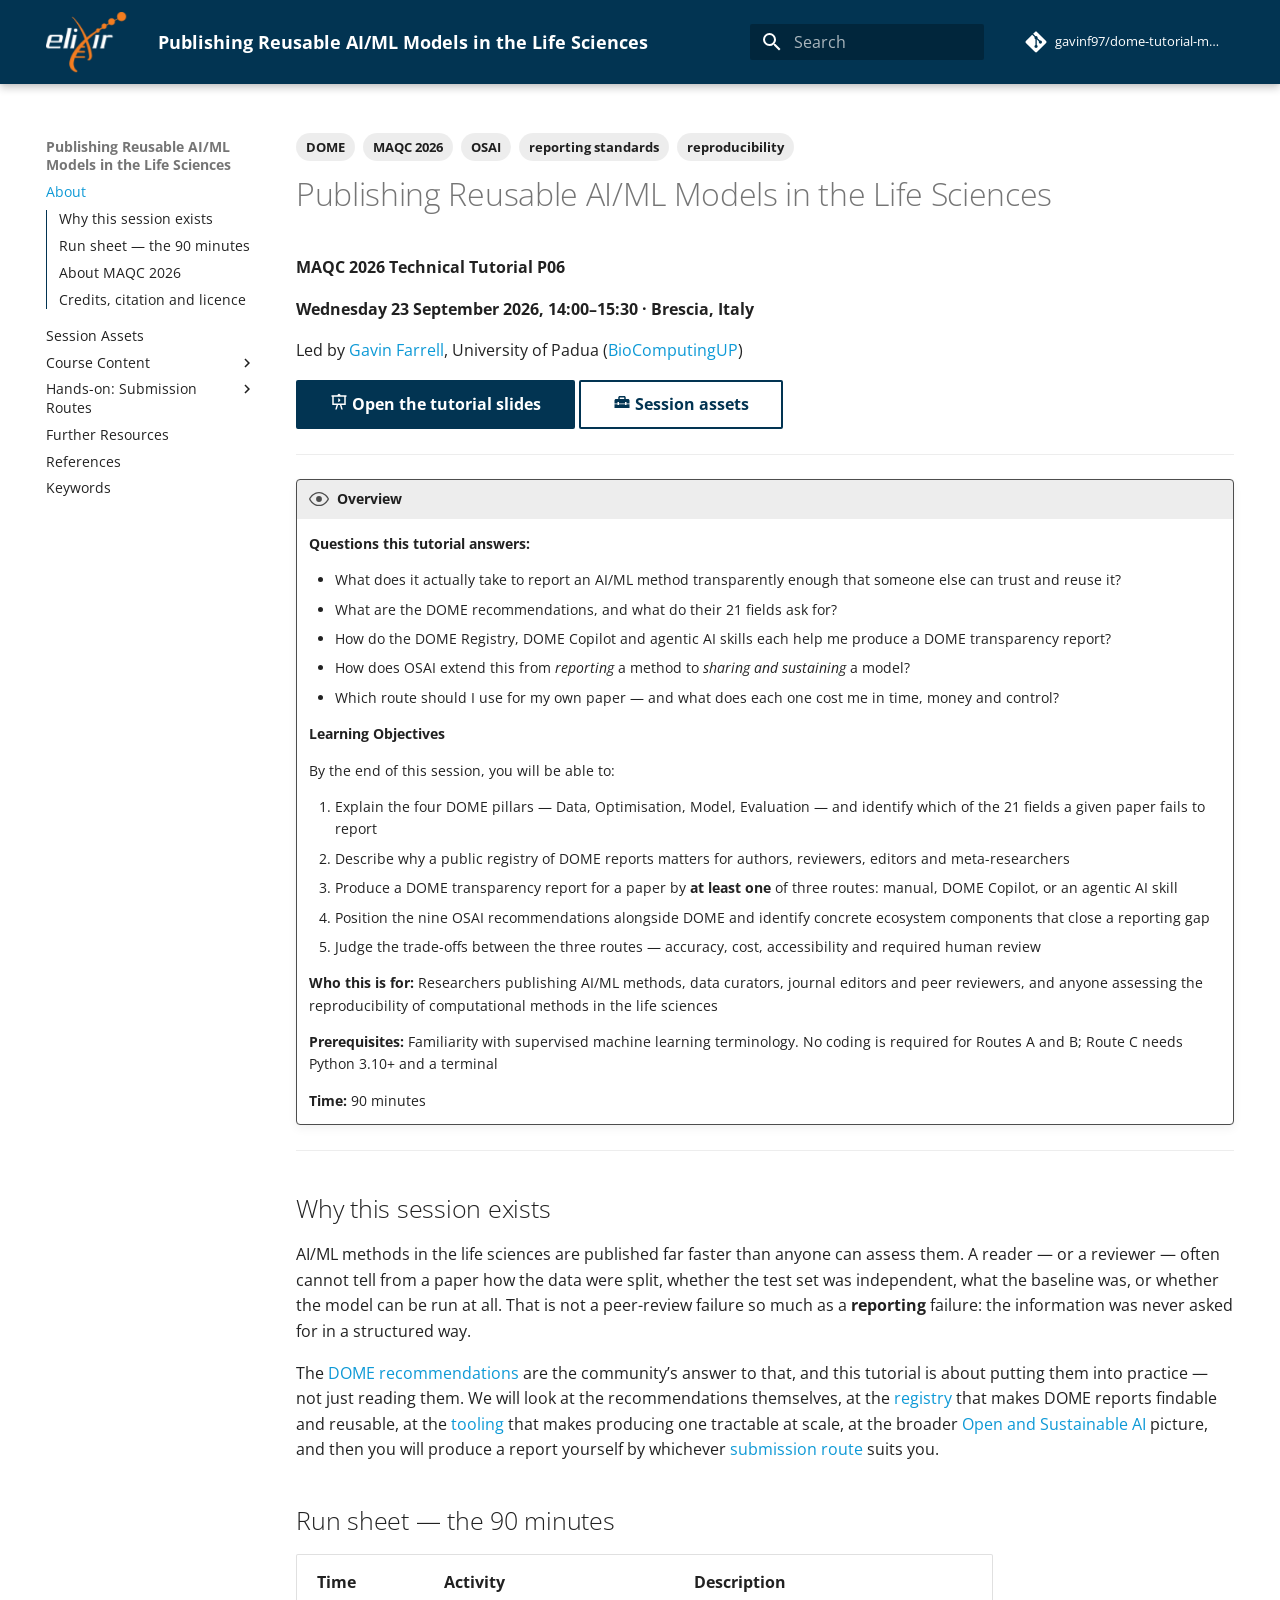
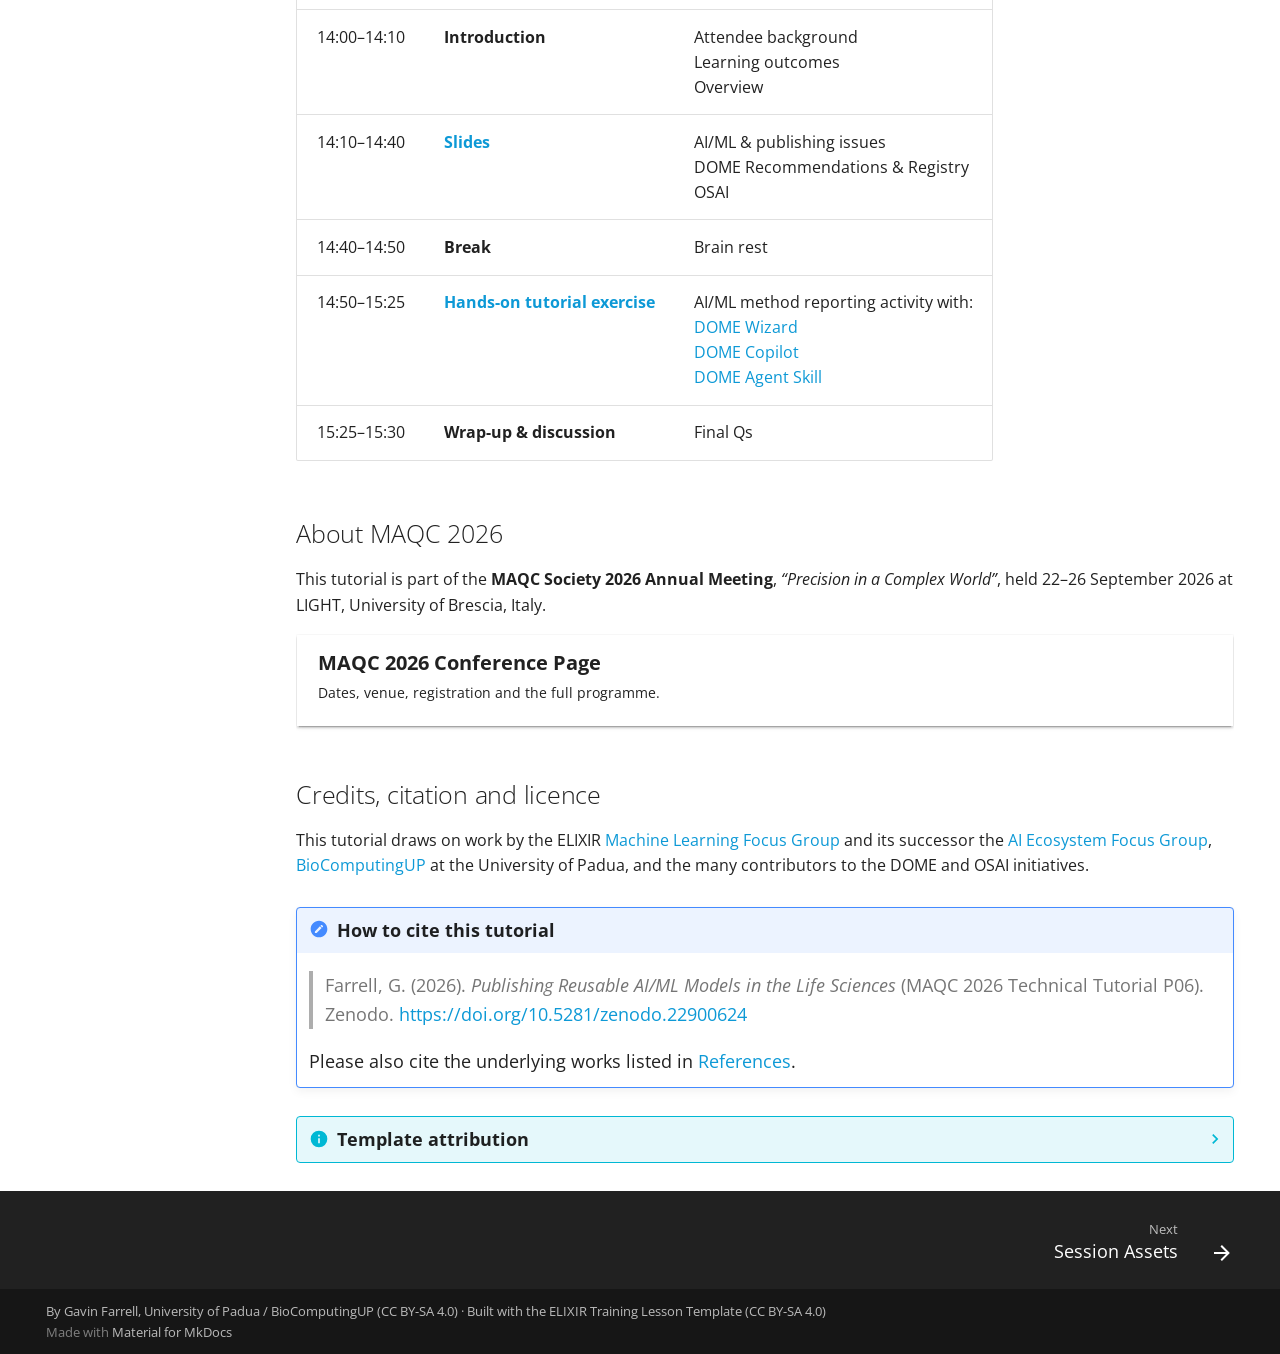
<file: index.html>
<!doctype html>
<html lang="en" class="no-js">
  <head>
    
      <meta charset="utf-8">
      <meta name="viewport" content="width=device-width,initial-scale=1">
      
        <meta name="description" content="MAQC 2026 technical tutorial P06 — using the DOME and OSAI frameworks to report, publish and reuse AI/ML methods transparently in the life sciences.
">
      
      
      
        <link rel="canonical" href="https://gavinf97.github.io/dome-tutorial-maqc-2026/">
      
      
      
        <link rel="next" href="assets/">
      
      
        
      
      
      <link rel="icon" href="assets/images/elixir_favicon.ico">
      <meta name="generator" content="mkdocs-1.6.1, mkdocs-material-9.7.7">
    
    
      
        <title>Publishing Reusable AI/ML Models in the Life Sciences</title>
      
    
    
      <link rel="stylesheet" href="assets/stylesheets/main.ec1eaa64.min.css">
      
      


    
    
      
    
    
      
        
        
        <link rel="preconnect" href="https://fonts.gstatic.com" crossorigin>
        <link rel="stylesheet" href="https://fonts.googleapis.com/css?family=Open+Sans:300,300i,400,400i,700,700i%7CRoboto+Mono:400,400i,700,700i&display=fallback">
        <style>:root{--md-text-font:"Open Sans";--md-code-font:"Roboto Mono"}</style>
      
    
    
      <link rel="stylesheet" href="stylesheets/extra.css">
    
      <link rel="stylesheet" href="stylesheets/neoteroi-mkdocs.css">
    
    <script>__md_scope=new URL(".",location),__md_hash=e=>[...e].reduce(((e,_)=>(e<<5)-e+_.charCodeAt(0)),0),__md_get=(e,_=localStorage,t=__md_scope)=>JSON.parse(_.getItem(t.pathname+"."+e)),__md_set=(e,_,t=localStorage,a=__md_scope)=>{try{t.setItem(a.pathname+"."+e,JSON.stringify(_))}catch(e){}}</script>
    
      

    
    
  </head>
  
  
    <body dir="ltr">
  
    
    <input class="md-toggle" data-md-toggle="drawer" type="checkbox" id="__drawer" autocomplete="off">
    <input class="md-toggle" data-md-toggle="search" type="checkbox" id="__search" autocomplete="off">
    <label class="md-overlay" for="__drawer"></label>
    <div data-md-component="skip">
      
        
        <a href="#publishing-reusable-aiml-models-in-the-life-sciences" class="md-skip">
          Skip to content
        </a>
      
    </div>
    <div data-md-component="announce">
      
    </div>
    
    
      

  

<header class="md-header md-header--shadow" data-md-component="header">
  <nav class="md-header__inner md-grid" aria-label="Header">
    <a href="." title="Publishing Reusable AI/ML Models in the Life Sciences" class="md-header__button md-logo" aria-label="Publishing Reusable AI/ML Models in the Life Sciences" data-md-component="logo">
      
  <img src="assets/images/white-orange-logo.png" alt="logo">

    </a>
    <label class="md-header__button md-icon" for="__drawer">
      
      <svg xmlns="http://www.w3.org/2000/svg" viewBox="0 0 24 24"><path d="M3 6h18v2H3zm0 5h18v2H3zm0 5h18v2H3z"/></svg>
    </label>
    <div class="md-header__title" data-md-component="header-title">
      <div class="md-header__ellipsis">
        <div class="md-header__topic">
          <span class="md-ellipsis">
            Publishing Reusable AI/ML Models in the Life Sciences
          </span>
        </div>
        <div class="md-header__topic" data-md-component="header-topic">
          <span class="md-ellipsis">
            
              About
            
          </span>
        </div>
      </div>
    </div>
    
    
      <script>var palette=__md_get("__palette");if(palette&&palette.color){if("(prefers-color-scheme)"===palette.color.media){var media=matchMedia("(prefers-color-scheme: light)"),input=document.querySelector(media.matches?"[data-md-color-media='(prefers-color-scheme: light)']":"[data-md-color-media='(prefers-color-scheme: dark)']");palette.color.media=input.getAttribute("data-md-color-media"),palette.color.scheme=input.getAttribute("data-md-color-scheme"),palette.color.primary=input.getAttribute("data-md-color-primary"),palette.color.accent=input.getAttribute("data-md-color-accent")}for(var[key,value]of Object.entries(palette.color))document.body.setAttribute("data-md-color-"+key,value)}</script>
    
    
    
      
      
        <label class="md-header__button md-icon" for="__search">
          
          <svg xmlns="http://www.w3.org/2000/svg" viewBox="0 0 24 24"><path d="M9.5 3A6.5 6.5 0 0 1 16 9.5c0 1.61-.59 3.09-1.56 4.23l.27.27h.79l5 5-1.5 1.5-5-5v-.79l-.27-.27A6.52 6.52 0 0 1 9.5 16 6.5 6.5 0 0 1 3 9.5 6.5 6.5 0 0 1 9.5 3m0 2C7 5 5 7 5 9.5S7 14 9.5 14 14 12 14 9.5 12 5 9.5 5"/></svg>
        </label>
        <div class="md-search" data-md-component="search" role="dialog">
  <label class="md-search__overlay" for="__search"></label>
  <div class="md-search__inner" role="search">
    <form class="md-search__form" name="search">
      <input type="text" class="md-search__input" name="query" aria-label="Search" placeholder="Search" autocapitalize="off" autocorrect="off" autocomplete="off" spellcheck="false" data-md-component="search-query" required>
      <label class="md-search__icon md-icon" for="__search">
        
        <svg xmlns="http://www.w3.org/2000/svg" viewBox="0 0 24 24"><path d="M9.5 3A6.5 6.5 0 0 1 16 9.5c0 1.61-.59 3.09-1.56 4.23l.27.27h.79l5 5-1.5 1.5-5-5v-.79l-.27-.27A6.52 6.52 0 0 1 9.5 16 6.5 6.5 0 0 1 3 9.5 6.5 6.5 0 0 1 9.5 3m0 2C7 5 5 7 5 9.5S7 14 9.5 14 14 12 14 9.5 12 5 9.5 5"/></svg>
        
        <svg xmlns="http://www.w3.org/2000/svg" viewBox="0 0 24 24"><path d="M20 11v2H8l5.5 5.5-1.42 1.42L4.16 12l7.92-7.92L13.5 5.5 8 11z"/></svg>
      </label>
      <nav class="md-search__options" aria-label="Search">
        
        <button type="reset" class="md-search__icon md-icon" title="Clear" aria-label="Clear" tabindex="-1">
          
          <svg xmlns="http://www.w3.org/2000/svg" viewBox="0 0 24 24"><path d="M19 6.41 17.59 5 12 10.59 6.41 5 5 6.41 10.59 12 5 17.59 6.41 19 12 13.41 17.59 19 19 17.59 13.41 12z"/></svg>
        </button>
      </nav>
      
    </form>
    <div class="md-search__output">
      <div class="md-search__scrollwrap" tabindex="0" data-md-scrollfix>
        <div class="md-search-result" data-md-component="search-result">
          <div class="md-search-result__meta">
            Initializing search
          </div>
          <ol class="md-search-result__list" role="presentation"></ol>
        </div>
      </div>
    </div>
  </div>
</div>
      
    
    
      <div class="md-header__source">
        <a href="https://github.com/gavinf97/dome-tutorial-maqc-2026" title="Go to repository" class="md-source" data-md-component="source">
  <div class="md-source__icon md-icon">
    
    <svg xmlns="http://www.w3.org/2000/svg" viewBox="0 0 448 512"><!--! Font Awesome Free 7.1.0 by @fontawesome - https://fontawesome.com License - https://fontawesome.com/license/free (Icons: CC BY 4.0, Fonts: SIL OFL 1.1, Code: MIT License) Copyright 2025 Fonticons, Inc.--><path d="M439.6 236.1 244 40.5c-5.4-5.5-12.8-8.5-20.4-8.5s-15 3-20.4 8.4L162.5 81l51.5 51.5c27.1-9.1 52.7 16.8 43.4 43.7l49.7 49.7c34.2-11.8 61.2 31 35.5 56.7-26.5 26.5-70.2-2.9-56-37.3L240.3 199v121.9c25.3 12.5 22.3 41.8 9.1 55-6.4 6.4-15.2 10.1-24.3 10.1s-17.8-3.6-24.3-10.1c-17.6-17.6-11.1-46.9 11.2-56v-123c-20.8-8.5-24.6-30.7-18.6-45L142.6 101 8.5 235.1C3 240.6 0 247.9 0 255.5s3 15 8.5 20.4l195.6 195.7c5.4 5.4 12.7 8.4 20.4 8.4s15-3 20.4-8.4l194.7-194.7c5.4-5.4 8.4-12.8 8.4-20.4s-3-15-8.4-20.4"/></svg>
  </div>
  <div class="md-source__repository">
    gavinf97/dome-tutorial-maqc-2026
  </div>
</a>
      </div>
    
  </nav>
  
</header>
    
    <div class="md-container" data-md-component="container">
      
      
        
          
        
      
      <main class="md-main" data-md-component="main">
        <div class="md-main__inner md-grid">
          
            
              
              <div class="md-sidebar md-sidebar--primary" data-md-component="sidebar" data-md-type="navigation" >
                <div class="md-sidebar__scrollwrap">
                  <div class="md-sidebar__inner">
                    



  

<nav class="md-nav md-nav--primary md-nav--integrated" aria-label="Navigation" data-md-level="0">
  <label class="md-nav__title" for="__drawer">
    <a href="." title="Publishing Reusable AI/ML Models in the Life Sciences" class="md-nav__button md-logo" aria-label="Publishing Reusable AI/ML Models in the Life Sciences" data-md-component="logo">
      
  <img src="assets/images/white-orange-logo.png" alt="logo">

    </a>
    Publishing Reusable AI/ML Models in the Life Sciences
  </label>
  
    <div class="md-nav__source">
      <a href="https://github.com/gavinf97/dome-tutorial-maqc-2026" title="Go to repository" class="md-source" data-md-component="source">
  <div class="md-source__icon md-icon">
    
    <svg xmlns="http://www.w3.org/2000/svg" viewBox="0 0 448 512"><!--! Font Awesome Free 7.1.0 by @fontawesome - https://fontawesome.com License - https://fontawesome.com/license/free (Icons: CC BY 4.0, Fonts: SIL OFL 1.1, Code: MIT License) Copyright 2025 Fonticons, Inc.--><path d="M439.6 236.1 244 40.5c-5.4-5.5-12.8-8.5-20.4-8.5s-15 3-20.4 8.4L162.5 81l51.5 51.5c27.1-9.1 52.7 16.8 43.4 43.7l49.7 49.7c34.2-11.8 61.2 31 35.5 56.7-26.5 26.5-70.2-2.9-56-37.3L240.3 199v121.9c25.3 12.5 22.3 41.8 9.1 55-6.4 6.4-15.2 10.1-24.3 10.1s-17.8-3.6-24.3-10.1c-17.6-17.6-11.1-46.9 11.2-56v-123c-20.8-8.5-24.6-30.7-18.6-45L142.6 101 8.5 235.1C3 240.6 0 247.9 0 255.5s3 15 8.5 20.4l195.6 195.7c5.4 5.4 12.7 8.4 20.4 8.4s15-3 20.4-8.4l194.7-194.7c5.4-5.4 8.4-12.8 8.4-20.4s-3-15-8.4-20.4"/></svg>
  </div>
  <div class="md-source__repository">
    gavinf97/dome-tutorial-maqc-2026
  </div>
</a>
    </div>
  
  <ul class="md-nav__list" data-md-scrollfix>
    
      
      
  
  
    
  
  
  
    <li class="md-nav__item md-nav__item--active">
      
      <input class="md-nav__toggle md-toggle" type="checkbox" id="__toc">
      
      
        
      
      
        <label class="md-nav__link md-nav__link--active" for="__toc">
          
  
  
  <span class="md-ellipsis">
    
  
    About
  

    
  </span>
  
  

          <span class="md-nav__icon md-icon"></span>
        </label>
      
      <a href="." class="md-nav__link md-nav__link--active">
        
  
  
  <span class="md-ellipsis">
    
  
    About
  

    
  </span>
  
  

      </a>
      
        

<nav class="md-nav md-nav--secondary" aria-label="Table of contents">
  
  
  
    
  
  
    <label class="md-nav__title" for="__toc">
      <span class="md-nav__icon md-icon"></span>
      Table of contents
    </label>
    <ul class="md-nav__list" data-md-component="toc" data-md-scrollfix>
      
        <li class="md-nav__item">
  <a href="#why-this-session-exists" class="md-nav__link">
    <span class="md-ellipsis">
      
        Why this session exists
      
    </span>
  </a>
  
</li>
      
        <li class="md-nav__item">
  <a href="#run-sheet-the-90-minutes" class="md-nav__link">
    <span class="md-ellipsis">
      
        Run sheet — the 90 minutes
      
    </span>
  </a>
  
</li>
      
        <li class="md-nav__item">
  <a href="#about-maqc-2026" class="md-nav__link">
    <span class="md-ellipsis">
      
        About MAQC 2026
      
    </span>
  </a>
  
</li>
      
        <li class="md-nav__item">
  <a href="#credits-citation-and-licence" class="md-nav__link">
    <span class="md-ellipsis">
      
        Credits, citation and licence
      
    </span>
  </a>
  
</li>
      
    </ul>
  
</nav>
      
    </li>
  

    
      
      
  
  
  
  
    <li class="md-nav__item">
      <a href="assets/" class="md-nav__link">
        
  
  
  <span class="md-ellipsis">
    
  
    Session Assets
  

    
  </span>
  
  

      </a>
    </li>
  

    
      
      
  
  
  
  
    
    
    
    
    
    <li class="md-nav__item md-nav__item--nested">
      
        
        
        <input class="md-nav__toggle md-toggle " type="checkbox" id="__nav_3" >
        
          
          <label class="md-nav__link" for="__nav_3" id="__nav_3_label" tabindex="0">
            
  
  
  <span class="md-ellipsis">
    
  
    Course Content
  

    
  </span>
  
  

            <span class="md-nav__icon md-icon"></span>
          </label>
        
        <nav class="md-nav" data-md-level="1" aria-labelledby="__nav_3_label" aria-expanded="false">
          <label class="md-nav__title" for="__nav_3">
            <span class="md-nav__icon md-icon"></span>
            
  
    Course Content
  

          </label>
          <ul class="md-nav__list" data-md-scrollfix>
            
              
                
  
  
  
  
    <li class="md-nav__item">
      <a href="chapters/chapter_01_dome/" class="md-nav__link">
        
  
  
  <span class="md-ellipsis">
    
  
    1. The DOME Recommendations
  

    
  </span>
  
  

      </a>
    </li>
  

              
            
              
                
  
  
  
  
    <li class="md-nav__item">
      <a href="chapters/chapter_02_registry/" class="md-nav__link">
        
  
  
  <span class="md-ellipsis">
    
  
    2. The DOME Registry
  

    
  </span>
  
  

      </a>
    </li>
  

              
            
              
                
  
  
  
  
    <li class="md-nav__item">
      <a href="chapters/chapter_03_copilot/" class="md-nav__link">
        
  
  
  <span class="md-ellipsis">
    
  
    3. DOME Copilot
  

    
  </span>
  
  

      </a>
    </li>
  

              
            
              
                
  
  
  
  
    <li class="md-nav__item">
      <a href="chapters/chapter_04_osai/" class="md-nav__link">
        
  
  
  <span class="md-ellipsis">
    
  
    4. Open & Sustainable AI (OSAI)
  

    
  </span>
  
  

      </a>
    </li>
  

              
            
              
                
  
  
  
  
    <li class="md-nav__item">
      <a href="chapters/chapter_05_agentic/" class="md-nav__link">
        
  
  
  <span class="md-ellipsis">
    
  
    5. Agentic AI Skills for DOME
  

    
  </span>
  
  

      </a>
    </li>
  

              
            
          </ul>
        </nav>
      
    </li>
  

    
      
      
  
  
  
  
    
    
    
    
    
    <li class="md-nav__item md-nav__item--nested">
      
        
        
        <input class="md-nav__toggle md-toggle " type="checkbox" id="__nav_4" >
        
          
          <label class="md-nav__link" for="__nav_4" id="__nav_4_label" tabindex="0">
            
  
  
  <span class="md-ellipsis">
    
  
    Hands-on: Submission Routes
  

    
  </span>
  
  

            <span class="md-nav__icon md-icon"></span>
          </label>
        
        <nav class="md-nav" data-md-level="1" aria-labelledby="__nav_4_label" aria-expanded="false">
          <label class="md-nav__title" for="__nav_4">
            <span class="md-nav__icon md-icon"></span>
            
  
    Hands-on: Submission Routes
  

          </label>
          <ul class="md-nav__list" data-md-scrollfix>
            
              
                
  
  
  
  
    <li class="md-nav__item">
      <a href="routes/" class="md-nav__link">
        
  
  
  <span class="md-ellipsis">
    
  
    Choosing a route
  

    
  </span>
  
  

      </a>
    </li>
  

              
            
              
                
  
  
  
  
    <li class="md-nav__item">
      <a href="chapters/chapter_06_route_manual/" class="md-nav__link">
        
  
  
  <span class="md-ellipsis">
    
  
    Route A — Manual via the DOME Wizard
  

    
  </span>
  
  

      </a>
    </li>
  

              
            
              
                
  
  
  
  
    <li class="md-nav__item">
      <a href="chapters/chapter_07_route_copilot/" class="md-nav__link">
        
  
  
  <span class="md-ellipsis">
    
  
    Route B — DOME Copilot
  

    
  </span>
  
  

      </a>
    </li>
  

              
            
              
                
  
  
  
  
    <li class="md-nav__item">
      <a href="chapters/chapter_08_route_agent/" class="md-nav__link">
        
  
  
  <span class="md-ellipsis">
    
  
    Route C — Agent Skills
  

    
  </span>
  
  

      </a>
    </li>
  

              
            
          </ul>
        </nav>
      
    </li>
  

    
      
      
  
  
  
  
    <li class="md-nav__item">
      <a href="follow_up_training/" class="md-nav__link">
        
  
  
  <span class="md-ellipsis">
    
  
    Further Resources
  

    
  </span>
  
  

      </a>
    </li>
  

    
      
      
  
  
  
  
    <li class="md-nav__item">
      <a href="chapters/references/" class="md-nav__link">
        
  
  
  <span class="md-ellipsis">
    
  
    References
  

    
  </span>
  
  

      </a>
    </li>
  

    
      
      
  
  
  
  
    <li class="md-nav__item">
      <a href="keywords/" class="md-nav__link">
        
  
  
  <span class="md-ellipsis">
    
  
    Keywords
  

    
  </span>
  
  

      </a>
    </li>
  

    
  </ul>
</nav>
                  </div>
                </div>
              </div>
            
            
          
          
            <div class="md-content" data-md-component="content">
              
              <article class="md-content__inner md-typeset">
                
                  

  <nav class="md-tags" >
    
      
      
      
      
        <a href="keywords/#tag:dome" class="md-tag">DOME</a>
      
    
      
      
      
      
        <a href="keywords/#tag:maqc-2026" class="md-tag">MAQC 2026</a>
      
    
      
      
      
      
        <a href="keywords/#tag:osai" class="md-tag">OSAI</a>
      
    
      
      
      
      
        <a href="keywords/#tag:reporting-standards" class="md-tag">reporting standards</a>
      
    
      
      
      
      
        <a href="keywords/#tag:reproducibility" class="md-tag">reproducibility</a>
      
    
  </nav>


  
  


<div><h1 id="publishing-reusable-aiml-models-in-the-life-sciences">Publishing Reusable AI/ML Models in the Life Sciences</h1>
<p><strong>MAQC 2026 Technical Tutorial P06</strong></p>
<p><strong>Wednesday 23 September 2026, 14:00–15:30 · Brescia, Italy</strong></p>
<p>Led by <a href="https://orcid.org/0000-0001-5166-8551">Gavin Farrell</a>, University of Padua (<a href="https://protein.bio.unipd.it/">BioComputingUP</a>)</p>
<p><a class="md-button md-button--primary" href="https://docs.google.com/presentation/d/1YyIH6UaMAw16p5z5xwGjAdpWyqXuT1-GMjMfYWFtFnU/edit?slide=id.g3fbb5ca46c4_0_934#slide=id.g3fbb5ca46c4_0_934"><span class="twemoji"><svg xmlns="http://www.w3.org/2000/svg" viewbox="0 0 24 24"><path d="M2 3h8a2 2 0 0 1 2-2 2 2 0 0 1 2 2h8v2h-1v11h-5.75L17 22h-2l-1.75-6h-2.5L9 22H7l1.75-6H3V5H2zm3 2v9h14V5zm6.85 6.85a.5.5 0 0 1-.35.15.5.5 0 0 1-.5-.5v-4a.5.5 0 0 1 .5-.5c.14 0 .26.06.35.15l1.4 1.39c.32.32.64.64.64.96s-.32.64-.64.96z"></path></svg></span> Open the tutorial slides</a>
<a class="md-button" href="assets/"><span class="twemoji"><svg xmlns="http://www.w3.org/2000/svg" viewbox="0 0 24 24"><path d="M18 16h-2v-1H8v1H6v-1H2v5h20v-5h-4zm2-8h-3V6c0-1.1-.9-2-2-2H9c-1.1 0-2 .9-2 2v2H4c-1.1 0-2 .9-2 2v4h4v-2h2v2h8v-2h2v2h4v-4c0-1.1-.9-2-2-2m-5 0H9V6h6z"></path></svg></span> Session assets</a></p>
<hr>
<div class="admonition overview">
<p class="admonition-title">Overview</p>
<p><strong>Questions this tutorial answers:</strong></p>
<ul>
<li>What does it actually take to report an AI/ML method transparently enough that someone else can trust and reuse it?</li>
<li>What are the DOME recommendations, and what do their 21 fields ask for?</li>
<li>How do the DOME Registry, DOME Copilot and agentic AI skills each help me produce a DOME transparency report?</li>
<li>How does OSAI extend this from <em>reporting</em> a method to <em>sharing and sustaining</em> a model?</li>
<li>Which route should I use for my own paper — and what does each one cost me in time, money and control?</li>
</ul>
<p><strong>Learning Objectives</strong></p>
<p>By the end of this session, you will be able to:</p>
<ol>
<li>Explain the four DOME pillars — Data, Optimisation, Model, Evaluation — and identify which of the 21 fields a given paper fails to report</li>
<li>Describe why a public registry of DOME reports matters for authors, reviewers, editors and meta-researchers</li>
<li>Produce a DOME transparency report for a paper by <strong>at least one</strong> of three routes: manual, DOME Copilot, or an agentic AI skill</li>
<li>Position the nine OSAI recommendations alongside DOME and identify concrete ecosystem components that close a reporting gap</li>
<li>Judge the trade-offs between the three routes — accuracy, cost, accessibility and required human review</li>
</ol>
<p><strong>Who this is for:</strong> Researchers publishing AI/ML methods, data curators, journal editors and peer reviewers, and anyone assessing the reproducibility of computational methods in the life sciences</p>
<p><strong>Prerequisites:</strong> Familiarity with supervised machine learning terminology. No coding is required for Routes A and B; Route C needs Python 3.10+ and a terminal</p>
<p><strong>Time:</strong> 90 minutes</p>
</div>
<hr>
<h2 id="why-this-session-exists">Why this session exists</h2>
<p>AI/ML methods in the life sciences are published far faster than anyone can
assess them. A reader — or a reviewer — often cannot tell from a paper how the
data were split, whether the test set was independent, what the baseline was,
or whether the model can be run at all. That is not a peer-review failure so
much as a <strong>reporting</strong> failure: the information was never asked for in a
structured way.</p>
<p>The <a href="chapters/chapter_01_dome/">DOME recommendations</a> are the community’s
answer to that, and this tutorial is about putting them into practice — not
just reading them. We will look at the recommendations themselves, at the
<a href="chapters/chapter_02_registry/">registry</a> that makes DOME reports findable
and reusable, at the <a href="chapters/chapter_03_copilot/">tooling</a> that makes
producing one tractable at scale, at the broader
<a href="chapters/chapter_04_osai/">Open and Sustainable AI</a> picture, and then you
will produce a report yourself by whichever
<a href="routes/">submission route</a> suits you.</p>
<h2 id="run-sheet-the-90-minutes">Run sheet — the 90 minutes</h2>
<table>
<thead>
<tr>
<th>Time</th>
<th>Activity</th>
<th>Description</th>
</tr>
</thead>
<tbody>
<tr>
<td>14:00–14:10</td>
<td><strong>Introduction</strong></td>
<td>Attendee background<br>Learning outcomes<br>Overview</td>
</tr>
<tr>
<td>14:10–14:40</td>
<td><strong><a href="https://docs.google.com/presentation/d/1YyIH6UaMAw16p5z5xwGjAdpWyqXuT1-GMjMfYWFtFnU/edit?slide=id.g3fbb5ca46c4_0_934#slide=id.g3fbb5ca46c4_0_934">Slides</a></strong></td>
<td>AI/ML &amp; publishing issues<br>DOME Recommendations &amp; Registry<br>OSAI</td>
</tr>
<tr>
<td>14:40–14:50</td>
<td><strong>Break</strong></td>
<td>Brain rest</td>
</tr>
<tr>
<td>14:50–15:25</td>
<td><strong><a href="routes/">Hands-on tutorial exercise</a></strong></td>
<td>AI/ML method reporting activity with:<br><a href="chapters/chapter_06_route_manual/">DOME Wizard</a><br><a href="chapters/chapter_07_route_copilot/">DOME Copilot</a><br><a href="chapters/chapter_08_route_agent/">DOME Agent Skill</a></td>
</tr>
<tr>
<td>15:25–15:30</td>
<td><strong>Wrap-up &amp; discussion</strong></td>
<td>Final Qs</td>
</tr>
</tbody>
</table>
<h2 id="about-maqc-2026">About MAQC 2026</h2>
<p>This tutorial is part of the <strong>MAQC Society 2026 Annual Meeting</strong>, <em>“Precision
in a Complex World”</em>, held 22–26 September 2026 at LIGHT, University of Brescia,
Italy.</p>
<div class="nt-cards nt-grid cols-1">
<div class="nt-card"><a href="https://themaqc.org/conferences/"><div><div class="nt-card-content"><p class="nt-card-title">MAQC 2026 Conference Page</p><p class="nt-card-text">Dates, venue, registration and the full programme.</p></div></div></a></div>
</div>
<h2 id="credits-citation-and-licence">Credits, citation and licence</h2>
<p>This tutorial draws on work by the ELIXIR
<a href="https://elixir-europe.org/focus-groups/machine-learning">Machine Learning Focus Group</a>
and its successor the <a href="https://elixir-europe.org/focus-groups/ai-ecosystem">AI Ecosystem Focus Group</a>,
<a href="https://protein.bio.unipd.it/">BioComputingUP</a> at the University of Padua, and
the many contributors to the DOME and OSAI initiatives.</p>
<div class="admonition note">
<p class="admonition-title">How to cite this tutorial</p>
<blockquote>
<p>Farrell, G. (2026). <em>Publishing Reusable AI/ML Models in the Life Sciences</em>
(MAQC 2026 Technical Tutorial P06). Zenodo.
<a href="https://doi.org/10.5281/zenodo.22900624">https://doi.org/10.5281/zenodo.22900624</a></p>
</blockquote>
<p>Please also cite the underlying works listed in <a href="chapters/references/">References</a>.</p>
</div>
<details class="info">
<summary>Template attribution</summary>
<p>This site is built with the <a href="https://zenodo.org/records/7913092">ELIXIR Training Lesson Template</a>
by van Geest G, Kronander E, Romero Herrera JA, Žlender N, ELIXIR Training
Coordination Team &amp; Cardona A (2023), DOI
<a href="https://doi.org/10.5281/zenodo.7913092">10.5281/zenodo.7913092</a>, CC BY-SA 4.0.
Content has been replaced with the MAQC 2026 tutorial material. Because the
template is ShareAlike, <strong>this tutorial is also licensed
<a href="https://creativecommons.org/licenses/by-sa/4.0/">CC BY-SA 4.0</a></strong>.</p>
</details>
<script type="application/ld+json">
{
    "@context": "https://schema.org/",
    "@type": "LearningResource",
    "@id": "https://gavinf97.github.io/dome-tutorial-maqc-2026/",
    "identifier": "https://doi.org/10.5281/zenodo.22900624",
    "conformsTo": "https://bioschemas.org/profiles/TrainingMaterial/1.0-RELEASE",
    "description": "Tutorial companion site for MAQC 2026 session P06, \"Publishing Reusable AI/ML Models in the Life Sciences\". Covers the DOME recommendations for reporting supervised machine learning in biology, the DOME Registry, DOME Copilot, the Open and Sustainable AI (OSAI) recommendations, and three practical routes to producing a DOME transparency report: manual annotation, LLM-assisted annotation with DOME Copilot, and agentic annotation with the DOME Agent Skill.\n",
    "keywords": "DOME, OSAI, machine learning, reporting standards, transparency, reproducibility, FAIR, ELIXIR, MAQC, AI registries",
    "name": "Publishing Reusable AI/ML Models in the Life Sciences \u2014 MAQC 2026 Tutorial",
    "license": "CC-BY-SA-4.0",
    "url": "https://gavinf97.github.io/dome-tutorial-maqc-2026/",
    "audience": "Researchers, data curators, journal editors and reviewers working with AI/ML methods in the life sciences",
    "competencyRequired": "Basic familiarity with supervised machine learning terminology",
    "timeRequired": "PT1H30M",
    "inLanguage": "en",
    "author": [
        {
            "@type": "Person",
            "name": "Gavin Farrell",
            "url": "https://orcid.org/0000-0001-5166-8551"
        }
    ]
}
</script></div>







  
  






                
              </article>
            </div>
          
          
<script>var target=document.getElementById(location.hash.slice(1));target&&target.name&&(target.checked=target.name.startsWith("__tabbed_"))</script>
        </div>
        
          <button type="button" class="md-top md-icon" data-md-component="top" hidden>
  
  <svg xmlns="http://www.w3.org/2000/svg" viewBox="0 0 24 24"><path d="M13 20h-2V8l-5.5 5.5-1.42-1.42L12 4.16l7.92 7.92-1.42 1.42L13 8z"/></svg>
  Back to top
</button>
        
      </main>
      
        <footer class="md-footer">
  
    
      
      <nav class="md-footer__inner md-grid" aria-label="Footer" >
        
        
          
          <a href="assets/" class="md-footer__link md-footer__link--next" aria-label="Next: Session Assets">
            <div class="md-footer__title">
              <span class="md-footer__direction">
                Next
              </span>
              <div class="md-ellipsis">
                Session Assets
              </div>
            </div>
            <div class="md-footer__button md-icon">
              
              <svg xmlns="http://www.w3.org/2000/svg" viewBox="0 0 24 24"><path d="M4 11v2h12l-5.5 5.5 1.42 1.42L19.84 12l-7.92-7.92L10.5 5.5 16 11z"/></svg>
            </div>
          </a>
        
      </nav>
    
  
  <div class="md-footer-meta md-typeset">
    <div class="md-footer-meta__inner md-grid">
      <div class="md-copyright">
  
    <div class="md-copyright__highlight">
      By Gavin Farrell, University of Padua / BioComputingUP (CC BY-SA 4.0) &middot; Built with the <a href="https://doi.org/10.5281/zenodo.7913092">ELIXIR Training Lesson Template</a> (CC BY-SA 4.0)

    </div>
  
  
    Made with
    <a href="https://squidfunk.github.io/mkdocs-material/" target="_blank" rel="noopener">
      Material for MkDocs
    </a>
  
</div>
      
    </div>
  </div>
</footer>
      
    </div>
    <div class="md-dialog" data-md-component="dialog">
      <div class="md-dialog__inner md-typeset"></div>
    </div>
    
    
    
      
      
      <script id="__config" type="application/json">{"annotate": null, "base": ".", "features": ["navigation.top", "navigation.footer", "toc.integrate"], "search": "assets/javascripts/workers/search.2c215733.min.js", "tags": null, "translations": {"clipboard.copied": "Copied to clipboard", "clipboard.copy": "Copy to clipboard", "search.result.more.one": "1 more on this page", "search.result.more.other": "# more on this page", "search.result.none": "No matching documents", "search.result.one": "1 matching document", "search.result.other": "# matching documents", "search.result.placeholder": "Type to start searching", "search.result.term.missing": "Missing", "select.version": "Select version"}, "version": null}</script>
    
    
      <script src="assets/javascripts/bundle.d7400e89.min.js"></script>
      
    
  </body>
</html>
</file>
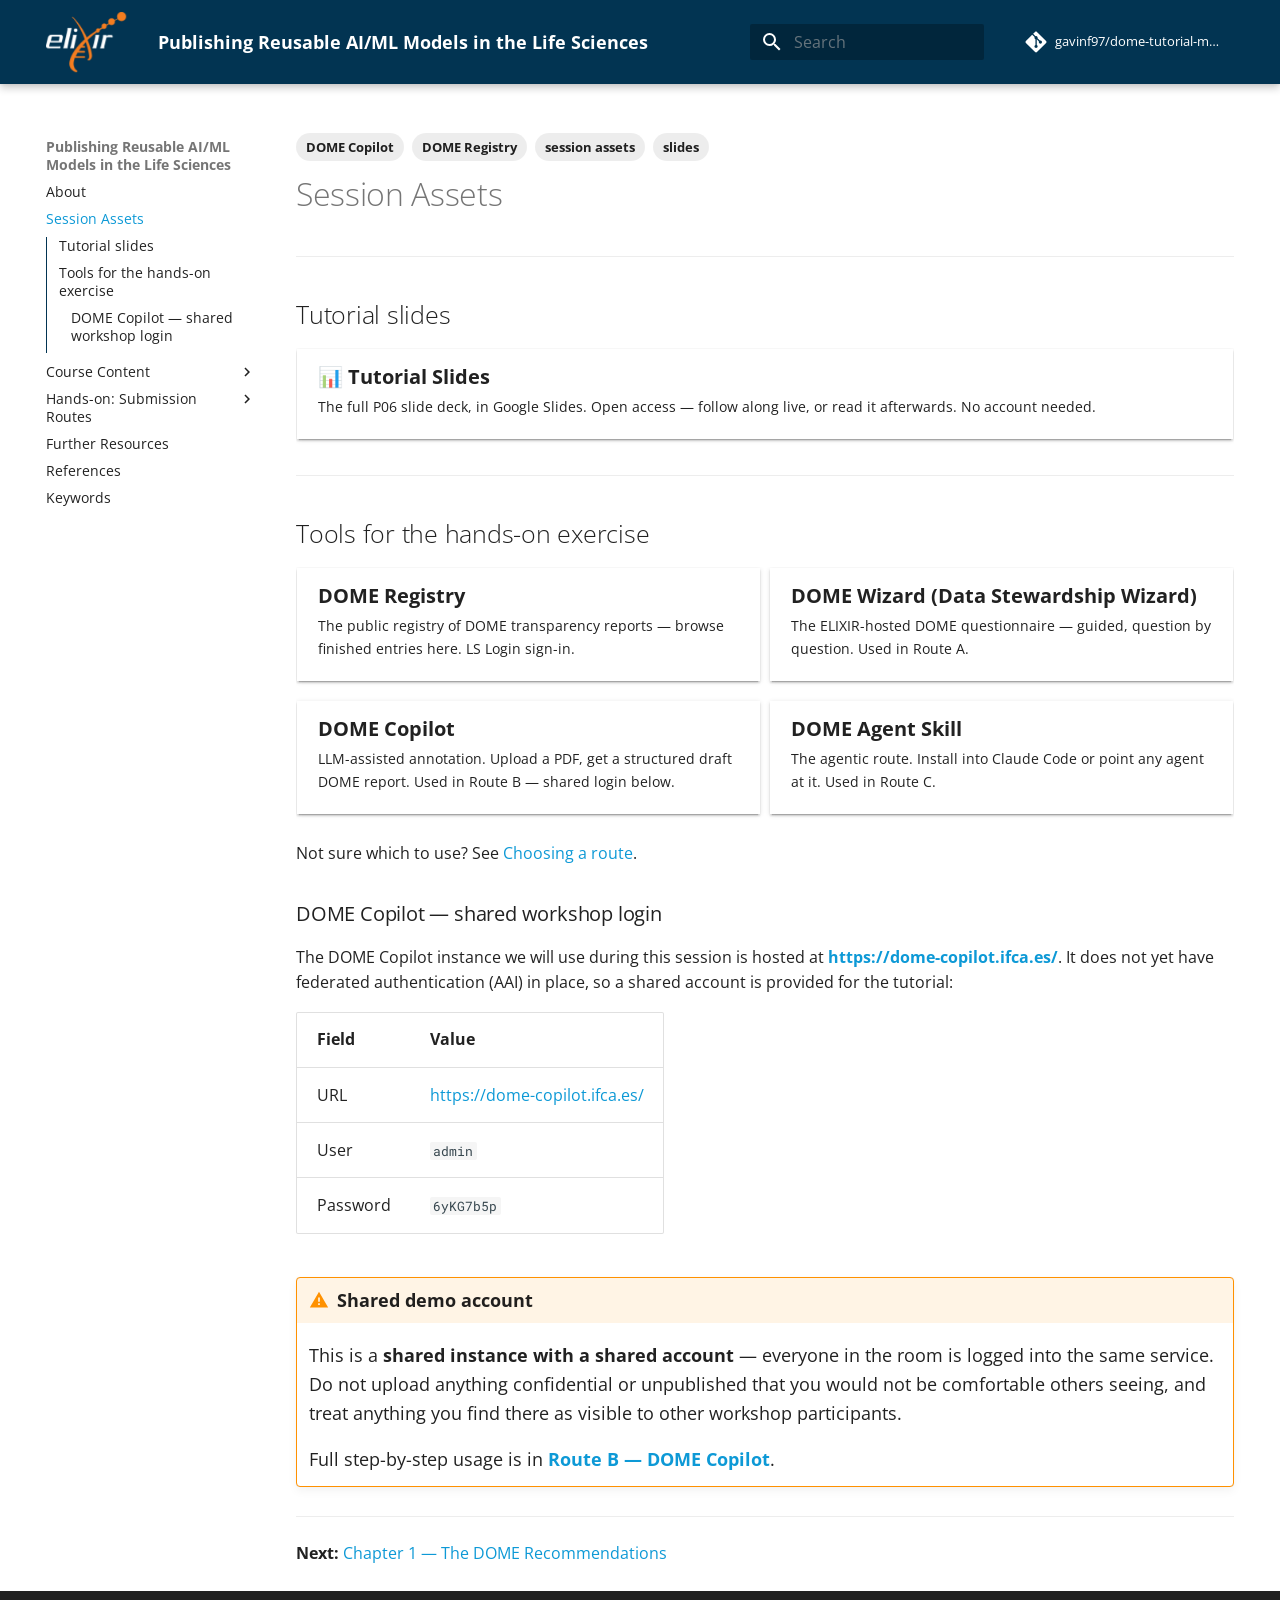
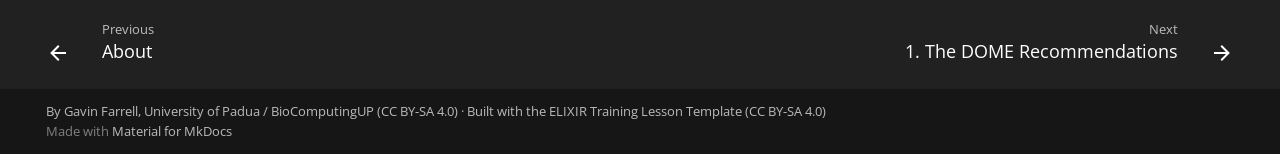
<file: assets/index.html>
<!doctype html>
<html lang="en" class="no-js">
  <head>
    
      <meta charset="utf-8">
      <meta name="viewport" content="width=device-width,initial-scale=1">
      
        <meta name="description" content="MAQC 2026 technical tutorial P06 — using the DOME and OSAI frameworks to report, publish and reuse AI/ML methods transparently in the life sciences.
">
      
      
      
        <link rel="canonical" href="https://gavinf97.github.io/dome-tutorial-maqc-2026/assets/">
      
      
        <link rel="prev" href="..">
      
      
        <link rel="next" href="../chapters/chapter_01_dome/">
      
      
        
      
      
      <link rel="icon" href="images/elixir_favicon.ico">
      <meta name="generator" content="mkdocs-1.6.1, mkdocs-material-9.7.7">
    
    
      
        <title>Session Assets - Publishing Reusable AI/ML Models in the Life Sciences</title>
      
    
    
      <link rel="stylesheet" href="stylesheets/main.ec1eaa64.min.css">
      
      


    
    
      
    
    
      
        
        
        <link rel="preconnect" href="https://fonts.gstatic.com" crossorigin>
        <link rel="stylesheet" href="https://fonts.googleapis.com/css?family=Open+Sans:300,300i,400,400i,700,700i%7CRoboto+Mono:400,400i,700,700i&display=fallback">
        <style>:root{--md-text-font:"Open Sans";--md-code-font:"Roboto Mono"}</style>
      
    
    
      <link rel="stylesheet" href="../stylesheets/extra.css">
    
      <link rel="stylesheet" href="../stylesheets/neoteroi-mkdocs.css">
    
    <script>__md_scope=new URL("..",location),__md_hash=e=>[...e].reduce(((e,_)=>(e<<5)-e+_.charCodeAt(0)),0),__md_get=(e,_=localStorage,t=__md_scope)=>JSON.parse(_.getItem(t.pathname+"."+e)),__md_set=(e,_,t=localStorage,a=__md_scope)=>{try{t.setItem(a.pathname+"."+e,JSON.stringify(_))}catch(e){}}</script>
    
      

    
    
  </head>
  
  
    <body dir="ltr">
  
    
    <input class="md-toggle" data-md-toggle="drawer" type="checkbox" id="__drawer" autocomplete="off">
    <input class="md-toggle" data-md-toggle="search" type="checkbox" id="__search" autocomplete="off">
    <label class="md-overlay" for="__drawer"></label>
    <div data-md-component="skip">
      
        
        <a href="#session-assets" class="md-skip">
          Skip to content
        </a>
      
    </div>
    <div data-md-component="announce">
      
    </div>
    
    
      

  

<header class="md-header md-header--shadow" data-md-component="header">
  <nav class="md-header__inner md-grid" aria-label="Header">
    <a href=".." title="Publishing Reusable AI/ML Models in the Life Sciences" class="md-header__button md-logo" aria-label="Publishing Reusable AI/ML Models in the Life Sciences" data-md-component="logo">
      
  <img src="images/white-orange-logo.png" alt="logo">

    </a>
    <label class="md-header__button md-icon" for="__drawer">
      
      <svg xmlns="http://www.w3.org/2000/svg" viewBox="0 0 24 24"><path d="M3 6h18v2H3zm0 5h18v2H3zm0 5h18v2H3z"/></svg>
    </label>
    <div class="md-header__title" data-md-component="header-title">
      <div class="md-header__ellipsis">
        <div class="md-header__topic">
          <span class="md-ellipsis">
            Publishing Reusable AI/ML Models in the Life Sciences
          </span>
        </div>
        <div class="md-header__topic" data-md-component="header-topic">
          <span class="md-ellipsis">
            
              Session Assets
            
          </span>
        </div>
      </div>
    </div>
    
    
      <script>var palette=__md_get("__palette");if(palette&&palette.color){if("(prefers-color-scheme)"===palette.color.media){var media=matchMedia("(prefers-color-scheme: light)"),input=document.querySelector(media.matches?"[data-md-color-media='(prefers-color-scheme: light)']":"[data-md-color-media='(prefers-color-scheme: dark)']");palette.color.media=input.getAttribute("data-md-color-media"),palette.color.scheme=input.getAttribute("data-md-color-scheme"),palette.color.primary=input.getAttribute("data-md-color-primary"),palette.color.accent=input.getAttribute("data-md-color-accent")}for(var[key,value]of Object.entries(palette.color))document.body.setAttribute("data-md-color-"+key,value)}</script>
    
    
    
      
      
        <label class="md-header__button md-icon" for="__search">
          
          <svg xmlns="http://www.w3.org/2000/svg" viewBox="0 0 24 24"><path d="M9.5 3A6.5 6.5 0 0 1 16 9.5c0 1.61-.59 3.09-1.56 4.23l.27.27h.79l5 5-1.5 1.5-5-5v-.79l-.27-.27A6.52 6.52 0 0 1 9.5 16 6.5 6.5 0 0 1 3 9.5 6.5 6.5 0 0 1 9.5 3m0 2C7 5 5 7 5 9.5S7 14 9.5 14 14 12 14 9.5 12 5 9.5 5"/></svg>
        </label>
        <div class="md-search" data-md-component="search" role="dialog">
  <label class="md-search__overlay" for="__search"></label>
  <div class="md-search__inner" role="search">
    <form class="md-search__form" name="search">
      <input type="text" class="md-search__input" name="query" aria-label="Search" placeholder="Search" autocapitalize="off" autocorrect="off" autocomplete="off" spellcheck="false" data-md-component="search-query" required>
      <label class="md-search__icon md-icon" for="__search">
        
        <svg xmlns="http://www.w3.org/2000/svg" viewBox="0 0 24 24"><path d="M9.5 3A6.5 6.5 0 0 1 16 9.5c0 1.61-.59 3.09-1.56 4.23l.27.27h.79l5 5-1.5 1.5-5-5v-.79l-.27-.27A6.52 6.52 0 0 1 9.5 16 6.5 6.5 0 0 1 3 9.5 6.5 6.5 0 0 1 9.5 3m0 2C7 5 5 7 5 9.5S7 14 9.5 14 14 12 14 9.5 12 5 9.5 5"/></svg>
        
        <svg xmlns="http://www.w3.org/2000/svg" viewBox="0 0 24 24"><path d="M20 11v2H8l5.5 5.5-1.42 1.42L4.16 12l7.92-7.92L13.5 5.5 8 11z"/></svg>
      </label>
      <nav class="md-search__options" aria-label="Search">
        
        <button type="reset" class="md-search__icon md-icon" title="Clear" aria-label="Clear" tabindex="-1">
          
          <svg xmlns="http://www.w3.org/2000/svg" viewBox="0 0 24 24"><path d="M19 6.41 17.59 5 12 10.59 6.41 5 5 6.41 10.59 12 5 17.59 6.41 19 12 13.41 17.59 19 19 17.59 13.41 12z"/></svg>
        </button>
      </nav>
      
    </form>
    <div class="md-search__output">
      <div class="md-search__scrollwrap" tabindex="0" data-md-scrollfix>
        <div class="md-search-result" data-md-component="search-result">
          <div class="md-search-result__meta">
            Initializing search
          </div>
          <ol class="md-search-result__list" role="presentation"></ol>
        </div>
      </div>
    </div>
  </div>
</div>
      
    
    
      <div class="md-header__source">
        <a href="https://github.com/gavinf97/dome-tutorial-maqc-2026" title="Go to repository" class="md-source" data-md-component="source">
  <div class="md-source__icon md-icon">
    
    <svg xmlns="http://www.w3.org/2000/svg" viewBox="0 0 448 512"><!--! Font Awesome Free 7.1.0 by @fontawesome - https://fontawesome.com License - https://fontawesome.com/license/free (Icons: CC BY 4.0, Fonts: SIL OFL 1.1, Code: MIT License) Copyright 2025 Fonticons, Inc.--><path d="M439.6 236.1 244 40.5c-5.4-5.5-12.8-8.5-20.4-8.5s-15 3-20.4 8.4L162.5 81l51.5 51.5c27.1-9.1 52.7 16.8 43.4 43.7l49.7 49.7c34.2-11.8 61.2 31 35.5 56.7-26.5 26.5-70.2-2.9-56-37.3L240.3 199v121.9c25.3 12.5 22.3 41.8 9.1 55-6.4 6.4-15.2 10.1-24.3 10.1s-17.8-3.6-24.3-10.1c-17.6-17.6-11.1-46.9 11.2-56v-123c-20.8-8.5-24.6-30.7-18.6-45L142.6 101 8.5 235.1C3 240.6 0 247.9 0 255.5s3 15 8.5 20.4l195.6 195.7c5.4 5.4 12.7 8.4 20.4 8.4s15-3 20.4-8.4l194.7-194.7c5.4-5.4 8.4-12.8 8.4-20.4s-3-15-8.4-20.4"/></svg>
  </div>
  <div class="md-source__repository">
    gavinf97/dome-tutorial-maqc-2026
  </div>
</a>
      </div>
    
  </nav>
  
</header>
    
    <div class="md-container" data-md-component="container">
      
      
        
          
        
      
      <main class="md-main" data-md-component="main">
        <div class="md-main__inner md-grid">
          
            
              
              <div class="md-sidebar md-sidebar--primary" data-md-component="sidebar" data-md-type="navigation" >
                <div class="md-sidebar__scrollwrap">
                  <div class="md-sidebar__inner">
                    



  

<nav class="md-nav md-nav--primary md-nav--integrated" aria-label="Navigation" data-md-level="0">
  <label class="md-nav__title" for="__drawer">
    <a href=".." title="Publishing Reusable AI/ML Models in the Life Sciences" class="md-nav__button md-logo" aria-label="Publishing Reusable AI/ML Models in the Life Sciences" data-md-component="logo">
      
  <img src="images/white-orange-logo.png" alt="logo">

    </a>
    Publishing Reusable AI/ML Models in the Life Sciences
  </label>
  
    <div class="md-nav__source">
      <a href="https://github.com/gavinf97/dome-tutorial-maqc-2026" title="Go to repository" class="md-source" data-md-component="source">
  <div class="md-source__icon md-icon">
    
    <svg xmlns="http://www.w3.org/2000/svg" viewBox="0 0 448 512"><!--! Font Awesome Free 7.1.0 by @fontawesome - https://fontawesome.com License - https://fontawesome.com/license/free (Icons: CC BY 4.0, Fonts: SIL OFL 1.1, Code: MIT License) Copyright 2025 Fonticons, Inc.--><path d="M439.6 236.1 244 40.5c-5.4-5.5-12.8-8.5-20.4-8.5s-15 3-20.4 8.4L162.5 81l51.5 51.5c27.1-9.1 52.7 16.8 43.4 43.7l49.7 49.7c34.2-11.8 61.2 31 35.5 56.7-26.5 26.5-70.2-2.9-56-37.3L240.3 199v121.9c25.3 12.5 22.3 41.8 9.1 55-6.4 6.4-15.2 10.1-24.3 10.1s-17.8-3.6-24.3-10.1c-17.6-17.6-11.1-46.9 11.2-56v-123c-20.8-8.5-24.6-30.7-18.6-45L142.6 101 8.5 235.1C3 240.6 0 247.9 0 255.5s3 15 8.5 20.4l195.6 195.7c5.4 5.4 12.7 8.4 20.4 8.4s15-3 20.4-8.4l194.7-194.7c5.4-5.4 8.4-12.8 8.4-20.4s-3-15-8.4-20.4"/></svg>
  </div>
  <div class="md-source__repository">
    gavinf97/dome-tutorial-maqc-2026
  </div>
</a>
    </div>
  
  <ul class="md-nav__list" data-md-scrollfix>
    
      
      
  
  
  
  
    <li class="md-nav__item">
      <a href=".." class="md-nav__link">
        
  
  
  <span class="md-ellipsis">
    
  
    About
  

    
  </span>
  
  

      </a>
    </li>
  

    
      
      
  
  
    
  
  
  
    <li class="md-nav__item md-nav__item--active">
      
      <input class="md-nav__toggle md-toggle" type="checkbox" id="__toc">
      
      
        
      
      
        <label class="md-nav__link md-nav__link--active" for="__toc">
          
  
  
  <span class="md-ellipsis">
    
  
    Session Assets
  

    
  </span>
  
  

          <span class="md-nav__icon md-icon"></span>
        </label>
      
      <a href="./" class="md-nav__link md-nav__link--active">
        
  
  
  <span class="md-ellipsis">
    
  
    Session Assets
  

    
  </span>
  
  

      </a>
      
        

<nav class="md-nav md-nav--secondary" aria-label="Table of contents">
  
  
  
    
  
  
    <label class="md-nav__title" for="__toc">
      <span class="md-nav__icon md-icon"></span>
      Table of contents
    </label>
    <ul class="md-nav__list" data-md-component="toc" data-md-scrollfix>
      
        <li class="md-nav__item">
  <a href="#tutorial-slides" class="md-nav__link">
    <span class="md-ellipsis">
      
        Tutorial slides
      
    </span>
  </a>
  
</li>
      
        <li class="md-nav__item">
  <a href="#tools-for-the-hands-on-exercise" class="md-nav__link">
    <span class="md-ellipsis">
      
        Tools for the hands-on exercise
      
    </span>
  </a>
  
    <nav class="md-nav" aria-label="Tools for the hands-on exercise">
      <ul class="md-nav__list">
        
          <li class="md-nav__item">
  <a href="#dome-copilot-shared-workshop-login" class="md-nav__link">
    <span class="md-ellipsis">
      
        DOME Copilot — shared workshop login
      
    </span>
  </a>
  
</li>
        
      </ul>
    </nav>
  
</li>
      
    </ul>
  
</nav>
      
    </li>
  

    
      
      
  
  
  
  
    
    
    
    
    
    <li class="md-nav__item md-nav__item--nested">
      
        
        
        <input class="md-nav__toggle md-toggle " type="checkbox" id="__nav_3" >
        
          
          <label class="md-nav__link" for="__nav_3" id="__nav_3_label" tabindex="0">
            
  
  
  <span class="md-ellipsis">
    
  
    Course Content
  

    
  </span>
  
  

            <span class="md-nav__icon md-icon"></span>
          </label>
        
        <nav class="md-nav" data-md-level="1" aria-labelledby="__nav_3_label" aria-expanded="false">
          <label class="md-nav__title" for="__nav_3">
            <span class="md-nav__icon md-icon"></span>
            
  
    Course Content
  

          </label>
          <ul class="md-nav__list" data-md-scrollfix>
            
              
                
  
  
  
  
    <li class="md-nav__item">
      <a href="../chapters/chapter_01_dome/" class="md-nav__link">
        
  
  
  <span class="md-ellipsis">
    
  
    1. The DOME Recommendations
  

    
  </span>
  
  

      </a>
    </li>
  

              
            
              
                
  
  
  
  
    <li class="md-nav__item">
      <a href="../chapters/chapter_02_registry/" class="md-nav__link">
        
  
  
  <span class="md-ellipsis">
    
  
    2. The DOME Registry
  

    
  </span>
  
  

      </a>
    </li>
  

              
            
              
                
  
  
  
  
    <li class="md-nav__item">
      <a href="../chapters/chapter_03_copilot/" class="md-nav__link">
        
  
  
  <span class="md-ellipsis">
    
  
    3. DOME Copilot
  

    
  </span>
  
  

      </a>
    </li>
  

              
            
              
                
  
  
  
  
    <li class="md-nav__item">
      <a href="../chapters/chapter_04_osai/" class="md-nav__link">
        
  
  
  <span class="md-ellipsis">
    
  
    4. Open & Sustainable AI (OSAI)
  

    
  </span>
  
  

      </a>
    </li>
  

              
            
              
                
  
  
  
  
    <li class="md-nav__item">
      <a href="../chapters/chapter_05_agentic/" class="md-nav__link">
        
  
  
  <span class="md-ellipsis">
    
  
    5. Agentic AI Skills for DOME
  

    
  </span>
  
  

      </a>
    </li>
  

              
            
          </ul>
        </nav>
      
    </li>
  

    
      
      
  
  
  
  
    
    
    
    
    
    <li class="md-nav__item md-nav__item--nested">
      
        
        
        <input class="md-nav__toggle md-toggle " type="checkbox" id="__nav_4" >
        
          
          <label class="md-nav__link" for="__nav_4" id="__nav_4_label" tabindex="0">
            
  
  
  <span class="md-ellipsis">
    
  
    Hands-on: Submission Routes
  

    
  </span>
  
  

            <span class="md-nav__icon md-icon"></span>
          </label>
        
        <nav class="md-nav" data-md-level="1" aria-labelledby="__nav_4_label" aria-expanded="false">
          <label class="md-nav__title" for="__nav_4">
            <span class="md-nav__icon md-icon"></span>
            
  
    Hands-on: Submission Routes
  

          </label>
          <ul class="md-nav__list" data-md-scrollfix>
            
              
                
  
  
  
  
    <li class="md-nav__item">
      <a href="../routes/" class="md-nav__link">
        
  
  
  <span class="md-ellipsis">
    
  
    Choosing a route
  

    
  </span>
  
  

      </a>
    </li>
  

              
            
              
                
  
  
  
  
    <li class="md-nav__item">
      <a href="../chapters/chapter_06_route_manual/" class="md-nav__link">
        
  
  
  <span class="md-ellipsis">
    
  
    Route A — Manual via the DOME Wizard
  

    
  </span>
  
  

      </a>
    </li>
  

              
            
              
                
  
  
  
  
    <li class="md-nav__item">
      <a href="../chapters/chapter_07_route_copilot/" class="md-nav__link">
        
  
  
  <span class="md-ellipsis">
    
  
    Route B — DOME Copilot
  

    
  </span>
  
  

      </a>
    </li>
  

              
            
              
                
  
  
  
  
    <li class="md-nav__item">
      <a href="../chapters/chapter_08_route_agent/" class="md-nav__link">
        
  
  
  <span class="md-ellipsis">
    
  
    Route C — Agent Skills
  

    
  </span>
  
  

      </a>
    </li>
  

              
            
          </ul>
        </nav>
      
    </li>
  

    
      
      
  
  
  
  
    <li class="md-nav__item">
      <a href="../follow_up_training/" class="md-nav__link">
        
  
  
  <span class="md-ellipsis">
    
  
    Further Resources
  

    
  </span>
  
  

      </a>
    </li>
  

    
      
      
  
  
  
  
    <li class="md-nav__item">
      <a href="../chapters/references/" class="md-nav__link">
        
  
  
  <span class="md-ellipsis">
    
  
    References
  

    
  </span>
  
  

      </a>
    </li>
  

    
      
      
  
  
  
  
    <li class="md-nav__item">
      <a href="../keywords/" class="md-nav__link">
        
  
  
  <span class="md-ellipsis">
    
  
    Keywords
  

    
  </span>
  
  

      </a>
    </li>
  

    
  </ul>
</nav>
                  </div>
                </div>
              </div>
            
            
          
          
            <div class="md-content" data-md-component="content">
              
              <article class="md-content__inner md-typeset">
                
                  

  <nav class="md-tags" >
    
      
      
      
      
        <a href="../keywords/#tag:dome-copilot" class="md-tag">DOME Copilot</a>
      
    
      
      
      
      
        <a href="../keywords/#tag:dome-registry" class="md-tag">DOME Registry</a>
      
    
      
      
      
      
        <a href="../keywords/#tag:session-assets" class="md-tag">session assets</a>
      
    
      
      
      
      
        <a href="../keywords/#tag:slides" class="md-tag">slides</a>
      
    
  </nav>


  
  


<div><h1 id="session-assets">Session Assets</h1>
<hr>
<h2 id="tutorial-slides">Tutorial slides</h2>
<div class="nt-cards nt-grid cols-1">
<div class="nt-card"><a href="https://docs.google.com/presentation/d/1YyIH6UaMAw16p5z5xwGjAdpWyqXuT1-GMjMfYWFtFnU/edit?slide=id.g3fbb5ca46c4_0_934#slide=id.g3fbb5ca46c4_0_934"><div><div class="nt-card-content"><p class="nt-card-title">📊 Tutorial Slides</p><p class="nt-card-text">The full P06 slide deck, in Google Slides. Open access — follow along live, or read it afterwards. No account needed.</p></div></div></a></div>
</div>
<hr>
<h2 id="tools-for-the-hands-on-exercise">Tools for the hands-on exercise</h2>
<div class="nt-cards nt-grid cols-2">
<div class="nt-card"><a href="https://registry.dome-ml.org/"><div><div class="nt-card-content"><p class="nt-card-title">DOME Registry</p><p class="nt-card-text">The public registry of DOME transparency reports — browse finished entries here. LS Login sign-in.</p></div></div></a></div>
<div class="nt-card"><a href="https://dome.dsw.elixir-europe.org/wizard/"><div><div class="nt-card-content"><p class="nt-card-title">DOME Wizard (Data Stewardship Wizard)</p><p class="nt-card-text">The ELIXIR-hosted DOME questionnaire — guided, question by question. Used in Route A.</p></div></div></a></div>
<div class="nt-card"><a href="https://dome-copilot.ifca.es/"><div><div class="nt-card-content"><p class="nt-card-title">DOME Copilot</p><p class="nt-card-text">LLM-assisted annotation. Upload a PDF, get a structured draft DOME report. Used in Route B — shared login below.</p></div></div></a></div>
<div class="nt-card"><a href="https://github.com/gavinf97/dome-agent-skill"><div><div class="nt-card-content"><p class="nt-card-title">DOME Agent Skill</p><p class="nt-card-text">The agentic route. Install into Claude Code or point any agent at it. Used in Route C.</p></div></div></a></div>
</div>
<p>Not sure which to use? See <a href="../routes/">Choosing a route</a>.</p>
<h3 id="dome-copilot-shared-workshop-login">DOME Copilot — shared workshop login</h3>
<p>The DOME Copilot instance we will use during this session is hosted at
<strong><a href="https://dome-copilot.ifca.es/">https://dome-copilot.ifca.es/</a></strong>. It does not yet have federated
authentication (AAI) in place, so a shared account is provided for the
tutorial:</p>
<table>
<thead>
<tr>
<th>Field</th>
<th>Value</th>
</tr>
</thead>
<tbody>
<tr>
<td>URL</td>
<td><a href="https://dome-copilot.ifca.es/">https://dome-copilot.ifca.es/</a></td>
</tr>
<tr>
<td>User</td>
<td><code>admin</code></td>
</tr>
<tr>
<td>Password</td>
<td><code>6yKG7b5p</code></td>
</tr>
</tbody>
</table>
<div class="admonition warning">
<p class="admonition-title">Shared demo account</p>
<p>This is a <strong>shared instance with a shared account</strong> — everyone in the room
is logged into the same service. Do not upload anything confidential or
unpublished that you would not be comfortable others seeing, and treat
anything you find there as visible to other workshop participants.</p>
<p>Full step-by-step usage is in
<strong><a href="../chapters/chapter_07_route_copilot/">Route B — DOME Copilot</a></strong>.</p>
</div>
<hr>
<p><strong>Next:</strong> <a href="../chapters/chapter_01_dome/">Chapter 1 — The DOME Recommendations</a></p></div>







  
  






                
              </article>
            </div>
          
          
<script>var target=document.getElementById(location.hash.slice(1));target&&target.name&&(target.checked=target.name.startsWith("__tabbed_"))</script>
        </div>
        
          <button type="button" class="md-top md-icon" data-md-component="top" hidden>
  
  <svg xmlns="http://www.w3.org/2000/svg" viewBox="0 0 24 24"><path d="M13 20h-2V8l-5.5 5.5-1.42-1.42L12 4.16l7.92 7.92-1.42 1.42L13 8z"/></svg>
  Back to top
</button>
        
      </main>
      
        <footer class="md-footer">
  
    
      
      <nav class="md-footer__inner md-grid" aria-label="Footer" >
        
          
          <a href=".." class="md-footer__link md-footer__link--prev" aria-label="Previous: About">
            <div class="md-footer__button md-icon">
              
              <svg xmlns="http://www.w3.org/2000/svg" viewBox="0 0 24 24"><path d="M20 11v2H8l5.5 5.5-1.42 1.42L4.16 12l7.92-7.92L13.5 5.5 8 11z"/></svg>
            </div>
            <div class="md-footer__title">
              <span class="md-footer__direction">
                Previous
              </span>
              <div class="md-ellipsis">
                About
              </div>
            </div>
          </a>
        
        
          
          <a href="../chapters/chapter_01_dome/" class="md-footer__link md-footer__link--next" aria-label="Next: 1. The DOME Recommendations">
            <div class="md-footer__title">
              <span class="md-footer__direction">
                Next
              </span>
              <div class="md-ellipsis">
                1. The DOME Recommendations
              </div>
            </div>
            <div class="md-footer__button md-icon">
              
              <svg xmlns="http://www.w3.org/2000/svg" viewBox="0 0 24 24"><path d="M4 11v2h12l-5.5 5.5 1.42 1.42L19.84 12l-7.92-7.92L10.5 5.5 16 11z"/></svg>
            </div>
          </a>
        
      </nav>
    
  
  <div class="md-footer-meta md-typeset">
    <div class="md-footer-meta__inner md-grid">
      <div class="md-copyright">
  
    <div class="md-copyright__highlight">
      By Gavin Farrell, University of Padua / BioComputingUP (CC BY-SA 4.0) &middot; Built with the <a href="https://doi.org/10.5281/zenodo.7913092">ELIXIR Training Lesson Template</a> (CC BY-SA 4.0)

    </div>
  
  
    Made with
    <a href="https://squidfunk.github.io/mkdocs-material/" target="_blank" rel="noopener">
      Material for MkDocs
    </a>
  
</div>
      
    </div>
  </div>
</footer>
      
    </div>
    <div class="md-dialog" data-md-component="dialog">
      <div class="md-dialog__inner md-typeset"></div>
    </div>
    
    
    
      
      
      <script id="__config" type="application/json">{"annotate": null, "base": "..", "features": ["navigation.top", "navigation.footer", "toc.integrate"], "search": "javascripts/workers/search.2c215733.min.js", "tags": null, "translations": {"clipboard.copied": "Copied to clipboard", "clipboard.copy": "Copy to clipboard", "search.result.more.one": "1 more on this page", "search.result.more.other": "# more on this page", "search.result.none": "No matching documents", "search.result.one": "1 matching document", "search.result.other": "# matching documents", "search.result.placeholder": "Type to start searching", "search.result.term.missing": "Missing", "select.version": "Select version"}, "version": null}</script>
    
    
      <script src="javascripts/bundle.d7400e89.min.js"></script>
      
    
  </body>
</html>
</file>
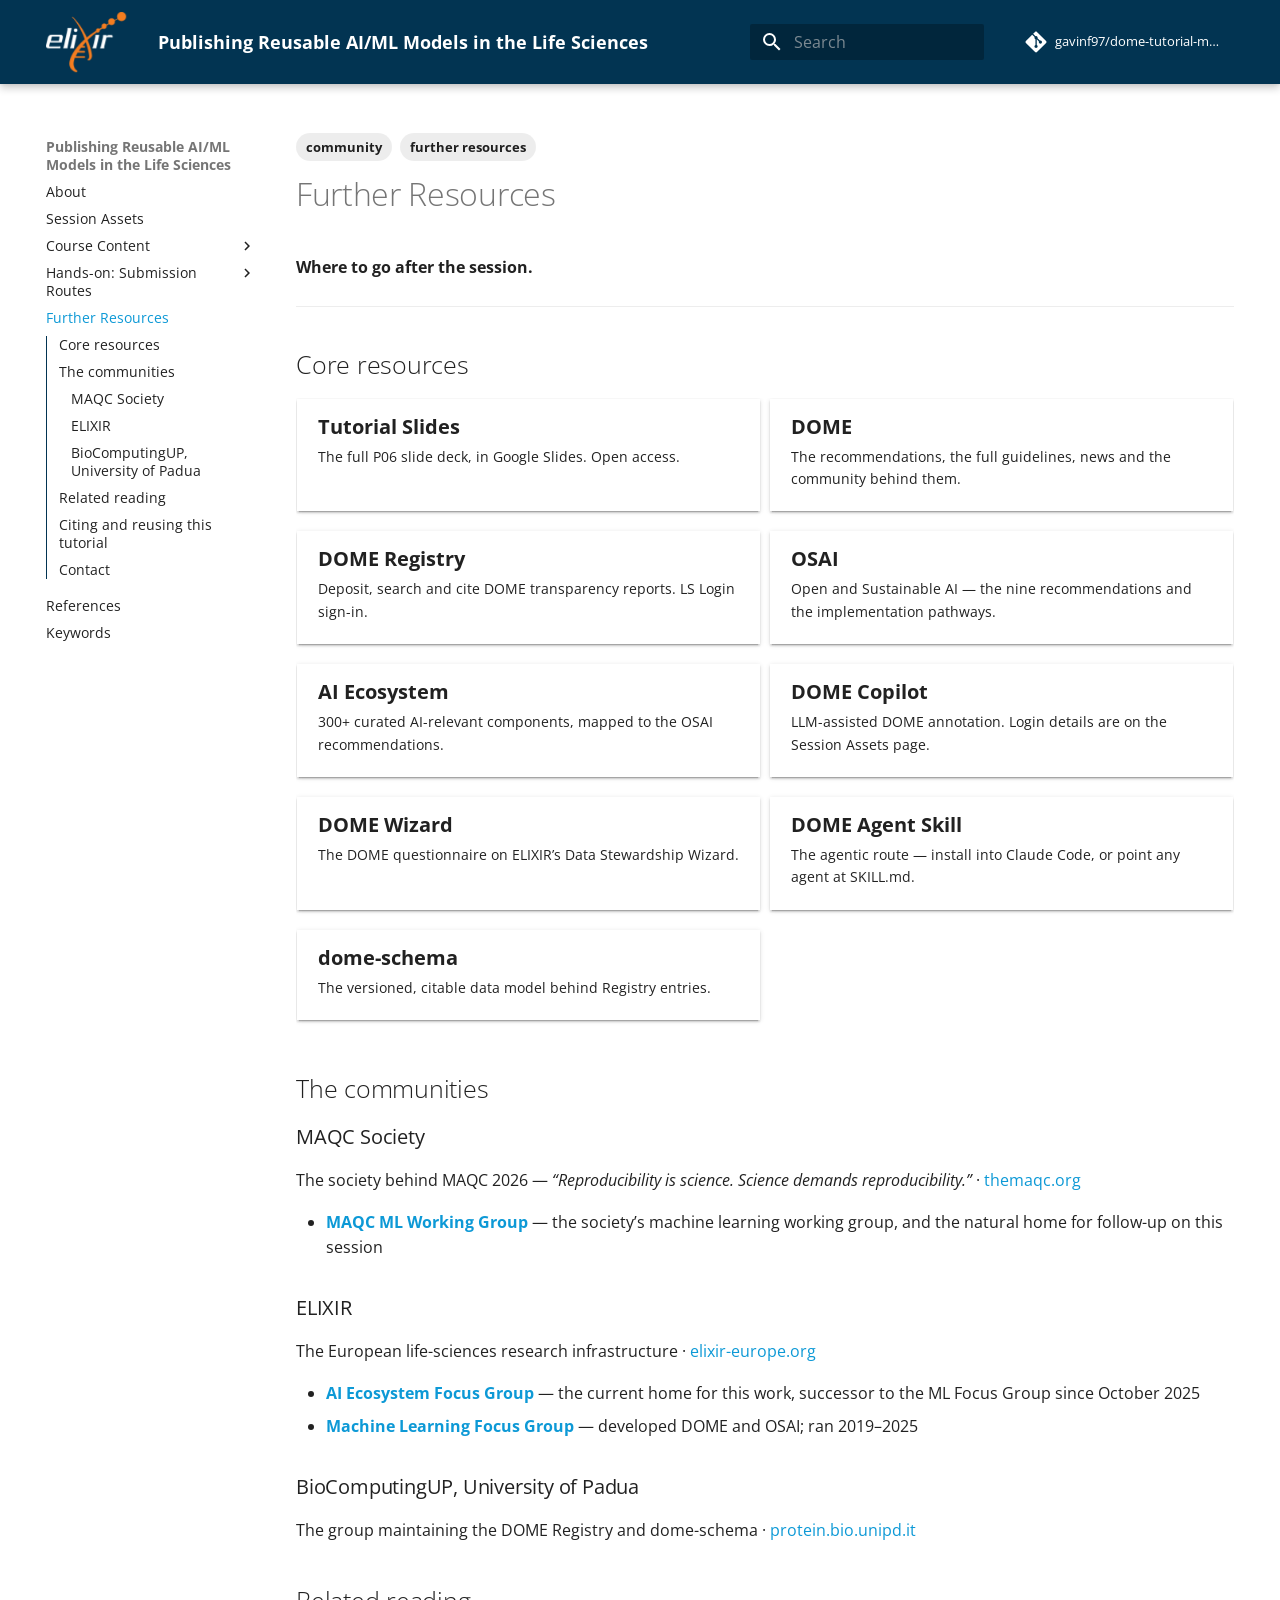
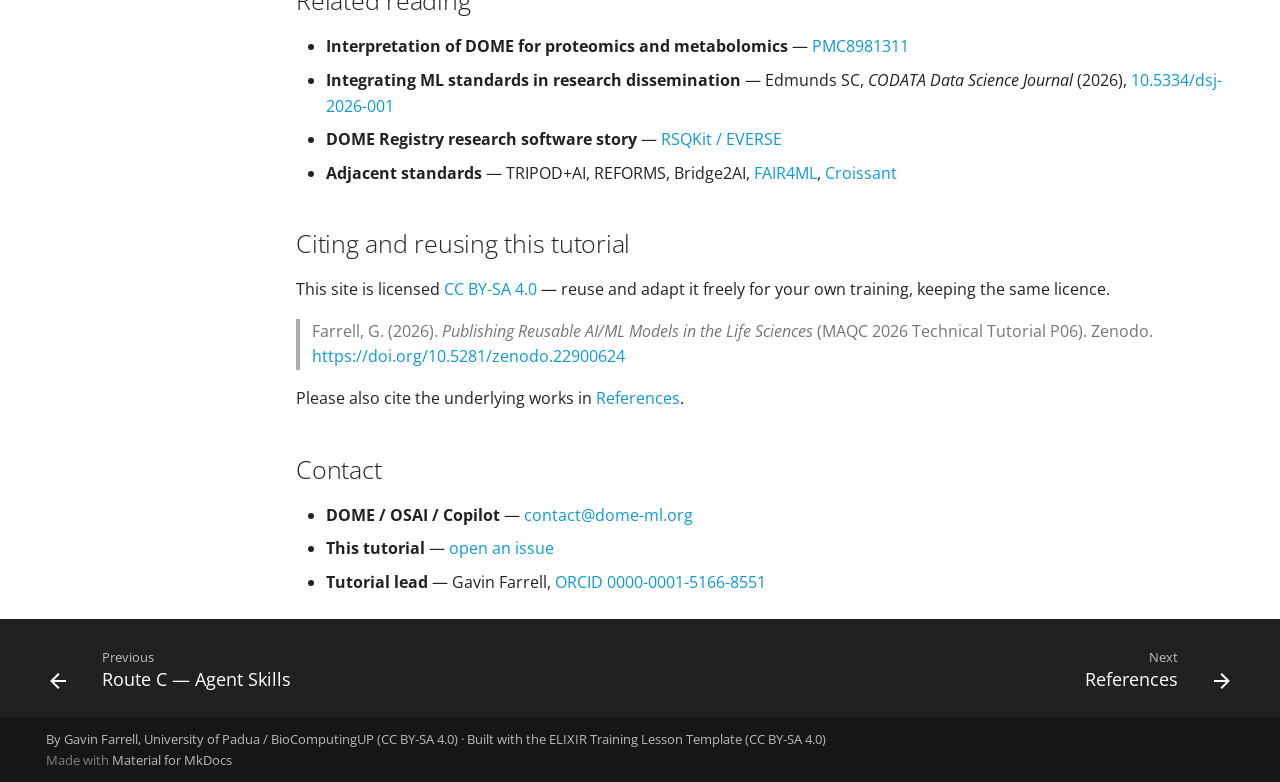
<file: follow_up_training/index.html>
<!doctype html>
<html lang="en" class="no-js">
  <head>
    
      <meta charset="utf-8">
      <meta name="viewport" content="width=device-width,initial-scale=1">
      
        <meta name="description" content="MAQC 2026 technical tutorial P06 — using the DOME and OSAI frameworks to report, publish and reuse AI/ML methods transparently in the life sciences.
">
      
      
      
        <link rel="canonical" href="https://gavinf97.github.io/dome-tutorial-maqc-2026/follow_up_training/">
      
      
        <link rel="prev" href="../chapters/chapter_08_route_agent/">
      
      
        <link rel="next" href="../chapters/references/">
      
      
        
      
      
      <link rel="icon" href="../assets/images/elixir_favicon.ico">
      <meta name="generator" content="mkdocs-1.6.1, mkdocs-material-9.7.7">
    
    
      
        <title>Further Resources - Publishing Reusable AI/ML Models in the Life Sciences</title>
      
    
    
      <link rel="stylesheet" href="../assets/stylesheets/main.ec1eaa64.min.css">
      
      


    
    
      
    
    
      
        
        
        <link rel="preconnect" href="https://fonts.gstatic.com" crossorigin>
        <link rel="stylesheet" href="https://fonts.googleapis.com/css?family=Open+Sans:300,300i,400,400i,700,700i%7CRoboto+Mono:400,400i,700,700i&display=fallback">
        <style>:root{--md-text-font:"Open Sans";--md-code-font:"Roboto Mono"}</style>
      
    
    
      <link rel="stylesheet" href="../stylesheets/extra.css">
    
      <link rel="stylesheet" href="../stylesheets/neoteroi-mkdocs.css">
    
    <script>__md_scope=new URL("..",location),__md_hash=e=>[...e].reduce(((e,_)=>(e<<5)-e+_.charCodeAt(0)),0),__md_get=(e,_=localStorage,t=__md_scope)=>JSON.parse(_.getItem(t.pathname+"."+e)),__md_set=(e,_,t=localStorage,a=__md_scope)=>{try{t.setItem(a.pathname+"."+e,JSON.stringify(_))}catch(e){}}</script>
    
      

    
    
  </head>
  
  
    <body dir="ltr">
  
    
    <input class="md-toggle" data-md-toggle="drawer" type="checkbox" id="__drawer" autocomplete="off">
    <input class="md-toggle" data-md-toggle="search" type="checkbox" id="__search" autocomplete="off">
    <label class="md-overlay" for="__drawer"></label>
    <div data-md-component="skip">
      
        
        <a href="#further-resources" class="md-skip">
          Skip to content
        </a>
      
    </div>
    <div data-md-component="announce">
      
    </div>
    
    
      

  

<header class="md-header md-header--shadow" data-md-component="header">
  <nav class="md-header__inner md-grid" aria-label="Header">
    <a href=".." title="Publishing Reusable AI/ML Models in the Life Sciences" class="md-header__button md-logo" aria-label="Publishing Reusable AI/ML Models in the Life Sciences" data-md-component="logo">
      
  <img src="../assets/images/white-orange-logo.png" alt="logo">

    </a>
    <label class="md-header__button md-icon" for="__drawer">
      
      <svg xmlns="http://www.w3.org/2000/svg" viewBox="0 0 24 24"><path d="M3 6h18v2H3zm0 5h18v2H3zm0 5h18v2H3z"/></svg>
    </label>
    <div class="md-header__title" data-md-component="header-title">
      <div class="md-header__ellipsis">
        <div class="md-header__topic">
          <span class="md-ellipsis">
            Publishing Reusable AI/ML Models in the Life Sciences
          </span>
        </div>
        <div class="md-header__topic" data-md-component="header-topic">
          <span class="md-ellipsis">
            
              Further Resources
            
          </span>
        </div>
      </div>
    </div>
    
    
      <script>var palette=__md_get("__palette");if(palette&&palette.color){if("(prefers-color-scheme)"===palette.color.media){var media=matchMedia("(prefers-color-scheme: light)"),input=document.querySelector(media.matches?"[data-md-color-media='(prefers-color-scheme: light)']":"[data-md-color-media='(prefers-color-scheme: dark)']");palette.color.media=input.getAttribute("data-md-color-media"),palette.color.scheme=input.getAttribute("data-md-color-scheme"),palette.color.primary=input.getAttribute("data-md-color-primary"),palette.color.accent=input.getAttribute("data-md-color-accent")}for(var[key,value]of Object.entries(palette.color))document.body.setAttribute("data-md-color-"+key,value)}</script>
    
    
    
      
      
        <label class="md-header__button md-icon" for="__search">
          
          <svg xmlns="http://www.w3.org/2000/svg" viewBox="0 0 24 24"><path d="M9.5 3A6.5 6.5 0 0 1 16 9.5c0 1.61-.59 3.09-1.56 4.23l.27.27h.79l5 5-1.5 1.5-5-5v-.79l-.27-.27A6.52 6.52 0 0 1 9.5 16 6.5 6.5 0 0 1 3 9.5 6.5 6.5 0 0 1 9.5 3m0 2C7 5 5 7 5 9.5S7 14 9.5 14 14 12 14 9.5 12 5 9.5 5"/></svg>
        </label>
        <div class="md-search" data-md-component="search" role="dialog">
  <label class="md-search__overlay" for="__search"></label>
  <div class="md-search__inner" role="search">
    <form class="md-search__form" name="search">
      <input type="text" class="md-search__input" name="query" aria-label="Search" placeholder="Search" autocapitalize="off" autocorrect="off" autocomplete="off" spellcheck="false" data-md-component="search-query" required>
      <label class="md-search__icon md-icon" for="__search">
        
        <svg xmlns="http://www.w3.org/2000/svg" viewBox="0 0 24 24"><path d="M9.5 3A6.5 6.5 0 0 1 16 9.5c0 1.61-.59 3.09-1.56 4.23l.27.27h.79l5 5-1.5 1.5-5-5v-.79l-.27-.27A6.52 6.52 0 0 1 9.5 16 6.5 6.5 0 0 1 3 9.5 6.5 6.5 0 0 1 9.5 3m0 2C7 5 5 7 5 9.5S7 14 9.5 14 14 12 14 9.5 12 5 9.5 5"/></svg>
        
        <svg xmlns="http://www.w3.org/2000/svg" viewBox="0 0 24 24"><path d="M20 11v2H8l5.5 5.5-1.42 1.42L4.16 12l7.92-7.92L13.5 5.5 8 11z"/></svg>
      </label>
      <nav class="md-search__options" aria-label="Search">
        
        <button type="reset" class="md-search__icon md-icon" title="Clear" aria-label="Clear" tabindex="-1">
          
          <svg xmlns="http://www.w3.org/2000/svg" viewBox="0 0 24 24"><path d="M19 6.41 17.59 5 12 10.59 6.41 5 5 6.41 10.59 12 5 17.59 6.41 19 12 13.41 17.59 19 19 17.59 13.41 12z"/></svg>
        </button>
      </nav>
      
    </form>
    <div class="md-search__output">
      <div class="md-search__scrollwrap" tabindex="0" data-md-scrollfix>
        <div class="md-search-result" data-md-component="search-result">
          <div class="md-search-result__meta">
            Initializing search
          </div>
          <ol class="md-search-result__list" role="presentation"></ol>
        </div>
      </div>
    </div>
  </div>
</div>
      
    
    
      <div class="md-header__source">
        <a href="https://github.com/gavinf97/dome-tutorial-maqc-2026" title="Go to repository" class="md-source" data-md-component="source">
  <div class="md-source__icon md-icon">
    
    <svg xmlns="http://www.w3.org/2000/svg" viewBox="0 0 448 512"><!--! Font Awesome Free 7.1.0 by @fontawesome - https://fontawesome.com License - https://fontawesome.com/license/free (Icons: CC BY 4.0, Fonts: SIL OFL 1.1, Code: MIT License) Copyright 2025 Fonticons, Inc.--><path d="M439.6 236.1 244 40.5c-5.4-5.5-12.8-8.5-20.4-8.5s-15 3-20.4 8.4L162.5 81l51.5 51.5c27.1-9.1 52.7 16.8 43.4 43.7l49.7 49.7c34.2-11.8 61.2 31 35.5 56.7-26.5 26.5-70.2-2.9-56-37.3L240.3 199v121.9c25.3 12.5 22.3 41.8 9.1 55-6.4 6.4-15.2 10.1-24.3 10.1s-17.8-3.6-24.3-10.1c-17.6-17.6-11.1-46.9 11.2-56v-123c-20.8-8.5-24.6-30.7-18.6-45L142.6 101 8.5 235.1C3 240.6 0 247.9 0 255.5s3 15 8.5 20.4l195.6 195.7c5.4 5.4 12.7 8.4 20.4 8.4s15-3 20.4-8.4l194.7-194.7c5.4-5.4 8.4-12.8 8.4-20.4s-3-15-8.4-20.4"/></svg>
  </div>
  <div class="md-source__repository">
    gavinf97/dome-tutorial-maqc-2026
  </div>
</a>
      </div>
    
  </nav>
  
</header>
    
    <div class="md-container" data-md-component="container">
      
      
        
          
        
      
      <main class="md-main" data-md-component="main">
        <div class="md-main__inner md-grid">
          
            
              
              <div class="md-sidebar md-sidebar--primary" data-md-component="sidebar" data-md-type="navigation" >
                <div class="md-sidebar__scrollwrap">
                  <div class="md-sidebar__inner">
                    



  

<nav class="md-nav md-nav--primary md-nav--integrated" aria-label="Navigation" data-md-level="0">
  <label class="md-nav__title" for="__drawer">
    <a href=".." title="Publishing Reusable AI/ML Models in the Life Sciences" class="md-nav__button md-logo" aria-label="Publishing Reusable AI/ML Models in the Life Sciences" data-md-component="logo">
      
  <img src="../assets/images/white-orange-logo.png" alt="logo">

    </a>
    Publishing Reusable AI/ML Models in the Life Sciences
  </label>
  
    <div class="md-nav__source">
      <a href="https://github.com/gavinf97/dome-tutorial-maqc-2026" title="Go to repository" class="md-source" data-md-component="source">
  <div class="md-source__icon md-icon">
    
    <svg xmlns="http://www.w3.org/2000/svg" viewBox="0 0 448 512"><!--! Font Awesome Free 7.1.0 by @fontawesome - https://fontawesome.com License - https://fontawesome.com/license/free (Icons: CC BY 4.0, Fonts: SIL OFL 1.1, Code: MIT License) Copyright 2025 Fonticons, Inc.--><path d="M439.6 236.1 244 40.5c-5.4-5.5-12.8-8.5-20.4-8.5s-15 3-20.4 8.4L162.5 81l51.5 51.5c27.1-9.1 52.7 16.8 43.4 43.7l49.7 49.7c34.2-11.8 61.2 31 35.5 56.7-26.5 26.5-70.2-2.9-56-37.3L240.3 199v121.9c25.3 12.5 22.3 41.8 9.1 55-6.4 6.4-15.2 10.1-24.3 10.1s-17.8-3.6-24.3-10.1c-17.6-17.6-11.1-46.9 11.2-56v-123c-20.8-8.5-24.6-30.7-18.6-45L142.6 101 8.5 235.1C3 240.6 0 247.9 0 255.5s3 15 8.5 20.4l195.6 195.7c5.4 5.4 12.7 8.4 20.4 8.4s15-3 20.4-8.4l194.7-194.7c5.4-5.4 8.4-12.8 8.4-20.4s-3-15-8.4-20.4"/></svg>
  </div>
  <div class="md-source__repository">
    gavinf97/dome-tutorial-maqc-2026
  </div>
</a>
    </div>
  
  <ul class="md-nav__list" data-md-scrollfix>
    
      
      
  
  
  
  
    <li class="md-nav__item">
      <a href=".." class="md-nav__link">
        
  
  
  <span class="md-ellipsis">
    
  
    About
  

    
  </span>
  
  

      </a>
    </li>
  

    
      
      
  
  
  
  
    <li class="md-nav__item">
      <a href="../assets/" class="md-nav__link">
        
  
  
  <span class="md-ellipsis">
    
  
    Session Assets
  

    
  </span>
  
  

      </a>
    </li>
  

    
      
      
  
  
  
  
    
    
    
    
    
    <li class="md-nav__item md-nav__item--nested">
      
        
        
        <input class="md-nav__toggle md-toggle " type="checkbox" id="__nav_3" >
        
          
          <label class="md-nav__link" for="__nav_3" id="__nav_3_label" tabindex="0">
            
  
  
  <span class="md-ellipsis">
    
  
    Course Content
  

    
  </span>
  
  

            <span class="md-nav__icon md-icon"></span>
          </label>
        
        <nav class="md-nav" data-md-level="1" aria-labelledby="__nav_3_label" aria-expanded="false">
          <label class="md-nav__title" for="__nav_3">
            <span class="md-nav__icon md-icon"></span>
            
  
    Course Content
  

          </label>
          <ul class="md-nav__list" data-md-scrollfix>
            
              
                
  
  
  
  
    <li class="md-nav__item">
      <a href="../chapters/chapter_01_dome/" class="md-nav__link">
        
  
  
  <span class="md-ellipsis">
    
  
    1. The DOME Recommendations
  

    
  </span>
  
  

      </a>
    </li>
  

              
            
              
                
  
  
  
  
    <li class="md-nav__item">
      <a href="../chapters/chapter_02_registry/" class="md-nav__link">
        
  
  
  <span class="md-ellipsis">
    
  
    2. The DOME Registry
  

    
  </span>
  
  

      </a>
    </li>
  

              
            
              
                
  
  
  
  
    <li class="md-nav__item">
      <a href="../chapters/chapter_03_copilot/" class="md-nav__link">
        
  
  
  <span class="md-ellipsis">
    
  
    3. DOME Copilot
  

    
  </span>
  
  

      </a>
    </li>
  

              
            
              
                
  
  
  
  
    <li class="md-nav__item">
      <a href="../chapters/chapter_04_osai/" class="md-nav__link">
        
  
  
  <span class="md-ellipsis">
    
  
    4. Open & Sustainable AI (OSAI)
  

    
  </span>
  
  

      </a>
    </li>
  

              
            
              
                
  
  
  
  
    <li class="md-nav__item">
      <a href="../chapters/chapter_05_agentic/" class="md-nav__link">
        
  
  
  <span class="md-ellipsis">
    
  
    5. Agentic AI Skills for DOME
  

    
  </span>
  
  

      </a>
    </li>
  

              
            
          </ul>
        </nav>
      
    </li>
  

    
      
      
  
  
  
  
    
    
    
    
    
    <li class="md-nav__item md-nav__item--nested">
      
        
        
        <input class="md-nav__toggle md-toggle " type="checkbox" id="__nav_4" >
        
          
          <label class="md-nav__link" for="__nav_4" id="__nav_4_label" tabindex="0">
            
  
  
  <span class="md-ellipsis">
    
  
    Hands-on: Submission Routes
  

    
  </span>
  
  

            <span class="md-nav__icon md-icon"></span>
          </label>
        
        <nav class="md-nav" data-md-level="1" aria-labelledby="__nav_4_label" aria-expanded="false">
          <label class="md-nav__title" for="__nav_4">
            <span class="md-nav__icon md-icon"></span>
            
  
    Hands-on: Submission Routes
  

          </label>
          <ul class="md-nav__list" data-md-scrollfix>
            
              
                
  
  
  
  
    <li class="md-nav__item">
      <a href="../routes/" class="md-nav__link">
        
  
  
  <span class="md-ellipsis">
    
  
    Choosing a route
  

    
  </span>
  
  

      </a>
    </li>
  

              
            
              
                
  
  
  
  
    <li class="md-nav__item">
      <a href="../chapters/chapter_06_route_manual/" class="md-nav__link">
        
  
  
  <span class="md-ellipsis">
    
  
    Route A — Manual via the DOME Wizard
  

    
  </span>
  
  

      </a>
    </li>
  

              
            
              
                
  
  
  
  
    <li class="md-nav__item">
      <a href="../chapters/chapter_07_route_copilot/" class="md-nav__link">
        
  
  
  <span class="md-ellipsis">
    
  
    Route B — DOME Copilot
  

    
  </span>
  
  

      </a>
    </li>
  

              
            
              
                
  
  
  
  
    <li class="md-nav__item">
      <a href="../chapters/chapter_08_route_agent/" class="md-nav__link">
        
  
  
  <span class="md-ellipsis">
    
  
    Route C — Agent Skills
  

    
  </span>
  
  

      </a>
    </li>
  

              
            
          </ul>
        </nav>
      
    </li>
  

    
      
      
  
  
    
  
  
  
    <li class="md-nav__item md-nav__item--active">
      
      <input class="md-nav__toggle md-toggle" type="checkbox" id="__toc">
      
      
        
      
      
        <label class="md-nav__link md-nav__link--active" for="__toc">
          
  
  
  <span class="md-ellipsis">
    
  
    Further Resources
  

    
  </span>
  
  

          <span class="md-nav__icon md-icon"></span>
        </label>
      
      <a href="./" class="md-nav__link md-nav__link--active">
        
  
  
  <span class="md-ellipsis">
    
  
    Further Resources
  

    
  </span>
  
  

      </a>
      
        

<nav class="md-nav md-nav--secondary" aria-label="Table of contents">
  
  
  
    
  
  
    <label class="md-nav__title" for="__toc">
      <span class="md-nav__icon md-icon"></span>
      Table of contents
    </label>
    <ul class="md-nav__list" data-md-component="toc" data-md-scrollfix>
      
        <li class="md-nav__item">
  <a href="#core-resources" class="md-nav__link">
    <span class="md-ellipsis">
      
        Core resources
      
    </span>
  </a>
  
</li>
      
        <li class="md-nav__item">
  <a href="#the-communities" class="md-nav__link">
    <span class="md-ellipsis">
      
        The communities
      
    </span>
  </a>
  
    <nav class="md-nav" aria-label="The communities">
      <ul class="md-nav__list">
        
          <li class="md-nav__item">
  <a href="#maqc-society" class="md-nav__link">
    <span class="md-ellipsis">
      
        MAQC Society
      
    </span>
  </a>
  
</li>
        
          <li class="md-nav__item">
  <a href="#elixir" class="md-nav__link">
    <span class="md-ellipsis">
      
        ELIXIR
      
    </span>
  </a>
  
</li>
        
          <li class="md-nav__item">
  <a href="#biocomputingup-university-of-padua" class="md-nav__link">
    <span class="md-ellipsis">
      
        BioComputingUP, University of Padua
      
    </span>
  </a>
  
</li>
        
      </ul>
    </nav>
  
</li>
      
        <li class="md-nav__item">
  <a href="#related-reading" class="md-nav__link">
    <span class="md-ellipsis">
      
        Related reading
      
    </span>
  </a>
  
</li>
      
        <li class="md-nav__item">
  <a href="#citing-and-reusing-this-tutorial" class="md-nav__link">
    <span class="md-ellipsis">
      
        Citing and reusing this tutorial
      
    </span>
  </a>
  
</li>
      
        <li class="md-nav__item">
  <a href="#contact" class="md-nav__link">
    <span class="md-ellipsis">
      
        Contact
      
    </span>
  </a>
  
</li>
      
    </ul>
  
</nav>
      
    </li>
  

    
      
      
  
  
  
  
    <li class="md-nav__item">
      <a href="../chapters/references/" class="md-nav__link">
        
  
  
  <span class="md-ellipsis">
    
  
    References
  

    
  </span>
  
  

      </a>
    </li>
  

    
      
      
  
  
  
  
    <li class="md-nav__item">
      <a href="../keywords/" class="md-nav__link">
        
  
  
  <span class="md-ellipsis">
    
  
    Keywords
  

    
  </span>
  
  

      </a>
    </li>
  

    
  </ul>
</nav>
                  </div>
                </div>
              </div>
            
            
          
          
            <div class="md-content" data-md-component="content">
              
              <article class="md-content__inner md-typeset">
                
                  

  <nav class="md-tags" >
    
      
      
      
      
        <a href="../keywords/#tag:community" class="md-tag">community</a>
      
    
      
      
      
      
        <a href="../keywords/#tag:further-resources" class="md-tag">further resources</a>
      
    
  </nav>


  
  


<div><h1 id="further-resources">Further Resources</h1>
<p><strong>Where to go after the session.</strong></p>
<hr>
<h2 id="core-resources">Core resources</h2>
<div class="nt-cards nt-grid cols-2">
<div class="nt-card"><a href="https://docs.google.com/presentation/d/1YyIH6UaMAw16p5z5xwGjAdpWyqXuT1-GMjMfYWFtFnU/edit?slide=id.g3fbb5ca46c4_0_934#slide=id.g3fbb5ca46c4_0_934"><div><div class="nt-card-content"><p class="nt-card-title">Tutorial Slides</p><p class="nt-card-text">The full P06 slide deck, in Google Slides. Open access.</p></div></div></a></div>
<div class="nt-card"><a href="https://dome-ml.org/"><div><div class="nt-card-content"><p class="nt-card-title">DOME</p><p class="nt-card-text">The recommendations, the full guidelines, news and the community behind them.</p></div></div></a></div>
<div class="nt-card"><a href="https://registry.dome-ml.org/"><div><div class="nt-card-content"><p class="nt-card-title">DOME Registry</p><p class="nt-card-text">Deposit, search and cite DOME transparency reports. LS Login sign-in.</p></div></div></a></div>
<div class="nt-card"><a href="https://osai.dome-ml.org/"><div><div class="nt-card-content"><p class="nt-card-title">OSAI</p><p class="nt-card-text">Open and Sustainable AI — the nine recommendations and the implementation pathways.</p></div></div></a></div>
<div class="nt-card"><a href="https://osai.dome-ml.org/ai-ecosystem"><div><div class="nt-card-content"><p class="nt-card-title">AI Ecosystem</p><p class="nt-card-text">300+ curated AI-relevant components, mapped to the OSAI recommendations.</p></div></div></a></div>
<div class="nt-card"><a href="https://dome-copilot.ifca.es/"><div><div class="nt-card-content"><p class="nt-card-title">DOME Copilot</p><p class="nt-card-text">LLM-assisted DOME annotation. Login details are on the Session Assets page.</p></div></div></a></div>
<div class="nt-card"><a href="https://dome.dsw.elixir-europe.org/wizard/"><div><div class="nt-card-content"><p class="nt-card-title">DOME Wizard</p><p class="nt-card-text">The DOME questionnaire on ELIXIR’s Data Stewardship Wizard.</p></div></div></a></div>
<div class="nt-card"><a href="https://github.com/gavinf97/dome-agent-skill"><div><div class="nt-card-content"><p class="nt-card-title">DOME Agent Skill</p><p class="nt-card-text">The agentic route — install into Claude Code, or point any agent at SKILL.md.</p></div></div></a></div>
<div class="nt-card"><a href="https://github.com/BioComputingUP/dome-schema"><div><div class="nt-card-content"><p class="nt-card-title">dome-schema</p><p class="nt-card-text">The versioned, citable data model behind Registry entries.</p></div></div></a></div>
</div>
<h2 id="the-communities">The communities</h2>
<h3 id="maqc-society">MAQC Society</h3>
<p>The society behind MAQC 2026 — <em>“Reproducibility is science. Science demands
reproducibility.”</em> · <a href="https://themaqc.org/">themaqc.org</a></p>
<ul>
<li><strong><a href="https://themaqc.org/ml-working-group/">MAQC ML Working Group</a></strong> — the
  society’s machine learning working group, and the natural home for follow-up
  on this session</li>
</ul>
<h3 id="elixir">ELIXIR</h3>
<p>The European life-sciences research infrastructure · <a href="https://elixir-europe.org/">elixir-europe.org</a></p>
<ul>
<li><strong><a href="https://elixir-europe.org/focus-groups/ai-ecosystem">AI Ecosystem Focus Group</a></strong>
  — the current home for this work, successor to the ML Focus Group since
  October 2025</li>
<li><strong><a href="https://elixir-europe.org/focus-groups/machine-learning">Machine Learning Focus Group</a></strong>
  — developed DOME and OSAI; ran 2019–2025</li>
</ul>
<h3 id="biocomputingup-university-of-padua">BioComputingUP, University of Padua</h3>
<p>The group maintaining the DOME Registry and dome-schema ·
<a href="https://protein.bio.unipd.it/">protein.bio.unipd.it</a></p>
<h2 id="related-reading">Related reading</h2>
<ul>
<li><strong>Interpretation of DOME for proteomics and metabolomics</strong> — <a href="https://www.ncbi.nlm.nih.gov/pmc/articles/PMC8981311/">PMC8981311</a></li>
<li><strong>Integrating ML standards in research dissemination</strong> — Edmunds SC, <em>CODATA Data Science Journal</em> (2026), <a href="https://datascience.codata.org/articles/10.5334/dsj-2026-001">10.5334/dsj-2026-001</a></li>
<li><strong>DOME Registry research software story</strong> — <a href="https://everse.software/RSQKit/dome_registry_research_software_story">RSQKit / EVERSE</a></li>
<li><strong>Adjacent standards</strong> — TRIPOD+AI, REFORMS, Bridge2AI, <a href="https://github.com/RDA-FAIR4ML/FAIR4ML-schema">FAIR4ML</a>, <a href="https://mlcommons.org/croissant/">Croissant</a></li>
</ul>
<h2 id="citing-and-reusing-this-tutorial">Citing and reusing this tutorial</h2>
<p>This site is licensed
<a href="https://creativecommons.org/licenses/by-sa/4.0/">CC BY-SA 4.0</a> — reuse and adapt
it freely for your own training, keeping the same licence.</p>
<blockquote>
<p>Farrell, G. (2026). <em>Publishing Reusable AI/ML Models in the Life Sciences</em>
(MAQC 2026 Technical Tutorial P06). Zenodo.
<a href="https://doi.org/10.5281/zenodo.22900624">https://doi.org/10.5281/zenodo.22900624</a></p>
</blockquote>
<p>Please also cite the underlying works in <a href="../chapters/references/">References</a>.</p>
<h2 id="contact">Contact</h2>
<ul>
<li><strong>DOME / OSAI / Copilot</strong> — <a href="mailto:contact@dome-ml.org">contact@dome-ml.org</a></li>
<li><strong>This tutorial</strong> — <a href="https://github.com/gavinf97/dome-tutorial-maqc-2026/issues">open an issue</a></li>
<li><strong>Tutorial lead</strong> — Gavin Farrell, <a href="https://orcid.org/0000-0001-5166-8551">ORCID 0000-0001-5166-8551</a></li>
</ul></div>







  
  






                
              </article>
            </div>
          
          
<script>var target=document.getElementById(location.hash.slice(1));target&&target.name&&(target.checked=target.name.startsWith("__tabbed_"))</script>
        </div>
        
          <button type="button" class="md-top md-icon" data-md-component="top" hidden>
  
  <svg xmlns="http://www.w3.org/2000/svg" viewBox="0 0 24 24"><path d="M13 20h-2V8l-5.5 5.5-1.42-1.42L12 4.16l7.92 7.92-1.42 1.42L13 8z"/></svg>
  Back to top
</button>
        
      </main>
      
        <footer class="md-footer">
  
    
      
      <nav class="md-footer__inner md-grid" aria-label="Footer" >
        
          
          <a href="../chapters/chapter_08_route_agent/" class="md-footer__link md-footer__link--prev" aria-label="Previous: Route C — Agent Skills">
            <div class="md-footer__button md-icon">
              
              <svg xmlns="http://www.w3.org/2000/svg" viewBox="0 0 24 24"><path d="M20 11v2H8l5.5 5.5-1.42 1.42L4.16 12l7.92-7.92L13.5 5.5 8 11z"/></svg>
            </div>
            <div class="md-footer__title">
              <span class="md-footer__direction">
                Previous
              </span>
              <div class="md-ellipsis">
                Route C — Agent Skills
              </div>
            </div>
          </a>
        
        
          
          <a href="../chapters/references/" class="md-footer__link md-footer__link--next" aria-label="Next: References">
            <div class="md-footer__title">
              <span class="md-footer__direction">
                Next
              </span>
              <div class="md-ellipsis">
                References
              </div>
            </div>
            <div class="md-footer__button md-icon">
              
              <svg xmlns="http://www.w3.org/2000/svg" viewBox="0 0 24 24"><path d="M4 11v2h12l-5.5 5.5 1.42 1.42L19.84 12l-7.92-7.92L10.5 5.5 16 11z"/></svg>
            </div>
          </a>
        
      </nav>
    
  
  <div class="md-footer-meta md-typeset">
    <div class="md-footer-meta__inner md-grid">
      <div class="md-copyright">
  
    <div class="md-copyright__highlight">
      By Gavin Farrell, University of Padua / BioComputingUP (CC BY-SA 4.0) &middot; Built with the <a href="https://doi.org/10.5281/zenodo.7913092">ELIXIR Training Lesson Template</a> (CC BY-SA 4.0)

    </div>
  
  
    Made with
    <a href="https://squidfunk.github.io/mkdocs-material/" target="_blank" rel="noopener">
      Material for MkDocs
    </a>
  
</div>
      
    </div>
  </div>
</footer>
      
    </div>
    <div class="md-dialog" data-md-component="dialog">
      <div class="md-dialog__inner md-typeset"></div>
    </div>
    
    
    
      
      
      <script id="__config" type="application/json">{"annotate": null, "base": "..", "features": ["navigation.top", "navigation.footer", "toc.integrate"], "search": "../assets/javascripts/workers/search.2c215733.min.js", "tags": null, "translations": {"clipboard.copied": "Copied to clipboard", "clipboard.copy": "Copy to clipboard", "search.result.more.one": "1 more on this page", "search.result.more.other": "# more on this page", "search.result.none": "No matching documents", "search.result.one": "1 matching document", "search.result.other": "# matching documents", "search.result.placeholder": "Type to start searching", "search.result.term.missing": "Missing", "select.version": "Select version"}, "version": null}</script>
    
    
      <script src="../assets/javascripts/bundle.d7400e89.min.js"></script>
      
    
  </body>
</html>
</file>
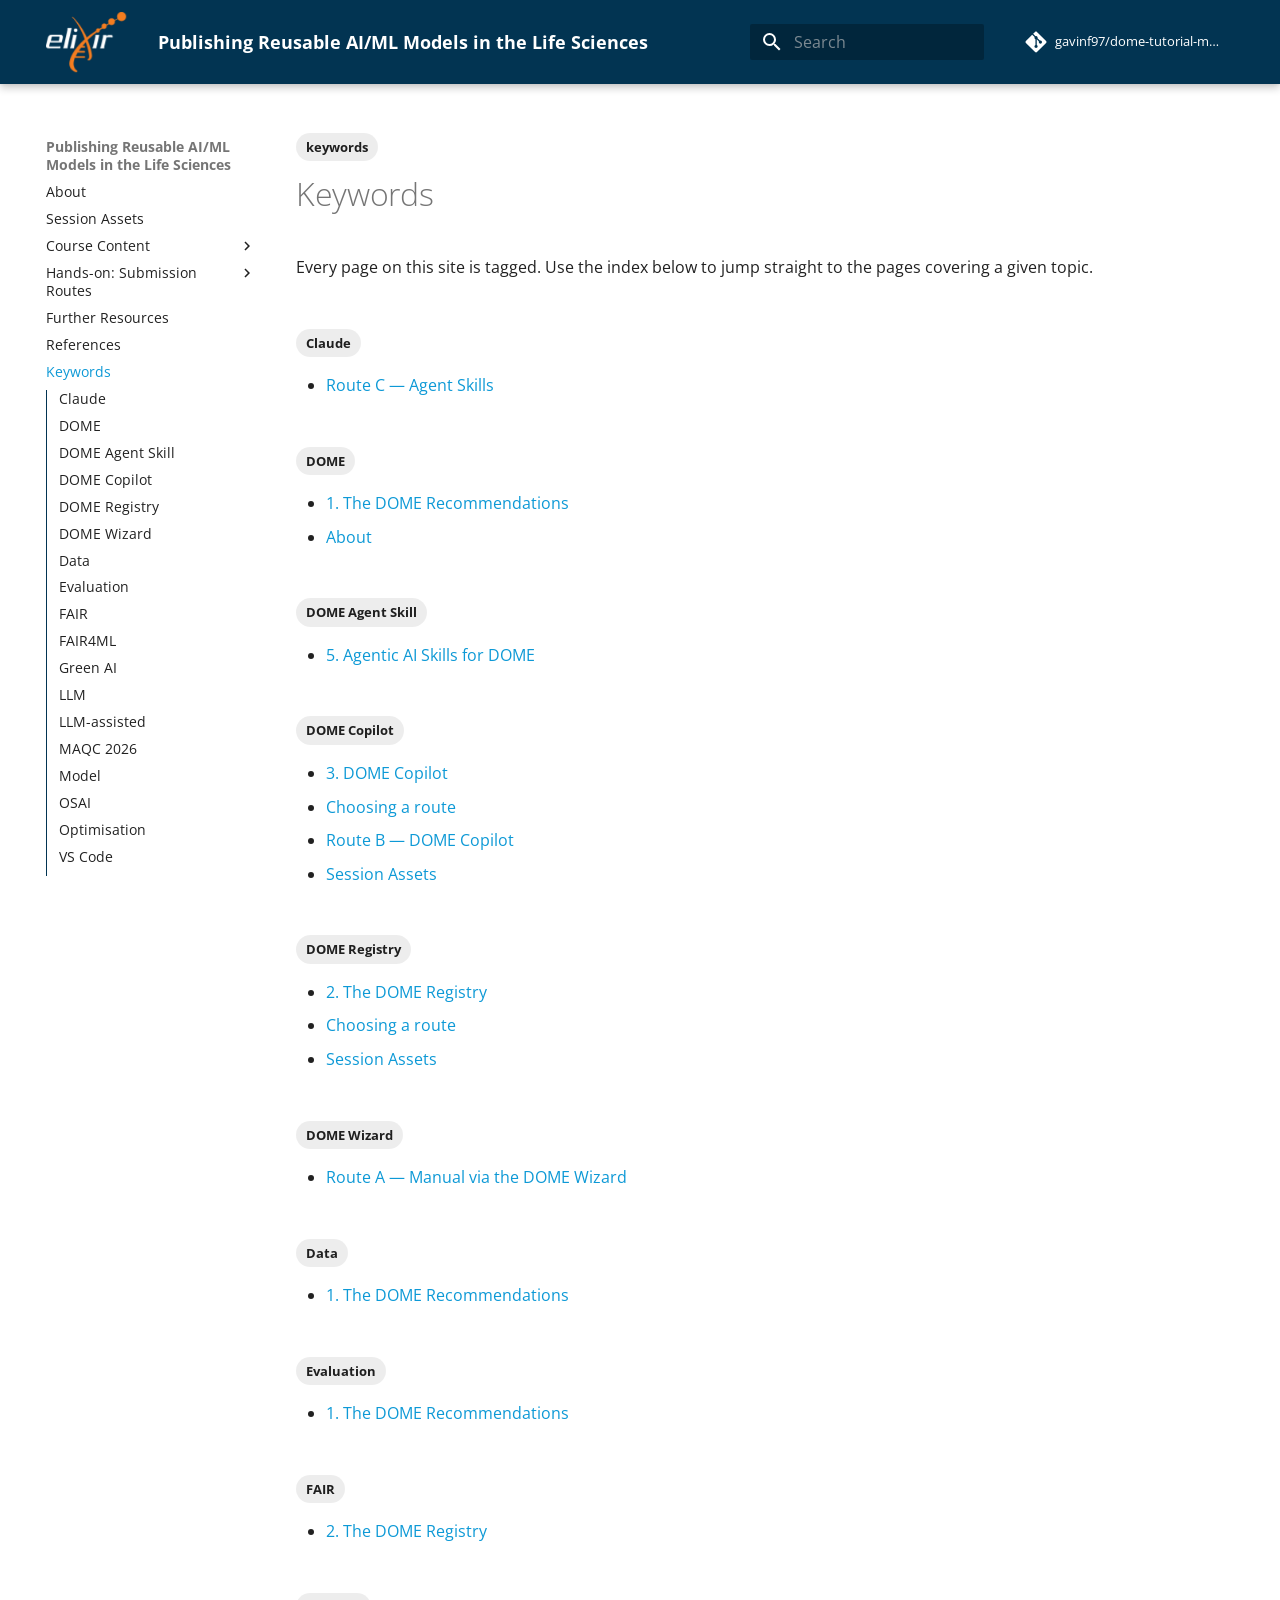
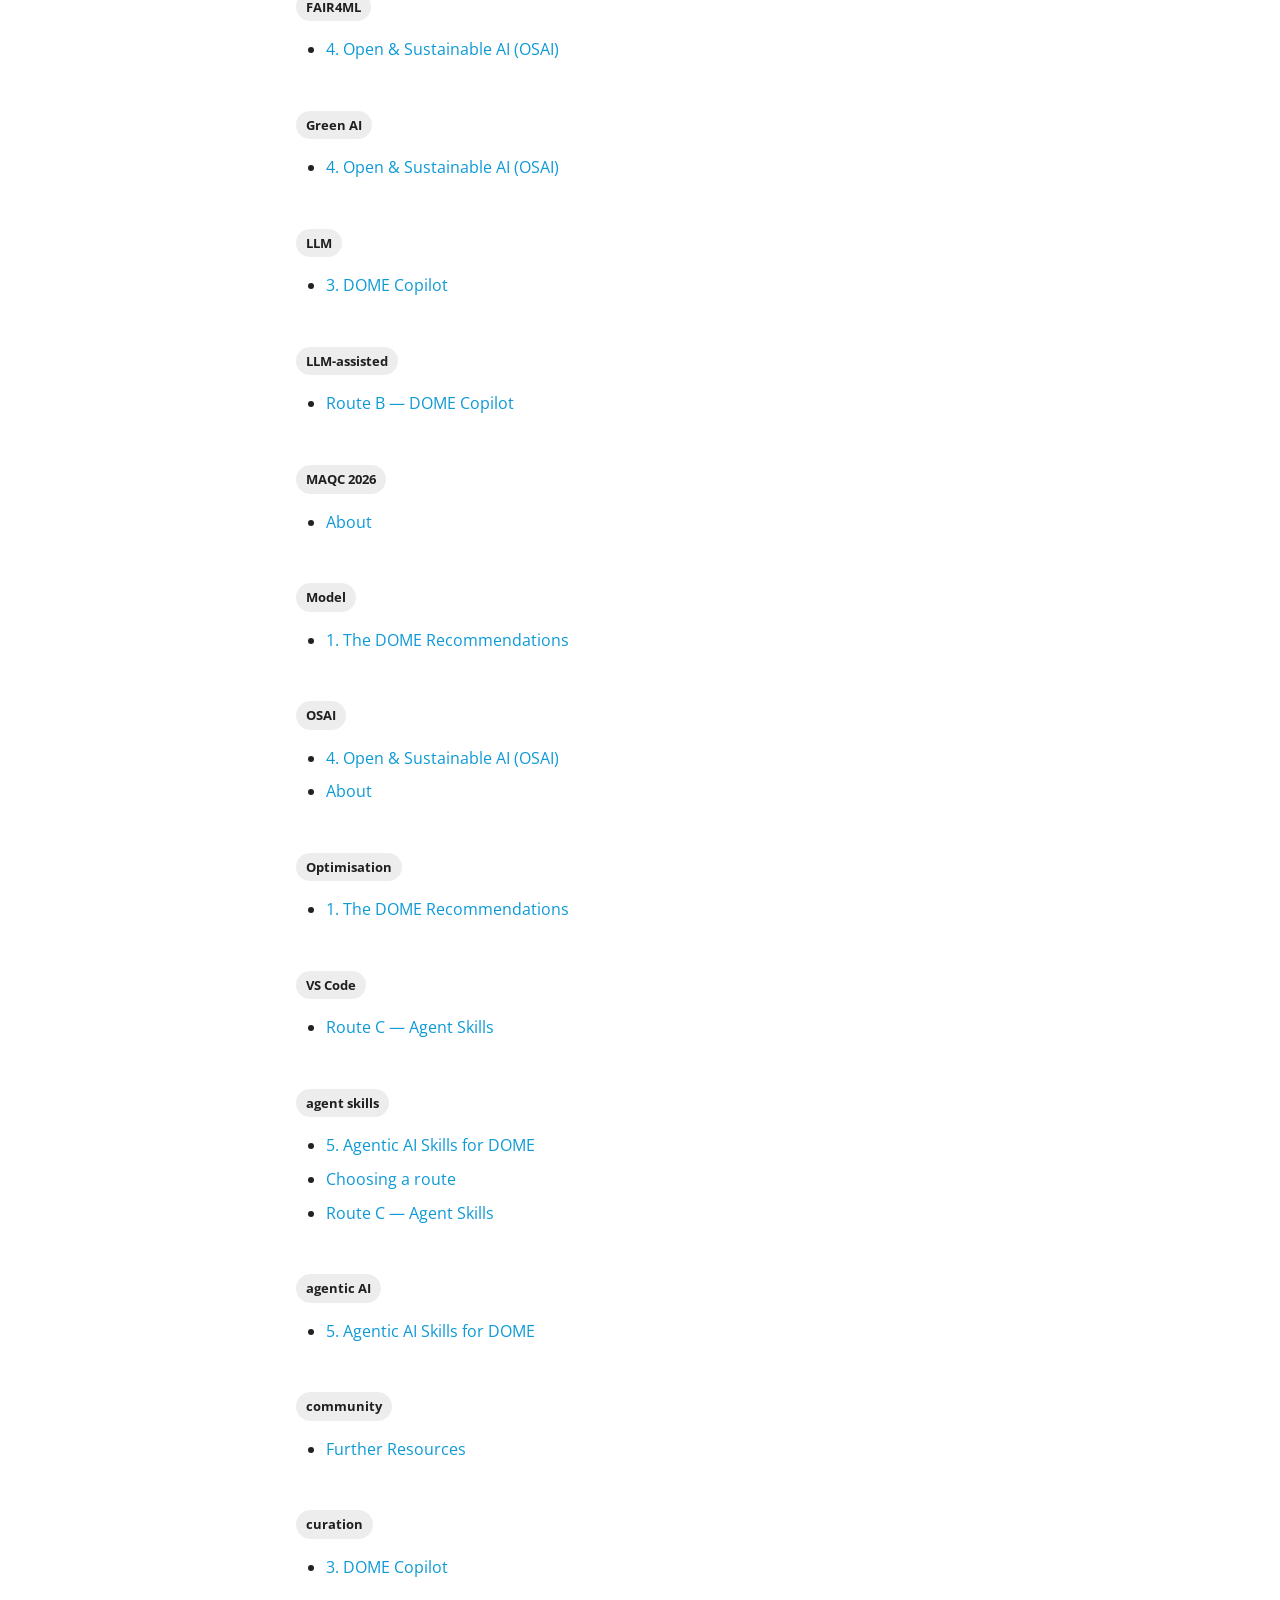
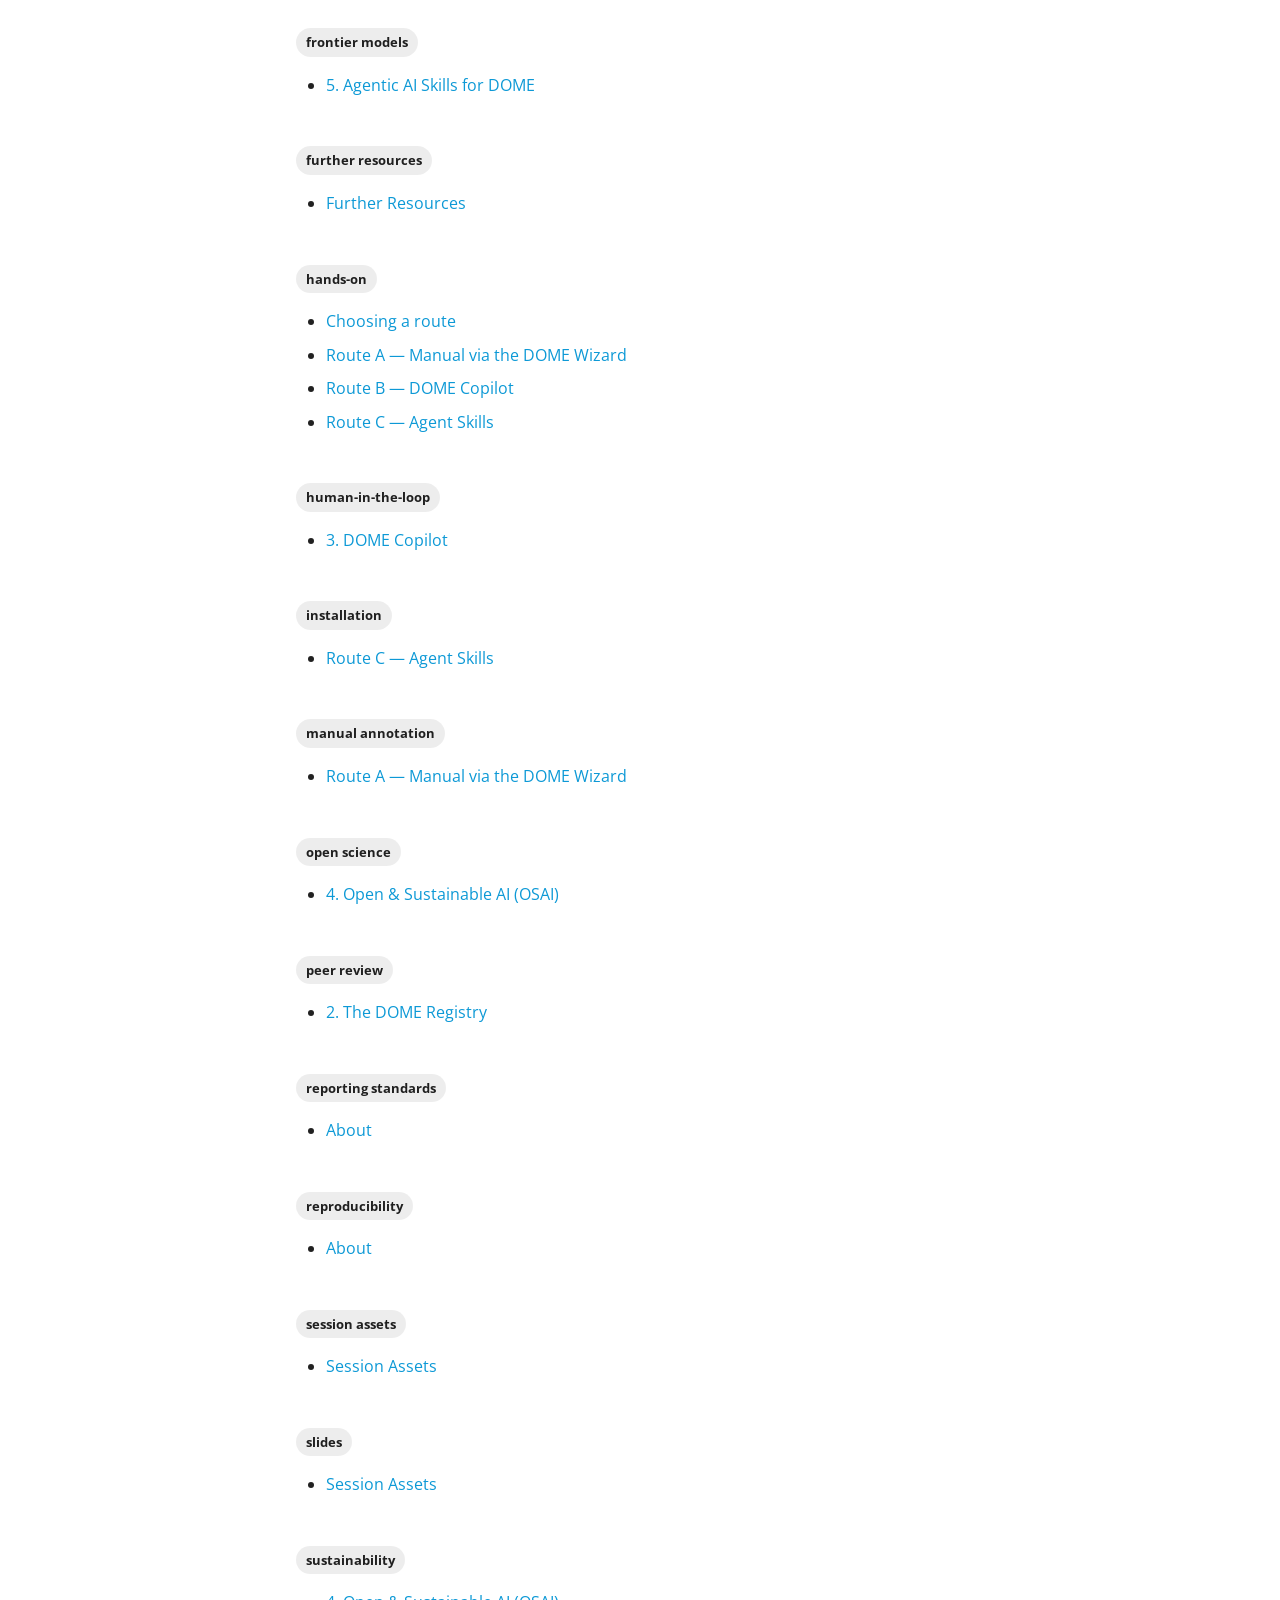
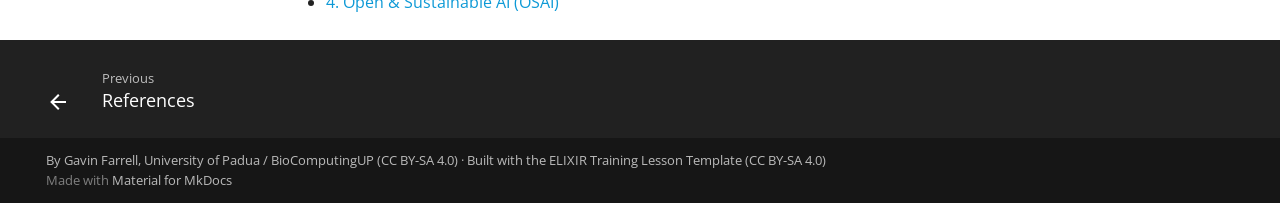
<file: keywords/index.html>
<!doctype html>
<html lang="en" class="no-js">
  <head>
    
      <meta charset="utf-8">
      <meta name="viewport" content="width=device-width,initial-scale=1">
      
        <meta name="description" content="MAQC 2026 technical tutorial P06 — using the DOME and OSAI frameworks to report, publish and reuse AI/ML methods transparently in the life sciences.
">
      
      
      
        <link rel="canonical" href="https://gavinf97.github.io/dome-tutorial-maqc-2026/keywords/">
      
      
        <link rel="prev" href="../chapters/references/">
      
      
      
        
      
      
      <link rel="icon" href="../assets/images/elixir_favicon.ico">
      <meta name="generator" content="mkdocs-1.6.1, mkdocs-material-9.7.7">
    
    
      
        <title>Keywords - Publishing Reusable AI/ML Models in the Life Sciences</title>
      
    
    
      <link rel="stylesheet" href="../assets/stylesheets/main.ec1eaa64.min.css">
      
      


    
    
      
    
    
      
        
        
        <link rel="preconnect" href="https://fonts.gstatic.com" crossorigin>
        <link rel="stylesheet" href="https://fonts.googleapis.com/css?family=Open+Sans:300,300i,400,400i,700,700i%7CRoboto+Mono:400,400i,700,700i&display=fallback">
        <style>:root{--md-text-font:"Open Sans";--md-code-font:"Roboto Mono"}</style>
      
    
    
      <link rel="stylesheet" href="../stylesheets/extra.css">
    
      <link rel="stylesheet" href="../stylesheets/neoteroi-mkdocs.css">
    
    <script>__md_scope=new URL("..",location),__md_hash=e=>[...e].reduce(((e,_)=>(e<<5)-e+_.charCodeAt(0)),0),__md_get=(e,_=localStorage,t=__md_scope)=>JSON.parse(_.getItem(t.pathname+"."+e)),__md_set=(e,_,t=localStorage,a=__md_scope)=>{try{t.setItem(a.pathname+"."+e,JSON.stringify(_))}catch(e){}}</script>
    
      

    
    
  </head>
  
  
    <body dir="ltr">
  
    
    <input class="md-toggle" data-md-toggle="drawer" type="checkbox" id="__drawer" autocomplete="off">
    <input class="md-toggle" data-md-toggle="search" type="checkbox" id="__search" autocomplete="off">
    <label class="md-overlay" for="__drawer"></label>
    <div data-md-component="skip">
      
        
        <a href="#keywords" class="md-skip">
          Skip to content
        </a>
      
    </div>
    <div data-md-component="announce">
      
    </div>
    
    
      

  

<header class="md-header md-header--shadow" data-md-component="header">
  <nav class="md-header__inner md-grid" aria-label="Header">
    <a href=".." title="Publishing Reusable AI/ML Models in the Life Sciences" class="md-header__button md-logo" aria-label="Publishing Reusable AI/ML Models in the Life Sciences" data-md-component="logo">
      
  <img src="../assets/images/white-orange-logo.png" alt="logo">

    </a>
    <label class="md-header__button md-icon" for="__drawer">
      
      <svg xmlns="http://www.w3.org/2000/svg" viewBox="0 0 24 24"><path d="M3 6h18v2H3zm0 5h18v2H3zm0 5h18v2H3z"/></svg>
    </label>
    <div class="md-header__title" data-md-component="header-title">
      <div class="md-header__ellipsis">
        <div class="md-header__topic">
          <span class="md-ellipsis">
            Publishing Reusable AI/ML Models in the Life Sciences
          </span>
        </div>
        <div class="md-header__topic" data-md-component="header-topic">
          <span class="md-ellipsis">
            
              Keywords
            
          </span>
        </div>
      </div>
    </div>
    
    
      <script>var palette=__md_get("__palette");if(palette&&palette.color){if("(prefers-color-scheme)"===palette.color.media){var media=matchMedia("(prefers-color-scheme: light)"),input=document.querySelector(media.matches?"[data-md-color-media='(prefers-color-scheme: light)']":"[data-md-color-media='(prefers-color-scheme: dark)']");palette.color.media=input.getAttribute("data-md-color-media"),palette.color.scheme=input.getAttribute("data-md-color-scheme"),palette.color.primary=input.getAttribute("data-md-color-primary"),palette.color.accent=input.getAttribute("data-md-color-accent")}for(var[key,value]of Object.entries(palette.color))document.body.setAttribute("data-md-color-"+key,value)}</script>
    
    
    
      
      
        <label class="md-header__button md-icon" for="__search">
          
          <svg xmlns="http://www.w3.org/2000/svg" viewBox="0 0 24 24"><path d="M9.5 3A6.5 6.5 0 0 1 16 9.5c0 1.61-.59 3.09-1.56 4.23l.27.27h.79l5 5-1.5 1.5-5-5v-.79l-.27-.27A6.52 6.52 0 0 1 9.5 16 6.5 6.5 0 0 1 3 9.5 6.5 6.5 0 0 1 9.5 3m0 2C7 5 5 7 5 9.5S7 14 9.5 14 14 12 14 9.5 12 5 9.5 5"/></svg>
        </label>
        <div class="md-search" data-md-component="search" role="dialog">
  <label class="md-search__overlay" for="__search"></label>
  <div class="md-search__inner" role="search">
    <form class="md-search__form" name="search">
      <input type="text" class="md-search__input" name="query" aria-label="Search" placeholder="Search" autocapitalize="off" autocorrect="off" autocomplete="off" spellcheck="false" data-md-component="search-query" required>
      <label class="md-search__icon md-icon" for="__search">
        
        <svg xmlns="http://www.w3.org/2000/svg" viewBox="0 0 24 24"><path d="M9.5 3A6.5 6.5 0 0 1 16 9.5c0 1.61-.59 3.09-1.56 4.23l.27.27h.79l5 5-1.5 1.5-5-5v-.79l-.27-.27A6.52 6.52 0 0 1 9.5 16 6.5 6.5 0 0 1 3 9.5 6.5 6.5 0 0 1 9.5 3m0 2C7 5 5 7 5 9.5S7 14 9.5 14 14 12 14 9.5 12 5 9.5 5"/></svg>
        
        <svg xmlns="http://www.w3.org/2000/svg" viewBox="0 0 24 24"><path d="M20 11v2H8l5.5 5.5-1.42 1.42L4.16 12l7.92-7.92L13.5 5.5 8 11z"/></svg>
      </label>
      <nav class="md-search__options" aria-label="Search">
        
        <button type="reset" class="md-search__icon md-icon" title="Clear" aria-label="Clear" tabindex="-1">
          
          <svg xmlns="http://www.w3.org/2000/svg" viewBox="0 0 24 24"><path d="M19 6.41 17.59 5 12 10.59 6.41 5 5 6.41 10.59 12 5 17.59 6.41 19 12 13.41 17.59 19 19 17.59 13.41 12z"/></svg>
        </button>
      </nav>
      
    </form>
    <div class="md-search__output">
      <div class="md-search__scrollwrap" tabindex="0" data-md-scrollfix>
        <div class="md-search-result" data-md-component="search-result">
          <div class="md-search-result__meta">
            Initializing search
          </div>
          <ol class="md-search-result__list" role="presentation"></ol>
        </div>
      </div>
    </div>
  </div>
</div>
      
    
    
      <div class="md-header__source">
        <a href="https://github.com/gavinf97/dome-tutorial-maqc-2026" title="Go to repository" class="md-source" data-md-component="source">
  <div class="md-source__icon md-icon">
    
    <svg xmlns="http://www.w3.org/2000/svg" viewBox="0 0 448 512"><!--! Font Awesome Free 7.1.0 by @fontawesome - https://fontawesome.com License - https://fontawesome.com/license/free (Icons: CC BY 4.0, Fonts: SIL OFL 1.1, Code: MIT License) Copyright 2025 Fonticons, Inc.--><path d="M439.6 236.1 244 40.5c-5.4-5.5-12.8-8.5-20.4-8.5s-15 3-20.4 8.4L162.5 81l51.5 51.5c27.1-9.1 52.7 16.8 43.4 43.7l49.7 49.7c34.2-11.8 61.2 31 35.5 56.7-26.5 26.5-70.2-2.9-56-37.3L240.3 199v121.9c25.3 12.5 22.3 41.8 9.1 55-6.4 6.4-15.2 10.1-24.3 10.1s-17.8-3.6-24.3-10.1c-17.6-17.6-11.1-46.9 11.2-56v-123c-20.8-8.5-24.6-30.7-18.6-45L142.6 101 8.5 235.1C3 240.6 0 247.9 0 255.5s3 15 8.5 20.4l195.6 195.7c5.4 5.4 12.7 8.4 20.4 8.4s15-3 20.4-8.4l194.7-194.7c5.4-5.4 8.4-12.8 8.4-20.4s-3-15-8.4-20.4"/></svg>
  </div>
  <div class="md-source__repository">
    gavinf97/dome-tutorial-maqc-2026
  </div>
</a>
      </div>
    
  </nav>
  
</header>
    
    <div class="md-container" data-md-component="container">
      
      
        
          
        
      
      <main class="md-main" data-md-component="main">
        <div class="md-main__inner md-grid">
          
            
              
              <div class="md-sidebar md-sidebar--primary" data-md-component="sidebar" data-md-type="navigation" >
                <div class="md-sidebar__scrollwrap">
                  <div class="md-sidebar__inner">
                    



  

<nav class="md-nav md-nav--primary md-nav--integrated" aria-label="Navigation" data-md-level="0">
  <label class="md-nav__title" for="__drawer">
    <a href=".." title="Publishing Reusable AI/ML Models in the Life Sciences" class="md-nav__button md-logo" aria-label="Publishing Reusable AI/ML Models in the Life Sciences" data-md-component="logo">
      
  <img src="../assets/images/white-orange-logo.png" alt="logo">

    </a>
    Publishing Reusable AI/ML Models in the Life Sciences
  </label>
  
    <div class="md-nav__source">
      <a href="https://github.com/gavinf97/dome-tutorial-maqc-2026" title="Go to repository" class="md-source" data-md-component="source">
  <div class="md-source__icon md-icon">
    
    <svg xmlns="http://www.w3.org/2000/svg" viewBox="0 0 448 512"><!--! Font Awesome Free 7.1.0 by @fontawesome - https://fontawesome.com License - https://fontawesome.com/license/free (Icons: CC BY 4.0, Fonts: SIL OFL 1.1, Code: MIT License) Copyright 2025 Fonticons, Inc.--><path d="M439.6 236.1 244 40.5c-5.4-5.5-12.8-8.5-20.4-8.5s-15 3-20.4 8.4L162.5 81l51.5 51.5c27.1-9.1 52.7 16.8 43.4 43.7l49.7 49.7c34.2-11.8 61.2 31 35.5 56.7-26.5 26.5-70.2-2.9-56-37.3L240.3 199v121.9c25.3 12.5 22.3 41.8 9.1 55-6.4 6.4-15.2 10.1-24.3 10.1s-17.8-3.6-24.3-10.1c-17.6-17.6-11.1-46.9 11.2-56v-123c-20.8-8.5-24.6-30.7-18.6-45L142.6 101 8.5 235.1C3 240.6 0 247.9 0 255.5s3 15 8.5 20.4l195.6 195.7c5.4 5.4 12.7 8.4 20.4 8.4s15-3 20.4-8.4l194.7-194.7c5.4-5.4 8.4-12.8 8.4-20.4s-3-15-8.4-20.4"/></svg>
  </div>
  <div class="md-source__repository">
    gavinf97/dome-tutorial-maqc-2026
  </div>
</a>
    </div>
  
  <ul class="md-nav__list" data-md-scrollfix>
    
      
      
  
  
  
  
    <li class="md-nav__item">
      <a href=".." class="md-nav__link">
        
  
  
  <span class="md-ellipsis">
    
  
    About
  

    
  </span>
  
  

      </a>
    </li>
  

    
      
      
  
  
  
  
    <li class="md-nav__item">
      <a href="../assets/" class="md-nav__link">
        
  
  
  <span class="md-ellipsis">
    
  
    Session Assets
  

    
  </span>
  
  

      </a>
    </li>
  

    
      
      
  
  
  
  
    
    
    
    
    
    <li class="md-nav__item md-nav__item--nested">
      
        
        
        <input class="md-nav__toggle md-toggle " type="checkbox" id="__nav_3" >
        
          
          <label class="md-nav__link" for="__nav_3" id="__nav_3_label" tabindex="0">
            
  
  
  <span class="md-ellipsis">
    
  
    Course Content
  

    
  </span>
  
  

            <span class="md-nav__icon md-icon"></span>
          </label>
        
        <nav class="md-nav" data-md-level="1" aria-labelledby="__nav_3_label" aria-expanded="false">
          <label class="md-nav__title" for="__nav_3">
            <span class="md-nav__icon md-icon"></span>
            
  
    Course Content
  

          </label>
          <ul class="md-nav__list" data-md-scrollfix>
            
              
                
  
  
  
  
    <li class="md-nav__item">
      <a href="../chapters/chapter_01_dome/" class="md-nav__link">
        
  
  
  <span class="md-ellipsis">
    
  
    1. The DOME Recommendations
  

    
  </span>
  
  

      </a>
    </li>
  

              
            
              
                
  
  
  
  
    <li class="md-nav__item">
      <a href="../chapters/chapter_02_registry/" class="md-nav__link">
        
  
  
  <span class="md-ellipsis">
    
  
    2. The DOME Registry
  

    
  </span>
  
  

      </a>
    </li>
  

              
            
              
                
  
  
  
  
    <li class="md-nav__item">
      <a href="../chapters/chapter_03_copilot/" class="md-nav__link">
        
  
  
  <span class="md-ellipsis">
    
  
    3. DOME Copilot
  

    
  </span>
  
  

      </a>
    </li>
  

              
            
              
                
  
  
  
  
    <li class="md-nav__item">
      <a href="../chapters/chapter_04_osai/" class="md-nav__link">
        
  
  
  <span class="md-ellipsis">
    
  
    4. Open & Sustainable AI (OSAI)
  

    
  </span>
  
  

      </a>
    </li>
  

              
            
              
                
  
  
  
  
    <li class="md-nav__item">
      <a href="../chapters/chapter_05_agentic/" class="md-nav__link">
        
  
  
  <span class="md-ellipsis">
    
  
    5. Agentic AI Skills for DOME
  

    
  </span>
  
  

      </a>
    </li>
  

              
            
          </ul>
        </nav>
      
    </li>
  

    
      
      
  
  
  
  
    
    
    
    
    
    <li class="md-nav__item md-nav__item--nested">
      
        
        
        <input class="md-nav__toggle md-toggle " type="checkbox" id="__nav_4" >
        
          
          <label class="md-nav__link" for="__nav_4" id="__nav_4_label" tabindex="0">
            
  
  
  <span class="md-ellipsis">
    
  
    Hands-on: Submission Routes
  

    
  </span>
  
  

            <span class="md-nav__icon md-icon"></span>
          </label>
        
        <nav class="md-nav" data-md-level="1" aria-labelledby="__nav_4_label" aria-expanded="false">
          <label class="md-nav__title" for="__nav_4">
            <span class="md-nav__icon md-icon"></span>
            
  
    Hands-on: Submission Routes
  

          </label>
          <ul class="md-nav__list" data-md-scrollfix>
            
              
                
  
  
  
  
    <li class="md-nav__item">
      <a href="../routes/" class="md-nav__link">
        
  
  
  <span class="md-ellipsis">
    
  
    Choosing a route
  

    
  </span>
  
  

      </a>
    </li>
  

              
            
              
                
  
  
  
  
    <li class="md-nav__item">
      <a href="../chapters/chapter_06_route_manual/" class="md-nav__link">
        
  
  
  <span class="md-ellipsis">
    
  
    Route A — Manual via the DOME Wizard
  

    
  </span>
  
  

      </a>
    </li>
  

              
            
              
                
  
  
  
  
    <li class="md-nav__item">
      <a href="../chapters/chapter_07_route_copilot/" class="md-nav__link">
        
  
  
  <span class="md-ellipsis">
    
  
    Route B — DOME Copilot
  

    
  </span>
  
  

      </a>
    </li>
  

              
            
              
                
  
  
  
  
    <li class="md-nav__item">
      <a href="../chapters/chapter_08_route_agent/" class="md-nav__link">
        
  
  
  <span class="md-ellipsis">
    
  
    Route C — Agent Skills
  

    
  </span>
  
  

      </a>
    </li>
  

              
            
          </ul>
        </nav>
      
    </li>
  

    
      
      
  
  
  
  
    <li class="md-nav__item">
      <a href="../follow_up_training/" class="md-nav__link">
        
  
  
  <span class="md-ellipsis">
    
  
    Further Resources
  

    
  </span>
  
  

      </a>
    </li>
  

    
      
      
  
  
  
  
    <li class="md-nav__item">
      <a href="../chapters/references/" class="md-nav__link">
        
  
  
  <span class="md-ellipsis">
    
  
    References
  

    
  </span>
  
  

      </a>
    </li>
  

    
      
      
  
  
    
  
  
  
    <li class="md-nav__item md-nav__item--active">
      
      <input class="md-nav__toggle md-toggle" type="checkbox" id="__toc">
      
      
        
      
      
        <label class="md-nav__link md-nav__link--active" for="__toc">
          
  
  
  <span class="md-ellipsis">
    
  
    Keywords
  

    
  </span>
  
  

          <span class="md-nav__icon md-icon"></span>
        </label>
      
      <a href="./" class="md-nav__link md-nav__link--active">
        
  
  
  <span class="md-ellipsis">
    
  
    Keywords
  

    
  </span>
  
  

      </a>
      
        

<nav class="md-nav md-nav--secondary" aria-label="Table of contents">
  
  
  
    
  
  
    <label class="md-nav__title" for="__toc">
      <span class="md-nav__icon md-icon"></span>
      Table of contents
    </label>
    <ul class="md-nav__list" data-md-component="toc" data-md-scrollfix>
      
        <li class="md-nav__item">
  <a href="#tag:claude" class="md-nav__link">
    <span class="md-ellipsis">
      
        Claude
      
    </span>
  </a>
  
</li>
      
        <li class="md-nav__item">
  <a href="#tag:dome" class="md-nav__link">
    <span class="md-ellipsis">
      
        DOME
      
    </span>
  </a>
  
</li>
      
        <li class="md-nav__item">
  <a href="#tag:dome-agent-skill" class="md-nav__link">
    <span class="md-ellipsis">
      
        DOME Agent Skill
      
    </span>
  </a>
  
</li>
      
        <li class="md-nav__item">
  <a href="#tag:dome-copilot" class="md-nav__link">
    <span class="md-ellipsis">
      
        DOME Copilot
      
    </span>
  </a>
  
</li>
      
        <li class="md-nav__item">
  <a href="#tag:dome-registry" class="md-nav__link">
    <span class="md-ellipsis">
      
        DOME Registry
      
    </span>
  </a>
  
</li>
      
        <li class="md-nav__item">
  <a href="#tag:dome-wizard" class="md-nav__link">
    <span class="md-ellipsis">
      
        DOME Wizard
      
    </span>
  </a>
  
</li>
      
        <li class="md-nav__item">
  <a href="#tag:data" class="md-nav__link">
    <span class="md-ellipsis">
      
        Data
      
    </span>
  </a>
  
</li>
      
        <li class="md-nav__item">
  <a href="#tag:evaluation" class="md-nav__link">
    <span class="md-ellipsis">
      
        Evaluation
      
    </span>
  </a>
  
</li>
      
        <li class="md-nav__item">
  <a href="#tag:fair" class="md-nav__link">
    <span class="md-ellipsis">
      
        FAIR
      
    </span>
  </a>
  
</li>
      
        <li class="md-nav__item">
  <a href="#tag:fair4ml" class="md-nav__link">
    <span class="md-ellipsis">
      
        FAIR4ML
      
    </span>
  </a>
  
</li>
      
        <li class="md-nav__item">
  <a href="#tag:green-ai" class="md-nav__link">
    <span class="md-ellipsis">
      
        Green AI
      
    </span>
  </a>
  
</li>
      
        <li class="md-nav__item">
  <a href="#tag:llm" class="md-nav__link">
    <span class="md-ellipsis">
      
        LLM
      
    </span>
  </a>
  
</li>
      
        <li class="md-nav__item">
  <a href="#tag:llm-assisted" class="md-nav__link">
    <span class="md-ellipsis">
      
        LLM-assisted
      
    </span>
  </a>
  
</li>
      
        <li class="md-nav__item">
  <a href="#tag:maqc-2026" class="md-nav__link">
    <span class="md-ellipsis">
      
        MAQC 2026
      
    </span>
  </a>
  
</li>
      
        <li class="md-nav__item">
  <a href="#tag:model" class="md-nav__link">
    <span class="md-ellipsis">
      
        Model
      
    </span>
  </a>
  
</li>
      
        <li class="md-nav__item">
  <a href="#tag:osai" class="md-nav__link">
    <span class="md-ellipsis">
      
        OSAI
      
    </span>
  </a>
  
</li>
      
        <li class="md-nav__item">
  <a href="#tag:optimisation" class="md-nav__link">
    <span class="md-ellipsis">
      
        Optimisation
      
    </span>
  </a>
  
</li>
      
        <li class="md-nav__item">
  <a href="#tag:vs-code" class="md-nav__link">
    <span class="md-ellipsis">
      
        VS Code
      
    </span>
  </a>
  
</li>
      
        <li class="md-nav__item">
  <a href="#tag:agent-skills" class="md-nav__link">
    <span class="md-ellipsis">
      
        agent skills
      
    </span>
  </a>
  
</li>
      
        <li class="md-nav__item">
  <a href="#tag:agentic-ai" class="md-nav__link">
    <span class="md-ellipsis">
      
        agentic AI
      
    </span>
  </a>
  
</li>
      
        <li class="md-nav__item">
  <a href="#tag:community" class="md-nav__link">
    <span class="md-ellipsis">
      
        community
      
    </span>
  </a>
  
</li>
      
        <li class="md-nav__item">
  <a href="#tag:curation" class="md-nav__link">
    <span class="md-ellipsis">
      
        curation
      
    </span>
  </a>
  
</li>
      
        <li class="md-nav__item">
  <a href="#tag:frontier-models" class="md-nav__link">
    <span class="md-ellipsis">
      
        frontier models
      
    </span>
  </a>
  
</li>
      
        <li class="md-nav__item">
  <a href="#tag:further-resources" class="md-nav__link">
    <span class="md-ellipsis">
      
        further resources
      
    </span>
  </a>
  
</li>
      
        <li class="md-nav__item">
  <a href="#tag:hands-on" class="md-nav__link">
    <span class="md-ellipsis">
      
        hands-on
      
    </span>
  </a>
  
</li>
      
        <li class="md-nav__item">
  <a href="#tag:human-in-the-loop" class="md-nav__link">
    <span class="md-ellipsis">
      
        human-in-the-loop
      
    </span>
  </a>
  
</li>
      
        <li class="md-nav__item">
  <a href="#tag:installation" class="md-nav__link">
    <span class="md-ellipsis">
      
        installation
      
    </span>
  </a>
  
</li>
      
        <li class="md-nav__item">
  <a href="#tag:manual-annotation" class="md-nav__link">
    <span class="md-ellipsis">
      
        manual annotation
      
    </span>
  </a>
  
</li>
      
        <li class="md-nav__item">
  <a href="#tag:open-science" class="md-nav__link">
    <span class="md-ellipsis">
      
        open science
      
    </span>
  </a>
  
</li>
      
        <li class="md-nav__item">
  <a href="#tag:peer-review" class="md-nav__link">
    <span class="md-ellipsis">
      
        peer review
      
    </span>
  </a>
  
</li>
      
        <li class="md-nav__item">
  <a href="#tag:reporting-standards" class="md-nav__link">
    <span class="md-ellipsis">
      
        reporting standards
      
    </span>
  </a>
  
</li>
      
        <li class="md-nav__item">
  <a href="#tag:reproducibility" class="md-nav__link">
    <span class="md-ellipsis">
      
        reproducibility
      
    </span>
  </a>
  
</li>
      
        <li class="md-nav__item">
  <a href="#tag:session-assets" class="md-nav__link">
    <span class="md-ellipsis">
      
        session assets
      
    </span>
  </a>
  
</li>
      
        <li class="md-nav__item">
  <a href="#tag:slides" class="md-nav__link">
    <span class="md-ellipsis">
      
        slides
      
    </span>
  </a>
  
</li>
      
        <li class="md-nav__item">
  <a href="#tag:sustainability" class="md-nav__link">
    <span class="md-ellipsis">
      
        sustainability
      
    </span>
  </a>
  
</li>
      
    </ul>
  
</nav>
      
    </li>
  

    
  </ul>
</nav>
                  </div>
                </div>
              </div>
            
            
          
          
            <div class="md-content" data-md-component="content">
              
              <article class="md-content__inner md-typeset">
                
                  

  <nav class="md-tags" >
    
      
      
      
      
        <span class="md-tag">keywords</span>
      
    
  </nav>


  
  


<div><h1 id="keywords">Keywords</h1>
<p>Every page on this site is tagged. Use the index below to jump straight to the
pages covering a given topic.</p>


  <h2 id="tag:claude">


<span class="md-tag">Claude</span></h2>
  <ul>
    
      <li>
        <a href="../chapters/chapter_08_route_agent/">
          Route C — Agent Skills
        </a>
      </li>
    
    
  </ul>



  <h2 id="tag:dome">


<span class="md-tag">DOME</span></h2>
  <ul>
    
      <li>
        <a href="../chapters/chapter_01_dome/">
          1. The DOME Recommendations
        </a>
      </li>
    
      <li>
        <a href="..">
          About
        </a>
      </li>
    
    
  </ul>



  <h2 id="tag:dome-agent-skill">


<span class="md-tag">DOME Agent Skill</span></h2>
  <ul>
    
      <li>
        <a href="../chapters/chapter_05_agentic/">
          5. Agentic AI Skills for DOME
        </a>
      </li>
    
    
  </ul>



  <h2 id="tag:dome-copilot">


<span class="md-tag">DOME Copilot</span></h2>
  <ul>
    
      <li>
        <a href="../chapters/chapter_03_copilot/">
          3. DOME Copilot
        </a>
      </li>
    
      <li>
        <a href="../routes/">
          Choosing a route
        </a>
      </li>
    
      <li>
        <a href="../chapters/chapter_07_route_copilot/">
          Route B — DOME Copilot
        </a>
      </li>
    
      <li>
        <a href="../assets/">
          Session Assets
        </a>
      </li>
    
    
  </ul>



  <h2 id="tag:dome-registry">


<span class="md-tag">DOME Registry</span></h2>
  <ul>
    
      <li>
        <a href="../chapters/chapter_02_registry/">
          2. The DOME Registry
        </a>
      </li>
    
      <li>
        <a href="../routes/">
          Choosing a route
        </a>
      </li>
    
      <li>
        <a href="../assets/">
          Session Assets
        </a>
      </li>
    
    
  </ul>



  <h2 id="tag:dome-wizard">


<span class="md-tag">DOME Wizard</span></h2>
  <ul>
    
      <li>
        <a href="../chapters/chapter_06_route_manual/">
          Route A — Manual via the DOME Wizard
        </a>
      </li>
    
    
  </ul>



  <h2 id="tag:data">


<span class="md-tag">Data</span></h2>
  <ul>
    
      <li>
        <a href="../chapters/chapter_01_dome/">
          1. The DOME Recommendations
        </a>
      </li>
    
    
  </ul>



  <h2 id="tag:evaluation">


<span class="md-tag">Evaluation</span></h2>
  <ul>
    
      <li>
        <a href="../chapters/chapter_01_dome/">
          1. The DOME Recommendations
        </a>
      </li>
    
    
  </ul>



  <h2 id="tag:fair">


<span class="md-tag">FAIR</span></h2>
  <ul>
    
      <li>
        <a href="../chapters/chapter_02_registry/">
          2. The DOME Registry
        </a>
      </li>
    
    
  </ul>



  <h2 id="tag:fair4ml">


<span class="md-tag">FAIR4ML</span></h2>
  <ul>
    
      <li>
        <a href="../chapters/chapter_04_osai/">
          4. Open & Sustainable AI (OSAI)
        </a>
      </li>
    
    
  </ul>



  <h2 id="tag:green-ai">


<span class="md-tag">Green AI</span></h2>
  <ul>
    
      <li>
        <a href="../chapters/chapter_04_osai/">
          4. Open & Sustainable AI (OSAI)
        </a>
      </li>
    
    
  </ul>



  <h2 id="tag:llm">


<span class="md-tag">LLM</span></h2>
  <ul>
    
      <li>
        <a href="../chapters/chapter_03_copilot/">
          3. DOME Copilot
        </a>
      </li>
    
    
  </ul>



  <h2 id="tag:llm-assisted">


<span class="md-tag">LLM-assisted</span></h2>
  <ul>
    
      <li>
        <a href="../chapters/chapter_07_route_copilot/">
          Route B — DOME Copilot
        </a>
      </li>
    
    
  </ul>



  <h2 id="tag:maqc-2026">


<span class="md-tag">MAQC 2026</span></h2>
  <ul>
    
      <li>
        <a href="..">
          About
        </a>
      </li>
    
    
  </ul>



  <h2 id="tag:model">


<span class="md-tag">Model</span></h2>
  <ul>
    
      <li>
        <a href="../chapters/chapter_01_dome/">
          1. The DOME Recommendations
        </a>
      </li>
    
    
  </ul>



  <h2 id="tag:osai">


<span class="md-tag">OSAI</span></h2>
  <ul>
    
      <li>
        <a href="../chapters/chapter_04_osai/">
          4. Open & Sustainable AI (OSAI)
        </a>
      </li>
    
      <li>
        <a href="..">
          About
        </a>
      </li>
    
    
  </ul>



  <h2 id="tag:optimisation">


<span class="md-tag">Optimisation</span></h2>
  <ul>
    
      <li>
        <a href="../chapters/chapter_01_dome/">
          1. The DOME Recommendations
        </a>
      </li>
    
    
  </ul>



  <h2 id="tag:vs-code">


<span class="md-tag">VS Code</span></h2>
  <ul>
    
      <li>
        <a href="../chapters/chapter_08_route_agent/">
          Route C — Agent Skills
        </a>
      </li>
    
    
  </ul>



  <h2 id="tag:agent-skills">


<span class="md-tag">agent skills</span></h2>
  <ul>
    
      <li>
        <a href="../chapters/chapter_05_agentic/">
          5. Agentic AI Skills for DOME
        </a>
      </li>
    
      <li>
        <a href="../routes/">
          Choosing a route
        </a>
      </li>
    
      <li>
        <a href="../chapters/chapter_08_route_agent/">
          Route C — Agent Skills
        </a>
      </li>
    
    
  </ul>



  <h2 id="tag:agentic-ai">


<span class="md-tag">agentic AI</span></h2>
  <ul>
    
      <li>
        <a href="../chapters/chapter_05_agentic/">
          5. Agentic AI Skills for DOME
        </a>
      </li>
    
    
  </ul>



  <h2 id="tag:community">


<span class="md-tag">community</span></h2>
  <ul>
    
      <li>
        <a href="../follow_up_training/">
          Further Resources
        </a>
      </li>
    
    
  </ul>



  <h2 id="tag:curation">


<span class="md-tag">curation</span></h2>
  <ul>
    
      <li>
        <a href="../chapters/chapter_03_copilot/">
          3. DOME Copilot
        </a>
      </li>
    
    
  </ul>



  <h2 id="tag:frontier-models">


<span class="md-tag">frontier models</span></h2>
  <ul>
    
      <li>
        <a href="../chapters/chapter_05_agentic/">
          5. Agentic AI Skills for DOME
        </a>
      </li>
    
    
  </ul>



  <h2 id="tag:further-resources">


<span class="md-tag">further resources</span></h2>
  <ul>
    
      <li>
        <a href="../follow_up_training/">
          Further Resources
        </a>
      </li>
    
    
  </ul>



  <h2 id="tag:hands-on">


<span class="md-tag">hands-on</span></h2>
  <ul>
    
      <li>
        <a href="../routes/">
          Choosing a route
        </a>
      </li>
    
      <li>
        <a href="../chapters/chapter_06_route_manual/">
          Route A — Manual via the DOME Wizard
        </a>
      </li>
    
      <li>
        <a href="../chapters/chapter_07_route_copilot/">
          Route B — DOME Copilot
        </a>
      </li>
    
      <li>
        <a href="../chapters/chapter_08_route_agent/">
          Route C — Agent Skills
        </a>
      </li>
    
    
  </ul>



  <h2 id="tag:human-in-the-loop">


<span class="md-tag">human-in-the-loop</span></h2>
  <ul>
    
      <li>
        <a href="../chapters/chapter_03_copilot/">
          3. DOME Copilot
        </a>
      </li>
    
    
  </ul>



  <h2 id="tag:installation">


<span class="md-tag">installation</span></h2>
  <ul>
    
      <li>
        <a href="../chapters/chapter_08_route_agent/">
          Route C — Agent Skills
        </a>
      </li>
    
    
  </ul>



  <h2 id="tag:manual-annotation">


<span class="md-tag">manual annotation</span></h2>
  <ul>
    
      <li>
        <a href="../chapters/chapter_06_route_manual/">
          Route A — Manual via the DOME Wizard
        </a>
      </li>
    
    
  </ul>



  <h2 id="tag:open-science">


<span class="md-tag">open science</span></h2>
  <ul>
    
      <li>
        <a href="../chapters/chapter_04_osai/">
          4. Open & Sustainable AI (OSAI)
        </a>
      </li>
    
    
  </ul>



  <h2 id="tag:peer-review">


<span class="md-tag">peer review</span></h2>
  <ul>
    
      <li>
        <a href="../chapters/chapter_02_registry/">
          2. The DOME Registry
        </a>
      </li>
    
    
  </ul>



  <h2 id="tag:reporting-standards">


<span class="md-tag">reporting standards</span></h2>
  <ul>
    
      <li>
        <a href="..">
          About
        </a>
      </li>
    
    
  </ul>



  <h2 id="tag:reproducibility">


<span class="md-tag">reproducibility</span></h2>
  <ul>
    
      <li>
        <a href="..">
          About
        </a>
      </li>
    
    
  </ul>



  <h2 id="tag:session-assets">


<span class="md-tag">session assets</span></h2>
  <ul>
    
      <li>
        <a href="../assets/">
          Session Assets
        </a>
      </li>
    
    
  </ul>



  <h2 id="tag:slides">


<span class="md-tag">slides</span></h2>
  <ul>
    
      <li>
        <a href="../assets/">
          Session Assets
        </a>
      </li>
    
    
  </ul>



  <h2 id="tag:sustainability">


<span class="md-tag">sustainability</span></h2>
  <ul>
    
      <li>
        <a href="../chapters/chapter_04_osai/">
          4. Open & Sustainable AI (OSAI)
        </a>
      </li>
    
    
  </ul>
</div>







  
  






                
              </article>
            </div>
          
          
<script>var target=document.getElementById(location.hash.slice(1));target&&target.name&&(target.checked=target.name.startsWith("__tabbed_"))</script>
        </div>
        
          <button type="button" class="md-top md-icon" data-md-component="top" hidden>
  
  <svg xmlns="http://www.w3.org/2000/svg" viewBox="0 0 24 24"><path d="M13 20h-2V8l-5.5 5.5-1.42-1.42L12 4.16l7.92 7.92-1.42 1.42L13 8z"/></svg>
  Back to top
</button>
        
      </main>
      
        <footer class="md-footer">
  
    
      
      <nav class="md-footer__inner md-grid" aria-label="Footer" >
        
          
          <a href="../chapters/references/" class="md-footer__link md-footer__link--prev" aria-label="Previous: References">
            <div class="md-footer__button md-icon">
              
              <svg xmlns="http://www.w3.org/2000/svg" viewBox="0 0 24 24"><path d="M20 11v2H8l5.5 5.5-1.42 1.42L4.16 12l7.92-7.92L13.5 5.5 8 11z"/></svg>
            </div>
            <div class="md-footer__title">
              <span class="md-footer__direction">
                Previous
              </span>
              <div class="md-ellipsis">
                References
              </div>
            </div>
          </a>
        
        
      </nav>
    
  
  <div class="md-footer-meta md-typeset">
    <div class="md-footer-meta__inner md-grid">
      <div class="md-copyright">
  
    <div class="md-copyright__highlight">
      By Gavin Farrell, University of Padua / BioComputingUP (CC BY-SA 4.0) &middot; Built with the <a href="https://doi.org/10.5281/zenodo.7913092">ELIXIR Training Lesson Template</a> (CC BY-SA 4.0)

    </div>
  
  
    Made with
    <a href="https://squidfunk.github.io/mkdocs-material/" target="_blank" rel="noopener">
      Material for MkDocs
    </a>
  
</div>
      
    </div>
  </div>
</footer>
      
    </div>
    <div class="md-dialog" data-md-component="dialog">
      <div class="md-dialog__inner md-typeset"></div>
    </div>
    
    
    
      
      
      <script id="__config" type="application/json">{"annotate": null, "base": "..", "features": ["navigation.top", "navigation.footer", "toc.integrate"], "search": "../assets/javascripts/workers/search.2c215733.min.js", "tags": null, "translations": {"clipboard.copied": "Copied to clipboard", "clipboard.copy": "Copy to clipboard", "search.result.more.one": "1 more on this page", "search.result.more.other": "# more on this page", "search.result.none": "No matching documents", "search.result.one": "1 matching document", "search.result.other": "# matching documents", "search.result.placeholder": "Type to start searching", "search.result.term.missing": "Missing", "select.version": "Select version"}, "version": null}</script>
    
    
      <script src="../assets/javascripts/bundle.d7400e89.min.js"></script>
      
    
  </body>
</html>
</file>
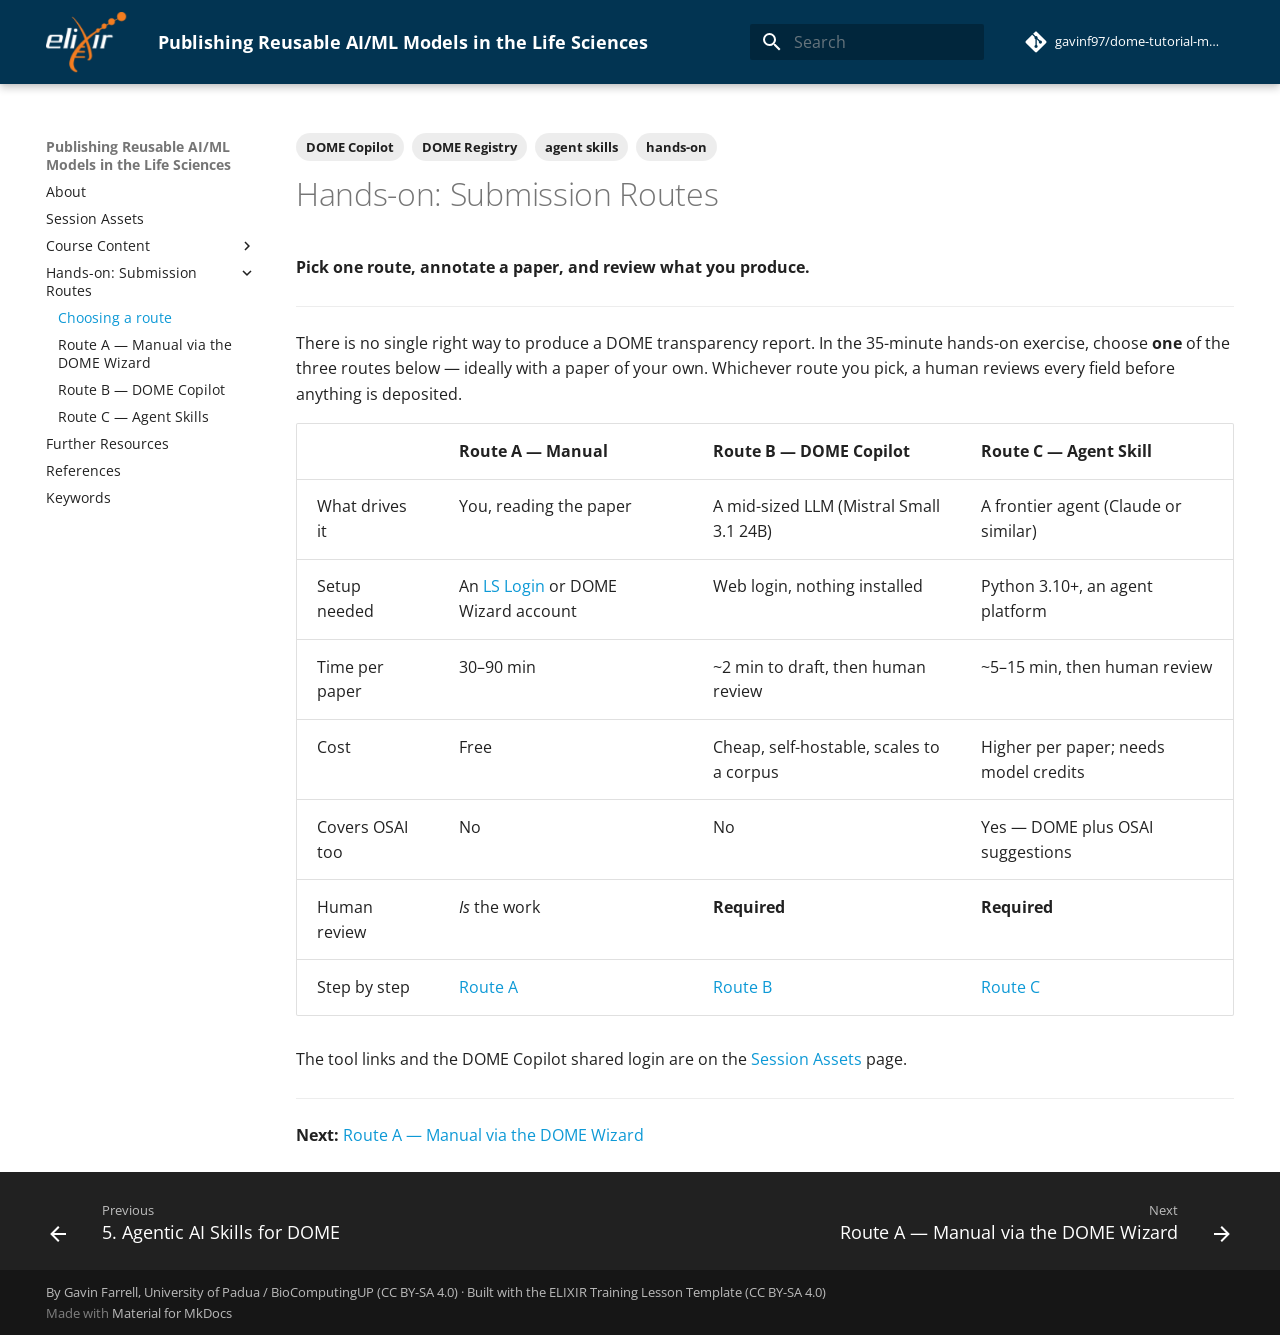
<file: routes/index.html>
<!doctype html>
<html lang="en" class="no-js">
  <head>
    
      <meta charset="utf-8">
      <meta name="viewport" content="width=device-width,initial-scale=1">
      
        <meta name="description" content="MAQC 2026 technical tutorial P06 — using the DOME and OSAI frameworks to report, publish and reuse AI/ML methods transparently in the life sciences.
">
      
      
      
        <link rel="canonical" href="https://gavinf97.github.io/dome-tutorial-maqc-2026/routes/">
      
      
        <link rel="prev" href="../chapters/chapter_05_agentic/">
      
      
        <link rel="next" href="../chapters/chapter_06_route_manual/">
      
      
        
      
      
      <link rel="icon" href="../assets/images/elixir_favicon.ico">
      <meta name="generator" content="mkdocs-1.6.1, mkdocs-material-9.7.7">
    
    
      
        <title>Choosing a route - Publishing Reusable AI/ML Models in the Life Sciences</title>
      
    
    
      <link rel="stylesheet" href="../assets/stylesheets/main.ec1eaa64.min.css">
      
      


    
    
      
    
    
      
        
        
        <link rel="preconnect" href="https://fonts.gstatic.com" crossorigin>
        <link rel="stylesheet" href="https://fonts.googleapis.com/css?family=Open+Sans:300,300i,400,400i,700,700i%7CRoboto+Mono:400,400i,700,700i&display=fallback">
        <style>:root{--md-text-font:"Open Sans";--md-code-font:"Roboto Mono"}</style>
      
    
    
      <link rel="stylesheet" href="../stylesheets/extra.css">
    
      <link rel="stylesheet" href="../stylesheets/neoteroi-mkdocs.css">
    
    <script>__md_scope=new URL("..",location),__md_hash=e=>[...e].reduce(((e,_)=>(e<<5)-e+_.charCodeAt(0)),0),__md_get=(e,_=localStorage,t=__md_scope)=>JSON.parse(_.getItem(t.pathname+"."+e)),__md_set=(e,_,t=localStorage,a=__md_scope)=>{try{t.setItem(a.pathname+"."+e,JSON.stringify(_))}catch(e){}}</script>
    
      

    
    
  </head>
  
  
    <body dir="ltr">
  
    
    <input class="md-toggle" data-md-toggle="drawer" type="checkbox" id="__drawer" autocomplete="off">
    <input class="md-toggle" data-md-toggle="search" type="checkbox" id="__search" autocomplete="off">
    <label class="md-overlay" for="__drawer"></label>
    <div data-md-component="skip">
      
        
        <a href="#hands-on-submission-routes" class="md-skip">
          Skip to content
        </a>
      
    </div>
    <div data-md-component="announce">
      
    </div>
    
    
      

  

<header class="md-header md-header--shadow" data-md-component="header">
  <nav class="md-header__inner md-grid" aria-label="Header">
    <a href=".." title="Publishing Reusable AI/ML Models in the Life Sciences" class="md-header__button md-logo" aria-label="Publishing Reusable AI/ML Models in the Life Sciences" data-md-component="logo">
      
  <img src="../assets/images/white-orange-logo.png" alt="logo">

    </a>
    <label class="md-header__button md-icon" for="__drawer">
      
      <svg xmlns="http://www.w3.org/2000/svg" viewBox="0 0 24 24"><path d="M3 6h18v2H3zm0 5h18v2H3zm0 5h18v2H3z"/></svg>
    </label>
    <div class="md-header__title" data-md-component="header-title">
      <div class="md-header__ellipsis">
        <div class="md-header__topic">
          <span class="md-ellipsis">
            Publishing Reusable AI/ML Models in the Life Sciences
          </span>
        </div>
        <div class="md-header__topic" data-md-component="header-topic">
          <span class="md-ellipsis">
            
              Choosing a route
            
          </span>
        </div>
      </div>
    </div>
    
    
      <script>var palette=__md_get("__palette");if(palette&&palette.color){if("(prefers-color-scheme)"===palette.color.media){var media=matchMedia("(prefers-color-scheme: light)"),input=document.querySelector(media.matches?"[data-md-color-media='(prefers-color-scheme: light)']":"[data-md-color-media='(prefers-color-scheme: dark)']");palette.color.media=input.getAttribute("data-md-color-media"),palette.color.scheme=input.getAttribute("data-md-color-scheme"),palette.color.primary=input.getAttribute("data-md-color-primary"),palette.color.accent=input.getAttribute("data-md-color-accent")}for(var[key,value]of Object.entries(palette.color))document.body.setAttribute("data-md-color-"+key,value)}</script>
    
    
    
      
      
        <label class="md-header__button md-icon" for="__search">
          
          <svg xmlns="http://www.w3.org/2000/svg" viewBox="0 0 24 24"><path d="M9.5 3A6.5 6.5 0 0 1 16 9.5c0 1.61-.59 3.09-1.56 4.23l.27.27h.79l5 5-1.5 1.5-5-5v-.79l-.27-.27A6.52 6.52 0 0 1 9.5 16 6.5 6.5 0 0 1 3 9.5 6.5 6.5 0 0 1 9.5 3m0 2C7 5 5 7 5 9.5S7 14 9.5 14 14 12 14 9.5 12 5 9.5 5"/></svg>
        </label>
        <div class="md-search" data-md-component="search" role="dialog">
  <label class="md-search__overlay" for="__search"></label>
  <div class="md-search__inner" role="search">
    <form class="md-search__form" name="search">
      <input type="text" class="md-search__input" name="query" aria-label="Search" placeholder="Search" autocapitalize="off" autocorrect="off" autocomplete="off" spellcheck="false" data-md-component="search-query" required>
      <label class="md-search__icon md-icon" for="__search">
        
        <svg xmlns="http://www.w3.org/2000/svg" viewBox="0 0 24 24"><path d="M9.5 3A6.5 6.5 0 0 1 16 9.5c0 1.61-.59 3.09-1.56 4.23l.27.27h.79l5 5-1.5 1.5-5-5v-.79l-.27-.27A6.52 6.52 0 0 1 9.5 16 6.5 6.5 0 0 1 3 9.5 6.5 6.5 0 0 1 9.5 3m0 2C7 5 5 7 5 9.5S7 14 9.5 14 14 12 14 9.5 12 5 9.5 5"/></svg>
        
        <svg xmlns="http://www.w3.org/2000/svg" viewBox="0 0 24 24"><path d="M20 11v2H8l5.5 5.5-1.42 1.42L4.16 12l7.92-7.92L13.5 5.5 8 11z"/></svg>
      </label>
      <nav class="md-search__options" aria-label="Search">
        
        <button type="reset" class="md-search__icon md-icon" title="Clear" aria-label="Clear" tabindex="-1">
          
          <svg xmlns="http://www.w3.org/2000/svg" viewBox="0 0 24 24"><path d="M19 6.41 17.59 5 12 10.59 6.41 5 5 6.41 10.59 12 5 17.59 6.41 19 12 13.41 17.59 19 19 17.59 13.41 12z"/></svg>
        </button>
      </nav>
      
    </form>
    <div class="md-search__output">
      <div class="md-search__scrollwrap" tabindex="0" data-md-scrollfix>
        <div class="md-search-result" data-md-component="search-result">
          <div class="md-search-result__meta">
            Initializing search
          </div>
          <ol class="md-search-result__list" role="presentation"></ol>
        </div>
      </div>
    </div>
  </div>
</div>
      
    
    
      <div class="md-header__source">
        <a href="https://github.com/gavinf97/dome-tutorial-maqc-2026" title="Go to repository" class="md-source" data-md-component="source">
  <div class="md-source__icon md-icon">
    
    <svg xmlns="http://www.w3.org/2000/svg" viewBox="0 0 448 512"><!--! Font Awesome Free 7.1.0 by @fontawesome - https://fontawesome.com License - https://fontawesome.com/license/free (Icons: CC BY 4.0, Fonts: SIL OFL 1.1, Code: MIT License) Copyright 2025 Fonticons, Inc.--><path d="M439.6 236.1 244 40.5c-5.4-5.5-12.8-8.5-20.4-8.5s-15 3-20.4 8.4L162.5 81l51.5 51.5c27.1-9.1 52.7 16.8 43.4 43.7l49.7 49.7c34.2-11.8 61.2 31 35.5 56.7-26.5 26.5-70.2-2.9-56-37.3L240.3 199v121.9c25.3 12.5 22.3 41.8 9.1 55-6.4 6.4-15.2 10.1-24.3 10.1s-17.8-3.6-24.3-10.1c-17.6-17.6-11.1-46.9 11.2-56v-123c-20.8-8.5-24.6-30.7-18.6-45L142.6 101 8.5 235.1C3 240.6 0 247.9 0 255.5s3 15 8.5 20.4l195.6 195.7c5.4 5.4 12.7 8.4 20.4 8.4s15-3 20.4-8.4l194.7-194.7c5.4-5.4 8.4-12.8 8.4-20.4s-3-15-8.4-20.4"/></svg>
  </div>
  <div class="md-source__repository">
    gavinf97/dome-tutorial-maqc-2026
  </div>
</a>
      </div>
    
  </nav>
  
</header>
    
    <div class="md-container" data-md-component="container">
      
      
        
          
        
      
      <main class="md-main" data-md-component="main">
        <div class="md-main__inner md-grid">
          
            
              
              <div class="md-sidebar md-sidebar--primary" data-md-component="sidebar" data-md-type="navigation" >
                <div class="md-sidebar__scrollwrap">
                  <div class="md-sidebar__inner">
                    



  

<nav class="md-nav md-nav--primary md-nav--integrated" aria-label="Navigation" data-md-level="0">
  <label class="md-nav__title" for="__drawer">
    <a href=".." title="Publishing Reusable AI/ML Models in the Life Sciences" class="md-nav__button md-logo" aria-label="Publishing Reusable AI/ML Models in the Life Sciences" data-md-component="logo">
      
  <img src="../assets/images/white-orange-logo.png" alt="logo">

    </a>
    Publishing Reusable AI/ML Models in the Life Sciences
  </label>
  
    <div class="md-nav__source">
      <a href="https://github.com/gavinf97/dome-tutorial-maqc-2026" title="Go to repository" class="md-source" data-md-component="source">
  <div class="md-source__icon md-icon">
    
    <svg xmlns="http://www.w3.org/2000/svg" viewBox="0 0 448 512"><!--! Font Awesome Free 7.1.0 by @fontawesome - https://fontawesome.com License - https://fontawesome.com/license/free (Icons: CC BY 4.0, Fonts: SIL OFL 1.1, Code: MIT License) Copyright 2025 Fonticons, Inc.--><path d="M439.6 236.1 244 40.5c-5.4-5.5-12.8-8.5-20.4-8.5s-15 3-20.4 8.4L162.5 81l51.5 51.5c27.1-9.1 52.7 16.8 43.4 43.7l49.7 49.7c34.2-11.8 61.2 31 35.5 56.7-26.5 26.5-70.2-2.9-56-37.3L240.3 199v121.9c25.3 12.5 22.3 41.8 9.1 55-6.4 6.4-15.2 10.1-24.3 10.1s-17.8-3.6-24.3-10.1c-17.6-17.6-11.1-46.9 11.2-56v-123c-20.8-8.5-24.6-30.7-18.6-45L142.6 101 8.5 235.1C3 240.6 0 247.9 0 255.5s3 15 8.5 20.4l195.6 195.7c5.4 5.4 12.7 8.4 20.4 8.4s15-3 20.4-8.4l194.7-194.7c5.4-5.4 8.4-12.8 8.4-20.4s-3-15-8.4-20.4"/></svg>
  </div>
  <div class="md-source__repository">
    gavinf97/dome-tutorial-maqc-2026
  </div>
</a>
    </div>
  
  <ul class="md-nav__list" data-md-scrollfix>
    
      
      
  
  
  
  
    <li class="md-nav__item">
      <a href=".." class="md-nav__link">
        
  
  
  <span class="md-ellipsis">
    
  
    About
  

    
  </span>
  
  

      </a>
    </li>
  

    
      
      
  
  
  
  
    <li class="md-nav__item">
      <a href="../assets/" class="md-nav__link">
        
  
  
  <span class="md-ellipsis">
    
  
    Session Assets
  

    
  </span>
  
  

      </a>
    </li>
  

    
      
      
  
  
  
  
    
    
    
    
    
    <li class="md-nav__item md-nav__item--nested">
      
        
        
        <input class="md-nav__toggle md-toggle " type="checkbox" id="__nav_3" >
        
          
          <label class="md-nav__link" for="__nav_3" id="__nav_3_label" tabindex="0">
            
  
  
  <span class="md-ellipsis">
    
  
    Course Content
  

    
  </span>
  
  

            <span class="md-nav__icon md-icon"></span>
          </label>
        
        <nav class="md-nav" data-md-level="1" aria-labelledby="__nav_3_label" aria-expanded="false">
          <label class="md-nav__title" for="__nav_3">
            <span class="md-nav__icon md-icon"></span>
            
  
    Course Content
  

          </label>
          <ul class="md-nav__list" data-md-scrollfix>
            
              
                
  
  
  
  
    <li class="md-nav__item">
      <a href="../chapters/chapter_01_dome/" class="md-nav__link">
        
  
  
  <span class="md-ellipsis">
    
  
    1. The DOME Recommendations
  

    
  </span>
  
  

      </a>
    </li>
  

              
            
              
                
  
  
  
  
    <li class="md-nav__item">
      <a href="../chapters/chapter_02_registry/" class="md-nav__link">
        
  
  
  <span class="md-ellipsis">
    
  
    2. The DOME Registry
  

    
  </span>
  
  

      </a>
    </li>
  

              
            
              
                
  
  
  
  
    <li class="md-nav__item">
      <a href="../chapters/chapter_03_copilot/" class="md-nav__link">
        
  
  
  <span class="md-ellipsis">
    
  
    3. DOME Copilot
  

    
  </span>
  
  

      </a>
    </li>
  

              
            
              
                
  
  
  
  
    <li class="md-nav__item">
      <a href="../chapters/chapter_04_osai/" class="md-nav__link">
        
  
  
  <span class="md-ellipsis">
    
  
    4. Open & Sustainable AI (OSAI)
  

    
  </span>
  
  

      </a>
    </li>
  

              
            
              
                
  
  
  
  
    <li class="md-nav__item">
      <a href="../chapters/chapter_05_agentic/" class="md-nav__link">
        
  
  
  <span class="md-ellipsis">
    
  
    5. Agentic AI Skills for DOME
  

    
  </span>
  
  

      </a>
    </li>
  

              
            
          </ul>
        </nav>
      
    </li>
  

    
      
      
  
  
    
  
  
  
    
    
    
    
    
    <li class="md-nav__item md-nav__item--active md-nav__item--nested">
      
        
        
        <input class="md-nav__toggle md-toggle " type="checkbox" id="__nav_4" checked>
        
          
          <label class="md-nav__link" for="__nav_4" id="__nav_4_label" tabindex="0">
            
  
  
  <span class="md-ellipsis">
    
  
    Hands-on: Submission Routes
  

    
  </span>
  
  

            <span class="md-nav__icon md-icon"></span>
          </label>
        
        <nav class="md-nav" data-md-level="1" aria-labelledby="__nav_4_label" aria-expanded="true">
          <label class="md-nav__title" for="__nav_4">
            <span class="md-nav__icon md-icon"></span>
            
  
    Hands-on: Submission Routes
  

          </label>
          <ul class="md-nav__list" data-md-scrollfix>
            
              
                
  
  
    
  
  
  
    <li class="md-nav__item md-nav__item--active">
      
      <input class="md-nav__toggle md-toggle" type="checkbox" id="__toc">
      
      
        
      
      
      <a href="./" class="md-nav__link md-nav__link--active">
        
  
  
  <span class="md-ellipsis">
    
  
    Choosing a route
  

    
  </span>
  
  

      </a>
      
    </li>
  

              
            
              
                
  
  
  
  
    <li class="md-nav__item">
      <a href="../chapters/chapter_06_route_manual/" class="md-nav__link">
        
  
  
  <span class="md-ellipsis">
    
  
    Route A — Manual via the DOME Wizard
  

    
  </span>
  
  

      </a>
    </li>
  

              
            
              
                
  
  
  
  
    <li class="md-nav__item">
      <a href="../chapters/chapter_07_route_copilot/" class="md-nav__link">
        
  
  
  <span class="md-ellipsis">
    
  
    Route B — DOME Copilot
  

    
  </span>
  
  

      </a>
    </li>
  

              
            
              
                
  
  
  
  
    <li class="md-nav__item">
      <a href="../chapters/chapter_08_route_agent/" class="md-nav__link">
        
  
  
  <span class="md-ellipsis">
    
  
    Route C — Agent Skills
  

    
  </span>
  
  

      </a>
    </li>
  

              
            
          </ul>
        </nav>
      
    </li>
  

    
      
      
  
  
  
  
    <li class="md-nav__item">
      <a href="../follow_up_training/" class="md-nav__link">
        
  
  
  <span class="md-ellipsis">
    
  
    Further Resources
  

    
  </span>
  
  

      </a>
    </li>
  

    
      
      
  
  
  
  
    <li class="md-nav__item">
      <a href="../chapters/references/" class="md-nav__link">
        
  
  
  <span class="md-ellipsis">
    
  
    References
  

    
  </span>
  
  

      </a>
    </li>
  

    
      
      
  
  
  
  
    <li class="md-nav__item">
      <a href="../keywords/" class="md-nav__link">
        
  
  
  <span class="md-ellipsis">
    
  
    Keywords
  

    
  </span>
  
  

      </a>
    </li>
  

    
  </ul>
</nav>
                  </div>
                </div>
              </div>
            
            
          
          
            <div class="md-content" data-md-component="content">
              
              <article class="md-content__inner md-typeset">
                
                  

  <nav class="md-tags" >
    
      
      
      
      
        <a href="../keywords/#tag:dome-copilot" class="md-tag">DOME Copilot</a>
      
    
      
      
      
      
        <a href="../keywords/#tag:dome-registry" class="md-tag">DOME Registry</a>
      
    
      
      
      
      
        <a href="../keywords/#tag:agent-skills" class="md-tag">agent skills</a>
      
    
      
      
      
      
        <a href="../keywords/#tag:hands-on" class="md-tag">hands-on</a>
      
    
  </nav>


  
  


<div><h1 id="hands-on-submission-routes">Hands-on: Submission Routes</h1>
<p><strong>Pick one route, annotate a paper, and review what you produce.</strong></p>
<hr>
<p>There is no single right way to produce a DOME transparency report. In the
35-minute hands-on exercise, choose <strong>one</strong> of the three routes below — ideally
with a paper of your own. Whichever route you pick, a human reviews every field
before anything is deposited.</p>
<table>
<thead>
<tr>
<th></th>
<th><strong>Route A — Manual</strong></th>
<th><strong>Route B — DOME Copilot</strong></th>
<th><strong>Route C — Agent Skill</strong></th>
</tr>
</thead>
<tbody>
<tr>
<td>What drives it</td>
<td>You, reading the paper</td>
<td>A mid-sized LLM (Mistral Small 3.1 24B)</td>
<td>A frontier agent (Claude or similar)</td>
</tr>
<tr>
<td>Setup needed</td>
<td>An <a href="https://lifescience-ri.eu/ls-login/">LS Login</a> or DOME Wizard account</td>
<td>Web login, nothing installed</td>
<td>Python 3.10+, an agent platform</td>
</tr>
<tr>
<td>Time per paper</td>
<td>30–90 min</td>
<td>~2 min to draft, then human review</td>
<td>~5–15 min, then human review</td>
</tr>
<tr>
<td>Cost</td>
<td>Free</td>
<td>Cheap, self-hostable, scales to a corpus</td>
<td>Higher per paper; needs model credits</td>
</tr>
<tr>
<td>Covers OSAI too</td>
<td>No</td>
<td>No</td>
<td>Yes — DOME plus OSAI suggestions</td>
</tr>
<tr>
<td>Human review</td>
<td><em>Is</em> the work</td>
<td><strong>Required</strong></td>
<td><strong>Required</strong></td>
</tr>
<tr>
<td>Step by step</td>
<td><a href="../chapters/chapter_06_route_manual/">Route A</a></td>
<td><a href="../chapters/chapter_07_route_copilot/">Route B</a></td>
<td><a href="../chapters/chapter_08_route_agent/">Route C</a></td>
</tr>
</tbody>
</table>
<p>The tool links and the DOME Copilot shared login are on the
<a href="../assets/">Session Assets</a> page.</p>
<hr>
<p><strong>Next:</strong> <a href="../chapters/chapter_06_route_manual/">Route A — Manual via the DOME Wizard</a></p></div>







  
  






                
              </article>
            </div>
          
          
<script>var target=document.getElementById(location.hash.slice(1));target&&target.name&&(target.checked=target.name.startsWith("__tabbed_"))</script>
        </div>
        
          <button type="button" class="md-top md-icon" data-md-component="top" hidden>
  
  <svg xmlns="http://www.w3.org/2000/svg" viewBox="0 0 24 24"><path d="M13 20h-2V8l-5.5 5.5-1.42-1.42L12 4.16l7.92 7.92-1.42 1.42L13 8z"/></svg>
  Back to top
</button>
        
      </main>
      
        <footer class="md-footer">
  
    
      
      <nav class="md-footer__inner md-grid" aria-label="Footer" >
        
          
          <a href="../chapters/chapter_05_agentic/" class="md-footer__link md-footer__link--prev" aria-label="Previous: 5. Agentic AI Skills for DOME">
            <div class="md-footer__button md-icon">
              
              <svg xmlns="http://www.w3.org/2000/svg" viewBox="0 0 24 24"><path d="M20 11v2H8l5.5 5.5-1.42 1.42L4.16 12l7.92-7.92L13.5 5.5 8 11z"/></svg>
            </div>
            <div class="md-footer__title">
              <span class="md-footer__direction">
                Previous
              </span>
              <div class="md-ellipsis">
                5. Agentic AI Skills for DOME
              </div>
            </div>
          </a>
        
        
          
          <a href="../chapters/chapter_06_route_manual/" class="md-footer__link md-footer__link--next" aria-label="Next: Route A — Manual via the DOME Wizard">
            <div class="md-footer__title">
              <span class="md-footer__direction">
                Next
              </span>
              <div class="md-ellipsis">
                Route A — Manual via the DOME Wizard
              </div>
            </div>
            <div class="md-footer__button md-icon">
              
              <svg xmlns="http://www.w3.org/2000/svg" viewBox="0 0 24 24"><path d="M4 11v2h12l-5.5 5.5 1.42 1.42L19.84 12l-7.92-7.92L10.5 5.5 16 11z"/></svg>
            </div>
          </a>
        
      </nav>
    
  
  <div class="md-footer-meta md-typeset">
    <div class="md-footer-meta__inner md-grid">
      <div class="md-copyright">
  
    <div class="md-copyright__highlight">
      By Gavin Farrell, University of Padua / BioComputingUP (CC BY-SA 4.0) &middot; Built with the <a href="https://doi.org/10.5281/zenodo.7913092">ELIXIR Training Lesson Template</a> (CC BY-SA 4.0)

    </div>
  
  
    Made with
    <a href="https://squidfunk.github.io/mkdocs-material/" target="_blank" rel="noopener">
      Material for MkDocs
    </a>
  
</div>
      
    </div>
  </div>
</footer>
      
    </div>
    <div class="md-dialog" data-md-component="dialog">
      <div class="md-dialog__inner md-typeset"></div>
    </div>
    
    
    
      
      
      <script id="__config" type="application/json">{"annotate": null, "base": "..", "features": ["navigation.top", "navigation.footer", "toc.integrate"], "search": "../assets/javascripts/workers/search.2c215733.min.js", "tags": null, "translations": {"clipboard.copied": "Copied to clipboard", "clipboard.copy": "Copy to clipboard", "search.result.more.one": "1 more on this page", "search.result.more.other": "# more on this page", "search.result.none": "No matching documents", "search.result.one": "1 matching document", "search.result.other": "# matching documents", "search.result.placeholder": "Type to start searching", "search.result.term.missing": "Missing", "select.version": "Select version"}, "version": null}</script>
    
    
      <script src="../assets/javascripts/bundle.d7400e89.min.js"></script>
      
    
  </body>
</html>
</file>
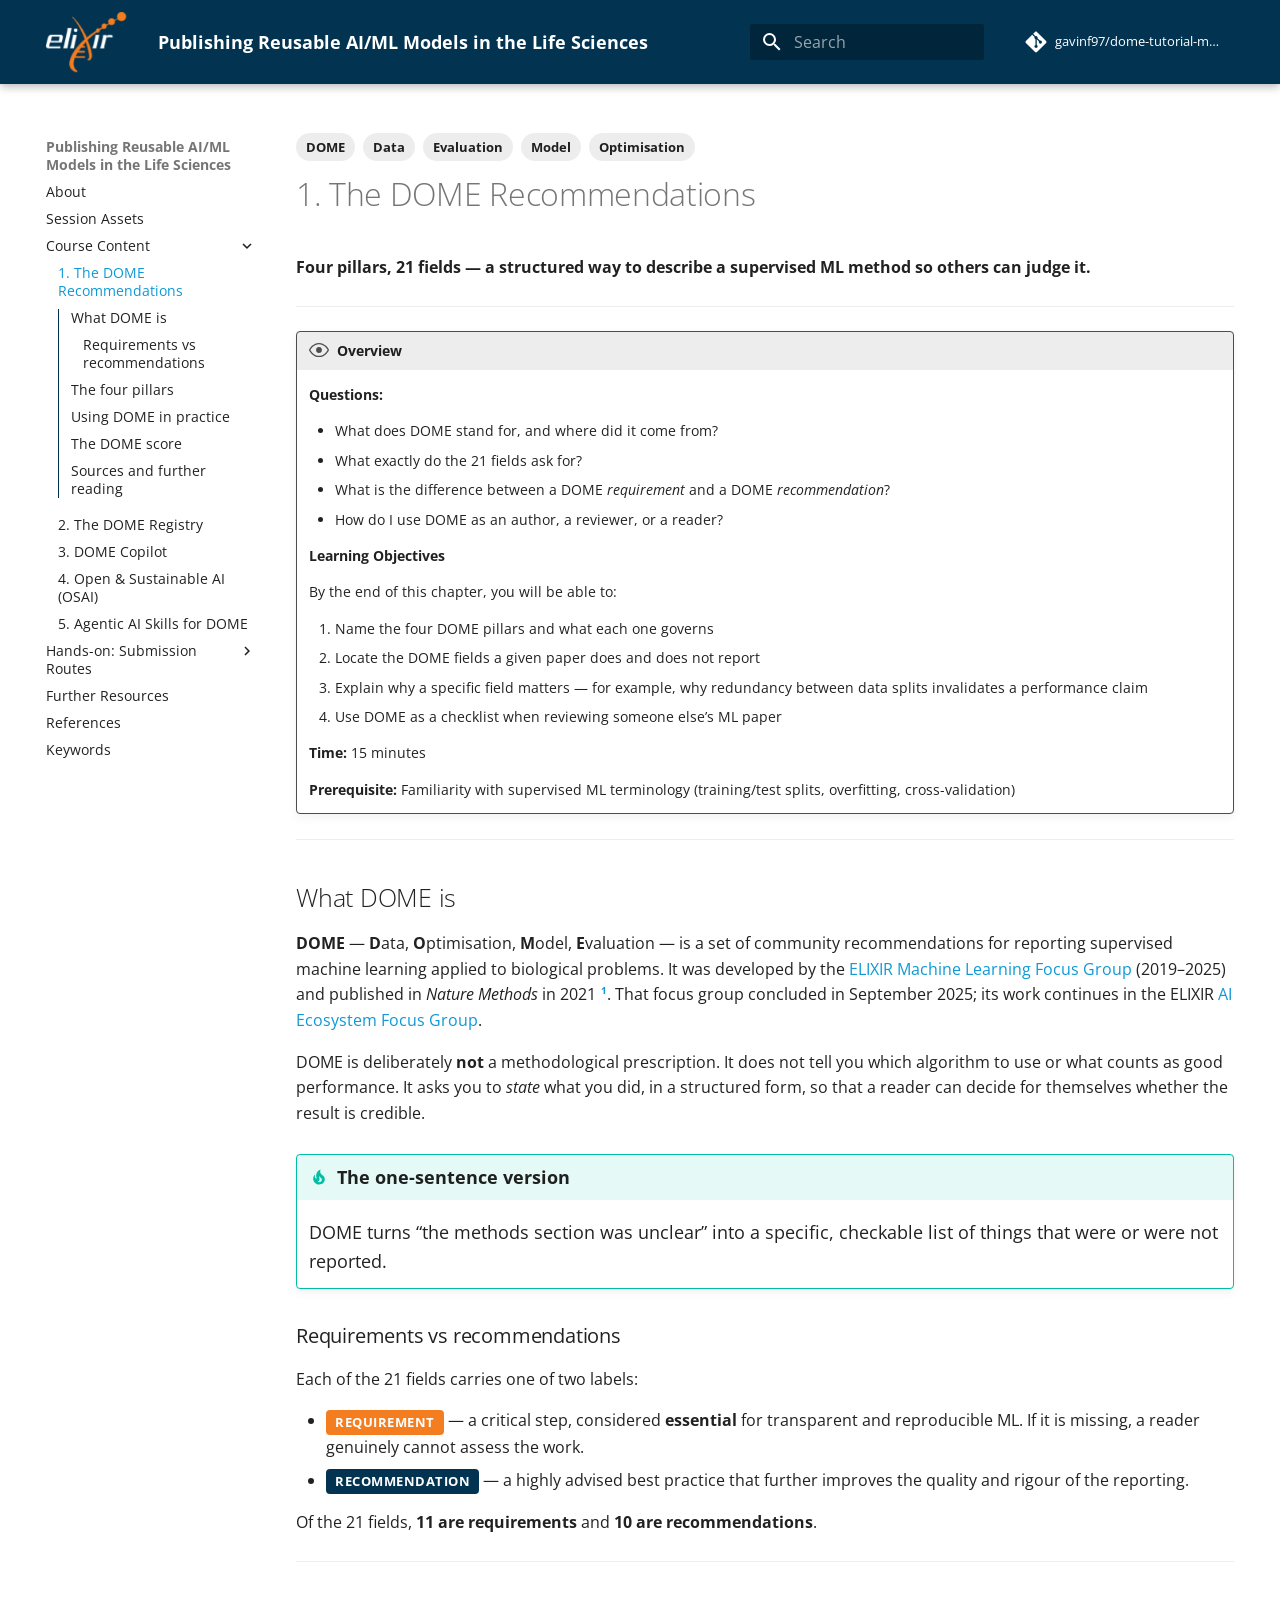
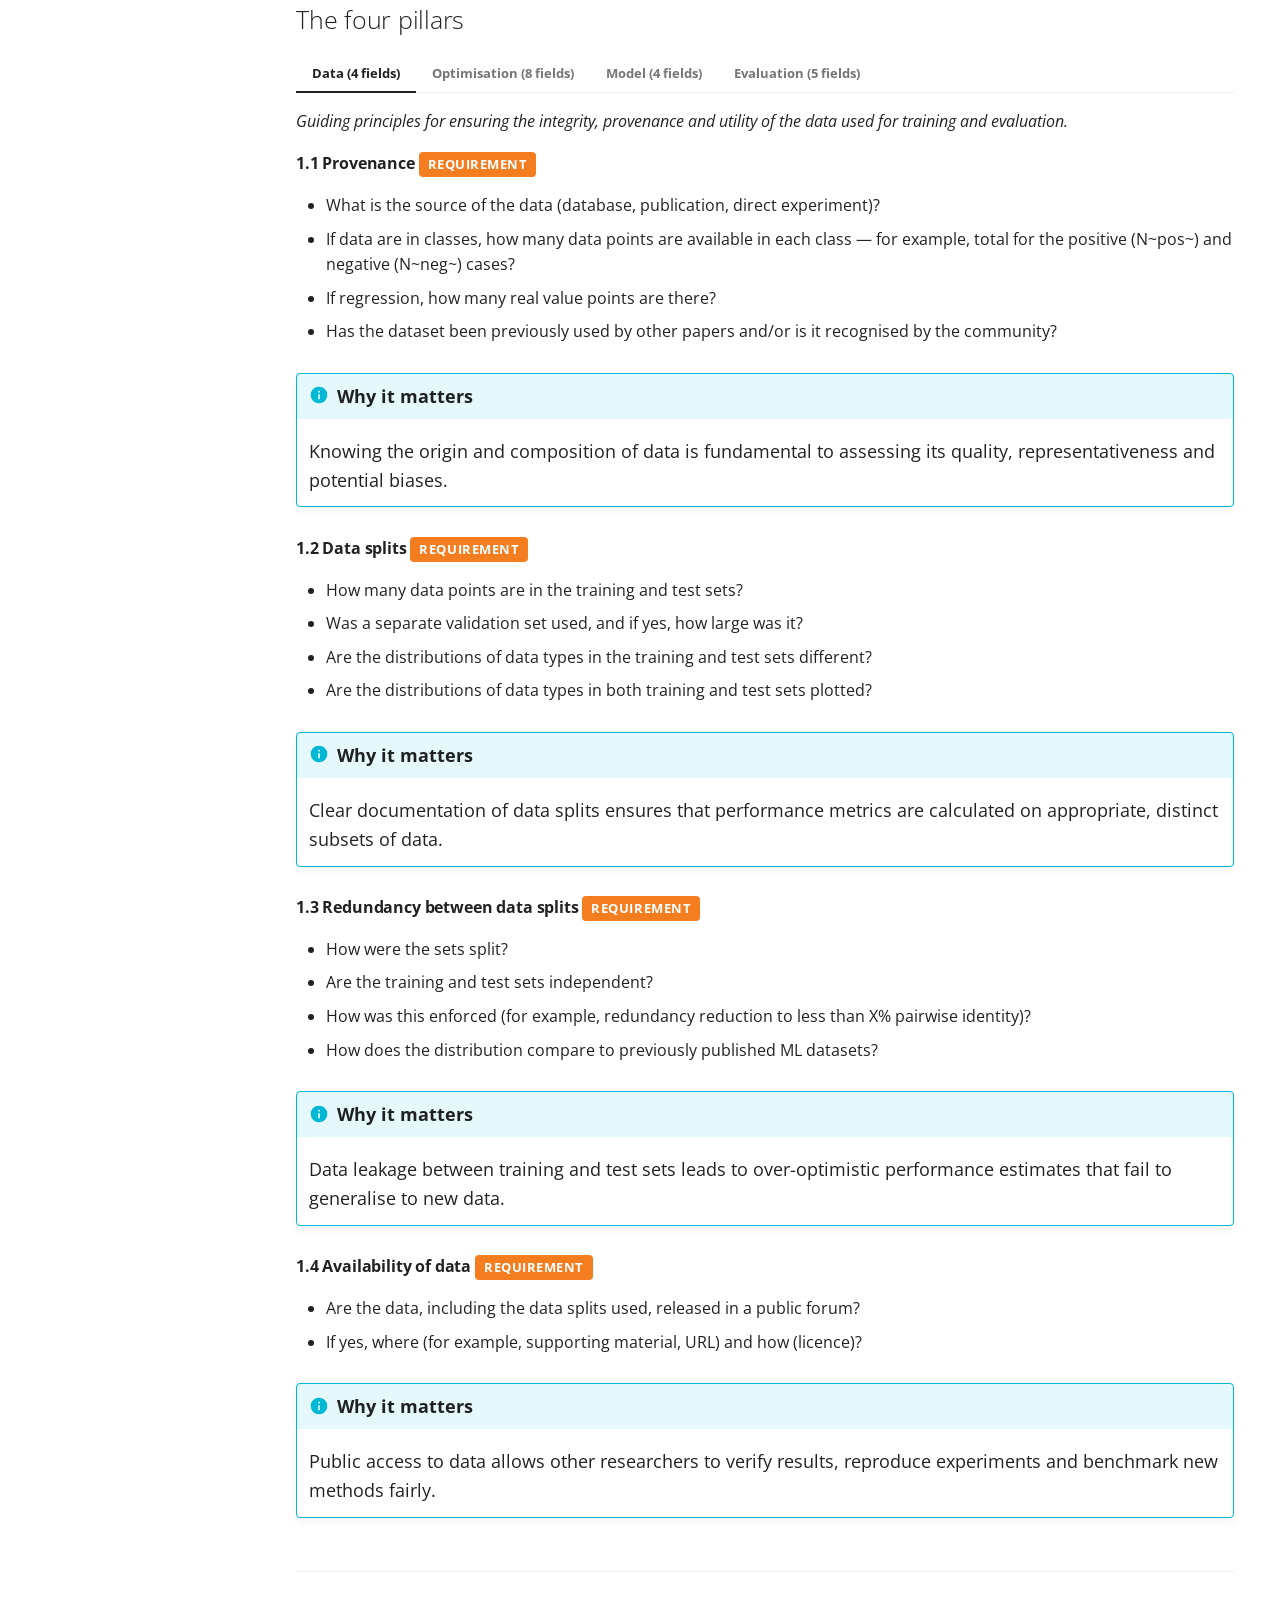
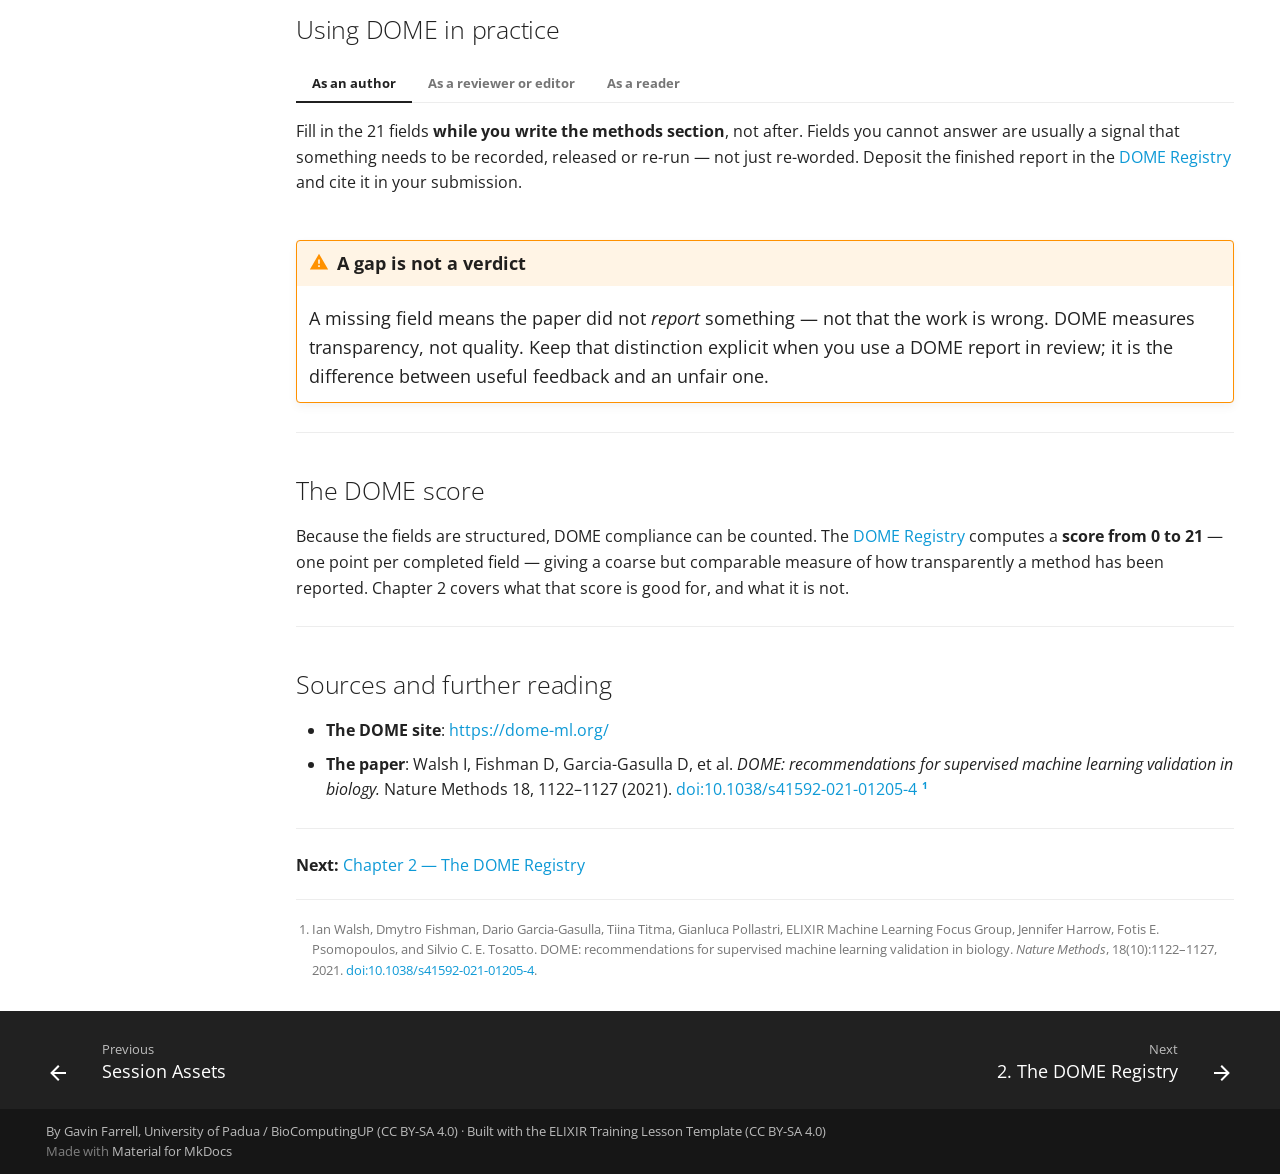
<file: chapters/chapter_01_dome/index.html>
<!doctype html>
<html lang="en" class="no-js">
  <head>
    
      <meta charset="utf-8">
      <meta name="viewport" content="width=device-width,initial-scale=1">
      
        <meta name="description" content="MAQC 2026 technical tutorial P06 — using the DOME and OSAI frameworks to report, publish and reuse AI/ML methods transparently in the life sciences.
">
      
      
      
        <link rel="canonical" href="https://gavinf97.github.io/dome-tutorial-maqc-2026/chapters/chapter_01_dome/">
      
      
        <link rel="prev" href="../../assets/">
      
      
        <link rel="next" href="../chapter_02_registry/">
      
      
        
      
      
      <link rel="icon" href="../../assets/images/elixir_favicon.ico">
      <meta name="generator" content="mkdocs-1.6.1, mkdocs-material-9.7.7">
    
    
      
        <title>1. The DOME Recommendations - Publishing Reusable AI/ML Models in the Life Sciences</title>
      
    
    
      <link rel="stylesheet" href="../../assets/stylesheets/main.ec1eaa64.min.css">
      
      


    
    
      
    
    
      
        
        
        <link rel="preconnect" href="https://fonts.gstatic.com" crossorigin>
        <link rel="stylesheet" href="https://fonts.googleapis.com/css?family=Open+Sans:300,300i,400,400i,700,700i%7CRoboto+Mono:400,400i,700,700i&display=fallback">
        <style>:root{--md-text-font:"Open Sans";--md-code-font:"Roboto Mono"}</style>
      
    
    
      <link rel="stylesheet" href="../../stylesheets/extra.css">
    
      <link rel="stylesheet" href="../../stylesheets/neoteroi-mkdocs.css">
    
    <script>__md_scope=new URL("../..",location),__md_hash=e=>[...e].reduce(((e,_)=>(e<<5)-e+_.charCodeAt(0)),0),__md_get=(e,_=localStorage,t=__md_scope)=>JSON.parse(_.getItem(t.pathname+"."+e)),__md_set=(e,_,t=localStorage,a=__md_scope)=>{try{t.setItem(a.pathname+"."+e,JSON.stringify(_))}catch(e){}}</script>
    
      

    
    
  </head>
  
  
    <body dir="ltr">
  
    
    <input class="md-toggle" data-md-toggle="drawer" type="checkbox" id="__drawer" autocomplete="off">
    <input class="md-toggle" data-md-toggle="search" type="checkbox" id="__search" autocomplete="off">
    <label class="md-overlay" for="__drawer"></label>
    <div data-md-component="skip">
      
        
        <a href="#1-the-dome-recommendations" class="md-skip">
          Skip to content
        </a>
      
    </div>
    <div data-md-component="announce">
      
    </div>
    
    
      

  

<header class="md-header md-header--shadow" data-md-component="header">
  <nav class="md-header__inner md-grid" aria-label="Header">
    <a href="../.." title="Publishing Reusable AI/ML Models in the Life Sciences" class="md-header__button md-logo" aria-label="Publishing Reusable AI/ML Models in the Life Sciences" data-md-component="logo">
      
  <img src="../../assets/images/white-orange-logo.png" alt="logo">

    </a>
    <label class="md-header__button md-icon" for="__drawer">
      
      <svg xmlns="http://www.w3.org/2000/svg" viewBox="0 0 24 24"><path d="M3 6h18v2H3zm0 5h18v2H3zm0 5h18v2H3z"/></svg>
    </label>
    <div class="md-header__title" data-md-component="header-title">
      <div class="md-header__ellipsis">
        <div class="md-header__topic">
          <span class="md-ellipsis">
            Publishing Reusable AI/ML Models in the Life Sciences
          </span>
        </div>
        <div class="md-header__topic" data-md-component="header-topic">
          <span class="md-ellipsis">
            
              1. The DOME Recommendations
            
          </span>
        </div>
      </div>
    </div>
    
    
      <script>var palette=__md_get("__palette");if(palette&&palette.color){if("(prefers-color-scheme)"===palette.color.media){var media=matchMedia("(prefers-color-scheme: light)"),input=document.querySelector(media.matches?"[data-md-color-media='(prefers-color-scheme: light)']":"[data-md-color-media='(prefers-color-scheme: dark)']");palette.color.media=input.getAttribute("data-md-color-media"),palette.color.scheme=input.getAttribute("data-md-color-scheme"),palette.color.primary=input.getAttribute("data-md-color-primary"),palette.color.accent=input.getAttribute("data-md-color-accent")}for(var[key,value]of Object.entries(palette.color))document.body.setAttribute("data-md-color-"+key,value)}</script>
    
    
    
      
      
        <label class="md-header__button md-icon" for="__search">
          
          <svg xmlns="http://www.w3.org/2000/svg" viewBox="0 0 24 24"><path d="M9.5 3A6.5 6.5 0 0 1 16 9.5c0 1.61-.59 3.09-1.56 4.23l.27.27h.79l5 5-1.5 1.5-5-5v-.79l-.27-.27A6.52 6.52 0 0 1 9.5 16 6.5 6.5 0 0 1 3 9.5 6.5 6.5 0 0 1 9.5 3m0 2C7 5 5 7 5 9.5S7 14 9.5 14 14 12 14 9.5 12 5 9.5 5"/></svg>
        </label>
        <div class="md-search" data-md-component="search" role="dialog">
  <label class="md-search__overlay" for="__search"></label>
  <div class="md-search__inner" role="search">
    <form class="md-search__form" name="search">
      <input type="text" class="md-search__input" name="query" aria-label="Search" placeholder="Search" autocapitalize="off" autocorrect="off" autocomplete="off" spellcheck="false" data-md-component="search-query" required>
      <label class="md-search__icon md-icon" for="__search">
        
        <svg xmlns="http://www.w3.org/2000/svg" viewBox="0 0 24 24"><path d="M9.5 3A6.5 6.5 0 0 1 16 9.5c0 1.61-.59 3.09-1.56 4.23l.27.27h.79l5 5-1.5 1.5-5-5v-.79l-.27-.27A6.52 6.52 0 0 1 9.5 16 6.5 6.5 0 0 1 3 9.5 6.5 6.5 0 0 1 9.5 3m0 2C7 5 5 7 5 9.5S7 14 9.5 14 14 12 14 9.5 12 5 9.5 5"/></svg>
        
        <svg xmlns="http://www.w3.org/2000/svg" viewBox="0 0 24 24"><path d="M20 11v2H8l5.5 5.5-1.42 1.42L4.16 12l7.92-7.92L13.5 5.5 8 11z"/></svg>
      </label>
      <nav class="md-search__options" aria-label="Search">
        
        <button type="reset" class="md-search__icon md-icon" title="Clear" aria-label="Clear" tabindex="-1">
          
          <svg xmlns="http://www.w3.org/2000/svg" viewBox="0 0 24 24"><path d="M19 6.41 17.59 5 12 10.59 6.41 5 5 6.41 10.59 12 5 17.59 6.41 19 12 13.41 17.59 19 19 17.59 13.41 12z"/></svg>
        </button>
      </nav>
      
    </form>
    <div class="md-search__output">
      <div class="md-search__scrollwrap" tabindex="0" data-md-scrollfix>
        <div class="md-search-result" data-md-component="search-result">
          <div class="md-search-result__meta">
            Initializing search
          </div>
          <ol class="md-search-result__list" role="presentation"></ol>
        </div>
      </div>
    </div>
  </div>
</div>
      
    
    
      <div class="md-header__source">
        <a href="https://github.com/gavinf97/dome-tutorial-maqc-2026" title="Go to repository" class="md-source" data-md-component="source">
  <div class="md-source__icon md-icon">
    
    <svg xmlns="http://www.w3.org/2000/svg" viewBox="0 0 448 512"><!--! Font Awesome Free 7.1.0 by @fontawesome - https://fontawesome.com License - https://fontawesome.com/license/free (Icons: CC BY 4.0, Fonts: SIL OFL 1.1, Code: MIT License) Copyright 2025 Fonticons, Inc.--><path d="M439.6 236.1 244 40.5c-5.4-5.5-12.8-8.5-20.4-8.5s-15 3-20.4 8.4L162.5 81l51.5 51.5c27.1-9.1 52.7 16.8 43.4 43.7l49.7 49.7c34.2-11.8 61.2 31 35.5 56.7-26.5 26.5-70.2-2.9-56-37.3L240.3 199v121.9c25.3 12.5 22.3 41.8 9.1 55-6.4 6.4-15.2 10.1-24.3 10.1s-17.8-3.6-24.3-10.1c-17.6-17.6-11.1-46.9 11.2-56v-123c-20.8-8.5-24.6-30.7-18.6-45L142.6 101 8.5 235.1C3 240.6 0 247.9 0 255.5s3 15 8.5 20.4l195.6 195.7c5.4 5.4 12.7 8.4 20.4 8.4s15-3 20.4-8.4l194.7-194.7c5.4-5.4 8.4-12.8 8.4-20.4s-3-15-8.4-20.4"/></svg>
  </div>
  <div class="md-source__repository">
    gavinf97/dome-tutorial-maqc-2026
  </div>
</a>
      </div>
    
  </nav>
  
</header>
    
    <div class="md-container" data-md-component="container">
      
      
        
          
        
      
      <main class="md-main" data-md-component="main">
        <div class="md-main__inner md-grid">
          
            
              
              <div class="md-sidebar md-sidebar--primary" data-md-component="sidebar" data-md-type="navigation" >
                <div class="md-sidebar__scrollwrap">
                  <div class="md-sidebar__inner">
                    



  

<nav class="md-nav md-nav--primary md-nav--integrated" aria-label="Navigation" data-md-level="0">
  <label class="md-nav__title" for="__drawer">
    <a href="../.." title="Publishing Reusable AI/ML Models in the Life Sciences" class="md-nav__button md-logo" aria-label="Publishing Reusable AI/ML Models in the Life Sciences" data-md-component="logo">
      
  <img src="../../assets/images/white-orange-logo.png" alt="logo">

    </a>
    Publishing Reusable AI/ML Models in the Life Sciences
  </label>
  
    <div class="md-nav__source">
      <a href="https://github.com/gavinf97/dome-tutorial-maqc-2026" title="Go to repository" class="md-source" data-md-component="source">
  <div class="md-source__icon md-icon">
    
    <svg xmlns="http://www.w3.org/2000/svg" viewBox="0 0 448 512"><!--! Font Awesome Free 7.1.0 by @fontawesome - https://fontawesome.com License - https://fontawesome.com/license/free (Icons: CC BY 4.0, Fonts: SIL OFL 1.1, Code: MIT License) Copyright 2025 Fonticons, Inc.--><path d="M439.6 236.1 244 40.5c-5.4-5.5-12.8-8.5-20.4-8.5s-15 3-20.4 8.4L162.5 81l51.5 51.5c27.1-9.1 52.7 16.8 43.4 43.7l49.7 49.7c34.2-11.8 61.2 31 35.5 56.7-26.5 26.5-70.2-2.9-56-37.3L240.3 199v121.9c25.3 12.5 22.3 41.8 9.1 55-6.4 6.4-15.2 10.1-24.3 10.1s-17.8-3.6-24.3-10.1c-17.6-17.6-11.1-46.9 11.2-56v-123c-20.8-8.5-24.6-30.7-18.6-45L142.6 101 8.5 235.1C3 240.6 0 247.9 0 255.5s3 15 8.5 20.4l195.6 195.7c5.4 5.4 12.7 8.4 20.4 8.4s15-3 20.4-8.4l194.7-194.7c5.4-5.4 8.4-12.8 8.4-20.4s-3-15-8.4-20.4"/></svg>
  </div>
  <div class="md-source__repository">
    gavinf97/dome-tutorial-maqc-2026
  </div>
</a>
    </div>
  
  <ul class="md-nav__list" data-md-scrollfix>
    
      
      
  
  
  
  
    <li class="md-nav__item">
      <a href="../.." class="md-nav__link">
        
  
  
  <span class="md-ellipsis">
    
  
    About
  

    
  </span>
  
  

      </a>
    </li>
  

    
      
      
  
  
  
  
    <li class="md-nav__item">
      <a href="../../assets/" class="md-nav__link">
        
  
  
  <span class="md-ellipsis">
    
  
    Session Assets
  

    
  </span>
  
  

      </a>
    </li>
  

    
      
      
  
  
    
  
  
  
    
    
    
    
    
    <li class="md-nav__item md-nav__item--active md-nav__item--nested">
      
        
        
        <input class="md-nav__toggle md-toggle " type="checkbox" id="__nav_3" checked>
        
          
          <label class="md-nav__link" for="__nav_3" id="__nav_3_label" tabindex="0">
            
  
  
  <span class="md-ellipsis">
    
  
    Course Content
  

    
  </span>
  
  

            <span class="md-nav__icon md-icon"></span>
          </label>
        
        <nav class="md-nav" data-md-level="1" aria-labelledby="__nav_3_label" aria-expanded="true">
          <label class="md-nav__title" for="__nav_3">
            <span class="md-nav__icon md-icon"></span>
            
  
    Course Content
  

          </label>
          <ul class="md-nav__list" data-md-scrollfix>
            
              
                
  
  
    
  
  
  
    <li class="md-nav__item md-nav__item--active">
      
      <input class="md-nav__toggle md-toggle" type="checkbox" id="__toc">
      
      
        
      
      
        <label class="md-nav__link md-nav__link--active" for="__toc">
          
  
  
  <span class="md-ellipsis">
    
  
    1. The DOME Recommendations
  

    
  </span>
  
  

          <span class="md-nav__icon md-icon"></span>
        </label>
      
      <a href="./" class="md-nav__link md-nav__link--active">
        
  
  
  <span class="md-ellipsis">
    
  
    1. The DOME Recommendations
  

    
  </span>
  
  

      </a>
      
        

<nav class="md-nav md-nav--secondary" aria-label="Table of contents">
  
  
  
    
  
  
    <label class="md-nav__title" for="__toc">
      <span class="md-nav__icon md-icon"></span>
      Table of contents
    </label>
    <ul class="md-nav__list" data-md-component="toc" data-md-scrollfix>
      
        <li class="md-nav__item">
  <a href="#what-dome-is" class="md-nav__link">
    <span class="md-ellipsis">
      
        What DOME is
      
    </span>
  </a>
  
    <nav class="md-nav" aria-label="What DOME is">
      <ul class="md-nav__list">
        
          <li class="md-nav__item">
  <a href="#requirements-vs-recommendations" class="md-nav__link">
    <span class="md-ellipsis">
      
        Requirements vs recommendations
      
    </span>
  </a>
  
</li>
        
      </ul>
    </nav>
  
</li>
      
        <li class="md-nav__item">
  <a href="#the-four-pillars" class="md-nav__link">
    <span class="md-ellipsis">
      
        The four pillars
      
    </span>
  </a>
  
</li>
      
        <li class="md-nav__item">
  <a href="#using-dome-in-practice" class="md-nav__link">
    <span class="md-ellipsis">
      
        Using DOME in practice
      
    </span>
  </a>
  
</li>
      
        <li class="md-nav__item">
  <a href="#the-dome-score" class="md-nav__link">
    <span class="md-ellipsis">
      
        The DOME score
      
    </span>
  </a>
  
</li>
      
        <li class="md-nav__item">
  <a href="#sources-and-further-reading" class="md-nav__link">
    <span class="md-ellipsis">
      
        Sources and further reading
      
    </span>
  </a>
  
</li>
      
    </ul>
  
</nav>
      
    </li>
  

              
            
              
                
  
  
  
  
    <li class="md-nav__item">
      <a href="../chapter_02_registry/" class="md-nav__link">
        
  
  
  <span class="md-ellipsis">
    
  
    2. The DOME Registry
  

    
  </span>
  
  

      </a>
    </li>
  

              
            
              
                
  
  
  
  
    <li class="md-nav__item">
      <a href="../chapter_03_copilot/" class="md-nav__link">
        
  
  
  <span class="md-ellipsis">
    
  
    3. DOME Copilot
  

    
  </span>
  
  

      </a>
    </li>
  

              
            
              
                
  
  
  
  
    <li class="md-nav__item">
      <a href="../chapter_04_osai/" class="md-nav__link">
        
  
  
  <span class="md-ellipsis">
    
  
    4. Open & Sustainable AI (OSAI)
  

    
  </span>
  
  

      </a>
    </li>
  

              
            
              
                
  
  
  
  
    <li class="md-nav__item">
      <a href="../chapter_05_agentic/" class="md-nav__link">
        
  
  
  <span class="md-ellipsis">
    
  
    5. Agentic AI Skills for DOME
  

    
  </span>
  
  

      </a>
    </li>
  

              
            
          </ul>
        </nav>
      
    </li>
  

    
      
      
  
  
  
  
    
    
    
    
    
    <li class="md-nav__item md-nav__item--nested">
      
        
        
        <input class="md-nav__toggle md-toggle " type="checkbox" id="__nav_4" >
        
          
          <label class="md-nav__link" for="__nav_4" id="__nav_4_label" tabindex="0">
            
  
  
  <span class="md-ellipsis">
    
  
    Hands-on: Submission Routes
  

    
  </span>
  
  

            <span class="md-nav__icon md-icon"></span>
          </label>
        
        <nav class="md-nav" data-md-level="1" aria-labelledby="__nav_4_label" aria-expanded="false">
          <label class="md-nav__title" for="__nav_4">
            <span class="md-nav__icon md-icon"></span>
            
  
    Hands-on: Submission Routes
  

          </label>
          <ul class="md-nav__list" data-md-scrollfix>
            
              
                
  
  
  
  
    <li class="md-nav__item">
      <a href="../../routes/" class="md-nav__link">
        
  
  
  <span class="md-ellipsis">
    
  
    Choosing a route
  

    
  </span>
  
  

      </a>
    </li>
  

              
            
              
                
  
  
  
  
    <li class="md-nav__item">
      <a href="../chapter_06_route_manual/" class="md-nav__link">
        
  
  
  <span class="md-ellipsis">
    
  
    Route A — Manual via the DOME Wizard
  

    
  </span>
  
  

      </a>
    </li>
  

              
            
              
                
  
  
  
  
    <li class="md-nav__item">
      <a href="../chapter_07_route_copilot/" class="md-nav__link">
        
  
  
  <span class="md-ellipsis">
    
  
    Route B — DOME Copilot
  

    
  </span>
  
  

      </a>
    </li>
  

              
            
              
                
  
  
  
  
    <li class="md-nav__item">
      <a href="../chapter_08_route_agent/" class="md-nav__link">
        
  
  
  <span class="md-ellipsis">
    
  
    Route C — Agent Skills
  

    
  </span>
  
  

      </a>
    </li>
  

              
            
          </ul>
        </nav>
      
    </li>
  

    
      
      
  
  
  
  
    <li class="md-nav__item">
      <a href="../../follow_up_training/" class="md-nav__link">
        
  
  
  <span class="md-ellipsis">
    
  
    Further Resources
  

    
  </span>
  
  

      </a>
    </li>
  

    
      
      
  
  
  
  
    <li class="md-nav__item">
      <a href="../references/" class="md-nav__link">
        
  
  
  <span class="md-ellipsis">
    
  
    References
  

    
  </span>
  
  

      </a>
    </li>
  

    
      
      
  
  
  
  
    <li class="md-nav__item">
      <a href="../../keywords/" class="md-nav__link">
        
  
  
  <span class="md-ellipsis">
    
  
    Keywords
  

    
  </span>
  
  

      </a>
    </li>
  

    
  </ul>
</nav>
                  </div>
                </div>
              </div>
            
            
          
          
            <div class="md-content" data-md-component="content">
              
              <article class="md-content__inner md-typeset">
                
                  

  <nav class="md-tags" >
    
      
      
      
      
        <a href="../../keywords/#tag:dome" class="md-tag">DOME</a>
      
    
      
      
      
      
        <a href="../../keywords/#tag:data" class="md-tag">Data</a>
      
    
      
      
      
      
        <a href="../../keywords/#tag:evaluation" class="md-tag">Evaluation</a>
      
    
      
      
      
      
        <a href="../../keywords/#tag:model" class="md-tag">Model</a>
      
    
      
      
      
      
        <a href="../../keywords/#tag:optimisation" class="md-tag">Optimisation</a>
      
    
  </nav>


  
  


<div><h1 id="1-the-dome-recommendations">1. The DOME Recommendations</h1>
<p><strong>Four pillars, 21 fields — a structured way to describe a supervised ML method so others can judge it.</strong></p>
<hr>
<div class="admonition overview">
<p class="admonition-title">Overview</p>
<p><strong>Questions:</strong></p>
<ul>
<li>What does DOME stand for, and where did it come from?</li>
<li>What exactly do the 21 fields ask for?</li>
<li>What is the difference between a DOME <em>requirement</em> and a DOME <em>recommendation</em>?</li>
<li>How do I use DOME as an author, a reviewer, or a reader?</li>
</ul>
<p><strong>Learning Objectives</strong></p>
<p>By the end of this chapter, you will be able to:</p>
<ol>
<li>Name the four DOME pillars and what each one governs</li>
<li>Locate the DOME fields a given paper does and does not report</li>
<li>Explain why a specific field matters — for example, why redundancy between data splits invalidates a performance claim</li>
<li>Use DOME as a checklist when reviewing someone else’s ML paper</li>
</ol>
<p><strong>Time:</strong> 15 minutes</p>
<p><strong>Prerequisite:</strong> Familiarity with supervised ML terminology (training/test splits, overfitting, cross-validation)</p>
</div>
<hr>
<h2 id="what-dome-is">What DOME is</h2>
<p><strong>DOME</strong> — <strong>D</strong>ata, <strong>O</strong>ptimisation, <strong>M</strong>odel, <strong>E</strong>valuation — is a set of
community recommendations for reporting supervised machine learning applied to
biological problems. It was developed by the
<a href="https://elixir-europe.org/focus-groups/machine-learning">ELIXIR Machine Learning Focus Group</a>
(2019–2025) and published in <em>Nature Methods</em> in 2021 <sup id="fnref:walsh2021dome"><a class="footnote-ref" href="#fn:walsh2021dome">1</a></sup>. That
focus group concluded in September 2025; its work continues in the ELIXIR
<a href="https://elixir-europe.org/focus-groups/ai-ecosystem">AI Ecosystem Focus Group</a>.</p>
<p>DOME is deliberately <strong>not</strong> a methodological prescription. It does not tell you
which algorithm to use or what counts as good performance. It asks you to
<em>state</em> what you did, in a structured form, so that a reader can decide for
themselves whether the result is credible.</p>
<div class="admonition tip">
<p class="admonition-title">The one-sentence version</p>
<p>DOME turns “the methods section was unclear” into a specific, checkable list
of things that were or were not reported.</p>
</div>
<h3 id="requirements-vs-recommendations">Requirements vs recommendations</h3>
<p>Each of the 21 fields carries one of two labels:</p>
<ul>
<li><span class="badge-req">Requirement</span> — a critical step, considered
  <strong>essential</strong> for transparent and reproducible ML. If it is missing, a reader
  genuinely cannot assess the work.</li>
<li><span class="badge-rec">Recommendation</span> — a highly advised best practice
  that further improves the quality and rigour of the reporting.</li>
</ul>
<p>Of the 21 fields, <strong>11 are requirements</strong> and <strong>10 are recommendations</strong>.</p>
<hr>
<h2 id="the-four-pillars">The four pillars</h2>
<div class="tabbed-set tabbed-alternate" data-tabs="1:4"><input checked id="__tabbed_1_1" name="__tabbed_1" type="radio"><input id="__tabbed_1_2" name="__tabbed_1" type="radio"><input id="__tabbed_1_3" name="__tabbed_1" type="radio"><input id="__tabbed_1_4" name="__tabbed_1" type="radio"><div class="tabbed-labels"><label for="__tabbed_1_1">Data (4 fields)</label><label for="__tabbed_1_2">Optimisation (8 fields)</label><label for="__tabbed_1_3">Model (4 fields)</label><label for="__tabbed_1_4">Evaluation (5 fields)</label></div>
<div class="tabbed-content">
<div class="tabbed-block">
<p><em>Guiding principles for ensuring the integrity, provenance and utility of the data used for training and evaluation.</em></p>
<h4 id="11-provenance-requirement">1.1 Provenance <span class="badge-req">Requirement</span></h4>
<ul>
<li>What is the source of the data (database, publication, direct experiment)?</li>
<li>If data are in classes, how many data points are available in each class — for example, total for the positive (N~pos~) and negative (N~neg~) cases?</li>
<li>If regression, how many real value points are there?</li>
<li>Has the dataset been previously used by other papers and/or is it recognised by the community?</li>
</ul>
<div class="admonition info">
<p class="admonition-title">Why it matters</p>
<p>Knowing the origin and composition of data is fundamental to assessing its quality, representativeness and potential biases.</p>
</div>
<h4 id="12-data-splits-requirement">1.2 Data splits <span class="badge-req">Requirement</span></h4>
<ul>
<li>How many data points are in the training and test sets?</li>
<li>Was a separate validation set used, and if yes, how large was it?</li>
<li>Are the distributions of data types in the training and test sets different?</li>
<li>Are the distributions of data types in both training and test sets plotted?</li>
</ul>
<div class="admonition info">
<p class="admonition-title">Why it matters</p>
<p>Clear documentation of data splits ensures that performance metrics are calculated on appropriate, distinct subsets of data.</p>
</div>
<h4 id="13-redundancy-between-data-splits-requirement">1.3 Redundancy between data splits <span class="badge-req">Requirement</span></h4>
<ul>
<li>How were the sets split?</li>
<li>Are the training and test sets independent?</li>
<li>How was this enforced (for example, redundancy reduction to less than X% pairwise identity)?</li>
<li>How does the distribution compare to previously published ML datasets?</li>
</ul>
<div class="admonition info">
<p class="admonition-title">Why it matters</p>
<p>Data leakage between training and test sets leads to over-optimistic performance estimates that fail to generalise to new data.</p>
</div>
<h4 id="14-availability-of-data-requirement">1.4 Availability of data <span class="badge-req">Requirement</span></h4>
<ul>
<li>Are the data, including the data splits used, released in a public forum?</li>
<li>If yes, where (for example, supporting material, URL) and how (licence)?</li>
</ul>
<div class="admonition info">
<p class="admonition-title">Why it matters</p>
<p>Public access to data allows other researchers to verify results, reproduce experiments and benchmark new methods fairly.</p>
</div>
</div>
<div class="tabbed-block">
<p><em>Guiding principles for the transparent and robust training of the model.</em></p>
<h4 id="21-algorithm-requirement">2.1 Algorithm <span class="badge-req">Requirement</span></h4>
<ul>
<li>What is the ML algorithm class used?</li>
<li>Is the ML algorithm new? If yes, why was it chosen over better known alternatives?</li>
</ul>
<div class="admonition info">
<p class="admonition-title">Why it matters</p>
<p>Justifying the algorithm choice helps the community understand the rationale and suitability of the method for the specific problem.</p>
</div>
<h4 id="22-meta-predictions-requirement">2.2 Meta-predictions <span class="badge-req">Requirement</span></h4>
<ul>
<li>Does the model use data from other ML algorithms as input? If yes, which ones?</li>
<li>Is it clear that training data of initial predictors and meta-predictor are independent of test data for the meta-predictor?</li>
</ul>
<div class="admonition info">
<p class="admonition-title">Why it matters</p>
<p>Improper handling of meta-predictions can introduce hidden data leakage, invalidating performance claims.</p>
</div>
<h4 id="23-data-encoding-recommendation">2.3 Data encoding <span class="badge-rec">Recommendation</span></h4>
<ul>
<li>How were the data encoded and preprocessed for the ML algorithm?</li>
</ul>
<div class="admonition info">
<p class="admonition-title">Why it matters</p>
<p>Preprocessing steps can significantly impact model performance and must be documented for reproducibility.</p>
</div>
<h4 id="24-parameters-recommendation">2.4 Parameters <span class="badge-rec">Recommendation</span></h4>
<ul>
<li>How many parameters (<em>p</em>) are used in the model?</li>
<li>How was <em>p</em> selected?</li>
</ul>
<div class="admonition info">
<p class="admonition-title">Why it matters</p>
<p>The number of parameters relates to model complexity and the risk of overfitting, especially with limited data.</p>
</div>
<h4 id="25-features-recommendation">2.5 Features <span class="badge-rec">Recommendation</span></h4>
<ul>
<li>How many features (<em>f</em>) are used as input?</li>
<li>Was feature selection performed? If yes, was it performed using the training set only?</li>
</ul>
<div class="admonition info">
<p class="admonition-title">Why it matters</p>
<p>Feature selection must be isolated from the test set to prevent leakage and ensure unbiased evaluation.</p>
</div>
<h4 id="26-fitting-recommendation">2.6 Fitting <span class="badge-rec">Recommendation</span></h4>
<ul>
<li>Is <em>p</em> much larger than the number of training points and/or is <em>f</em> large (for example, in classification is <em>p</em> ≫ (N~pos~+N~neg~) and/or <em>f</em> &gt; 100)? If yes, how was overfitting ruled out?</li>
<li>Conversely, if the number of training points is much larger than <em>p</em> and/or <em>f</em> is small, is the model expressive enough?</li>
</ul>
<div class="admonition info">
<p class="admonition-title">Why it matters</p>
<p>Balancing model complexity with data availability is crucial to avoid models that memorise noise or fail to capture the signal.</p>
</div>
<h4 id="27-regularisation-requirement">2.7 Regularisation <span class="badge-req">Requirement</span></h4>
<ul>
<li>Were any overfitting prevention techniques used (for example, early stopping using a validation set)? If yes, which ones?</li>
</ul>
<div class="admonition info">
<p class="admonition-title">Why it matters</p>
<p>Regularisation techniques are essential for creating robust models that generalise well to unseen data.</p>
</div>
<h4 id="28-availability-of-configuration-recommendation">2.8 Availability of configuration <span class="badge-rec">Recommendation</span></h4>
<ul>
<li>Are the hyperparameter configurations, optimisation schedule, model files and optimisation parameters reported?</li>
<li>If yes, where (for example, URL) and how (licence)?</li>
</ul>
<div class="admonition info">
<p class="admonition-title">Why it matters</p>
<p>Full transparency of the training configuration allows others to replicate the training process exactly.</p>
</div>
</div>
<div class="tabbed-block">
<p><em>Guiding principles for the description and dissemination of the final model.</em></p>
<h4 id="31-interpretability-recommendation">3.1 Interpretability <span class="badge-rec">Recommendation</span></h4>
<ul>
<li>Is the model black box or interpretable?</li>
<li>If the model is interpretable, can you give clear examples of this?</li>
</ul>
<div class="admonition info">
<p class="admonition-title">Why it matters</p>
<p>Interpretability builds trust in the model’s predictions and can provide scientific insights into the underlying biology.</p>
</div>
<h4 id="32-output-requirement">3.2 Output <span class="badge-req">Requirement</span></h4>
<ul>
<li>Is the model classification or regression?</li>
</ul>
<div class="admonition info">
<p class="admonition-title">Why it matters</p>
<p>Clearly defining the output type sets the context for appropriate evaluation metrics and usage.</p>
</div>
<h4 id="33-execution-time-recommendation">3.3 Execution time <span class="badge-rec">Recommendation</span></h4>
<ul>
<li>How much time does a single representative prediction require on a standard machine (for example, seconds on a desktop PC or high-performance computing cluster)?</li>
</ul>
<div class="admonition info">
<p class="admonition-title">Why it matters</p>
<p>Practical utility depends on computational efficiency; users need to know the resource requirements.</p>
</div>
<h4 id="34-availability-of-software-requirement">3.4 Availability of software <span class="badge-req">Requirement</span></h4>
<ul>
<li>Is the source code released?</li>
<li>Is a method to run the algorithm — such as executable, web server, virtual machine or container instance — released?</li>
<li>If yes, where (for example, URL) and how (licence)?</li>
</ul>
<div class="admonition info">
<p class="admonition-title">Why it matters</p>
<p>Accessible software is the primary way for the community to use and benefit from the developed model.</p>
</div>
</div>
<div class="tabbed-block">
<p><em>Guiding principles for the fair and comprehensive assessment of model performance.</em></p>
<h4 id="41-evaluation-method-requirement">4.1 Evaluation method <span class="badge-req">Requirement</span></h4>
<ul>
<li>How was the method evaluated (for example, cross-validation, independent dataset, novel experiments)?</li>
</ul>
<div class="admonition info">
<p class="admonition-title">Why it matters</p>
<p>The evaluation strategy determines the reliability of the performance estimates and their applicability to real-world scenarios.</p>
</div>
<h4 id="42-performance-measures-requirement">4.2 Performance measures <span class="badge-req">Requirement</span></h4>
<ul>
<li>Which performance metrics are reported?</li>
<li>Is this set representative (for example, compared to the literature)?</li>
</ul>
<div class="admonition info">
<p class="admonition-title">Why it matters</p>
<p>Selecting appropriate metrics prevents misleading conclusions, especially with imbalanced datasets.</p>
</div>
<h4 id="43-comparison-requirement">4.3 Comparison <span class="badge-req">Requirement</span></h4>
<ul>
<li>Was a comparison to publicly available methods performed on benchmark datasets?</li>
<li>Was a comparison to simpler baselines performed?</li>
</ul>
<div class="admonition info">
<p class="admonition-title">Why it matters</p>
<p>Comparisons contextualise performance, showing whether the new method offers a genuine improvement over existing solutions.</p>
</div>
<h4 id="44-confidence-recommendation">4.4 Confidence <span class="badge-rec">Recommendation</span></h4>
<ul>
<li>Do the performance metrics have confidence intervals?</li>
<li>Are the results statistically significant to claim that the method is superior to others and baselines?</li>
</ul>
<div class="admonition info">
<p class="admonition-title">Why it matters</p>
<p>Statistical significance tests and confidence intervals distinguish true improvements from random variations.</p>
</div>
<h4 id="45-availability-of-evaluation-recommendation">4.5 Availability of evaluation <span class="badge-rec">Recommendation</span></h4>
<ul>
<li>Are the raw evaluation files (for example, assignments for comparison and baselines, statistical code, confusion matrices) available?</li>
<li>If yes, where (for example, URL) and how (licence)?</li>
</ul>
<div class="admonition info">
<p class="admonition-title">Why it matters</p>
<p>Sharing raw evaluation data enables deep verification and facilitates future meta-analyses.</p>
</div>
</div>
</div>
</div>
<hr>
<h2 id="using-dome-in-practice">Using DOME in practice</h2>
<div class="tabbed-set tabbed-alternate" data-tabs="2:3"><input checked id="__tabbed_2_1" name="__tabbed_2" type="radio"><input id="__tabbed_2_2" name="__tabbed_2" type="radio"><input id="__tabbed_2_3" name="__tabbed_2" type="radio"><div class="tabbed-labels"><label for="__tabbed_2_1">As an author</label><label for="__tabbed_2_2">As a reviewer or editor</label><label for="__tabbed_2_3">As a reader</label></div>
<div class="tabbed-content">
<div class="tabbed-block">
<p>Fill in the 21 fields <strong>while you write the methods section</strong>, not after. Fields
you cannot answer are usually a signal that something needs to be recorded,
released or re-run — not just re-worded. Deposit the finished report in the
<a href="../chapter_02_registry/">DOME Registry</a> and cite it in your submission.</p>
</div>
<div class="tabbed-block">
<p>Use the 11 requirements as your first pass. A paper that cannot state its data
splits (1.2), rule out redundancy between them (1.3), or name a baseline
comparison (4.3) has an assessability problem regardless of how good the
reported numbers are. A DOME Registry link supplied at submission makes this a
two-minute check rather than a hunt through supplementary files.</p>
</div>
<div class="tabbed-block">
<p>Treat the fields as the questions you were going to ask anyway. Where the paper
is silent, that silence is now specific and citable.</p>
</div>
</div>
</div>
<div class="admonition warning">
<p class="admonition-title">A gap is not a verdict</p>
<p>A missing field means the paper did not <em>report</em> something — not that the work
is wrong. DOME measures transparency, not quality. Keep that distinction
explicit when you use a DOME report in review; it is the difference between
useful feedback and an unfair one.</p>
</div>
<hr>
<h2 id="the-dome-score">The DOME score</h2>
<p>Because the fields are structured, DOME compliance can be counted. The
<a href="../chapter_02_registry/">DOME Registry</a> computes a <strong>score from 0 to 21</strong> —
one point per completed field — giving a coarse but comparable measure of how
transparently a method has been reported. Chapter 2 covers what that score is
good for, and what it is not.</p>
<hr>
<h2 id="sources-and-further-reading">Sources and further reading</h2>
<ul>
<li><strong>The DOME site</strong>: <a href="https://dome-ml.org/">https://dome-ml.org/</a></li>
<li><strong>The paper</strong>: Walsh I, Fishman D, Garcia-Gasulla D, et al. <em>DOME: recommendations for supervised machine learning validation in biology.</em> Nature Methods 18, 1122–1127 (2021). <a href="https://doi.org/10.1038/s41592-021-01205-4">doi:10.1038/s41592-021-01205-4</a> <sup id="fnref2:walsh2021dome"><a class="footnote-ref" href="#fn:walsh2021dome">1</a></sup></li>
</ul>
<hr>
<p><strong>Next:</strong> <a href="../chapter_02_registry/">Chapter 2 — The DOME Registry</a></p>
<div class="footnote">
<hr>
<ol>
<li id="fn:walsh2021dome">
<p>Ian Walsh, Dmytro Fishman, Dario Garcia-Gasulla, Tiina Titma, Gianluca Pollastri, ELIXIR Machine Learning Focus Group, Jennifer Harrow, Fotis E. Psomopoulos, and Silvio C. E. Tosatto. DOME: recommendations for supervised machine learning validation in biology. <em>Nature Methods</em>, 18(10):1122–1127, 2021. <a href="https://doi.org/10.1038/s41592-021-01205-4">doi:10.1038/s41592-021-01205-4</a>. <a class="footnote-backref" href="#fnref:walsh2021dome" title="Jump back to footnote 1 in the text">↩</a><a class="footnote-backref" href="#fnref2:walsh2021dome" title="Jump back to footnote 1 in the text">↩</a></p>
</li>
</ol>
</div></div>







  
  






                
              </article>
            </div>
          
          
<script>var target=document.getElementById(location.hash.slice(1));target&&target.name&&(target.checked=target.name.startsWith("__tabbed_"))</script>
        </div>
        
          <button type="button" class="md-top md-icon" data-md-component="top" hidden>
  
  <svg xmlns="http://www.w3.org/2000/svg" viewBox="0 0 24 24"><path d="M13 20h-2V8l-5.5 5.5-1.42-1.42L12 4.16l7.92 7.92-1.42 1.42L13 8z"/></svg>
  Back to top
</button>
        
      </main>
      
        <footer class="md-footer">
  
    
      
      <nav class="md-footer__inner md-grid" aria-label="Footer" >
        
          
          <a href="../../assets/" class="md-footer__link md-footer__link--prev" aria-label="Previous: Session Assets">
            <div class="md-footer__button md-icon">
              
              <svg xmlns="http://www.w3.org/2000/svg" viewBox="0 0 24 24"><path d="M20 11v2H8l5.5 5.5-1.42 1.42L4.16 12l7.92-7.92L13.5 5.5 8 11z"/></svg>
            </div>
            <div class="md-footer__title">
              <span class="md-footer__direction">
                Previous
              </span>
              <div class="md-ellipsis">
                Session Assets
              </div>
            </div>
          </a>
        
        
          
          <a href="../chapter_02_registry/" class="md-footer__link md-footer__link--next" aria-label="Next: 2. The DOME Registry">
            <div class="md-footer__title">
              <span class="md-footer__direction">
                Next
              </span>
              <div class="md-ellipsis">
                2. The DOME Registry
              </div>
            </div>
            <div class="md-footer__button md-icon">
              
              <svg xmlns="http://www.w3.org/2000/svg" viewBox="0 0 24 24"><path d="M4 11v2h12l-5.5 5.5 1.42 1.42L19.84 12l-7.92-7.92L10.5 5.5 16 11z"/></svg>
            </div>
          </a>
        
      </nav>
    
  
  <div class="md-footer-meta md-typeset">
    <div class="md-footer-meta__inner md-grid">
      <div class="md-copyright">
  
    <div class="md-copyright__highlight">
      By Gavin Farrell, University of Padua / BioComputingUP (CC BY-SA 4.0) &middot; Built with the <a href="https://doi.org/10.5281/zenodo.7913092">ELIXIR Training Lesson Template</a> (CC BY-SA 4.0)

    </div>
  
  
    Made with
    <a href="https://squidfunk.github.io/mkdocs-material/" target="_blank" rel="noopener">
      Material for MkDocs
    </a>
  
</div>
      
    </div>
  </div>
</footer>
      
    </div>
    <div class="md-dialog" data-md-component="dialog">
      <div class="md-dialog__inner md-typeset"></div>
    </div>
    
    
    
      
      
      <script id="__config" type="application/json">{"annotate": null, "base": "../..", "features": ["navigation.top", "navigation.footer", "toc.integrate"], "search": "../../assets/javascripts/workers/search.2c215733.min.js", "tags": null, "translations": {"clipboard.copied": "Copied to clipboard", "clipboard.copy": "Copy to clipboard", "search.result.more.one": "1 more on this page", "search.result.more.other": "# more on this page", "search.result.none": "No matching documents", "search.result.one": "1 matching document", "search.result.other": "# matching documents", "search.result.placeholder": "Type to start searching", "search.result.term.missing": "Missing", "select.version": "Select version"}, "version": null}</script>
    
    
      <script src="../../assets/javascripts/bundle.d7400e89.min.js"></script>
      
    
  </body>
</html>
</file>
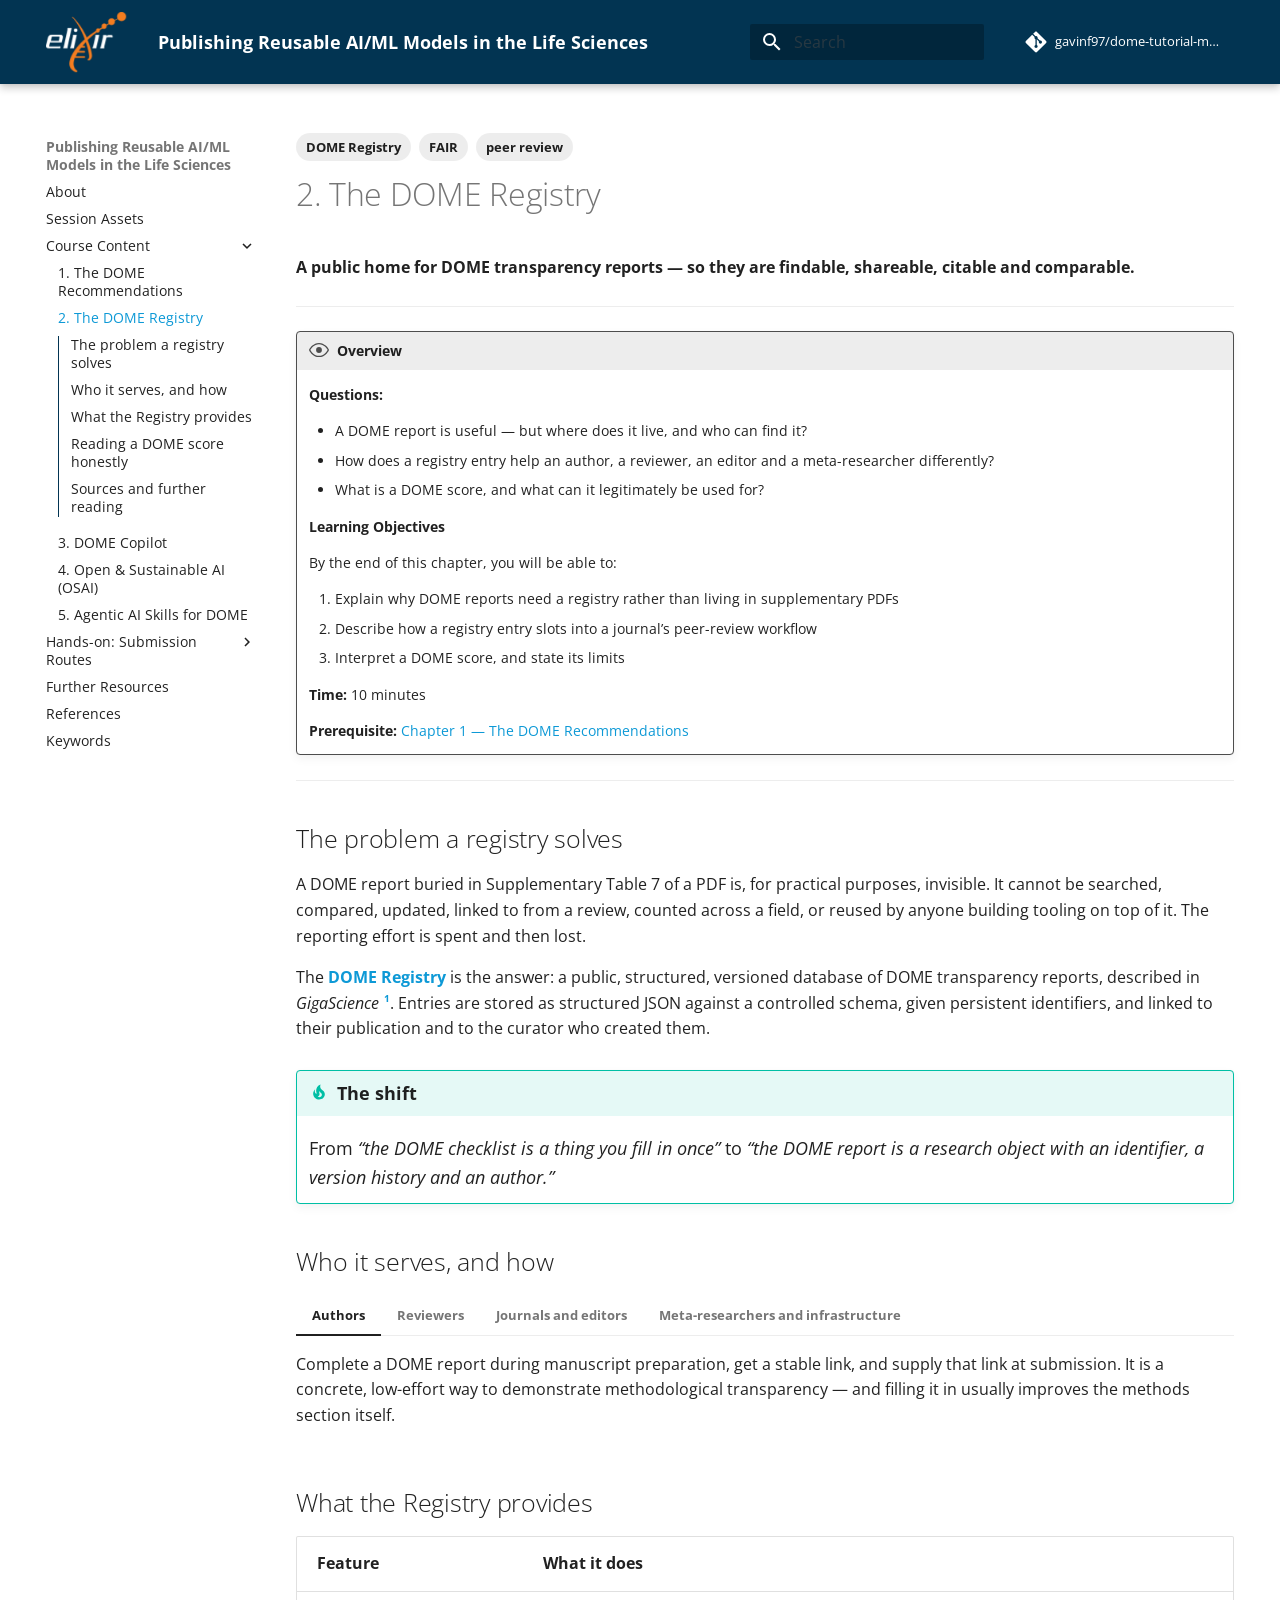
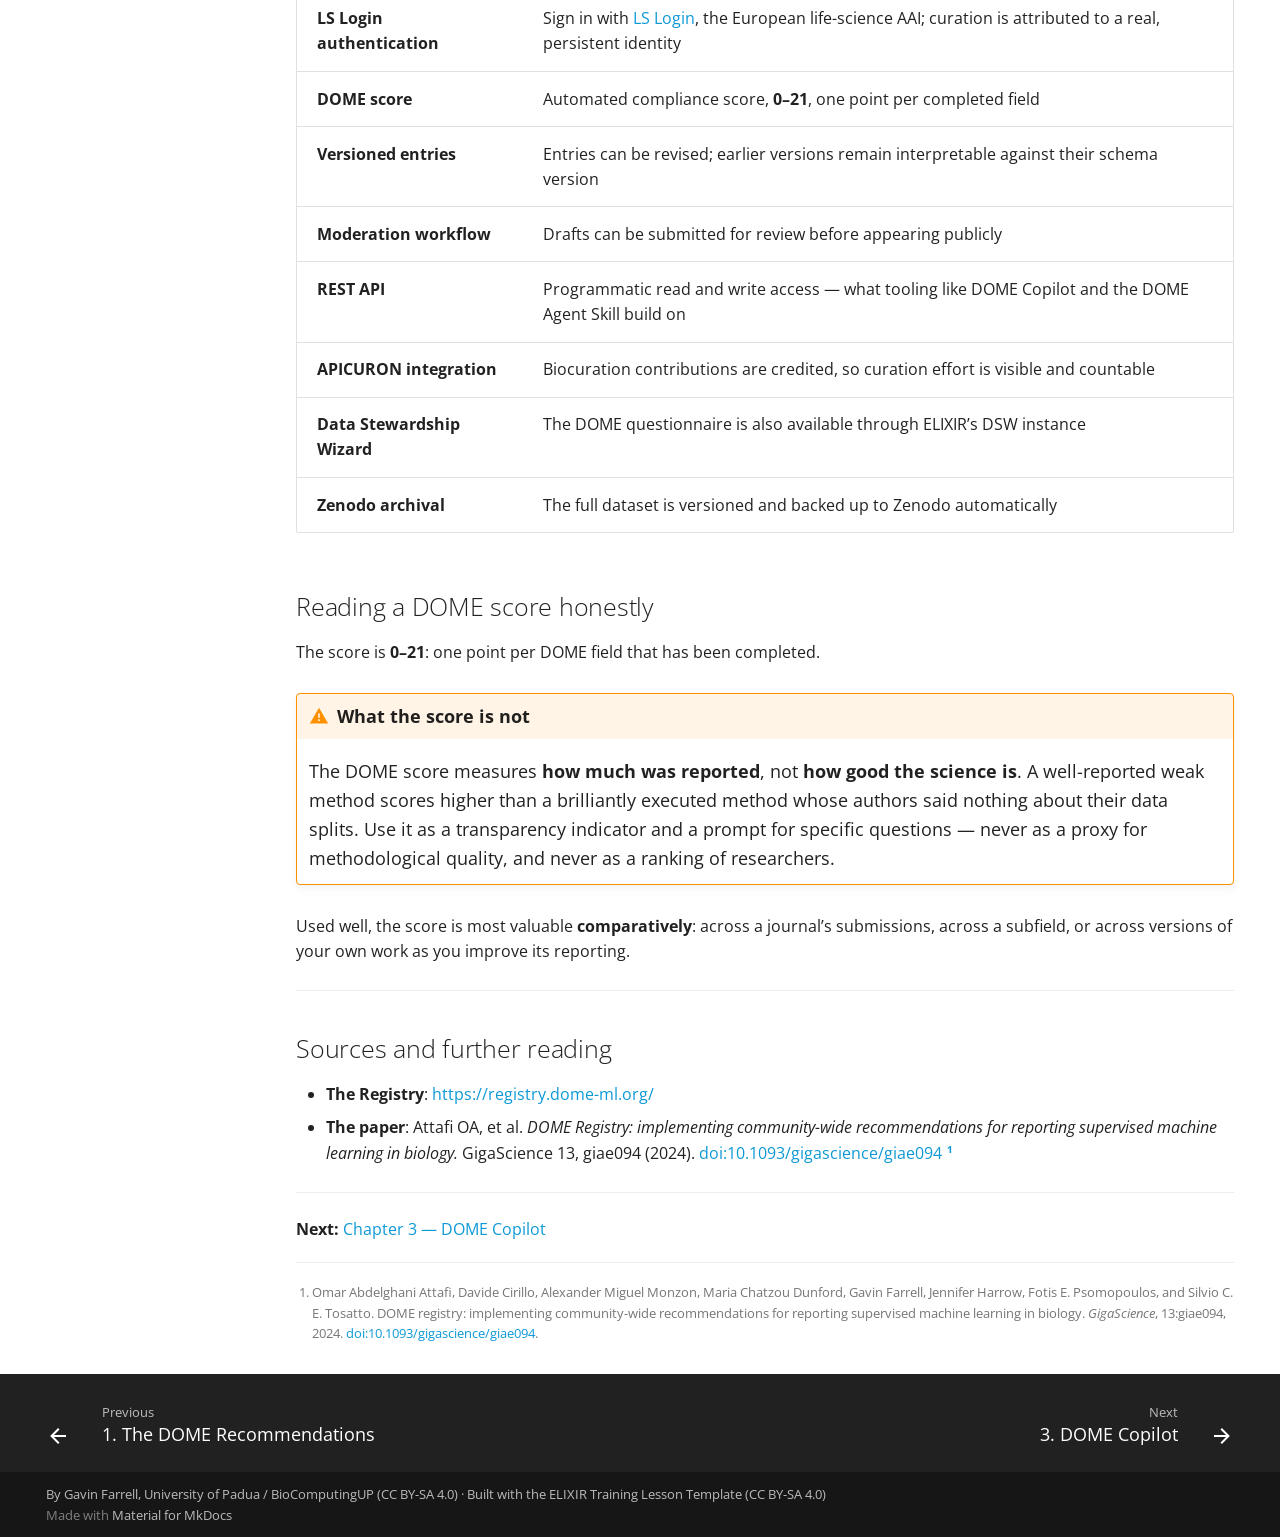
<file: chapters/chapter_02_registry/index.html>
<!doctype html>
<html lang="en" class="no-js">
  <head>
    
      <meta charset="utf-8">
      <meta name="viewport" content="width=device-width,initial-scale=1">
      
        <meta name="description" content="MAQC 2026 technical tutorial P06 — using the DOME and OSAI frameworks to report, publish and reuse AI/ML methods transparently in the life sciences.
">
      
      
      
        <link rel="canonical" href="https://gavinf97.github.io/dome-tutorial-maqc-2026/chapters/chapter_02_registry/">
      
      
        <link rel="prev" href="../chapter_01_dome/">
      
      
        <link rel="next" href="../chapter_03_copilot/">
      
      
        
      
      
      <link rel="icon" href="../../assets/images/elixir_favicon.ico">
      <meta name="generator" content="mkdocs-1.6.1, mkdocs-material-9.7.7">
    
    
      
        <title>2. The DOME Registry - Publishing Reusable AI/ML Models in the Life Sciences</title>
      
    
    
      <link rel="stylesheet" href="../../assets/stylesheets/main.ec1eaa64.min.css">
      
      


    
    
      
    
    
      
        
        
        <link rel="preconnect" href="https://fonts.gstatic.com" crossorigin>
        <link rel="stylesheet" href="https://fonts.googleapis.com/css?family=Open+Sans:300,300i,400,400i,700,700i%7CRoboto+Mono:400,400i,700,700i&display=fallback">
        <style>:root{--md-text-font:"Open Sans";--md-code-font:"Roboto Mono"}</style>
      
    
    
      <link rel="stylesheet" href="../../stylesheets/extra.css">
    
      <link rel="stylesheet" href="../../stylesheets/neoteroi-mkdocs.css">
    
    <script>__md_scope=new URL("../..",location),__md_hash=e=>[...e].reduce(((e,_)=>(e<<5)-e+_.charCodeAt(0)),0),__md_get=(e,_=localStorage,t=__md_scope)=>JSON.parse(_.getItem(t.pathname+"."+e)),__md_set=(e,_,t=localStorage,a=__md_scope)=>{try{t.setItem(a.pathname+"."+e,JSON.stringify(_))}catch(e){}}</script>
    
      

    
    
  </head>
  
  
    <body dir="ltr">
  
    
    <input class="md-toggle" data-md-toggle="drawer" type="checkbox" id="__drawer" autocomplete="off">
    <input class="md-toggle" data-md-toggle="search" type="checkbox" id="__search" autocomplete="off">
    <label class="md-overlay" for="__drawer"></label>
    <div data-md-component="skip">
      
        
        <a href="#2-the-dome-registry" class="md-skip">
          Skip to content
        </a>
      
    </div>
    <div data-md-component="announce">
      
    </div>
    
    
      

  

<header class="md-header md-header--shadow" data-md-component="header">
  <nav class="md-header__inner md-grid" aria-label="Header">
    <a href="../.." title="Publishing Reusable AI/ML Models in the Life Sciences" class="md-header__button md-logo" aria-label="Publishing Reusable AI/ML Models in the Life Sciences" data-md-component="logo">
      
  <img src="../../assets/images/white-orange-logo.png" alt="logo">

    </a>
    <label class="md-header__button md-icon" for="__drawer">
      
      <svg xmlns="http://www.w3.org/2000/svg" viewBox="0 0 24 24"><path d="M3 6h18v2H3zm0 5h18v2H3zm0 5h18v2H3z"/></svg>
    </label>
    <div class="md-header__title" data-md-component="header-title">
      <div class="md-header__ellipsis">
        <div class="md-header__topic">
          <span class="md-ellipsis">
            Publishing Reusable AI/ML Models in the Life Sciences
          </span>
        </div>
        <div class="md-header__topic" data-md-component="header-topic">
          <span class="md-ellipsis">
            
              2. The DOME Registry
            
          </span>
        </div>
      </div>
    </div>
    
    
      <script>var palette=__md_get("__palette");if(palette&&palette.color){if("(prefers-color-scheme)"===palette.color.media){var media=matchMedia("(prefers-color-scheme: light)"),input=document.querySelector(media.matches?"[data-md-color-media='(prefers-color-scheme: light)']":"[data-md-color-media='(prefers-color-scheme: dark)']");palette.color.media=input.getAttribute("data-md-color-media"),palette.color.scheme=input.getAttribute("data-md-color-scheme"),palette.color.primary=input.getAttribute("data-md-color-primary"),palette.color.accent=input.getAttribute("data-md-color-accent")}for(var[key,value]of Object.entries(palette.color))document.body.setAttribute("data-md-color-"+key,value)}</script>
    
    
    
      
      
        <label class="md-header__button md-icon" for="__search">
          
          <svg xmlns="http://www.w3.org/2000/svg" viewBox="0 0 24 24"><path d="M9.5 3A6.5 6.5 0 0 1 16 9.5c0 1.61-.59 3.09-1.56 4.23l.27.27h.79l5 5-1.5 1.5-5-5v-.79l-.27-.27A6.52 6.52 0 0 1 9.5 16 6.5 6.5 0 0 1 3 9.5 6.5 6.5 0 0 1 9.5 3m0 2C7 5 5 7 5 9.5S7 14 9.5 14 14 12 14 9.5 12 5 9.5 5"/></svg>
        </label>
        <div class="md-search" data-md-component="search" role="dialog">
  <label class="md-search__overlay" for="__search"></label>
  <div class="md-search__inner" role="search">
    <form class="md-search__form" name="search">
      <input type="text" class="md-search__input" name="query" aria-label="Search" placeholder="Search" autocapitalize="off" autocorrect="off" autocomplete="off" spellcheck="false" data-md-component="search-query" required>
      <label class="md-search__icon md-icon" for="__search">
        
        <svg xmlns="http://www.w3.org/2000/svg" viewBox="0 0 24 24"><path d="M9.5 3A6.5 6.5 0 0 1 16 9.5c0 1.61-.59 3.09-1.56 4.23l.27.27h.79l5 5-1.5 1.5-5-5v-.79l-.27-.27A6.52 6.52 0 0 1 9.5 16 6.5 6.5 0 0 1 3 9.5 6.5 6.5 0 0 1 9.5 3m0 2C7 5 5 7 5 9.5S7 14 9.5 14 14 12 14 9.5 12 5 9.5 5"/></svg>
        
        <svg xmlns="http://www.w3.org/2000/svg" viewBox="0 0 24 24"><path d="M20 11v2H8l5.5 5.5-1.42 1.42L4.16 12l7.92-7.92L13.5 5.5 8 11z"/></svg>
      </label>
      <nav class="md-search__options" aria-label="Search">
        
        <button type="reset" class="md-search__icon md-icon" title="Clear" aria-label="Clear" tabindex="-1">
          
          <svg xmlns="http://www.w3.org/2000/svg" viewBox="0 0 24 24"><path d="M19 6.41 17.59 5 12 10.59 6.41 5 5 6.41 10.59 12 5 17.59 6.41 19 12 13.41 17.59 19 19 17.59 13.41 12z"/></svg>
        </button>
      </nav>
      
    </form>
    <div class="md-search__output">
      <div class="md-search__scrollwrap" tabindex="0" data-md-scrollfix>
        <div class="md-search-result" data-md-component="search-result">
          <div class="md-search-result__meta">
            Initializing search
          </div>
          <ol class="md-search-result__list" role="presentation"></ol>
        </div>
      </div>
    </div>
  </div>
</div>
      
    
    
      <div class="md-header__source">
        <a href="https://github.com/gavinf97/dome-tutorial-maqc-2026" title="Go to repository" class="md-source" data-md-component="source">
  <div class="md-source__icon md-icon">
    
    <svg xmlns="http://www.w3.org/2000/svg" viewBox="0 0 448 512"><!--! Font Awesome Free 7.1.0 by @fontawesome - https://fontawesome.com License - https://fontawesome.com/license/free (Icons: CC BY 4.0, Fonts: SIL OFL 1.1, Code: MIT License) Copyright 2025 Fonticons, Inc.--><path d="M439.6 236.1 244 40.5c-5.4-5.5-12.8-8.5-20.4-8.5s-15 3-20.4 8.4L162.5 81l51.5 51.5c27.1-9.1 52.7 16.8 43.4 43.7l49.7 49.7c34.2-11.8 61.2 31 35.5 56.7-26.5 26.5-70.2-2.9-56-37.3L240.3 199v121.9c25.3 12.5 22.3 41.8 9.1 55-6.4 6.4-15.2 10.1-24.3 10.1s-17.8-3.6-24.3-10.1c-17.6-17.6-11.1-46.9 11.2-56v-123c-20.8-8.5-24.6-30.7-18.6-45L142.6 101 8.5 235.1C3 240.6 0 247.9 0 255.5s3 15 8.5 20.4l195.6 195.7c5.4 5.4 12.7 8.4 20.4 8.4s15-3 20.4-8.4l194.7-194.7c5.4-5.4 8.4-12.8 8.4-20.4s-3-15-8.4-20.4"/></svg>
  </div>
  <div class="md-source__repository">
    gavinf97/dome-tutorial-maqc-2026
  </div>
</a>
      </div>
    
  </nav>
  
</header>
    
    <div class="md-container" data-md-component="container">
      
      
        
          
        
      
      <main class="md-main" data-md-component="main">
        <div class="md-main__inner md-grid">
          
            
              
              <div class="md-sidebar md-sidebar--primary" data-md-component="sidebar" data-md-type="navigation" >
                <div class="md-sidebar__scrollwrap">
                  <div class="md-sidebar__inner">
                    



  

<nav class="md-nav md-nav--primary md-nav--integrated" aria-label="Navigation" data-md-level="0">
  <label class="md-nav__title" for="__drawer">
    <a href="../.." title="Publishing Reusable AI/ML Models in the Life Sciences" class="md-nav__button md-logo" aria-label="Publishing Reusable AI/ML Models in the Life Sciences" data-md-component="logo">
      
  <img src="../../assets/images/white-orange-logo.png" alt="logo">

    </a>
    Publishing Reusable AI/ML Models in the Life Sciences
  </label>
  
    <div class="md-nav__source">
      <a href="https://github.com/gavinf97/dome-tutorial-maqc-2026" title="Go to repository" class="md-source" data-md-component="source">
  <div class="md-source__icon md-icon">
    
    <svg xmlns="http://www.w3.org/2000/svg" viewBox="0 0 448 512"><!--! Font Awesome Free 7.1.0 by @fontawesome - https://fontawesome.com License - https://fontawesome.com/license/free (Icons: CC BY 4.0, Fonts: SIL OFL 1.1, Code: MIT License) Copyright 2025 Fonticons, Inc.--><path d="M439.6 236.1 244 40.5c-5.4-5.5-12.8-8.5-20.4-8.5s-15 3-20.4 8.4L162.5 81l51.5 51.5c27.1-9.1 52.7 16.8 43.4 43.7l49.7 49.7c34.2-11.8 61.2 31 35.5 56.7-26.5 26.5-70.2-2.9-56-37.3L240.3 199v121.9c25.3 12.5 22.3 41.8 9.1 55-6.4 6.4-15.2 10.1-24.3 10.1s-17.8-3.6-24.3-10.1c-17.6-17.6-11.1-46.9 11.2-56v-123c-20.8-8.5-24.6-30.7-18.6-45L142.6 101 8.5 235.1C3 240.6 0 247.9 0 255.5s3 15 8.5 20.4l195.6 195.7c5.4 5.4 12.7 8.4 20.4 8.4s15-3 20.4-8.4l194.7-194.7c5.4-5.4 8.4-12.8 8.4-20.4s-3-15-8.4-20.4"/></svg>
  </div>
  <div class="md-source__repository">
    gavinf97/dome-tutorial-maqc-2026
  </div>
</a>
    </div>
  
  <ul class="md-nav__list" data-md-scrollfix>
    
      
      
  
  
  
  
    <li class="md-nav__item">
      <a href="../.." class="md-nav__link">
        
  
  
  <span class="md-ellipsis">
    
  
    About
  

    
  </span>
  
  

      </a>
    </li>
  

    
      
      
  
  
  
  
    <li class="md-nav__item">
      <a href="../../assets/" class="md-nav__link">
        
  
  
  <span class="md-ellipsis">
    
  
    Session Assets
  

    
  </span>
  
  

      </a>
    </li>
  

    
      
      
  
  
    
  
  
  
    
    
    
    
    
    <li class="md-nav__item md-nav__item--active md-nav__item--nested">
      
        
        
        <input class="md-nav__toggle md-toggle " type="checkbox" id="__nav_3" checked>
        
          
          <label class="md-nav__link" for="__nav_3" id="__nav_3_label" tabindex="0">
            
  
  
  <span class="md-ellipsis">
    
  
    Course Content
  

    
  </span>
  
  

            <span class="md-nav__icon md-icon"></span>
          </label>
        
        <nav class="md-nav" data-md-level="1" aria-labelledby="__nav_3_label" aria-expanded="true">
          <label class="md-nav__title" for="__nav_3">
            <span class="md-nav__icon md-icon"></span>
            
  
    Course Content
  

          </label>
          <ul class="md-nav__list" data-md-scrollfix>
            
              
                
  
  
  
  
    <li class="md-nav__item">
      <a href="../chapter_01_dome/" class="md-nav__link">
        
  
  
  <span class="md-ellipsis">
    
  
    1. The DOME Recommendations
  

    
  </span>
  
  

      </a>
    </li>
  

              
            
              
                
  
  
    
  
  
  
    <li class="md-nav__item md-nav__item--active">
      
      <input class="md-nav__toggle md-toggle" type="checkbox" id="__toc">
      
      
        
      
      
        <label class="md-nav__link md-nav__link--active" for="__toc">
          
  
  
  <span class="md-ellipsis">
    
  
    2. The DOME Registry
  

    
  </span>
  
  

          <span class="md-nav__icon md-icon"></span>
        </label>
      
      <a href="./" class="md-nav__link md-nav__link--active">
        
  
  
  <span class="md-ellipsis">
    
  
    2. The DOME Registry
  

    
  </span>
  
  

      </a>
      
        

<nav class="md-nav md-nav--secondary" aria-label="Table of contents">
  
  
  
    
  
  
    <label class="md-nav__title" for="__toc">
      <span class="md-nav__icon md-icon"></span>
      Table of contents
    </label>
    <ul class="md-nav__list" data-md-component="toc" data-md-scrollfix>
      
        <li class="md-nav__item">
  <a href="#the-problem-a-registry-solves" class="md-nav__link">
    <span class="md-ellipsis">
      
        The problem a registry solves
      
    </span>
  </a>
  
</li>
      
        <li class="md-nav__item">
  <a href="#who-it-serves-and-how" class="md-nav__link">
    <span class="md-ellipsis">
      
        Who it serves, and how
      
    </span>
  </a>
  
</li>
      
        <li class="md-nav__item">
  <a href="#what-the-registry-provides" class="md-nav__link">
    <span class="md-ellipsis">
      
        What the Registry provides
      
    </span>
  </a>
  
</li>
      
        <li class="md-nav__item">
  <a href="#reading-a-dome-score-honestly" class="md-nav__link">
    <span class="md-ellipsis">
      
        Reading a DOME score honestly
      
    </span>
  </a>
  
</li>
      
        <li class="md-nav__item">
  <a href="#sources-and-further-reading" class="md-nav__link">
    <span class="md-ellipsis">
      
        Sources and further reading
      
    </span>
  </a>
  
</li>
      
    </ul>
  
</nav>
      
    </li>
  

              
            
              
                
  
  
  
  
    <li class="md-nav__item">
      <a href="../chapter_03_copilot/" class="md-nav__link">
        
  
  
  <span class="md-ellipsis">
    
  
    3. DOME Copilot
  

    
  </span>
  
  

      </a>
    </li>
  

              
            
              
                
  
  
  
  
    <li class="md-nav__item">
      <a href="../chapter_04_osai/" class="md-nav__link">
        
  
  
  <span class="md-ellipsis">
    
  
    4. Open & Sustainable AI (OSAI)
  

    
  </span>
  
  

      </a>
    </li>
  

              
            
              
                
  
  
  
  
    <li class="md-nav__item">
      <a href="../chapter_05_agentic/" class="md-nav__link">
        
  
  
  <span class="md-ellipsis">
    
  
    5. Agentic AI Skills for DOME
  

    
  </span>
  
  

      </a>
    </li>
  

              
            
          </ul>
        </nav>
      
    </li>
  

    
      
      
  
  
  
  
    
    
    
    
    
    <li class="md-nav__item md-nav__item--nested">
      
        
        
        <input class="md-nav__toggle md-toggle " type="checkbox" id="__nav_4" >
        
          
          <label class="md-nav__link" for="__nav_4" id="__nav_4_label" tabindex="0">
            
  
  
  <span class="md-ellipsis">
    
  
    Hands-on: Submission Routes
  

    
  </span>
  
  

            <span class="md-nav__icon md-icon"></span>
          </label>
        
        <nav class="md-nav" data-md-level="1" aria-labelledby="__nav_4_label" aria-expanded="false">
          <label class="md-nav__title" for="__nav_4">
            <span class="md-nav__icon md-icon"></span>
            
  
    Hands-on: Submission Routes
  

          </label>
          <ul class="md-nav__list" data-md-scrollfix>
            
              
                
  
  
  
  
    <li class="md-nav__item">
      <a href="../../routes/" class="md-nav__link">
        
  
  
  <span class="md-ellipsis">
    
  
    Choosing a route
  

    
  </span>
  
  

      </a>
    </li>
  

              
            
              
                
  
  
  
  
    <li class="md-nav__item">
      <a href="../chapter_06_route_manual/" class="md-nav__link">
        
  
  
  <span class="md-ellipsis">
    
  
    Route A — Manual via the DOME Wizard
  

    
  </span>
  
  

      </a>
    </li>
  

              
            
              
                
  
  
  
  
    <li class="md-nav__item">
      <a href="../chapter_07_route_copilot/" class="md-nav__link">
        
  
  
  <span class="md-ellipsis">
    
  
    Route B — DOME Copilot
  

    
  </span>
  
  

      </a>
    </li>
  

              
            
              
                
  
  
  
  
    <li class="md-nav__item">
      <a href="../chapter_08_route_agent/" class="md-nav__link">
        
  
  
  <span class="md-ellipsis">
    
  
    Route C — Agent Skills
  

    
  </span>
  
  

      </a>
    </li>
  

              
            
          </ul>
        </nav>
      
    </li>
  

    
      
      
  
  
  
  
    <li class="md-nav__item">
      <a href="../../follow_up_training/" class="md-nav__link">
        
  
  
  <span class="md-ellipsis">
    
  
    Further Resources
  

    
  </span>
  
  

      </a>
    </li>
  

    
      
      
  
  
  
  
    <li class="md-nav__item">
      <a href="../references/" class="md-nav__link">
        
  
  
  <span class="md-ellipsis">
    
  
    References
  

    
  </span>
  
  

      </a>
    </li>
  

    
      
      
  
  
  
  
    <li class="md-nav__item">
      <a href="../../keywords/" class="md-nav__link">
        
  
  
  <span class="md-ellipsis">
    
  
    Keywords
  

    
  </span>
  
  

      </a>
    </li>
  

    
  </ul>
</nav>
                  </div>
                </div>
              </div>
            
            
          
          
            <div class="md-content" data-md-component="content">
              
              <article class="md-content__inner md-typeset">
                
                  

  <nav class="md-tags" >
    
      
      
      
      
        <a href="../../keywords/#tag:dome-registry" class="md-tag">DOME Registry</a>
      
    
      
      
      
      
        <a href="../../keywords/#tag:fair" class="md-tag">FAIR</a>
      
    
      
      
      
      
        <a href="../../keywords/#tag:peer-review" class="md-tag">peer review</a>
      
    
  </nav>


  
  


<div><h1 id="2-the-dome-registry">2. The DOME Registry</h1>
<p><strong>A public home for DOME transparency reports — so they are findable, shareable, citable and comparable.</strong></p>
<hr>
<div class="admonition overview">
<p class="admonition-title">Overview</p>
<p><strong>Questions:</strong></p>
<ul>
<li>A DOME report is useful — but where does it live, and who can find it?</li>
<li>How does a registry entry help an author, a reviewer, an editor and a meta-researcher differently?</li>
<li>What is a DOME score, and what can it legitimately be used for?</li>
</ul>
<p><strong>Learning Objectives</strong></p>
<p>By the end of this chapter, you will be able to:</p>
<ol>
<li>Explain why DOME reports need a registry rather than living in supplementary PDFs</li>
<li>Describe how a registry entry slots into a journal’s peer-review workflow</li>
<li>Interpret a DOME score, and state its limits</li>
</ol>
<p><strong>Time:</strong> 10 minutes</p>
<p><strong>Prerequisite:</strong> <a href="../chapter_01_dome/">Chapter 1 — The DOME Recommendations</a></p>
</div>
<hr>
<h2 id="the-problem-a-registry-solves">The problem a registry solves</h2>
<p>A DOME report buried in Supplementary Table 7 of a PDF is, for practical
purposes, invisible. It cannot be searched, compared, updated, linked to from a
review, counted across a field, or reused by anyone building tooling on top of
it. The reporting effort is spent and then lost.</p>
<p>The <a href="https://registry.dome-ml.org/"><strong>DOME Registry</strong></a> is the answer: a public,
structured, versioned database of DOME transparency reports, described in
<em>GigaScience</em> <sup id="fnref:attafi2024registry"><a class="footnote-ref" href="#fn:attafi2024registry">1</a></sup>. Entries are stored as structured JSON
against a controlled schema, given persistent identifiers, and linked to their
publication and to the curator who created them.</p>
<div class="admonition tip">
<p class="admonition-title">The shift</p>
<p>From <em>“the DOME checklist is a thing you fill in once”</em> to <em>“the DOME report is
a research object with an identifier, a version history and an author.”</em></p>
</div>
<h2 id="who-it-serves-and-how">Who it serves, and how</h2>
<div class="tabbed-set tabbed-alternate" data-tabs="1:4"><input checked id="__tabbed_1_1" name="__tabbed_1" type="radio"><input id="__tabbed_1_2" name="__tabbed_1" type="radio"><input id="__tabbed_1_3" name="__tabbed_1" type="radio"><input id="__tabbed_1_4" name="__tabbed_1" type="radio"><div class="tabbed-labels"><label for="__tabbed_1_1">Authors</label><label for="__tabbed_1_2">Reviewers</label><label for="__tabbed_1_3">Journals and editors</label><label for="__tabbed_1_4">Meta-researchers and infrastructure</label></div>
<div class="tabbed-content">
<div class="tabbed-block">
<p>Complete a DOME report during manuscript preparation, get a stable link, and
supply that link at submission. It is a concrete, low-effort way to demonstrate
methodological transparency — and filling it in usually improves the methods
section itself.</p>
</div>
<div class="tabbed-block">
<p>Open one link and see, field by field, what the paper does and does not report.
As the <em>GigaScience</em> paper puts it, reviewers gain a standardised and efficient
evaluation tool — instead of reconstructing the methods from prose, you are
checking a structured record against the manuscript.</p>
</div>
<div class="tabbed-block">
<p>Integrate the report into the submission workflow so that ML methodology is
assessed consistently across submissions. The benefit that matters editorially
is improved submission quality: authors who know they will be asked tend to
report better.</p>
</div>
<div class="tabbed-block">
<p>Structured entries can be counted, queried through the REST API, and analysed
across a field — which is what makes questions like <em>“has data-split reporting
improved since 2021?”</em> answerable at all.</p>
</div>
</div>
</div>
<h2 id="what-the-registry-provides">What the Registry provides</h2>
<table>
<thead>
<tr>
<th>Feature</th>
<th>What it does</th>
</tr>
</thead>
<tbody>
<tr>
<td><strong>LS Login authentication</strong></td>
<td>Sign in with <a href="https://lifescience-ri.eu/ls-login/">LS Login</a>, the European life-science AAI; curation is attributed to a real, persistent identity</td>
</tr>
<tr>
<td><strong>DOME score</strong></td>
<td>Automated compliance score, <strong>0–21</strong>, one point per completed field</td>
</tr>
<tr>
<td><strong>Versioned entries</strong></td>
<td>Entries can be revised; earlier versions remain interpretable against their schema version</td>
</tr>
<tr>
<td><strong>Moderation workflow</strong></td>
<td>Drafts can be submitted for review before appearing publicly</td>
</tr>
<tr>
<td><strong>REST API</strong></td>
<td>Programmatic read and write access — what tooling like DOME Copilot and the DOME Agent Skill build on</td>
</tr>
<tr>
<td><strong>APICURON integration</strong></td>
<td>Biocuration contributions are credited, so curation effort is visible and countable</td>
</tr>
<tr>
<td><strong>Data Stewardship Wizard</strong></td>
<td>The DOME questionnaire is also available through ELIXIR’s DSW instance</td>
</tr>
<tr>
<td><strong>Zenodo archival</strong></td>
<td>The full dataset is versioned and backed up to Zenodo automatically</td>
</tr>
</tbody>
</table>
<h2 id="reading-a-dome-score-honestly">Reading a DOME score honestly</h2>
<p>The score is <strong>0–21</strong>: one point per DOME field that has been completed.</p>
<div class="admonition warning">
<p class="admonition-title">What the score is not</p>
<p>The DOME score measures <strong>how much was reported</strong>, not <strong>how good the science
is</strong>. A well-reported weak method scores higher than a brilliantly executed
method whose authors said nothing about their data splits. Use it as a
transparency indicator and a prompt for specific questions — never as a proxy
for methodological quality, and never as a ranking of researchers.</p>
</div>
<p>Used well, the score is most valuable <strong>comparatively</strong>: across a journal’s
submissions, across a subfield, or across versions of your own work as you
improve its reporting.</p>
<hr>
<h2 id="sources-and-further-reading">Sources and further reading</h2>
<ul>
<li><strong>The Registry</strong>: <a href="https://registry.dome-ml.org/">https://registry.dome-ml.org/</a></li>
<li><strong>The paper</strong>: Attafi OA, et al. <em>DOME Registry: implementing community-wide recommendations for reporting supervised machine learning in biology.</em> GigaScience 13, giae094 (2024). <a href="https://doi.org/10.1093/gigascience/giae094">doi:10.1093/gigascience/giae094</a> <sup id="fnref2:attafi2024registry"><a class="footnote-ref" href="#fn:attafi2024registry">1</a></sup></li>
</ul>
<hr>
<p><strong>Next:</strong> <a href="../chapter_03_copilot/">Chapter 3 — DOME Copilot</a></p>
<div class="footnote">
<hr>
<ol>
<li id="fn:attafi2024registry">
<p>Omar Abdelghani Attafi, Davide Cirillo, Alexander Miguel Monzon, Maria Chatzou Dunford, Gavin Farrell, Jennifer Harrow, Fotis E. Psomopoulos, and Silvio C. E. Tosatto. DOME registry: implementing community-wide recommendations for reporting supervised machine learning in biology. <em>GigaScience</em>, 13:giae094, 2024. <a href="https://doi.org/10.1093/gigascience/giae094">doi:10.1093/gigascience/giae094</a>. <a class="footnote-backref" href="#fnref:attafi2024registry" title="Jump back to footnote 1 in the text">↩</a><a class="footnote-backref" href="#fnref2:attafi2024registry" title="Jump back to footnote 1 in the text">↩</a></p>
</li>
</ol>
</div></div>







  
  






                
              </article>
            </div>
          
          
<script>var target=document.getElementById(location.hash.slice(1));target&&target.name&&(target.checked=target.name.startsWith("__tabbed_"))</script>
        </div>
        
          <button type="button" class="md-top md-icon" data-md-component="top" hidden>
  
  <svg xmlns="http://www.w3.org/2000/svg" viewBox="0 0 24 24"><path d="M13 20h-2V8l-5.5 5.5-1.42-1.42L12 4.16l7.92 7.92-1.42 1.42L13 8z"/></svg>
  Back to top
</button>
        
      </main>
      
        <footer class="md-footer">
  
    
      
      <nav class="md-footer__inner md-grid" aria-label="Footer" >
        
          
          <a href="../chapter_01_dome/" class="md-footer__link md-footer__link--prev" aria-label="Previous: 1. The DOME Recommendations">
            <div class="md-footer__button md-icon">
              
              <svg xmlns="http://www.w3.org/2000/svg" viewBox="0 0 24 24"><path d="M20 11v2H8l5.5 5.5-1.42 1.42L4.16 12l7.92-7.92L13.5 5.5 8 11z"/></svg>
            </div>
            <div class="md-footer__title">
              <span class="md-footer__direction">
                Previous
              </span>
              <div class="md-ellipsis">
                1. The DOME Recommendations
              </div>
            </div>
          </a>
        
        
          
          <a href="../chapter_03_copilot/" class="md-footer__link md-footer__link--next" aria-label="Next: 3. DOME Copilot">
            <div class="md-footer__title">
              <span class="md-footer__direction">
                Next
              </span>
              <div class="md-ellipsis">
                3. DOME Copilot
              </div>
            </div>
            <div class="md-footer__button md-icon">
              
              <svg xmlns="http://www.w3.org/2000/svg" viewBox="0 0 24 24"><path d="M4 11v2h12l-5.5 5.5 1.42 1.42L19.84 12l-7.92-7.92L10.5 5.5 16 11z"/></svg>
            </div>
          </a>
        
      </nav>
    
  
  <div class="md-footer-meta md-typeset">
    <div class="md-footer-meta__inner md-grid">
      <div class="md-copyright">
  
    <div class="md-copyright__highlight">
      By Gavin Farrell, University of Padua / BioComputingUP (CC BY-SA 4.0) &middot; Built with the <a href="https://doi.org/10.5281/zenodo.7913092">ELIXIR Training Lesson Template</a> (CC BY-SA 4.0)

    </div>
  
  
    Made with
    <a href="https://squidfunk.github.io/mkdocs-material/" target="_blank" rel="noopener">
      Material for MkDocs
    </a>
  
</div>
      
    </div>
  </div>
</footer>
      
    </div>
    <div class="md-dialog" data-md-component="dialog">
      <div class="md-dialog__inner md-typeset"></div>
    </div>
    
    
    
      
      
      <script id="__config" type="application/json">{"annotate": null, "base": "../..", "features": ["navigation.top", "navigation.footer", "toc.integrate"], "search": "../../assets/javascripts/workers/search.2c215733.min.js", "tags": null, "translations": {"clipboard.copied": "Copied to clipboard", "clipboard.copy": "Copy to clipboard", "search.result.more.one": "1 more on this page", "search.result.more.other": "# more on this page", "search.result.none": "No matching documents", "search.result.one": "1 matching document", "search.result.other": "# matching documents", "search.result.placeholder": "Type to start searching", "search.result.term.missing": "Missing", "select.version": "Select version"}, "version": null}</script>
    
    
      <script src="../../assets/javascripts/bundle.d7400e89.min.js"></script>
      
    
  </body>
</html>
</file>
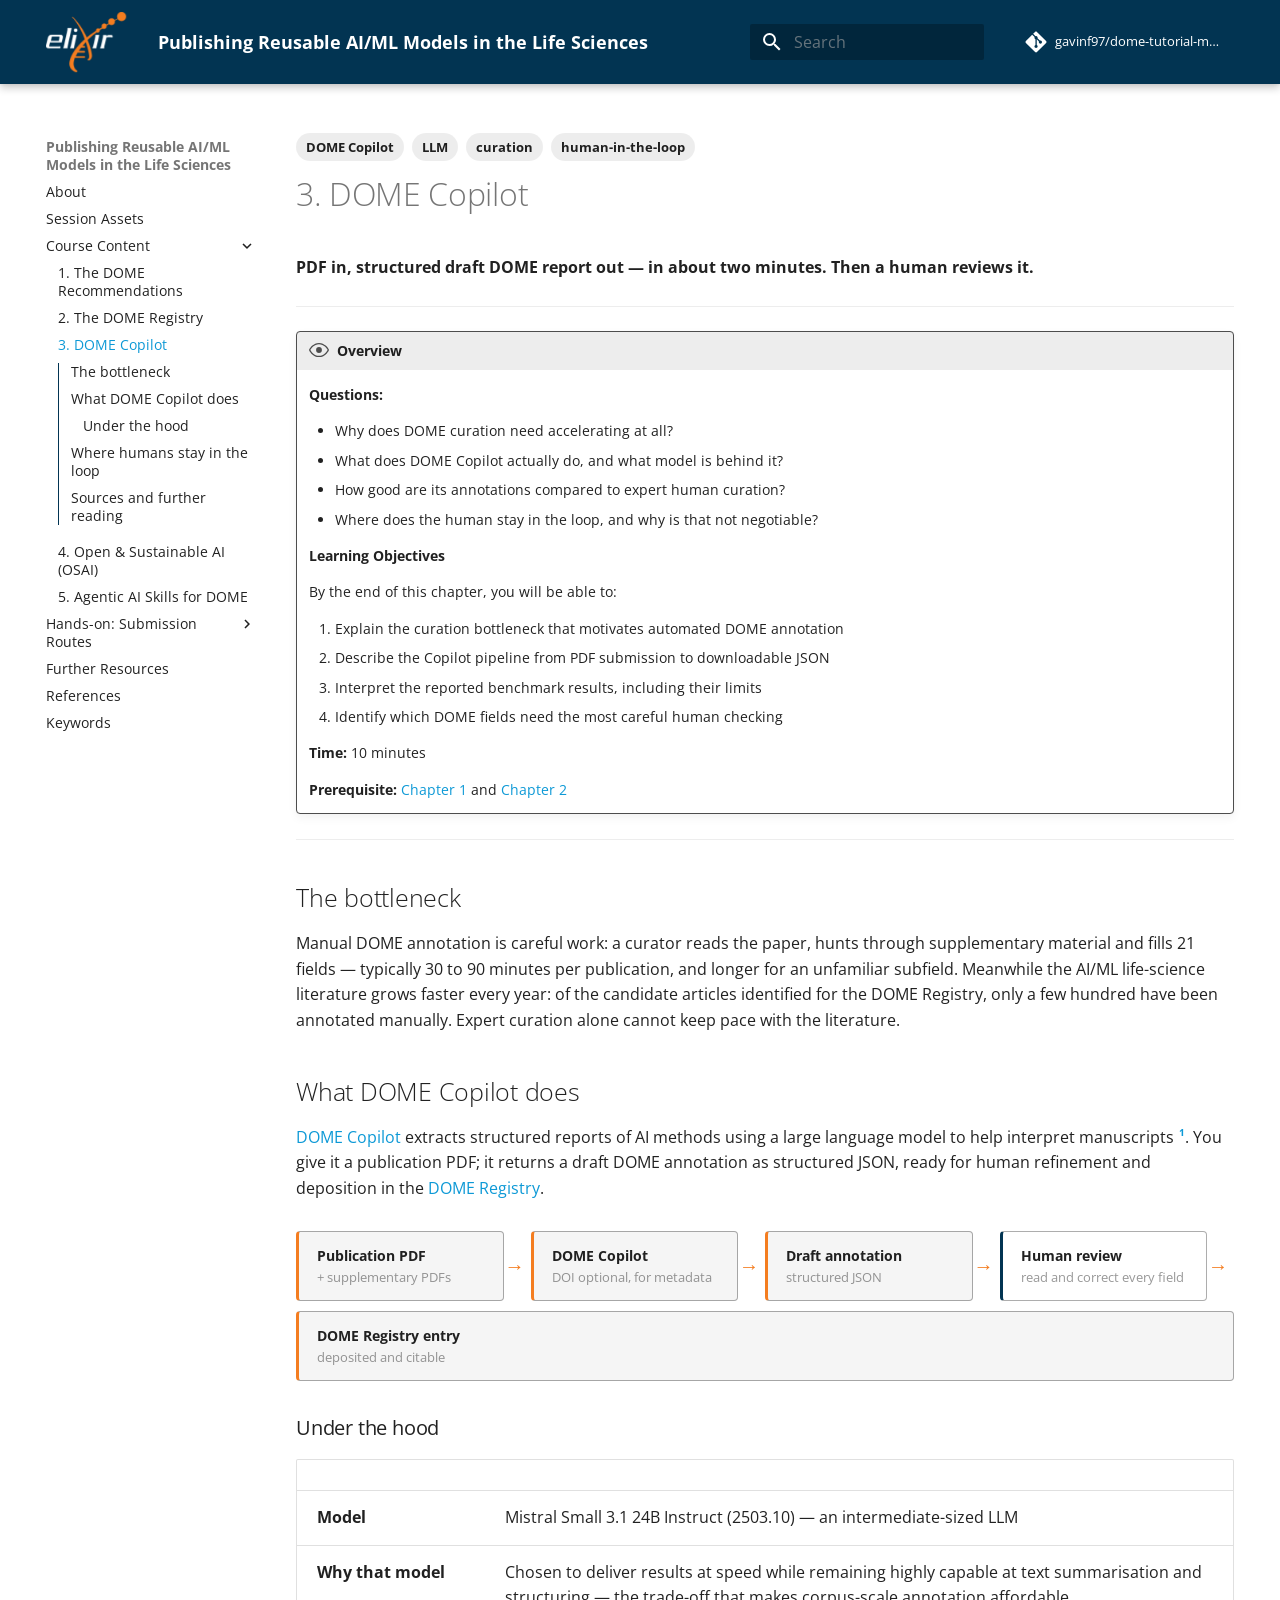
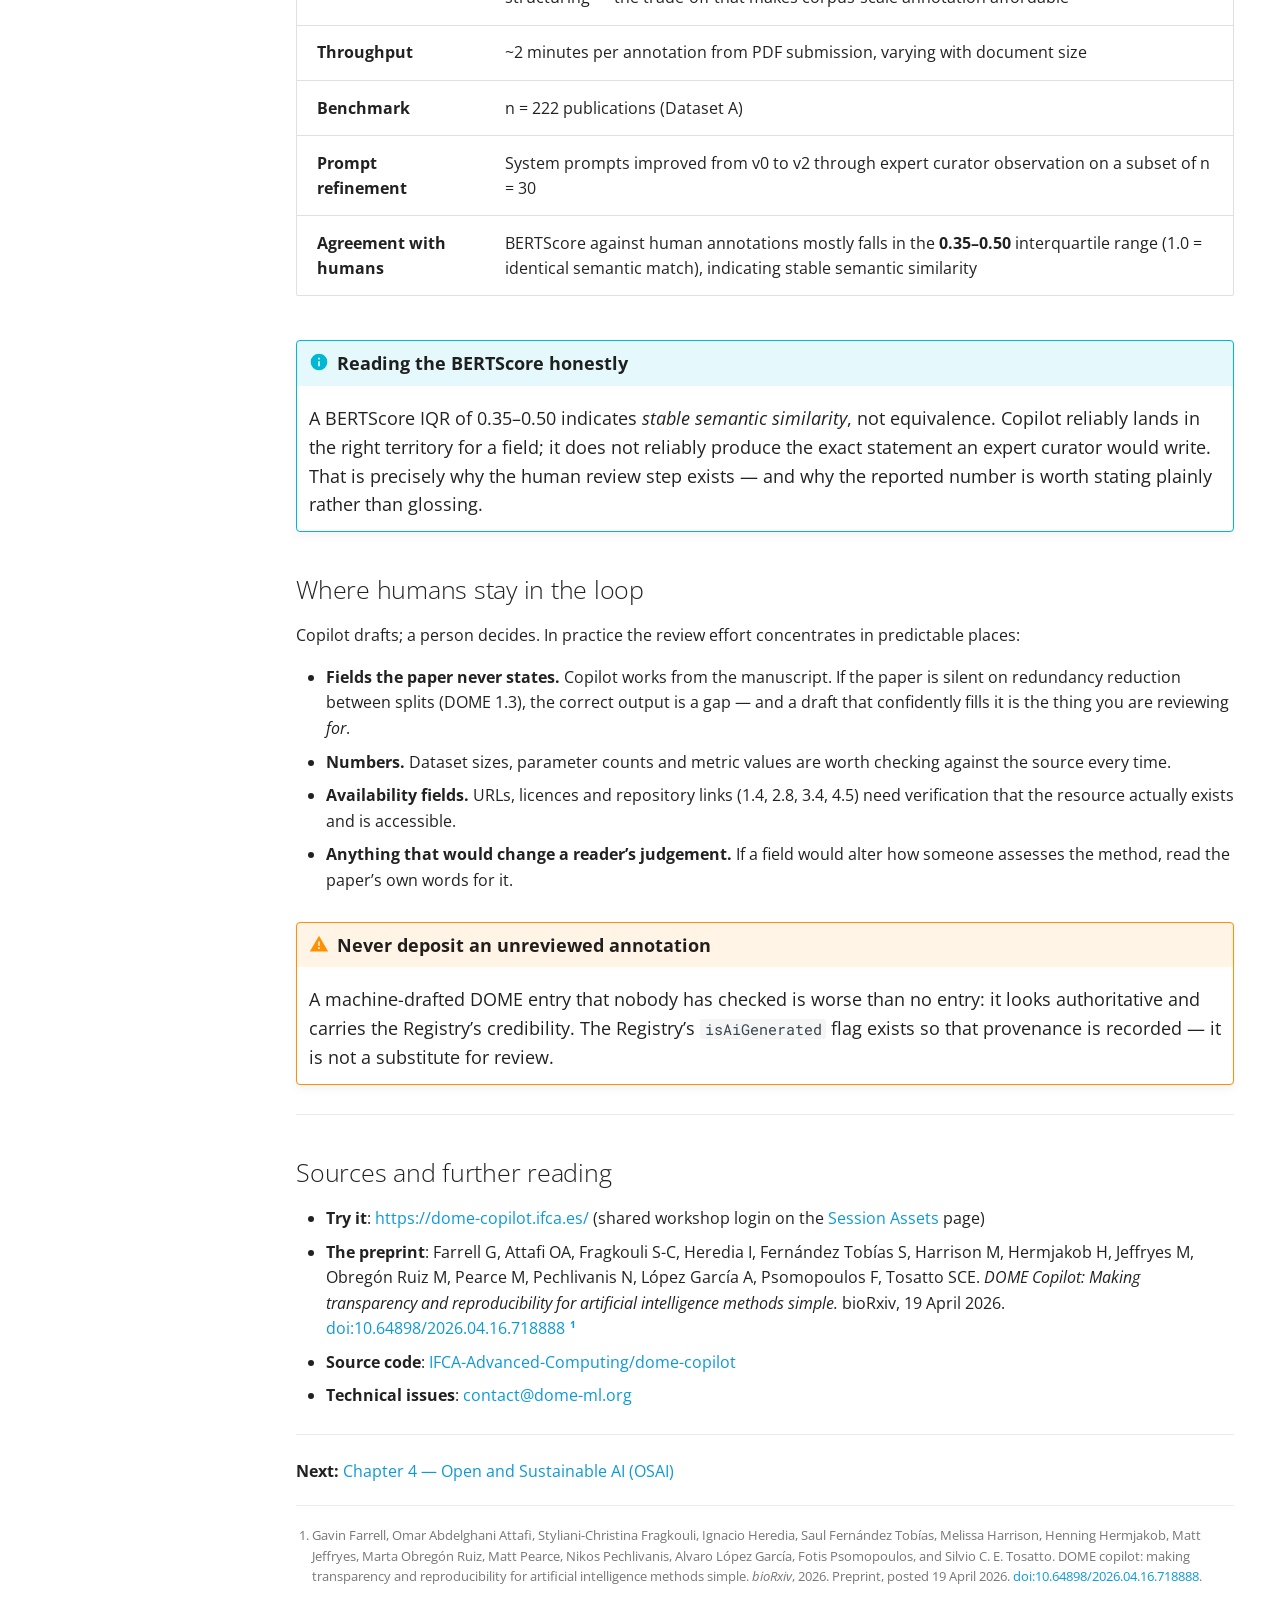
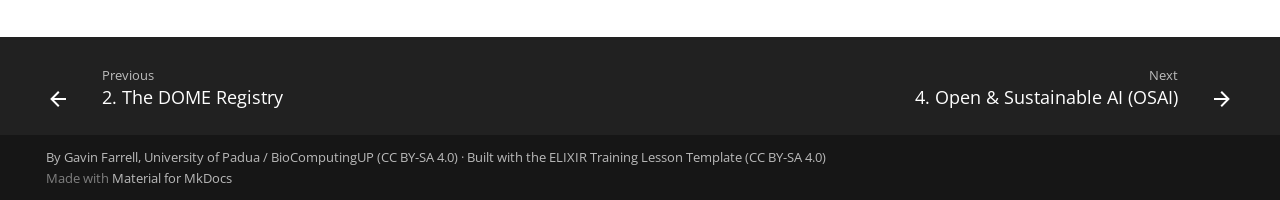
<file: chapters/chapter_03_copilot/index.html>
<!doctype html>
<html lang="en" class="no-js">
  <head>
    
      <meta charset="utf-8">
      <meta name="viewport" content="width=device-width,initial-scale=1">
      
        <meta name="description" content="MAQC 2026 technical tutorial P06 — using the DOME and OSAI frameworks to report, publish and reuse AI/ML methods transparently in the life sciences.
">
      
      
      
        <link rel="canonical" href="https://gavinf97.github.io/dome-tutorial-maqc-2026/chapters/chapter_03_copilot/">
      
      
        <link rel="prev" href="../chapter_02_registry/">
      
      
        <link rel="next" href="../chapter_04_osai/">
      
      
        
      
      
      <link rel="icon" href="../../assets/images/elixir_favicon.ico">
      <meta name="generator" content="mkdocs-1.6.1, mkdocs-material-9.7.7">
    
    
      
        <title>3. DOME Copilot - Publishing Reusable AI/ML Models in the Life Sciences</title>
      
    
    
      <link rel="stylesheet" href="../../assets/stylesheets/main.ec1eaa64.min.css">
      
      


    
    
      
    
    
      
        
        
        <link rel="preconnect" href="https://fonts.gstatic.com" crossorigin>
        <link rel="stylesheet" href="https://fonts.googleapis.com/css?family=Open+Sans:300,300i,400,400i,700,700i%7CRoboto+Mono:400,400i,700,700i&display=fallback">
        <style>:root{--md-text-font:"Open Sans";--md-code-font:"Roboto Mono"}</style>
      
    
    
      <link rel="stylesheet" href="../../stylesheets/extra.css">
    
      <link rel="stylesheet" href="../../stylesheets/neoteroi-mkdocs.css">
    
    <script>__md_scope=new URL("../..",location),__md_hash=e=>[...e].reduce(((e,_)=>(e<<5)-e+_.charCodeAt(0)),0),__md_get=(e,_=localStorage,t=__md_scope)=>JSON.parse(_.getItem(t.pathname+"."+e)),__md_set=(e,_,t=localStorage,a=__md_scope)=>{try{t.setItem(a.pathname+"."+e,JSON.stringify(_))}catch(e){}}</script>
    
      

    
    
  </head>
  
  
    <body dir="ltr">
  
    
    <input class="md-toggle" data-md-toggle="drawer" type="checkbox" id="__drawer" autocomplete="off">
    <input class="md-toggle" data-md-toggle="search" type="checkbox" id="__search" autocomplete="off">
    <label class="md-overlay" for="__drawer"></label>
    <div data-md-component="skip">
      
        
        <a href="#3-dome-copilot" class="md-skip">
          Skip to content
        </a>
      
    </div>
    <div data-md-component="announce">
      
    </div>
    
    
      

  

<header class="md-header md-header--shadow" data-md-component="header">
  <nav class="md-header__inner md-grid" aria-label="Header">
    <a href="../.." title="Publishing Reusable AI/ML Models in the Life Sciences" class="md-header__button md-logo" aria-label="Publishing Reusable AI/ML Models in the Life Sciences" data-md-component="logo">
      
  <img src="../../assets/images/white-orange-logo.png" alt="logo">

    </a>
    <label class="md-header__button md-icon" for="__drawer">
      
      <svg xmlns="http://www.w3.org/2000/svg" viewBox="0 0 24 24"><path d="M3 6h18v2H3zm0 5h18v2H3zm0 5h18v2H3z"/></svg>
    </label>
    <div class="md-header__title" data-md-component="header-title">
      <div class="md-header__ellipsis">
        <div class="md-header__topic">
          <span class="md-ellipsis">
            Publishing Reusable AI/ML Models in the Life Sciences
          </span>
        </div>
        <div class="md-header__topic" data-md-component="header-topic">
          <span class="md-ellipsis">
            
              3. DOME Copilot
            
          </span>
        </div>
      </div>
    </div>
    
    
      <script>var palette=__md_get("__palette");if(palette&&palette.color){if("(prefers-color-scheme)"===palette.color.media){var media=matchMedia("(prefers-color-scheme: light)"),input=document.querySelector(media.matches?"[data-md-color-media='(prefers-color-scheme: light)']":"[data-md-color-media='(prefers-color-scheme: dark)']");palette.color.media=input.getAttribute("data-md-color-media"),palette.color.scheme=input.getAttribute("data-md-color-scheme"),palette.color.primary=input.getAttribute("data-md-color-primary"),palette.color.accent=input.getAttribute("data-md-color-accent")}for(var[key,value]of Object.entries(palette.color))document.body.setAttribute("data-md-color-"+key,value)}</script>
    
    
    
      
      
        <label class="md-header__button md-icon" for="__search">
          
          <svg xmlns="http://www.w3.org/2000/svg" viewBox="0 0 24 24"><path d="M9.5 3A6.5 6.5 0 0 1 16 9.5c0 1.61-.59 3.09-1.56 4.23l.27.27h.79l5 5-1.5 1.5-5-5v-.79l-.27-.27A6.52 6.52 0 0 1 9.5 16 6.5 6.5 0 0 1 3 9.5 6.5 6.5 0 0 1 9.5 3m0 2C7 5 5 7 5 9.5S7 14 9.5 14 14 12 14 9.5 12 5 9.5 5"/></svg>
        </label>
        <div class="md-search" data-md-component="search" role="dialog">
  <label class="md-search__overlay" for="__search"></label>
  <div class="md-search__inner" role="search">
    <form class="md-search__form" name="search">
      <input type="text" class="md-search__input" name="query" aria-label="Search" placeholder="Search" autocapitalize="off" autocorrect="off" autocomplete="off" spellcheck="false" data-md-component="search-query" required>
      <label class="md-search__icon md-icon" for="__search">
        
        <svg xmlns="http://www.w3.org/2000/svg" viewBox="0 0 24 24"><path d="M9.5 3A6.5 6.5 0 0 1 16 9.5c0 1.61-.59 3.09-1.56 4.23l.27.27h.79l5 5-1.5 1.5-5-5v-.79l-.27-.27A6.52 6.52 0 0 1 9.5 16 6.5 6.5 0 0 1 3 9.5 6.5 6.5 0 0 1 9.5 3m0 2C7 5 5 7 5 9.5S7 14 9.5 14 14 12 14 9.5 12 5 9.5 5"/></svg>
        
        <svg xmlns="http://www.w3.org/2000/svg" viewBox="0 0 24 24"><path d="M20 11v2H8l5.5 5.5-1.42 1.42L4.16 12l7.92-7.92L13.5 5.5 8 11z"/></svg>
      </label>
      <nav class="md-search__options" aria-label="Search">
        
        <button type="reset" class="md-search__icon md-icon" title="Clear" aria-label="Clear" tabindex="-1">
          
          <svg xmlns="http://www.w3.org/2000/svg" viewBox="0 0 24 24"><path d="M19 6.41 17.59 5 12 10.59 6.41 5 5 6.41 10.59 12 5 17.59 6.41 19 12 13.41 17.59 19 19 17.59 13.41 12z"/></svg>
        </button>
      </nav>
      
    </form>
    <div class="md-search__output">
      <div class="md-search__scrollwrap" tabindex="0" data-md-scrollfix>
        <div class="md-search-result" data-md-component="search-result">
          <div class="md-search-result__meta">
            Initializing search
          </div>
          <ol class="md-search-result__list" role="presentation"></ol>
        </div>
      </div>
    </div>
  </div>
</div>
      
    
    
      <div class="md-header__source">
        <a href="https://github.com/gavinf97/dome-tutorial-maqc-2026" title="Go to repository" class="md-source" data-md-component="source">
  <div class="md-source__icon md-icon">
    
    <svg xmlns="http://www.w3.org/2000/svg" viewBox="0 0 448 512"><!--! Font Awesome Free 7.1.0 by @fontawesome - https://fontawesome.com License - https://fontawesome.com/license/free (Icons: CC BY 4.0, Fonts: SIL OFL 1.1, Code: MIT License) Copyright 2025 Fonticons, Inc.--><path d="M439.6 236.1 244 40.5c-5.4-5.5-12.8-8.5-20.4-8.5s-15 3-20.4 8.4L162.5 81l51.5 51.5c27.1-9.1 52.7 16.8 43.4 43.7l49.7 49.7c34.2-11.8 61.2 31 35.5 56.7-26.5 26.5-70.2-2.9-56-37.3L240.3 199v121.9c25.3 12.5 22.3 41.8 9.1 55-6.4 6.4-15.2 10.1-24.3 10.1s-17.8-3.6-24.3-10.1c-17.6-17.6-11.1-46.9 11.2-56v-123c-20.8-8.5-24.6-30.7-18.6-45L142.6 101 8.5 235.1C3 240.6 0 247.9 0 255.5s3 15 8.5 20.4l195.6 195.7c5.4 5.4 12.7 8.4 20.4 8.4s15-3 20.4-8.4l194.7-194.7c5.4-5.4 8.4-12.8 8.4-20.4s-3-15-8.4-20.4"/></svg>
  </div>
  <div class="md-source__repository">
    gavinf97/dome-tutorial-maqc-2026
  </div>
</a>
      </div>
    
  </nav>
  
</header>
    
    <div class="md-container" data-md-component="container">
      
      
        
          
        
      
      <main class="md-main" data-md-component="main">
        <div class="md-main__inner md-grid">
          
            
              
              <div class="md-sidebar md-sidebar--primary" data-md-component="sidebar" data-md-type="navigation" >
                <div class="md-sidebar__scrollwrap">
                  <div class="md-sidebar__inner">
                    



  

<nav class="md-nav md-nav--primary md-nav--integrated" aria-label="Navigation" data-md-level="0">
  <label class="md-nav__title" for="__drawer">
    <a href="../.." title="Publishing Reusable AI/ML Models in the Life Sciences" class="md-nav__button md-logo" aria-label="Publishing Reusable AI/ML Models in the Life Sciences" data-md-component="logo">
      
  <img src="../../assets/images/white-orange-logo.png" alt="logo">

    </a>
    Publishing Reusable AI/ML Models in the Life Sciences
  </label>
  
    <div class="md-nav__source">
      <a href="https://github.com/gavinf97/dome-tutorial-maqc-2026" title="Go to repository" class="md-source" data-md-component="source">
  <div class="md-source__icon md-icon">
    
    <svg xmlns="http://www.w3.org/2000/svg" viewBox="0 0 448 512"><!--! Font Awesome Free 7.1.0 by @fontawesome - https://fontawesome.com License - https://fontawesome.com/license/free (Icons: CC BY 4.0, Fonts: SIL OFL 1.1, Code: MIT License) Copyright 2025 Fonticons, Inc.--><path d="M439.6 236.1 244 40.5c-5.4-5.5-12.8-8.5-20.4-8.5s-15 3-20.4 8.4L162.5 81l51.5 51.5c27.1-9.1 52.7 16.8 43.4 43.7l49.7 49.7c34.2-11.8 61.2 31 35.5 56.7-26.5 26.5-70.2-2.9-56-37.3L240.3 199v121.9c25.3 12.5 22.3 41.8 9.1 55-6.4 6.4-15.2 10.1-24.3 10.1s-17.8-3.6-24.3-10.1c-17.6-17.6-11.1-46.9 11.2-56v-123c-20.8-8.5-24.6-30.7-18.6-45L142.6 101 8.5 235.1C3 240.6 0 247.9 0 255.5s3 15 8.5 20.4l195.6 195.7c5.4 5.4 12.7 8.4 20.4 8.4s15-3 20.4-8.4l194.7-194.7c5.4-5.4 8.4-12.8 8.4-20.4s-3-15-8.4-20.4"/></svg>
  </div>
  <div class="md-source__repository">
    gavinf97/dome-tutorial-maqc-2026
  </div>
</a>
    </div>
  
  <ul class="md-nav__list" data-md-scrollfix>
    
      
      
  
  
  
  
    <li class="md-nav__item">
      <a href="../.." class="md-nav__link">
        
  
  
  <span class="md-ellipsis">
    
  
    About
  

    
  </span>
  
  

      </a>
    </li>
  

    
      
      
  
  
  
  
    <li class="md-nav__item">
      <a href="../../assets/" class="md-nav__link">
        
  
  
  <span class="md-ellipsis">
    
  
    Session Assets
  

    
  </span>
  
  

      </a>
    </li>
  

    
      
      
  
  
    
  
  
  
    
    
    
    
    
    <li class="md-nav__item md-nav__item--active md-nav__item--nested">
      
        
        
        <input class="md-nav__toggle md-toggle " type="checkbox" id="__nav_3" checked>
        
          
          <label class="md-nav__link" for="__nav_3" id="__nav_3_label" tabindex="0">
            
  
  
  <span class="md-ellipsis">
    
  
    Course Content
  

    
  </span>
  
  

            <span class="md-nav__icon md-icon"></span>
          </label>
        
        <nav class="md-nav" data-md-level="1" aria-labelledby="__nav_3_label" aria-expanded="true">
          <label class="md-nav__title" for="__nav_3">
            <span class="md-nav__icon md-icon"></span>
            
  
    Course Content
  

          </label>
          <ul class="md-nav__list" data-md-scrollfix>
            
              
                
  
  
  
  
    <li class="md-nav__item">
      <a href="../chapter_01_dome/" class="md-nav__link">
        
  
  
  <span class="md-ellipsis">
    
  
    1. The DOME Recommendations
  

    
  </span>
  
  

      </a>
    </li>
  

              
            
              
                
  
  
  
  
    <li class="md-nav__item">
      <a href="../chapter_02_registry/" class="md-nav__link">
        
  
  
  <span class="md-ellipsis">
    
  
    2. The DOME Registry
  

    
  </span>
  
  

      </a>
    </li>
  

              
            
              
                
  
  
    
  
  
  
    <li class="md-nav__item md-nav__item--active">
      
      <input class="md-nav__toggle md-toggle" type="checkbox" id="__toc">
      
      
        
      
      
        <label class="md-nav__link md-nav__link--active" for="__toc">
          
  
  
  <span class="md-ellipsis">
    
  
    3. DOME Copilot
  

    
  </span>
  
  

          <span class="md-nav__icon md-icon"></span>
        </label>
      
      <a href="./" class="md-nav__link md-nav__link--active">
        
  
  
  <span class="md-ellipsis">
    
  
    3. DOME Copilot
  

    
  </span>
  
  

      </a>
      
        

<nav class="md-nav md-nav--secondary" aria-label="Table of contents">
  
  
  
    
  
  
    <label class="md-nav__title" for="__toc">
      <span class="md-nav__icon md-icon"></span>
      Table of contents
    </label>
    <ul class="md-nav__list" data-md-component="toc" data-md-scrollfix>
      
        <li class="md-nav__item">
  <a href="#the-bottleneck" class="md-nav__link">
    <span class="md-ellipsis">
      
        The bottleneck
      
    </span>
  </a>
  
</li>
      
        <li class="md-nav__item">
  <a href="#what-dome-copilot-does" class="md-nav__link">
    <span class="md-ellipsis">
      
        What DOME Copilot does
      
    </span>
  </a>
  
    <nav class="md-nav" aria-label="What DOME Copilot does">
      <ul class="md-nav__list">
        
          <li class="md-nav__item">
  <a href="#under-the-hood" class="md-nav__link">
    <span class="md-ellipsis">
      
        Under the hood
      
    </span>
  </a>
  
</li>
        
      </ul>
    </nav>
  
</li>
      
        <li class="md-nav__item">
  <a href="#where-humans-stay-in-the-loop" class="md-nav__link">
    <span class="md-ellipsis">
      
        Where humans stay in the loop
      
    </span>
  </a>
  
</li>
      
        <li class="md-nav__item">
  <a href="#sources-and-further-reading" class="md-nav__link">
    <span class="md-ellipsis">
      
        Sources and further reading
      
    </span>
  </a>
  
</li>
      
    </ul>
  
</nav>
      
    </li>
  

              
            
              
                
  
  
  
  
    <li class="md-nav__item">
      <a href="../chapter_04_osai/" class="md-nav__link">
        
  
  
  <span class="md-ellipsis">
    
  
    4. Open & Sustainable AI (OSAI)
  

    
  </span>
  
  

      </a>
    </li>
  

              
            
              
                
  
  
  
  
    <li class="md-nav__item">
      <a href="../chapter_05_agentic/" class="md-nav__link">
        
  
  
  <span class="md-ellipsis">
    
  
    5. Agentic AI Skills for DOME
  

    
  </span>
  
  

      </a>
    </li>
  

              
            
          </ul>
        </nav>
      
    </li>
  

    
      
      
  
  
  
  
    
    
    
    
    
    <li class="md-nav__item md-nav__item--nested">
      
        
        
        <input class="md-nav__toggle md-toggle " type="checkbox" id="__nav_4" >
        
          
          <label class="md-nav__link" for="__nav_4" id="__nav_4_label" tabindex="0">
            
  
  
  <span class="md-ellipsis">
    
  
    Hands-on: Submission Routes
  

    
  </span>
  
  

            <span class="md-nav__icon md-icon"></span>
          </label>
        
        <nav class="md-nav" data-md-level="1" aria-labelledby="__nav_4_label" aria-expanded="false">
          <label class="md-nav__title" for="__nav_4">
            <span class="md-nav__icon md-icon"></span>
            
  
    Hands-on: Submission Routes
  

          </label>
          <ul class="md-nav__list" data-md-scrollfix>
            
              
                
  
  
  
  
    <li class="md-nav__item">
      <a href="../../routes/" class="md-nav__link">
        
  
  
  <span class="md-ellipsis">
    
  
    Choosing a route
  

    
  </span>
  
  

      </a>
    </li>
  

              
            
              
                
  
  
  
  
    <li class="md-nav__item">
      <a href="../chapter_06_route_manual/" class="md-nav__link">
        
  
  
  <span class="md-ellipsis">
    
  
    Route A — Manual via the DOME Wizard
  

    
  </span>
  
  

      </a>
    </li>
  

              
            
              
                
  
  
  
  
    <li class="md-nav__item">
      <a href="../chapter_07_route_copilot/" class="md-nav__link">
        
  
  
  <span class="md-ellipsis">
    
  
    Route B — DOME Copilot
  

    
  </span>
  
  

      </a>
    </li>
  

              
            
              
                
  
  
  
  
    <li class="md-nav__item">
      <a href="../chapter_08_route_agent/" class="md-nav__link">
        
  
  
  <span class="md-ellipsis">
    
  
    Route C — Agent Skills
  

    
  </span>
  
  

      </a>
    </li>
  

              
            
          </ul>
        </nav>
      
    </li>
  

    
      
      
  
  
  
  
    <li class="md-nav__item">
      <a href="../../follow_up_training/" class="md-nav__link">
        
  
  
  <span class="md-ellipsis">
    
  
    Further Resources
  

    
  </span>
  
  

      </a>
    </li>
  

    
      
      
  
  
  
  
    <li class="md-nav__item">
      <a href="../references/" class="md-nav__link">
        
  
  
  <span class="md-ellipsis">
    
  
    References
  

    
  </span>
  
  

      </a>
    </li>
  

    
      
      
  
  
  
  
    <li class="md-nav__item">
      <a href="../../keywords/" class="md-nav__link">
        
  
  
  <span class="md-ellipsis">
    
  
    Keywords
  

    
  </span>
  
  

      </a>
    </li>
  

    
  </ul>
</nav>
                  </div>
                </div>
              </div>
            
            
          
          
            <div class="md-content" data-md-component="content">
              
              <article class="md-content__inner md-typeset">
                
                  

  <nav class="md-tags" >
    
      
      
      
      
        <a href="../../keywords/#tag:dome-copilot" class="md-tag">DOME Copilot</a>
      
    
      
      
      
      
        <a href="../../keywords/#tag:llm" class="md-tag">LLM</a>
      
    
      
      
      
      
        <a href="../../keywords/#tag:curation" class="md-tag">curation</a>
      
    
      
      
      
      
        <a href="../../keywords/#tag:human-in-the-loop" class="md-tag">human-in-the-loop</a>
      
    
  </nav>


  
  


<div><h1 id="3-dome-copilot">3. DOME Copilot</h1>
<p><strong>PDF in, structured draft DOME report out — in about two minutes. Then a human reviews it.</strong></p>
<hr>
<div class="admonition overview">
<p class="admonition-title">Overview</p>
<p><strong>Questions:</strong></p>
<ul>
<li>Why does DOME curation need accelerating at all?</li>
<li>What does DOME Copilot actually do, and what model is behind it?</li>
<li>How good are its annotations compared to expert human curation?</li>
<li>Where does the human stay in the loop, and why is that not negotiable?</li>
</ul>
<p><strong>Learning Objectives</strong></p>
<p>By the end of this chapter, you will be able to:</p>
<ol>
<li>Explain the curation bottleneck that motivates automated DOME annotation</li>
<li>Describe the Copilot pipeline from PDF submission to downloadable JSON</li>
<li>Interpret the reported benchmark results, including their limits</li>
<li>Identify which DOME fields need the most careful human checking</li>
</ol>
<p><strong>Time:</strong> 10 minutes</p>
<p><strong>Prerequisite:</strong> <a href="../chapter_01_dome/">Chapter 1</a> and <a href="../chapter_02_registry/">Chapter 2</a></p>
</div>
<hr>
<h2 id="the-bottleneck">The bottleneck</h2>
<p>Manual DOME annotation is careful work: a curator reads the paper, hunts through
supplementary material and fills 21 fields — typically 30 to 90 minutes per
publication, and longer for an unfamiliar subfield. Meanwhile the AI/ML
life-science literature grows faster every year: of the candidate articles
identified for the DOME Registry, only a few hundred have been annotated
manually. Expert curation alone cannot keep pace with the literature.</p>
<h2 id="what-dome-copilot-does">What DOME Copilot does</h2>
<p><a href="https://dome-copilot.ifca.es/">DOME Copilot</a> extracts structured reports of AI
methods using a large language model to help interpret manuscripts
<sup id="fnref:farrell2026copilot"><a class="footnote-ref" href="#fn:farrell2026copilot">1</a></sup>. You give it a publication PDF; it returns a draft DOME
annotation as structured JSON, ready for human refinement and deposition in the
<a href="../chapter_02_registry/">DOME Registry</a>.</p>
<div class="flow">
  <div class="flow-step"><b>Publication PDF</b><small>+ supplementary PDFs</small></div>
  <div class="flow-step"><b>DOME Copilot</b><small>DOI optional, for metadata</small></div>
  <div class="flow-step"><b>Draft annotation</b><small>structured JSON</small></div>
  <div class="flow-step flow-human"><b>Human review</b><small>read and correct every field</small></div>
  <div class="flow-step"><b>DOME Registry entry</b><small>deposited and citable</small></div>
</div>

<h3 id="under-the-hood">Under the hood</h3>
<table>
<thead>
<tr>
<th></th>
<th></th>
</tr>
</thead>
<tbody>
<tr>
<td><strong>Model</strong></td>
<td>Mistral Small 3.1 24B Instruct (2503.10) — an intermediate-sized LLM</td>
</tr>
<tr>
<td><strong>Why that model</strong></td>
<td>Chosen to deliver results at speed while remaining highly capable at text summarisation and structuring — the trade-off that makes corpus-scale annotation affordable</td>
</tr>
<tr>
<td><strong>Throughput</strong></td>
<td>~2 minutes per annotation from PDF submission, varying with document size</td>
</tr>
<tr>
<td><strong>Benchmark</strong></td>
<td>n = 222 publications (Dataset A)</td>
</tr>
<tr>
<td><strong>Prompt refinement</strong></td>
<td>System prompts improved from v0 to v2 through expert curator observation on a subset of n = 30</td>
</tr>
<tr>
<td><strong>Agreement with humans</strong></td>
<td>BERTScore against human annotations mostly falls in the <strong>0.35–0.50</strong> interquartile range (1.0 = identical semantic match), indicating stable semantic similarity</td>
</tr>
</tbody>
</table>
<div class="admonition info">
<p class="admonition-title">Reading the BERTScore honestly</p>
<p>A BERTScore IQR of 0.35–0.50 indicates <em>stable semantic similarity</em>, not
equivalence. Copilot reliably lands in the right territory for a field; it does
not reliably produce the exact statement an expert curator would write. That is
precisely why the human review step exists — and why the reported number is
worth stating plainly rather than glossing.</p>
</div>
<h2 id="where-humans-stay-in-the-loop">Where humans stay in the loop</h2>
<p>Copilot drafts; a person decides. In practice the review effort concentrates in
predictable places:</p>
<ul>
<li><strong>Fields the paper never states.</strong> Copilot works from the manuscript. If the
  paper is silent on redundancy reduction between splits (DOME 1.3), the correct
  output is a gap — and a draft that confidently fills it is the thing you are
  reviewing <em>for</em>.</li>
<li><strong>Numbers.</strong> Dataset sizes, parameter counts and metric values are worth
  checking against the source every time.</li>
<li><strong>Availability fields.</strong> URLs, licences and repository links (1.4, 2.8, 3.4,
  4.5) need verification that the resource actually exists and is accessible.</li>
<li><strong>Anything that would change a reader’s judgement.</strong> If a field would alter
  how someone assesses the method, read the paper’s own words for it.</li>
</ul>
<div class="admonition warning">
<p class="admonition-title">Never deposit an unreviewed annotation</p>
<p>A machine-drafted DOME entry that nobody has checked is worse than no entry:
it looks authoritative and carries the Registry’s credibility. The Registry’s
<code>isAiGenerated</code> flag exists so that provenance is recorded — it is not a
substitute for review.</p>
</div>
<hr>
<h2 id="sources-and-further-reading">Sources and further reading</h2>
<ul>
<li><strong>Try it</strong>: <a href="https://dome-copilot.ifca.es/">https://dome-copilot.ifca.es/</a> (shared workshop login on the <a href="../../assets/">Session Assets</a> page)</li>
<li><strong>The preprint</strong>: Farrell G, Attafi OA, Fragkouli S-C, Heredia I, Fernández Tobías S, Harrison M, Hermjakob H, Jeffryes M, Obregón Ruiz M, Pearce M, Pechlivanis N, López García A, Psomopoulos F, Tosatto SCE. <em>DOME Copilot: Making transparency and reproducibility for artificial intelligence methods simple.</em> bioRxiv, 19 April 2026. <a href="https://doi.org/10.64898/2026.04.16.718888">doi:10.64898/2026.04.16.718888</a> <sup id="fnref2:farrell2026copilot"><a class="footnote-ref" href="#fn:farrell2026copilot">1</a></sup></li>
<li><strong>Source code</strong>: <a href="https://github.com/IFCA-Advanced-Computing/dome-copilot">IFCA-Advanced-Computing/dome-copilot</a></li>
<li><strong>Technical issues</strong>: <a href="mailto:contact@dome-ml.org">contact@dome-ml.org</a></li>
</ul>
<hr>
<p><strong>Next:</strong> <a href="../chapter_04_osai/">Chapter 4 — Open and Sustainable AI (OSAI)</a></p>
<div class="footnote">
<hr>
<ol>
<li id="fn:farrell2026copilot">
<p>Gavin Farrell, Omar Abdelghani Attafi, Styliani-Christina Fragkouli, Ignacio Heredia, Saul Fernández Tobías, Melissa Harrison, Henning Hermjakob, Matt Jeffryes, Marta Obregón Ruiz, Matt Pearce, Nikos Pechlivanis, Alvaro López García, Fotis Psomopoulos, and Silvio C. E. Tosatto. DOME copilot: making transparency and reproducibility for artificial intelligence methods simple. <em>bioRxiv</em>, 2026. Preprint, posted 19 April 2026. <a href="https://doi.org/10.64898/2026.04.16.718888">doi:10.64898/2026.04.16.718888</a>. <a class="footnote-backref" href="#fnref:farrell2026copilot" title="Jump back to footnote 1 in the text">↩</a><a class="footnote-backref" href="#fnref2:farrell2026copilot" title="Jump back to footnote 1 in the text">↩</a></p>
</li>
</ol>
</div></div>







  
  






                
              </article>
            </div>
          
          
<script>var target=document.getElementById(location.hash.slice(1));target&&target.name&&(target.checked=target.name.startsWith("__tabbed_"))</script>
        </div>
        
          <button type="button" class="md-top md-icon" data-md-component="top" hidden>
  
  <svg xmlns="http://www.w3.org/2000/svg" viewBox="0 0 24 24"><path d="M13 20h-2V8l-5.5 5.5-1.42-1.42L12 4.16l7.92 7.92-1.42 1.42L13 8z"/></svg>
  Back to top
</button>
        
      </main>
      
        <footer class="md-footer">
  
    
      
      <nav class="md-footer__inner md-grid" aria-label="Footer" >
        
          
          <a href="../chapter_02_registry/" class="md-footer__link md-footer__link--prev" aria-label="Previous: 2. The DOME Registry">
            <div class="md-footer__button md-icon">
              
              <svg xmlns="http://www.w3.org/2000/svg" viewBox="0 0 24 24"><path d="M20 11v2H8l5.5 5.5-1.42 1.42L4.16 12l7.92-7.92L13.5 5.5 8 11z"/></svg>
            </div>
            <div class="md-footer__title">
              <span class="md-footer__direction">
                Previous
              </span>
              <div class="md-ellipsis">
                2. The DOME Registry
              </div>
            </div>
          </a>
        
        
          
          <a href="../chapter_04_osai/" class="md-footer__link md-footer__link--next" aria-label="Next: 4. Open &amp; Sustainable AI (OSAI)">
            <div class="md-footer__title">
              <span class="md-footer__direction">
                Next
              </span>
              <div class="md-ellipsis">
                4. Open & Sustainable AI (OSAI)
              </div>
            </div>
            <div class="md-footer__button md-icon">
              
              <svg xmlns="http://www.w3.org/2000/svg" viewBox="0 0 24 24"><path d="M4 11v2h12l-5.5 5.5 1.42 1.42L19.84 12l-7.92-7.92L10.5 5.5 16 11z"/></svg>
            </div>
          </a>
        
      </nav>
    
  
  <div class="md-footer-meta md-typeset">
    <div class="md-footer-meta__inner md-grid">
      <div class="md-copyright">
  
    <div class="md-copyright__highlight">
      By Gavin Farrell, University of Padua / BioComputingUP (CC BY-SA 4.0) &middot; Built with the <a href="https://doi.org/10.5281/zenodo.7913092">ELIXIR Training Lesson Template</a> (CC BY-SA 4.0)

    </div>
  
  
    Made with
    <a href="https://squidfunk.github.io/mkdocs-material/" target="_blank" rel="noopener">
      Material for MkDocs
    </a>
  
</div>
      
    </div>
  </div>
</footer>
      
    </div>
    <div class="md-dialog" data-md-component="dialog">
      <div class="md-dialog__inner md-typeset"></div>
    </div>
    
    
    
      
      
      <script id="__config" type="application/json">{"annotate": null, "base": "../..", "features": ["navigation.top", "navigation.footer", "toc.integrate"], "search": "../../assets/javascripts/workers/search.2c215733.min.js", "tags": null, "translations": {"clipboard.copied": "Copied to clipboard", "clipboard.copy": "Copy to clipboard", "search.result.more.one": "1 more on this page", "search.result.more.other": "# more on this page", "search.result.none": "No matching documents", "search.result.one": "1 matching document", "search.result.other": "# matching documents", "search.result.placeholder": "Type to start searching", "search.result.term.missing": "Missing", "select.version": "Select version"}, "version": null}</script>
    
    
      <script src="../../assets/javascripts/bundle.d7400e89.min.js"></script>
      
    
  </body>
</html>
</file>
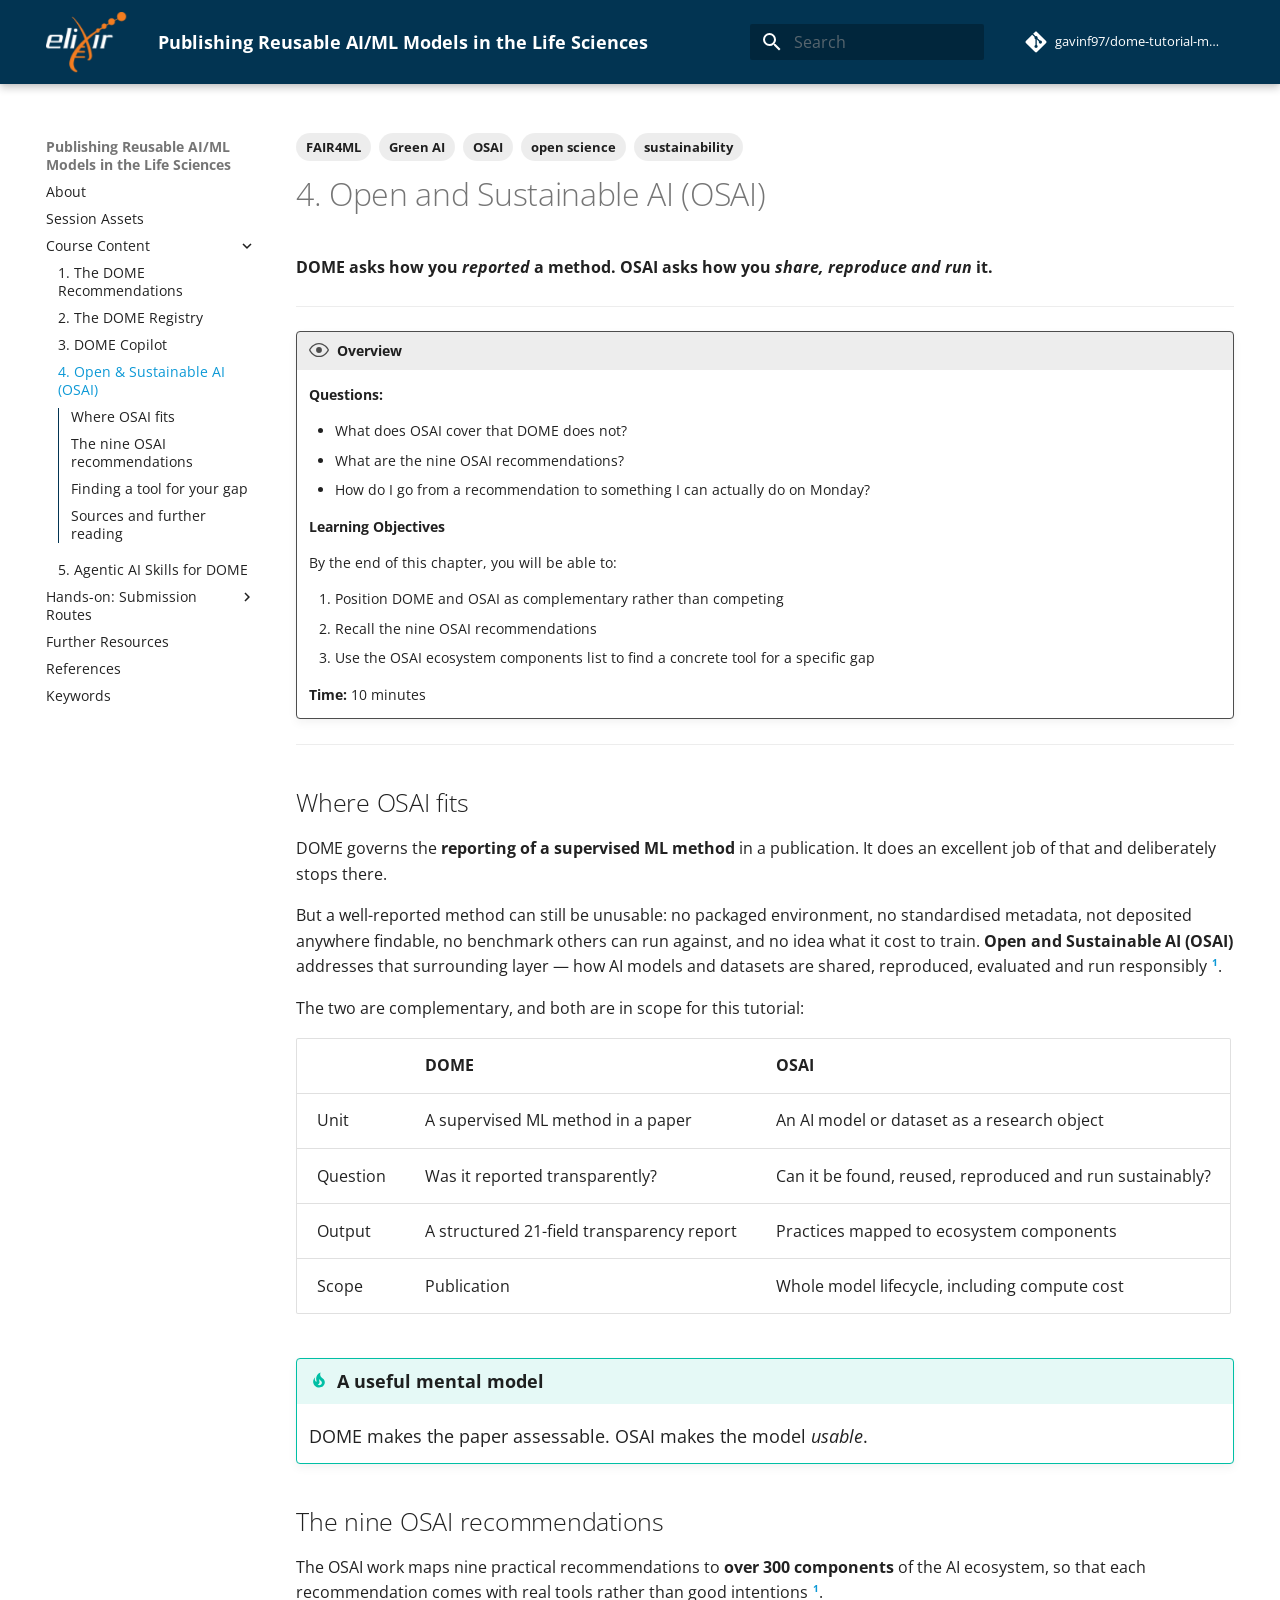
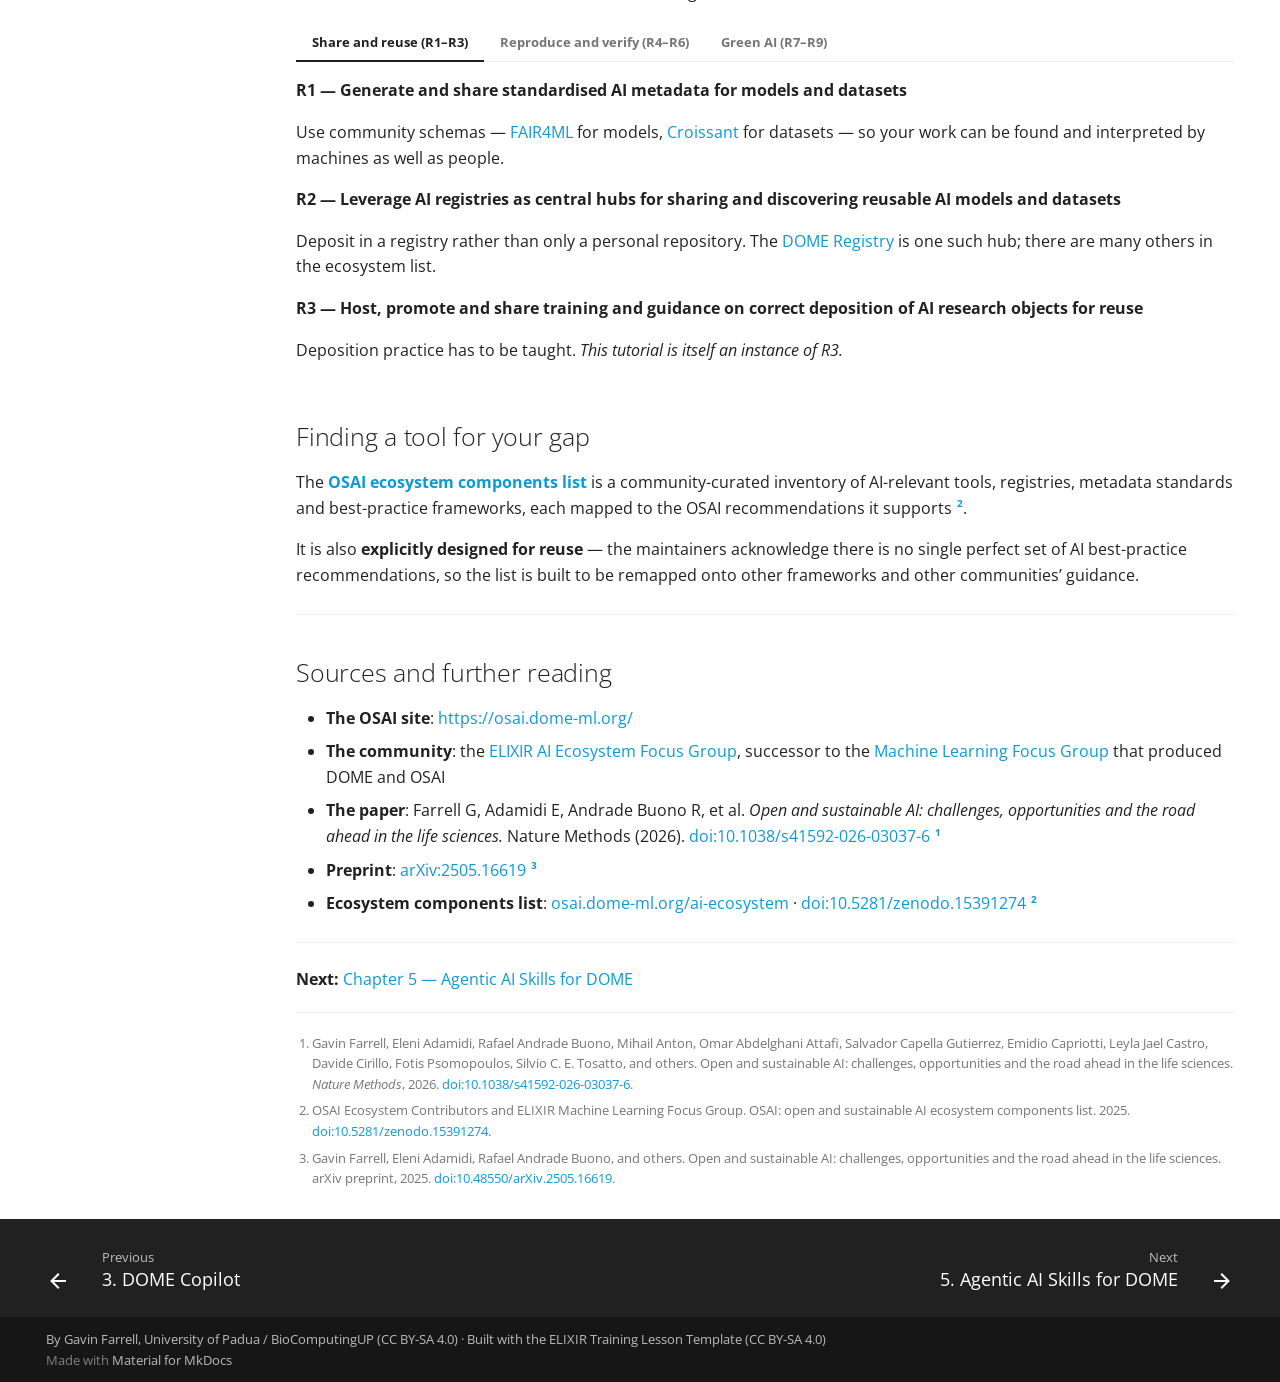
<file: chapters/chapter_04_osai/index.html>
<!doctype html>
<html lang="en" class="no-js">
  <head>
    
      <meta charset="utf-8">
      <meta name="viewport" content="width=device-width,initial-scale=1">
      
        <meta name="description" content="MAQC 2026 technical tutorial P06 — using the DOME and OSAI frameworks to report, publish and reuse AI/ML methods transparently in the life sciences.
">
      
      
      
        <link rel="canonical" href="https://gavinf97.github.io/dome-tutorial-maqc-2026/chapters/chapter_04_osai/">
      
      
        <link rel="prev" href="../chapter_03_copilot/">
      
      
        <link rel="next" href="../chapter_05_agentic/">
      
      
        
      
      
      <link rel="icon" href="../../assets/images/elixir_favicon.ico">
      <meta name="generator" content="mkdocs-1.6.1, mkdocs-material-9.7.7">
    
    
      
        <title>4. Open & Sustainable AI (OSAI) - Publishing Reusable AI/ML Models in the Life Sciences</title>
      
    
    
      <link rel="stylesheet" href="../../assets/stylesheets/main.ec1eaa64.min.css">
      
      


    
    
      
    
    
      
        
        
        <link rel="preconnect" href="https://fonts.gstatic.com" crossorigin>
        <link rel="stylesheet" href="https://fonts.googleapis.com/css?family=Open+Sans:300,300i,400,400i,700,700i%7CRoboto+Mono:400,400i,700,700i&display=fallback">
        <style>:root{--md-text-font:"Open Sans";--md-code-font:"Roboto Mono"}</style>
      
    
    
      <link rel="stylesheet" href="../../stylesheets/extra.css">
    
      <link rel="stylesheet" href="../../stylesheets/neoteroi-mkdocs.css">
    
    <script>__md_scope=new URL("../..",location),__md_hash=e=>[...e].reduce(((e,_)=>(e<<5)-e+_.charCodeAt(0)),0),__md_get=(e,_=localStorage,t=__md_scope)=>JSON.parse(_.getItem(t.pathname+"."+e)),__md_set=(e,_,t=localStorage,a=__md_scope)=>{try{t.setItem(a.pathname+"."+e,JSON.stringify(_))}catch(e){}}</script>
    
      

    
    
  </head>
  
  
    <body dir="ltr">
  
    
    <input class="md-toggle" data-md-toggle="drawer" type="checkbox" id="__drawer" autocomplete="off">
    <input class="md-toggle" data-md-toggle="search" type="checkbox" id="__search" autocomplete="off">
    <label class="md-overlay" for="__drawer"></label>
    <div data-md-component="skip">
      
        
        <a href="#4-open-and-sustainable-ai-osai" class="md-skip">
          Skip to content
        </a>
      
    </div>
    <div data-md-component="announce">
      
    </div>
    
    
      

  

<header class="md-header md-header--shadow" data-md-component="header">
  <nav class="md-header__inner md-grid" aria-label="Header">
    <a href="../.." title="Publishing Reusable AI/ML Models in the Life Sciences" class="md-header__button md-logo" aria-label="Publishing Reusable AI/ML Models in the Life Sciences" data-md-component="logo">
      
  <img src="../../assets/images/white-orange-logo.png" alt="logo">

    </a>
    <label class="md-header__button md-icon" for="__drawer">
      
      <svg xmlns="http://www.w3.org/2000/svg" viewBox="0 0 24 24"><path d="M3 6h18v2H3zm0 5h18v2H3zm0 5h18v2H3z"/></svg>
    </label>
    <div class="md-header__title" data-md-component="header-title">
      <div class="md-header__ellipsis">
        <div class="md-header__topic">
          <span class="md-ellipsis">
            Publishing Reusable AI/ML Models in the Life Sciences
          </span>
        </div>
        <div class="md-header__topic" data-md-component="header-topic">
          <span class="md-ellipsis">
            
              4. Open & Sustainable AI (OSAI)
            
          </span>
        </div>
      </div>
    </div>
    
    
      <script>var palette=__md_get("__palette");if(palette&&palette.color){if("(prefers-color-scheme)"===palette.color.media){var media=matchMedia("(prefers-color-scheme: light)"),input=document.querySelector(media.matches?"[data-md-color-media='(prefers-color-scheme: light)']":"[data-md-color-media='(prefers-color-scheme: dark)']");palette.color.media=input.getAttribute("data-md-color-media"),palette.color.scheme=input.getAttribute("data-md-color-scheme"),palette.color.primary=input.getAttribute("data-md-color-primary"),palette.color.accent=input.getAttribute("data-md-color-accent")}for(var[key,value]of Object.entries(palette.color))document.body.setAttribute("data-md-color-"+key,value)}</script>
    
    
    
      
      
        <label class="md-header__button md-icon" for="__search">
          
          <svg xmlns="http://www.w3.org/2000/svg" viewBox="0 0 24 24"><path d="M9.5 3A6.5 6.5 0 0 1 16 9.5c0 1.61-.59 3.09-1.56 4.23l.27.27h.79l5 5-1.5 1.5-5-5v-.79l-.27-.27A6.52 6.52 0 0 1 9.5 16 6.5 6.5 0 0 1 3 9.5 6.5 6.5 0 0 1 9.5 3m0 2C7 5 5 7 5 9.5S7 14 9.5 14 14 12 14 9.5 12 5 9.5 5"/></svg>
        </label>
        <div class="md-search" data-md-component="search" role="dialog">
  <label class="md-search__overlay" for="__search"></label>
  <div class="md-search__inner" role="search">
    <form class="md-search__form" name="search">
      <input type="text" class="md-search__input" name="query" aria-label="Search" placeholder="Search" autocapitalize="off" autocorrect="off" autocomplete="off" spellcheck="false" data-md-component="search-query" required>
      <label class="md-search__icon md-icon" for="__search">
        
        <svg xmlns="http://www.w3.org/2000/svg" viewBox="0 0 24 24"><path d="M9.5 3A6.5 6.5 0 0 1 16 9.5c0 1.61-.59 3.09-1.56 4.23l.27.27h.79l5 5-1.5 1.5-5-5v-.79l-.27-.27A6.52 6.52 0 0 1 9.5 16 6.5 6.5 0 0 1 3 9.5 6.5 6.5 0 0 1 9.5 3m0 2C7 5 5 7 5 9.5S7 14 9.5 14 14 12 14 9.5 12 5 9.5 5"/></svg>
        
        <svg xmlns="http://www.w3.org/2000/svg" viewBox="0 0 24 24"><path d="M20 11v2H8l5.5 5.5-1.42 1.42L4.16 12l7.92-7.92L13.5 5.5 8 11z"/></svg>
      </label>
      <nav class="md-search__options" aria-label="Search">
        
        <button type="reset" class="md-search__icon md-icon" title="Clear" aria-label="Clear" tabindex="-1">
          
          <svg xmlns="http://www.w3.org/2000/svg" viewBox="0 0 24 24"><path d="M19 6.41 17.59 5 12 10.59 6.41 5 5 6.41 10.59 12 5 17.59 6.41 19 12 13.41 17.59 19 19 17.59 13.41 12z"/></svg>
        </button>
      </nav>
      
    </form>
    <div class="md-search__output">
      <div class="md-search__scrollwrap" tabindex="0" data-md-scrollfix>
        <div class="md-search-result" data-md-component="search-result">
          <div class="md-search-result__meta">
            Initializing search
          </div>
          <ol class="md-search-result__list" role="presentation"></ol>
        </div>
      </div>
    </div>
  </div>
</div>
      
    
    
      <div class="md-header__source">
        <a href="https://github.com/gavinf97/dome-tutorial-maqc-2026" title="Go to repository" class="md-source" data-md-component="source">
  <div class="md-source__icon md-icon">
    
    <svg xmlns="http://www.w3.org/2000/svg" viewBox="0 0 448 512"><!--! Font Awesome Free 7.1.0 by @fontawesome - https://fontawesome.com License - https://fontawesome.com/license/free (Icons: CC BY 4.0, Fonts: SIL OFL 1.1, Code: MIT License) Copyright 2025 Fonticons, Inc.--><path d="M439.6 236.1 244 40.5c-5.4-5.5-12.8-8.5-20.4-8.5s-15 3-20.4 8.4L162.5 81l51.5 51.5c27.1-9.1 52.7 16.8 43.4 43.7l49.7 49.7c34.2-11.8 61.2 31 35.5 56.7-26.5 26.5-70.2-2.9-56-37.3L240.3 199v121.9c25.3 12.5 22.3 41.8 9.1 55-6.4 6.4-15.2 10.1-24.3 10.1s-17.8-3.6-24.3-10.1c-17.6-17.6-11.1-46.9 11.2-56v-123c-20.8-8.5-24.6-30.7-18.6-45L142.6 101 8.5 235.1C3 240.6 0 247.9 0 255.5s3 15 8.5 20.4l195.6 195.7c5.4 5.4 12.7 8.4 20.4 8.4s15-3 20.4-8.4l194.7-194.7c5.4-5.4 8.4-12.8 8.4-20.4s-3-15-8.4-20.4"/></svg>
  </div>
  <div class="md-source__repository">
    gavinf97/dome-tutorial-maqc-2026
  </div>
</a>
      </div>
    
  </nav>
  
</header>
    
    <div class="md-container" data-md-component="container">
      
      
        
          
        
      
      <main class="md-main" data-md-component="main">
        <div class="md-main__inner md-grid">
          
            
              
              <div class="md-sidebar md-sidebar--primary" data-md-component="sidebar" data-md-type="navigation" >
                <div class="md-sidebar__scrollwrap">
                  <div class="md-sidebar__inner">
                    



  

<nav class="md-nav md-nav--primary md-nav--integrated" aria-label="Navigation" data-md-level="0">
  <label class="md-nav__title" for="__drawer">
    <a href="../.." title="Publishing Reusable AI/ML Models in the Life Sciences" class="md-nav__button md-logo" aria-label="Publishing Reusable AI/ML Models in the Life Sciences" data-md-component="logo">
      
  <img src="../../assets/images/white-orange-logo.png" alt="logo">

    </a>
    Publishing Reusable AI/ML Models in the Life Sciences
  </label>
  
    <div class="md-nav__source">
      <a href="https://github.com/gavinf97/dome-tutorial-maqc-2026" title="Go to repository" class="md-source" data-md-component="source">
  <div class="md-source__icon md-icon">
    
    <svg xmlns="http://www.w3.org/2000/svg" viewBox="0 0 448 512"><!--! Font Awesome Free 7.1.0 by @fontawesome - https://fontawesome.com License - https://fontawesome.com/license/free (Icons: CC BY 4.0, Fonts: SIL OFL 1.1, Code: MIT License) Copyright 2025 Fonticons, Inc.--><path d="M439.6 236.1 244 40.5c-5.4-5.5-12.8-8.5-20.4-8.5s-15 3-20.4 8.4L162.5 81l51.5 51.5c27.1-9.1 52.7 16.8 43.4 43.7l49.7 49.7c34.2-11.8 61.2 31 35.5 56.7-26.5 26.5-70.2-2.9-56-37.3L240.3 199v121.9c25.3 12.5 22.3 41.8 9.1 55-6.4 6.4-15.2 10.1-24.3 10.1s-17.8-3.6-24.3-10.1c-17.6-17.6-11.1-46.9 11.2-56v-123c-20.8-8.5-24.6-30.7-18.6-45L142.6 101 8.5 235.1C3 240.6 0 247.9 0 255.5s3 15 8.5 20.4l195.6 195.7c5.4 5.4 12.7 8.4 20.4 8.4s15-3 20.4-8.4l194.7-194.7c5.4-5.4 8.4-12.8 8.4-20.4s-3-15-8.4-20.4"/></svg>
  </div>
  <div class="md-source__repository">
    gavinf97/dome-tutorial-maqc-2026
  </div>
</a>
    </div>
  
  <ul class="md-nav__list" data-md-scrollfix>
    
      
      
  
  
  
  
    <li class="md-nav__item">
      <a href="../.." class="md-nav__link">
        
  
  
  <span class="md-ellipsis">
    
  
    About
  

    
  </span>
  
  

      </a>
    </li>
  

    
      
      
  
  
  
  
    <li class="md-nav__item">
      <a href="../../assets/" class="md-nav__link">
        
  
  
  <span class="md-ellipsis">
    
  
    Session Assets
  

    
  </span>
  
  

      </a>
    </li>
  

    
      
      
  
  
    
  
  
  
    
    
    
    
    
    <li class="md-nav__item md-nav__item--active md-nav__item--nested">
      
        
        
        <input class="md-nav__toggle md-toggle " type="checkbox" id="__nav_3" checked>
        
          
          <label class="md-nav__link" for="__nav_3" id="__nav_3_label" tabindex="0">
            
  
  
  <span class="md-ellipsis">
    
  
    Course Content
  

    
  </span>
  
  

            <span class="md-nav__icon md-icon"></span>
          </label>
        
        <nav class="md-nav" data-md-level="1" aria-labelledby="__nav_3_label" aria-expanded="true">
          <label class="md-nav__title" for="__nav_3">
            <span class="md-nav__icon md-icon"></span>
            
  
    Course Content
  

          </label>
          <ul class="md-nav__list" data-md-scrollfix>
            
              
                
  
  
  
  
    <li class="md-nav__item">
      <a href="../chapter_01_dome/" class="md-nav__link">
        
  
  
  <span class="md-ellipsis">
    
  
    1. The DOME Recommendations
  

    
  </span>
  
  

      </a>
    </li>
  

              
            
              
                
  
  
  
  
    <li class="md-nav__item">
      <a href="../chapter_02_registry/" class="md-nav__link">
        
  
  
  <span class="md-ellipsis">
    
  
    2. The DOME Registry
  

    
  </span>
  
  

      </a>
    </li>
  

              
            
              
                
  
  
  
  
    <li class="md-nav__item">
      <a href="../chapter_03_copilot/" class="md-nav__link">
        
  
  
  <span class="md-ellipsis">
    
  
    3. DOME Copilot
  

    
  </span>
  
  

      </a>
    </li>
  

              
            
              
                
  
  
    
  
  
  
    <li class="md-nav__item md-nav__item--active">
      
      <input class="md-nav__toggle md-toggle" type="checkbox" id="__toc">
      
      
        
      
      
        <label class="md-nav__link md-nav__link--active" for="__toc">
          
  
  
  <span class="md-ellipsis">
    
  
    4. Open & Sustainable AI (OSAI)
  

    
  </span>
  
  

          <span class="md-nav__icon md-icon"></span>
        </label>
      
      <a href="./" class="md-nav__link md-nav__link--active">
        
  
  
  <span class="md-ellipsis">
    
  
    4. Open & Sustainable AI (OSAI)
  

    
  </span>
  
  

      </a>
      
        

<nav class="md-nav md-nav--secondary" aria-label="Table of contents">
  
  
  
    
  
  
    <label class="md-nav__title" for="__toc">
      <span class="md-nav__icon md-icon"></span>
      Table of contents
    </label>
    <ul class="md-nav__list" data-md-component="toc" data-md-scrollfix>
      
        <li class="md-nav__item">
  <a href="#where-osai-fits" class="md-nav__link">
    <span class="md-ellipsis">
      
        Where OSAI fits
      
    </span>
  </a>
  
</li>
      
        <li class="md-nav__item">
  <a href="#the-nine-osai-recommendations" class="md-nav__link">
    <span class="md-ellipsis">
      
        The nine OSAI recommendations
      
    </span>
  </a>
  
</li>
      
        <li class="md-nav__item">
  <a href="#finding-a-tool-for-your-gap" class="md-nav__link">
    <span class="md-ellipsis">
      
        Finding a tool for your gap
      
    </span>
  </a>
  
</li>
      
        <li class="md-nav__item">
  <a href="#sources-and-further-reading" class="md-nav__link">
    <span class="md-ellipsis">
      
        Sources and further reading
      
    </span>
  </a>
  
</li>
      
    </ul>
  
</nav>
      
    </li>
  

              
            
              
                
  
  
  
  
    <li class="md-nav__item">
      <a href="../chapter_05_agentic/" class="md-nav__link">
        
  
  
  <span class="md-ellipsis">
    
  
    5. Agentic AI Skills for DOME
  

    
  </span>
  
  

      </a>
    </li>
  

              
            
          </ul>
        </nav>
      
    </li>
  

    
      
      
  
  
  
  
    
    
    
    
    
    <li class="md-nav__item md-nav__item--nested">
      
        
        
        <input class="md-nav__toggle md-toggle " type="checkbox" id="__nav_4" >
        
          
          <label class="md-nav__link" for="__nav_4" id="__nav_4_label" tabindex="0">
            
  
  
  <span class="md-ellipsis">
    
  
    Hands-on: Submission Routes
  

    
  </span>
  
  

            <span class="md-nav__icon md-icon"></span>
          </label>
        
        <nav class="md-nav" data-md-level="1" aria-labelledby="__nav_4_label" aria-expanded="false">
          <label class="md-nav__title" for="__nav_4">
            <span class="md-nav__icon md-icon"></span>
            
  
    Hands-on: Submission Routes
  

          </label>
          <ul class="md-nav__list" data-md-scrollfix>
            
              
                
  
  
  
  
    <li class="md-nav__item">
      <a href="../../routes/" class="md-nav__link">
        
  
  
  <span class="md-ellipsis">
    
  
    Choosing a route
  

    
  </span>
  
  

      </a>
    </li>
  

              
            
              
                
  
  
  
  
    <li class="md-nav__item">
      <a href="../chapter_06_route_manual/" class="md-nav__link">
        
  
  
  <span class="md-ellipsis">
    
  
    Route A — Manual via the DOME Wizard
  

    
  </span>
  
  

      </a>
    </li>
  

              
            
              
                
  
  
  
  
    <li class="md-nav__item">
      <a href="../chapter_07_route_copilot/" class="md-nav__link">
        
  
  
  <span class="md-ellipsis">
    
  
    Route B — DOME Copilot
  

    
  </span>
  
  

      </a>
    </li>
  

              
            
              
                
  
  
  
  
    <li class="md-nav__item">
      <a href="../chapter_08_route_agent/" class="md-nav__link">
        
  
  
  <span class="md-ellipsis">
    
  
    Route C — Agent Skills
  

    
  </span>
  
  

      </a>
    </li>
  

              
            
          </ul>
        </nav>
      
    </li>
  

    
      
      
  
  
  
  
    <li class="md-nav__item">
      <a href="../../follow_up_training/" class="md-nav__link">
        
  
  
  <span class="md-ellipsis">
    
  
    Further Resources
  

    
  </span>
  
  

      </a>
    </li>
  

    
      
      
  
  
  
  
    <li class="md-nav__item">
      <a href="../references/" class="md-nav__link">
        
  
  
  <span class="md-ellipsis">
    
  
    References
  

    
  </span>
  
  

      </a>
    </li>
  

    
      
      
  
  
  
  
    <li class="md-nav__item">
      <a href="../../keywords/" class="md-nav__link">
        
  
  
  <span class="md-ellipsis">
    
  
    Keywords
  

    
  </span>
  
  

      </a>
    </li>
  

    
  </ul>
</nav>
                  </div>
                </div>
              </div>
            
            
          
          
            <div class="md-content" data-md-component="content">
              
              <article class="md-content__inner md-typeset">
                
                  

  <nav class="md-tags" >
    
      
      
      
      
        <a href="../../keywords/#tag:fair4ml" class="md-tag">FAIR4ML</a>
      
    
      
      
      
      
        <a href="../../keywords/#tag:green-ai" class="md-tag">Green AI</a>
      
    
      
      
      
      
        <a href="../../keywords/#tag:osai" class="md-tag">OSAI</a>
      
    
      
      
      
      
        <a href="../../keywords/#tag:open-science" class="md-tag">open science</a>
      
    
      
      
      
      
        <a href="../../keywords/#tag:sustainability" class="md-tag">sustainability</a>
      
    
  </nav>


  
  


<div><h1 id="4-open-and-sustainable-ai-osai">4. Open and Sustainable AI (OSAI)</h1>
<p><strong>DOME asks how you <em>reported</em> a method. OSAI asks how you <em>share, reproduce and run</em> it.</strong></p>
<hr>
<div class="admonition overview">
<p class="admonition-title">Overview</p>
<p><strong>Questions:</strong></p>
<ul>
<li>What does OSAI cover that DOME does not?</li>
<li>What are the nine OSAI recommendations?</li>
<li>How do I go from a recommendation to something I can actually do on Monday?</li>
</ul>
<p><strong>Learning Objectives</strong></p>
<p>By the end of this chapter, you will be able to:</p>
<ol>
<li>Position DOME and OSAI as complementary rather than competing</li>
<li>Recall the nine OSAI recommendations</li>
<li>Use the OSAI ecosystem components list to find a concrete tool for a specific gap</li>
</ol>
<p><strong>Time:</strong> 10 minutes</p>
</div>
<hr>
<h2 id="where-osai-fits">Where OSAI fits</h2>
<p>DOME governs the <strong>reporting of a supervised ML method</strong> in a publication. It
does an excellent job of that and deliberately stops there.</p>
<p>But a well-reported method can still be unusable: no packaged environment, no
standardised metadata, not deposited anywhere findable, no benchmark others can
run against, and no idea what it cost to train. <strong>Open and Sustainable AI
(OSAI)</strong> addresses that surrounding layer — how AI models and datasets are
shared, reproduced, evaluated and run responsibly <sup id="fnref:farrell2026osai"><a class="footnote-ref" href="#fn:farrell2026osai">1</a></sup>.</p>
<p>The two are complementary, and both are in scope for this tutorial:</p>
<table>
<thead>
<tr>
<th></th>
<th><strong>DOME</strong></th>
<th><strong>OSAI</strong></th>
</tr>
</thead>
<tbody>
<tr>
<td>Unit</td>
<td>A supervised ML method in a paper</td>
<td>An AI model or dataset as a research object</td>
</tr>
<tr>
<td>Question</td>
<td>Was it reported transparently?</td>
<td>Can it be found, reused, reproduced and run sustainably?</td>
</tr>
<tr>
<td>Output</td>
<td>A structured 21-field transparency report</td>
<td>Practices mapped to ecosystem components</td>
</tr>
<tr>
<td>Scope</td>
<td>Publication</td>
<td>Whole model lifecycle, including compute cost</td>
</tr>
</tbody>
</table>
<div class="admonition tip">
<p class="admonition-title">A useful mental model</p>
<p>DOME makes the paper assessable. OSAI makes the model <em>usable</em>.</p>
</div>
<h2 id="the-nine-osai-recommendations">The nine OSAI recommendations</h2>
<p>The OSAI work maps nine practical recommendations to <strong>over 300 components</strong> of
the AI ecosystem, so that each recommendation comes with real tools rather than
good intentions <sup id="fnref2:farrell2026osai"><a class="footnote-ref" href="#fn:farrell2026osai">1</a></sup>.</p>
<div class="tabbed-set tabbed-alternate" data-tabs="1:3"><input checked id="__tabbed_1_1" name="__tabbed_1" type="radio"><input id="__tabbed_1_2" name="__tabbed_1" type="radio"><input id="__tabbed_1_3" name="__tabbed_1" type="radio"><div class="tabbed-labels"><label for="__tabbed_1_1">Share and reuse (R1–R3)</label><label for="__tabbed_1_2">Reproduce and verify (R4–R6)</label><label for="__tabbed_1_3">Green AI (R7–R9)</label></div>
<div class="tabbed-content">
<div class="tabbed-block">
<p><strong>R1 — Generate and share standardised AI metadata for models and datasets</strong></p>
<p>Use community schemas — <a href="https://github.com/RDA-FAIR4ML/FAIR4ML-schema">FAIR4ML</a>
for models, <a href="https://mlcommons.org/croissant/">Croissant</a> for datasets — so
your work can be found and interpreted by machines as well as people.</p>
<p><strong>R2 — Leverage AI registries as central hubs for sharing and discovering reusable AI models and datasets</strong></p>
<p>Deposit in a registry rather than only a personal repository. The
<a href="../chapter_02_registry/">DOME Registry</a> is one such hub; there are many others
in the ecosystem list.</p>
<p><strong>R3 — Host, promote and share training and guidance on correct deposition of AI research objects for reuse</strong></p>
<p>Deposition practice has to be taught. <em>This tutorial is itself an instance of R3.</em></p>
</div>
<div class="tabbed-block">
<p><strong>R4 — Ensure transparent disclosure, clear documentation and sharing of all model relevant information</strong></p>
<p>The closest overlap with DOME — disclose data, training configuration, model
files and evaluation so others can independently verify your results.</p>
<p><strong>R5 — Provide portable code and reproducible environments to facilitate smooth reuse</strong></p>
<p>Containers, lockfiles, declared dependencies. “It works on my machine” is not
a reproducibility claim.</p>
<p><strong>R6 — Use standardised AI-ready datasets and benchmarking evaluation protocols to facilitate reproducible model comparisons</strong></p>
<p>Shared benchmarks and protocols are what make two papers’ numbers comparable
at all.</p>
</div>
<div class="tabbed-block">
<p><strong>R7 — Implement Green AI model development techniques</strong></p>
<p>Efficient architectures, transfer learning over training from scratch, early
stopping, right-sized models — much of this improves science <em>and</em> reduces cost.</p>
<p><strong>R8 — Choose and optimise hardware to reduce environmental impact</strong></p>
<p>Hardware selection and utilisation are a first-order lever on the footprint of
a training run.</p>
<p><strong>R9 — Measure and report AI model environmental impact</strong></p>
<p>You cannot manage what you do not measure. Report the compute and energy cost
of training alongside your performance numbers.</p>
</div>
</div>
</div>
<h2 id="finding-a-tool-for-your-gap">Finding a tool for your gap</h2>
<p>The <a href="https://osai.dome-ml.org/ai-ecosystem"><strong>OSAI ecosystem components list</strong></a>
is a community-curated inventory of AI-relevant tools, registries, metadata
standards and best-practice frameworks, each mapped to the OSAI recommendations
it supports <sup id="fnref:osai2025ecosystem"><a class="footnote-ref" href="#fn:osai2025ecosystem">2</a></sup>.</p>
<p>It is also <strong>explicitly designed for reuse</strong> — the maintainers acknowledge there
is no single perfect set of AI best-practice recommendations, so the list is
built to be remapped onto other frameworks and other communities’ guidance.</p>
<hr>
<h2 id="sources-and-further-reading">Sources and further reading</h2>
<ul>
<li><strong>The OSAI site</strong>: <a href="https://osai.dome-ml.org/">https://osai.dome-ml.org/</a></li>
<li><strong>The community</strong>: the <a href="https://elixir-europe.org/focus-groups/ai-ecosystem">ELIXIR AI Ecosystem Focus Group</a>, successor to the <a href="https://elixir-europe.org/focus-groups/machine-learning">Machine Learning Focus Group</a> that produced DOME and OSAI</li>
<li><strong>The paper</strong>: Farrell G, Adamidi E, Andrade Buono R, et al. <em>Open and sustainable AI: challenges, opportunities and the road ahead in the life sciences.</em> Nature Methods (2026). <a href="https://doi.org/10.1038/s41592-026-03037-6">doi:10.1038/s41592-026-03037-6</a> <sup id="fnref3:farrell2026osai"><a class="footnote-ref" href="#fn:farrell2026osai">1</a></sup></li>
<li><strong>Preprint</strong>: <a href="https://arxiv.org/abs/2505.16619">arXiv:2505.16619</a> <sup id="fnref:farrell2025osaipreprint"><a class="footnote-ref" href="#fn:farrell2025osaipreprint">3</a></sup></li>
<li><strong>Ecosystem components list</strong>: <a href="https://osai.dome-ml.org/ai-ecosystem">osai.dome-ml.org/ai-ecosystem</a> · <a href="https://doi.org/10.5281/zenodo.15391274">doi:10.5281/zenodo.15391274</a> <sup id="fnref2:osai2025ecosystem"><a class="footnote-ref" href="#fn:osai2025ecosystem">2</a></sup></li>
</ul>
<hr>
<p><strong>Next:</strong> <a href="../chapter_05_agentic/">Chapter 5 — Agentic AI Skills for DOME</a></p>
<div class="footnote">
<hr>
<ol>
<li id="fn:farrell2026osai">
<p>Gavin Farrell, Eleni Adamidi, Rafael Andrade Buono, Mihail Anton, Omar Abdelghani Attafi, Salvador Capella Gutierrez, Emidio Capriotti, Leyla Jael Castro, Davide Cirillo, Fotis Psomopoulos, Silvio C. E. Tosatto, and others. Open and sustainable AI: challenges, opportunities and the road ahead in the life sciences. <em>Nature Methods</em>, 2026. <a href="https://doi.org/10.1038/s41592-026-03037-6">doi:10.1038/s41592-026-03037-6</a>. <a class="footnote-backref" href="#fnref:farrell2026osai" title="Jump back to footnote 1 in the text">↩</a><a class="footnote-backref" href="#fnref2:farrell2026osai" title="Jump back to footnote 1 in the text">↩</a><a class="footnote-backref" href="#fnref3:farrell2026osai" title="Jump back to footnote 1 in the text">↩</a></p>
</li>
<li id="fn:osai2025ecosystem">
<p>OSAI Ecosystem Contributors and ELIXIR Machine Learning Focus Group. OSAI: open and sustainable AI ecosystem components list. 2025. <a href="https://doi.org/10.5281/zenodo.15391274">doi:10.5281/zenodo.15391274</a>. <a class="footnote-backref" href="#fnref:osai2025ecosystem" title="Jump back to footnote 2 in the text">↩</a><a class="footnote-backref" href="#fnref2:osai2025ecosystem" title="Jump back to footnote 2 in the text">↩</a></p>
</li>
<li id="fn:farrell2025osaipreprint">
<p>Gavin Farrell, Eleni Adamidi, Rafael Andrade Buono, and others. Open and sustainable AI: challenges, opportunities and the road ahead in the life sciences. arXiv preprint, 2025. <a href="https://doi.org/10.48550/arXiv.2505.16619">doi:10.48550/arXiv.2505.16619</a>. <a class="footnote-backref" href="#fnref:farrell2025osaipreprint" title="Jump back to footnote 3 in the text">↩</a></p>
</li>
</ol>
</div></div>







  
  






                
              </article>
            </div>
          
          
<script>var target=document.getElementById(location.hash.slice(1));target&&target.name&&(target.checked=target.name.startsWith("__tabbed_"))</script>
        </div>
        
          <button type="button" class="md-top md-icon" data-md-component="top" hidden>
  
  <svg xmlns="http://www.w3.org/2000/svg" viewBox="0 0 24 24"><path d="M13 20h-2V8l-5.5 5.5-1.42-1.42L12 4.16l7.92 7.92-1.42 1.42L13 8z"/></svg>
  Back to top
</button>
        
      </main>
      
        <footer class="md-footer">
  
    
      
      <nav class="md-footer__inner md-grid" aria-label="Footer" >
        
          
          <a href="../chapter_03_copilot/" class="md-footer__link md-footer__link--prev" aria-label="Previous: 3. DOME Copilot">
            <div class="md-footer__button md-icon">
              
              <svg xmlns="http://www.w3.org/2000/svg" viewBox="0 0 24 24"><path d="M20 11v2H8l5.5 5.5-1.42 1.42L4.16 12l7.92-7.92L13.5 5.5 8 11z"/></svg>
            </div>
            <div class="md-footer__title">
              <span class="md-footer__direction">
                Previous
              </span>
              <div class="md-ellipsis">
                3. DOME Copilot
              </div>
            </div>
          </a>
        
        
          
          <a href="../chapter_05_agentic/" class="md-footer__link md-footer__link--next" aria-label="Next: 5. Agentic AI Skills for DOME">
            <div class="md-footer__title">
              <span class="md-footer__direction">
                Next
              </span>
              <div class="md-ellipsis">
                5. Agentic AI Skills for DOME
              </div>
            </div>
            <div class="md-footer__button md-icon">
              
              <svg xmlns="http://www.w3.org/2000/svg" viewBox="0 0 24 24"><path d="M4 11v2h12l-5.5 5.5 1.42 1.42L19.84 12l-7.92-7.92L10.5 5.5 16 11z"/></svg>
            </div>
          </a>
        
      </nav>
    
  
  <div class="md-footer-meta md-typeset">
    <div class="md-footer-meta__inner md-grid">
      <div class="md-copyright">
  
    <div class="md-copyright__highlight">
      By Gavin Farrell, University of Padua / BioComputingUP (CC BY-SA 4.0) &middot; Built with the <a href="https://doi.org/10.5281/zenodo.7913092">ELIXIR Training Lesson Template</a> (CC BY-SA 4.0)

    </div>
  
  
    Made with
    <a href="https://squidfunk.github.io/mkdocs-material/" target="_blank" rel="noopener">
      Material for MkDocs
    </a>
  
</div>
      
    </div>
  </div>
</footer>
      
    </div>
    <div class="md-dialog" data-md-component="dialog">
      <div class="md-dialog__inner md-typeset"></div>
    </div>
    
    
    
      
      
      <script id="__config" type="application/json">{"annotate": null, "base": "../..", "features": ["navigation.top", "navigation.footer", "toc.integrate"], "search": "../../assets/javascripts/workers/search.2c215733.min.js", "tags": null, "translations": {"clipboard.copied": "Copied to clipboard", "clipboard.copy": "Copy to clipboard", "search.result.more.one": "1 more on this page", "search.result.more.other": "# more on this page", "search.result.none": "No matching documents", "search.result.one": "1 matching document", "search.result.other": "# matching documents", "search.result.placeholder": "Type to start searching", "search.result.term.missing": "Missing", "select.version": "Select version"}, "version": null}</script>
    
    
      <script src="../../assets/javascripts/bundle.d7400e89.min.js"></script>
      
    
  </body>
</html>
</file>
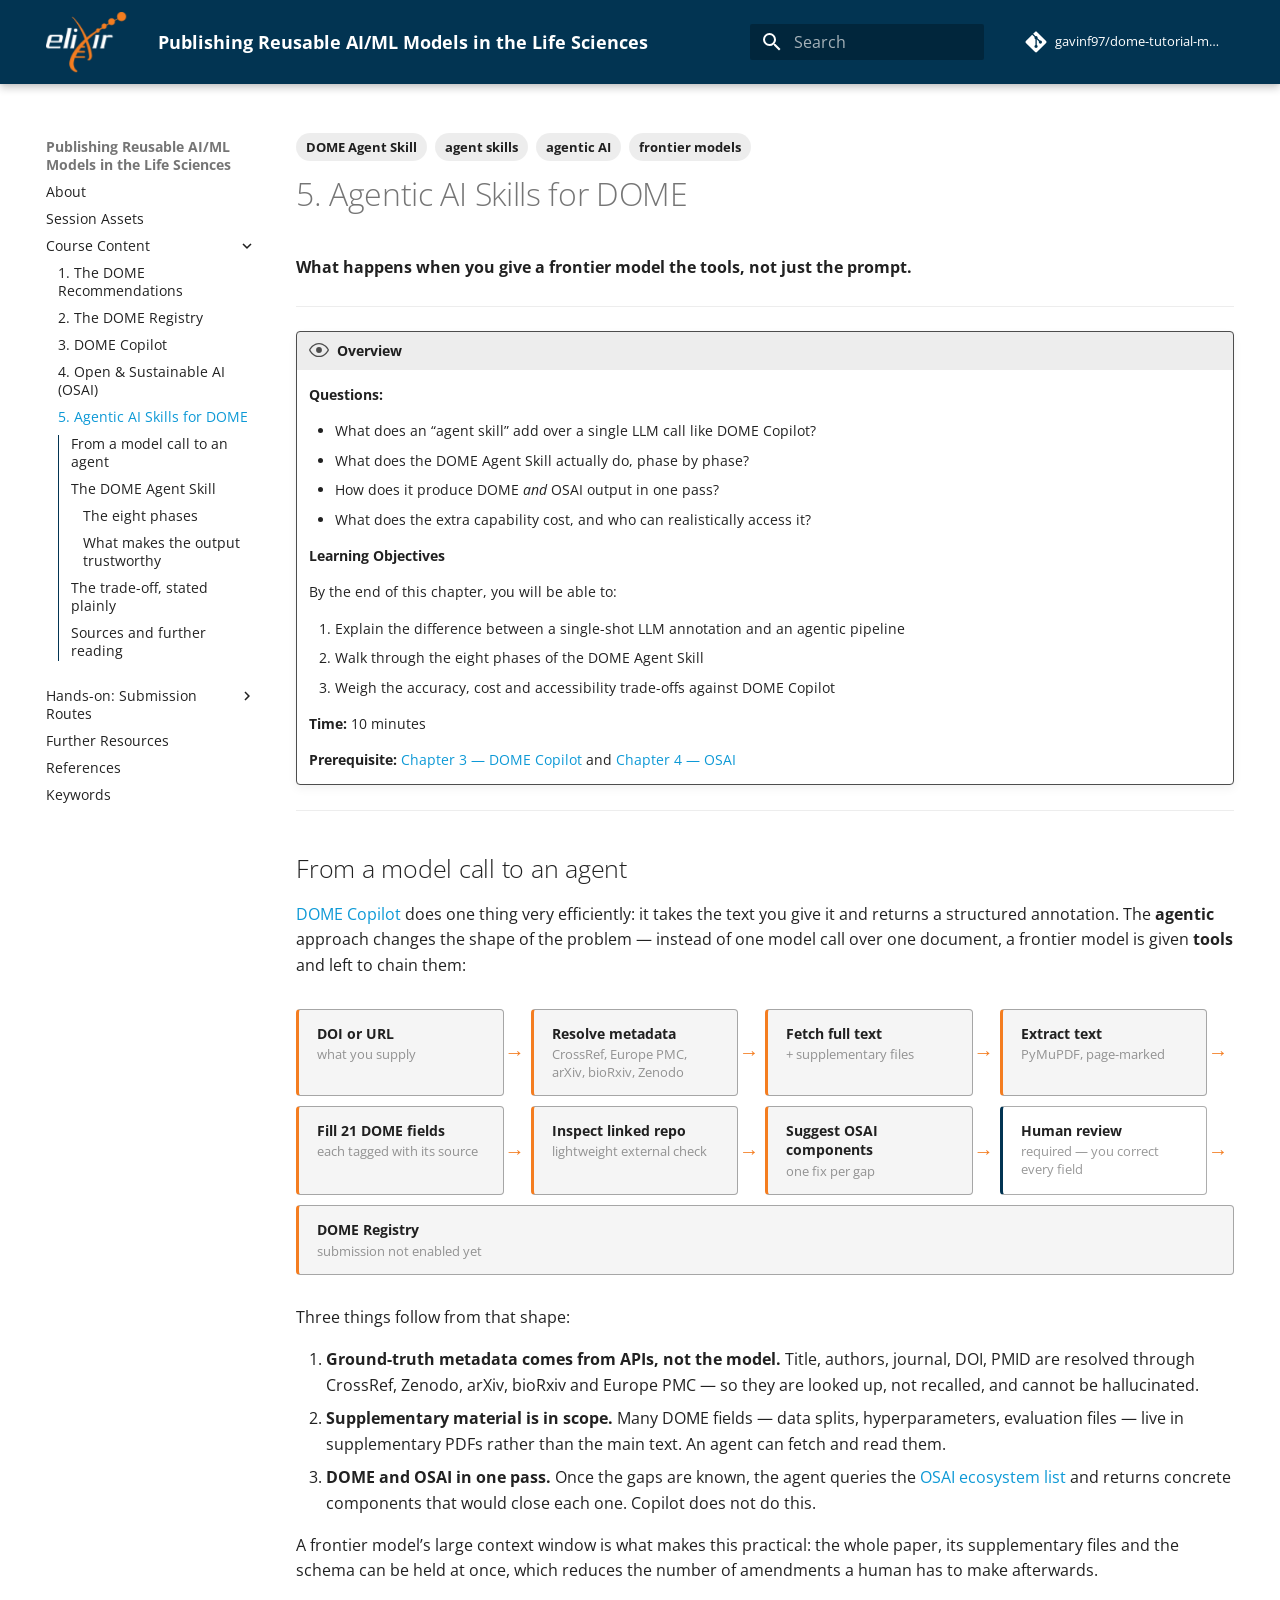
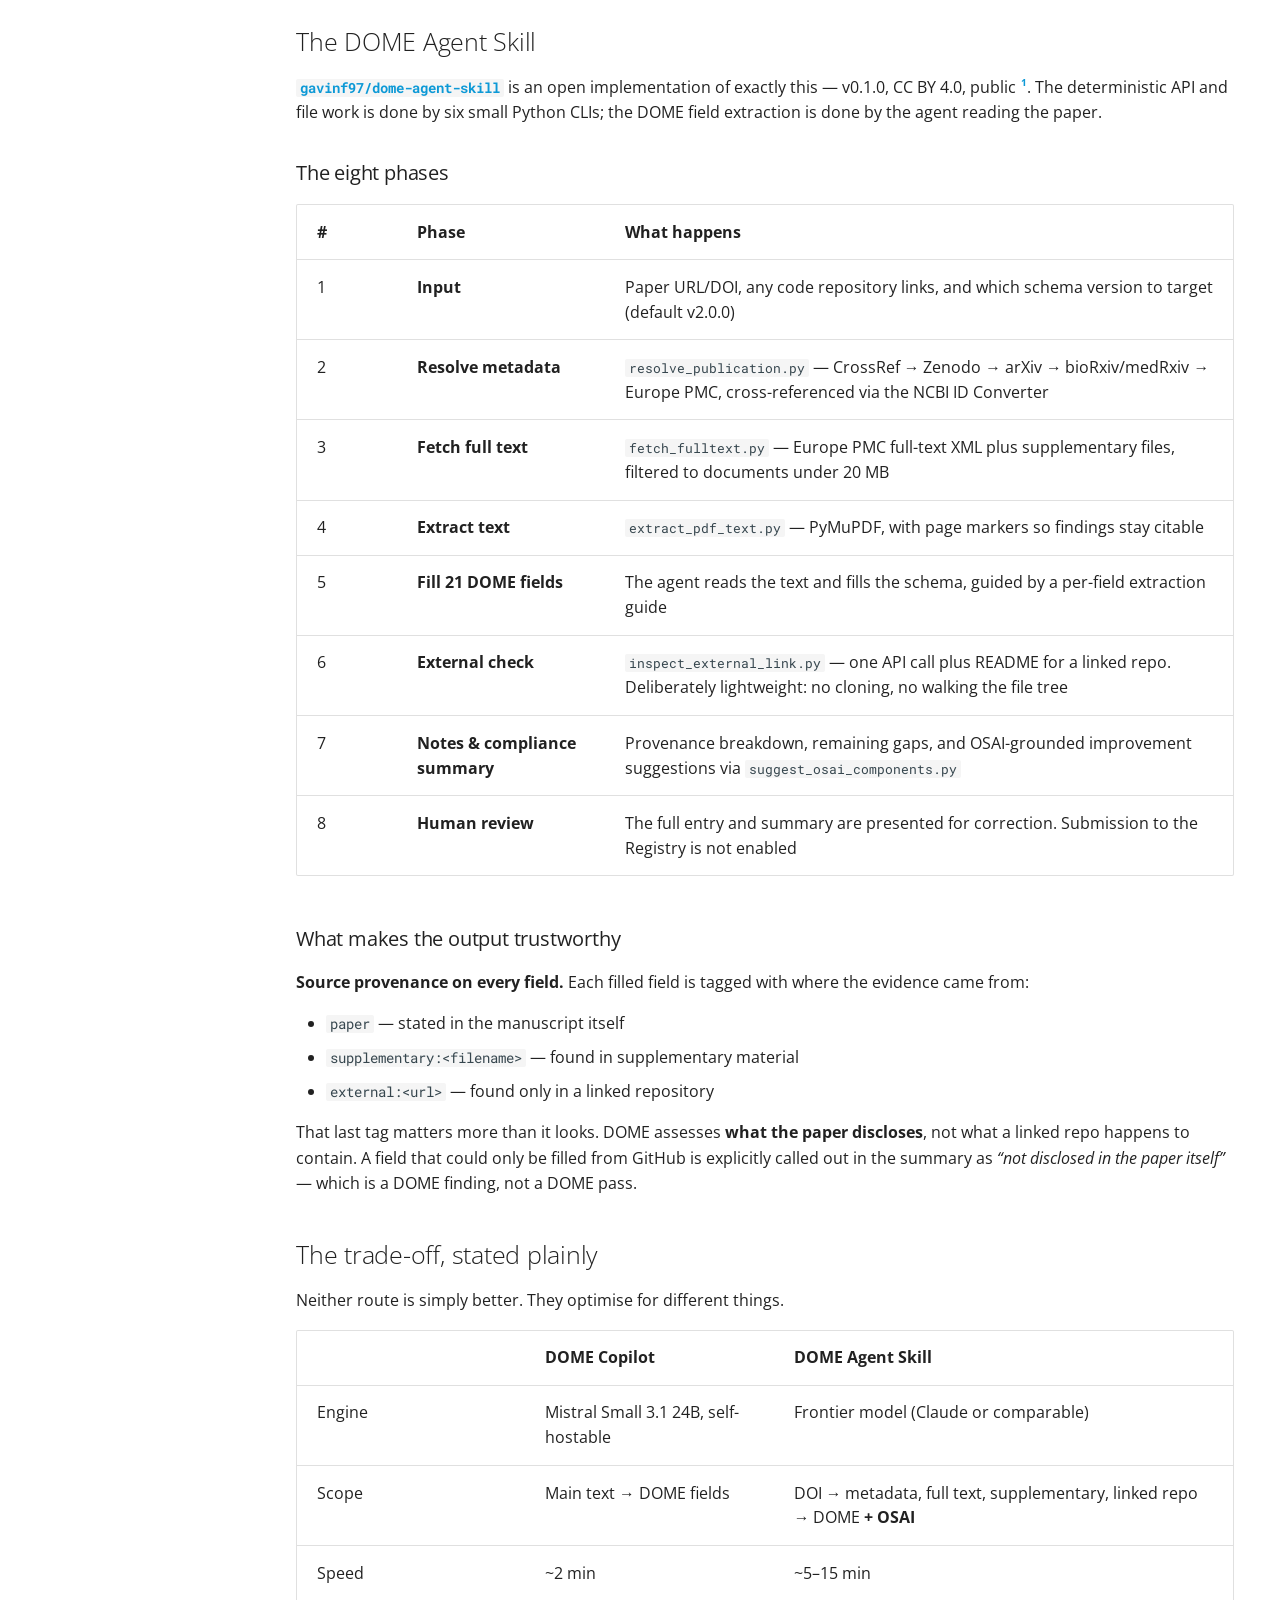
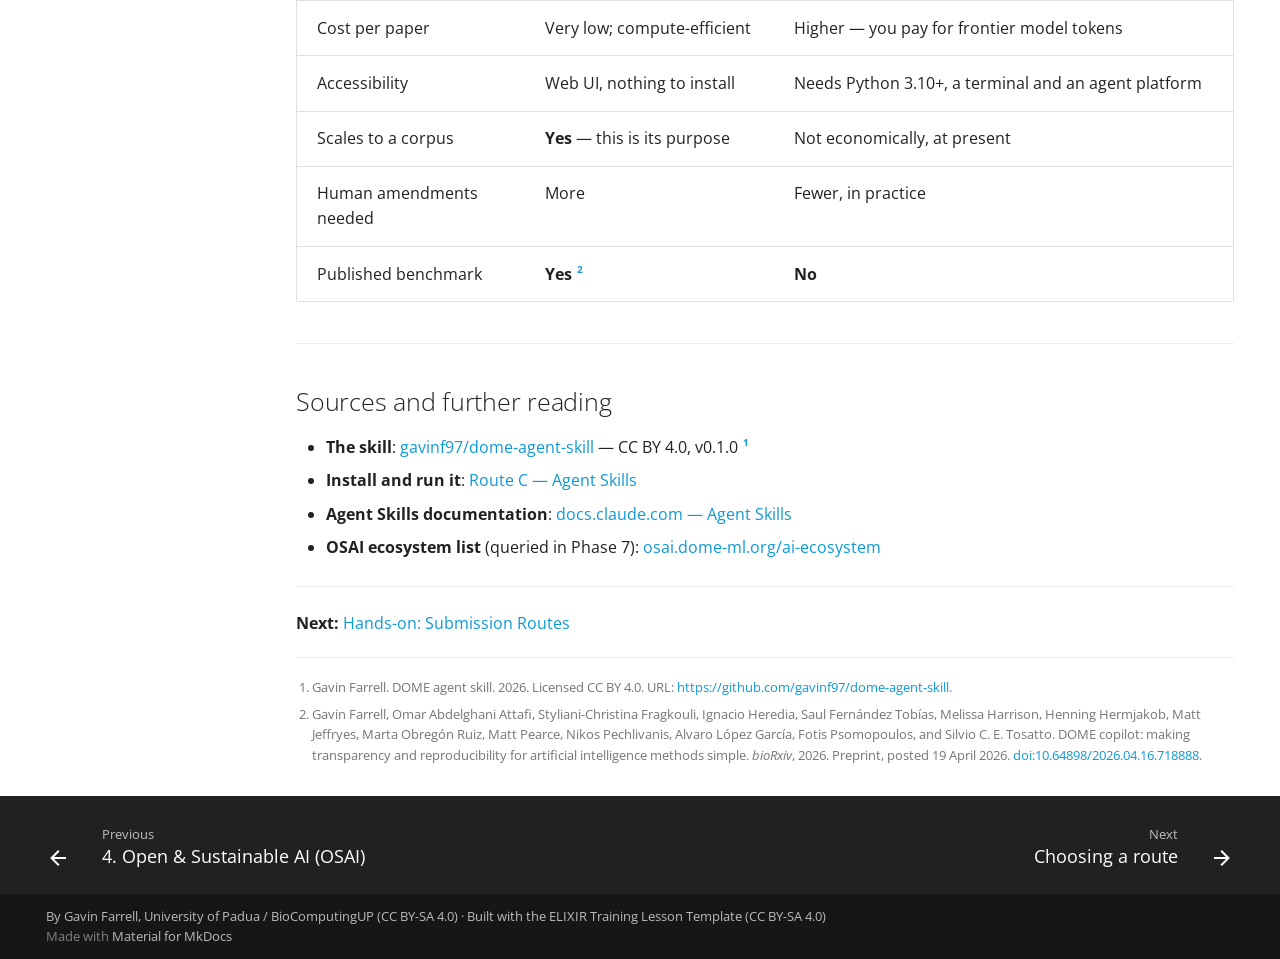
<file: chapters/chapter_05_agentic/index.html>
<!doctype html>
<html lang="en" class="no-js">
  <head>
    
      <meta charset="utf-8">
      <meta name="viewport" content="width=device-width,initial-scale=1">
      
        <meta name="description" content="MAQC 2026 technical tutorial P06 — using the DOME and OSAI frameworks to report, publish and reuse AI/ML methods transparently in the life sciences.
">
      
      
      
        <link rel="canonical" href="https://gavinf97.github.io/dome-tutorial-maqc-2026/chapters/chapter_05_agentic/">
      
      
        <link rel="prev" href="../chapter_04_osai/">
      
      
        <link rel="next" href="../../routes/">
      
      
        
      
      
      <link rel="icon" href="../../assets/images/elixir_favicon.ico">
      <meta name="generator" content="mkdocs-1.6.1, mkdocs-material-9.7.7">
    
    
      
        <title>5. Agentic AI Skills for DOME - Publishing Reusable AI/ML Models in the Life Sciences</title>
      
    
    
      <link rel="stylesheet" href="../../assets/stylesheets/main.ec1eaa64.min.css">
      
      


    
    
      
    
    
      
        
        
        <link rel="preconnect" href="https://fonts.gstatic.com" crossorigin>
        <link rel="stylesheet" href="https://fonts.googleapis.com/css?family=Open+Sans:300,300i,400,400i,700,700i%7CRoboto+Mono:400,400i,700,700i&display=fallback">
        <style>:root{--md-text-font:"Open Sans";--md-code-font:"Roboto Mono"}</style>
      
    
    
      <link rel="stylesheet" href="../../stylesheets/extra.css">
    
      <link rel="stylesheet" href="../../stylesheets/neoteroi-mkdocs.css">
    
    <script>__md_scope=new URL("../..",location),__md_hash=e=>[...e].reduce(((e,_)=>(e<<5)-e+_.charCodeAt(0)),0),__md_get=(e,_=localStorage,t=__md_scope)=>JSON.parse(_.getItem(t.pathname+"."+e)),__md_set=(e,_,t=localStorage,a=__md_scope)=>{try{t.setItem(a.pathname+"."+e,JSON.stringify(_))}catch(e){}}</script>
    
      

    
    
  </head>
  
  
    <body dir="ltr">
  
    
    <input class="md-toggle" data-md-toggle="drawer" type="checkbox" id="__drawer" autocomplete="off">
    <input class="md-toggle" data-md-toggle="search" type="checkbox" id="__search" autocomplete="off">
    <label class="md-overlay" for="__drawer"></label>
    <div data-md-component="skip">
      
        
        <a href="#5-agentic-ai-skills-for-dome" class="md-skip">
          Skip to content
        </a>
      
    </div>
    <div data-md-component="announce">
      
    </div>
    
    
      

  

<header class="md-header md-header--shadow" data-md-component="header">
  <nav class="md-header__inner md-grid" aria-label="Header">
    <a href="../.." title="Publishing Reusable AI/ML Models in the Life Sciences" class="md-header__button md-logo" aria-label="Publishing Reusable AI/ML Models in the Life Sciences" data-md-component="logo">
      
  <img src="../../assets/images/white-orange-logo.png" alt="logo">

    </a>
    <label class="md-header__button md-icon" for="__drawer">
      
      <svg xmlns="http://www.w3.org/2000/svg" viewBox="0 0 24 24"><path d="M3 6h18v2H3zm0 5h18v2H3zm0 5h18v2H3z"/></svg>
    </label>
    <div class="md-header__title" data-md-component="header-title">
      <div class="md-header__ellipsis">
        <div class="md-header__topic">
          <span class="md-ellipsis">
            Publishing Reusable AI/ML Models in the Life Sciences
          </span>
        </div>
        <div class="md-header__topic" data-md-component="header-topic">
          <span class="md-ellipsis">
            
              5. Agentic AI Skills for DOME
            
          </span>
        </div>
      </div>
    </div>
    
    
      <script>var palette=__md_get("__palette");if(palette&&palette.color){if("(prefers-color-scheme)"===palette.color.media){var media=matchMedia("(prefers-color-scheme: light)"),input=document.querySelector(media.matches?"[data-md-color-media='(prefers-color-scheme: light)']":"[data-md-color-media='(prefers-color-scheme: dark)']");palette.color.media=input.getAttribute("data-md-color-media"),palette.color.scheme=input.getAttribute("data-md-color-scheme"),palette.color.primary=input.getAttribute("data-md-color-primary"),palette.color.accent=input.getAttribute("data-md-color-accent")}for(var[key,value]of Object.entries(palette.color))document.body.setAttribute("data-md-color-"+key,value)}</script>
    
    
    
      
      
        <label class="md-header__button md-icon" for="__search">
          
          <svg xmlns="http://www.w3.org/2000/svg" viewBox="0 0 24 24"><path d="M9.5 3A6.5 6.5 0 0 1 16 9.5c0 1.61-.59 3.09-1.56 4.23l.27.27h.79l5 5-1.5 1.5-5-5v-.79l-.27-.27A6.52 6.52 0 0 1 9.5 16 6.5 6.5 0 0 1 3 9.5 6.5 6.5 0 0 1 9.5 3m0 2C7 5 5 7 5 9.5S7 14 9.5 14 14 12 14 9.5 12 5 9.5 5"/></svg>
        </label>
        <div class="md-search" data-md-component="search" role="dialog">
  <label class="md-search__overlay" for="__search"></label>
  <div class="md-search__inner" role="search">
    <form class="md-search__form" name="search">
      <input type="text" class="md-search__input" name="query" aria-label="Search" placeholder="Search" autocapitalize="off" autocorrect="off" autocomplete="off" spellcheck="false" data-md-component="search-query" required>
      <label class="md-search__icon md-icon" for="__search">
        
        <svg xmlns="http://www.w3.org/2000/svg" viewBox="0 0 24 24"><path d="M9.5 3A6.5 6.5 0 0 1 16 9.5c0 1.61-.59 3.09-1.56 4.23l.27.27h.79l5 5-1.5 1.5-5-5v-.79l-.27-.27A6.52 6.52 0 0 1 9.5 16 6.5 6.5 0 0 1 3 9.5 6.5 6.5 0 0 1 9.5 3m0 2C7 5 5 7 5 9.5S7 14 9.5 14 14 12 14 9.5 12 5 9.5 5"/></svg>
        
        <svg xmlns="http://www.w3.org/2000/svg" viewBox="0 0 24 24"><path d="M20 11v2H8l5.5 5.5-1.42 1.42L4.16 12l7.92-7.92L13.5 5.5 8 11z"/></svg>
      </label>
      <nav class="md-search__options" aria-label="Search">
        
        <button type="reset" class="md-search__icon md-icon" title="Clear" aria-label="Clear" tabindex="-1">
          
          <svg xmlns="http://www.w3.org/2000/svg" viewBox="0 0 24 24"><path d="M19 6.41 17.59 5 12 10.59 6.41 5 5 6.41 10.59 12 5 17.59 6.41 19 12 13.41 17.59 19 19 17.59 13.41 12z"/></svg>
        </button>
      </nav>
      
    </form>
    <div class="md-search__output">
      <div class="md-search__scrollwrap" tabindex="0" data-md-scrollfix>
        <div class="md-search-result" data-md-component="search-result">
          <div class="md-search-result__meta">
            Initializing search
          </div>
          <ol class="md-search-result__list" role="presentation"></ol>
        </div>
      </div>
    </div>
  </div>
</div>
      
    
    
      <div class="md-header__source">
        <a href="https://github.com/gavinf97/dome-tutorial-maqc-2026" title="Go to repository" class="md-source" data-md-component="source">
  <div class="md-source__icon md-icon">
    
    <svg xmlns="http://www.w3.org/2000/svg" viewBox="0 0 448 512"><!--! Font Awesome Free 7.1.0 by @fontawesome - https://fontawesome.com License - https://fontawesome.com/license/free (Icons: CC BY 4.0, Fonts: SIL OFL 1.1, Code: MIT License) Copyright 2025 Fonticons, Inc.--><path d="M439.6 236.1 244 40.5c-5.4-5.5-12.8-8.5-20.4-8.5s-15 3-20.4 8.4L162.5 81l51.5 51.5c27.1-9.1 52.7 16.8 43.4 43.7l49.7 49.7c34.2-11.8 61.2 31 35.5 56.7-26.5 26.5-70.2-2.9-56-37.3L240.3 199v121.9c25.3 12.5 22.3 41.8 9.1 55-6.4 6.4-15.2 10.1-24.3 10.1s-17.8-3.6-24.3-10.1c-17.6-17.6-11.1-46.9 11.2-56v-123c-20.8-8.5-24.6-30.7-18.6-45L142.6 101 8.5 235.1C3 240.6 0 247.9 0 255.5s3 15 8.5 20.4l195.6 195.7c5.4 5.4 12.7 8.4 20.4 8.4s15-3 20.4-8.4l194.7-194.7c5.4-5.4 8.4-12.8 8.4-20.4s-3-15-8.4-20.4"/></svg>
  </div>
  <div class="md-source__repository">
    gavinf97/dome-tutorial-maqc-2026
  </div>
</a>
      </div>
    
  </nav>
  
</header>
    
    <div class="md-container" data-md-component="container">
      
      
        
          
        
      
      <main class="md-main" data-md-component="main">
        <div class="md-main__inner md-grid">
          
            
              
              <div class="md-sidebar md-sidebar--primary" data-md-component="sidebar" data-md-type="navigation" >
                <div class="md-sidebar__scrollwrap">
                  <div class="md-sidebar__inner">
                    



  

<nav class="md-nav md-nav--primary md-nav--integrated" aria-label="Navigation" data-md-level="0">
  <label class="md-nav__title" for="__drawer">
    <a href="../.." title="Publishing Reusable AI/ML Models in the Life Sciences" class="md-nav__button md-logo" aria-label="Publishing Reusable AI/ML Models in the Life Sciences" data-md-component="logo">
      
  <img src="../../assets/images/white-orange-logo.png" alt="logo">

    </a>
    Publishing Reusable AI/ML Models in the Life Sciences
  </label>
  
    <div class="md-nav__source">
      <a href="https://github.com/gavinf97/dome-tutorial-maqc-2026" title="Go to repository" class="md-source" data-md-component="source">
  <div class="md-source__icon md-icon">
    
    <svg xmlns="http://www.w3.org/2000/svg" viewBox="0 0 448 512"><!--! Font Awesome Free 7.1.0 by @fontawesome - https://fontawesome.com License - https://fontawesome.com/license/free (Icons: CC BY 4.0, Fonts: SIL OFL 1.1, Code: MIT License) Copyright 2025 Fonticons, Inc.--><path d="M439.6 236.1 244 40.5c-5.4-5.5-12.8-8.5-20.4-8.5s-15 3-20.4 8.4L162.5 81l51.5 51.5c27.1-9.1 52.7 16.8 43.4 43.7l49.7 49.7c34.2-11.8 61.2 31 35.5 56.7-26.5 26.5-70.2-2.9-56-37.3L240.3 199v121.9c25.3 12.5 22.3 41.8 9.1 55-6.4 6.4-15.2 10.1-24.3 10.1s-17.8-3.6-24.3-10.1c-17.6-17.6-11.1-46.9 11.2-56v-123c-20.8-8.5-24.6-30.7-18.6-45L142.6 101 8.5 235.1C3 240.6 0 247.9 0 255.5s3 15 8.5 20.4l195.6 195.7c5.4 5.4 12.7 8.4 20.4 8.4s15-3 20.4-8.4l194.7-194.7c5.4-5.4 8.4-12.8 8.4-20.4s-3-15-8.4-20.4"/></svg>
  </div>
  <div class="md-source__repository">
    gavinf97/dome-tutorial-maqc-2026
  </div>
</a>
    </div>
  
  <ul class="md-nav__list" data-md-scrollfix>
    
      
      
  
  
  
  
    <li class="md-nav__item">
      <a href="../.." class="md-nav__link">
        
  
  
  <span class="md-ellipsis">
    
  
    About
  

    
  </span>
  
  

      </a>
    </li>
  

    
      
      
  
  
  
  
    <li class="md-nav__item">
      <a href="../../assets/" class="md-nav__link">
        
  
  
  <span class="md-ellipsis">
    
  
    Session Assets
  

    
  </span>
  
  

      </a>
    </li>
  

    
      
      
  
  
    
  
  
  
    
    
    
    
    
    <li class="md-nav__item md-nav__item--active md-nav__item--nested">
      
        
        
        <input class="md-nav__toggle md-toggle " type="checkbox" id="__nav_3" checked>
        
          
          <label class="md-nav__link" for="__nav_3" id="__nav_3_label" tabindex="0">
            
  
  
  <span class="md-ellipsis">
    
  
    Course Content
  

    
  </span>
  
  

            <span class="md-nav__icon md-icon"></span>
          </label>
        
        <nav class="md-nav" data-md-level="1" aria-labelledby="__nav_3_label" aria-expanded="true">
          <label class="md-nav__title" for="__nav_3">
            <span class="md-nav__icon md-icon"></span>
            
  
    Course Content
  

          </label>
          <ul class="md-nav__list" data-md-scrollfix>
            
              
                
  
  
  
  
    <li class="md-nav__item">
      <a href="../chapter_01_dome/" class="md-nav__link">
        
  
  
  <span class="md-ellipsis">
    
  
    1. The DOME Recommendations
  

    
  </span>
  
  

      </a>
    </li>
  

              
            
              
                
  
  
  
  
    <li class="md-nav__item">
      <a href="../chapter_02_registry/" class="md-nav__link">
        
  
  
  <span class="md-ellipsis">
    
  
    2. The DOME Registry
  

    
  </span>
  
  

      </a>
    </li>
  

              
            
              
                
  
  
  
  
    <li class="md-nav__item">
      <a href="../chapter_03_copilot/" class="md-nav__link">
        
  
  
  <span class="md-ellipsis">
    
  
    3. DOME Copilot
  

    
  </span>
  
  

      </a>
    </li>
  

              
            
              
                
  
  
  
  
    <li class="md-nav__item">
      <a href="../chapter_04_osai/" class="md-nav__link">
        
  
  
  <span class="md-ellipsis">
    
  
    4. Open & Sustainable AI (OSAI)
  

    
  </span>
  
  

      </a>
    </li>
  

              
            
              
                
  
  
    
  
  
  
    <li class="md-nav__item md-nav__item--active">
      
      <input class="md-nav__toggle md-toggle" type="checkbox" id="__toc">
      
      
        
      
      
        <label class="md-nav__link md-nav__link--active" for="__toc">
          
  
  
  <span class="md-ellipsis">
    
  
    5. Agentic AI Skills for DOME
  

    
  </span>
  
  

          <span class="md-nav__icon md-icon"></span>
        </label>
      
      <a href="./" class="md-nav__link md-nav__link--active">
        
  
  
  <span class="md-ellipsis">
    
  
    5. Agentic AI Skills for DOME
  

    
  </span>
  
  

      </a>
      
        

<nav class="md-nav md-nav--secondary" aria-label="Table of contents">
  
  
  
    
  
  
    <label class="md-nav__title" for="__toc">
      <span class="md-nav__icon md-icon"></span>
      Table of contents
    </label>
    <ul class="md-nav__list" data-md-component="toc" data-md-scrollfix>
      
        <li class="md-nav__item">
  <a href="#from-a-model-call-to-an-agent" class="md-nav__link">
    <span class="md-ellipsis">
      
        From a model call to an agent
      
    </span>
  </a>
  
</li>
      
        <li class="md-nav__item">
  <a href="#the-dome-agent-skill" class="md-nav__link">
    <span class="md-ellipsis">
      
        The DOME Agent Skill
      
    </span>
  </a>
  
    <nav class="md-nav" aria-label="The DOME Agent Skill">
      <ul class="md-nav__list">
        
          <li class="md-nav__item">
  <a href="#the-eight-phases" class="md-nav__link">
    <span class="md-ellipsis">
      
        The eight phases
      
    </span>
  </a>
  
</li>
        
          <li class="md-nav__item">
  <a href="#what-makes-the-output-trustworthy" class="md-nav__link">
    <span class="md-ellipsis">
      
        What makes the output trustworthy
      
    </span>
  </a>
  
</li>
        
      </ul>
    </nav>
  
</li>
      
        <li class="md-nav__item">
  <a href="#the-trade-off-stated-plainly" class="md-nav__link">
    <span class="md-ellipsis">
      
        The trade-off, stated plainly
      
    </span>
  </a>
  
</li>
      
        <li class="md-nav__item">
  <a href="#sources-and-further-reading" class="md-nav__link">
    <span class="md-ellipsis">
      
        Sources and further reading
      
    </span>
  </a>
  
</li>
      
    </ul>
  
</nav>
      
    </li>
  

              
            
          </ul>
        </nav>
      
    </li>
  

    
      
      
  
  
  
  
    
    
    
    
    
    <li class="md-nav__item md-nav__item--nested">
      
        
        
        <input class="md-nav__toggle md-toggle " type="checkbox" id="__nav_4" >
        
          
          <label class="md-nav__link" for="__nav_4" id="__nav_4_label" tabindex="0">
            
  
  
  <span class="md-ellipsis">
    
  
    Hands-on: Submission Routes
  

    
  </span>
  
  

            <span class="md-nav__icon md-icon"></span>
          </label>
        
        <nav class="md-nav" data-md-level="1" aria-labelledby="__nav_4_label" aria-expanded="false">
          <label class="md-nav__title" for="__nav_4">
            <span class="md-nav__icon md-icon"></span>
            
  
    Hands-on: Submission Routes
  

          </label>
          <ul class="md-nav__list" data-md-scrollfix>
            
              
                
  
  
  
  
    <li class="md-nav__item">
      <a href="../../routes/" class="md-nav__link">
        
  
  
  <span class="md-ellipsis">
    
  
    Choosing a route
  

    
  </span>
  
  

      </a>
    </li>
  

              
            
              
                
  
  
  
  
    <li class="md-nav__item">
      <a href="../chapter_06_route_manual/" class="md-nav__link">
        
  
  
  <span class="md-ellipsis">
    
  
    Route A — Manual via the DOME Wizard
  

    
  </span>
  
  

      </a>
    </li>
  

              
            
              
                
  
  
  
  
    <li class="md-nav__item">
      <a href="../chapter_07_route_copilot/" class="md-nav__link">
        
  
  
  <span class="md-ellipsis">
    
  
    Route B — DOME Copilot
  

    
  </span>
  
  

      </a>
    </li>
  

              
            
              
                
  
  
  
  
    <li class="md-nav__item">
      <a href="../chapter_08_route_agent/" class="md-nav__link">
        
  
  
  <span class="md-ellipsis">
    
  
    Route C — Agent Skills
  

    
  </span>
  
  

      </a>
    </li>
  

              
            
          </ul>
        </nav>
      
    </li>
  

    
      
      
  
  
  
  
    <li class="md-nav__item">
      <a href="../../follow_up_training/" class="md-nav__link">
        
  
  
  <span class="md-ellipsis">
    
  
    Further Resources
  

    
  </span>
  
  

      </a>
    </li>
  

    
      
      
  
  
  
  
    <li class="md-nav__item">
      <a href="../references/" class="md-nav__link">
        
  
  
  <span class="md-ellipsis">
    
  
    References
  

    
  </span>
  
  

      </a>
    </li>
  

    
      
      
  
  
  
  
    <li class="md-nav__item">
      <a href="../../keywords/" class="md-nav__link">
        
  
  
  <span class="md-ellipsis">
    
  
    Keywords
  

    
  </span>
  
  

      </a>
    </li>
  

    
  </ul>
</nav>
                  </div>
                </div>
              </div>
            
            
          
          
            <div class="md-content" data-md-component="content">
              
              <article class="md-content__inner md-typeset">
                
                  

  <nav class="md-tags" >
    
      
      
      
      
        <a href="../../keywords/#tag:dome-agent-skill" class="md-tag">DOME Agent Skill</a>
      
    
      
      
      
      
        <a href="../../keywords/#tag:agent-skills" class="md-tag">agent skills</a>
      
    
      
      
      
      
        <a href="../../keywords/#tag:agentic-ai" class="md-tag">agentic AI</a>
      
    
      
      
      
      
        <a href="../../keywords/#tag:frontier-models" class="md-tag">frontier models</a>
      
    
  </nav>


  
  


<div><h1 id="5-agentic-ai-skills-for-dome">5. Agentic AI Skills for DOME</h1>
<p><strong>What happens when you give a frontier model the tools, not just the prompt.</strong></p>
<hr>
<div class="admonition overview">
<p class="admonition-title">Overview</p>
<p><strong>Questions:</strong></p>
<ul>
<li>What does an “agent skill” add over a single LLM call like DOME Copilot?</li>
<li>What does the DOME Agent Skill actually do, phase by phase?</li>
<li>How does it produce DOME <em>and</em> OSAI output in one pass?</li>
<li>What does the extra capability cost, and who can realistically access it?</li>
</ul>
<p><strong>Learning Objectives</strong></p>
<p>By the end of this chapter, you will be able to:</p>
<ol>
<li>Explain the difference between a single-shot LLM annotation and an agentic pipeline</li>
<li>Walk through the eight phases of the DOME Agent Skill</li>
<li>Weigh the accuracy, cost and accessibility trade-offs against DOME Copilot</li>
</ol>
<p><strong>Time:</strong> 10 minutes</p>
<p><strong>Prerequisite:</strong> <a href="../chapter_03_copilot/">Chapter 3 — DOME Copilot</a> and <a href="../chapter_04_osai/">Chapter 4 — OSAI</a></p>
</div>
<hr>
<h2 id="from-a-model-call-to-an-agent">From a model call to an agent</h2>
<p><a href="../chapter_03_copilot/">DOME Copilot</a> does one thing very efficiently: it takes
the text you give it and returns a structured annotation. The <strong>agentic</strong>
approach changes the shape of the problem — instead of one model call over one
document, a frontier model is given <strong>tools</strong> and left to chain them:</p>
<div class="flow">
  <div class="flow-step"><b>DOI or URL</b><small>what you supply</small></div>
  <div class="flow-step"><b>Resolve metadata</b><small>CrossRef, Europe PMC, arXiv, bioRxiv, Zenodo</small></div>
  <div class="flow-step"><b>Fetch full text</b><small>+ supplementary files</small></div>
  <div class="flow-step"><b>Extract text</b><small>PyMuPDF, page-marked</small></div>
  <div class="flow-step"><b>Fill 21 DOME fields</b><small>each tagged with its source</small></div>
  <div class="flow-step"><b>Inspect linked repo</b><small>lightweight external check</small></div>
  <div class="flow-step"><b>Suggest OSAI components</b><small>one fix per gap</small></div>
  <div class="flow-step flow-human"><b>Human review</b><small>required — you correct every field</small></div>
  <div class="flow-step"><b>DOME Registry</b><small>submission not enabled yet</small></div>
</div>

<p>Three things follow from that shape:</p>
<ol>
<li><strong>Ground-truth metadata comes from APIs, not the model.</strong> Title, authors,
   journal, DOI, PMID are resolved through CrossRef, Zenodo, arXiv, bioRxiv and
   Europe PMC — so they are looked up, not recalled, and cannot be hallucinated.</li>
<li><strong>Supplementary material is in scope.</strong> Many DOME fields — data splits,
   hyperparameters, evaluation files — live in supplementary PDFs rather than the
   main text. An agent can fetch and read them.</li>
<li><strong>DOME and OSAI in one pass.</strong> Once the gaps are known, the agent queries the
   <a href="../chapter_04_osai/">OSAI ecosystem list</a> and returns concrete components that
   would close each one. Copilot does not do this.</li>
</ol>
<p>A frontier model’s large context window is what makes this practical: the whole
paper, its supplementary files and the schema can be held at once, which reduces
the number of amendments a human has to make afterwards.</p>
<h2 id="the-dome-agent-skill">The DOME Agent Skill</h2>
<p><a href="https://github.com/gavinf97/dome-agent-skill"><strong><code>gavinf97/dome-agent-skill</code></strong></a>
is an open implementation of exactly this — v0.1.0, CC BY 4.0, public
<sup id="fnref:farrell2026skill"><a class="footnote-ref" href="#fn:farrell2026skill">1</a></sup>. The deterministic API and file work is done by six small
Python CLIs; the DOME field extraction is done by the agent reading the paper.</p>
<h3 id="the-eight-phases">The eight phases</h3>
<table>
<thead>
<tr>
<th>#</th>
<th>Phase</th>
<th>What happens</th>
</tr>
</thead>
<tbody>
<tr>
<td>1</td>
<td><strong>Input</strong></td>
<td>Paper URL/DOI, any code repository links, and which schema version to target (default v2.0.0)</td>
</tr>
<tr>
<td>2</td>
<td><strong>Resolve metadata</strong></td>
<td><code>resolve_publication.py</code> — CrossRef → Zenodo → arXiv → bioRxiv/medRxiv → Europe PMC, cross-referenced via the NCBI ID Converter</td>
</tr>
<tr>
<td>3</td>
<td><strong>Fetch full text</strong></td>
<td><code>fetch_fulltext.py</code> — Europe PMC full-text XML plus supplementary files, filtered to documents under 20 MB</td>
</tr>
<tr>
<td>4</td>
<td><strong>Extract text</strong></td>
<td><code>extract_pdf_text.py</code> — PyMuPDF, with page markers so findings stay citable</td>
</tr>
<tr>
<td>5</td>
<td><strong>Fill 21 DOME fields</strong></td>
<td>The agent reads the text and fills the schema, guided by a per-field extraction guide</td>
</tr>
<tr>
<td>6</td>
<td><strong>External check</strong></td>
<td><code>inspect_external_link.py</code> — one API call plus README for a linked repo. Deliberately lightweight: no cloning, no walking the file tree</td>
</tr>
<tr>
<td>7</td>
<td><strong>Notes &amp; compliance summary</strong></td>
<td>Provenance breakdown, remaining gaps, and OSAI-grounded improvement suggestions via <code>suggest_osai_components.py</code></td>
</tr>
<tr>
<td>8</td>
<td><strong>Human review</strong></td>
<td>The full entry and summary are presented for correction. Submission to the Registry is not enabled</td>
</tr>
</tbody>
</table>
<h3 id="what-makes-the-output-trustworthy">What makes the output trustworthy</h3>
<p><strong>Source provenance on every field.</strong> Each filled field is tagged with where the
evidence came from:</p>
<ul>
<li><code>paper</code> — stated in the manuscript itself</li>
<li><code>supplementary:&lt;filename&gt;</code> — found in supplementary material</li>
<li><code>external:&lt;url&gt;</code> — found only in a linked repository</li>
</ul>
<p>That last tag matters more than it looks. DOME assesses <strong>what the paper
discloses</strong>, not what a linked repo happens to contain. A field that could only
be filled from GitHub is explicitly called out in the summary as <em>“not disclosed
in the paper itself”</em> — which is a DOME finding, not a DOME pass.</p>
<h2 id="the-trade-off-stated-plainly">The trade-off, stated plainly</h2>
<p>Neither route is simply better. They optimise for different things.</p>
<table>
<thead>
<tr>
<th></th>
<th><strong>DOME Copilot</strong></th>
<th><strong>DOME Agent Skill</strong></th>
</tr>
</thead>
<tbody>
<tr>
<td>Engine</td>
<td>Mistral Small 3.1 24B, self-hostable</td>
<td>Frontier model (Claude or comparable)</td>
</tr>
<tr>
<td>Scope</td>
<td>Main text → DOME fields</td>
<td>DOI → metadata, full text, supplementary, linked repo → DOME <strong>+ OSAI</strong></td>
</tr>
<tr>
<td>Speed</td>
<td>~2 min</td>
<td>~5–15 min</td>
</tr>
<tr>
<td>Cost per paper</td>
<td>Very low; compute-efficient</td>
<td>Higher — you pay for frontier model tokens</td>
</tr>
<tr>
<td>Accessibility</td>
<td>Web UI, nothing to install</td>
<td>Needs Python 3.10+, a terminal and an agent platform</td>
</tr>
<tr>
<td>Scales to a corpus</td>
<td><strong>Yes</strong> — this is its purpose</td>
<td>Not economically, at present</td>
</tr>
<tr>
<td>Human amendments needed</td>
<td>More</td>
<td>Fewer, in practice</td>
</tr>
<tr>
<td>Published benchmark</td>
<td><strong>Yes</strong> <sup id="fnref:farrell2026copilot"><a class="footnote-ref" href="#fn:farrell2026copilot">2</a></sup></td>
<td><strong>No</strong></td>
</tr>
</tbody>
</table>
<hr>
<h2 id="sources-and-further-reading">Sources and further reading</h2>
<ul>
<li><strong>The skill</strong>: <a href="https://github.com/gavinf97/dome-agent-skill">gavinf97/dome-agent-skill</a> — CC BY 4.0, v0.1.0 <sup id="fnref2:farrell2026skill"><a class="footnote-ref" href="#fn:farrell2026skill">1</a></sup></li>
<li><strong>Install and run it</strong>: <a href="../chapter_08_route_agent/">Route C — Agent Skills</a></li>
<li><strong>Agent Skills documentation</strong>: <a href="https://docs.claude.com/en/docs/claude-code/skills">docs.claude.com — Agent Skills</a></li>
<li><strong>OSAI ecosystem list</strong> (queried in Phase 7): <a href="https://osai.dome-ml.org/ai-ecosystem">osai.dome-ml.org/ai-ecosystem</a></li>
</ul>
<hr>
<p><strong>Next:</strong> <a href="../../routes/">Hands-on: Submission Routes</a></p>
<div class="footnote">
<hr>
<ol>
<li id="fn:farrell2026skill">
<p>Gavin Farrell. DOME agent skill. 2026. Licensed CC BY 4.0. URL: <a href="https://github.com/gavinf97/dome-agent-skill">https://github.com/gavinf97/dome-agent-skill</a>. <a class="footnote-backref" href="#fnref:farrell2026skill" title="Jump back to footnote 1 in the text">↩</a><a class="footnote-backref" href="#fnref2:farrell2026skill" title="Jump back to footnote 1 in the text">↩</a></p>
</li>
<li id="fn:farrell2026copilot">
<p>Gavin Farrell, Omar Abdelghani Attafi, Styliani-Christina Fragkouli, Ignacio Heredia, Saul Fernández Tobías, Melissa Harrison, Henning Hermjakob, Matt Jeffryes, Marta Obregón Ruiz, Matt Pearce, Nikos Pechlivanis, Alvaro López García, Fotis Psomopoulos, and Silvio C. E. Tosatto. DOME copilot: making transparency and reproducibility for artificial intelligence methods simple. <em>bioRxiv</em>, 2026. Preprint, posted 19 April 2026. <a href="https://doi.org/10.64898/2026.04.16.718888">doi:10.64898/2026.04.16.718888</a>. <a class="footnote-backref" href="#fnref:farrell2026copilot" title="Jump back to footnote 2 in the text">↩</a></p>
</li>
</ol>
</div></div>







  
  






                
              </article>
            </div>
          
          
<script>var target=document.getElementById(location.hash.slice(1));target&&target.name&&(target.checked=target.name.startsWith("__tabbed_"))</script>
        </div>
        
          <button type="button" class="md-top md-icon" data-md-component="top" hidden>
  
  <svg xmlns="http://www.w3.org/2000/svg" viewBox="0 0 24 24"><path d="M13 20h-2V8l-5.5 5.5-1.42-1.42L12 4.16l7.92 7.92-1.42 1.42L13 8z"/></svg>
  Back to top
</button>
        
      </main>
      
        <footer class="md-footer">
  
    
      
      <nav class="md-footer__inner md-grid" aria-label="Footer" >
        
          
          <a href="../chapter_04_osai/" class="md-footer__link md-footer__link--prev" aria-label="Previous: 4. Open &amp; Sustainable AI (OSAI)">
            <div class="md-footer__button md-icon">
              
              <svg xmlns="http://www.w3.org/2000/svg" viewBox="0 0 24 24"><path d="M20 11v2H8l5.5 5.5-1.42 1.42L4.16 12l7.92-7.92L13.5 5.5 8 11z"/></svg>
            </div>
            <div class="md-footer__title">
              <span class="md-footer__direction">
                Previous
              </span>
              <div class="md-ellipsis">
                4. Open & Sustainable AI (OSAI)
              </div>
            </div>
          </a>
        
        
          
          <a href="../../routes/" class="md-footer__link md-footer__link--next" aria-label="Next: Choosing a route">
            <div class="md-footer__title">
              <span class="md-footer__direction">
                Next
              </span>
              <div class="md-ellipsis">
                Choosing a route
              </div>
            </div>
            <div class="md-footer__button md-icon">
              
              <svg xmlns="http://www.w3.org/2000/svg" viewBox="0 0 24 24"><path d="M4 11v2h12l-5.5 5.5 1.42 1.42L19.84 12l-7.92-7.92L10.5 5.5 16 11z"/></svg>
            </div>
          </a>
        
      </nav>
    
  
  <div class="md-footer-meta md-typeset">
    <div class="md-footer-meta__inner md-grid">
      <div class="md-copyright">
  
    <div class="md-copyright__highlight">
      By Gavin Farrell, University of Padua / BioComputingUP (CC BY-SA 4.0) &middot; Built with the <a href="https://doi.org/10.5281/zenodo.7913092">ELIXIR Training Lesson Template</a> (CC BY-SA 4.0)

    </div>
  
  
    Made with
    <a href="https://squidfunk.github.io/mkdocs-material/" target="_blank" rel="noopener">
      Material for MkDocs
    </a>
  
</div>
      
    </div>
  </div>
</footer>
      
    </div>
    <div class="md-dialog" data-md-component="dialog">
      <div class="md-dialog__inner md-typeset"></div>
    </div>
    
    
    
      
      
      <script id="__config" type="application/json">{"annotate": null, "base": "../..", "features": ["navigation.top", "navigation.footer", "toc.integrate"], "search": "../../assets/javascripts/workers/search.2c215733.min.js", "tags": null, "translations": {"clipboard.copied": "Copied to clipboard", "clipboard.copy": "Copy to clipboard", "search.result.more.one": "1 more on this page", "search.result.more.other": "# more on this page", "search.result.none": "No matching documents", "search.result.one": "1 matching document", "search.result.other": "# matching documents", "search.result.placeholder": "Type to start searching", "search.result.term.missing": "Missing", "select.version": "Select version"}, "version": null}</script>
    
    
      <script src="../../assets/javascripts/bundle.d7400e89.min.js"></script>
      
    
  </body>
</html>
</file>
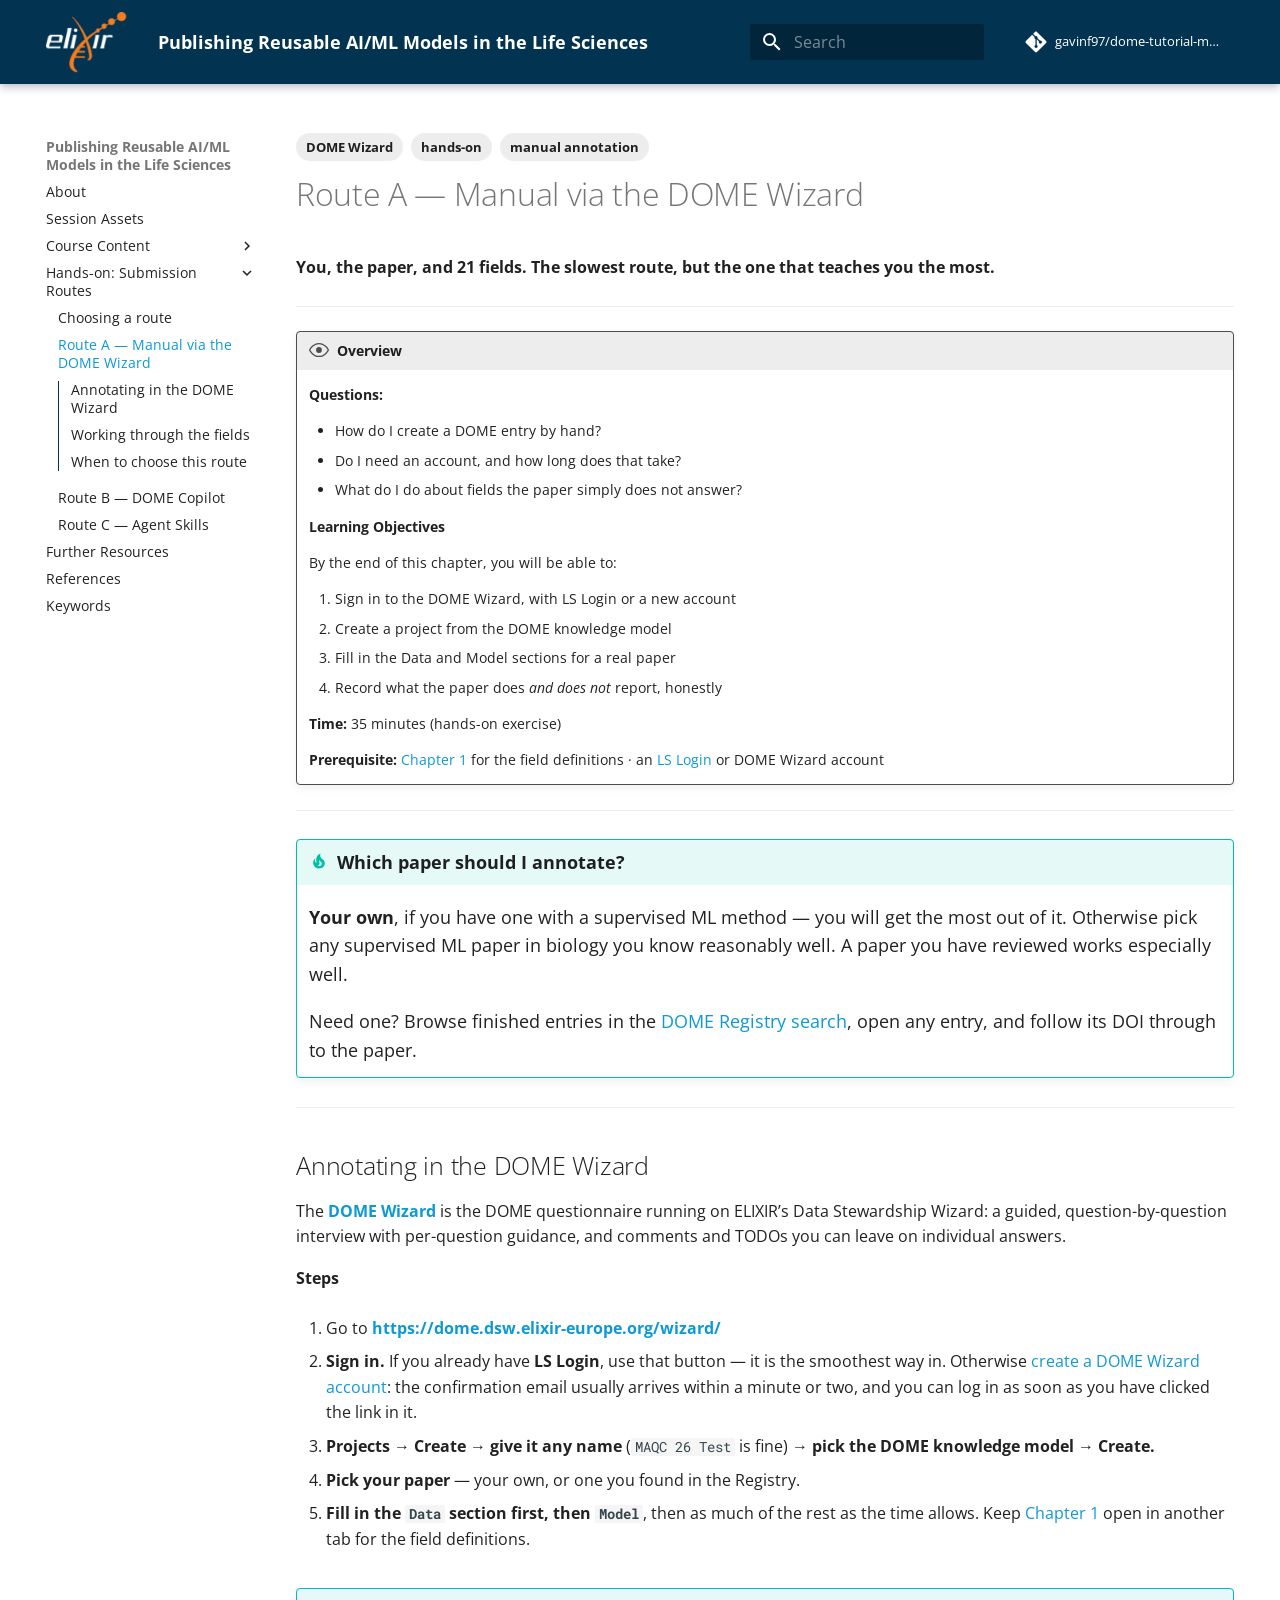
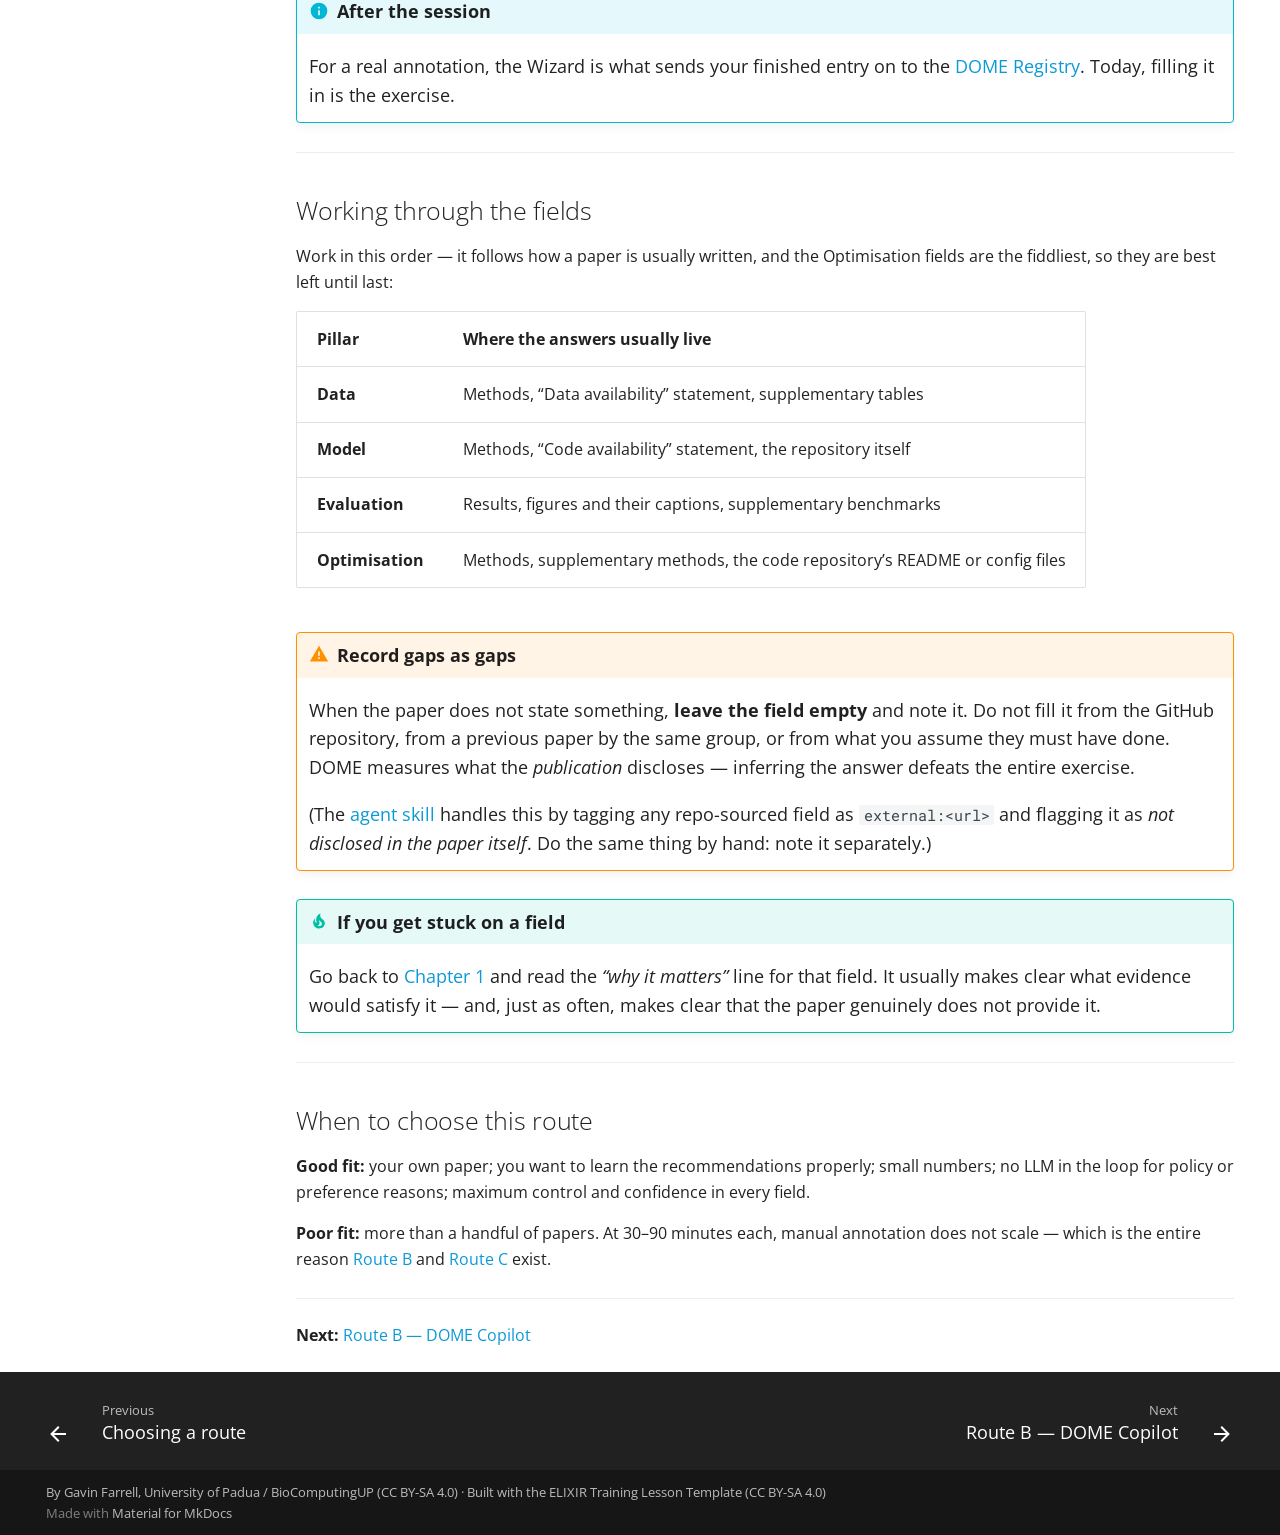
<file: chapters/chapter_06_route_manual/index.html>
<!doctype html>
<html lang="en" class="no-js">
  <head>
    
      <meta charset="utf-8">
      <meta name="viewport" content="width=device-width,initial-scale=1">
      
        <meta name="description" content="MAQC 2026 technical tutorial P06 — using the DOME and OSAI frameworks to report, publish and reuse AI/ML methods transparently in the life sciences.
">
      
      
      
        <link rel="canonical" href="https://gavinf97.github.io/dome-tutorial-maqc-2026/chapters/chapter_06_route_manual/">
      
      
        <link rel="prev" href="../../routes/">
      
      
        <link rel="next" href="../chapter_07_route_copilot/">
      
      
        
      
      
      <link rel="icon" href="../../assets/images/elixir_favicon.ico">
      <meta name="generator" content="mkdocs-1.6.1, mkdocs-material-9.7.7">
    
    
      
        <title>Route A — Manual via the DOME Wizard - Publishing Reusable AI/ML Models in the Life Sciences</title>
      
    
    
      <link rel="stylesheet" href="../../assets/stylesheets/main.ec1eaa64.min.css">
      
      


    
    
      
    
    
      
        
        
        <link rel="preconnect" href="https://fonts.gstatic.com" crossorigin>
        <link rel="stylesheet" href="https://fonts.googleapis.com/css?family=Open+Sans:300,300i,400,400i,700,700i%7CRoboto+Mono:400,400i,700,700i&display=fallback">
        <style>:root{--md-text-font:"Open Sans";--md-code-font:"Roboto Mono"}</style>
      
    
    
      <link rel="stylesheet" href="../../stylesheets/extra.css">
    
      <link rel="stylesheet" href="../../stylesheets/neoteroi-mkdocs.css">
    
    <script>__md_scope=new URL("../..",location),__md_hash=e=>[...e].reduce(((e,_)=>(e<<5)-e+_.charCodeAt(0)),0),__md_get=(e,_=localStorage,t=__md_scope)=>JSON.parse(_.getItem(t.pathname+"."+e)),__md_set=(e,_,t=localStorage,a=__md_scope)=>{try{t.setItem(a.pathname+"."+e,JSON.stringify(_))}catch(e){}}</script>
    
      

    
    
  </head>
  
  
    <body dir="ltr">
  
    
    <input class="md-toggle" data-md-toggle="drawer" type="checkbox" id="__drawer" autocomplete="off">
    <input class="md-toggle" data-md-toggle="search" type="checkbox" id="__search" autocomplete="off">
    <label class="md-overlay" for="__drawer"></label>
    <div data-md-component="skip">
      
        
        <a href="#route-a-manual-via-the-dome-wizard" class="md-skip">
          Skip to content
        </a>
      
    </div>
    <div data-md-component="announce">
      
    </div>
    
    
      

  

<header class="md-header md-header--shadow" data-md-component="header">
  <nav class="md-header__inner md-grid" aria-label="Header">
    <a href="../.." title="Publishing Reusable AI/ML Models in the Life Sciences" class="md-header__button md-logo" aria-label="Publishing Reusable AI/ML Models in the Life Sciences" data-md-component="logo">
      
  <img src="../../assets/images/white-orange-logo.png" alt="logo">

    </a>
    <label class="md-header__button md-icon" for="__drawer">
      
      <svg xmlns="http://www.w3.org/2000/svg" viewBox="0 0 24 24"><path d="M3 6h18v2H3zm0 5h18v2H3zm0 5h18v2H3z"/></svg>
    </label>
    <div class="md-header__title" data-md-component="header-title">
      <div class="md-header__ellipsis">
        <div class="md-header__topic">
          <span class="md-ellipsis">
            Publishing Reusable AI/ML Models in the Life Sciences
          </span>
        </div>
        <div class="md-header__topic" data-md-component="header-topic">
          <span class="md-ellipsis">
            
              Route A — Manual via the DOME Wizard
            
          </span>
        </div>
      </div>
    </div>
    
    
      <script>var palette=__md_get("__palette");if(palette&&palette.color){if("(prefers-color-scheme)"===palette.color.media){var media=matchMedia("(prefers-color-scheme: light)"),input=document.querySelector(media.matches?"[data-md-color-media='(prefers-color-scheme: light)']":"[data-md-color-media='(prefers-color-scheme: dark)']");palette.color.media=input.getAttribute("data-md-color-media"),palette.color.scheme=input.getAttribute("data-md-color-scheme"),palette.color.primary=input.getAttribute("data-md-color-primary"),palette.color.accent=input.getAttribute("data-md-color-accent")}for(var[key,value]of Object.entries(palette.color))document.body.setAttribute("data-md-color-"+key,value)}</script>
    
    
    
      
      
        <label class="md-header__button md-icon" for="__search">
          
          <svg xmlns="http://www.w3.org/2000/svg" viewBox="0 0 24 24"><path d="M9.5 3A6.5 6.5 0 0 1 16 9.5c0 1.61-.59 3.09-1.56 4.23l.27.27h.79l5 5-1.5 1.5-5-5v-.79l-.27-.27A6.52 6.52 0 0 1 9.5 16 6.5 6.5 0 0 1 3 9.5 6.5 6.5 0 0 1 9.5 3m0 2C7 5 5 7 5 9.5S7 14 9.5 14 14 12 14 9.5 12 5 9.5 5"/></svg>
        </label>
        <div class="md-search" data-md-component="search" role="dialog">
  <label class="md-search__overlay" for="__search"></label>
  <div class="md-search__inner" role="search">
    <form class="md-search__form" name="search">
      <input type="text" class="md-search__input" name="query" aria-label="Search" placeholder="Search" autocapitalize="off" autocorrect="off" autocomplete="off" spellcheck="false" data-md-component="search-query" required>
      <label class="md-search__icon md-icon" for="__search">
        
        <svg xmlns="http://www.w3.org/2000/svg" viewBox="0 0 24 24"><path d="M9.5 3A6.5 6.5 0 0 1 16 9.5c0 1.61-.59 3.09-1.56 4.23l.27.27h.79l5 5-1.5 1.5-5-5v-.79l-.27-.27A6.52 6.52 0 0 1 9.5 16 6.5 6.5 0 0 1 3 9.5 6.5 6.5 0 0 1 9.5 3m0 2C7 5 5 7 5 9.5S7 14 9.5 14 14 12 14 9.5 12 5 9.5 5"/></svg>
        
        <svg xmlns="http://www.w3.org/2000/svg" viewBox="0 0 24 24"><path d="M20 11v2H8l5.5 5.5-1.42 1.42L4.16 12l7.92-7.92L13.5 5.5 8 11z"/></svg>
      </label>
      <nav class="md-search__options" aria-label="Search">
        
        <button type="reset" class="md-search__icon md-icon" title="Clear" aria-label="Clear" tabindex="-1">
          
          <svg xmlns="http://www.w3.org/2000/svg" viewBox="0 0 24 24"><path d="M19 6.41 17.59 5 12 10.59 6.41 5 5 6.41 10.59 12 5 17.59 6.41 19 12 13.41 17.59 19 19 17.59 13.41 12z"/></svg>
        </button>
      </nav>
      
    </form>
    <div class="md-search__output">
      <div class="md-search__scrollwrap" tabindex="0" data-md-scrollfix>
        <div class="md-search-result" data-md-component="search-result">
          <div class="md-search-result__meta">
            Initializing search
          </div>
          <ol class="md-search-result__list" role="presentation"></ol>
        </div>
      </div>
    </div>
  </div>
</div>
      
    
    
      <div class="md-header__source">
        <a href="https://github.com/gavinf97/dome-tutorial-maqc-2026" title="Go to repository" class="md-source" data-md-component="source">
  <div class="md-source__icon md-icon">
    
    <svg xmlns="http://www.w3.org/2000/svg" viewBox="0 0 448 512"><!--! Font Awesome Free 7.1.0 by @fontawesome - https://fontawesome.com License - https://fontawesome.com/license/free (Icons: CC BY 4.0, Fonts: SIL OFL 1.1, Code: MIT License) Copyright 2025 Fonticons, Inc.--><path d="M439.6 236.1 244 40.5c-5.4-5.5-12.8-8.5-20.4-8.5s-15 3-20.4 8.4L162.5 81l51.5 51.5c27.1-9.1 52.7 16.8 43.4 43.7l49.7 49.7c34.2-11.8 61.2 31 35.5 56.7-26.5 26.5-70.2-2.9-56-37.3L240.3 199v121.9c25.3 12.5 22.3 41.8 9.1 55-6.4 6.4-15.2 10.1-24.3 10.1s-17.8-3.6-24.3-10.1c-17.6-17.6-11.1-46.9 11.2-56v-123c-20.8-8.5-24.6-30.7-18.6-45L142.6 101 8.5 235.1C3 240.6 0 247.9 0 255.5s3 15 8.5 20.4l195.6 195.7c5.4 5.4 12.7 8.4 20.4 8.4s15-3 20.4-8.4l194.7-194.7c5.4-5.4 8.4-12.8 8.4-20.4s-3-15-8.4-20.4"/></svg>
  </div>
  <div class="md-source__repository">
    gavinf97/dome-tutorial-maqc-2026
  </div>
</a>
      </div>
    
  </nav>
  
</header>
    
    <div class="md-container" data-md-component="container">
      
      
        
          
        
      
      <main class="md-main" data-md-component="main">
        <div class="md-main__inner md-grid">
          
            
              
              <div class="md-sidebar md-sidebar--primary" data-md-component="sidebar" data-md-type="navigation" >
                <div class="md-sidebar__scrollwrap">
                  <div class="md-sidebar__inner">
                    



  

<nav class="md-nav md-nav--primary md-nav--integrated" aria-label="Navigation" data-md-level="0">
  <label class="md-nav__title" for="__drawer">
    <a href="../.." title="Publishing Reusable AI/ML Models in the Life Sciences" class="md-nav__button md-logo" aria-label="Publishing Reusable AI/ML Models in the Life Sciences" data-md-component="logo">
      
  <img src="../../assets/images/white-orange-logo.png" alt="logo">

    </a>
    Publishing Reusable AI/ML Models in the Life Sciences
  </label>
  
    <div class="md-nav__source">
      <a href="https://github.com/gavinf97/dome-tutorial-maqc-2026" title="Go to repository" class="md-source" data-md-component="source">
  <div class="md-source__icon md-icon">
    
    <svg xmlns="http://www.w3.org/2000/svg" viewBox="0 0 448 512"><!--! Font Awesome Free 7.1.0 by @fontawesome - https://fontawesome.com License - https://fontawesome.com/license/free (Icons: CC BY 4.0, Fonts: SIL OFL 1.1, Code: MIT License) Copyright 2025 Fonticons, Inc.--><path d="M439.6 236.1 244 40.5c-5.4-5.5-12.8-8.5-20.4-8.5s-15 3-20.4 8.4L162.5 81l51.5 51.5c27.1-9.1 52.7 16.8 43.4 43.7l49.7 49.7c34.2-11.8 61.2 31 35.5 56.7-26.5 26.5-70.2-2.9-56-37.3L240.3 199v121.9c25.3 12.5 22.3 41.8 9.1 55-6.4 6.4-15.2 10.1-24.3 10.1s-17.8-3.6-24.3-10.1c-17.6-17.6-11.1-46.9 11.2-56v-123c-20.8-8.5-24.6-30.7-18.6-45L142.6 101 8.5 235.1C3 240.6 0 247.9 0 255.5s3 15 8.5 20.4l195.6 195.7c5.4 5.4 12.7 8.4 20.4 8.4s15-3 20.4-8.4l194.7-194.7c5.4-5.4 8.4-12.8 8.4-20.4s-3-15-8.4-20.4"/></svg>
  </div>
  <div class="md-source__repository">
    gavinf97/dome-tutorial-maqc-2026
  </div>
</a>
    </div>
  
  <ul class="md-nav__list" data-md-scrollfix>
    
      
      
  
  
  
  
    <li class="md-nav__item">
      <a href="../.." class="md-nav__link">
        
  
  
  <span class="md-ellipsis">
    
  
    About
  

    
  </span>
  
  

      </a>
    </li>
  

    
      
      
  
  
  
  
    <li class="md-nav__item">
      <a href="../../assets/" class="md-nav__link">
        
  
  
  <span class="md-ellipsis">
    
  
    Session Assets
  

    
  </span>
  
  

      </a>
    </li>
  

    
      
      
  
  
  
  
    
    
    
    
    
    <li class="md-nav__item md-nav__item--nested">
      
        
        
        <input class="md-nav__toggle md-toggle " type="checkbox" id="__nav_3" >
        
          
          <label class="md-nav__link" for="__nav_3" id="__nav_3_label" tabindex="0">
            
  
  
  <span class="md-ellipsis">
    
  
    Course Content
  

    
  </span>
  
  

            <span class="md-nav__icon md-icon"></span>
          </label>
        
        <nav class="md-nav" data-md-level="1" aria-labelledby="__nav_3_label" aria-expanded="false">
          <label class="md-nav__title" for="__nav_3">
            <span class="md-nav__icon md-icon"></span>
            
  
    Course Content
  

          </label>
          <ul class="md-nav__list" data-md-scrollfix>
            
              
                
  
  
  
  
    <li class="md-nav__item">
      <a href="../chapter_01_dome/" class="md-nav__link">
        
  
  
  <span class="md-ellipsis">
    
  
    1. The DOME Recommendations
  

    
  </span>
  
  

      </a>
    </li>
  

              
            
              
                
  
  
  
  
    <li class="md-nav__item">
      <a href="../chapter_02_registry/" class="md-nav__link">
        
  
  
  <span class="md-ellipsis">
    
  
    2. The DOME Registry
  

    
  </span>
  
  

      </a>
    </li>
  

              
            
              
                
  
  
  
  
    <li class="md-nav__item">
      <a href="../chapter_03_copilot/" class="md-nav__link">
        
  
  
  <span class="md-ellipsis">
    
  
    3. DOME Copilot
  

    
  </span>
  
  

      </a>
    </li>
  

              
            
              
                
  
  
  
  
    <li class="md-nav__item">
      <a href="../chapter_04_osai/" class="md-nav__link">
        
  
  
  <span class="md-ellipsis">
    
  
    4. Open & Sustainable AI (OSAI)
  

    
  </span>
  
  

      </a>
    </li>
  

              
            
              
                
  
  
  
  
    <li class="md-nav__item">
      <a href="../chapter_05_agentic/" class="md-nav__link">
        
  
  
  <span class="md-ellipsis">
    
  
    5. Agentic AI Skills for DOME
  

    
  </span>
  
  

      </a>
    </li>
  

              
            
          </ul>
        </nav>
      
    </li>
  

    
      
      
  
  
    
  
  
  
    
    
    
    
    
    <li class="md-nav__item md-nav__item--active md-nav__item--nested">
      
        
        
        <input class="md-nav__toggle md-toggle " type="checkbox" id="__nav_4" checked>
        
          
          <label class="md-nav__link" for="__nav_4" id="__nav_4_label" tabindex="0">
            
  
  
  <span class="md-ellipsis">
    
  
    Hands-on: Submission Routes
  

    
  </span>
  
  

            <span class="md-nav__icon md-icon"></span>
          </label>
        
        <nav class="md-nav" data-md-level="1" aria-labelledby="__nav_4_label" aria-expanded="true">
          <label class="md-nav__title" for="__nav_4">
            <span class="md-nav__icon md-icon"></span>
            
  
    Hands-on: Submission Routes
  

          </label>
          <ul class="md-nav__list" data-md-scrollfix>
            
              
                
  
  
  
  
    <li class="md-nav__item">
      <a href="../../routes/" class="md-nav__link">
        
  
  
  <span class="md-ellipsis">
    
  
    Choosing a route
  

    
  </span>
  
  

      </a>
    </li>
  

              
            
              
                
  
  
    
  
  
  
    <li class="md-nav__item md-nav__item--active">
      
      <input class="md-nav__toggle md-toggle" type="checkbox" id="__toc">
      
      
        
      
      
        <label class="md-nav__link md-nav__link--active" for="__toc">
          
  
  
  <span class="md-ellipsis">
    
  
    Route A — Manual via the DOME Wizard
  

    
  </span>
  
  

          <span class="md-nav__icon md-icon"></span>
        </label>
      
      <a href="./" class="md-nav__link md-nav__link--active">
        
  
  
  <span class="md-ellipsis">
    
  
    Route A — Manual via the DOME Wizard
  

    
  </span>
  
  

      </a>
      
        

<nav class="md-nav md-nav--secondary" aria-label="Table of contents">
  
  
  
    
  
  
    <label class="md-nav__title" for="__toc">
      <span class="md-nav__icon md-icon"></span>
      Table of contents
    </label>
    <ul class="md-nav__list" data-md-component="toc" data-md-scrollfix>
      
        <li class="md-nav__item">
  <a href="#annotating-in-the-dome-wizard" class="md-nav__link">
    <span class="md-ellipsis">
      
        Annotating in the DOME Wizard
      
    </span>
  </a>
  
</li>
      
        <li class="md-nav__item">
  <a href="#working-through-the-fields" class="md-nav__link">
    <span class="md-ellipsis">
      
        Working through the fields
      
    </span>
  </a>
  
</li>
      
        <li class="md-nav__item">
  <a href="#when-to-choose-this-route" class="md-nav__link">
    <span class="md-ellipsis">
      
        When to choose this route
      
    </span>
  </a>
  
</li>
      
    </ul>
  
</nav>
      
    </li>
  

              
            
              
                
  
  
  
  
    <li class="md-nav__item">
      <a href="../chapter_07_route_copilot/" class="md-nav__link">
        
  
  
  <span class="md-ellipsis">
    
  
    Route B — DOME Copilot
  

    
  </span>
  
  

      </a>
    </li>
  

              
            
              
                
  
  
  
  
    <li class="md-nav__item">
      <a href="../chapter_08_route_agent/" class="md-nav__link">
        
  
  
  <span class="md-ellipsis">
    
  
    Route C — Agent Skills
  

    
  </span>
  
  

      </a>
    </li>
  

              
            
          </ul>
        </nav>
      
    </li>
  

    
      
      
  
  
  
  
    <li class="md-nav__item">
      <a href="../../follow_up_training/" class="md-nav__link">
        
  
  
  <span class="md-ellipsis">
    
  
    Further Resources
  

    
  </span>
  
  

      </a>
    </li>
  

    
      
      
  
  
  
  
    <li class="md-nav__item">
      <a href="../references/" class="md-nav__link">
        
  
  
  <span class="md-ellipsis">
    
  
    References
  

    
  </span>
  
  

      </a>
    </li>
  

    
      
      
  
  
  
  
    <li class="md-nav__item">
      <a href="../../keywords/" class="md-nav__link">
        
  
  
  <span class="md-ellipsis">
    
  
    Keywords
  

    
  </span>
  
  

      </a>
    </li>
  

    
  </ul>
</nav>
                  </div>
                </div>
              </div>
            
            
          
          
            <div class="md-content" data-md-component="content">
              
              <article class="md-content__inner md-typeset">
                
                  

  <nav class="md-tags" >
    
      
      
      
      
        <a href="../../keywords/#tag:dome-wizard" class="md-tag">DOME Wizard</a>
      
    
      
      
      
      
        <a href="../../keywords/#tag:hands-on" class="md-tag">hands-on</a>
      
    
      
      
      
      
        <a href="../../keywords/#tag:manual-annotation" class="md-tag">manual annotation</a>
      
    
  </nav>


  
  


<div><h1 id="route-a-manual-via-the-dome-wizard">Route A — Manual via the DOME Wizard</h1>
<p><strong>You, the paper, and 21 fields. The slowest route, but the one that teaches you the most.</strong></p>
<hr>
<div class="admonition overview">
<p class="admonition-title">Overview</p>
<p><strong>Questions:</strong></p>
<ul>
<li>How do I create a DOME entry by hand?</li>
<li>Do I need an account, and how long does that take?</li>
<li>What do I do about fields the paper simply does not answer?</li>
</ul>
<p><strong>Learning Objectives</strong></p>
<p>By the end of this chapter, you will be able to:</p>
<ol>
<li>Sign in to the DOME Wizard, with LS Login or a new account</li>
<li>Create a project from the DOME knowledge model</li>
<li>Fill in the Data and Model sections for a real paper</li>
<li>Record what the paper does <em>and does not</em> report, honestly</li>
</ol>
<p><strong>Time:</strong> 35 minutes (hands-on exercise)</p>
<p><strong>Prerequisite:</strong> <a href="../chapter_01_dome/">Chapter 1</a> for the field definitions · an <a href="https://lifescience-ri.eu/ls-login/">LS Login</a> or DOME Wizard account</p>
</div>
<hr>
<div class="admonition tip">
<p class="admonition-title">Which paper should I annotate?</p>
<p><strong>Your own</strong>, if you have one with a supervised ML method — you will get the
most out of it. Otherwise pick any supervised ML paper in biology you know
reasonably well. A paper you have reviewed works especially well.</p>
<p>Need one? Browse finished entries in the
<a href="https://registry.dome-ml.org/search">DOME Registry search</a>, open any entry,
and follow its DOI through to the paper.</p>
</div>
<hr>
<h2 id="annotating-in-the-dome-wizard">Annotating in the DOME Wizard</h2>
<p>The <strong><a href="https://dome.dsw.elixir-europe.org/wizard/">DOME Wizard</a></strong> is the DOME
questionnaire running on ELIXIR’s Data Stewardship Wizard: a guided,
question-by-question interview with per-question guidance, and comments and
TODOs you can leave on individual answers.</p>
<p><strong>Steps</strong></p>
<ol>
<li>
<p>Go to <strong><a href="https://dome.dsw.elixir-europe.org/wizard/">https://dome.dsw.elixir-europe.org/wizard/</a></strong></p>
</li>
<li>
<p><strong>Sign in.</strong> If you already have <strong>LS Login</strong>, use that button — it is the
   smoothest way in. Otherwise
   <a href="https://dome.dsw.elixir-europe.org/wizard/signup">create a DOME Wizard account</a>:
   the confirmation email usually arrives within a minute or two, and you can log
   in as soon as you have clicked the link in it.</p>
</li>
<li>
<p><strong>Projects → Create → give it any name</strong> (<code>MAQC 26 Test</code> is fine) <strong>→ pick the
   DOME knowledge model → Create.</strong></p>
</li>
<li>
<p><strong>Pick your paper</strong> — your own, or one you found in the Registry.</p>
</li>
<li>
<p><strong>Fill in the <code>Data</code> section first, then <code>Model</code></strong>, then as much of the rest as
   the time allows. Keep <a href="../chapter_01_dome/">Chapter 1</a> open in another tab for
   the field definitions.</p>
</li>
</ol>
<div class="admonition info">
<p class="admonition-title">After the session</p>
<p>For a real annotation, the Wizard is what sends your finished entry on to the
<a href="../chapter_02_registry/">DOME Registry</a>. Today, filling it in is the exercise.</p>
</div>
<hr>
<h2 id="working-through-the-fields">Working through the fields</h2>
<p>Work in this order — it follows how a paper is usually written, and the
Optimisation fields are the fiddliest, so they are best left until last:</p>
<table>
<thead>
<tr>
<th>Pillar</th>
<th>Where the answers usually live</th>
</tr>
</thead>
<tbody>
<tr>
<td><strong>Data</strong></td>
<td>Methods, “Data availability” statement, supplementary tables</td>
</tr>
<tr>
<td><strong>Model</strong></td>
<td>Methods, “Code availability” statement, the repository itself</td>
</tr>
<tr>
<td><strong>Evaluation</strong></td>
<td>Results, figures and their captions, supplementary benchmarks</td>
</tr>
<tr>
<td><strong>Optimisation</strong></td>
<td>Methods, supplementary methods, the code repository’s README or config files</td>
</tr>
</tbody>
</table>
<div class="admonition warning">
<p class="admonition-title">Record gaps as gaps</p>
<p>When the paper does not state something, <strong>leave the field empty</strong> and note it.
Do not fill it from the GitHub repository, from a previous paper by the same
group, or from what you assume they must have done. DOME measures what the
<em>publication</em> discloses — inferring the answer defeats the entire exercise.</p>
<p>(The <a href="../chapter_08_route_agent/">agent skill</a> handles this by tagging any
repo-sourced field as <code>external:&lt;url&gt;</code> and flagging it as <em>not disclosed in the
paper itself</em>. Do the same thing by hand: note it separately.)</p>
</div>
<div class="admonition tip">
<p class="admonition-title">If you get stuck on a field</p>
<p>Go back to <a href="../chapter_01_dome/">Chapter 1</a> and read the <em>“why it matters”</em>
line for that field. It usually makes clear what evidence would satisfy it —
and, just as often, makes clear that the paper genuinely does not provide it.</p>
</div>
<hr>
<h2 id="when-to-choose-this-route">When to choose this route</h2>
<p><strong>Good fit:</strong> your own paper; you want to learn the recommendations properly; small
numbers; no LLM in the loop for policy or preference reasons; maximum control
and confidence in every field.</p>
<p><strong>Poor fit:</strong> more than a handful of papers. At 30–90 minutes each, manual
annotation does not scale — which is the entire reason
<a href="../chapter_07_route_copilot/">Route B</a> and
<a href="../chapter_08_route_agent/">Route C</a> exist.</p>
<hr>
<p><strong>Next:</strong> <a href="../chapter_07_route_copilot/">Route B — DOME Copilot</a></p></div>







  
  






                
              </article>
            </div>
          
          
<script>var target=document.getElementById(location.hash.slice(1));target&&target.name&&(target.checked=target.name.startsWith("__tabbed_"))</script>
        </div>
        
          <button type="button" class="md-top md-icon" data-md-component="top" hidden>
  
  <svg xmlns="http://www.w3.org/2000/svg" viewBox="0 0 24 24"><path d="M13 20h-2V8l-5.5 5.5-1.42-1.42L12 4.16l7.92 7.92-1.42 1.42L13 8z"/></svg>
  Back to top
</button>
        
      </main>
      
        <footer class="md-footer">
  
    
      
      <nav class="md-footer__inner md-grid" aria-label="Footer" >
        
          
          <a href="../../routes/" class="md-footer__link md-footer__link--prev" aria-label="Previous: Choosing a route">
            <div class="md-footer__button md-icon">
              
              <svg xmlns="http://www.w3.org/2000/svg" viewBox="0 0 24 24"><path d="M20 11v2H8l5.5 5.5-1.42 1.42L4.16 12l7.92-7.92L13.5 5.5 8 11z"/></svg>
            </div>
            <div class="md-footer__title">
              <span class="md-footer__direction">
                Previous
              </span>
              <div class="md-ellipsis">
                Choosing a route
              </div>
            </div>
          </a>
        
        
          
          <a href="../chapter_07_route_copilot/" class="md-footer__link md-footer__link--next" aria-label="Next: Route B — DOME Copilot">
            <div class="md-footer__title">
              <span class="md-footer__direction">
                Next
              </span>
              <div class="md-ellipsis">
                Route B — DOME Copilot
              </div>
            </div>
            <div class="md-footer__button md-icon">
              
              <svg xmlns="http://www.w3.org/2000/svg" viewBox="0 0 24 24"><path d="M4 11v2h12l-5.5 5.5 1.42 1.42L19.84 12l-7.92-7.92L10.5 5.5 16 11z"/></svg>
            </div>
          </a>
        
      </nav>
    
  
  <div class="md-footer-meta md-typeset">
    <div class="md-footer-meta__inner md-grid">
      <div class="md-copyright">
  
    <div class="md-copyright__highlight">
      By Gavin Farrell, University of Padua / BioComputingUP (CC BY-SA 4.0) &middot; Built with the <a href="https://doi.org/10.5281/zenodo.7913092">ELIXIR Training Lesson Template</a> (CC BY-SA 4.0)

    </div>
  
  
    Made with
    <a href="https://squidfunk.github.io/mkdocs-material/" target="_blank" rel="noopener">
      Material for MkDocs
    </a>
  
</div>
      
    </div>
  </div>
</footer>
      
    </div>
    <div class="md-dialog" data-md-component="dialog">
      <div class="md-dialog__inner md-typeset"></div>
    </div>
    
    
    
      
      
      <script id="__config" type="application/json">{"annotate": null, "base": "../..", "features": ["navigation.top", "navigation.footer", "toc.integrate"], "search": "../../assets/javascripts/workers/search.2c215733.min.js", "tags": null, "translations": {"clipboard.copied": "Copied to clipboard", "clipboard.copy": "Copy to clipboard", "search.result.more.one": "1 more on this page", "search.result.more.other": "# more on this page", "search.result.none": "No matching documents", "search.result.one": "1 matching document", "search.result.other": "# matching documents", "search.result.placeholder": "Type to start searching", "search.result.term.missing": "Missing", "select.version": "Select version"}, "version": null}</script>
    
    
      <script src="../../assets/javascripts/bundle.d7400e89.min.js"></script>
      
    
  </body>
</html>
</file>
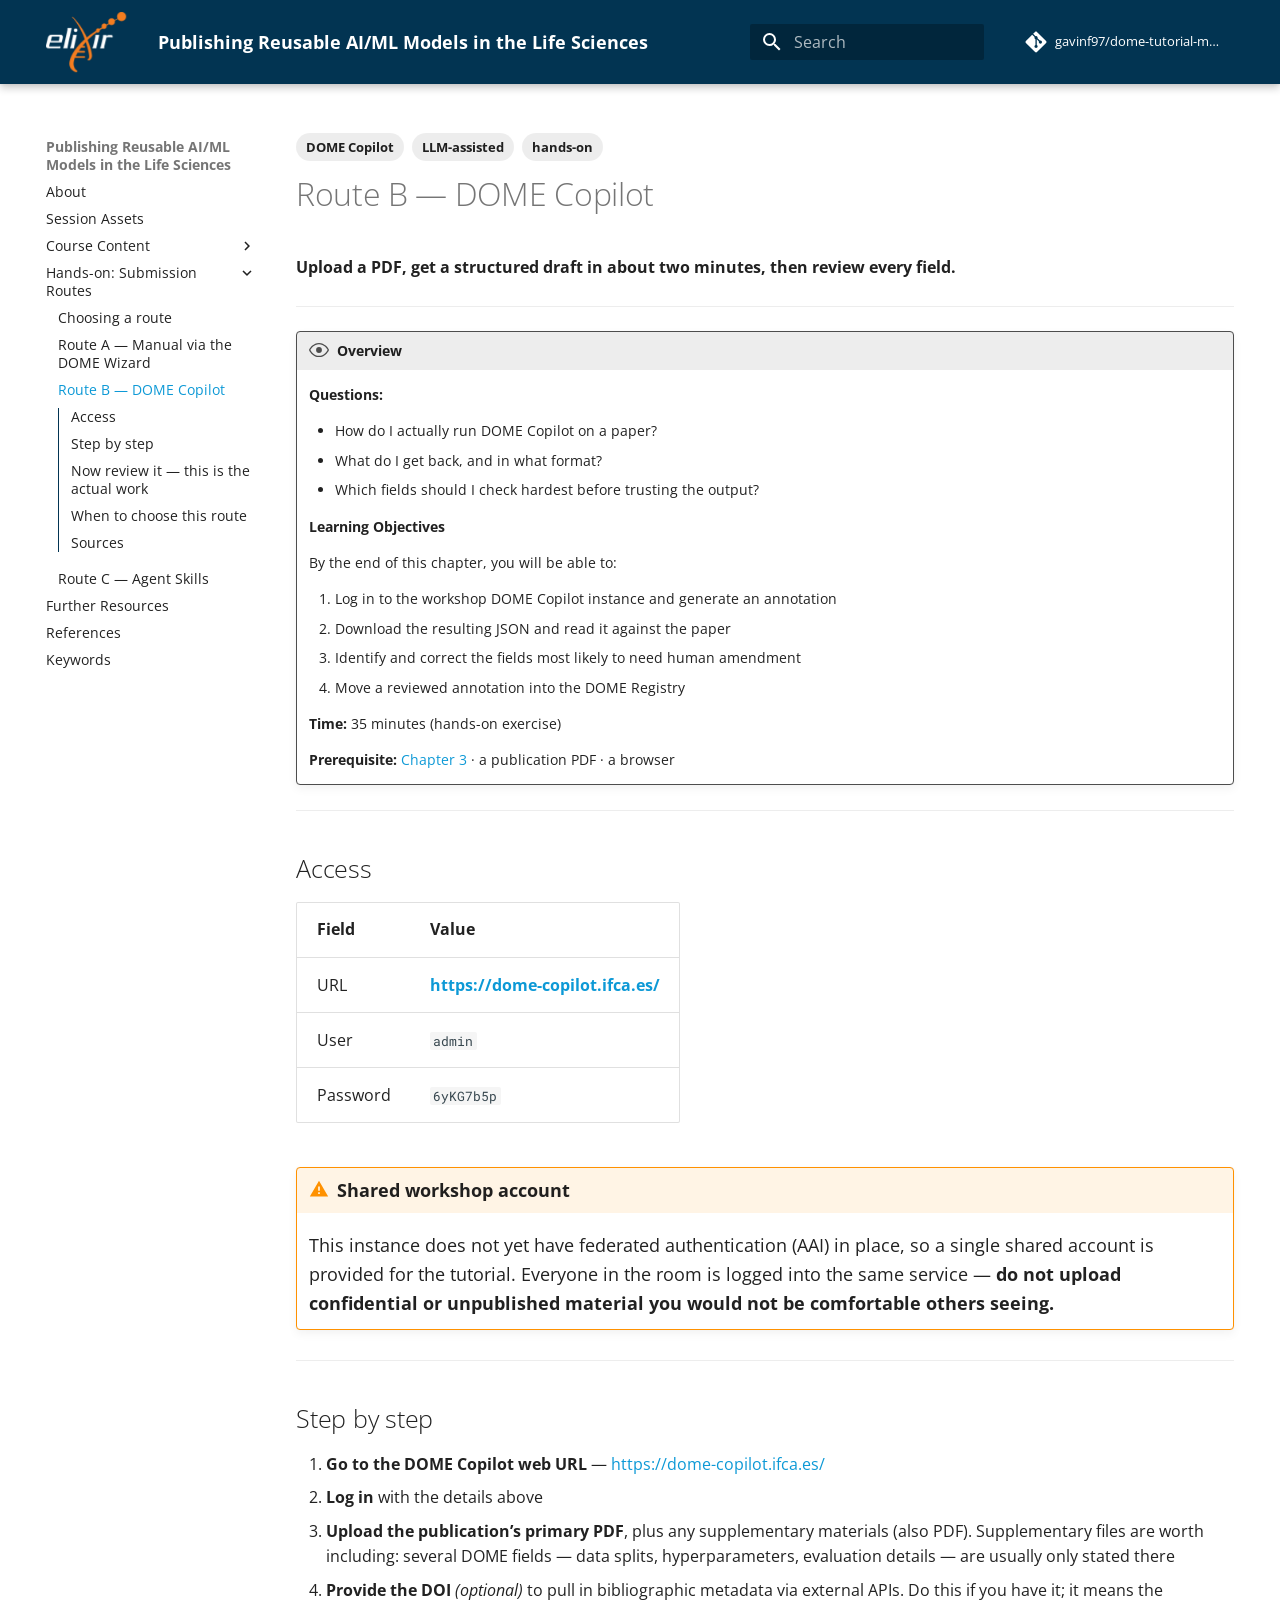
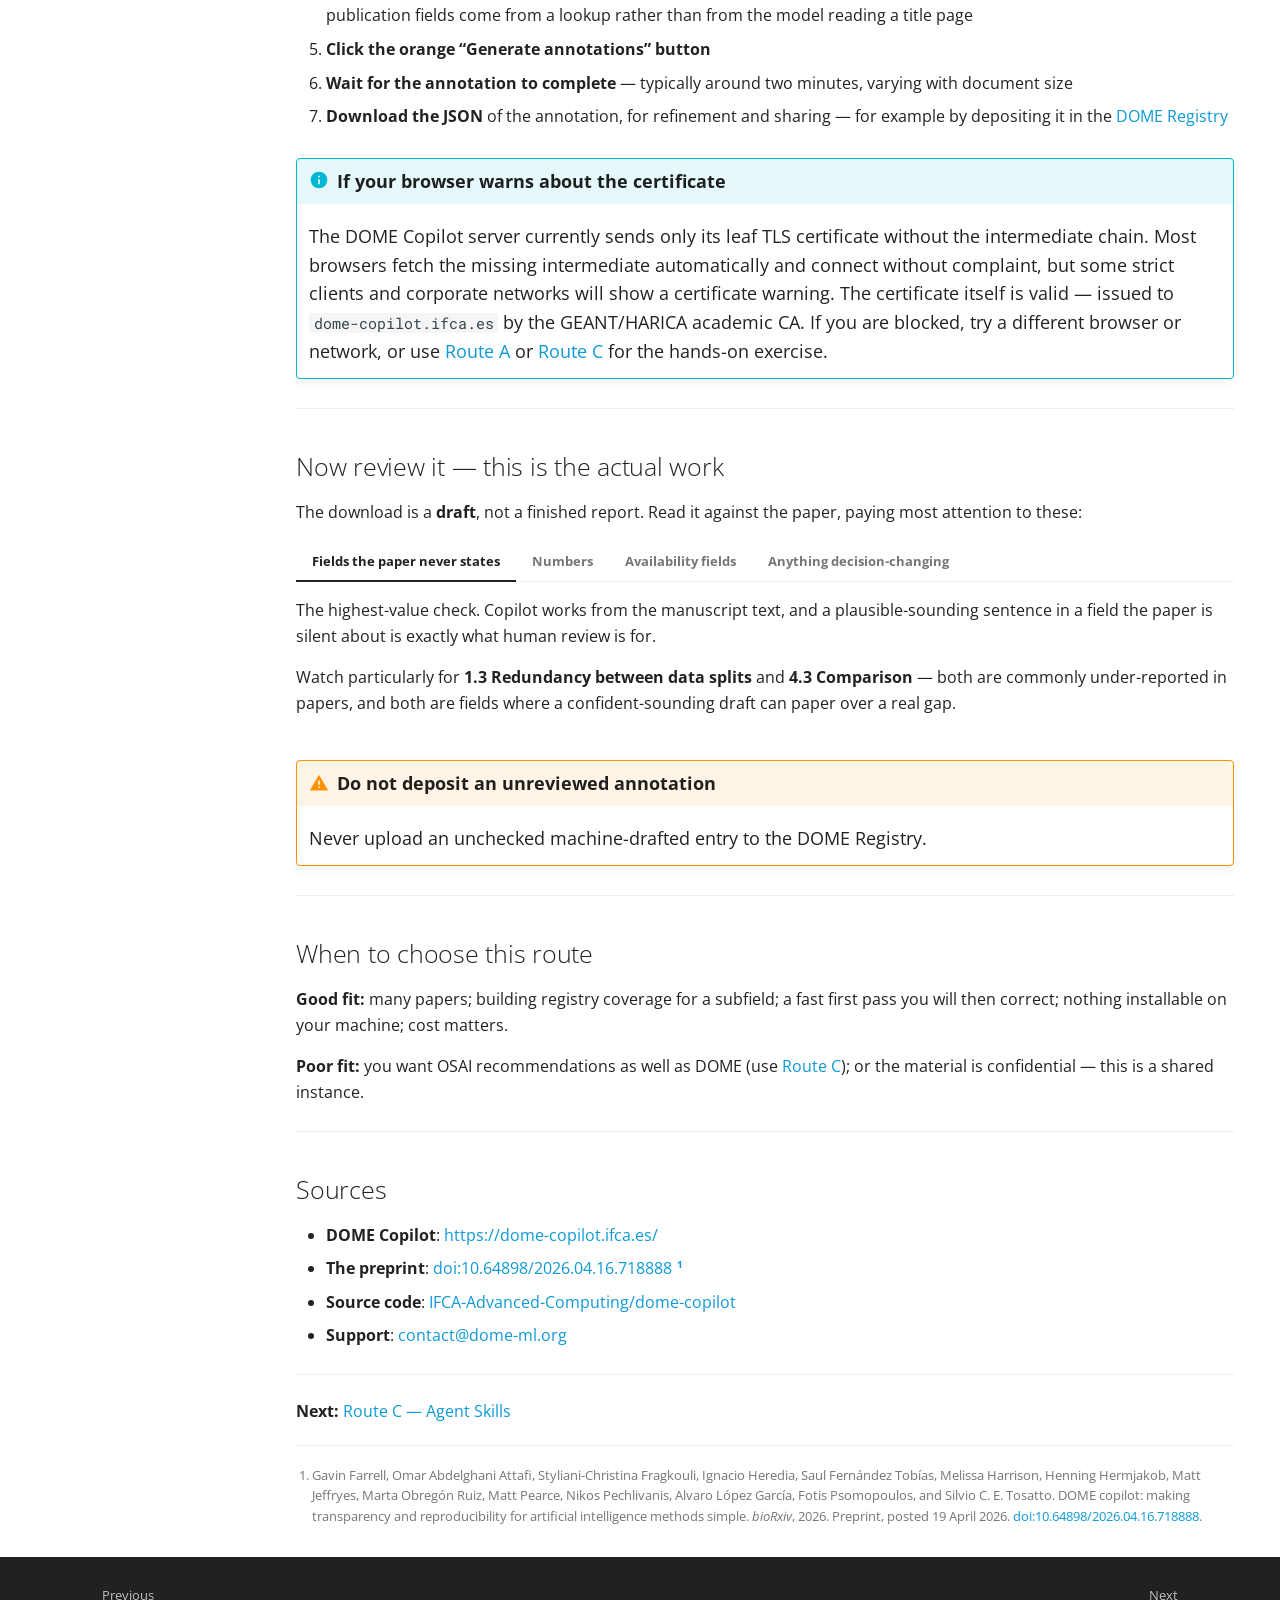
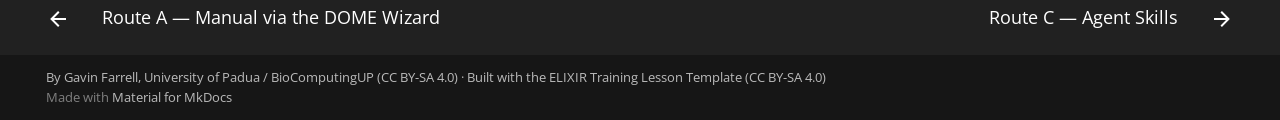
<file: chapters/chapter_07_route_copilot/index.html>
<!doctype html>
<html lang="en" class="no-js">
  <head>
    
      <meta charset="utf-8">
      <meta name="viewport" content="width=device-width,initial-scale=1">
      
        <meta name="description" content="MAQC 2026 technical tutorial P06 — using the DOME and OSAI frameworks to report, publish and reuse AI/ML methods transparently in the life sciences.
">
      
      
      
        <link rel="canonical" href="https://gavinf97.github.io/dome-tutorial-maqc-2026/chapters/chapter_07_route_copilot/">
      
      
        <link rel="prev" href="../chapter_06_route_manual/">
      
      
        <link rel="next" href="../chapter_08_route_agent/">
      
      
        
      
      
      <link rel="icon" href="../../assets/images/elixir_favicon.ico">
      <meta name="generator" content="mkdocs-1.6.1, mkdocs-material-9.7.7">
    
    
      
        <title>Route B — DOME Copilot - Publishing Reusable AI/ML Models in the Life Sciences</title>
      
    
    
      <link rel="stylesheet" href="../../assets/stylesheets/main.ec1eaa64.min.css">
      
      


    
    
      
    
    
      
        
        
        <link rel="preconnect" href="https://fonts.gstatic.com" crossorigin>
        <link rel="stylesheet" href="https://fonts.googleapis.com/css?family=Open+Sans:300,300i,400,400i,700,700i%7CRoboto+Mono:400,400i,700,700i&display=fallback">
        <style>:root{--md-text-font:"Open Sans";--md-code-font:"Roboto Mono"}</style>
      
    
    
      <link rel="stylesheet" href="../../stylesheets/extra.css">
    
      <link rel="stylesheet" href="../../stylesheets/neoteroi-mkdocs.css">
    
    <script>__md_scope=new URL("../..",location),__md_hash=e=>[...e].reduce(((e,_)=>(e<<5)-e+_.charCodeAt(0)),0),__md_get=(e,_=localStorage,t=__md_scope)=>JSON.parse(_.getItem(t.pathname+"."+e)),__md_set=(e,_,t=localStorage,a=__md_scope)=>{try{t.setItem(a.pathname+"."+e,JSON.stringify(_))}catch(e){}}</script>
    
      

    
    
  </head>
  
  
    <body dir="ltr">
  
    
    <input class="md-toggle" data-md-toggle="drawer" type="checkbox" id="__drawer" autocomplete="off">
    <input class="md-toggle" data-md-toggle="search" type="checkbox" id="__search" autocomplete="off">
    <label class="md-overlay" for="__drawer"></label>
    <div data-md-component="skip">
      
        
        <a href="#route-b-dome-copilot" class="md-skip">
          Skip to content
        </a>
      
    </div>
    <div data-md-component="announce">
      
    </div>
    
    
      

  

<header class="md-header md-header--shadow" data-md-component="header">
  <nav class="md-header__inner md-grid" aria-label="Header">
    <a href="../.." title="Publishing Reusable AI/ML Models in the Life Sciences" class="md-header__button md-logo" aria-label="Publishing Reusable AI/ML Models in the Life Sciences" data-md-component="logo">
      
  <img src="../../assets/images/white-orange-logo.png" alt="logo">

    </a>
    <label class="md-header__button md-icon" for="__drawer">
      
      <svg xmlns="http://www.w3.org/2000/svg" viewBox="0 0 24 24"><path d="M3 6h18v2H3zm0 5h18v2H3zm0 5h18v2H3z"/></svg>
    </label>
    <div class="md-header__title" data-md-component="header-title">
      <div class="md-header__ellipsis">
        <div class="md-header__topic">
          <span class="md-ellipsis">
            Publishing Reusable AI/ML Models in the Life Sciences
          </span>
        </div>
        <div class="md-header__topic" data-md-component="header-topic">
          <span class="md-ellipsis">
            
              Route B — DOME Copilot
            
          </span>
        </div>
      </div>
    </div>
    
    
      <script>var palette=__md_get("__palette");if(palette&&palette.color){if("(prefers-color-scheme)"===palette.color.media){var media=matchMedia("(prefers-color-scheme: light)"),input=document.querySelector(media.matches?"[data-md-color-media='(prefers-color-scheme: light)']":"[data-md-color-media='(prefers-color-scheme: dark)']");palette.color.media=input.getAttribute("data-md-color-media"),palette.color.scheme=input.getAttribute("data-md-color-scheme"),palette.color.primary=input.getAttribute("data-md-color-primary"),palette.color.accent=input.getAttribute("data-md-color-accent")}for(var[key,value]of Object.entries(palette.color))document.body.setAttribute("data-md-color-"+key,value)}</script>
    
    
    
      
      
        <label class="md-header__button md-icon" for="__search">
          
          <svg xmlns="http://www.w3.org/2000/svg" viewBox="0 0 24 24"><path d="M9.5 3A6.5 6.5 0 0 1 16 9.5c0 1.61-.59 3.09-1.56 4.23l.27.27h.79l5 5-1.5 1.5-5-5v-.79l-.27-.27A6.52 6.52 0 0 1 9.5 16 6.5 6.5 0 0 1 3 9.5 6.5 6.5 0 0 1 9.5 3m0 2C7 5 5 7 5 9.5S7 14 9.5 14 14 12 14 9.5 12 5 9.5 5"/></svg>
        </label>
        <div class="md-search" data-md-component="search" role="dialog">
  <label class="md-search__overlay" for="__search"></label>
  <div class="md-search__inner" role="search">
    <form class="md-search__form" name="search">
      <input type="text" class="md-search__input" name="query" aria-label="Search" placeholder="Search" autocapitalize="off" autocorrect="off" autocomplete="off" spellcheck="false" data-md-component="search-query" required>
      <label class="md-search__icon md-icon" for="__search">
        
        <svg xmlns="http://www.w3.org/2000/svg" viewBox="0 0 24 24"><path d="M9.5 3A6.5 6.5 0 0 1 16 9.5c0 1.61-.59 3.09-1.56 4.23l.27.27h.79l5 5-1.5 1.5-5-5v-.79l-.27-.27A6.52 6.52 0 0 1 9.5 16 6.5 6.5 0 0 1 3 9.5 6.5 6.5 0 0 1 9.5 3m0 2C7 5 5 7 5 9.5S7 14 9.5 14 14 12 14 9.5 12 5 9.5 5"/></svg>
        
        <svg xmlns="http://www.w3.org/2000/svg" viewBox="0 0 24 24"><path d="M20 11v2H8l5.5 5.5-1.42 1.42L4.16 12l7.92-7.92L13.5 5.5 8 11z"/></svg>
      </label>
      <nav class="md-search__options" aria-label="Search">
        
        <button type="reset" class="md-search__icon md-icon" title="Clear" aria-label="Clear" tabindex="-1">
          
          <svg xmlns="http://www.w3.org/2000/svg" viewBox="0 0 24 24"><path d="M19 6.41 17.59 5 12 10.59 6.41 5 5 6.41 10.59 12 5 17.59 6.41 19 12 13.41 17.59 19 19 17.59 13.41 12z"/></svg>
        </button>
      </nav>
      
    </form>
    <div class="md-search__output">
      <div class="md-search__scrollwrap" tabindex="0" data-md-scrollfix>
        <div class="md-search-result" data-md-component="search-result">
          <div class="md-search-result__meta">
            Initializing search
          </div>
          <ol class="md-search-result__list" role="presentation"></ol>
        </div>
      </div>
    </div>
  </div>
</div>
      
    
    
      <div class="md-header__source">
        <a href="https://github.com/gavinf97/dome-tutorial-maqc-2026" title="Go to repository" class="md-source" data-md-component="source">
  <div class="md-source__icon md-icon">
    
    <svg xmlns="http://www.w3.org/2000/svg" viewBox="0 0 448 512"><!--! Font Awesome Free 7.1.0 by @fontawesome - https://fontawesome.com License - https://fontawesome.com/license/free (Icons: CC BY 4.0, Fonts: SIL OFL 1.1, Code: MIT License) Copyright 2025 Fonticons, Inc.--><path d="M439.6 236.1 244 40.5c-5.4-5.5-12.8-8.5-20.4-8.5s-15 3-20.4 8.4L162.5 81l51.5 51.5c27.1-9.1 52.7 16.8 43.4 43.7l49.7 49.7c34.2-11.8 61.2 31 35.5 56.7-26.5 26.5-70.2-2.9-56-37.3L240.3 199v121.9c25.3 12.5 22.3 41.8 9.1 55-6.4 6.4-15.2 10.1-24.3 10.1s-17.8-3.6-24.3-10.1c-17.6-17.6-11.1-46.9 11.2-56v-123c-20.8-8.5-24.6-30.7-18.6-45L142.6 101 8.5 235.1C3 240.6 0 247.9 0 255.5s3 15 8.5 20.4l195.6 195.7c5.4 5.4 12.7 8.4 20.4 8.4s15-3 20.4-8.4l194.7-194.7c5.4-5.4 8.4-12.8 8.4-20.4s-3-15-8.4-20.4"/></svg>
  </div>
  <div class="md-source__repository">
    gavinf97/dome-tutorial-maqc-2026
  </div>
</a>
      </div>
    
  </nav>
  
</header>
    
    <div class="md-container" data-md-component="container">
      
      
        
          
        
      
      <main class="md-main" data-md-component="main">
        <div class="md-main__inner md-grid">
          
            
              
              <div class="md-sidebar md-sidebar--primary" data-md-component="sidebar" data-md-type="navigation" >
                <div class="md-sidebar__scrollwrap">
                  <div class="md-sidebar__inner">
                    



  

<nav class="md-nav md-nav--primary md-nav--integrated" aria-label="Navigation" data-md-level="0">
  <label class="md-nav__title" for="__drawer">
    <a href="../.." title="Publishing Reusable AI/ML Models in the Life Sciences" class="md-nav__button md-logo" aria-label="Publishing Reusable AI/ML Models in the Life Sciences" data-md-component="logo">
      
  <img src="../../assets/images/white-orange-logo.png" alt="logo">

    </a>
    Publishing Reusable AI/ML Models in the Life Sciences
  </label>
  
    <div class="md-nav__source">
      <a href="https://github.com/gavinf97/dome-tutorial-maqc-2026" title="Go to repository" class="md-source" data-md-component="source">
  <div class="md-source__icon md-icon">
    
    <svg xmlns="http://www.w3.org/2000/svg" viewBox="0 0 448 512"><!--! Font Awesome Free 7.1.0 by @fontawesome - https://fontawesome.com License - https://fontawesome.com/license/free (Icons: CC BY 4.0, Fonts: SIL OFL 1.1, Code: MIT License) Copyright 2025 Fonticons, Inc.--><path d="M439.6 236.1 244 40.5c-5.4-5.5-12.8-8.5-20.4-8.5s-15 3-20.4 8.4L162.5 81l51.5 51.5c27.1-9.1 52.7 16.8 43.4 43.7l49.7 49.7c34.2-11.8 61.2 31 35.5 56.7-26.5 26.5-70.2-2.9-56-37.3L240.3 199v121.9c25.3 12.5 22.3 41.8 9.1 55-6.4 6.4-15.2 10.1-24.3 10.1s-17.8-3.6-24.3-10.1c-17.6-17.6-11.1-46.9 11.2-56v-123c-20.8-8.5-24.6-30.7-18.6-45L142.6 101 8.5 235.1C3 240.6 0 247.9 0 255.5s3 15 8.5 20.4l195.6 195.7c5.4 5.4 12.7 8.4 20.4 8.4s15-3 20.4-8.4l194.7-194.7c5.4-5.4 8.4-12.8 8.4-20.4s-3-15-8.4-20.4"/></svg>
  </div>
  <div class="md-source__repository">
    gavinf97/dome-tutorial-maqc-2026
  </div>
</a>
    </div>
  
  <ul class="md-nav__list" data-md-scrollfix>
    
      
      
  
  
  
  
    <li class="md-nav__item">
      <a href="../.." class="md-nav__link">
        
  
  
  <span class="md-ellipsis">
    
  
    About
  

    
  </span>
  
  

      </a>
    </li>
  

    
      
      
  
  
  
  
    <li class="md-nav__item">
      <a href="../../assets/" class="md-nav__link">
        
  
  
  <span class="md-ellipsis">
    
  
    Session Assets
  

    
  </span>
  
  

      </a>
    </li>
  

    
      
      
  
  
  
  
    
    
    
    
    
    <li class="md-nav__item md-nav__item--nested">
      
        
        
        <input class="md-nav__toggle md-toggle " type="checkbox" id="__nav_3" >
        
          
          <label class="md-nav__link" for="__nav_3" id="__nav_3_label" tabindex="0">
            
  
  
  <span class="md-ellipsis">
    
  
    Course Content
  

    
  </span>
  
  

            <span class="md-nav__icon md-icon"></span>
          </label>
        
        <nav class="md-nav" data-md-level="1" aria-labelledby="__nav_3_label" aria-expanded="false">
          <label class="md-nav__title" for="__nav_3">
            <span class="md-nav__icon md-icon"></span>
            
  
    Course Content
  

          </label>
          <ul class="md-nav__list" data-md-scrollfix>
            
              
                
  
  
  
  
    <li class="md-nav__item">
      <a href="../chapter_01_dome/" class="md-nav__link">
        
  
  
  <span class="md-ellipsis">
    
  
    1. The DOME Recommendations
  

    
  </span>
  
  

      </a>
    </li>
  

              
            
              
                
  
  
  
  
    <li class="md-nav__item">
      <a href="../chapter_02_registry/" class="md-nav__link">
        
  
  
  <span class="md-ellipsis">
    
  
    2. The DOME Registry
  

    
  </span>
  
  

      </a>
    </li>
  

              
            
              
                
  
  
  
  
    <li class="md-nav__item">
      <a href="../chapter_03_copilot/" class="md-nav__link">
        
  
  
  <span class="md-ellipsis">
    
  
    3. DOME Copilot
  

    
  </span>
  
  

      </a>
    </li>
  

              
            
              
                
  
  
  
  
    <li class="md-nav__item">
      <a href="../chapter_04_osai/" class="md-nav__link">
        
  
  
  <span class="md-ellipsis">
    
  
    4. Open & Sustainable AI (OSAI)
  

    
  </span>
  
  

      </a>
    </li>
  

              
            
              
                
  
  
  
  
    <li class="md-nav__item">
      <a href="../chapter_05_agentic/" class="md-nav__link">
        
  
  
  <span class="md-ellipsis">
    
  
    5. Agentic AI Skills for DOME
  

    
  </span>
  
  

      </a>
    </li>
  

              
            
          </ul>
        </nav>
      
    </li>
  

    
      
      
  
  
    
  
  
  
    
    
    
    
    
    <li class="md-nav__item md-nav__item--active md-nav__item--nested">
      
        
        
        <input class="md-nav__toggle md-toggle " type="checkbox" id="__nav_4" checked>
        
          
          <label class="md-nav__link" for="__nav_4" id="__nav_4_label" tabindex="0">
            
  
  
  <span class="md-ellipsis">
    
  
    Hands-on: Submission Routes
  

    
  </span>
  
  

            <span class="md-nav__icon md-icon"></span>
          </label>
        
        <nav class="md-nav" data-md-level="1" aria-labelledby="__nav_4_label" aria-expanded="true">
          <label class="md-nav__title" for="__nav_4">
            <span class="md-nav__icon md-icon"></span>
            
  
    Hands-on: Submission Routes
  

          </label>
          <ul class="md-nav__list" data-md-scrollfix>
            
              
                
  
  
  
  
    <li class="md-nav__item">
      <a href="../../routes/" class="md-nav__link">
        
  
  
  <span class="md-ellipsis">
    
  
    Choosing a route
  

    
  </span>
  
  

      </a>
    </li>
  

              
            
              
                
  
  
  
  
    <li class="md-nav__item">
      <a href="../chapter_06_route_manual/" class="md-nav__link">
        
  
  
  <span class="md-ellipsis">
    
  
    Route A — Manual via the DOME Wizard
  

    
  </span>
  
  

      </a>
    </li>
  

              
            
              
                
  
  
    
  
  
  
    <li class="md-nav__item md-nav__item--active">
      
      <input class="md-nav__toggle md-toggle" type="checkbox" id="__toc">
      
      
        
      
      
        <label class="md-nav__link md-nav__link--active" for="__toc">
          
  
  
  <span class="md-ellipsis">
    
  
    Route B — DOME Copilot
  

    
  </span>
  
  

          <span class="md-nav__icon md-icon"></span>
        </label>
      
      <a href="./" class="md-nav__link md-nav__link--active">
        
  
  
  <span class="md-ellipsis">
    
  
    Route B — DOME Copilot
  

    
  </span>
  
  

      </a>
      
        

<nav class="md-nav md-nav--secondary" aria-label="Table of contents">
  
  
  
    
  
  
    <label class="md-nav__title" for="__toc">
      <span class="md-nav__icon md-icon"></span>
      Table of contents
    </label>
    <ul class="md-nav__list" data-md-component="toc" data-md-scrollfix>
      
        <li class="md-nav__item">
  <a href="#access" class="md-nav__link">
    <span class="md-ellipsis">
      
        Access
      
    </span>
  </a>
  
</li>
      
        <li class="md-nav__item">
  <a href="#step-by-step" class="md-nav__link">
    <span class="md-ellipsis">
      
        Step by step
      
    </span>
  </a>
  
</li>
      
        <li class="md-nav__item">
  <a href="#now-review-it-this-is-the-actual-work" class="md-nav__link">
    <span class="md-ellipsis">
      
        Now review it — this is the actual work
      
    </span>
  </a>
  
</li>
      
        <li class="md-nav__item">
  <a href="#when-to-choose-this-route" class="md-nav__link">
    <span class="md-ellipsis">
      
        When to choose this route
      
    </span>
  </a>
  
</li>
      
        <li class="md-nav__item">
  <a href="#sources" class="md-nav__link">
    <span class="md-ellipsis">
      
        Sources
      
    </span>
  </a>
  
</li>
      
    </ul>
  
</nav>
      
    </li>
  

              
            
              
                
  
  
  
  
    <li class="md-nav__item">
      <a href="../chapter_08_route_agent/" class="md-nav__link">
        
  
  
  <span class="md-ellipsis">
    
  
    Route C — Agent Skills
  

    
  </span>
  
  

      </a>
    </li>
  

              
            
          </ul>
        </nav>
      
    </li>
  

    
      
      
  
  
  
  
    <li class="md-nav__item">
      <a href="../../follow_up_training/" class="md-nav__link">
        
  
  
  <span class="md-ellipsis">
    
  
    Further Resources
  

    
  </span>
  
  

      </a>
    </li>
  

    
      
      
  
  
  
  
    <li class="md-nav__item">
      <a href="../references/" class="md-nav__link">
        
  
  
  <span class="md-ellipsis">
    
  
    References
  

    
  </span>
  
  

      </a>
    </li>
  

    
      
      
  
  
  
  
    <li class="md-nav__item">
      <a href="../../keywords/" class="md-nav__link">
        
  
  
  <span class="md-ellipsis">
    
  
    Keywords
  

    
  </span>
  
  

      </a>
    </li>
  

    
  </ul>
</nav>
                  </div>
                </div>
              </div>
            
            
          
          
            <div class="md-content" data-md-component="content">
              
              <article class="md-content__inner md-typeset">
                
                  

  <nav class="md-tags" >
    
      
      
      
      
        <a href="../../keywords/#tag:dome-copilot" class="md-tag">DOME Copilot</a>
      
    
      
      
      
      
        <a href="../../keywords/#tag:llm-assisted" class="md-tag">LLM-assisted</a>
      
    
      
      
      
      
        <a href="../../keywords/#tag:hands-on" class="md-tag">hands-on</a>
      
    
  </nav>


  
  


<div><h1 id="route-b-dome-copilot">Route B — DOME Copilot</h1>
<p><strong>Upload a PDF, get a structured draft in about two minutes, then review every field.</strong></p>
<hr>
<div class="admonition overview">
<p class="admonition-title">Overview</p>
<p><strong>Questions:</strong></p>
<ul>
<li>How do I actually run DOME Copilot on a paper?</li>
<li>What do I get back, and in what format?</li>
<li>Which fields should I check hardest before trusting the output?</li>
</ul>
<p><strong>Learning Objectives</strong></p>
<p>By the end of this chapter, you will be able to:</p>
<ol>
<li>Log in to the workshop DOME Copilot instance and generate an annotation</li>
<li>Download the resulting JSON and read it against the paper</li>
<li>Identify and correct the fields most likely to need human amendment</li>
<li>Move a reviewed annotation into the DOME Registry</li>
</ol>
<p><strong>Time:</strong> 35 minutes (hands-on exercise)</p>
<p><strong>Prerequisite:</strong> <a href="../chapter_03_copilot/">Chapter 3</a> · a publication PDF · a browser</p>
</div>
<hr>
<h2 id="access">Access</h2>
<table>
<thead>
<tr>
<th>Field</th>
<th>Value</th>
</tr>
</thead>
<tbody>
<tr>
<td>URL</td>
<td><strong><a href="https://dome-copilot.ifca.es/">https://dome-copilot.ifca.es/</a></strong></td>
</tr>
<tr>
<td>User</td>
<td><code>admin</code></td>
</tr>
<tr>
<td>Password</td>
<td><code>6yKG7b5p</code></td>
</tr>
</tbody>
</table>
<div class="admonition warning">
<p class="admonition-title">Shared workshop account</p>
<p>This instance does not yet have federated authentication (AAI) in place, so a
single shared account is provided for the tutorial. Everyone in the room is
logged into the same service — <strong>do not upload confidential or unpublished
material you would not be comfortable others seeing.</strong></p>
</div>
<hr>
<h2 id="step-by-step">Step by step</h2>
<ol>
<li><strong>Go to the DOME Copilot web URL</strong> — <a href="https://dome-copilot.ifca.es/">https://dome-copilot.ifca.es/</a></li>
<li><strong>Log in</strong> with the details above</li>
<li><strong>Upload the publication’s primary PDF</strong>, plus any supplementary materials
   (also PDF). Supplementary files are worth including: several DOME fields —
   data splits, hyperparameters, evaluation details — are usually only stated
   there</li>
<li><strong>Provide the DOI</strong> <em>(optional)</em> to pull in bibliographic metadata via
   external APIs. Do this if you have it; it means the publication fields come
   from a lookup rather than from the model reading a title page</li>
<li><strong>Click the orange “Generate annotations” button</strong></li>
<li><strong>Wait for the annotation to complete</strong> — typically around two minutes,
   varying with document size</li>
<li><strong>Download the JSON</strong> of the annotation, for refinement and sharing — for
   example by depositing it in the <a href="../chapter_02_registry/">DOME Registry</a></li>
</ol>
<div class="admonition info">
<p class="admonition-title">If your browser warns about the certificate</p>
<p>The DOME Copilot server currently sends only its leaf TLS certificate without
the intermediate chain. Most browsers fetch the missing intermediate
automatically and connect without complaint, but some strict clients and
corporate networks will show a certificate warning. The certificate itself is
valid — issued to <code>dome-copilot.ifca.es</code> by the GEANT/HARICA academic CA. If
you are blocked, try a different browser or network, or use
<a href="../chapter_06_route_manual/">Route A</a> or <a href="../chapter_08_route_agent/">Route C</a>
for the hands-on exercise.</p>
</div>
<hr>
<h2 id="now-review-it-this-is-the-actual-work">Now review it — this is the actual work</h2>
<p>The download is a <strong>draft</strong>, not a finished report. Read it against the paper,
paying most attention to these:</p>
<div class="tabbed-set tabbed-alternate" data-tabs="1:4"><input checked id="__tabbed_1_1" name="__tabbed_1" type="radio"><input id="__tabbed_1_2" name="__tabbed_1" type="radio"><input id="__tabbed_1_3" name="__tabbed_1" type="radio"><input id="__tabbed_1_4" name="__tabbed_1" type="radio"><div class="tabbed-labels"><label for="__tabbed_1_1">Fields the paper never states</label><label for="__tabbed_1_2">Numbers</label><label for="__tabbed_1_3">Availability fields</label><label for="__tabbed_1_4">Anything decision-changing</label></div>
<div class="tabbed-content">
<div class="tabbed-block">
<p>The highest-value check. Copilot works from the manuscript text, and a
plausible-sounding sentence in a field the paper is silent about is exactly
what human review is for.</p>
<p>Watch particularly for <strong>1.3 Redundancy between data splits</strong> and
<strong>4.3 Comparison</strong> — both are commonly under-reported in papers, and both are
fields where a confident-sounding draft can paper over a real gap.</p>
</div>
<div class="tabbed-block">
<p>Dataset sizes (N~pos~/N~neg~), parameter counts, feature counts, metric values.
Check each against the source. Numbers are cheap to verify and expensive to get
wrong.</p>
</div>
<div class="tabbed-block">
<p><strong>1.4</strong> (data), <strong>2.8</strong> (configuration), <strong>3.4</strong> (software), <strong>4.5</strong> (evaluation
files). Verify that each URL resolves and that the licence stated is the licence
actually there. A dead link is a DOME finding.</p>
</div>
<div class="tabbed-block">
<p>If a field would alter how a reader judges the method, read the paper’s own
words for it before accepting the draft.</p>
</div>
</div>
</div>
<div class="admonition warning">
<p class="admonition-title">Do not deposit an unreviewed annotation</p>
<p>Never upload an unchecked machine-drafted entry to the DOME Registry.</p>
</div>
<hr>
<h2 id="when-to-choose-this-route">When to choose this route</h2>
<p><strong>Good fit:</strong> many papers; building registry coverage for a subfield; a fast
first pass you will then correct; nothing installable on your machine; cost
matters.</p>
<p><strong>Poor fit:</strong> you want OSAI recommendations as well as DOME (use
<a href="../chapter_08_route_agent/">Route C</a>); or the material is confidential — this is
a shared instance.</p>
<hr>
<h2 id="sources">Sources</h2>
<ul>
<li><strong>DOME Copilot</strong>: <a href="https://dome-copilot.ifca.es/">https://dome-copilot.ifca.es/</a></li>
<li><strong>The preprint</strong>: <a href="https://doi.org/10.64898/2026.04.16.718888">doi:10.64898/2026.04.16.718888</a> <sup id="fnref:farrell2026copilot"><a class="footnote-ref" href="#fn:farrell2026copilot">1</a></sup></li>
<li><strong>Source code</strong>: <a href="https://github.com/IFCA-Advanced-Computing/dome-copilot">IFCA-Advanced-Computing/dome-copilot</a></li>
<li><strong>Support</strong>: <a href="mailto:contact@dome-ml.org">contact@dome-ml.org</a></li>
</ul>
<hr>
<p><strong>Next:</strong> <a href="../chapter_08_route_agent/">Route C — Agent Skills</a></p>
<div class="footnote">
<hr>
<ol>
<li id="fn:farrell2026copilot">
<p>Gavin Farrell, Omar Abdelghani Attafi, Styliani-Christina Fragkouli, Ignacio Heredia, Saul Fernández Tobías, Melissa Harrison, Henning Hermjakob, Matt Jeffryes, Marta Obregón Ruiz, Matt Pearce, Nikos Pechlivanis, Alvaro López García, Fotis Psomopoulos, and Silvio C. E. Tosatto. DOME copilot: making transparency and reproducibility for artificial intelligence methods simple. <em>bioRxiv</em>, 2026. Preprint, posted 19 April 2026. <a href="https://doi.org/10.64898/2026.04.16.718888">doi:10.64898/2026.04.16.718888</a>. <a class="footnote-backref" href="#fnref:farrell2026copilot" title="Jump back to footnote 1 in the text">↩</a></p>
</li>
</ol>
</div></div>







  
  






                
              </article>
            </div>
          
          
<script>var target=document.getElementById(location.hash.slice(1));target&&target.name&&(target.checked=target.name.startsWith("__tabbed_"))</script>
        </div>
        
          <button type="button" class="md-top md-icon" data-md-component="top" hidden>
  
  <svg xmlns="http://www.w3.org/2000/svg" viewBox="0 0 24 24"><path d="M13 20h-2V8l-5.5 5.5-1.42-1.42L12 4.16l7.92 7.92-1.42 1.42L13 8z"/></svg>
  Back to top
</button>
        
      </main>
      
        <footer class="md-footer">
  
    
      
      <nav class="md-footer__inner md-grid" aria-label="Footer" >
        
          
          <a href="../chapter_06_route_manual/" class="md-footer__link md-footer__link--prev" aria-label="Previous: Route A — Manual via the DOME Wizard">
            <div class="md-footer__button md-icon">
              
              <svg xmlns="http://www.w3.org/2000/svg" viewBox="0 0 24 24"><path d="M20 11v2H8l5.5 5.5-1.42 1.42L4.16 12l7.92-7.92L13.5 5.5 8 11z"/></svg>
            </div>
            <div class="md-footer__title">
              <span class="md-footer__direction">
                Previous
              </span>
              <div class="md-ellipsis">
                Route A — Manual via the DOME Wizard
              </div>
            </div>
          </a>
        
        
          
          <a href="../chapter_08_route_agent/" class="md-footer__link md-footer__link--next" aria-label="Next: Route C — Agent Skills">
            <div class="md-footer__title">
              <span class="md-footer__direction">
                Next
              </span>
              <div class="md-ellipsis">
                Route C — Agent Skills
              </div>
            </div>
            <div class="md-footer__button md-icon">
              
              <svg xmlns="http://www.w3.org/2000/svg" viewBox="0 0 24 24"><path d="M4 11v2h12l-5.5 5.5 1.42 1.42L19.84 12l-7.92-7.92L10.5 5.5 16 11z"/></svg>
            </div>
          </a>
        
      </nav>
    
  
  <div class="md-footer-meta md-typeset">
    <div class="md-footer-meta__inner md-grid">
      <div class="md-copyright">
  
    <div class="md-copyright__highlight">
      By Gavin Farrell, University of Padua / BioComputingUP (CC BY-SA 4.0) &middot; Built with the <a href="https://doi.org/10.5281/zenodo.7913092">ELIXIR Training Lesson Template</a> (CC BY-SA 4.0)

    </div>
  
  
    Made with
    <a href="https://squidfunk.github.io/mkdocs-material/" target="_blank" rel="noopener">
      Material for MkDocs
    </a>
  
</div>
      
    </div>
  </div>
</footer>
      
    </div>
    <div class="md-dialog" data-md-component="dialog">
      <div class="md-dialog__inner md-typeset"></div>
    </div>
    
    
    
      
      
      <script id="__config" type="application/json">{"annotate": null, "base": "../..", "features": ["navigation.top", "navigation.footer", "toc.integrate"], "search": "../../assets/javascripts/workers/search.2c215733.min.js", "tags": null, "translations": {"clipboard.copied": "Copied to clipboard", "clipboard.copy": "Copy to clipboard", "search.result.more.one": "1 more on this page", "search.result.more.other": "# more on this page", "search.result.none": "No matching documents", "search.result.one": "1 matching document", "search.result.other": "# matching documents", "search.result.placeholder": "Type to start searching", "search.result.term.missing": "Missing", "select.version": "Select version"}, "version": null}</script>
    
    
      <script src="../../assets/javascripts/bundle.d7400e89.min.js"></script>
      
    
  </body>
</html>
</file>
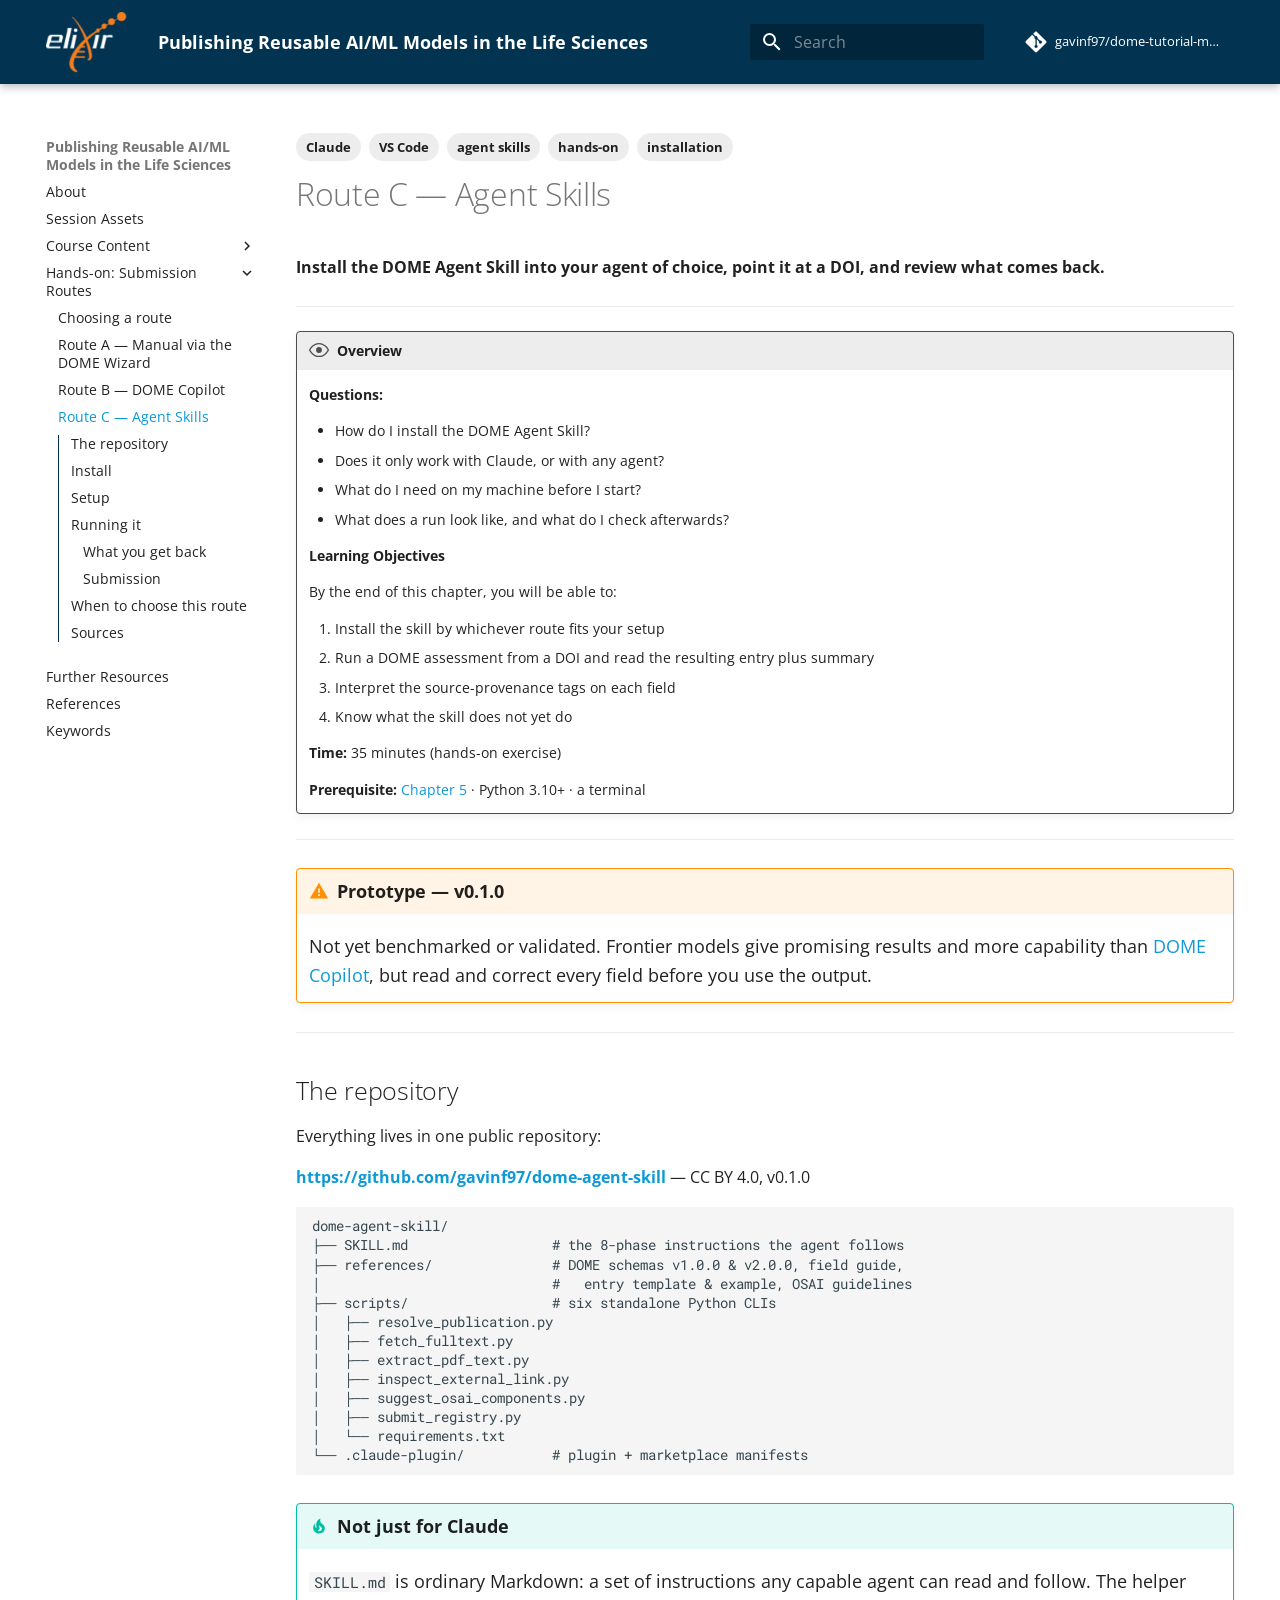
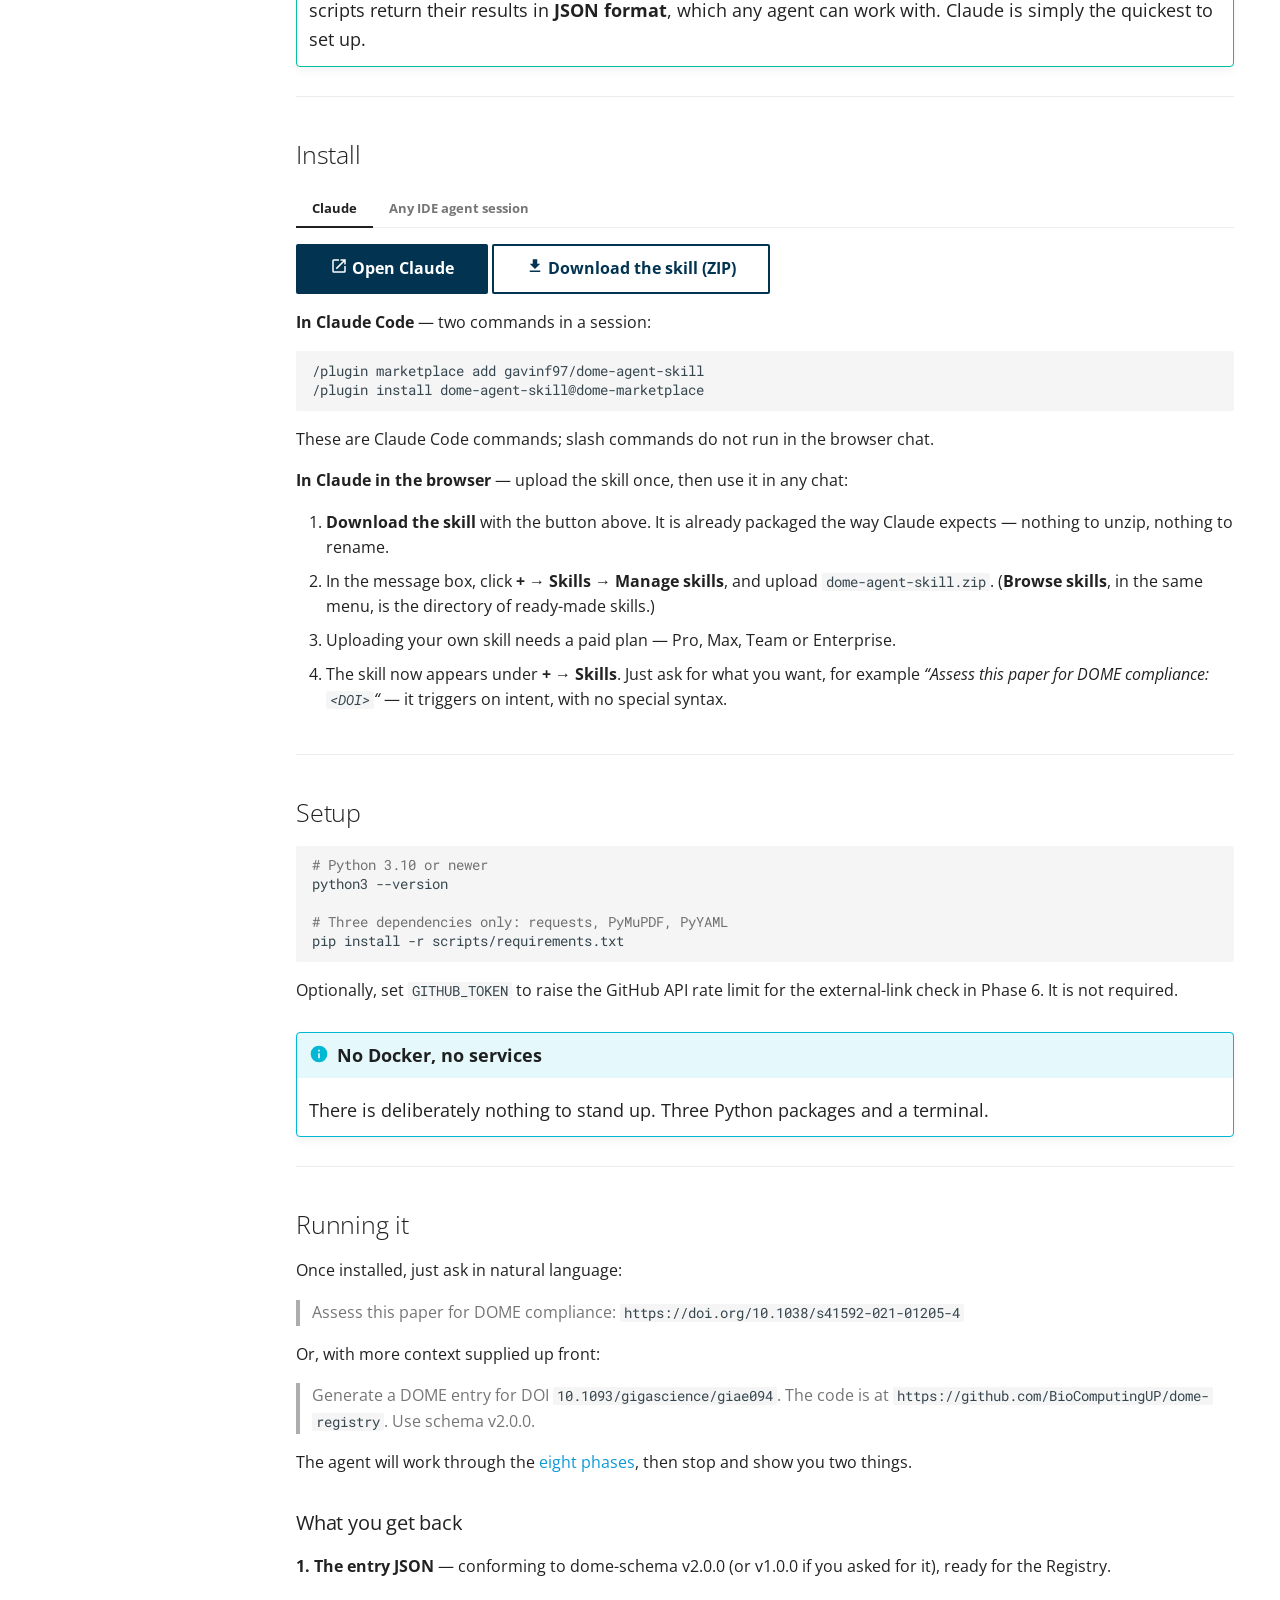
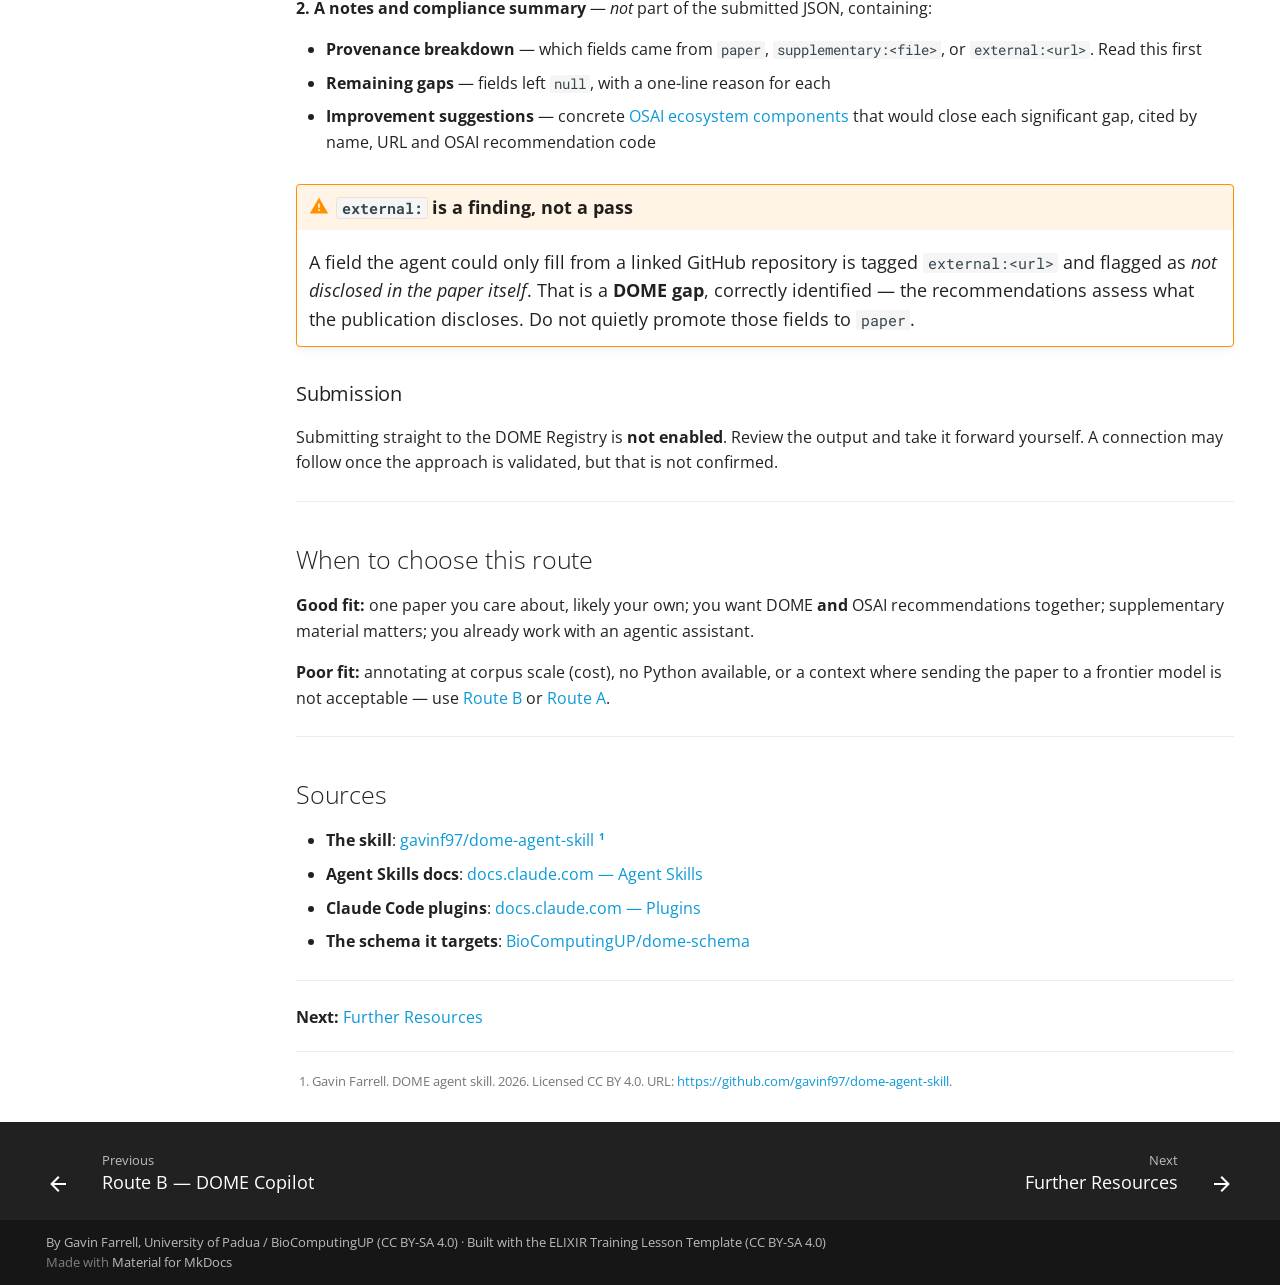
<file: chapters/chapter_08_route_agent/index.html>
<!doctype html>
<html lang="en" class="no-js">
  <head>
    
      <meta charset="utf-8">
      <meta name="viewport" content="width=device-width,initial-scale=1">
      
        <meta name="description" content="MAQC 2026 technical tutorial P06 — using the DOME and OSAI frameworks to report, publish and reuse AI/ML methods transparently in the life sciences.
">
      
      
      
        <link rel="canonical" href="https://gavinf97.github.io/dome-tutorial-maqc-2026/chapters/chapter_08_route_agent/">
      
      
        <link rel="prev" href="../chapter_07_route_copilot/">
      
      
        <link rel="next" href="../../follow_up_training/">
      
      
        
      
      
      <link rel="icon" href="../../assets/images/elixir_favicon.ico">
      <meta name="generator" content="mkdocs-1.6.1, mkdocs-material-9.7.7">
    
    
      
        <title>Route C — Agent Skills - Publishing Reusable AI/ML Models in the Life Sciences</title>
      
    
    
      <link rel="stylesheet" href="../../assets/stylesheets/main.ec1eaa64.min.css">
      
      


    
    
      
    
    
      
        
        
        <link rel="preconnect" href="https://fonts.gstatic.com" crossorigin>
        <link rel="stylesheet" href="https://fonts.googleapis.com/css?family=Open+Sans:300,300i,400,400i,700,700i%7CRoboto+Mono:400,400i,700,700i&display=fallback">
        <style>:root{--md-text-font:"Open Sans";--md-code-font:"Roboto Mono"}</style>
      
    
    
      <link rel="stylesheet" href="../../stylesheets/extra.css">
    
      <link rel="stylesheet" href="../../stylesheets/neoteroi-mkdocs.css">
    
    <script>__md_scope=new URL("../..",location),__md_hash=e=>[...e].reduce(((e,_)=>(e<<5)-e+_.charCodeAt(0)),0),__md_get=(e,_=localStorage,t=__md_scope)=>JSON.parse(_.getItem(t.pathname+"."+e)),__md_set=(e,_,t=localStorage,a=__md_scope)=>{try{t.setItem(a.pathname+"."+e,JSON.stringify(_))}catch(e){}}</script>
    
      

    
    
  </head>
  
  
    <body dir="ltr">
  
    
    <input class="md-toggle" data-md-toggle="drawer" type="checkbox" id="__drawer" autocomplete="off">
    <input class="md-toggle" data-md-toggle="search" type="checkbox" id="__search" autocomplete="off">
    <label class="md-overlay" for="__drawer"></label>
    <div data-md-component="skip">
      
        
        <a href="#route-c-agent-skills" class="md-skip">
          Skip to content
        </a>
      
    </div>
    <div data-md-component="announce">
      
    </div>
    
    
      

  

<header class="md-header md-header--shadow" data-md-component="header">
  <nav class="md-header__inner md-grid" aria-label="Header">
    <a href="../.." title="Publishing Reusable AI/ML Models in the Life Sciences" class="md-header__button md-logo" aria-label="Publishing Reusable AI/ML Models in the Life Sciences" data-md-component="logo">
      
  <img src="../../assets/images/white-orange-logo.png" alt="logo">

    </a>
    <label class="md-header__button md-icon" for="__drawer">
      
      <svg xmlns="http://www.w3.org/2000/svg" viewBox="0 0 24 24"><path d="M3 6h18v2H3zm0 5h18v2H3zm0 5h18v2H3z"/></svg>
    </label>
    <div class="md-header__title" data-md-component="header-title">
      <div class="md-header__ellipsis">
        <div class="md-header__topic">
          <span class="md-ellipsis">
            Publishing Reusable AI/ML Models in the Life Sciences
          </span>
        </div>
        <div class="md-header__topic" data-md-component="header-topic">
          <span class="md-ellipsis">
            
              Route C — Agent Skills
            
          </span>
        </div>
      </div>
    </div>
    
    
      <script>var palette=__md_get("__palette");if(palette&&palette.color){if("(prefers-color-scheme)"===palette.color.media){var media=matchMedia("(prefers-color-scheme: light)"),input=document.querySelector(media.matches?"[data-md-color-media='(prefers-color-scheme: light)']":"[data-md-color-media='(prefers-color-scheme: dark)']");palette.color.media=input.getAttribute("data-md-color-media"),palette.color.scheme=input.getAttribute("data-md-color-scheme"),palette.color.primary=input.getAttribute("data-md-color-primary"),palette.color.accent=input.getAttribute("data-md-color-accent")}for(var[key,value]of Object.entries(palette.color))document.body.setAttribute("data-md-color-"+key,value)}</script>
    
    
    
      
      
        <label class="md-header__button md-icon" for="__search">
          
          <svg xmlns="http://www.w3.org/2000/svg" viewBox="0 0 24 24"><path d="M9.5 3A6.5 6.5 0 0 1 16 9.5c0 1.61-.59 3.09-1.56 4.23l.27.27h.79l5 5-1.5 1.5-5-5v-.79l-.27-.27A6.52 6.52 0 0 1 9.5 16 6.5 6.5 0 0 1 3 9.5 6.5 6.5 0 0 1 9.5 3m0 2C7 5 5 7 5 9.5S7 14 9.5 14 14 12 14 9.5 12 5 9.5 5"/></svg>
        </label>
        <div class="md-search" data-md-component="search" role="dialog">
  <label class="md-search__overlay" for="__search"></label>
  <div class="md-search__inner" role="search">
    <form class="md-search__form" name="search">
      <input type="text" class="md-search__input" name="query" aria-label="Search" placeholder="Search" autocapitalize="off" autocorrect="off" autocomplete="off" spellcheck="false" data-md-component="search-query" required>
      <label class="md-search__icon md-icon" for="__search">
        
        <svg xmlns="http://www.w3.org/2000/svg" viewBox="0 0 24 24"><path d="M9.5 3A6.5 6.5 0 0 1 16 9.5c0 1.61-.59 3.09-1.56 4.23l.27.27h.79l5 5-1.5 1.5-5-5v-.79l-.27-.27A6.52 6.52 0 0 1 9.5 16 6.5 6.5 0 0 1 3 9.5 6.5 6.5 0 0 1 9.5 3m0 2C7 5 5 7 5 9.5S7 14 9.5 14 14 12 14 9.5 12 5 9.5 5"/></svg>
        
        <svg xmlns="http://www.w3.org/2000/svg" viewBox="0 0 24 24"><path d="M20 11v2H8l5.5 5.5-1.42 1.42L4.16 12l7.92-7.92L13.5 5.5 8 11z"/></svg>
      </label>
      <nav class="md-search__options" aria-label="Search">
        
        <button type="reset" class="md-search__icon md-icon" title="Clear" aria-label="Clear" tabindex="-1">
          
          <svg xmlns="http://www.w3.org/2000/svg" viewBox="0 0 24 24"><path d="M19 6.41 17.59 5 12 10.59 6.41 5 5 6.41 10.59 12 5 17.59 6.41 19 12 13.41 17.59 19 19 17.59 13.41 12z"/></svg>
        </button>
      </nav>
      
    </form>
    <div class="md-search__output">
      <div class="md-search__scrollwrap" tabindex="0" data-md-scrollfix>
        <div class="md-search-result" data-md-component="search-result">
          <div class="md-search-result__meta">
            Initializing search
          </div>
          <ol class="md-search-result__list" role="presentation"></ol>
        </div>
      </div>
    </div>
  </div>
</div>
      
    
    
      <div class="md-header__source">
        <a href="https://github.com/gavinf97/dome-tutorial-maqc-2026" title="Go to repository" class="md-source" data-md-component="source">
  <div class="md-source__icon md-icon">
    
    <svg xmlns="http://www.w3.org/2000/svg" viewBox="0 0 448 512"><!--! Font Awesome Free 7.1.0 by @fontawesome - https://fontawesome.com License - https://fontawesome.com/license/free (Icons: CC BY 4.0, Fonts: SIL OFL 1.1, Code: MIT License) Copyright 2025 Fonticons, Inc.--><path d="M439.6 236.1 244 40.5c-5.4-5.5-12.8-8.5-20.4-8.5s-15 3-20.4 8.4L162.5 81l51.5 51.5c27.1-9.1 52.7 16.8 43.4 43.7l49.7 49.7c34.2-11.8 61.2 31 35.5 56.7-26.5 26.5-70.2-2.9-56-37.3L240.3 199v121.9c25.3 12.5 22.3 41.8 9.1 55-6.4 6.4-15.2 10.1-24.3 10.1s-17.8-3.6-24.3-10.1c-17.6-17.6-11.1-46.9 11.2-56v-123c-20.8-8.5-24.6-30.7-18.6-45L142.6 101 8.5 235.1C3 240.6 0 247.9 0 255.5s3 15 8.5 20.4l195.6 195.7c5.4 5.4 12.7 8.4 20.4 8.4s15-3 20.4-8.4l194.7-194.7c5.4-5.4 8.4-12.8 8.4-20.4s-3-15-8.4-20.4"/></svg>
  </div>
  <div class="md-source__repository">
    gavinf97/dome-tutorial-maqc-2026
  </div>
</a>
      </div>
    
  </nav>
  
</header>
    
    <div class="md-container" data-md-component="container">
      
      
        
          
        
      
      <main class="md-main" data-md-component="main">
        <div class="md-main__inner md-grid">
          
            
              
              <div class="md-sidebar md-sidebar--primary" data-md-component="sidebar" data-md-type="navigation" >
                <div class="md-sidebar__scrollwrap">
                  <div class="md-sidebar__inner">
                    



  

<nav class="md-nav md-nav--primary md-nav--integrated" aria-label="Navigation" data-md-level="0">
  <label class="md-nav__title" for="__drawer">
    <a href="../.." title="Publishing Reusable AI/ML Models in the Life Sciences" class="md-nav__button md-logo" aria-label="Publishing Reusable AI/ML Models in the Life Sciences" data-md-component="logo">
      
  <img src="../../assets/images/white-orange-logo.png" alt="logo">

    </a>
    Publishing Reusable AI/ML Models in the Life Sciences
  </label>
  
    <div class="md-nav__source">
      <a href="https://github.com/gavinf97/dome-tutorial-maqc-2026" title="Go to repository" class="md-source" data-md-component="source">
  <div class="md-source__icon md-icon">
    
    <svg xmlns="http://www.w3.org/2000/svg" viewBox="0 0 448 512"><!--! Font Awesome Free 7.1.0 by @fontawesome - https://fontawesome.com License - https://fontawesome.com/license/free (Icons: CC BY 4.0, Fonts: SIL OFL 1.1, Code: MIT License) Copyright 2025 Fonticons, Inc.--><path d="M439.6 236.1 244 40.5c-5.4-5.5-12.8-8.5-20.4-8.5s-15 3-20.4 8.4L162.5 81l51.5 51.5c27.1-9.1 52.7 16.8 43.4 43.7l49.7 49.7c34.2-11.8 61.2 31 35.5 56.7-26.5 26.5-70.2-2.9-56-37.3L240.3 199v121.9c25.3 12.5 22.3 41.8 9.1 55-6.4 6.4-15.2 10.1-24.3 10.1s-17.8-3.6-24.3-10.1c-17.6-17.6-11.1-46.9 11.2-56v-123c-20.8-8.5-24.6-30.7-18.6-45L142.6 101 8.5 235.1C3 240.6 0 247.9 0 255.5s3 15 8.5 20.4l195.6 195.7c5.4 5.4 12.7 8.4 20.4 8.4s15-3 20.4-8.4l194.7-194.7c5.4-5.4 8.4-12.8 8.4-20.4s-3-15-8.4-20.4"/></svg>
  </div>
  <div class="md-source__repository">
    gavinf97/dome-tutorial-maqc-2026
  </div>
</a>
    </div>
  
  <ul class="md-nav__list" data-md-scrollfix>
    
      
      
  
  
  
  
    <li class="md-nav__item">
      <a href="../.." class="md-nav__link">
        
  
  
  <span class="md-ellipsis">
    
  
    About
  

    
  </span>
  
  

      </a>
    </li>
  

    
      
      
  
  
  
  
    <li class="md-nav__item">
      <a href="../../assets/" class="md-nav__link">
        
  
  
  <span class="md-ellipsis">
    
  
    Session Assets
  

    
  </span>
  
  

      </a>
    </li>
  

    
      
      
  
  
  
  
    
    
    
    
    
    <li class="md-nav__item md-nav__item--nested">
      
        
        
        <input class="md-nav__toggle md-toggle " type="checkbox" id="__nav_3" >
        
          
          <label class="md-nav__link" for="__nav_3" id="__nav_3_label" tabindex="0">
            
  
  
  <span class="md-ellipsis">
    
  
    Course Content
  

    
  </span>
  
  

            <span class="md-nav__icon md-icon"></span>
          </label>
        
        <nav class="md-nav" data-md-level="1" aria-labelledby="__nav_3_label" aria-expanded="false">
          <label class="md-nav__title" for="__nav_3">
            <span class="md-nav__icon md-icon"></span>
            
  
    Course Content
  

          </label>
          <ul class="md-nav__list" data-md-scrollfix>
            
              
                
  
  
  
  
    <li class="md-nav__item">
      <a href="../chapter_01_dome/" class="md-nav__link">
        
  
  
  <span class="md-ellipsis">
    
  
    1. The DOME Recommendations
  

    
  </span>
  
  

      </a>
    </li>
  

              
            
              
                
  
  
  
  
    <li class="md-nav__item">
      <a href="../chapter_02_registry/" class="md-nav__link">
        
  
  
  <span class="md-ellipsis">
    
  
    2. The DOME Registry
  

    
  </span>
  
  

      </a>
    </li>
  

              
            
              
                
  
  
  
  
    <li class="md-nav__item">
      <a href="../chapter_03_copilot/" class="md-nav__link">
        
  
  
  <span class="md-ellipsis">
    
  
    3. DOME Copilot
  

    
  </span>
  
  

      </a>
    </li>
  

              
            
              
                
  
  
  
  
    <li class="md-nav__item">
      <a href="../chapter_04_osai/" class="md-nav__link">
        
  
  
  <span class="md-ellipsis">
    
  
    4. Open & Sustainable AI (OSAI)
  

    
  </span>
  
  

      </a>
    </li>
  

              
            
              
                
  
  
  
  
    <li class="md-nav__item">
      <a href="../chapter_05_agentic/" class="md-nav__link">
        
  
  
  <span class="md-ellipsis">
    
  
    5. Agentic AI Skills for DOME
  

    
  </span>
  
  

      </a>
    </li>
  

              
            
          </ul>
        </nav>
      
    </li>
  

    
      
      
  
  
    
  
  
  
    
    
    
    
    
    <li class="md-nav__item md-nav__item--active md-nav__item--nested">
      
        
        
        <input class="md-nav__toggle md-toggle " type="checkbox" id="__nav_4" checked>
        
          
          <label class="md-nav__link" for="__nav_4" id="__nav_4_label" tabindex="0">
            
  
  
  <span class="md-ellipsis">
    
  
    Hands-on: Submission Routes
  

    
  </span>
  
  

            <span class="md-nav__icon md-icon"></span>
          </label>
        
        <nav class="md-nav" data-md-level="1" aria-labelledby="__nav_4_label" aria-expanded="true">
          <label class="md-nav__title" for="__nav_4">
            <span class="md-nav__icon md-icon"></span>
            
  
    Hands-on: Submission Routes
  

          </label>
          <ul class="md-nav__list" data-md-scrollfix>
            
              
                
  
  
  
  
    <li class="md-nav__item">
      <a href="../../routes/" class="md-nav__link">
        
  
  
  <span class="md-ellipsis">
    
  
    Choosing a route
  

    
  </span>
  
  

      </a>
    </li>
  

              
            
              
                
  
  
  
  
    <li class="md-nav__item">
      <a href="../chapter_06_route_manual/" class="md-nav__link">
        
  
  
  <span class="md-ellipsis">
    
  
    Route A — Manual via the DOME Wizard
  

    
  </span>
  
  

      </a>
    </li>
  

              
            
              
                
  
  
  
  
    <li class="md-nav__item">
      <a href="../chapter_07_route_copilot/" class="md-nav__link">
        
  
  
  <span class="md-ellipsis">
    
  
    Route B — DOME Copilot
  

    
  </span>
  
  

      </a>
    </li>
  

              
            
              
                
  
  
    
  
  
  
    <li class="md-nav__item md-nav__item--active">
      
      <input class="md-nav__toggle md-toggle" type="checkbox" id="__toc">
      
      
        
      
      
        <label class="md-nav__link md-nav__link--active" for="__toc">
          
  
  
  <span class="md-ellipsis">
    
  
    Route C — Agent Skills
  

    
  </span>
  
  

          <span class="md-nav__icon md-icon"></span>
        </label>
      
      <a href="./" class="md-nav__link md-nav__link--active">
        
  
  
  <span class="md-ellipsis">
    
  
    Route C — Agent Skills
  

    
  </span>
  
  

      </a>
      
        

<nav class="md-nav md-nav--secondary" aria-label="Table of contents">
  
  
  
    
  
  
    <label class="md-nav__title" for="__toc">
      <span class="md-nav__icon md-icon"></span>
      Table of contents
    </label>
    <ul class="md-nav__list" data-md-component="toc" data-md-scrollfix>
      
        <li class="md-nav__item">
  <a href="#the-repository" class="md-nav__link">
    <span class="md-ellipsis">
      
        The repository
      
    </span>
  </a>
  
</li>
      
        <li class="md-nav__item">
  <a href="#install" class="md-nav__link">
    <span class="md-ellipsis">
      
        Install
      
    </span>
  </a>
  
</li>
      
        <li class="md-nav__item">
  <a href="#setup" class="md-nav__link">
    <span class="md-ellipsis">
      
        Setup
      
    </span>
  </a>
  
</li>
      
        <li class="md-nav__item">
  <a href="#running-it" class="md-nav__link">
    <span class="md-ellipsis">
      
        Running it
      
    </span>
  </a>
  
    <nav class="md-nav" aria-label="Running it">
      <ul class="md-nav__list">
        
          <li class="md-nav__item">
  <a href="#what-you-get-back" class="md-nav__link">
    <span class="md-ellipsis">
      
        What you get back
      
    </span>
  </a>
  
</li>
        
          <li class="md-nav__item">
  <a href="#submission" class="md-nav__link">
    <span class="md-ellipsis">
      
        Submission
      
    </span>
  </a>
  
</li>
        
      </ul>
    </nav>
  
</li>
      
        <li class="md-nav__item">
  <a href="#when-to-choose-this-route" class="md-nav__link">
    <span class="md-ellipsis">
      
        When to choose this route
      
    </span>
  </a>
  
</li>
      
        <li class="md-nav__item">
  <a href="#sources" class="md-nav__link">
    <span class="md-ellipsis">
      
        Sources
      
    </span>
  </a>
  
</li>
      
    </ul>
  
</nav>
      
    </li>
  

              
            
          </ul>
        </nav>
      
    </li>
  

    
      
      
  
  
  
  
    <li class="md-nav__item">
      <a href="../../follow_up_training/" class="md-nav__link">
        
  
  
  <span class="md-ellipsis">
    
  
    Further Resources
  

    
  </span>
  
  

      </a>
    </li>
  

    
      
      
  
  
  
  
    <li class="md-nav__item">
      <a href="../references/" class="md-nav__link">
        
  
  
  <span class="md-ellipsis">
    
  
    References
  

    
  </span>
  
  

      </a>
    </li>
  

    
      
      
  
  
  
  
    <li class="md-nav__item">
      <a href="../../keywords/" class="md-nav__link">
        
  
  
  <span class="md-ellipsis">
    
  
    Keywords
  

    
  </span>
  
  

      </a>
    </li>
  

    
  </ul>
</nav>
                  </div>
                </div>
              </div>
            
            
          
          
            <div class="md-content" data-md-component="content">
              
              <article class="md-content__inner md-typeset">
                
                  

  <nav class="md-tags" >
    
      
      
      
      
        <a href="../../keywords/#tag:claude" class="md-tag">Claude</a>
      
    
      
      
      
      
        <a href="../../keywords/#tag:vs-code" class="md-tag">VS Code</a>
      
    
      
      
      
      
        <a href="../../keywords/#tag:agent-skills" class="md-tag">agent skills</a>
      
    
      
      
      
      
        <a href="../../keywords/#tag:hands-on" class="md-tag">hands-on</a>
      
    
      
      
      
      
        <a href="../../keywords/#tag:installation" class="md-tag">installation</a>
      
    
  </nav>


  
  


<div><h1 id="route-c-agent-skills">Route C — Agent Skills</h1>
<p><strong>Install the DOME Agent Skill into your agent of choice, point it at a DOI, and review what comes back.</strong></p>
<hr>
<div class="admonition overview">
<p class="admonition-title">Overview</p>
<p><strong>Questions:</strong></p>
<ul>
<li>How do I install the DOME Agent Skill?</li>
<li>Does it only work with Claude, or with any agent?</li>
<li>What do I need on my machine before I start?</li>
<li>What does a run look like, and what do I check afterwards?</li>
</ul>
<p><strong>Learning Objectives</strong></p>
<p>By the end of this chapter, you will be able to:</p>
<ol>
<li>Install the skill by whichever route fits your setup</li>
<li>Run a DOME assessment from a DOI and read the resulting entry plus summary</li>
<li>Interpret the source-provenance tags on each field</li>
<li>Know what the skill does not yet do</li>
</ol>
<p><strong>Time:</strong> 35 minutes (hands-on exercise)</p>
<p><strong>Prerequisite:</strong> <a href="../chapter_05_agentic/">Chapter 5</a> · Python 3.10+ · a terminal</p>
</div>
<hr>
<div class="admonition warning">
<p class="admonition-title">Prototype — v0.1.0</p>
<p>Not yet benchmarked or validated. Frontier models give promising results and
more capability than <a href="../chapter_03_copilot/">DOME Copilot</a>, but read and
correct every field before you use the output.</p>
</div>
<hr>
<h2 id="the-repository">The repository</h2>
<p>Everything lives in one public repository:</p>
<p><strong><a href="https://github.com/gavinf97/dome-agent-skill">https://github.com/gavinf97/dome-agent-skill</a></strong> — CC BY 4.0, v0.1.0</p>
<div class="highlight"><pre><span></span><code>dome-agent-skill/
├── SKILL.md                  # the 8-phase instructions the agent follows
├── references/               # DOME schemas v1.0.0 &amp; v2.0.0, field guide,
│                             #   entry template &amp; example, OSAI guidelines
├── scripts/                  # six standalone Python CLIs
│   ├── resolve_publication.py
│   ├── fetch_fulltext.py
│   ├── extract_pdf_text.py
│   ├── inspect_external_link.py
│   ├── suggest_osai_components.py
│   ├── submit_registry.py
│   └── requirements.txt
└── .claude-plugin/           # plugin + marketplace manifests
</code></pre></div>
<div class="admonition tip">
<p class="admonition-title">Not just for Claude</p>
<p><code>SKILL.md</code> is ordinary Markdown: a set of instructions any capable agent can
read and follow. The helper scripts return their results in <strong>JSON format</strong>,
which any agent can work with. Claude is simply the quickest to set up.</p>
</div>
<hr>
<h2 id="install">Install</h2>
<div class="tabbed-set tabbed-alternate" data-tabs="1:2"><input checked id="__tabbed_1_1" name="__tabbed_1" type="radio"><input id="__tabbed_1_2" name="__tabbed_1" type="radio"><div class="tabbed-labels"><label for="__tabbed_1_1">Claude</label><label for="__tabbed_1_2">Any IDE agent session</label></div>
<div class="tabbed-content">
<div class="tabbed-block">
<p><a class="md-button md-button--primary" href="https://claude.ai/"><span class="twemoji"><svg xmlns="http://www.w3.org/2000/svg" viewbox="0 0 24 24"><path d="M14 3v2h3.59l-9.83 9.83 1.41 1.41L19 6.41V10h2V3m-2 16H5V5h7V3H5a2 2 0 0 0-2 2v14a2 2 0 0 0 2 2h14a2 2 0 0 0 2-2v-7h-2z"></path></svg></span> Open Claude</a>
<a class="md-button" href="https://drive.google.com/uc?export=download&amp;id=1gjty4sXAmGvopaLaw4MnRm0UNneMc8Ee"><span class="twemoji"><svg xmlns="http://www.w3.org/2000/svg" viewbox="0 0 24 24"><path d="M5 20h14v-2H5m14-9h-4V3H9v6H5l7 7z"></path></svg></span> Download the skill (ZIP)</a></p>
<p><strong>In Claude Code</strong> — two commands in a session:</p>
<div class="highlight"><pre><span></span><code>/plugin marketplace add gavinf97/dome-agent-skill
/plugin install dome-agent-skill@dome-marketplace
</code></pre></div>
<p>These are Claude Code commands; slash commands do not run in the browser chat.</p>
<p><strong>In Claude in the browser</strong> — upload the skill once, then use it in any chat:</p>
<ol>
<li><strong>Download the skill</strong> with the button above. It is already packaged the
   way Claude expects — nothing to unzip, nothing to rename.</li>
<li>In the message box, click <strong>+</strong> → <strong>Skills</strong> → <strong>Manage skills</strong>, and
   upload <code>dome-agent-skill.zip</code>. (<strong>Browse skills</strong>, in the same menu, is the
   directory of ready-made skills.)</li>
<li>Uploading your own skill needs a paid plan — Pro, Max, Team or Enterprise.</li>
<li>The skill now appears under <strong>+ → Skills</strong>. Just ask for what you want,
   for example <em>“Assess this paper for DOME compliance: <code>&lt;DOI&gt;</code>“</em> — it
   triggers on intent, with no special syntax.</li>
</ol>
</div>
<div class="tabbed-block">
<p>An <strong>IDE</strong> (integrated development environment) is the editor you write code
in, such as VS Code. The agent built into it — GitHub Copilot, Gemini Code
Assist, ChatGPT/Codex — can run this too.</p>
<div class="highlight"><pre><span></span><code>git<span class="w"> </span>clone<span class="w"> </span>https://github.com/gavinf97/dome-agent-skill.git
<span class="nb">cd</span><span class="w"> </span>dome-agent-skill
pip<span class="w"> </span>install<span class="w"> </span>-r<span class="w"> </span>scripts/requirements.txt
</code></pre></div>
<p>Then point the agent at the instructions:</p>
<blockquote>
<p>Follow <code>SKILL.md</code> in this repository to assess the paper at
<code>&lt;DOI or URL&gt;</code> against the DOME recommendations. Use the scripts in
<code>scripts/</code> for the lookups and file handling. Show me the entry and the
notes summary.</p>
</blockquote>
<p>The agent needs two abilities: <strong>read files</strong> and <strong>run commands</strong>. That is all.</p>
</div>
</div>
</div>
<hr>
<h2 id="setup">Setup</h2>
<div class="highlight"><pre><span></span><code><span class="c1"># Python 3.10 or newer</span>
python3<span class="w"> </span>--version

<span class="c1"># Three dependencies only: requests, PyMuPDF, PyYAML</span>
pip<span class="w"> </span>install<span class="w"> </span>-r<span class="w"> </span>scripts/requirements.txt
</code></pre></div>
<p>Optionally, set <code>GITHUB_TOKEN</code> to raise the GitHub API rate limit for the
external-link check in Phase 6. It is not required.</p>
<div class="admonition info">
<p class="admonition-title">No Docker, no services</p>
<p>There is deliberately nothing to stand up. Three Python packages and a terminal.</p>
</div>
<hr>
<h2 id="running-it">Running it</h2>
<p>Once installed, just ask in natural language:</p>
<blockquote>
<p>Assess this paper for DOME compliance: <code>https://doi.org/10.1038/s41592-021-01205-4</code></p>
</blockquote>
<p>Or, with more context supplied up front:</p>
<blockquote>
<p>Generate a DOME entry for DOI <code>10.1093/gigascience/giae094</code>. The code is at
<code>https://github.com/BioComputingUP/dome-registry</code>. Use schema v2.0.0.</p>
</blockquote>
<p>The agent will work through the <a href="../chapter_05_agentic/">eight phases</a>, then stop
and show you two things.</p>
<h3 id="what-you-get-back">What you get back</h3>
<p><strong>1. The entry JSON</strong> — conforming to dome-schema v2.0.0 (or v1.0.0 if you asked
for it), ready for the Registry.</p>
<p><strong>2. A notes and compliance summary</strong> — <em>not</em> part of the submitted JSON, containing:</p>
<ul>
<li><strong>Provenance breakdown</strong> — which fields came from <code>paper</code>,
  <code>supplementary:&lt;file&gt;</code>, or <code>external:&lt;url&gt;</code>. Read this first</li>
<li><strong>Remaining gaps</strong> — fields left <code>null</code>, with a one-line reason for each</li>
<li><strong>Improvement suggestions</strong> — concrete <a href="../chapter_04_osai/">OSAI ecosystem components</a>
  that would close each significant gap, cited by name, URL and OSAI
  recommendation code</li>
</ul>
<div class="admonition warning">
<p class="admonition-title"><code>external:</code> is a finding, not a pass</p>
<p>A field the agent could only fill from a linked GitHub repository is tagged
<code>external:&lt;url&gt;</code> and flagged as <em>not disclosed in the paper itself</em>. That is a
<strong>DOME gap</strong>, correctly identified — the recommendations assess what the publication
discloses. Do not quietly promote those fields to <code>paper</code>.</p>
</div>
<h3 id="submission">Submission</h3>
<p>Submitting straight to the DOME Registry is <strong>not enabled</strong>. Review the output
and take it forward yourself. A connection may follow once the approach is
validated, but that is not confirmed.</p>
<hr>
<h2 id="when-to-choose-this-route">When to choose this route</h2>
<p><strong>Good fit:</strong> one paper you care about, likely your own; you want DOME <strong>and</strong>
OSAI recommendations together; supplementary material matters; you already work
with an agentic assistant.</p>
<p><strong>Poor fit:</strong> annotating at corpus scale (cost), no Python available, or a
context where sending the paper to a frontier model is not acceptable — use
<a href="../chapter_07_route_copilot/">Route B</a> or <a href="../chapter_06_route_manual/">Route A</a>.</p>
<hr>
<h2 id="sources">Sources</h2>
<ul>
<li><strong>The skill</strong>: <a href="https://github.com/gavinf97/dome-agent-skill">gavinf97/dome-agent-skill</a> <sup id="fnref:farrell2026skill"><a class="footnote-ref" href="#fn:farrell2026skill">1</a></sup></li>
<li><strong>Agent Skills docs</strong>: <a href="https://docs.claude.com/en/docs/claude-code/skills">docs.claude.com — Agent Skills</a></li>
<li><strong>Claude Code plugins</strong>: <a href="https://docs.claude.com/en/docs/claude-code/plugins">docs.claude.com — Plugins</a></li>
<li><strong>The schema it targets</strong>: <a href="https://github.com/BioComputingUP/dome-schema">BioComputingUP/dome-schema</a></li>
</ul>
<hr>
<p><strong>Next:</strong> <a href="../../follow_up_training/">Further Resources</a></p>
<div class="footnote">
<hr>
<ol>
<li id="fn:farrell2026skill">
<p>Gavin Farrell. DOME agent skill. 2026. Licensed CC BY 4.0. URL: <a href="https://github.com/gavinf97/dome-agent-skill">https://github.com/gavinf97/dome-agent-skill</a>. <a class="footnote-backref" href="#fnref:farrell2026skill" title="Jump back to footnote 1 in the text">↩</a></p>
</li>
</ol>
</div></div>







  
  






                
              </article>
            </div>
          
          
<script>var target=document.getElementById(location.hash.slice(1));target&&target.name&&(target.checked=target.name.startsWith("__tabbed_"))</script>
        </div>
        
          <button type="button" class="md-top md-icon" data-md-component="top" hidden>
  
  <svg xmlns="http://www.w3.org/2000/svg" viewBox="0 0 24 24"><path d="M13 20h-2V8l-5.5 5.5-1.42-1.42L12 4.16l7.92 7.92-1.42 1.42L13 8z"/></svg>
  Back to top
</button>
        
      </main>
      
        <footer class="md-footer">
  
    
      
      <nav class="md-footer__inner md-grid" aria-label="Footer" >
        
          
          <a href="../chapter_07_route_copilot/" class="md-footer__link md-footer__link--prev" aria-label="Previous: Route B — DOME Copilot">
            <div class="md-footer__button md-icon">
              
              <svg xmlns="http://www.w3.org/2000/svg" viewBox="0 0 24 24"><path d="M20 11v2H8l5.5 5.5-1.42 1.42L4.16 12l7.92-7.92L13.5 5.5 8 11z"/></svg>
            </div>
            <div class="md-footer__title">
              <span class="md-footer__direction">
                Previous
              </span>
              <div class="md-ellipsis">
                Route B — DOME Copilot
              </div>
            </div>
          </a>
        
        
          
          <a href="../../follow_up_training/" class="md-footer__link md-footer__link--next" aria-label="Next: Further Resources">
            <div class="md-footer__title">
              <span class="md-footer__direction">
                Next
              </span>
              <div class="md-ellipsis">
                Further Resources
              </div>
            </div>
            <div class="md-footer__button md-icon">
              
              <svg xmlns="http://www.w3.org/2000/svg" viewBox="0 0 24 24"><path d="M4 11v2h12l-5.5 5.5 1.42 1.42L19.84 12l-7.92-7.92L10.5 5.5 16 11z"/></svg>
            </div>
          </a>
        
      </nav>
    
  
  <div class="md-footer-meta md-typeset">
    <div class="md-footer-meta__inner md-grid">
      <div class="md-copyright">
  
    <div class="md-copyright__highlight">
      By Gavin Farrell, University of Padua / BioComputingUP (CC BY-SA 4.0) &middot; Built with the <a href="https://doi.org/10.5281/zenodo.7913092">ELIXIR Training Lesson Template</a> (CC BY-SA 4.0)

    </div>
  
  
    Made with
    <a href="https://squidfunk.github.io/mkdocs-material/" target="_blank" rel="noopener">
      Material for MkDocs
    </a>
  
</div>
      
    </div>
  </div>
</footer>
      
    </div>
    <div class="md-dialog" data-md-component="dialog">
      <div class="md-dialog__inner md-typeset"></div>
    </div>
    
    
    
      
      
      <script id="__config" type="application/json">{"annotate": null, "base": "../..", "features": ["navigation.top", "navigation.footer", "toc.integrate"], "search": "../../assets/javascripts/workers/search.2c215733.min.js", "tags": null, "translations": {"clipboard.copied": "Copied to clipboard", "clipboard.copy": "Copy to clipboard", "search.result.more.one": "1 more on this page", "search.result.more.other": "# more on this page", "search.result.none": "No matching documents", "search.result.one": "1 matching document", "search.result.other": "# matching documents", "search.result.placeholder": "Type to start searching", "search.result.term.missing": "Missing", "select.version": "Select version"}, "version": null}</script>
    
    
      <script src="../../assets/javascripts/bundle.d7400e89.min.js"></script>
      
    
  </body>
</html>
</file>
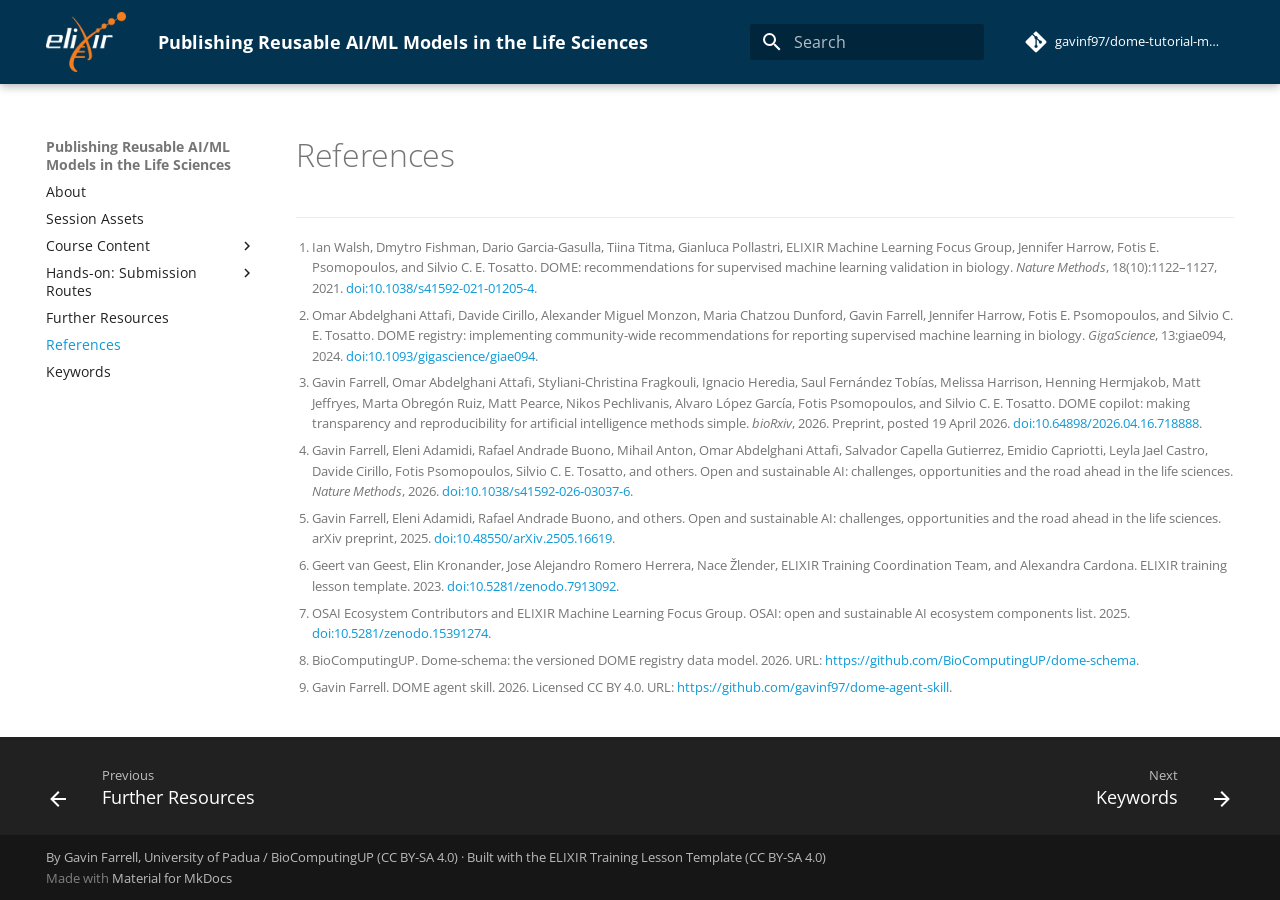
<file: chapters/references/index.html>
<!doctype html>
<html lang="en" class="no-js">
  <head>
    
      <meta charset="utf-8">
      <meta name="viewport" content="width=device-width,initial-scale=1">
      
        <meta name="description" content="MAQC 2026 technical tutorial P06 — using the DOME and OSAI frameworks to report, publish and reuse AI/ML methods transparently in the life sciences.
">
      
      
      
        <link rel="canonical" href="https://gavinf97.github.io/dome-tutorial-maqc-2026/chapters/references/">
      
      
        <link rel="prev" href="../../follow_up_training/">
      
      
        <link rel="next" href="../../keywords/">
      
      
        
      
      
      <link rel="icon" href="../../assets/images/elixir_favicon.ico">
      <meta name="generator" content="mkdocs-1.6.1, mkdocs-material-9.7.7">
    
    
      
        <title>References - Publishing Reusable AI/ML Models in the Life Sciences</title>
      
    
    
      <link rel="stylesheet" href="../../assets/stylesheets/main.ec1eaa64.min.css">
      
      


    
    
      
    
    
      
        
        
        <link rel="preconnect" href="https://fonts.gstatic.com" crossorigin>
        <link rel="stylesheet" href="https://fonts.googleapis.com/css?family=Open+Sans:300,300i,400,400i,700,700i%7CRoboto+Mono:400,400i,700,700i&display=fallback">
        <style>:root{--md-text-font:"Open Sans";--md-code-font:"Roboto Mono"}</style>
      
    
    
      <link rel="stylesheet" href="../../stylesheets/extra.css">
    
      <link rel="stylesheet" href="../../stylesheets/neoteroi-mkdocs.css">
    
    <script>__md_scope=new URL("../..",location),__md_hash=e=>[...e].reduce(((e,_)=>(e<<5)-e+_.charCodeAt(0)),0),__md_get=(e,_=localStorage,t=__md_scope)=>JSON.parse(_.getItem(t.pathname+"."+e)),__md_set=(e,_,t=localStorage,a=__md_scope)=>{try{t.setItem(a.pathname+"."+e,JSON.stringify(_))}catch(e){}}</script>
    
      

    
    
  </head>
  
  
    <body dir="ltr">
  
    
    <input class="md-toggle" data-md-toggle="drawer" type="checkbox" id="__drawer" autocomplete="off">
    <input class="md-toggle" data-md-toggle="search" type="checkbox" id="__search" autocomplete="off">
    <label class="md-overlay" for="__drawer"></label>
    <div data-md-component="skip">
      
        
        <a href="#references" class="md-skip">
          Skip to content
        </a>
      
    </div>
    <div data-md-component="announce">
      
    </div>
    
    
      

  

<header class="md-header md-header--shadow" data-md-component="header">
  <nav class="md-header__inner md-grid" aria-label="Header">
    <a href="../.." title="Publishing Reusable AI/ML Models in the Life Sciences" class="md-header__button md-logo" aria-label="Publishing Reusable AI/ML Models in the Life Sciences" data-md-component="logo">
      
  <img src="../../assets/images/white-orange-logo.png" alt="logo">

    </a>
    <label class="md-header__button md-icon" for="__drawer">
      
      <svg xmlns="http://www.w3.org/2000/svg" viewBox="0 0 24 24"><path d="M3 6h18v2H3zm0 5h18v2H3zm0 5h18v2H3z"/></svg>
    </label>
    <div class="md-header__title" data-md-component="header-title">
      <div class="md-header__ellipsis">
        <div class="md-header__topic">
          <span class="md-ellipsis">
            Publishing Reusable AI/ML Models in the Life Sciences
          </span>
        </div>
        <div class="md-header__topic" data-md-component="header-topic">
          <span class="md-ellipsis">
            
              References
            
          </span>
        </div>
      </div>
    </div>
    
    
      <script>var palette=__md_get("__palette");if(palette&&palette.color){if("(prefers-color-scheme)"===palette.color.media){var media=matchMedia("(prefers-color-scheme: light)"),input=document.querySelector(media.matches?"[data-md-color-media='(prefers-color-scheme: light)']":"[data-md-color-media='(prefers-color-scheme: dark)']");palette.color.media=input.getAttribute("data-md-color-media"),palette.color.scheme=input.getAttribute("data-md-color-scheme"),palette.color.primary=input.getAttribute("data-md-color-primary"),palette.color.accent=input.getAttribute("data-md-color-accent")}for(var[key,value]of Object.entries(palette.color))document.body.setAttribute("data-md-color-"+key,value)}</script>
    
    
    
      
      
        <label class="md-header__button md-icon" for="__search">
          
          <svg xmlns="http://www.w3.org/2000/svg" viewBox="0 0 24 24"><path d="M9.5 3A6.5 6.5 0 0 1 16 9.5c0 1.61-.59 3.09-1.56 4.23l.27.27h.79l5 5-1.5 1.5-5-5v-.79l-.27-.27A6.52 6.52 0 0 1 9.5 16 6.5 6.5 0 0 1 3 9.5 6.5 6.5 0 0 1 9.5 3m0 2C7 5 5 7 5 9.5S7 14 9.5 14 14 12 14 9.5 12 5 9.5 5"/></svg>
        </label>
        <div class="md-search" data-md-component="search" role="dialog">
  <label class="md-search__overlay" for="__search"></label>
  <div class="md-search__inner" role="search">
    <form class="md-search__form" name="search">
      <input type="text" class="md-search__input" name="query" aria-label="Search" placeholder="Search" autocapitalize="off" autocorrect="off" autocomplete="off" spellcheck="false" data-md-component="search-query" required>
      <label class="md-search__icon md-icon" for="__search">
        
        <svg xmlns="http://www.w3.org/2000/svg" viewBox="0 0 24 24"><path d="M9.5 3A6.5 6.5 0 0 1 16 9.5c0 1.61-.59 3.09-1.56 4.23l.27.27h.79l5 5-1.5 1.5-5-5v-.79l-.27-.27A6.52 6.52 0 0 1 9.5 16 6.5 6.5 0 0 1 3 9.5 6.5 6.5 0 0 1 9.5 3m0 2C7 5 5 7 5 9.5S7 14 9.5 14 14 12 14 9.5 12 5 9.5 5"/></svg>
        
        <svg xmlns="http://www.w3.org/2000/svg" viewBox="0 0 24 24"><path d="M20 11v2H8l5.5 5.5-1.42 1.42L4.16 12l7.92-7.92L13.5 5.5 8 11z"/></svg>
      </label>
      <nav class="md-search__options" aria-label="Search">
        
        <button type="reset" class="md-search__icon md-icon" title="Clear" aria-label="Clear" tabindex="-1">
          
          <svg xmlns="http://www.w3.org/2000/svg" viewBox="0 0 24 24"><path d="M19 6.41 17.59 5 12 10.59 6.41 5 5 6.41 10.59 12 5 17.59 6.41 19 12 13.41 17.59 19 19 17.59 13.41 12z"/></svg>
        </button>
      </nav>
      
    </form>
    <div class="md-search__output">
      <div class="md-search__scrollwrap" tabindex="0" data-md-scrollfix>
        <div class="md-search-result" data-md-component="search-result">
          <div class="md-search-result__meta">
            Initializing search
          </div>
          <ol class="md-search-result__list" role="presentation"></ol>
        </div>
      </div>
    </div>
  </div>
</div>
      
    
    
      <div class="md-header__source">
        <a href="https://github.com/gavinf97/dome-tutorial-maqc-2026" title="Go to repository" class="md-source" data-md-component="source">
  <div class="md-source__icon md-icon">
    
    <svg xmlns="http://www.w3.org/2000/svg" viewBox="0 0 448 512"><!--! Font Awesome Free 7.1.0 by @fontawesome - https://fontawesome.com License - https://fontawesome.com/license/free (Icons: CC BY 4.0, Fonts: SIL OFL 1.1, Code: MIT License) Copyright 2025 Fonticons, Inc.--><path d="M439.6 236.1 244 40.5c-5.4-5.5-12.8-8.5-20.4-8.5s-15 3-20.4 8.4L162.5 81l51.5 51.5c27.1-9.1 52.7 16.8 43.4 43.7l49.7 49.7c34.2-11.8 61.2 31 35.5 56.7-26.5 26.5-70.2-2.9-56-37.3L240.3 199v121.9c25.3 12.5 22.3 41.8 9.1 55-6.4 6.4-15.2 10.1-24.3 10.1s-17.8-3.6-24.3-10.1c-17.6-17.6-11.1-46.9 11.2-56v-123c-20.8-8.5-24.6-30.7-18.6-45L142.6 101 8.5 235.1C3 240.6 0 247.9 0 255.5s3 15 8.5 20.4l195.6 195.7c5.4 5.4 12.7 8.4 20.4 8.4s15-3 20.4-8.4l194.7-194.7c5.4-5.4 8.4-12.8 8.4-20.4s-3-15-8.4-20.4"/></svg>
  </div>
  <div class="md-source__repository">
    gavinf97/dome-tutorial-maqc-2026
  </div>
</a>
      </div>
    
  </nav>
  
</header>
    
    <div class="md-container" data-md-component="container">
      
      
        
          
        
      
      <main class="md-main" data-md-component="main">
        <div class="md-main__inner md-grid">
          
            
              
              <div class="md-sidebar md-sidebar--primary" data-md-component="sidebar" data-md-type="navigation" >
                <div class="md-sidebar__scrollwrap">
                  <div class="md-sidebar__inner">
                    



  

<nav class="md-nav md-nav--primary md-nav--integrated" aria-label="Navigation" data-md-level="0">
  <label class="md-nav__title" for="__drawer">
    <a href="../.." title="Publishing Reusable AI/ML Models in the Life Sciences" class="md-nav__button md-logo" aria-label="Publishing Reusable AI/ML Models in the Life Sciences" data-md-component="logo">
      
  <img src="../../assets/images/white-orange-logo.png" alt="logo">

    </a>
    Publishing Reusable AI/ML Models in the Life Sciences
  </label>
  
    <div class="md-nav__source">
      <a href="https://github.com/gavinf97/dome-tutorial-maqc-2026" title="Go to repository" class="md-source" data-md-component="source">
  <div class="md-source__icon md-icon">
    
    <svg xmlns="http://www.w3.org/2000/svg" viewBox="0 0 448 512"><!--! Font Awesome Free 7.1.0 by @fontawesome - https://fontawesome.com License - https://fontawesome.com/license/free (Icons: CC BY 4.0, Fonts: SIL OFL 1.1, Code: MIT License) Copyright 2025 Fonticons, Inc.--><path d="M439.6 236.1 244 40.5c-5.4-5.5-12.8-8.5-20.4-8.5s-15 3-20.4 8.4L162.5 81l51.5 51.5c27.1-9.1 52.7 16.8 43.4 43.7l49.7 49.7c34.2-11.8 61.2 31 35.5 56.7-26.5 26.5-70.2-2.9-56-37.3L240.3 199v121.9c25.3 12.5 22.3 41.8 9.1 55-6.4 6.4-15.2 10.1-24.3 10.1s-17.8-3.6-24.3-10.1c-17.6-17.6-11.1-46.9 11.2-56v-123c-20.8-8.5-24.6-30.7-18.6-45L142.6 101 8.5 235.1C3 240.6 0 247.9 0 255.5s3 15 8.5 20.4l195.6 195.7c5.4 5.4 12.7 8.4 20.4 8.4s15-3 20.4-8.4l194.7-194.7c5.4-5.4 8.4-12.8 8.4-20.4s-3-15-8.4-20.4"/></svg>
  </div>
  <div class="md-source__repository">
    gavinf97/dome-tutorial-maqc-2026
  </div>
</a>
    </div>
  
  <ul class="md-nav__list" data-md-scrollfix>
    
      
      
  
  
  
  
    <li class="md-nav__item">
      <a href="../.." class="md-nav__link">
        
  
  
  <span class="md-ellipsis">
    
  
    About
  

    
  </span>
  
  

      </a>
    </li>
  

    
      
      
  
  
  
  
    <li class="md-nav__item">
      <a href="../../assets/" class="md-nav__link">
        
  
  
  <span class="md-ellipsis">
    
  
    Session Assets
  

    
  </span>
  
  

      </a>
    </li>
  

    
      
      
  
  
  
  
    
    
    
    
    
    <li class="md-nav__item md-nav__item--nested">
      
        
        
        <input class="md-nav__toggle md-toggle " type="checkbox" id="__nav_3" >
        
          
          <label class="md-nav__link" for="__nav_3" id="__nav_3_label" tabindex="0">
            
  
  
  <span class="md-ellipsis">
    
  
    Course Content
  

    
  </span>
  
  

            <span class="md-nav__icon md-icon"></span>
          </label>
        
        <nav class="md-nav" data-md-level="1" aria-labelledby="__nav_3_label" aria-expanded="false">
          <label class="md-nav__title" for="__nav_3">
            <span class="md-nav__icon md-icon"></span>
            
  
    Course Content
  

          </label>
          <ul class="md-nav__list" data-md-scrollfix>
            
              
                
  
  
  
  
    <li class="md-nav__item">
      <a href="../chapter_01_dome/" class="md-nav__link">
        
  
  
  <span class="md-ellipsis">
    
  
    1. The DOME Recommendations
  

    
  </span>
  
  

      </a>
    </li>
  

              
            
              
                
  
  
  
  
    <li class="md-nav__item">
      <a href="../chapter_02_registry/" class="md-nav__link">
        
  
  
  <span class="md-ellipsis">
    
  
    2. The DOME Registry
  

    
  </span>
  
  

      </a>
    </li>
  

              
            
              
                
  
  
  
  
    <li class="md-nav__item">
      <a href="../chapter_03_copilot/" class="md-nav__link">
        
  
  
  <span class="md-ellipsis">
    
  
    3. DOME Copilot
  

    
  </span>
  
  

      </a>
    </li>
  

              
            
              
                
  
  
  
  
    <li class="md-nav__item">
      <a href="../chapter_04_osai/" class="md-nav__link">
        
  
  
  <span class="md-ellipsis">
    
  
    4. Open & Sustainable AI (OSAI)
  

    
  </span>
  
  

      </a>
    </li>
  

              
            
              
                
  
  
  
  
    <li class="md-nav__item">
      <a href="../chapter_05_agentic/" class="md-nav__link">
        
  
  
  <span class="md-ellipsis">
    
  
    5. Agentic AI Skills for DOME
  

    
  </span>
  
  

      </a>
    </li>
  

              
            
          </ul>
        </nav>
      
    </li>
  

    
      
      
  
  
  
  
    
    
    
    
    
    <li class="md-nav__item md-nav__item--nested">
      
        
        
        <input class="md-nav__toggle md-toggle " type="checkbox" id="__nav_4" >
        
          
          <label class="md-nav__link" for="__nav_4" id="__nav_4_label" tabindex="0">
            
  
  
  <span class="md-ellipsis">
    
  
    Hands-on: Submission Routes
  

    
  </span>
  
  

            <span class="md-nav__icon md-icon"></span>
          </label>
        
        <nav class="md-nav" data-md-level="1" aria-labelledby="__nav_4_label" aria-expanded="false">
          <label class="md-nav__title" for="__nav_4">
            <span class="md-nav__icon md-icon"></span>
            
  
    Hands-on: Submission Routes
  

          </label>
          <ul class="md-nav__list" data-md-scrollfix>
            
              
                
  
  
  
  
    <li class="md-nav__item">
      <a href="../../routes/" class="md-nav__link">
        
  
  
  <span class="md-ellipsis">
    
  
    Choosing a route
  

    
  </span>
  
  

      </a>
    </li>
  

              
            
              
                
  
  
  
  
    <li class="md-nav__item">
      <a href="../chapter_06_route_manual/" class="md-nav__link">
        
  
  
  <span class="md-ellipsis">
    
  
    Route A — Manual via the DOME Wizard
  

    
  </span>
  
  

      </a>
    </li>
  

              
            
              
                
  
  
  
  
    <li class="md-nav__item">
      <a href="../chapter_07_route_copilot/" class="md-nav__link">
        
  
  
  <span class="md-ellipsis">
    
  
    Route B — DOME Copilot
  

    
  </span>
  
  

      </a>
    </li>
  

              
            
              
                
  
  
  
  
    <li class="md-nav__item">
      <a href="../chapter_08_route_agent/" class="md-nav__link">
        
  
  
  <span class="md-ellipsis">
    
  
    Route C — Agent Skills
  

    
  </span>
  
  

      </a>
    </li>
  

              
            
          </ul>
        </nav>
      
    </li>
  

    
      
      
  
  
  
  
    <li class="md-nav__item">
      <a href="../../follow_up_training/" class="md-nav__link">
        
  
  
  <span class="md-ellipsis">
    
  
    Further Resources
  

    
  </span>
  
  

      </a>
    </li>
  

    
      
      
  
  
    
  
  
  
    <li class="md-nav__item md-nav__item--active">
      
      <input class="md-nav__toggle md-toggle" type="checkbox" id="__toc">
      
      
        
      
      
      <a href="./" class="md-nav__link md-nav__link--active">
        
  
  
  <span class="md-ellipsis">
    
  
    References
  

    
  </span>
  
  

      </a>
      
    </li>
  

    
      
      
  
  
  
  
    <li class="md-nav__item">
      <a href="../../keywords/" class="md-nav__link">
        
  
  
  <span class="md-ellipsis">
    
  
    Keywords
  

    
  </span>
  
  

      </a>
    </li>
  

    
  </ul>
</nav>
                  </div>
                </div>
              </div>
            
            
          
          
            <div class="md-content" data-md-component="content">
              
              <article class="md-content__inner md-typeset">
                
                  


  
  


<div><h1 id="references">References</h1>
<div class="footnote">
<hr>
<ol>
<li id="fn:walsh2021dome">
<p>Ian Walsh, Dmytro Fishman, Dario Garcia-Gasulla, Tiina Titma, Gianluca Pollastri, ELIXIR Machine Learning Focus Group, Jennifer Harrow, Fotis E. Psomopoulos, and Silvio C. E. Tosatto. DOME: recommendations for supervised machine learning validation in biology. <em>Nature Methods</em>, 18(10):1122–1127, 2021. <a href="https://doi.org/10.1038/s41592-021-01205-4">doi:10.1038/s41592-021-01205-4</a>. <a class="footnote-backref" href="#fnref:walsh2021dome" title="Jump back to footnote 1 in the text">↩</a></p>
</li>
<li id="fn:attafi2024registry">
<p>Omar Abdelghani Attafi, Davide Cirillo, Alexander Miguel Monzon, Maria Chatzou Dunford, Gavin Farrell, Jennifer Harrow, Fotis E. Psomopoulos, and Silvio C. E. Tosatto. DOME registry: implementing community-wide recommendations for reporting supervised machine learning in biology. <em>GigaScience</em>, 13:giae094, 2024. <a href="https://doi.org/10.1093/gigascience/giae094">doi:10.1093/gigascience/giae094</a>. <a class="footnote-backref" href="#fnref:attafi2024registry" title="Jump back to footnote 2 in the text">↩</a></p>
</li>
<li id="fn:farrell2026copilot">
<p>Gavin Farrell, Omar Abdelghani Attafi, Styliani-Christina Fragkouli, Ignacio Heredia, Saul Fernández Tobías, Melissa Harrison, Henning Hermjakob, Matt Jeffryes, Marta Obregón Ruiz, Matt Pearce, Nikos Pechlivanis, Alvaro López García, Fotis Psomopoulos, and Silvio C. E. Tosatto. DOME copilot: making transparency and reproducibility for artificial intelligence methods simple. <em>bioRxiv</em>, 2026. Preprint, posted 19 April 2026. <a href="https://doi.org/10.64898/2026.04.16.718888">doi:10.64898/2026.04.16.718888</a>. <a class="footnote-backref" href="#fnref:farrell2026copilot" title="Jump back to footnote 3 in the text">↩</a></p>
</li>
<li id="fn:farrell2026osai">
<p>Gavin Farrell, Eleni Adamidi, Rafael Andrade Buono, Mihail Anton, Omar Abdelghani Attafi, Salvador Capella Gutierrez, Emidio Capriotti, Leyla Jael Castro, Davide Cirillo, Fotis Psomopoulos, Silvio C. E. Tosatto, and others. Open and sustainable AI: challenges, opportunities and the road ahead in the life sciences. <em>Nature Methods</em>, 2026. <a href="https://doi.org/10.1038/s41592-026-03037-6">doi:10.1038/s41592-026-03037-6</a>. <a class="footnote-backref" href="#fnref:farrell2026osai" title="Jump back to footnote 4 in the text">↩</a></p>
</li>
<li id="fn:farrell2025osaipreprint">
<p>Gavin Farrell, Eleni Adamidi, Rafael Andrade Buono, and others. Open and sustainable AI: challenges, opportunities and the road ahead in the life sciences. arXiv preprint, 2025. <a href="https://doi.org/10.48550/arXiv.2505.16619">doi:10.48550/arXiv.2505.16619</a>. <a class="footnote-backref" href="#fnref:farrell2025osaipreprint" title="Jump back to footnote 5 in the text">↩</a></p>
</li>
<li id="fn:vangeest2023template">
<p>Geert van Geest, Elin Kronander, Jose Alejandro Romero Herrera, Nace Žlender, ELIXIR Training Coordination Team, and Alexandra Cardona. ELIXIR training lesson template. 2023. <a href="https://doi.org/10.5281/zenodo.7913092">doi:10.5281/zenodo.7913092</a>. <a class="footnote-backref" href="#fnref:vangeest2023template" title="Jump back to footnote 6 in the text">↩</a></p>
</li>
<li id="fn:osai2025ecosystem">
<p>OSAI Ecosystem Contributors and ELIXIR Machine Learning Focus Group. OSAI: open and sustainable AI ecosystem components list. 2025. <a href="https://doi.org/10.5281/zenodo.15391274">doi:10.5281/zenodo.15391274</a>. <a class="footnote-backref" href="#fnref:osai2025ecosystem" title="Jump back to footnote 7 in the text">↩</a></p>
</li>
<li id="fn:domeschema">
<p>BioComputingUP. Dome-schema: the versioned DOME registry data model. 2026. URL: <a href="https://github.com/BioComputingUP/dome-schema">https://github.com/BioComputingUP/dome-schema</a>. <a class="footnote-backref" href="#fnref:domeschema" title="Jump back to footnote 8 in the text">↩</a></p>
</li>
<li id="fn:farrell2026skill">
<p>Gavin Farrell. DOME agent skill. 2026. Licensed CC BY 4.0. URL: <a href="https://github.com/gavinf97/dome-agent-skill">https://github.com/gavinf97/dome-agent-skill</a>. <a class="footnote-backref" href="#fnref:farrell2026skill" title="Jump back to footnote 9 in the text">↩</a></p>
</li>
</ol>
</div></div>












                
              </article>
            </div>
          
          
<script>var target=document.getElementById(location.hash.slice(1));target&&target.name&&(target.checked=target.name.startsWith("__tabbed_"))</script>
        </div>
        
          <button type="button" class="md-top md-icon" data-md-component="top" hidden>
  
  <svg xmlns="http://www.w3.org/2000/svg" viewBox="0 0 24 24"><path d="M13 20h-2V8l-5.5 5.5-1.42-1.42L12 4.16l7.92 7.92-1.42 1.42L13 8z"/></svg>
  Back to top
</button>
        
      </main>
      
        <footer class="md-footer">
  
    
      
      <nav class="md-footer__inner md-grid" aria-label="Footer" >
        
          
          <a href="../../follow_up_training/" class="md-footer__link md-footer__link--prev" aria-label="Previous: Further Resources">
            <div class="md-footer__button md-icon">
              
              <svg xmlns="http://www.w3.org/2000/svg" viewBox="0 0 24 24"><path d="M20 11v2H8l5.5 5.5-1.42 1.42L4.16 12l7.92-7.92L13.5 5.5 8 11z"/></svg>
            </div>
            <div class="md-footer__title">
              <span class="md-footer__direction">
                Previous
              </span>
              <div class="md-ellipsis">
                Further Resources
              </div>
            </div>
          </a>
        
        
          
          <a href="../../keywords/" class="md-footer__link md-footer__link--next" aria-label="Next: Keywords">
            <div class="md-footer__title">
              <span class="md-footer__direction">
                Next
              </span>
              <div class="md-ellipsis">
                Keywords
              </div>
            </div>
            <div class="md-footer__button md-icon">
              
              <svg xmlns="http://www.w3.org/2000/svg" viewBox="0 0 24 24"><path d="M4 11v2h12l-5.5 5.5 1.42 1.42L19.84 12l-7.92-7.92L10.5 5.5 16 11z"/></svg>
            </div>
          </a>
        
      </nav>
    
  
  <div class="md-footer-meta md-typeset">
    <div class="md-footer-meta__inner md-grid">
      <div class="md-copyright">
  
    <div class="md-copyright__highlight">
      By Gavin Farrell, University of Padua / BioComputingUP (CC BY-SA 4.0) &middot; Built with the <a href="https://doi.org/10.5281/zenodo.7913092">ELIXIR Training Lesson Template</a> (CC BY-SA 4.0)

    </div>
  
  
    Made with
    <a href="https://squidfunk.github.io/mkdocs-material/" target="_blank" rel="noopener">
      Material for MkDocs
    </a>
  
</div>
      
    </div>
  </div>
</footer>
      
    </div>
    <div class="md-dialog" data-md-component="dialog">
      <div class="md-dialog__inner md-typeset"></div>
    </div>
    
    
    
      
      
      <script id="__config" type="application/json">{"annotate": null, "base": "../..", "features": ["navigation.top", "navigation.footer", "toc.integrate"], "search": "../../assets/javascripts/workers/search.2c215733.min.js", "tags": null, "translations": {"clipboard.copied": "Copied to clipboard", "clipboard.copy": "Copy to clipboard", "search.result.more.one": "1 more on this page", "search.result.more.other": "# more on this page", "search.result.none": "No matching documents", "search.result.one": "1 matching document", "search.result.other": "# matching documents", "search.result.placeholder": "Type to start searching", "search.result.term.missing": "Missing", "select.version": "Select version"}, "version": null}</script>
    
    
      <script src="../../assets/javascripts/bundle.d7400e89.min.js"></script>
      
    
  </body>
</html>
</file>
<file: stylesheets/extra.css>
:root > * {
  --md-primary-fg-color:        #023452;
  --md-accent-fg-color:         #F47D20;
  --md-typeset-a-color:         #0D99D6;
  --md-admonition-icon--overview: url('data:image/svg+xml;charset=utf-8,<svg xmlns="http://www.w3.org/2000/svg" viewBox="0 0 24 24"><path d="M15.5 12a3.5 3.5 0 1 1-7 0 3.5 3.5 0 0 1 7 0Z"/><path d="M12 3.5c3.432 0 6.124 1.534 8.054 3.241 1.926 1.703 3.132 3.61 3.616 4.46a1.6 1.6 0 0 1 0 1.598c-.484.85-1.69 2.757-3.616 4.461-1.929 1.706-4.622 3.24-8.054 3.24-3.432 0-6.124-1.534-8.054-3.24C2.02 15.558.814 13.65.33 12.8a1.6 1.6 0 0 1 0-1.598c.484-.85 1.69-2.757 3.616-4.462C5.875 5.034 8.568 3.5 12 3.5ZM1.633 11.945a.115.115 0 0 0-.017.055c.001.02.006.039.017.056.441.774 1.551 2.527 3.307 4.08C6.691 17.685 9.045 19 12 19c2.955 0 5.31-1.315 7.06-2.864 1.756-1.553 2.866-3.306 3.307-4.08a.111.111 0 0 0 .017-.056.111.111 0 0 0-.017-.056c-.441-.773-1.551-2.527-3.307-4.08C17.309 6.315 14.955 5 12 5 9.045 5 6.69 6.314 4.94 7.865c-1.756 1.552-2.866 3.306-3.307 4.08Z"/></svg>')
}

.nt-card {
    text-align: center;
}

.authors .nt-card-text {
    font-size:20px;
}

.contributors .nt-card .nt-card-image img {
    height: 60px;
}

.contributors .nt-card .nt-card-image {
    min-height: 60px;
}

.md-typeset .admonition,
.md-typeset details {
  font-size: 18px;
}

.md-header__button.md-logo img, .md-header__button.md-logo svg {
  fill: currentcolor;
  display: block;
  height: 60px;
  width: auto;
}

.md-typeset .admonition.overview,
.md-typeset details.overview {
  border-color: rgb(77, 77, 77);
}
.md-typeset .overview > .admonition-title,
.md-typeset .overview > summary {
  background-color: rgba(77, 77, 77, 0.1);
}
.md-typeset .overview > .admonition-title::before,
.md-typeset .overview > summary::before {
  background-color: rgb(77, 77, 77);
  -webkit-mask-image: var(--md-admonition-icon--overview);
          mask-image: var(--md-admonition-icon--overview);
}

.md-typeset .overview {
  font-size: 14px;
}

/* --- MAQC 2026 tutorial additions --- */

/* DOME field badges (REQUIREMENT / RECOMMENDATION) */
.badge-req,
.badge-rec {
  display: inline-block;
  padding: 0.1rem 0.45rem;
  border-radius: 4px;
  font-size: 0.65rem;
  font-weight: 700;
  letter-spacing: 0.04em;
  text-transform: uppercase;
  vertical-align: middle;
  white-space: nowrap;
}
.badge-req {
  background-color: #F47D20;
  color: #ffffff;
}
.badge-rec {
  background-color: #023452;
  color: #ffffff;
}

/* Compact tables: run sheet, route comparison, field tables */
.md-typeset table:not([class]) {
  font-size: 0.78rem;
}

/* Session-asset cards */
.nt-card {
  text-align: left;
}
.assets .nt-card-title {
  font-size: 1rem;
}

/* --- Dependency-free flow diagrams (no CDN, no JS) --- */
.flow {
  display: flex;
  flex-wrap: wrap;
  align-items: stretch;
  gap: 0.5rem 0;
  margin: 1.5rem 0;
}
.flow-step {
  flex: 1 1 8.5rem;
  min-width: 8.5rem;
  position: relative;
  padding: 0.7rem 0.9rem;
  border: 1px solid var(--md-default-fg-color--lighter);
  border-left: 3px solid var(--md-accent-fg-color);
  border-radius: 4px;
  background-color: var(--md-code-bg-color);
  font-size: 0.72rem;
  line-height: 1.35;
  margin-right: 1.35rem;
}
.flow-step:last-child {
  margin-right: 0;
}
.flow-step::after {
  content: "→";
  position: absolute;
  right: -1.1rem;
  top: 50%;
  transform: translateY(-50%);
  color: var(--md-accent-fg-color);
  font-size: 1rem;
  font-weight: 700;
  line-height: 1;
}
.flow-step:last-child::after {
  content: none;
}
.flow-step b {
  display: block;
  color: var(--md-default-fg-color);
}
.flow-step small {
  display: block;
  margin-top: 0.15rem;
  color: var(--md-default-fg-color--light);
  font-size: 0.65rem;
}
.flow-step.flow-human {
  border-left-color: var(--md-primary-fg-color);
  background-color: var(--md-default-bg-color);
}

/* Stacked variant, for pathways rather than pipelines */
.flow-stack {
  display: flex;
  flex-direction: column;
  gap: 1.4rem;
  margin: 1.5rem 0;
}
.flow-stack .flow-step {
  flex: none;
  min-width: 0;
  margin-right: 0;
  font-size: 0.78rem;
}
.flow-stack .flow-step::after {
  content: "↓";
  right: auto;
  left: 1.2rem;
  top: auto;
  bottom: -1.15rem;
  transform: none;
}

@media (max-width: 44rem) {
  .flow {
    flex-direction: column;
    gap: 1.4rem;
  }
  .flow .flow-step {
    margin-right: 0;
  }
  .flow .flow-step::after {
    content: "↓";
    right: auto;
    left: 1.2rem;
    top: auto;
    bottom: -1.15rem;
    transform: none;
  }
}
</file>
<file: stylesheets/neoteroi-mkdocs.css>
:root{
    --nt-color-0: #CD853F;
    --nt-color-1: #B22222;
    --nt-color-2: #000080;
    --nt-color-3: #4B0082;
    --nt-color-4: #3CB371;
    --nt-color-5: #D2B48C;
    --nt-color-6: #FF00FF;
    --nt-color-7: #98FB98;
    --nt-color-8: #FFEBCD;
    --nt-color-9: #2E8B57;
    --nt-color-10: #6A5ACD;
    --nt-color-11: #48D1CC;
    --nt-color-12: #FFA500;
    --nt-color-13: #F4A460;
    --nt-color-14: #A52A2A;
    --nt-color-15: #FFE4C4;
    --nt-color-16: #FF4500;
    --nt-color-17: #AFEEEE;
    --nt-color-18: #FA8072;
    --nt-color-19: #2F4F4F;
    --nt-color-20: #FFDAB9;
    --nt-color-21: #BC8F8F;
    --nt-color-22: #FFC0CB;
    --nt-color-23: #00FA9A;
    --nt-color-24: #F0FFF0;
    --nt-color-25: #FFFACD;
    --nt-color-26: #F5F5F5;
    --nt-color-27: #FF6347;
    --nt-color-28: #FFFFF0;
    --nt-color-29: #7FFFD4;
    --nt-color-30: #E9967A;
    --nt-color-31: #7B68EE;
    --nt-color-32: #FFF8DC;
    --nt-color-33: #0000CD;
    --nt-color-34: #D2691E;
    --nt-color-35: #708090;
    --nt-color-36: #5F9EA0;
    --nt-color-37: #008080;
    --nt-color-38: #008000;
    --nt-color-39: #FFE4E1;
    --nt-color-40: #FFFF00;
    --nt-color-41: #FFFAF0;
    --nt-color-42: #DCDCDC;
    --nt-color-43: #ADFF2F;
    --nt-color-44: #ADD8E6;
    --nt-color-45: #8B008B;
    --nt-color-46: #7FFF00;
    --nt-color-47: #800000;
    --nt-color-48: #20B2AA;
    --nt-color-49: #556B2F;
    --nt-color-50: #778899;
    --nt-color-51: #E6E6FA;
    --nt-color-52: #FFFAFA;
    --nt-color-53: #FF7F50;
    --nt-color-54: #FF0000;
    --nt-color-55: #F5DEB3;
    --nt-color-56: #008B8B;
    --nt-color-57: #66CDAA;
    --nt-color-58: #808000;
    --nt-color-59: #FAF0E6;
    --nt-color-60: #00BFFF;
    --nt-color-61: #C71585;
    --nt-color-62: #00FFFF;
    --nt-color-63: #8B4513;
    --nt-color-64: #F0F8FF;
    --nt-color-65: #FAEBD7;
    --nt-color-66: #8B0000;
    --nt-color-67: #4682B4;
    --nt-color-68: #F0E68C;
    --nt-color-69: #BDB76B;
    --nt-color-70: #A0522D;
    --nt-color-71: #FAFAD2;
    --nt-color-72: #FFD700;
    --nt-color-73: #DEB887;
    --nt-color-74: #E0FFFF;
    --nt-color-75: #8A2BE2;
    --nt-color-76: #32CD32;
    --nt-color-77: #87CEFA;
    --nt-color-78: #00CED1;
    --nt-color-79: #696969;
    --nt-color-80: #DDA0DD;
    --nt-color-81: #EE82EE;
    --nt-color-82: #FFB6C1;
    --nt-color-83: #8FBC8F;
    --nt-color-84: #D8BFD8;
    --nt-color-85: #9400D3;
    --nt-color-86: #A9A9A9;
    --nt-color-87: #FFFFE0;
    --nt-color-88: #FFF5EE;
    --nt-color-89: #FFF0F5;
    --nt-color-90: #FFDEAD;
    --nt-color-91: #800080;
    --nt-color-92: #B0E0E6;
    --nt-color-93: #9932CC;
    --nt-color-94: #DAA520;
    --nt-color-95: #F0FFFF;
    --nt-color-96: #40E0D0;
    --nt-color-97: #00FF7F;
    --nt-color-98: #006400;
    --nt-color-99: #808080;
    --nt-color-100: #87CEEB;
    --nt-color-101: #0000FF;
    --nt-color-102: #6495ED;
    --nt-color-103: #FDF5E6;
    --nt-color-104: #B8860B;
    --nt-color-105: #BA55D3;
    --nt-color-106: #C0C0C0;
    --nt-color-107: #000000;
    --nt-color-108: #F08080;
    --nt-color-109: #B0C4DE;
    --nt-color-110: #00008B;
    --nt-color-111: #6B8E23;
    --nt-color-112: #FFE4B5;
    --nt-color-113: #FFA07A;
    --nt-color-114: #9ACD32;
    --nt-color-115: #FFFFFF;
    --nt-color-116: #F5F5DC;
    --nt-color-117: #90EE90;
    --nt-color-118: #1E90FF;
    --nt-color-119: #7CFC00;
    --nt-color-120: #FF69B4;
    --nt-color-121: #F8F8FF;
    --nt-color-122: #F5FFFA;
    --nt-color-123: #00FF00;
    --nt-color-124: #D3D3D3;
    --nt-color-125: #DB7093;
    --nt-color-126: #DA70D6;
    --nt-color-127: #FF1493;
    --nt-color-128: #228B22;
    --nt-color-129: #FFEFD5;
    --nt-color-130: #4169E1;
    --nt-color-131: #191970;
    --nt-color-132: #9370DB;
    --nt-color-133: #483D8B;
    --nt-color-134: #FF8C00;
    --nt-color-135: #EEE8AA;
    --nt-color-136: #CD5C5C;
    --nt-color-137: #DC143C
}
:root{
    --nt-group-0-main: #000000;
    --nt-group-0-dark: #FFFFFF;
    --nt-group-0-light: #000000;
    --nt-group-0-main-bg: #F44336;
    --nt-group-0-dark-bg: #BA000D;
    --nt-group-0-light-bg: #FF7961;
    --nt-group-1-main: #000000;
    --nt-group-1-dark: #FFFFFF;
    --nt-group-1-light: #000000;
    --nt-group-1-main-bg: #E91E63;
    --nt-group-1-dark-bg: #B0003A;
    --nt-group-1-light-bg: #FF6090;
    --nt-group-2-main: #FFFFFF;
    --nt-group-2-dark: #FFFFFF;
    --nt-group-2-light: #000000;
    --nt-group-2-main-bg: #9C27B0;
    --nt-group-2-dark-bg: #6A0080;
    --nt-group-2-light-bg: #D05CE3;
    --nt-group-3-main: #FFFFFF;
    --nt-group-3-dark: #FFFFFF;
    --nt-group-3-light: #000000;
    --nt-group-3-main-bg: #673AB7;
    --nt-group-3-dark-bg: #320B86;
    --nt-group-3-light-bg: #9A67EA;
    --nt-group-4-main: #FFFFFF;
    --nt-group-4-dark: #FFFFFF;
    --nt-group-4-light: #000000;
    --nt-group-4-main-bg: #3F51B5;
    --nt-group-4-dark-bg: #002984;
    --nt-group-4-light-bg: #757DE8;
    --nt-group-5-main: #000000;
    --nt-group-5-dark: #FFFFFF;
    --nt-group-5-light: #000000;
    --nt-group-5-main-bg: #2196F3;
    --nt-group-5-dark-bg: #0069C0;
    --nt-group-5-light-bg: #6EC6FF;
    --nt-group-6-main: #000000;
    --nt-group-6-dark: #FFFFFF;
    --nt-group-6-light: #000000;
    --nt-group-6-main-bg: #03A9F4;
    --nt-group-6-dark-bg: #007AC1;
    --nt-group-6-light-bg: #67DAFF;
    --nt-group-7-main: #000000;
    --nt-group-7-dark: #000000;
    --nt-group-7-light: #000000;
    --nt-group-7-main-bg: #00BCD4;
    --nt-group-7-dark-bg: #008BA3;
    --nt-group-7-light-bg: #62EFFF;
    --nt-group-8-main: #000000;
    --nt-group-8-dark: #FFFFFF;
    --nt-group-8-light: #000000;
    --nt-group-8-main-bg: #009688;
    --nt-group-8-dark-bg: #00675B;
    --nt-group-8-light-bg: #52C7B8;
    --nt-group-9-main: #000000;
    --nt-group-9-dark: #FFFFFF;
    --nt-group-9-light: #000000;
    --nt-group-9-main-bg: #4CAF50;
    --nt-group-9-dark-bg: #087F23;
    --nt-group-9-light-bg: #80E27E;
    --nt-group-10-main: #000000;
    --nt-group-10-dark: #000000;
    --nt-group-10-light: #000000;
    --nt-group-10-main-bg: #8BC34A;
    --nt-group-10-dark-bg: #5A9216;
    --nt-group-10-light-bg: #BEF67A;
    --nt-group-11-main: #000000;
    --nt-group-11-dark: #000000;
    --nt-group-11-light: #000000;
    --nt-group-11-main-bg: #CDDC39;
    --nt-group-11-dark-bg: #99AA00;
    --nt-group-11-light-bg: #FFFF6E;
    --nt-group-12-main: #000000;
    --nt-group-12-dark: #000000;
    --nt-group-12-light: #000000;
    --nt-group-12-main-bg: #FFEB3B;
    --nt-group-12-dark-bg: #C8B900;
    --nt-group-12-light-bg: #FFFF72;
    --nt-group-13-main: #000000;
    --nt-group-13-dark: #000000;
    --nt-group-13-light: #000000;
    --nt-group-13-main-bg: #FFC107;
    --nt-group-13-dark-bg: #C79100;
    --nt-group-13-light-bg: #FFF350;
    --nt-group-14-main: #000000;
    --nt-group-14-dark: #000000;
    --nt-group-14-light: #000000;
    --nt-group-14-main-bg: #FF9800;
    --nt-group-14-dark-bg: #C66900;
    --nt-group-14-light-bg: #FFC947;
    --nt-group-15-main: #000000;
    --nt-group-15-dark: #FFFFFF;
    --nt-group-15-light: #000000;
    --nt-group-15-main-bg: #FF5722;
    --nt-group-15-dark-bg: #C41C00;
    --nt-group-15-light-bg: #FF8A50;
    --nt-group-16-main: #FFFFFF;
    --nt-group-16-dark: #FFFFFF;
    --nt-group-16-light: #000000;
    --nt-group-16-main-bg: #795548;
    --nt-group-16-dark-bg: #4B2C20;
    --nt-group-16-light-bg: #A98274;
    --nt-group-17-main: #000000;
    --nt-group-17-dark: #FFFFFF;
    --nt-group-17-light: #000000;
    --nt-group-17-main-bg: #9E9E9E;
    --nt-group-17-dark-bg: #707070;
    --nt-group-17-light-bg: #CFCFCF;
    --nt-group-18-main: #000000;
    --nt-group-18-dark: #FFFFFF;
    --nt-group-18-light: #000000;
    --nt-group-18-main-bg: #607D8B;
    --nt-group-18-dark-bg: #34515E;
    --nt-group-18-light-bg: #8EACBB
}
.nt-pastello{
    --nt-group-0-main: #000000;
    --nt-group-0-dark: #000000;
    --nt-group-0-light: #000000;
    --nt-group-0-main-bg: #EF9A9A;
    --nt-group-0-dark-bg: #BA6B6C;
    --nt-group-0-light-bg: #FFCCCB;
    --nt-group-1-main: #000000;
    --nt-group-1-dark: #000000;
    --nt-group-1-light: #000000;
    --nt-group-1-main-bg: #F48FB1;
    --nt-group-1-dark-bg: #BF5F82;
    --nt-group-1-light-bg: #FFC1E3;
    --nt-group-2-main: #000000;
    --nt-group-2-dark: #000000;
    --nt-group-2-light: #000000;
    --nt-group-2-main-bg: #CE93D8;
    --nt-group-2-dark-bg: #9C64A6;
    --nt-group-2-light-bg: #FFC4FF;
    --nt-group-3-main: #000000;
    --nt-group-3-dark: #000000;
    --nt-group-3-light: #000000;
    --nt-group-3-main-bg: #B39DDB;
    --nt-group-3-dark-bg: #836FA9;
    --nt-group-3-light-bg: #E6CEFF;
    --nt-group-4-main: #000000;
    --nt-group-4-dark: #000000;
    --nt-group-4-light: #000000;
    --nt-group-4-main-bg: #9FA8DA;
    --nt-group-4-dark-bg: #6F79A8;
    --nt-group-4-light-bg: #D1D9FF;
    --nt-group-5-main: #000000;
    --nt-group-5-dark: #000000;
    --nt-group-5-light: #000000;
    --nt-group-5-main-bg: #90CAF9;
    --nt-group-5-dark-bg: #5D99C6;
    --nt-group-5-light-bg: #C3FDFF;
    --nt-group-6-main: #000000;
    --nt-group-6-dark: #000000;
    --nt-group-6-light: #000000;
    --nt-group-6-main-bg: #81D4FA;
    --nt-group-6-dark-bg: #4BA3C7;
    --nt-group-6-light-bg: #B6FFFF;
    --nt-group-7-main: #000000;
    --nt-group-7-dark: #000000;
    --nt-group-7-light: #000000;
    --nt-group-7-main-bg: #80DEEA;
    --nt-group-7-dark-bg: #4BACB8;
    --nt-group-7-light-bg: #B4FFFF;
    --nt-group-8-main: #000000;
    --nt-group-8-dark: #000000;
    --nt-group-8-light: #000000;
    --nt-group-8-main-bg: #80CBC4;
    --nt-group-8-dark-bg: #4F9A94;
    --nt-group-8-light-bg: #B2FEF7;
    --nt-group-9-main: #000000;
    --nt-group-9-dark: #000000;
    --nt-group-9-light: #000000;
    --nt-group-9-main-bg: #A5D6A7;
    --nt-group-9-dark-bg: #75A478;
    --nt-group-9-light-bg: #D7FFD9;
    --nt-group-10-main: #000000;
    --nt-group-10-dark: #000000;
    --nt-group-10-light: #000000;
    --nt-group-10-main-bg: #C5E1A5;
    --nt-group-10-dark-bg: #94AF76;
    --nt-group-10-light-bg: #F8FFD7;
    --nt-group-11-main: #000000;
    --nt-group-11-dark: #000000;
    --nt-group-11-light: #000000;
    --nt-group-11-main-bg: #E6EE9C;
    --nt-group-11-dark-bg: #B3BC6D;
    --nt-group-11-light-bg: #FFFFCE;
    --nt-group-12-main: #000000;
    --nt-group-12-dark: #000000;
    --nt-group-12-light: #000000;
    --nt-group-12-main-bg: #FFF59D;
    --nt-group-12-dark-bg: #CBC26D;
    --nt-group-12-light-bg: #FFFFCF;
    --nt-group-13-main: #000000;
    --nt-group-13-dark: #000000;
    --nt-group-13-light: #000000;
    --nt-group-13-main-bg: #FFE082;
    --nt-group-13-dark-bg: #CAAE53;
    --nt-group-13-light-bg: #FFFFB3;
    --nt-group-14-main: #000000;
    --nt-group-14-dark: #000000;
    --nt-group-14-light: #000000;
    --nt-group-14-main-bg: #FFCC80;
    --nt-group-14-dark-bg: #CA9B52;
    --nt-group-14-light-bg: #FFFFB0;
    --nt-group-15-main: #000000;
    --nt-group-15-dark: #000000;
    --nt-group-15-light: #000000;
    --nt-group-15-main-bg: #FFAB91;
    --nt-group-15-dark-bg: #C97B63;
    --nt-group-15-light-bg: #FFDDC1;
    --nt-group-16-main: #000000;
    --nt-group-16-dark: #000000;
    --nt-group-16-light: #000000;
    --nt-group-16-main-bg: #BCAAA4;
    --nt-group-16-dark-bg: #8C7B75;
    --nt-group-16-light-bg: #EFDCD5;
    --nt-group-17-main: #000000;
    --nt-group-17-dark: #000000;
    --nt-group-17-light: #000000;
    --nt-group-17-main-bg: #EEEEEE;
    --nt-group-17-dark-bg: #BCBCBC;
    --nt-group-17-light-bg: #FFFFFF;
    --nt-group-18-main: #000000;
    --nt-group-18-dark: #000000;
    --nt-group-18-light: #000000;
    --nt-group-18-main-bg: #B0BEC5;
    --nt-group-18-dark-bg: #808E95;
    --nt-group-18-light-bg: #E2F1F8
}
.nt-group-0 .nt-plan-group-summary,.nt-group-0 .nt-timeline-dot{
    color:var(--nt-group-0-dark);
    background-color:var(--nt-group-0-dark-bg)
}
.nt-group-0 .period{
    color:var(--nt-group-0-main);
    background-color:var(--nt-group-0-main-bg)
}
.nt-group-1 .nt-plan-group-summary,.nt-group-1 .nt-timeline-dot{
    color:var(--nt-group-1-dark);
    background-color:var(--nt-group-1-dark-bg)
}
.nt-group-1 .period{
    color:var(--nt-group-1-main);
    background-color:var(--nt-group-1-main-bg)
}
.nt-group-2 .nt-plan-group-summary,.nt-group-2 .nt-timeline-dot{
    color:var(--nt-group-2-dark);
    background-color:var(--nt-group-2-dark-bg)
}
.nt-group-2 .period{
    color:var(--nt-group-2-main);
    background-color:var(--nt-group-2-main-bg)
}
.nt-group-3 .nt-plan-group-summary,.nt-group-3 .nt-timeline-dot{
    color:var(--nt-group-3-dark);
    background-color:var(--nt-group-3-dark-bg)
}
.nt-group-3 .period{
    color:var(--nt-group-3-main);
    background-color:var(--nt-group-3-main-bg)
}
.nt-group-4 .nt-plan-group-summary,.nt-group-4 .nt-timeline-dot{
    color:var(--nt-group-4-dark);
    background-color:var(--nt-group-4-dark-bg)
}
.nt-group-4 .period{
    color:var(--nt-group-4-main);
    background-color:var(--nt-group-4-main-bg)
}
.nt-group-5 .nt-plan-group-summary,.nt-group-5 .nt-timeline-dot{
    color:var(--nt-group-5-dark);
    background-color:var(--nt-group-5-dark-bg)
}
.nt-group-5 .period{
    color:var(--nt-group-5-main);
    background-color:var(--nt-group-5-main-bg)
}
.nt-group-6 .nt-plan-group-summary,.nt-group-6 .nt-timeline-dot{
    color:var(--nt-group-6-dark);
    background-color:var(--nt-group-6-dark-bg)
}
.nt-group-6 .period{
    color:var(--nt-group-6-main);
    background-color:var(--nt-group-6-main-bg)
}
.nt-group-7 .nt-plan-group-summary,.nt-group-7 .nt-timeline-dot{
    color:var(--nt-group-7-dark);
    background-color:var(--nt-group-7-dark-bg)
}
.nt-group-7 .period{
    color:var(--nt-group-7-main);
    background-color:var(--nt-group-7-main-bg)
}
.nt-group-8 .nt-plan-group-summary,.nt-group-8 .nt-timeline-dot{
    color:var(--nt-group-8-dark);
    background-color:var(--nt-group-8-dark-bg)
}
.nt-group-8 .period{
    color:var(--nt-group-8-main);
    background-color:var(--nt-group-8-main-bg)
}
.nt-group-9 .nt-plan-group-summary,.nt-group-9 .nt-timeline-dot{
    color:var(--nt-group-9-dark);
    background-color:var(--nt-group-9-dark-bg)
}
.nt-group-9 .period{
    color:var(--nt-group-9-main);
    background-color:var(--nt-group-9-main-bg)
}
.nt-group-10 .nt-plan-group-summary,.nt-group-10 .nt-timeline-dot{
    color:var(--nt-group-10-dark);
    background-color:var(--nt-group-10-dark-bg)
}
.nt-group-10 .period{
    color:var(--nt-group-10-main);
    background-color:var(--nt-group-10-main-bg)
}
.nt-group-11 .nt-plan-group-summary,.nt-group-11 .nt-timeline-dot{
    color:var(--nt-group-11-dark);
    background-color:var(--nt-group-11-dark-bg)
}
.nt-group-11 .period{
    color:var(--nt-group-11-main);
    background-color:var(--nt-group-11-main-bg)
}
.nt-group-12 .nt-plan-group-summary,.nt-group-12 .nt-timeline-dot{
    color:var(--nt-group-12-dark);
    background-color:var(--nt-group-12-dark-bg)
}
.nt-group-12 .period{
    color:var(--nt-group-12-main);
    background-color:var(--nt-group-12-main-bg)
}
.nt-group-13 .nt-plan-group-summary,.nt-group-13 .nt-timeline-dot{
    color:var(--nt-group-13-dark);
    background-color:var(--nt-group-13-dark-bg)
}
.nt-group-13 .period{
    color:var(--nt-group-13-main);
    background-color:var(--nt-group-13-main-bg)
}
.nt-group-14 .nt-plan-group-summary,.nt-group-14 .nt-timeline-dot{
    color:var(--nt-group-14-dark);
    background-color:var(--nt-group-14-dark-bg)
}
.nt-group-14 .period{
    color:var(--nt-group-14-main);
    background-color:var(--nt-group-14-main-bg)
}
.nt-group-15 .nt-plan-group-summary,.nt-group-15 .nt-timeline-dot{
    color:var(--nt-group-15-dark);
    background-color:var(--nt-group-15-dark-bg)
}
.nt-group-15 .period{
    color:var(--nt-group-15-main);
    background-color:var(--nt-group-15-main-bg)
}
.nt-group-16 .nt-plan-group-summary,.nt-group-16 .nt-timeline-dot{
    color:var(--nt-group-16-dark);
    background-color:var(--nt-group-16-dark-bg)
}
.nt-group-16 .period{
    color:var(--nt-group-16-main);
    background-color:var(--nt-group-16-main-bg)
}
.nt-group-17 .nt-plan-group-summary,.nt-group-17 .nt-timeline-dot{
    color:var(--nt-group-17-dark);
    background-color:var(--nt-group-17-dark-bg)
}
.nt-group-17 .period{
    color:var(--nt-group-17-main);
    background-color:var(--nt-group-17-main-bg)
}
.nt-group-18 .nt-plan-group-summary,.nt-group-18 .nt-timeline-dot{
    color:var(--nt-group-18-dark);
    background-color:var(--nt-group-18-dark-bg)
}
.nt-group-18 .period{
    color:var(--nt-group-18-main);
    background-color:var(--nt-group-18-main-bg)
}
.nt-error{
    border:2px dashed darkred;
    padding:0 1rem;
    background:#faf9ba;
    color:darkred
}
.nt-timeline{
    margin-top:30px
}
.nt-timeline .nt-timeline-title{
    font-size:1.1rem;
    margin-top:0
}
.nt-timeline .nt-timeline-sub-title{
    margin-top:0
}
.nt-timeline .nt-timeline-content{
    font-size:.8rem;
    border-bottom:2px dashed #ccc;
    padding-bottom:1.2rem
}
.nt-timeline.horizontal .nt-timeline-items{
    flex-direction:row;
    overflow-x:scroll
}
.nt-timeline.horizontal .nt-timeline-items>div{
    min-width:400px;
    margin-right:50px
}
.nt-timeline.horizontal.reverse .nt-timeline-items{
    flex-direction:row-reverse
}
.nt-timeline.horizontal.center .nt-timeline-before{
    background-image:linear-gradient(rgba(252, 70, 107, 0) 0%, rgb(252, 70, 107) 100%);
    background-repeat:no-repeat;
    background-size:100% 2px;
    background-position:0 center
}
.nt-timeline.horizontal.center .nt-timeline-after{
    background-image:linear-gradient(180deg, rgb(252, 70, 107) 0%, rgba(252, 70, 107, 0) 100%);
    background-repeat:no-repeat;
    background-size:100% 2px;
    background-position:0 center
}
.nt-timeline.horizontal.center .nt-timeline-items{
    background-image:radial-gradient(circle, rgb(63, 94, 251) 0%, rgb(252, 70, 107) 100%);
    background-repeat:no-repeat;
    background-size:100% 2px;
    background-position:0 center
}
.nt-timeline.horizontal .nt-timeline-dot{
    left:50%
}
.nt-timeline.horizontal .nt-timeline-dot:not(.bigger){
    top:calc(50% - 4px)
}
.nt-timeline.horizontal .nt-timeline-dot.bigger{
    top:calc(50% - 15px)
}
.nt-timeline.vertical .nt-timeline-items{
    flex-direction:column
}
.nt-timeline.vertical.reverse .nt-timeline-items{
    flex-direction:column-reverse
}
.nt-timeline.vertical.center .nt-timeline-before{
    background:linear-gradient(rgba(252, 70, 107, 0) 0%, rgb(252, 70, 107) 100%) no-repeat center/2px 100%
}
.nt-timeline.vertical.center .nt-timeline-after{
    background:linear-gradient(rgb(252, 70, 107) 0%, rgba(252, 70, 107, 0) 100%) no-repeat center/2px 100%
}
.nt-timeline.vertical.center .nt-timeline-items{
    background:radial-gradient(circle, rgb(63, 94, 251) 0%, rgb(252, 70, 107) 100%) no-repeat center/2px 100%
}
.nt-timeline.vertical.center .nt-timeline-dot{
    left:calc(50% - 10px)
}
.nt-timeline.vertical.center .nt-timeline-dot:not(.bigger){
    top:10px
}
.nt-timeline.vertical.center .nt-timeline-dot.bigger{
    left:calc(50% - 20px)
}
.nt-timeline.vertical.left{
    padding-left:100px
}
.nt-timeline.vertical.left .nt-timeline-item{
    padding-left:70px
}
.nt-timeline.vertical.left .nt-timeline-sub-title{
    left:-100px;
    width:100px
}
.nt-timeline.vertical.left .nt-timeline-before{
    background:linear-gradient(rgba(252, 70, 107, 0) 0%, rgb(252, 70, 107) 100%) no-repeat 30px/2px 100%
}
.nt-timeline.vertical.left .nt-timeline-after{
    background:linear-gradient(rgb(252, 70, 107) 0%, rgba(252, 70, 107, 0) 100%) no-repeat 30px/2px 100%
}
.nt-timeline.vertical.left .nt-timeline-items{
    background:radial-gradient(circle, rgb(63, 94, 251) 0%, rgb(252, 70, 107) 100%) no-repeat 30px/2px 100%
}
.nt-timeline.vertical.left .nt-timeline-dot{
    left:21px;
    top:8px
}
.nt-timeline.vertical.left .nt-timeline-dot.bigger{
    top:0px;
    left:10px
}
.nt-timeline.vertical.right{
    padding-right:100px
}
.nt-timeline.vertical.right .nt-timeline-sub-title{
    right:-100px;
    text-align:left;
    width:100px
}
.nt-timeline.vertical.right .nt-timeline-item{
    padding-right:70px
}
.nt-timeline.vertical.right .nt-timeline-before{
    background:linear-gradient(rgba(252, 70, 107, 0) 0%, rgb(252, 70, 107) 100%) no-repeat calc(100% - 30px)/2px 100%
}
.nt-timeline.vertical.right .nt-timeline-after{
    background:linear-gradient(rgb(252, 70, 107) 0%, rgba(252, 70, 107, 0) 100%) no-repeat calc(100% - 30px)/2px 100%
}
.nt-timeline.vertical.right .nt-timeline-items{
    background:radial-gradient(circle, rgb(63, 94, 251) 0%, rgb(252, 70, 107) 100%) no-repeat calc(100% - 30px)/2px 100%
}
.nt-timeline.vertical.right .nt-timeline-dot{
    right:21px;
    top:8px
}
.nt-timeline.vertical.right .nt-timeline-dot.bigger{
    top:10px;
    right:10px
}
.nt-timeline-items{
    display:flex;
    position:relative
}
.nt-timeline-items>div{
    min-height:100px;
    padding-top:2px;
    padding-bottom:20px
}
.nt-timeline-before{
    content:"";
    height:15px
}
.nt-timeline-after{
    content:"";
    height:60px;
    margin-bottom:20px
}
.nt-timeline-sub-title{
    position:absolute;
    width:50%;
    top:4px;
    font-size:18px;
    color:var(--nt-color-50)
}
[data-md-color-scheme=slate] .nt-timeline-sub-title{
    color:var(--nt-color-51)
}
.nt-timeline-item{
    position:relative
}
.nt-timeline.vertical.center:not(.alternate) .nt-timeline-item{
    padding-left:calc(50% + 40px)
}
.nt-timeline.vertical.center:not(.alternate) .nt-timeline-item .nt-timeline-sub-title{
    left:0;
    padding-right:40px;
    text-align:right
}
.nt-timeline.vertical.center.alternate .nt-timeline-item:nth-child(odd){
    padding-left:calc(50% + 40px)
}
.nt-timeline.vertical.center.alternate .nt-timeline-item:nth-child(odd) .nt-timeline-sub-title{
    left:0;
    padding-right:40px;
    text-align:right
}
.nt-timeline.vertical.center.alternate .nt-timeline-item:nth-child(even){
    text-align:right;
    padding-right:calc(50% + 40px)
}
.nt-timeline.vertical.center.alternate .nt-timeline-item:nth-child(even) .nt-timeline-sub-title{
    right:0;
    padding-left:40px;
    text-align:left
}
.nt-timeline-dot{
    position:relative;
    width:20px;
    height:20px;
    border-radius:100%;
    background-color:#fc5b5b;
    position:absolute;
    top:0px;
    z-index:2;
    display:flex;
    justify-content:center;
    align-items:center;
    box-shadow:0 2px 1px -1px rgba(0,0,0,.2),0 1px 1px 0 rgba(0,0,0,.14),0 1px 3px 0 rgba(0,0,0,.12);
    border:3px solid #fff
}
.nt-timeline-dot:not(.bigger) .icon{
    font-size:10px
}
.nt-timeline-dot.bigger{
    width:40px;
    height:40px;
    padding:3px
}
.nt-timeline-dot .icon{
    color:#fff
}
@supports not (-moz-appearance: none){
    details .nt-timeline.vertical.center.alternate .nt-timeline-item:nth-child(odd) .nt-timeline-sub-title,details .nt-timeline.vertical.center:not(.alternate) .nt-timeline-item .nt-timeline-sub-title{
        left:-40px
    }
    details .nt-timeline.vertical.center.alternate .nt-timeline-item:nth-child(even) .nt-timeline-sub-title{
        right:-40px
    }
    details .nt-timeline.vertical.center .nt-timeline-dot{
        left:calc(50% - 12px)
    }
    details .nt-timeline-dot.bigger{
        font-size:1rem !important
    }
}
.nt-timeline-item:nth-child(0) .nt-timeline-dot{
    background-color:var(--nt-color-0)
}
.nt-timeline-item:nth-child(1) .nt-timeline-dot{
    background-color:var(--nt-color-1)
}
.nt-timeline-item:nth-child(2) .nt-timeline-dot{
    background-color:var(--nt-color-2)
}
.nt-timeline-item:nth-child(3) .nt-timeline-dot{
    background-color:var(--nt-color-3)
}
.nt-timeline-item:nth-child(4) .nt-timeline-dot{
    background-color:var(--nt-color-4)
}
.nt-timeline-item:nth-child(5) .nt-timeline-dot{
    background-color:var(--nt-color-5)
}
.nt-timeline-item:nth-child(6) .nt-timeline-dot{
    background-color:var(--nt-color-6)
}
.nt-timeline-item:nth-child(7) .nt-timeline-dot{
    background-color:var(--nt-color-7)
}
.nt-timeline-item:nth-child(8) .nt-timeline-dot{
    background-color:var(--nt-color-8)
}
.nt-timeline-item:nth-child(9) .nt-timeline-dot{
    background-color:var(--nt-color-9)
}
.nt-timeline-item:nth-child(10) .nt-timeline-dot{
    background-color:var(--nt-color-10)
}
.nt-timeline-item:nth-child(11) .nt-timeline-dot{
    background-color:var(--nt-color-11)
}
.nt-timeline-item:nth-child(12) .nt-timeline-dot{
    background-color:var(--nt-color-12)
}
.nt-timeline-item:nth-child(13) .nt-timeline-dot{
    background-color:var(--nt-color-13)
}
.nt-timeline-item:nth-child(14) .nt-timeline-dot{
    background-color:var(--nt-color-14)
}
.nt-timeline-item:nth-child(15) .nt-timeline-dot{
    background-color:var(--nt-color-15)
}
.nt-timeline-item:nth-child(16) .nt-timeline-dot{
    background-color:var(--nt-color-16)
}
.nt-timeline-item:nth-child(17) .nt-timeline-dot{
    background-color:var(--nt-color-17)
}
.nt-timeline-item:nth-child(18) .nt-timeline-dot{
    background-color:var(--nt-color-18)
}
.nt-timeline-item:nth-child(19) .nt-timeline-dot{
    background-color:var(--nt-color-19)
}
.nt-timeline-item:nth-child(20) .nt-timeline-dot{
    background-color:var(--nt-color-20)
}
:root{
    --nt-scrollbar-color: #2751b0;
    --nt-plan-actions-height: 24px;
    --nt-units-background: #ff9800;
    --nt-months-background: #2751b0;
    --nt-plan-vertical-line-color: #a3a3a3ad
}
.nt-pastello{
    --nt-scrollbar-color: #9fb8f4;
    --nt-units-background: #f5dc82;
    --nt-months-background: #5b7fd1
}
[data-md-color-scheme=slate]{
    --nt-units-background: #003773
}
[data-md-color-scheme=slate] .nt-pastello{
    --nt-units-background: #3f4997
}
.nt-plan-root{
    min-height:200px;
    scrollbar-width:20px;
    scrollbar-color:var(--nt-scrollbar-color);
    display:flex
}
.nt-plan-root ::-webkit-scrollbar{
    width:20px
}
.nt-plan-root ::-webkit-scrollbar-track{
    box-shadow:inset 0 0 5px gray;
    border-radius:10px
}
.nt-plan-root ::-webkit-scrollbar-thumb{
    background:var(--nt-scrollbar-color);
    border-radius:10px
}
.nt-plan-root .nt-plan{
    flex:80%
}
.nt-plan-root.no-groups .nt-plan-periods{
    padding-left:0
}
.nt-plan-root.no-groups .nt-plan-group-summary{
    display:none
}
.nt-plan-root .nt-timeline-dot.bigger{
    top:-10px
}
.nt-plan-root .nt-timeline-dot.bigger[title]{
    cursor:help
}
.nt-plan{
    white-space:nowrap;
    overflow-x:auto;
    display:flex
}
.nt-plan .ug-timeline-dot{
    left:368px;
    top:-8px;
    cursor:help
}
.months{
    display:flex
}
.month{
    flex:auto;
    display:inline-block;
    box-shadow:rgba(0,0,0,.2) 0px 3px 1px -2px,rgba(0,0,0,.14) 0px 2px 2px 0px,rgba(0,0,0,.12) 0px 1px 5px 0px inset;
    background-color:var(--nt-months-background);
    color:#fff;
    text-transform:uppercase;
    font-family:Roboto,Helvetica,Arial,sans-serif;
    padding:2px 5px;
    font-size:12px;
    border:1px solid #000;
    width:150px;
    border-radius:8px
}
.nt-plan-group-activities{
    flex:auto;
    position:relative
}
.nt-vline{
    border-left:1px dashed var(--nt-plan-vertical-line-color);
    height:100%;
    left:0;
    position:absolute;
    margin-left:-0.5px;
    top:0;
    -webkit-transition:all .5s linear !important;
    -moz-transition:all .5s linear !important;
    -ms-transition:all .5s linear !important;
    -o-transition:all .5s linear !important;
    transition:all .5s linear !important;
    z-index:-2
}
.nt-plan-activity{
    display:flex;
    margin:2px 0;
    background-color:rgba(187,187,187,.2509803922)
}
.actions{
    height:var(--nt-plan-actions-height)
}
.actions{
    position:relative
}
.period{
    display:inline-block;
    height:var(--nt-plan-actions-height);
    width:120px;
    position:absolute;
    left:0px;
    background:#1da1f2;
    border-radius:5px;
    transition:all .5s;
    cursor:help;
    -webkit-transition:width 1s ease-in-out;
    -moz-transition:width 1s ease-in-out;
    -o-transition:width 1s ease-in-out;
    transition:width 1s ease-in-out
}
.period .nt-tooltip{
    display:none;
    top:30px;
    position:relative;
    padding:1rem;
    text-align:center;
    font-size:12px
}
.period:hover .nt-tooltip{
    display:inline-block
}
.period-0{
    left:340px;
    visibility:visible;
    background-color:#456165
}
.period-1{
    left:40px;
    visibility:visible;
    background-color:green
}
.period-2{
    left:120px;
    visibility:visible;
    background-color:pink;
    width:80px
}
.period-3{
    left:190px;
    visibility:visible;
    background-color:darkred;
    width:150px
}
.weeks>span,.days>span{
    height:25px
}
.weeks>span{
    display:inline-block;
    margin:0;
    padding:0;
    font-weight:bold
}
.weeks>span .week-text{
    font-size:10px;
    position:absolute;
    display:inline-block;
    padding:3px 4px
}
.days{
    z-index:-2;
    position:relative
}
.day-text{
    font-size:10px;
    position:absolute;
    display:inline-block;
    padding:3px 4px
}
.period span{
    font-size:12px;
    vertical-align:top;
    margin-left:4px;
    color:#000;
    background:rgba(255,255,255,.6588235294);
    border-radius:6px;
    padding:0 4px
}
.weeks,.days{
    height:20px;
    display:flex;
    box-sizing:content-box
}
.months{
    display:flex
}
.week,.day{
    height:20px;
    position:relative;
    border:1;
    flex:auto;
    border:2px solid #fff;
    border-radius:4px;
    background-color:var(--nt-units-background);
    cursor:help
}
.years{
    display:flex
}
.year{
    text-align:center;
    border-right:1px solid var(--nt-plan-vertical-line-color);
    font-weight:bold
}
.year:first-child{
    border-left:1px solid var(--nt-plan-vertical-line-color)
}
.year:first-child:last-child{
    width:100%
}
.quarters{
    display:flex
}
.quarter{
    width:12.5%;
    text-align:center;
    border-right:1px solid var(--nt-plan-vertical-line-color);
    font-weight:bold
}
.quarter:first-child{
    border-left:1px solid var(--nt-plan-vertical-line-color)
}
.nt-plan-group{
    margin:20px 0;
    position:relative
}
.nt-plan-group{
    display:flex
}
.nt-plan-group-summary{
    background:#2751b0;
    width:150px;
    white-space:normal;
    padding:.1rem .5rem;
    border-radius:5px;
    color:#fff;
    z-index:3
}
.nt-plan-group-summary p{
    margin:0;
    padding:0;
    font-size:.6rem;
    color:#fff
}
.nt-plan-group-summary,.month,.period,.week,.day,.nt-tooltip{
    border:3px solid #fff;
    box-shadow:0 2px 3px -1px rgba(0,0,0,.2),0 3px 3px 0 rgba(0,0,0,.14),0 1px 5px 0 rgba(0,0,0,.12)
}
.nt-plan-periods{
    padding-left:150px
}
.months{
    z-index:2;
    position:relative
}
.weeks{
    position:relative;
    top:-2px;
    z-index:0
}
.month,.quarter,.year,.week,.day,.nt-tooltip{
    font-family:Roboto,Helvetica,Arial,sans-serif;
    box-sizing:border-box
}
.nt-cards.nt-grid{
    display:grid;
    grid-auto-columns:1fr;
    gap:.5rem;
    max-width:100vw;
    overflow-x:auto;
    padding:1px
}
.nt-cards.nt-grid.cols-1{
    grid-template-columns:repeat(1, 1fr)
}
.nt-cards.nt-grid.cols-2{
    grid-template-columns:repeat(2, 1fr)
}
.nt-cards.nt-grid.cols-3{
    grid-template-columns:repeat(3, 1fr)
}
.nt-cards.nt-grid.cols-4{
    grid-template-columns:repeat(4, 1fr)
}
.nt-cards.nt-grid.cols-5{
    grid-template-columns:repeat(5, 1fr)
}
.nt-cards.nt-grid.cols-6{
    grid-template-columns:repeat(6, 1fr)
}
@media only screen and (max-width: 400px){
    .nt-cards.nt-grid{
        grid-template-columns:repeat(1, 1fr) !important
    }
}
.nt-card{
    box-shadow:0 2px 2px 0 rgba(0,0,0,.14),0 3px 1px -2px rgba(0,0,0,.2),0 1px 5px 0 rgba(0,0,0,.12)
}
.nt-card:hover{
    box-shadow:0 2px 2px 0 rgba(0,0,0,.24),0 3px 1px -2px rgba(0,0,0,.3),0 1px 5px 0 rgba(0,0,0,.22)
}
[data-md-color-scheme=slate] .nt-card{
    box-shadow:0 2px 2px 0 rgba(4,40,33,.14),0 3px 1px -2px rgba(40,86,94,.47),0 1px 5px 0 rgba(139,252,255,.64)
}
[data-md-color-scheme=slate] .nt-card:hover{
    box-shadow:0 2px 2px 0 rgba(0,255,206,.14),0 3px 1px -2px rgba(33,156,177,.47),0 1px 5px 0 rgba(96,251,255,.64)
}
.nt-card>a{
    color:var(--md-default-fg-color)
}
.nt-card>a>div{
    cursor:pointer
}
.nt-card{
    padding:5px;
    margin-bottom:.5rem
}
.nt-card-title{
    font-size:1rem;
    font-weight:bold;
    margin:4px 0 8px 0;
    line-height:22px
}
.nt-card-content{
    padding:.4rem .8rem .8rem .8rem
}
.nt-card-text{
    font-size:14px;
    padding:0;
    margin:0
}
.nt-card .nt-card-image{
    text-align:center;
    border-radius:2px;
    background-position:center center;
    background-size:cover;
    background-repeat:no-repeat;
    min-height:120px
}
.nt-card .nt-card-image.tags img{
    margin-top:12px
}
.nt-card .nt-card-image img{
    height:105px;
    margin-top:5px
}
.nt-card a:hover,.nt-card a:focus{
    color:var(--md-accent-fg-color)
}
.nt-card h2{
    margin:0
}
.span-table-wrapper table{
    border-collapse:collapse;
    margin-bottom:2rem;
    border-radius:.1rem
}
.span-table td,.span-table th{
    padding:.2rem;
    background-color:var(--md-default-bg-color);
    font-size:.64rem;
    max-width:100%;
    overflow:auto;
    touch-action:auto;
    border-top:.05rem solid var(--md-typeset-table-color);
    padding:.9375em 1.25em;
    vertical-align:top
}
.span-table tr:first-child td{
    font-weight:700;
    min-width:5rem;
    padding:.9375em 1.25em;
    vertical-align:top
}
.span-table td:first-child{
    border-left:.05rem solid var(--md-typeset-table-color)
}
.span-table td:last-child{
    border-right:.05rem solid var(--md-typeset-table-color)
}
.span-table tr:last-child{
    border-bottom:.05rem solid var(--md-typeset-table-color)
}
.span-table [colspan],.span-table [rowspan]{
    font-weight:bold;
    border:.05rem solid var(--md-typeset-table-color)
}
.span-table tr:not(:first-child):hover td:not([colspan]):not([rowspan]),.span-table td[colspan]:hover,.span-table td[rowspan]:hover{
    background-color:rgba(0,0,0,.035);
    box-shadow:0 .05rem 0 var(--md-default-bg-color) inset;
    transition:background-color 125ms
}
.nt-contribs{
    margin-top:2rem;
    font-size:small;
    border-top:1px dotted #d3d3d3;
    padding-top:.5rem
}
.nt-contribs .nt-contributors{
    padding-top:.5rem;
    display:flex;
    flex-wrap:wrap
}
.nt-contribs .nt-contributor{
    background:#d3d3d3;
    background-size:cover;
    width:40px;
    height:40px;
    border-radius:100%;
    margin:0 6px 6px 0;
    cursor:help;
    opacity:.7
}
.nt-contribs .nt-contributor:hover{
    opacity:1
}
.nt-contribs .nt-initials{
    text-transform:uppercase;
    font-size:24px;
    text-align:center;
    width:40px;
    height:40px;
    display:inline-block;
    vertical-align:middle;
    position:relative;
    top:2px;
    color:inherit;
    font-weight:bold
}
.nt-contribs .nt-group-0{
    background-color:var(--nt-color-0)
}
.nt-contribs .nt-group-1{
    background-color:var(--nt-color-1)
}
.nt-contribs .nt-group-2{
    background-color:var(--nt-color-2)
}
.nt-contribs .nt-group-3{
    background-color:var(--nt-color-3)
}
.nt-contribs .nt-group-4{
    background-color:var(--nt-color-4)
}
.nt-contribs .nt-group-5{
    background-color:var(--nt-color-5)
}
.nt-contribs .nt-group-6{
    background-color:var(--nt-color-6)
}
.nt-contribs .nt-group-7{
    color:#000;
    background-color:var(--nt-color-7)
}
.nt-contribs .nt-group-8{
    color:#000;
    background-color:var(--nt-color-8)
}
.nt-contribs .nt-group-9{
    background-color:var(--nt-color-9)
}
.nt-contribs .nt-group-10{
    background-color:var(--nt-color-10)
}
.nt-contribs .nt-group-11{
    background-color:var(--nt-color-11)
}
.nt-contribs .nt-group-12{
    background-color:var(--nt-color-12)
}
.nt-contribs .nt-group-13{
    background-color:var(--nt-color-13)
}
.nt-contribs .nt-group-14{
    background-color:var(--nt-color-14)
}
.nt-contribs .nt-group-15{
    color:#000;
    background-color:var(--nt-color-15)
}
.nt-contribs .nt-group-16{
    background-color:var(--nt-color-16)
}
.nt-contribs .nt-group-17{
    color:#000;
    background-color:var(--nt-color-17)
}
.nt-contribs .nt-group-18{
    background-color:var(--nt-color-18)
}
.nt-contribs .nt-group-19{
    background-color:var(--nt-color-19)
}
.nt-contribs .nt-group-20{
    color:#000;
    background-color:var(--nt-color-20)
}
.nt-contribs .nt-group-21{
    color:#000;
    background-color:var(--nt-color-21)
}
.nt-contribs .nt-group-22{
    color:#000;
    background-color:var(--nt-color-22)
}
.nt-contribs .nt-group-23{
    color:#000;
    background-color:var(--nt-color-23)
}
.nt-contribs .nt-group-24{
    color:#000;
    background-color:var(--nt-color-24)
}
.nt-contribs .nt-group-25{
    color:#000;
    background-color:var(--nt-color-25)
}
.nt-contribs .nt-group-26{
    color:#000;
    background-color:var(--nt-color-26)
}
.nt-contribs .nt-group-27{
    background-color:var(--nt-color-27)
}
.nt-contribs .nt-group-28{
    color:#000;
    background-color:var(--nt-color-28)
}
.nt-contribs .nt-group-29{
    color:#000;
    background-color:var(--nt-color-29)
}
.nt-contribs .nt-group-30{
    background-color:var(--nt-color-30)
}
.nt-contribs .nt-group-31{
    background-color:var(--nt-color-31)
}
.nt-contribs .nt-group-32{
    color:#000;
    background-color:var(--nt-color-32)
}
.nt-contribs .nt-group-33{
    background-color:var(--nt-color-33)
}
.nt-contribs .nt-group-34{
    background-color:var(--nt-color-34)
}
.nt-contribs .nt-group-35{
    background-color:var(--nt-color-35)
}
.nt-contribs .nt-group-36{
    background-color:var(--nt-color-36)
}
.nt-contribs .nt-group-37{
    background-color:var(--nt-color-37)
}
.nt-contribs .nt-group-38{
    background-color:var(--nt-color-38)
}
.nt-contribs .nt-group-39{
    color:#000;
    background-color:var(--nt-color-39)
}
.nt-contribs .nt-group-40{
    color:#000;
    background-color:var(--nt-color-40)
}
.nt-contribs .nt-group-41{
    color:#000;
    background-color:var(--nt-color-41)
}
.nt-contribs .nt-group-42{
    color:#000;
    background-color:var(--nt-color-42)
}
.nt-contribs .nt-group-43{
    color:#000;
    background-color:var(--nt-color-43)
}
.nt-contribs .nt-group-44{
    color:#000;
    background-color:var(--nt-color-44)
}
.nt-contribs .nt-group-45{
    background-color:var(--nt-color-45)
}
.nt-contribs .nt-group-46{
    color:#000;
    background-color:var(--nt-color-46)
}
.nt-contribs .nt-group-47{
    background-color:var(--nt-color-47)
}
.nt-contribs .nt-group-48{
    background-color:var(--nt-color-48)
}
.nt-contribs .nt-group-49{
    background-color:var(--nt-color-49)
}
</file>
<file: assets/stylesheets/main.ec1eaa64.min.css>
@charset "UTF-8";html{-webkit-text-size-adjust:none;-moz-text-size-adjust:none;text-size-adjust:none;box-sizing:border-box}*,:after,:before{box-sizing:inherit}@media (prefers-reduced-motion){*,:after,:before{transition:none!important}}body{margin:0}a,button,input,label{-webkit-tap-highlight-color:transparent}a{color:inherit;text-decoration:none}hr{border:0;box-sizing:initial;display:block;height:.05rem;overflow:visible;padding:0}small{font-size:80%}sub,sup{line-height:1em}img{border-style:none}table{border-collapse:initial;border-spacing:0}td,th{font-weight:400;vertical-align:top}button{background:#0000;border:0;font-family:inherit;font-size:inherit;margin:0;padding:0}input{border:0;outline:none}:root{--md-primary-fg-color:#4051b5;--md-primary-fg-color--light:#5d6cc0;--md-primary-fg-color--dark:#303fa1;--md-primary-bg-color:#fff;--md-primary-bg-color--light:#ffffffb3;--md-accent-fg-color:#526cfe;--md-accent-fg-color--transparent:#526cfe1a;--md-accent-bg-color:#fff;--md-accent-bg-color--light:#ffffffb3}[data-md-color-scheme=default]{color-scheme:light}[data-md-color-scheme=default] img[src$="#gh-dark-mode-only"],[data-md-color-scheme=default] img[src$="#only-dark"]{display:none}:root,[data-md-color-scheme=default]{--md-hue:225deg;--md-default-fg-color:#000000de;--md-default-fg-color--light:#0000008a;--md-default-fg-color--lighter:#00000052;--md-default-fg-color--lightest:#00000012;--md-default-bg-color:#fff;--md-default-bg-color--light:#ffffffb3;--md-default-bg-color--lighter:#ffffff4d;--md-default-bg-color--lightest:#ffffff1f;--md-code-fg-color:#36464e;--md-code-bg-color:#f5f5f5;--md-code-bg-color--light:#f5f5f5b3;--md-code-bg-color--lighter:#f5f5f54d;--md-code-hl-color:#4287ff;--md-code-hl-color--light:#4287ff1a;--md-code-hl-number-color:#d52a2a;--md-code-hl-special-color:#db1457;--md-code-hl-function-color:#a846b9;--md-code-hl-constant-color:#6e59d9;--md-code-hl-keyword-color:#3f6ec6;--md-code-hl-string-color:#1c7d4d;--md-code-hl-name-color:var(--md-code-fg-color);--md-code-hl-operator-color:var(--md-default-fg-color--light);--md-code-hl-punctuation-color:var(--md-default-fg-color--light);--md-code-hl-comment-color:var(--md-default-fg-color--light);--md-code-hl-generic-color:var(--md-default-fg-color--light);--md-code-hl-variable-color:var(--md-default-fg-color--light);--md-typeset-color:var(--md-default-fg-color);--md-typeset-a-color:var(--md-primary-fg-color);--md-typeset-del-color:#f5503d26;--md-typeset-ins-color:#0bd57026;--md-typeset-kbd-color:#fafafa;--md-typeset-kbd-accent-color:#fff;--md-typeset-kbd-border-color:#b8b8b8;--md-typeset-mark-color:#ffff0080;--md-typeset-table-color:#0000001f;--md-typeset-table-color--light:rgba(0,0,0,.035);--md-admonition-fg-color:var(--md-default-fg-color);--md-admonition-bg-color:var(--md-default-bg-color);--md-warning-fg-color:#000000de;--md-warning-bg-color:#ff9;--md-footer-fg-color:#fff;--md-footer-fg-color--light:#ffffffb3;--md-footer-fg-color--lighter:#ffffff73;--md-footer-bg-color:#000000de;--md-footer-bg-color--dark:#00000052;--md-shadow-z1:0 0.2rem 0.5rem #0000000d,0 0 0.05rem #0000001a;--md-shadow-z2:0 0.2rem 0.5rem #0000001a,0 0 0.05rem #00000040;--md-shadow-z3:0 0.2rem 0.5rem #0003,0 0 0.05rem #00000059}.md-icon svg{fill:currentcolor;display:block;height:1.2rem;width:1.2rem}body{-webkit-font-smoothing:antialiased;-moz-osx-font-smoothing:grayscale;--md-text-font-family:var(--md-text-font,_),-apple-system,BlinkMacSystemFont,Helvetica,Arial,sans-serif;--md-code-font-family:var(--md-code-font,_),SFMono-Regular,Consolas,Menlo,monospace}aside,body,input{font-feature-settings:"kern","liga";color:var(--md-typeset-color);font-family:var(--md-text-font-family)}code,kbd,pre{font-feature-settings:"kern";font-family:var(--md-code-font-family)}:root{--md-typeset-table-sort-icon:url('data:image/svg+xml;charset=utf-8,<svg xmlns="http://www.w3.org/2000/svg" viewBox="0 0 24 24"><path d="m18 21-4-4h3V7h-3l4-4 4 4h-3v10h3M2 19v-2h10v2M2 13v-2h7v2M2 7V5h4v2z"/></svg>');--md-typeset-table-sort-icon--asc:url('data:image/svg+xml;charset=utf-8,<svg xmlns="http://www.w3.org/2000/svg" viewBox="0 0 24 24"><path d="M19 17h3l-4 4-4-4h3V3h2M2 17h10v2H2M6 5v2H2V5m0 6h7v2H2z"/></svg>');--md-typeset-table-sort-icon--desc:url('data:image/svg+xml;charset=utf-8,<svg xmlns="http://www.w3.org/2000/svg" viewBox="0 0 24 24"><path d="M19 7h3l-4-4-4 4h3v14h2M2 17h10v2H2M6 5v2H2V5m0 6h7v2H2z"/></svg>')}.md-typeset{-webkit-print-color-adjust:exact;color-adjust:exact;font-size:.8rem;line-height:1.6;overflow-wrap:break-word}@media print{.md-typeset{font-size:.68rem}}.md-typeset blockquote,.md-typeset dl,.md-typeset figure,.md-typeset ol,.md-typeset pre,.md-typeset ul{margin-bottom:1em;margin-top:1em}.md-typeset h1{color:var(--md-default-fg-color--light);font-size:2em;line-height:1.3;margin:0 0 1.25em}.md-typeset h1,.md-typeset h2{font-weight:300;letter-spacing:-.01em}.md-typeset h2{font-size:1.5625em;line-height:1.4;margin:1.6em 0 .64em}.md-typeset h3{font-size:1.25em;font-weight:400;letter-spacing:-.01em;line-height:1.5;margin:1.6em 0 .8em}.md-typeset h2+h3{margin-top:.8em}.md-typeset h4{font-weight:700;letter-spacing:-.01em;margin:1em 0}.md-typeset h5,.md-typeset h6{color:var(--md-default-fg-color--light);font-size:.8em;font-weight:700;letter-spacing:-.01em;margin:1.25em 0}.md-typeset h5{text-transform:uppercase}.md-typeset h5 code{text-transform:none}.md-typeset hr{border-bottom:.05rem solid var(--md-default-fg-color--lightest);display:flow-root;margin:1.5em 0}.md-typeset a{color:var(--md-typeset-a-color);word-break:break-word}.md-typeset a,.md-typeset a:before{transition:color 125ms}.md-typeset a:focus,.md-typeset a:hover{color:var(--md-accent-fg-color)}.md-typeset a:focus code,.md-typeset a:hover code{background-color:var(--md-accent-fg-color--transparent);color:var(--md-accent-fg-color)}.md-typeset a code{color:var(--md-typeset-a-color)}.md-typeset a.focus-visible{outline-color:var(--md-accent-fg-color);outline-offset:.2rem}.md-typeset code,.md-typeset kbd,.md-typeset pre{color:var(--md-code-fg-color);direction:ltr;font-variant-ligatures:none;transition:background-color 125ms}@media print{.md-typeset code,.md-typeset kbd,.md-typeset pre{white-space:pre-wrap}}.md-typeset code{background-color:var(--md-code-bg-color);border-radius:.1rem;-webkit-box-decoration-break:clone;box-decoration-break:clone;font-size:.85em;padding:0 .2941176471em;transition:color 125ms,background-color 125ms;word-break:break-word}.md-typeset code:not(.focus-visible){-webkit-tap-highlight-color:transparent;outline:none}.md-typeset pre{display:flow-root;line-height:1.4;position:relative}.md-typeset pre>code{-webkit-box-decoration-break:slice;box-decoration-break:slice;box-shadow:none;display:block;margin:0;outline-color:var(--md-accent-fg-color);overflow:auto;padding:.7720588235em 1.1764705882em;scrollbar-color:var(--md-default-fg-color--lighter) #0000;scrollbar-width:thin;touch-action:auto;word-break:normal}.md-typeset pre>code:hover{scrollbar-color:var(--md-accent-fg-color) #0000}.md-typeset pre>code::-webkit-scrollbar{height:.2rem;width:.2rem}.md-typeset pre>code::-webkit-scrollbar-thumb{background-color:var(--md-default-fg-color--lighter)}.md-typeset pre>code::-webkit-scrollbar-thumb:hover{background-color:var(--md-accent-fg-color)}.md-typeset kbd{background-color:var(--md-typeset-kbd-color);border-radius:.1rem;box-shadow:0 .1rem 0 .05rem var(--md-typeset-kbd-border-color),0 .1rem 0 var(--md-typeset-kbd-border-color),0 -.1rem .2rem var(--md-typeset-kbd-accent-color) inset;color:var(--md-default-fg-color);display:inline-block;font-size:.75em;padding:0 .6666666667em;vertical-align:text-top;word-break:break-word}.md-typeset mark{background-color:var(--md-typeset-mark-color);-webkit-box-decoration-break:clone;box-decoration-break:clone;color:inherit;word-break:break-word}.md-typeset abbr{cursor:help;text-decoration:none}.md-typeset [data-preview],.md-typeset abbr{border-bottom:.05rem dotted var(--md-default-fg-color--light)}.md-typeset small{opacity:.75}[dir=ltr] .md-typeset sub,[dir=ltr] .md-typeset sup{margin-left:.078125em}[dir=rtl] .md-typeset sub,[dir=rtl] .md-typeset sup{margin-right:.078125em}[dir=ltr] .md-typeset blockquote{padding-left:.6rem}[dir=rtl] .md-typeset blockquote{padding-right:.6rem}[dir=ltr] .md-typeset blockquote{border-left:.2rem solid var(--md-default-fg-color--lighter)}[dir=rtl] .md-typeset blockquote{border-right:.2rem solid var(--md-default-fg-color--lighter)}.md-typeset blockquote{color:var(--md-default-fg-color--light);margin-left:0;margin-right:0}.md-typeset ul{list-style-type:disc}.md-typeset ul[type]{list-style-type:revert-layer}[dir=ltr] .md-typeset ol,[dir=ltr] .md-typeset ul{margin-left:.625em}[dir=rtl] .md-typeset ol,[dir=rtl] .md-typeset ul{margin-right:.625em}.md-typeset ol,.md-typeset ul{padding:0}.md-typeset ol:not([hidden]),.md-typeset ul:not([hidden]){display:flow-root}.md-typeset ol ol,.md-typeset ul ol{list-style-type:lower-alpha}.md-typeset ol ol ol,.md-typeset ul ol ol{list-style-type:lower-roman}.md-typeset ol ol ol ol,.md-typeset ul ol ol ol{list-style-type:upper-alpha}.md-typeset ol ol ol ol ol,.md-typeset ul ol ol ol ol{list-style-type:upper-roman}.md-typeset ol[type],.md-typeset ul[type]{list-style-type:revert-layer}[dir=ltr] .md-typeset ol li,[dir=ltr] .md-typeset ul li{margin-left:1.25em}[dir=rtl] .md-typeset ol li,[dir=rtl] .md-typeset ul li{margin-right:1.25em}.md-typeset ol li,.md-typeset ul li{margin-bottom:.5em}.md-typeset ol li blockquote,.md-typeset ol li p,.md-typeset ul li blockquote,.md-typeset ul li p{margin:.5em 0}.md-typeset ol li:last-child,.md-typeset ul li:last-child{margin-bottom:0}[dir=ltr] .md-typeset ol li ol,[dir=ltr] .md-typeset ol li ul,[dir=ltr] .md-typeset ul li ol,[dir=ltr] .md-typeset ul li ul{margin-left:.625em}[dir=rtl] .md-typeset ol li ol,[dir=rtl] .md-typeset ol li ul,[dir=rtl] .md-typeset ul li ol,[dir=rtl] .md-typeset ul li ul{margin-right:.625em}.md-typeset ol li ol,.md-typeset ol li ul,.md-typeset ul li ol,.md-typeset ul li ul{margin-bottom:.5em;margin-top:.5em}[dir=ltr] .md-typeset dd{margin-left:1.875em}[dir=rtl] .md-typeset dd{margin-right:1.875em}.md-typeset dd{margin-bottom:1.5em;margin-top:1em}.md-typeset img,.md-typeset svg,.md-typeset video{height:auto;max-width:100%}.md-typeset img[align=left]{margin:1em 1em 1em 0}.md-typeset img[align=right]{margin:1em 0 1em 1em}.md-typeset img[align]:only-child{margin-top:0}.md-typeset figure{display:flow-root;margin:1em auto;max-width:100%;text-align:center;width:fit-content}.md-typeset figure img{display:block;margin:0 auto}.md-typeset figcaption{font-style:italic;margin:1em auto;max-width:24rem}.md-typeset iframe{max-width:100%}.md-typeset table:not([class]){background-color:var(--md-default-bg-color);border:.05rem solid var(--md-typeset-table-color);border-radius:.1rem;display:inline-block;font-size:.64rem;max-width:100%;overflow:auto;touch-action:auto}@media print{.md-typeset table:not([class]){display:table}}.md-typeset table:not([class])+*{margin-top:1.5em}.md-typeset table:not([class]) td>:first-child,.md-typeset table:not([class]) th>:first-child{margin-top:0}.md-typeset table:not([class]) td>:last-child,.md-typeset table:not([class]) th>:last-child{margin-bottom:0}.md-typeset table:not([class]) td:not([align]),.md-typeset table:not([class]) th:not([align]){text-align:left}[dir=rtl] .md-typeset table:not([class]) td:not([align]),[dir=rtl] .md-typeset table:not([class]) th:not([align]){text-align:right}.md-typeset table:not([class]) th{font-weight:700;min-width:5rem;padding:.9375em 1.25em;vertical-align:top}.md-typeset table:not([class]) td{border-top:.05rem solid var(--md-typeset-table-color);padding:.9375em 1.25em;vertical-align:top}.md-typeset table:not([class]) tbody tr{transition:background-color 125ms}.md-typeset table:not([class]) tbody tr:hover{background-color:var(--md-typeset-table-color--light);box-shadow:0 .05rem 0 var(--md-default-bg-color) inset}.md-typeset table:not([class]) a{word-break:normal}.md-typeset table th[role=columnheader]{cursor:pointer}[dir=ltr] .md-typeset table th[role=columnheader]:after{margin-left:.5em}[dir=rtl] .md-typeset table th[role=columnheader]:after{margin-right:.5em}.md-typeset table th[role=columnheader]:after{content:"";display:inline-block;height:1.2em;-webkit-mask-image:var(--md-typeset-table-sort-icon);mask-image:var(--md-typeset-table-sort-icon);-webkit-mask-repeat:no-repeat;mask-repeat:no-repeat;-webkit-mask-size:contain;mask-size:contain;transition:background-color 125ms;vertical-align:text-bottom;width:1.2em}.md-typeset table th[role=columnheader]:hover:after{background-color:var(--md-default-fg-color--lighter)}.md-typeset table th[role=columnheader][aria-sort=ascending]:after{background-color:var(--md-default-fg-color--light);-webkit-mask-image:var(--md-typeset-table-sort-icon--asc);mask-image:var(--md-typeset-table-sort-icon--asc)}.md-typeset table th[role=columnheader][aria-sort=descending]:after{background-color:var(--md-default-fg-color--light);-webkit-mask-image:var(--md-typeset-table-sort-icon--desc);mask-image:var(--md-typeset-table-sort-icon--desc)}.md-typeset__scrollwrap{margin:1em -.8rem;overflow-x:auto;touch-action:auto}.md-typeset__table{display:inline-block;margin-bottom:.5em;padding:0 .8rem}@media print{.md-typeset__table{display:block}}html .md-typeset__table table{display:table;margin:0;overflow:hidden;width:100%}@media screen and (max-width:44.984375em){.md-content__inner>pre{margin:1em -.8rem}.md-content__inner>pre code{border-radius:0}}.md-typeset .md-author{border-radius:100%;display:block;flex-shrink:0;height:1.6rem;overflow:hidden;position:relative;transition:color 125ms,transform 125ms;width:1.6rem}.md-typeset .md-author img{display:block}.md-typeset .md-author--more{background:var(--md-default-fg-color--lightest);color:var(--md-default-fg-color--lighter);font-size:.6rem;font-weight:700;line-height:1.6rem;text-align:center}.md-typeset .md-author--long{height:2.4rem;width:2.4rem}.md-typeset a.md-author{transform:scale(1)}.md-typeset a.md-author img{border-radius:100%;filter:grayscale(100%) opacity(75%);transition:filter 125ms}.md-typeset a.md-author:focus,.md-typeset a.md-author:hover{transform:scale(1.1);z-index:1}.md-typeset a.md-author:focus img,.md-typeset a.md-author:hover img{filter:grayscale(0)}.md-banner{background-color:var(--md-footer-bg-color);color:var(--md-footer-fg-color);overflow:auto}@media print{.md-banner{display:none}}.md-banner--warning{background-color:var(--md-warning-bg-color);color:var(--md-warning-fg-color)}.md-banner__inner{font-size:.7rem;margin:.6rem auto;padding:0 .8rem}[dir=ltr] .md-banner__button{float:right}[dir=rtl] .md-banner__button{float:left}.md-banner__button{color:inherit;cursor:pointer;transition:opacity .25s}.no-js .md-banner__button{display:none}.md-banner__button:hover{opacity:.7}html{font-size:125%;height:100%;overflow-x:hidden}@media screen and (min-width:100em){html{font-size:137.5%}}@media screen and (min-width:125em){html{font-size:150%}}body{background-color:var(--md-default-bg-color);display:flex;flex-direction:column;font-size:.5rem;min-height:100%;position:relative;width:100%}@media print{body{display:block}}@media screen and (max-width:59.984375em){body[data-md-scrolllock]{position:fixed}}.md-grid{margin-left:auto;margin-right:auto;max-width:61rem}.md-container{display:flex;flex-direction:column;flex-grow:1}@media print{.md-container{display:block}}.md-main{flex-grow:1}.md-main__inner{display:flex;height:100%;margin-top:1.5rem}.md-ellipsis{overflow:hidden;text-overflow:ellipsis}.md-toggle{display:none}.md-option{height:0;opacity:0;position:absolute;width:0}.md-option:checked+label:not([hidden]){display:block}.md-option.focus-visible+label{outline-color:var(--md-accent-fg-color);outline-style:auto}.md-skip{background-color:var(--md-default-fg-color);border-radius:.1rem;color:var(--md-default-bg-color);font-size:.64rem;margin:.5rem;opacity:0;outline-color:var(--md-accent-fg-color);padding:.3rem .5rem;position:fixed;transform:translateY(.4rem);z-index:-1}.md-skip:focus{opacity:1;transform:translateY(0);transition:transform .25s cubic-bezier(.4,0,.2,1),opacity 175ms 75ms;z-index:10}@page{margin:25mm}:root{--md-clipboard-icon:url('data:image/svg+xml;charset=utf-8,<svg xmlns="http://www.w3.org/2000/svg" viewBox="0 0 24 24"><path d="M19 21H8V7h11m0-2H8a2 2 0 0 0-2 2v14a2 2 0 0 0 2 2h11a2 2 0 0 0 2-2V7a2 2 0 0 0-2-2m-3-4H4a2 2 0 0 0-2 2v14h2V3h12z"/></svg>')}.md-clipboard{border-radius:.1rem;color:var(--md-default-fg-color--lightest);cursor:pointer;height:1.5em;outline-color:var(--md-accent-fg-color);outline-offset:.1rem;transition:color .25s;width:1.5em;z-index:1}@media print{.md-clipboard{display:none}}.md-clipboard:not(.focus-visible){-webkit-tap-highlight-color:transparent;outline:none}:hover>.md-clipboard{color:var(--md-default-fg-color--light)}.md-clipboard:focus,.md-clipboard:hover{color:var(--md-accent-fg-color)}.md-clipboard:after{background-color:currentcolor;content:"";display:block;height:1.125em;margin:0 auto;-webkit-mask-image:var(--md-clipboard-icon);mask-image:var(--md-clipboard-icon);-webkit-mask-position:center;mask-position:center;-webkit-mask-repeat:no-repeat;mask-repeat:no-repeat;-webkit-mask-size:contain;mask-size:contain;width:1.125em}.md-clipboard--inline{cursor:pointer}.md-clipboard--inline code{transition:color .25s,background-color .25s}.md-clipboard--inline:focus code,.md-clipboard--inline:hover code{background-color:var(--md-accent-fg-color--transparent);color:var(--md-accent-fg-color)}:root{--md-code-select-icon:url('data:image/svg+xml;charset=utf-8,<svg xmlns="http://www.w3.org/2000/svg" viewBox="0 0 24 24"><path d="M19 19h-4v2h4c1.1 0 2-.9 2-2v-4h-2m0-12h-4v2h4v4h2V5c0-1.1-.9-2-2-2M5 5h4V3H5c-1.1 0-2 .9-2 2v4h2m0 6H3v4c0 1.1.9 2 2 2h4v-2H5zm2-4h2v2H7zm4 0h2v2h-2zm4 0h2v2h-2zM7 7h2v2H7zm4 0h2v2h-2zm4 0h2v2h-2zm-8 8h2v2H7zm4 0h2v2h-2zm4 0h2v2h-2z"/></svg>');--md-code-copy-icon:url('data:image/svg+xml;charset=utf-8,<svg xmlns="http://www.w3.org/2000/svg" viewBox="0 0 24 24"><path d="M19 21H8V7h11m0-2H8a2 2 0 0 0-2 2v14a2 2 0 0 0 2 2h11a2 2 0 0 0 2-2V7a2 2 0 0 0-2-2m-3-4H4a2 2 0 0 0-2 2v14h2V3h12z"/></svg>')}.md-typeset .md-code__content{display:grid}.md-code__nav{background-color:var(--md-code-bg-color--lighter);border-radius:.1rem;display:flex;gap:.2rem;padding:.2rem;position:absolute;right:.25em;top:.25em;transition:background-color .25s;z-index:1}:hover>.md-code__nav{background-color:var(--md-code-bg-color--light)}.md-code__button{color:var(--md-default-fg-color--lightest);cursor:pointer;display:block;height:1.5em;outline-color:var(--md-accent-fg-color);outline-offset:.1rem;transition:color .25s;width:1.5em}:hover>*>.md-code__button{color:var(--md-default-fg-color--light)}.md-code__button.focus-visible,.md-code__button:hover{color:var(--md-accent-fg-color)}.md-code__button--active{color:var(--md-default-fg-color)!important}.md-code__button:after{background-color:currentcolor;content:"";display:block;height:1.125em;margin:0 auto;-webkit-mask-position:center;mask-position:center;-webkit-mask-repeat:no-repeat;mask-repeat:no-repeat;-webkit-mask-size:contain;mask-size:contain;width:1.125em}.md-code__button[data-md-type=select]:after{-webkit-mask-image:var(--md-code-select-icon);mask-image:var(--md-code-select-icon)}.md-code__button[data-md-type=copy]:after{-webkit-mask-image:var(--md-code-copy-icon);mask-image:var(--md-code-copy-icon)}@keyframes consent{0%{opacity:0;transform:translateY(100%)}to{opacity:1;transform:translateY(0)}}@keyframes overlay{0%{opacity:0}to{opacity:1}}.md-consent__overlay{animation:overlay .25s both;-webkit-backdrop-filter:blur(.1rem);backdrop-filter:blur(.1rem);background-color:#0000008a;height:100%;opacity:1;position:fixed;top:0;width:100%;z-index:5}.md-consent__inner{animation:consent .5s cubic-bezier(.1,.7,.1,1) both;background-color:var(--md-default-bg-color);border:0;border-radius:.1rem;bottom:0;box-shadow:0 0 .2rem #0000001a,0 .2rem .4rem #0003;max-height:100%;overflow:auto;padding:0;position:fixed;width:100%;z-index:5}.md-consent__form{padding:.8rem}.md-consent__settings{display:none;margin:1em 0}input:checked+.md-consent__settings{display:block}.md-consent__controls{margin-bottom:.8rem}.md-typeset .md-consent__controls .md-button{display:inline}@media screen and (max-width:44.984375em){.md-typeset .md-consent__controls .md-button{display:block;margin-top:.4rem;text-align:center;width:100%}}.md-consent label{cursor:pointer}.md-content{flex-grow:1;min-width:0}.md-content__inner{margin:0 .8rem 1.2rem;padding-top:.6rem}@media screen and (min-width:76.25em){[dir=ltr] .md-sidebar--primary:not([hidden])~.md-content>.md-content__inner{margin-left:1.2rem}[dir=ltr] .md-sidebar--secondary:not([hidden])~.md-content>.md-content__inner,[dir=rtl] .md-sidebar--primary:not([hidden])~.md-content>.md-content__inner{margin-right:1.2rem}[dir=rtl] .md-sidebar--secondary:not([hidden])~.md-content>.md-content__inner{margin-left:1.2rem}}.md-content__inner:before{content:"";display:block;height:.4rem}.md-content__inner>:last-child{margin-bottom:0}[dir=ltr] .md-content__button{float:right}[dir=rtl] .md-content__button{float:left}[dir=ltr] .md-content__button{margin-left:.4rem}[dir=rtl] .md-content__button{margin-right:.4rem}.md-content__button{margin:.4rem 0;padding:0}@media print{.md-content__button{display:none}}.md-typeset .md-content__button{color:var(--md-default-fg-color--lighter)}.md-content__button svg{display:inline;vertical-align:top}[dir=rtl] .md-content__button svg{transform:scaleX(-1)}[dir=ltr] .md-dialog{right:.8rem}[dir=rtl] .md-dialog{left:.8rem}.md-dialog{background-color:var(--md-default-fg-color);border-radius:.1rem;bottom:.8rem;box-shadow:var(--md-shadow-z3);min-width:11.1rem;opacity:0;padding:.4rem .6rem;pointer-events:none;position:fixed;transform:translateY(100%);transition:transform 0ms .4s,opacity .4s;z-index:4}@media print{.md-dialog{display:none}}.md-dialog--active{opacity:1;pointer-events:auto;transform:translateY(0);transition:transform .4s cubic-bezier(.075,.85,.175,1),opacity .4s}.md-dialog__inner{color:var(--md-default-bg-color);font-size:.7rem}.md-feedback{margin:2em 0 1em;text-align:center}.md-feedback fieldset{border:none;margin:0;padding:0}.md-feedback__title{font-weight:700;margin:1em auto}.md-feedback__inner{position:relative}.md-feedback__list{display:flex;flex-wrap:wrap;place-content:baseline center;position:relative}.md-feedback__list:hover .md-icon:not(:disabled){color:var(--md-default-fg-color--lighter)}:disabled .md-feedback__list{min-height:1.8rem}.md-feedback__icon{color:var(--md-default-fg-color--light);cursor:pointer;flex-shrink:0;margin:0 .1rem;transition:color 125ms}.md-feedback__icon:not(:disabled).md-icon:hover{color:var(--md-accent-fg-color)}.md-feedback__icon:disabled{color:var(--md-default-fg-color--lightest);pointer-events:none}.md-feedback__note{opacity:0;position:relative;transform:translateY(.4rem);transition:transform .4s cubic-bezier(.1,.7,.1,1),opacity .15s}.md-feedback__note>*{margin:0 auto;max-width:16rem}:disabled .md-feedback__note{opacity:1;transform:translateY(0)}@media print{.md-feedback{display:none}}.md-footer{background-color:var(--md-footer-bg-color);color:var(--md-footer-fg-color)}@media print{.md-footer{display:none}}.md-footer__inner{justify-content:space-between;overflow:auto;padding:.2rem}.md-footer__inner:not([hidden]){display:flex}.md-footer__link{align-items:end;display:flex;flex-grow:0.01;margin-bottom:.4rem;margin-top:1rem;max-width:100%;outline-color:var(--md-accent-fg-color);overflow:hidden;transition:opacity .25s}.md-footer__link:focus,.md-footer__link:hover{opacity:.7}[dir=rtl] .md-footer__link svg{transform:scaleX(-1)}@media screen and (max-width:44.984375em){.md-footer__link--prev{flex-shrink:0}.md-footer__link--prev .md-footer__title{display:none}}[dir=ltr] .md-footer__link--next{margin-left:auto}[dir=rtl] .md-footer__link--next{margin-right:auto}.md-footer__link--next{text-align:right}[dir=rtl] .md-footer__link--next{text-align:left}.md-footer__title{flex-grow:1;font-size:.9rem;margin-bottom:.7rem;max-width:calc(100% - 2.4rem);padding:0 1rem;white-space:nowrap}.md-footer__button{margin:.2rem;padding:.4rem}.md-footer__direction{font-size:.64rem;opacity:.7}.md-footer-meta{background-color:var(--md-footer-bg-color--dark)}.md-footer-meta__inner{display:flex;flex-wrap:wrap;justify-content:space-between;padding:.2rem}html .md-footer-meta.md-typeset a{color:var(--md-footer-fg-color--light)}html .md-footer-meta.md-typeset a:focus,html .md-footer-meta.md-typeset a:hover{color:var(--md-footer-fg-color)}.md-copyright{color:var(--md-footer-fg-color--lighter);font-size:.64rem;margin:auto .6rem;padding:.4rem 0;width:100%}@media screen and (min-width:45em){.md-copyright{width:auto}}.md-copyright__highlight{color:var(--md-footer-fg-color--light)}.md-social{display:inline-flex;gap:.2rem;margin:0 .4rem;padding:.2rem 0 .6rem}@media screen and (min-width:45em){.md-social{padding:.6rem 0}}.md-social__link{display:inline-block;height:1.6rem;text-align:center;width:1.6rem}.md-social__link:before{line-height:1.9}.md-social__link svg{fill:currentcolor;max-height:.8rem;vertical-align:-25%}.md-typeset .md-button{border:.1rem solid;border-radius:.1rem;color:var(--md-primary-fg-color);cursor:pointer;display:inline-block;font-weight:700;padding:.625em 2em;transition:color 125ms,background-color 125ms,border-color 125ms}.md-typeset .md-button--primary{background-color:var(--md-primary-fg-color);border-color:var(--md-primary-fg-color);color:var(--md-primary-bg-color)}.md-typeset .md-button:focus,.md-typeset .md-button:hover{background-color:var(--md-accent-fg-color);border-color:var(--md-accent-fg-color);color:var(--md-accent-bg-color)}[dir=ltr] .md-typeset .md-input{border-top-left-radius:.1rem}[dir=ltr] .md-typeset .md-input,[dir=rtl] .md-typeset .md-input{border-top-right-radius:.1rem}[dir=rtl] .md-typeset .md-input{border-top-left-radius:.1rem}.md-typeset .md-input{border-bottom:.1rem solid var(--md-default-fg-color--lighter);box-shadow:var(--md-shadow-z1);font-size:.8rem;height:1.8rem;padding:0 .6rem;transition:border .25s,box-shadow .25s}.md-typeset .md-input:focus,.md-typeset .md-input:hover{border-bottom-color:var(--md-accent-fg-color);box-shadow:var(--md-shadow-z2)}.md-typeset .md-input--stretch{width:100%}.md-header{background-color:var(--md-primary-fg-color);box-shadow:0 0 .2rem #0000,0 .2rem .4rem #0000;color:var(--md-primary-bg-color);display:block;left:0;position:sticky;right:0;top:0;z-index:4}@media print{.md-header{display:none}}.md-header[hidden]{transform:translateY(-100%);transition:transform .25s cubic-bezier(.8,0,.6,1),box-shadow .25s}.md-header--shadow{box-shadow:0 0 .2rem #0000001a,0 .2rem .4rem #0003;transition:transform .25s cubic-bezier(.1,.7,.1,1),box-shadow .25s}.md-header__inner{align-items:center;display:flex;padding:0 .2rem}.md-header__button{color:currentcolor;cursor:pointer;margin:.2rem;outline-color:var(--md-accent-fg-color);padding:.4rem;position:relative;transition:opacity .25s;vertical-align:middle;z-index:1}.md-header__button:hover{opacity:.7}.md-header__button:not([hidden]){display:inline-block}.md-header__button:not(.focus-visible){-webkit-tap-highlight-color:transparent;outline:none}.md-header__button.md-logo{margin:.2rem;padding:.4rem}@media screen and (max-width:76.234375em){.md-header__button.md-logo{display:none}}.md-header__button.md-logo img,.md-header__button.md-logo svg{fill:currentcolor;display:block;height:1.2rem;width:auto}@media screen and (min-width:60em){.md-header__button[for=__search]{display:none}}.no-js .md-header__button[for=__search]{display:none}[dir=rtl] .md-header__button[for=__search] svg{transform:scaleX(-1)}@media screen and (min-width:76.25em){.md-header__button[for=__drawer]{display:none}}.md-header__topic{display:flex;max-width:100%;position:absolute;transition:transform .4s cubic-bezier(.1,.7,.1,1),opacity .15s;white-space:nowrap}.md-header__topic+.md-header__topic{opacity:0;pointer-events:none;transform:translateX(1.25rem);transition:transform .4s cubic-bezier(1,.7,.1,.1),opacity .15s;z-index:-1}[dir=rtl] .md-header__topic+.md-header__topic{transform:translateX(-1.25rem)}.md-header__topic:first-child{font-weight:700}[dir=ltr] .md-header__title{margin-left:1rem;margin-right:.4rem}[dir=rtl] .md-header__title{margin-left:.4rem;margin-right:1rem}.md-header__title{flex-grow:1;font-size:.9rem;height:2.4rem;line-height:2.4rem}.md-header__title--active .md-header__topic{opacity:0;pointer-events:none;transform:translateX(-1.25rem);transition:transform .4s cubic-bezier(1,.7,.1,.1),opacity .15s;z-index:-1}[dir=rtl] .md-header__title--active .md-header__topic{transform:translateX(1.25rem)}.md-header__title--active .md-header__topic+.md-header__topic{opacity:1;pointer-events:auto;transform:translateX(0);transition:transform .4s cubic-bezier(.1,.7,.1,1),opacity .15s;z-index:0}.md-header__title>.md-header__ellipsis{height:100%;position:relative;width:100%}.md-header__option{display:flex;flex-shrink:0;max-width:100%;transition:max-width 0ms .25s,opacity .25s .25s;white-space:nowrap}[data-md-toggle=search]:checked~.md-header .md-header__option{max-width:0;opacity:0;transition:max-width 0ms,opacity 0ms}.md-header__option>input{bottom:0}.md-header__source{display:none}@media screen and (min-width:60em){[dir=ltr] .md-header__source{margin-left:1rem}[dir=rtl] .md-header__source{margin-right:1rem}.md-header__source{display:block;max-width:11.7rem;width:11.7rem}}@media screen and (min-width:76.25em){[dir=ltr] .md-header__source{margin-left:1.4rem}[dir=rtl] .md-header__source{margin-right:1.4rem}}.md-meta{color:var(--md-default-fg-color--light);font-size:.7rem;line-height:1.3}.md-meta__list{display:inline-flex;flex-wrap:wrap;list-style:none;margin:0;padding:0}.md-meta__item:not(:last-child):after{content:"·";margin-left:.2rem;margin-right:.2rem}.md-meta__link{color:var(--md-typeset-a-color)}.md-meta__link:focus,.md-meta__link:hover{color:var(--md-accent-fg-color)}.md-draft{background-color:#ff1744;border-radius:.125em;color:#fff;display:inline-block;font-weight:700;padding-left:.5714285714em;padding-right:.5714285714em}:root{--md-nav-icon--prev:url('data:image/svg+xml;charset=utf-8,<svg xmlns="http://www.w3.org/2000/svg" viewBox="0 0 24 24"><path d="M20 11v2H8l5.5 5.5-1.42 1.42L4.16 12l7.92-7.92L13.5 5.5 8 11z"/></svg>');--md-nav-icon--next:url('data:image/svg+xml;charset=utf-8,<svg xmlns="http://www.w3.org/2000/svg" viewBox="0 0 24 24"><path d="M8.59 16.58 13.17 12 8.59 7.41 10 6l6 6-6 6z"/></svg>');--md-toc-icon:url('data:image/svg+xml;charset=utf-8,<svg xmlns="http://www.w3.org/2000/svg" viewBox="0 0 24 24"><path d="M3 9h14V7H3zm0 4h14v-2H3zm0 4h14v-2H3zm16 0h2v-2h-2zm0-10v2h2V7zm0 6h2v-2h-2z"/></svg>')}.md-nav{font-size:.7rem;line-height:1.3}.md-nav__title{color:var(--md-default-fg-color--light);display:block;font-weight:700;overflow:hidden;padding:0 .6rem;text-overflow:ellipsis}.md-nav__title .md-nav__button{display:none}.md-nav__title .md-nav__button img{height:100%;width:auto}.md-nav__title .md-nav__button.md-logo img,.md-nav__title .md-nav__button.md-logo svg{fill:currentcolor;display:block;height:2.4rem;max-width:100%;object-fit:contain;width:auto}.md-nav__list{list-style:none;margin:0;padding:0}.md-nav__link{align-items:flex-start;display:flex;gap:.4rem;margin-top:.625em;scroll-snap-align:start;transition:color 125ms}.md-nav__link--passed,.md-nav__link--passed code{color:var(--md-default-fg-color--light)}.md-nav__item .md-nav__link--active,.md-nav__item .md-nav__link--active code{color:var(--md-typeset-a-color)}.md-nav__link .md-ellipsis{position:relative}.md-nav__link .md-ellipsis code{word-break:normal}[dir=ltr] .md-nav__link .md-icon:last-child{margin-left:auto}[dir=rtl] .md-nav__link .md-icon:last-child{margin-right:auto}.md-nav__link .md-typeset{font-size:.7rem;line-height:1.3}.md-nav__link svg{fill:currentcolor;flex-shrink:0;height:1.3em;position:relative}.md-nav__link[for]:focus,.md-nav__link[for]:hover,.md-nav__link[href]:focus,.md-nav__link[href]:hover{color:var(--md-accent-fg-color);cursor:pointer}.md-nav__link[for]:focus code,.md-nav__link[for]:hover code,.md-nav__link[href]:focus code,.md-nav__link[href]:hover code{background-color:var(--md-accent-fg-color--transparent);color:var(--md-accent-fg-color)}.md-nav__link.focus-visible{outline-color:var(--md-accent-fg-color);outline-offset:.2rem}.md-nav--primary .md-nav__link[for=__toc]{display:none}.md-nav--primary .md-nav__link[for=__toc] .md-icon:after{background-color:currentcolor;display:block;height:100%;-webkit-mask-image:var(--md-toc-icon);mask-image:var(--md-toc-icon);width:100%}.md-nav--primary .md-nav__link[for=__toc]~.md-nav{display:none}.md-nav__container>.md-nav__link{margin-top:0}.md-nav__container>.md-nav__link:first-child{flex-grow:1;min-width:0}.md-nav__icon{flex-shrink:0}.md-nav__source{display:none}@media screen and (max-width:76.234375em){.md-nav--primary,.md-nav--primary .md-nav{background-color:var(--md-default-bg-color);display:flex;flex-direction:column;height:100%;left:0;position:absolute;right:0;top:0;z-index:1}.md-nav--primary .md-nav__item,.md-nav--primary .md-nav__title{font-size:.8rem;line-height:1.5}.md-nav--primary .md-nav__title{background-color:var(--md-default-fg-color--lightest);color:var(--md-default-fg-color--light);cursor:pointer;height:5.6rem;line-height:2.4rem;padding:3rem .8rem .2rem;position:relative;white-space:nowrap}[dir=ltr] .md-nav--primary .md-nav__title .md-nav__icon{left:.4rem}[dir=rtl] .md-nav--primary .md-nav__title .md-nav__icon{right:.4rem}.md-nav--primary .md-nav__title .md-nav__icon{display:block;height:1.2rem;margin:.2rem;position:absolute;top:.4rem;width:1.2rem}.md-nav--primary .md-nav__title .md-nav__icon:after{background-color:currentcolor;content:"";display:block;height:100%;-webkit-mask-image:var(--md-nav-icon--prev);mask-image:var(--md-nav-icon--prev);-webkit-mask-position:center;mask-position:center;-webkit-mask-repeat:no-repeat;mask-repeat:no-repeat;-webkit-mask-size:contain;mask-size:contain;width:100%}.md-nav--primary .md-nav__title~.md-nav__list{background-color:var(--md-default-bg-color);box-shadow:0 .05rem 0 var(--md-default-fg-color--lightest) inset;overflow-y:auto;scroll-snap-type:y mandatory;touch-action:pan-y}.md-nav--primary .md-nav__title~.md-nav__list>:first-child{border-top:0}.md-nav--primary .md-nav__title[for=__drawer]{background-color:var(--md-primary-fg-color);color:var(--md-primary-bg-color);font-weight:700}.md-nav--primary .md-nav__title .md-logo{display:block;left:.2rem;margin:.2rem;padding:.4rem;position:absolute;right:.2rem;top:.2rem}.md-nav--primary .md-nav__list{flex:1}.md-nav--primary .md-nav__item{border-top:.05rem solid var(--md-default-fg-color--lightest)}.md-nav--primary .md-nav__item--active>.md-nav__link{color:var(--md-typeset-a-color)}.md-nav--primary .md-nav__item--active>.md-nav__link:focus,.md-nav--primary .md-nav__item--active>.md-nav__link:hover{color:var(--md-accent-fg-color)}.md-nav--primary .md-nav__link{margin-top:0;padding:.6rem .8rem}.md-nav--primary .md-nav__link svg{margin-top:.1em}.md-nav--primary .md-nav__link>.md-nav__link{padding:0}[dir=ltr] .md-nav--primary .md-nav__link .md-nav__icon{margin-right:-.2rem}[dir=rtl] .md-nav--primary .md-nav__link .md-nav__icon{margin-left:-.2rem}.md-nav--primary .md-nav__link .md-nav__icon{font-size:1.2rem;height:1.2rem;width:1.2rem}.md-nav--primary .md-nav__link .md-nav__icon:after{background-color:currentcolor;content:"";display:block;height:100%;-webkit-mask-image:var(--md-nav-icon--next);mask-image:var(--md-nav-icon--next);-webkit-mask-position:center;mask-position:center;-webkit-mask-repeat:no-repeat;mask-repeat:no-repeat;-webkit-mask-size:contain;mask-size:contain;width:100%}[dir=rtl] .md-nav--primary .md-nav__icon:after{transform:scale(-1)}.md-nav--primary .md-nav--secondary .md-nav{background-color:initial;position:static}[dir=ltr] .md-nav--primary .md-nav--secondary .md-nav .md-nav__link{padding-left:1.4rem}[dir=rtl] .md-nav--primary .md-nav--secondary .md-nav .md-nav__link{padding-right:1.4rem}[dir=ltr] .md-nav--primary .md-nav--secondary .md-nav .md-nav .md-nav__link{padding-left:2rem}[dir=rtl] .md-nav--primary .md-nav--secondary .md-nav .md-nav .md-nav__link{padding-right:2rem}[dir=ltr] .md-nav--primary .md-nav--secondary .md-nav .md-nav .md-nav .md-nav__link{padding-left:2.6rem}[dir=rtl] .md-nav--primary .md-nav--secondary .md-nav .md-nav .md-nav .md-nav__link{padding-right:2.6rem}[dir=ltr] .md-nav--primary .md-nav--secondary .md-nav .md-nav .md-nav .md-nav .md-nav__link{padding-left:3.2rem}[dir=rtl] .md-nav--primary .md-nav--secondary .md-nav .md-nav .md-nav .md-nav .md-nav__link{padding-right:3.2rem}.md-nav--secondary{background-color:initial}.md-nav__toggle~.md-nav{display:flex;opacity:0;transform:translateX(100%);transition:transform .25s cubic-bezier(.8,0,.6,1),opacity 125ms 50ms}[dir=rtl] .md-nav__toggle~.md-nav{transform:translateX(-100%)}.md-nav__toggle:checked~.md-nav{opacity:1;transform:translateX(0);transition:transform .25s cubic-bezier(.4,0,.2,1),opacity 125ms 125ms}.md-nav__toggle:checked~.md-nav>.md-nav__list{backface-visibility:hidden}}@media screen and (max-width:59.984375em){.md-nav--primary .md-nav__link[for=__toc]{display:flex}.md-nav--primary .md-nav__link[for=__toc] .md-icon:after{content:""}.md-nav--primary .md-nav__link[for=__toc]+.md-nav__link{display:none}.md-nav--primary .md-nav__link[for=__toc]~.md-nav{display:flex}.md-nav__source{background-color:var(--md-primary-fg-color--dark);color:var(--md-primary-bg-color);display:block;padding:0 .2rem}}@media screen and (min-width:60em) and (max-width:76.234375em){.md-nav--integrated .md-nav__link[for=__toc]{display:flex}.md-nav--integrated .md-nav__link[for=__toc] .md-icon:after{content:""}.md-nav--integrated .md-nav__link[for=__toc]+.md-nav__link{display:none}.md-nav--integrated .md-nav__link[for=__toc]~.md-nav{display:flex}}@media screen and (min-width:60em){.md-nav{margin-bottom:-.4rem}.md-nav--secondary .md-nav__title{background:var(--md-default-bg-color);box-shadow:0 0 .4rem .4rem var(--md-default-bg-color);position:sticky;top:0;z-index:1}.md-nav--secondary .md-nav__title[for=__toc]{scroll-snap-align:start}.md-nav--secondary .md-nav__title .md-nav__icon{display:none}[dir=ltr] .md-nav--secondary .md-nav__list{padding-left:.6rem}[dir=rtl] .md-nav--secondary .md-nav__list{padding-right:.6rem}.md-nav--secondary .md-nav__list{padding-bottom:.4rem}[dir=ltr] .md-nav--secondary .md-nav__item>.md-nav__link{margin-right:.4rem}[dir=rtl] .md-nav--secondary .md-nav__item>.md-nav__link{margin-left:.4rem}}@media screen and (min-width:76.25em){.md-nav{margin-bottom:-.4rem;transition:max-height .25s cubic-bezier(.86,0,.07,1)}.md-nav--primary .md-nav__title{background:var(--md-default-bg-color);box-shadow:0 0 .4rem .4rem var(--md-default-bg-color);position:sticky;top:0;z-index:1}.md-nav--primary .md-nav__title[for=__drawer]{scroll-snap-align:start}.md-nav--primary .md-nav__title .md-nav__icon{display:none}[dir=ltr] .md-nav--primary .md-nav__list{padding-left:.6rem}[dir=rtl] .md-nav--primary .md-nav__list{padding-right:.6rem}.md-nav--primary .md-nav__list{padding-bottom:.4rem}[dir=ltr] .md-nav--primary .md-nav__item>.md-nav__link{margin-right:.4rem}[dir=rtl] .md-nav--primary .md-nav__item>.md-nav__link{margin-left:.4rem}.md-nav__toggle~.md-nav{display:grid;grid-template-rows:minmax(.4rem,0fr);opacity:0;transition:grid-template-rows .25s cubic-bezier(.86,0,.07,1),opacity .25s,visibility 0ms .25s;visibility:collapse}.md-nav__toggle~.md-nav>.md-nav__list{overflow:hidden}.md-nav__toggle.md-toggle--indeterminate~.md-nav,.md-nav__toggle:checked~.md-nav{grid-template-rows:minmax(.4rem,1fr);opacity:1;transition:grid-template-rows .25s cubic-bezier(.86,0,.07,1),opacity .15s .1s,visibility 0ms;visibility:visible}.md-nav__toggle.md-toggle--indeterminate~.md-nav{transition:none}.md-nav__item--nested>.md-nav>.md-nav__title{display:none}.md-nav__item--section{display:block;margin:1.25em 0}.md-nav__item--section:last-child{margin-bottom:0}.md-nav__item--section>.md-nav__link{font-weight:700}.md-nav__item--section>.md-nav__link[for]{color:var(--md-default-fg-color--light)}.md-nav__item--section>.md-nav__link:not(.md-nav__container){pointer-events:none}.md-nav__item--section>.md-nav__link .md-icon,.md-nav__item--section>.md-nav__link>[for]{display:none}[dir=ltr] .md-nav__item--section>.md-nav{margin-left:-.6rem}[dir=rtl] .md-nav__item--section>.md-nav{margin-right:-.6rem}.md-nav__item--section>.md-nav{display:block;opacity:1;visibility:visible}.md-nav__item--section>.md-nav>.md-nav__list>.md-nav__item{padding:0}.md-nav__icon{border-radius:100%;height:.9rem;transition:background-color .25s;width:.9rem}.md-nav__icon:hover{background-color:var(--md-accent-fg-color--transparent)}.md-nav__icon:after{background-color:currentcolor;border-radius:100%;content:"";display:inline-block;height:100%;-webkit-mask-image:var(--md-nav-icon--next);mask-image:var(--md-nav-icon--next);-webkit-mask-position:center;mask-position:center;-webkit-mask-repeat:no-repeat;mask-repeat:no-repeat;-webkit-mask-size:contain;mask-size:contain;transition:transform .25s;vertical-align:-.1rem;width:100%}[dir=rtl] .md-nav__icon:after{transform:rotate(180deg)}.md-nav__item--nested .md-nav__toggle:checked~.md-nav__link .md-nav__icon:after,.md-nav__item--nested .md-toggle--indeterminate~.md-nav__link .md-nav__icon:after{transform:rotate(90deg)}.md-nav--lifted>.md-nav__list>.md-nav__item,.md-nav--lifted>.md-nav__title{display:none}.md-nav--lifted>.md-nav__list>.md-nav__item--active{display:block}.md-nav--lifted>.md-nav__list>.md-nav__item--active>.md-nav__link{background:var(--md-default-bg-color);box-shadow:0 0 .4rem .4rem var(--md-default-bg-color);margin-top:0;position:sticky;top:0;z-index:1}.md-nav--lifted>.md-nav__list>.md-nav__item--active>.md-nav__link:not(.md-nav__container){pointer-events:none}.md-nav--lifted>.md-nav__list>.md-nav__item--active.md-nav__item--section{margin:0}[dir=ltr] .md-nav--lifted>.md-nav__list>.md-nav__item>.md-nav:not(.md-nav--secondary){margin-left:-.6rem}[dir=rtl] .md-nav--lifted>.md-nav__list>.md-nav__item>.md-nav:not(.md-nav--secondary){margin-right:-.6rem}.md-nav--lifted>.md-nav__list>.md-nav__item>[for]{color:var(--md-default-fg-color--light)}.md-nav--lifted .md-nav[data-md-level="1"]{grid-template-rows:minmax(.4rem,1fr);opacity:1;visibility:visible}[dir=ltr] .md-nav--integrated>.md-nav__list>.md-nav__item--active .md-nav--secondary{border-left:.05rem solid var(--md-primary-fg-color)}[dir=rtl] .md-nav--integrated>.md-nav__list>.md-nav__item--active .md-nav--secondary{border-right:.05rem solid var(--md-primary-fg-color)}.md-nav--integrated>.md-nav__list>.md-nav__item--active .md-nav--secondary{display:block;margin-bottom:1.25em;opacity:1;visibility:visible}.md-nav--integrated>.md-nav__list>.md-nav__item--active .md-nav--secondary>.md-nav__list{overflow:visible;padding-bottom:0}.md-nav--integrated>.md-nav__list>.md-nav__item--active .md-nav--secondary>.md-nav__title{display:none}}.md-pagination{font-size:.8rem;font-weight:700;gap:.4rem}.md-pagination,.md-pagination>*{align-items:center;display:flex;justify-content:center}.md-pagination>*{border-radius:.2rem;height:1.8rem;min-width:1.8rem;text-align:center}.md-pagination__current{background-color:var(--md-default-fg-color--lightest);color:var(--md-default-fg-color--light)}.md-pagination__link{transition:color 125ms,background-color 125ms}.md-pagination__link:focus,.md-pagination__link:hover{background-color:var(--md-accent-fg-color--transparent);color:var(--md-accent-fg-color)}.md-pagination__link:focus svg,.md-pagination__link:hover svg{color:var(--md-accent-fg-color)}.md-pagination__link.focus-visible{outline-color:var(--md-accent-fg-color);outline-offset:.2rem}.md-pagination__link svg{fill:currentcolor;color:var(--md-default-fg-color--lighter);display:block;max-height:100%;width:1.2rem}:root{--md-path-icon:url('data:image/svg+xml;charset=utf-8,<svg xmlns="http://www.w3.org/2000/svg" viewBox="0 0 24 24"><path d="M8.59 16.58 13.17 12 8.59 7.41 10 6l6 6-6 6z"/></svg>')}.md-path{font-size:.7rem;margin:0 .8rem;overflow:auto;padding-top:1.2rem}.md-path:not([hidden]){display:block}@media screen and (min-width:76.25em){.md-path{margin:0 1.2rem}}.md-path__list{align-items:center;display:flex;gap:.2rem;list-style:none;margin:0;padding:0}.md-path__item:not(:first-child){display:inline-flex;gap:.2rem;white-space:nowrap}.md-path__item:not(:first-child):before{background-color:var(--md-default-fg-color--lighter);content:"";display:inline;height:.8rem;-webkit-mask-image:var(--md-path-icon);mask-image:var(--md-path-icon);width:.8rem}.md-path__link{align-items:center;color:var(--md-default-fg-color--light);display:flex}.md-path__link:focus,.md-path__link:hover{color:var(--md-accent-fg-color)}:root{--md-post-pin-icon:url('data:image/svg+xml;charset=utf-8,<svg xmlns="http://www.w3.org/2000/svg" viewBox="0 0 24 24"><path d="M16 12V4h1V2H7v2h1v8l-2 2v2h5.2v6h1.6v-6H18v-2z"/></svg>')}.md-post__back{border-bottom:.05rem solid var(--md-default-fg-color--lightest);margin-bottom:1.2rem;padding-bottom:1.2rem}@media screen and (max-width:76.234375em){.md-post__back{display:none}}[dir=rtl] .md-post__back svg{transform:scaleX(-1)}.md-post__authors{display:flex;flex-direction:column;gap:.6rem;margin:0 .6rem 1.2rem}.md-post .md-post__meta a{transition:color 125ms}.md-post .md-post__meta a:focus,.md-post .md-post__meta a:hover{color:var(--md-accent-fg-color)}.md-post__title{color:var(--md-default-fg-color--light);font-weight:700}.md-post--excerpt{margin-bottom:3.2rem}.md-post--excerpt .md-post__header{align-items:center;display:flex;gap:.6rem;min-height:1.6rem}.md-post--excerpt .md-post__authors{align-items:center;display:inline-flex;flex-direction:row;gap:.2rem;margin:0;min-height:2.4rem}[dir=ltr] .md-post--excerpt .md-post__meta .md-meta__list{margin-right:.4rem}[dir=rtl] .md-post--excerpt .md-post__meta .md-meta__list{margin-left:.4rem}.md-post--excerpt .md-post__content>:first-child{--md-scroll-margin:6rem;margin-top:0}.md-post>.md-nav--secondary{margin:1em 0}.md-pin{background:var(--md-default-fg-color--lightest);border-radius:1rem;margin-top:-.05rem;padding:.2rem}.md-pin:after{background-color:currentcolor;content:"";display:block;height:.6rem;margin:0 auto;-webkit-mask-image:var(--md-post-pin-icon);mask-image:var(--md-post-pin-icon);-webkit-mask-position:center;mask-position:center;-webkit-mask-repeat:no-repeat;mask-repeat:no-repeat;-webkit-mask-size:contain;mask-size:contain;width:.6rem}.md-profile{align-items:center;display:flex;font-size:.7rem;gap:.6rem;line-height:1.4;width:100%}.md-profile__description{flex-grow:1}.md-content--post{display:flex}@media screen and (max-width:76.234375em){.md-content--post{flex-flow:column-reverse}}.md-content--post>.md-content__inner{flex-grow:1;min-width:0}@media screen and (min-width:76.25em){[dir=ltr] .md-content--post>.md-content__inner{margin-left:1.2rem}[dir=rtl] .md-content--post>.md-content__inner{margin-right:1.2rem}}@media screen and (max-width:76.234375em){.md-sidebar.md-sidebar--post{padding:0;position:static;width:100%}.md-sidebar.md-sidebar--post .md-sidebar__scrollwrap{overflow:visible}.md-sidebar.md-sidebar--post .md-sidebar__inner{padding:0}.md-sidebar.md-sidebar--post .md-post__meta{margin-left:.6rem;margin-right:.6rem}.md-sidebar.md-sidebar--post .md-nav__item{border:none;display:inline}.md-sidebar.md-sidebar--post .md-nav__list{display:inline-flex;flex-wrap:wrap;gap:.6rem;padding-bottom:.6rem;padding-top:.6rem}.md-sidebar.md-sidebar--post .md-nav__link{padding:0}.md-sidebar.md-sidebar--post .md-nav{height:auto;margin-bottom:0;position:static}}:root{--md-progress-value:0;--md-progress-delay:400ms}.md-progress{background:var(--md-primary-bg-color);height:.075rem;opacity:min(clamp(0,var(--md-progress-value),1),clamp(0,100 - var(--md-progress-value),1));position:fixed;top:0;transform:scaleX(calc(var(--md-progress-value)*1%));transform-origin:left;transition:transform .5s cubic-bezier(.19,1,.22,1),opacity .25s var(--md-progress-delay);width:100%;z-index:4}:root{--md-search-result-icon:url('data:image/svg+xml;charset=utf-8,<svg xmlns="http://www.w3.org/2000/svg" viewBox="0 0 24 24"><path d="M14 2H6a2 2 0 0 0-2 2v16a2 2 0 0 0 2 2h7c-.41-.25-.8-.56-1.14-.9-.33-.33-.61-.7-.86-1.1H6V4h7v5h5v1.18c.71.16 1.39.43 2 .82V8zm6.31 16.9c1.33-2.11.69-4.9-1.4-6.22-2.11-1.33-4.91-.68-6.22 1.4-1.34 2.11-.69 4.89 1.4 6.22 1.46.93 3.32.93 4.79.02L22 23.39 23.39 22zm-3.81.1a2.5 2.5 0 0 1-2.5-2.5 2.5 2.5 0 0 1 2.5-2.5 2.5 2.5 0 0 1 2.5 2.5 2.5 2.5 0 0 1-2.5 2.5"/></svg>')}.md-search{position:relative}@media screen and (min-width:60em){.md-search{padding:.2rem 0}}.no-js .md-search{display:none}.md-search__overlay{opacity:0;z-index:1}@media screen and (max-width:59.984375em){[dir=ltr] .md-search__overlay{left:-2.2rem}[dir=rtl] .md-search__overlay{right:-2.2rem}.md-search__overlay{background-color:var(--md-default-bg-color);border-radius:1rem;height:2rem;overflow:hidden;pointer-events:none;position:absolute;top:-1rem;transform-origin:center;transition:transform .3s .1s,opacity .2s .2s;width:2rem}[data-md-toggle=search]:checked~.md-header .md-search__overlay{opacity:1;transition:transform .4s,opacity .1s}}@media screen and (min-width:60em){[dir=ltr] .md-search__overlay{left:0}[dir=rtl] .md-search__overlay{right:0}.md-search__overlay{background-color:#0000008a;cursor:pointer;height:0;position:fixed;top:0;transition:width 0ms .25s,height 0ms .25s,opacity .25s;width:0}[data-md-toggle=search]:checked~.md-header .md-search__overlay{height:200vh;opacity:1;transition:width 0ms,height 0ms,opacity .25s;width:100%}}@media screen and (max-width:29.984375em){[data-md-toggle=search]:checked~.md-header .md-search__overlay{transform:scale(45)}}@media screen and (min-width:30em) and (max-width:44.984375em){[data-md-toggle=search]:checked~.md-header .md-search__overlay{transform:scale(60)}}@media screen and (min-width:45em) and (max-width:59.984375em){[data-md-toggle=search]:checked~.md-header .md-search__overlay{transform:scale(75)}}.md-search__inner{backface-visibility:hidden}@media screen and (max-width:59.984375em){[dir=ltr] .md-search__inner{left:0}[dir=rtl] .md-search__inner{right:0}.md-search__inner{height:0;opacity:0;overflow:hidden;position:fixed;top:0;transform:translateX(5%);transition:width 0ms .3s,height 0ms .3s,transform .15s cubic-bezier(.4,0,.2,1) .15s,opacity .15s .15s;width:0;z-index:2}[dir=rtl] .md-search__inner{transform:translateX(-5%)}[data-md-toggle=search]:checked~.md-header .md-search__inner{height:100%;opacity:1;transform:translateX(0);transition:width 0ms 0ms,height 0ms 0ms,transform .15s cubic-bezier(.1,.7,.1,1) .15s,opacity .15s .15s;width:100%}}@media screen and (min-width:60em){[dir=ltr] .md-search__inner{float:right}[dir=rtl] .md-search__inner{float:left}.md-search__inner{padding:.1rem 0;position:relative;transition:width .25s cubic-bezier(.1,.7,.1,1);width:11.7rem}}@media screen and (min-width:60em) and (max-width:76.234375em){[data-md-toggle=search]:checked~.md-header .md-search__inner{width:23.4rem}}@media screen and (min-width:76.25em){[data-md-toggle=search]:checked~.md-header .md-search__inner{width:34.4rem}}.md-search__form{background-color:var(--md-default-bg-color);box-shadow:0 0 .6rem #0000;height:2.4rem;position:relative;transition:color .25s,background-color .25s;z-index:2}@media screen and (min-width:60em){.md-search__form{background-color:#00000042;border-radius:.1rem;height:1.8rem}.md-search__form:hover{background-color:#ffffff1f}}[data-md-toggle=search]:checked~.md-header .md-search__form{background-color:var(--md-default-bg-color);border-radius:.1rem .1rem 0 0;box-shadow:0 0 .6rem #00000012;color:var(--md-default-fg-color)}[dir=ltr] .md-search__input{padding-left:3.6rem;padding-right:2.2rem}[dir=rtl] .md-search__input{padding-left:2.2rem;padding-right:3.6rem}.md-search__input{background:#0000;font-size:.9rem;height:100%;position:relative;text-overflow:ellipsis;width:100%;z-index:2}.md-search__input::placeholder{transition:color .25s}.md-search__input::placeholder,.md-search__input~.md-search__icon{color:var(--md-default-fg-color--light)}.md-search__input::-ms-clear{display:none}@media screen and (max-width:59.984375em){.md-search__input{font-size:.9rem;height:2.4rem;width:100%}}@media screen and (min-width:60em){[dir=ltr] .md-search__input{padding-left:2.2rem}[dir=rtl] .md-search__input{padding-right:2.2rem}.md-search__input{color:inherit;font-size:.8rem}.md-search__input::placeholder{color:var(--md-primary-bg-color--light)}.md-search__input+.md-search__icon{color:var(--md-primary-bg-color)}[data-md-toggle=search]:checked~.md-header .md-search__input{text-overflow:clip}[data-md-toggle=search]:checked~.md-header .md-search__input+.md-search__icon{color:var(--md-default-fg-color--light)}[data-md-toggle=search]:checked~.md-header .md-search__input::placeholder{color:#0000}}.md-search__icon{cursor:pointer;display:inline-block;height:1.2rem;transition:color .25s,opacity .25s;width:1.2rem}.md-search__icon:hover{opacity:.7}[dir=ltr] .md-search__icon[for=__search]{left:.5rem}[dir=rtl] .md-search__icon[for=__search]{right:.5rem}.md-search__icon[for=__search]{position:absolute;top:.3rem;z-index:2}[dir=rtl] .md-search__icon[for=__search] svg{transform:scaleX(-1)}@media screen and (max-width:59.984375em){[dir=ltr] .md-search__icon[for=__search]{left:.8rem}[dir=rtl] .md-search__icon[for=__search]{right:.8rem}.md-search__icon[for=__search]{top:.6rem}.md-search__icon[for=__search] svg:first-child{display:none}}@media screen and (min-width:60em){.md-search__icon[for=__search]{pointer-events:none}.md-search__icon[for=__search] svg:last-child{display:none}}[dir=ltr] .md-search__options{right:.5rem}[dir=rtl] .md-search__options{left:.5rem}.md-search__options{pointer-events:none;position:absolute;top:.3rem;z-index:2}@media screen and (max-width:59.984375em){[dir=ltr] .md-search__options{right:.8rem}[dir=rtl] .md-search__options{left:.8rem}.md-search__options{top:.6rem}}[dir=ltr] .md-search__options>.md-icon{margin-left:.2rem}[dir=rtl] .md-search__options>.md-icon{margin-right:.2rem}.md-search__options>.md-icon{color:var(--md-default-fg-color--light);opacity:0;transform:scale(.75);transition:transform .15s cubic-bezier(.1,.7,.1,1),opacity .15s}.md-search__options>.md-icon:not(.focus-visible){-webkit-tap-highlight-color:transparent;outline:none}[data-md-toggle=search]:checked~.md-header .md-search__input:valid~.md-search__options>.md-icon{opacity:1;pointer-events:auto;transform:scale(1)}[data-md-toggle=search]:checked~.md-header .md-search__input:valid~.md-search__options>.md-icon:hover{opacity:.7}[dir=ltr] .md-search__suggest{padding-left:3.6rem;padding-right:2.2rem}[dir=rtl] .md-search__suggest{padding-left:2.2rem;padding-right:3.6rem}.md-search__suggest{align-items:center;color:var(--md-default-fg-color--lighter);display:flex;font-size:.9rem;height:100%;opacity:0;position:absolute;top:0;transition:opacity 50ms;white-space:pre;width:100%}@media screen and (min-width:60em){[dir=ltr] .md-search__suggest{padding-left:2.2rem}[dir=rtl] .md-search__suggest{padding-right:2.2rem}.md-search__suggest{font-size:.8rem}}[data-md-toggle=search]:checked~.md-header .md-search__suggest{opacity:1;transition:opacity .3s .1s}[dir=ltr] .md-search__output{border-bottom-left-radius:.1rem}[dir=ltr] .md-search__output,[dir=rtl] .md-search__output{border-bottom-right-radius:.1rem}[dir=rtl] .md-search__output{border-bottom-left-radius:.1rem}.md-search__output{overflow:hidden;position:absolute;width:100%;z-index:1}@media screen and (max-width:59.984375em){.md-search__output{bottom:0;top:2.4rem}}@media screen and (min-width:60em){.md-search__output{opacity:0;top:1.9rem;transition:opacity .4s}[data-md-toggle=search]:checked~.md-header .md-search__output{box-shadow:var(--md-shadow-z3);opacity:1}}.md-search__scrollwrap{backface-visibility:hidden;background-color:var(--md-default-bg-color);height:100%;overflow-y:auto;touch-action:pan-y}@media (-webkit-max-device-pixel-ratio:1),(max-resolution:1dppx){.md-search__scrollwrap{transform:translateZ(0)}}@media screen and (min-width:60em) and (max-width:76.234375em){.md-search__scrollwrap{width:23.4rem}}@media screen and (min-width:76.25em){.md-search__scrollwrap{width:34.4rem}}@media screen and (min-width:60em){.md-search__scrollwrap{max-height:0;scrollbar-color:var(--md-default-fg-color--lighter) #0000;scrollbar-width:thin}[data-md-toggle=search]:checked~.md-header .md-search__scrollwrap{max-height:75vh}.md-search__scrollwrap:hover{scrollbar-color:var(--md-accent-fg-color) #0000}.md-search__scrollwrap::-webkit-scrollbar{height:.2rem;width:.2rem}.md-search__scrollwrap::-webkit-scrollbar-thumb{background-color:var(--md-default-fg-color--lighter)}.md-search__scrollwrap::-webkit-scrollbar-thumb:hover{background-color:var(--md-accent-fg-color)}}.md-search-result{color:var(--md-default-fg-color);word-break:break-word}.md-search-result__meta{background-color:var(--md-default-fg-color--lightest);color:var(--md-default-fg-color--light);font-size:.64rem;line-height:1.8rem;padding:0 .8rem;scroll-snap-align:start}@media screen and (min-width:60em){[dir=ltr] .md-search-result__meta{padding-left:2.2rem}[dir=rtl] .md-search-result__meta{padding-right:2.2rem}}.md-search-result__list{list-style:none;margin:0;padding:0;-webkit-user-select:none;user-select:none}.md-search-result__item{box-shadow:0 -.05rem var(--md-default-fg-color--lightest)}.md-search-result__item:first-child{box-shadow:none}.md-search-result__link{display:block;outline:none;scroll-snap-align:start;transition:background-color .25s}.md-search-result__link:focus,.md-search-result__link:hover{background-color:var(--md-accent-fg-color--transparent)}.md-search-result__link:last-child p:last-child{margin-bottom:.6rem}.md-search-result__more>summary{cursor:pointer;display:block;outline:none;position:sticky;scroll-snap-align:start;top:0;z-index:1}.md-search-result__more>summary::marker{display:none}.md-search-result__more>summary::-webkit-details-marker{display:none}.md-search-result__more>summary>div{color:var(--md-typeset-a-color);font-size:.64rem;padding:.75em .8rem;transition:color .25s,background-color .25s}@media screen and (min-width:60em){[dir=ltr] .md-search-result__more>summary>div{padding-left:2.2rem}[dir=rtl] .md-search-result__more>summary>div{padding-right:2.2rem}}.md-search-result__more>summary:focus>div,.md-search-result__more>summary:hover>div{background-color:var(--md-accent-fg-color--transparent);color:var(--md-accent-fg-color)}.md-search-result__more[open]>summary{background-color:var(--md-default-bg-color)}.md-search-result__article{overflow:hidden;padding:0 .8rem;position:relative}@media screen and (min-width:60em){[dir=ltr] .md-search-result__article{padding-left:2.2rem}[dir=rtl] .md-search-result__article{padding-right:2.2rem}}[dir=ltr] .md-search-result__icon{left:0}[dir=rtl] .md-search-result__icon{right:0}.md-search-result__icon{color:var(--md-default-fg-color--light);height:1.2rem;margin:.5rem;position:absolute;width:1.2rem}@media screen and (max-width:59.984375em){.md-search-result__icon{display:none}}.md-search-result__icon:after{background-color:currentcolor;content:"";display:inline-block;height:100%;-webkit-mask-image:var(--md-search-result-icon);mask-image:var(--md-search-result-icon);-webkit-mask-position:center;mask-position:center;-webkit-mask-repeat:no-repeat;mask-repeat:no-repeat;-webkit-mask-size:contain;mask-size:contain;width:100%}[dir=rtl] .md-search-result__icon:after{transform:scaleX(-1)}.md-search-result .md-typeset{color:var(--md-default-fg-color--light);font-size:.64rem;line-height:1.6}.md-search-result .md-typeset h1{color:var(--md-default-fg-color);font-size:.8rem;font-weight:400;line-height:1.4;margin:.55rem 0}.md-search-result .md-typeset h1 mark{text-decoration:none}.md-search-result .md-typeset h2{color:var(--md-default-fg-color);font-size:.64rem;font-weight:700;line-height:1.6;margin:.5em 0}.md-search-result .md-typeset h2 mark{text-decoration:none}.md-search-result__terms{color:var(--md-default-fg-color);display:block;font-size:.64rem;font-style:italic;margin:.5em 0}.md-search-result mark{background-color:initial;color:var(--md-accent-fg-color);text-decoration:underline}.md-select{position:relative;z-index:1}.md-select__inner{background-color:var(--md-default-bg-color);border-radius:.1rem;box-shadow:var(--md-shadow-z2);color:var(--md-default-fg-color);left:50%;margin-top:.2rem;max-height:0;opacity:0;position:absolute;top:calc(100% - .2rem);transform:translate3d(-50%,.3rem,0);transition:transform .25s 375ms,opacity .25s .25s,max-height 0ms .5s}.md-select:focus-within .md-select__inner,.md-select:hover .md-select__inner{max-height:10rem;opacity:1;transform:translate3d(-50%,0,0);transition:transform .25s cubic-bezier(.1,.7,.1,1),opacity .25s,max-height 0ms}.md-select__inner:after{border-bottom:.2rem solid #0000;border-bottom-color:var(--md-default-bg-color);border-left:.2rem solid #0000;border-right:.2rem solid #0000;border-top:0;content:"";height:0;left:50%;margin-left:-.2rem;margin-top:-.2rem;position:absolute;top:0;width:0}.md-select__list{border-radius:.1rem;font-size:.8rem;list-style-type:none;margin:0;max-height:inherit;overflow:auto;padding:0}.md-select__item{line-height:1.8rem}[dir=ltr] .md-select__link{padding-left:.6rem;padding-right:1.2rem}[dir=rtl] .md-select__link{padding-left:1.2rem;padding-right:.6rem}.md-select__link{cursor:pointer;display:block;outline:none;scroll-snap-align:start;transition:background-color .25s,color .25s;width:100%}.md-select__link:focus,.md-select__link:hover{color:var(--md-accent-fg-color)}.md-select__link:focus{background-color:var(--md-default-fg-color--lightest)}.md-sidebar{align-self:flex-start;flex-shrink:0;padding:1.2rem 0;position:sticky;top:2.4rem;width:12.1rem}@media print{.md-sidebar{display:none}}@media screen and (max-width:76.234375em){[dir=ltr] .md-sidebar--primary{left:-12.1rem}[dir=rtl] .md-sidebar--primary{right:-12.1rem}.md-sidebar--primary{background-color:var(--md-default-bg-color);display:block;height:100%;position:fixed;top:0;transform:translateX(0);transition:transform .25s cubic-bezier(.4,0,.2,1),box-shadow .25s;width:12.1rem;z-index:5}[data-md-toggle=drawer]:checked~.md-container .md-sidebar--primary{box-shadow:var(--md-shadow-z3);transform:translateX(12.1rem)}[dir=rtl] [data-md-toggle=drawer]:checked~.md-container .md-sidebar--primary{transform:translateX(-12.1rem)}.md-sidebar--primary .md-sidebar__scrollwrap{bottom:0;left:0;margin:0;overflow:hidden;position:absolute;right:0;scroll-snap-type:none;top:0}}@media screen and (min-width:76.25em){.md-sidebar{height:0}.no-js .md-sidebar{height:auto}.md-header--lifted~.md-container .md-sidebar{top:4.8rem}}.md-sidebar--secondary{display:none;order:2}@media screen and (min-width:60em){.md-sidebar--secondary{height:0}.no-js .md-sidebar--secondary{height:auto}.md-sidebar--secondary:not([hidden]){display:block}.md-sidebar--secondary .md-sidebar__scrollwrap{touch-action:pan-y}}.md-sidebar__scrollwrap{backface-visibility:hidden;margin:0 .2rem;overflow-y:auto;scrollbar-color:var(--md-default-fg-color--lighter) #0000}@media screen and (min-width:60em){.md-sidebar__scrollwrap{scrollbar-gutter:stable;scrollbar-width:thin}}.md-sidebar__scrollwrap::-webkit-scrollbar{height:.2rem;width:.2rem}.md-sidebar__scrollwrap:focus-within,.md-sidebar__scrollwrap:hover{scrollbar-color:var(--md-accent-fg-color) #0000}.md-sidebar__scrollwrap:focus-within::-webkit-scrollbar-thumb,.md-sidebar__scrollwrap:hover::-webkit-scrollbar-thumb{background-color:var(--md-default-fg-color--lighter)}.md-sidebar__scrollwrap:focus-within::-webkit-scrollbar-thumb:hover,.md-sidebar__scrollwrap:hover::-webkit-scrollbar-thumb:hover{background-color:var(--md-accent-fg-color)}@supports selector(::-webkit-scrollbar){.md-sidebar__scrollwrap{scrollbar-gutter:auto}[dir=ltr] .md-sidebar__inner{padding-right:calc(100% - 11.5rem)}[dir=rtl] .md-sidebar__inner{padding-left:calc(100% - 11.5rem)}}@media screen and (max-width:76.234375em){.md-overlay{background-color:#0000008a;height:0;opacity:0;position:fixed;top:0;transition:width 0ms .25s,height 0ms .25s,opacity .25s;width:0;z-index:5}[data-md-toggle=drawer]:checked~.md-overlay{height:100%;opacity:1;transition:width 0ms,height 0ms,opacity .25s;width:100%}}@keyframes facts{0%{height:0}to{height:.65rem}}@keyframes fact{0%{opacity:0;transform:translateY(100%)}50%{opacity:0}to{opacity:1;transform:translateY(0)}}:root{--md-source-forks-icon:url('data:image/svg+xml;charset=utf-8,<svg xmlns="http://www.w3.org/2000/svg" viewBox="0 0 16 16"><path d="M5 5.372v.878c0 .414.336.75.75.75h4.5a.75.75 0 0 0 .75-.75v-.878a2.25 2.25 0 1 1 1.5 0v.878a2.25 2.25 0 0 1-2.25 2.25h-1.5v2.128a2.251 2.251 0 1 1-1.5 0V8.5h-1.5A2.25 2.25 0 0 1 3.5 6.25v-.878a2.25 2.25 0 1 1 1.5 0M5 3.25a.75.75 0 1 0-1.5 0 .75.75 0 0 0 1.5 0m6.75.75a.75.75 0 1 0 0-1.5.75.75 0 0 0 0 1.5m-3 8.75a.75.75 0 1 0-1.5 0 .75.75 0 0 0 1.5 0"/></svg>');--md-source-repositories-icon:url('data:image/svg+xml;charset=utf-8,<svg xmlns="http://www.w3.org/2000/svg" viewBox="0 0 16 16"><path d="M2 2.5A2.5 2.5 0 0 1 4.5 0h8.75a.75.75 0 0 1 .75.75v12.5a.75.75 0 0 1-.75.75h-2.5a.75.75 0 0 1 0-1.5h1.75v-2h-8a1 1 0 0 0-.714 1.7.75.75 0 1 1-1.072 1.05A2.5 2.5 0 0 1 2 11.5Zm10.5-1h-8a1 1 0 0 0-1 1v6.708A2.5 2.5 0 0 1 4.5 9h8ZM5 12.25a.25.25 0 0 1 .25-.25h3.5a.25.25 0 0 1 .25.25v3.25a.25.25 0 0 1-.4.2l-1.45-1.087a.25.25 0 0 0-.3 0L5.4 15.7a.25.25 0 0 1-.4-.2Z"/></svg>');--md-source-stars-icon:url('data:image/svg+xml;charset=utf-8,<svg xmlns="http://www.w3.org/2000/svg" viewBox="0 0 16 16"><path d="M8 .25a.75.75 0 0 1 .673.418l1.882 3.815 4.21.612a.75.75 0 0 1 .416 1.279l-3.046 2.97.719 4.192a.751.751 0 0 1-1.088.791L8 12.347l-3.766 1.98a.75.75 0 0 1-1.088-.79l.72-4.194L.818 6.374a.75.75 0 0 1 .416-1.28l4.21-.611L7.327.668A.75.75 0 0 1 8 .25m0 2.445L6.615 5.5a.75.75 0 0 1-.564.41l-3.097.45 2.24 2.184a.75.75 0 0 1 .216.664l-.528 3.084 2.769-1.456a.75.75 0 0 1 .698 0l2.77 1.456-.53-3.084a.75.75 0 0 1 .216-.664l2.24-2.183-3.096-.45a.75.75 0 0 1-.564-.41z"/></svg>');--md-source-version-icon:url('data:image/svg+xml;charset=utf-8,<svg xmlns="http://www.w3.org/2000/svg" viewBox="0 0 16 16"><path d="M1 7.775V2.75C1 1.784 1.784 1 2.75 1h5.025c.464 0 .91.184 1.238.513l6.25 6.25a1.75 1.75 0 0 1 0 2.474l-5.026 5.026a1.75 1.75 0 0 1-2.474 0l-6.25-6.25A1.75 1.75 0 0 1 1 7.775m1.5 0c0 .066.026.13.073.177l6.25 6.25a.25.25 0 0 0 .354 0l5.025-5.025a.25.25 0 0 0 0-.354l-6.25-6.25a.25.25 0 0 0-.177-.073H2.75a.25.25 0 0 0-.25.25ZM6 5a1 1 0 1 1 0 2 1 1 0 0 1 0-2"/></svg>')}.md-source{backface-visibility:hidden;display:block;font-size:.65rem;line-height:1.2;outline-color:var(--md-accent-fg-color);transition:opacity .25s;white-space:nowrap}.md-source:hover{opacity:.7}.md-source__icon{display:inline-block;height:2.4rem;vertical-align:middle;width:2rem}[dir=ltr] .md-source__icon svg{margin-left:.6rem}[dir=rtl] .md-source__icon svg{margin-right:.6rem}.md-source__icon svg{margin-top:.6rem}[dir=ltr] .md-source__icon+.md-source__repository{padding-left:2rem}[dir=rtl] .md-source__icon+.md-source__repository{padding-right:2rem}[dir=ltr] .md-source__icon+.md-source__repository{margin-left:-2rem}[dir=rtl] .md-source__icon+.md-source__repository{margin-right:-2rem}[dir=ltr] .md-source__repository{margin-left:.6rem}[dir=rtl] .md-source__repository{margin-right:.6rem}.md-source__repository{display:inline-block;max-width:calc(100% - 1.2rem);overflow:hidden;text-overflow:ellipsis;vertical-align:middle}.md-source__facts{display:flex;font-size:.55rem;gap:.4rem;list-style-type:none;margin:.1rem 0 0;opacity:.75;overflow:hidden;padding:0;width:100%}.md-source__repository--active .md-source__facts{animation:facts .25s ease-in}.md-source__fact{overflow:hidden;text-overflow:ellipsis}.md-source__repository--active .md-source__fact{animation:fact .4s ease-out}[dir=ltr] .md-source__fact:before{margin-right:.1rem}[dir=rtl] .md-source__fact:before{margin-left:.1rem}.md-source__fact:before{background-color:currentcolor;content:"";display:inline-block;height:.6rem;-webkit-mask-position:center;mask-position:center;-webkit-mask-repeat:no-repeat;mask-repeat:no-repeat;-webkit-mask-size:contain;mask-size:contain;vertical-align:text-top;width:.6rem}.md-source__fact:nth-child(1n+2){flex-shrink:0}.md-source__fact--version:before{-webkit-mask-image:var(--md-source-version-icon);mask-image:var(--md-source-version-icon)}.md-source__fact--stars:before{-webkit-mask-image:var(--md-source-stars-icon);mask-image:var(--md-source-stars-icon)}.md-source__fact--forks:before{-webkit-mask-image:var(--md-source-forks-icon);mask-image:var(--md-source-forks-icon)}.md-source__fact--repositories:before{-webkit-mask-image:var(--md-source-repositories-icon);mask-image:var(--md-source-repositories-icon)}.md-source-file{margin:1em 0}[dir=ltr] .md-source-file__fact{margin-right:.6rem}[dir=rtl] .md-source-file__fact{margin-left:.6rem}.md-source-file__fact{align-items:center;color:var(--md-default-fg-color--light);display:inline-flex;font-size:.68rem;gap:.3rem}.md-source-file__fact .md-icon{flex-shrink:0;margin-bottom:.05rem}[dir=ltr] .md-source-file__fact .md-author{float:left}[dir=rtl] .md-source-file__fact .md-author{float:right}.md-source-file__fact .md-author{margin-right:.2rem}.md-source-file__fact svg{width:.9rem}:root{--md-status:url('data:image/svg+xml;charset=utf-8,<svg xmlns="http://www.w3.org/2000/svg" viewBox="0 0 24 24"><path d="M11 9h2V7h-2m1 13c-4.41 0-8-3.59-8-8s3.59-8 8-8 8 3.59 8 8-3.59 8-8 8m0-18A10 10 0 0 0 2 12a10 10 0 0 0 10 10 10 10 0 0 0 10-10A10 10 0 0 0 12 2m-1 15h2v-6h-2z"/></svg>');--md-status--new:url('data:image/svg+xml;charset=utf-8,<svg xmlns="http://www.w3.org/2000/svg" viewBox="0 0 24 24"><path d="m23 12-2.44-2.78.34-3.68-3.61-.82-1.89-3.18L12 3 8.6 1.54 6.71 4.72l-3.61.81.34 3.68L1 12l2.44 2.78-.34 3.69 3.61.82 1.89 3.18L12 21l3.4 1.46 1.89-3.18 3.61-.82-.34-3.68zm-10 5h-2v-2h2zm0-4h-2V7h2z"/></svg>');--md-status--deprecated:url('data:image/svg+xml;charset=utf-8,<svg xmlns="http://www.w3.org/2000/svg" viewBox="0 0 24 24"><path d="M9 3v1H4v2h1v13a2 2 0 0 0 2 2h10a2 2 0 0 0 2-2V6h1V4h-5V3zm0 5h2v9H9zm4 0h2v9h-2z"/></svg>');--md-status--encrypted:url('data:image/svg+xml;charset=utf-8,<svg xmlns="http://www.w3.org/2000/svg" viewBox="0 0 24 24"><path d="M12 1 3 5v6c0 5.55 3.84 10.74 9 12 5.16-1.26 9-6.45 9-12V5zm0 6c1.4 0 2.8 1.1 2.8 2.5V11c.6 0 1.2.6 1.2 1.3v3.5c0 .6-.6 1.2-1.3 1.2H9.2c-.6 0-1.2-.6-1.2-1.3v-3.5c0-.6.6-1.2 1.2-1.2V9.5C9.2 8.1 10.6 7 12 7m0 1.2c-.8 0-1.5.5-1.5 1.3V11h3V9.5c0-.8-.7-1.3-1.5-1.3"/></svg>')}.md-status:after{background-color:var(--md-default-fg-color--light);content:"";display:inline-block;height:1.125em;-webkit-mask-image:var(--md-status);mask-image:var(--md-status);-webkit-mask-position:center;mask-position:center;-webkit-mask-repeat:no-repeat;mask-repeat:no-repeat;-webkit-mask-size:contain;mask-size:contain;vertical-align:text-bottom;width:1.125em}.md-status:hover:after{background-color:currentcolor}.md-status--new:after{-webkit-mask-image:var(--md-status--new);mask-image:var(--md-status--new)}.md-status--deprecated:after{-webkit-mask-image:var(--md-status--deprecated);mask-image:var(--md-status--deprecated)}.md-status--encrypted:after{-webkit-mask-image:var(--md-status--encrypted);mask-image:var(--md-status--encrypted)}.md-tabs{background-color:var(--md-primary-fg-color);color:var(--md-primary-bg-color);display:block;line-height:1.3;overflow:auto;width:100%;z-index:3}@media print{.md-tabs{display:none}}@media screen and (max-width:76.234375em){.md-tabs{display:none}}.md-tabs[hidden]{pointer-events:none}[dir=ltr] .md-tabs__list{margin-left:.2rem}[dir=rtl] .md-tabs__list{margin-right:.2rem}.md-tabs__list{contain:content;display:flex;list-style:none;margin:0;overflow:auto;padding:0;scrollbar-width:none;white-space:nowrap}.md-tabs__list::-webkit-scrollbar{display:none}.md-tabs__item{height:2.4rem;padding-left:.6rem;padding-right:.6rem}.md-tabs__item--active .md-tabs__link{color:inherit;opacity:1}.md-tabs__link{backface-visibility:hidden;display:flex;font-size:.7rem;margin-top:.8rem;opacity:.7;outline-color:var(--md-accent-fg-color);outline-offset:.2rem;transition:transform .4s cubic-bezier(.1,.7,.1,1),opacity .25s}.md-tabs__link:focus,.md-tabs__link:hover{color:inherit;opacity:1}[dir=ltr] .md-tabs__link svg{margin-right:.4rem}[dir=rtl] .md-tabs__link svg{margin-left:.4rem}.md-tabs__link svg{fill:currentcolor;height:1.3em}.md-tabs__item:nth-child(2) .md-tabs__link{transition-delay:20ms}.md-tabs__item:nth-child(3) .md-tabs__link{transition-delay:40ms}.md-tabs__item:nth-child(4) .md-tabs__link{transition-delay:60ms}.md-tabs__item:nth-child(5) .md-tabs__link{transition-delay:80ms}.md-tabs__item:nth-child(6) .md-tabs__link{transition-delay:.1s}.md-tabs__item:nth-child(7) .md-tabs__link{transition-delay:.12s}.md-tabs__item:nth-child(8) .md-tabs__link{transition-delay:.14s}.md-tabs__item:nth-child(9) .md-tabs__link{transition-delay:.16s}.md-tabs__item:nth-child(10) .md-tabs__link{transition-delay:.18s}.md-tabs__item:nth-child(11) .md-tabs__link{transition-delay:.2s}.md-tabs__item:nth-child(12) .md-tabs__link{transition-delay:.22s}.md-tabs__item:nth-child(13) .md-tabs__link{transition-delay:.24s}.md-tabs__item:nth-child(14) .md-tabs__link{transition-delay:.26s}.md-tabs__item:nth-child(15) .md-tabs__link{transition-delay:.28s}.md-tabs__item:nth-child(16) .md-tabs__link{transition-delay:.3s}.md-tabs[hidden] .md-tabs__link{opacity:0;transform:translateY(50%);transition:transform 0ms .1s,opacity .1s}:root{--md-tag-icon:url('data:image/svg+xml;charset=utf-8,<svg xmlns="http://www.w3.org/2000/svg" viewBox="0 0 24 24"><path d="m5.41 21 .71-4h-4l.35-2h4l1.06-6h-4l.35-2h4l.71-4h2l-.71 4h6l.71-4h2l-.71 4h4l-.35 2h-4l-1.06 6h4l-.35 2h-4l-.71 4h-2l.71-4h-6l-.71 4zM9.53 9l-1.06 6h6l1.06-6z"/></svg>')}.md-typeset .md-tags:not([hidden]){display:inline-flex;flex-wrap:wrap;gap:.5em;margin-bottom:.75em;margin-top:-.125em}.md-typeset .md-tag{align-items:center;background:var(--md-default-fg-color--lightest);border-radius:2.4rem;display:inline-flex;font-size:.64rem;font-size:min(.8em,.64rem);font-weight:700;gap:.5em;letter-spacing:normal;line-height:1.6;padding:.3125em .78125em}.md-typeset .md-tag[href]{-webkit-tap-highlight-color:transparent;color:inherit;outline:none;transition:color 125ms,background-color 125ms}.md-typeset .md-tag[href]:focus,.md-typeset .md-tag[href]:hover{background-color:var(--md-accent-fg-color);color:var(--md-accent-bg-color)}[id]>.md-typeset .md-tag{vertical-align:text-top}.md-typeset .md-tag-shadow{opacity:.5}.md-typeset .md-tag-icon:before{background-color:var(--md-default-fg-color--lighter);content:"";display:inline-block;height:1.2em;-webkit-mask-image:var(--md-tag-icon);mask-image:var(--md-tag-icon);-webkit-mask-position:center;mask-position:center;-webkit-mask-repeat:no-repeat;mask-repeat:no-repeat;-webkit-mask-size:contain;mask-size:contain;transition:background-color 125ms;vertical-align:text-bottom;width:1.2em}.md-typeset .md-tag-icon[href]:focus:before,.md-typeset .md-tag-icon[href]:hover:before{background-color:var(--md-accent-bg-color)}@keyframes pulse{0%{transform:scale(.95)}75%{transform:scale(1)}to{transform:scale(.95)}}:root{--md-annotation-bg-icon:url('data:image/svg+xml;charset=utf-8,<svg xmlns="http://www.w3.org/2000/svg" viewBox="0 0 24 24"><path d="M12 2A10 10 0 0 0 2 12a10 10 0 0 0 10 10 10 10 0 0 0 10-10A10 10 0 0 0 12 2"/></svg>');--md-annotation-icon:url('data:image/svg+xml;charset=utf-8,<svg xmlns="http://www.w3.org/2000/svg" viewBox="0 0 24 24"><path d="M17 13h-4v4h-2v-4H7v-2h4V7h2v4h4m-5-9A10 10 0 0 0 2 12a10 10 0 0 0 10 10 10 10 0 0 0 10-10A10 10 0 0 0 12 2"/></svg>')}.md-tooltip{backface-visibility:hidden;background-color:var(--md-default-bg-color);border-radius:.1rem;box-shadow:var(--md-shadow-z2);color:var(--md-default-fg-color);font-family:var(--md-text-font-family);left:clamp(var(--md-tooltip-0,0rem) + .8rem,var(--md-tooltip-x),100vw + var(--md-tooltip-0,0rem) + .8rem - var(--md-tooltip-width) - 2 * .8rem);max-width:calc(100vw - 1.6rem);opacity:0;position:absolute;top:var(--md-tooltip-y);transform:translateY(-.4rem);transition:transform 0ms .25s,opacity .25s,z-index .25s;width:var(--md-tooltip-width);z-index:0}.md-tooltip--active{opacity:1;transform:translateY(0);transition:transform .25s cubic-bezier(.1,.7,.1,1),opacity .25s,z-index 0ms;z-index:2}.md-tooltip--inline{font-weight:700;-webkit-user-select:none;user-select:none;width:auto}.md-tooltip--inline:not(.md-tooltip--active){transform:translateY(.2rem) scale(.9)}.md-tooltip--inline .md-tooltip__inner{font-size:.5rem;padding:.2rem .4rem}[hidden]+.md-tooltip--inline{display:none}.focus-visible>.md-tooltip,.md-tooltip:target{outline:var(--md-accent-fg-color) auto}.md-tooltip__inner{font-size:.64rem;padding:.8rem}.md-tooltip__inner.md-typeset>:first-child{margin-top:0}.md-tooltip__inner.md-typeset>:last-child{margin-bottom:0}.md-annotation{font-style:normal;font-weight:400;outline:none;text-align:initial;vertical-align:text-bottom;white-space:normal}[dir=rtl] .md-annotation{direction:rtl}code .md-annotation{font-family:var(--md-code-font-family);font-size:inherit}.md-annotation:not([hidden]){display:inline-block;line-height:1.25}.md-annotation__index{border-radius:.01px;cursor:pointer;display:inline-block;margin-left:.4ch;margin-right:.4ch;outline:none;overflow:hidden;position:relative;-webkit-user-select:none;user-select:none;vertical-align:text-top;z-index:0}.md-annotation .md-annotation__index{transition:z-index .25s}@media screen{.md-annotation__index{width:2.2ch}[data-md-visible]>.md-annotation__index{animation:pulse 2s infinite}.md-annotation__index:before{background:var(--md-default-bg-color);-webkit-mask-image:var(--md-annotation-bg-icon);mask-image:var(--md-annotation-bg-icon)}.md-annotation__index:after,.md-annotation__index:before{content:"";height:2.2ch;-webkit-mask-position:center;mask-position:center;-webkit-mask-repeat:no-repeat;mask-repeat:no-repeat;-webkit-mask-size:contain;mask-size:contain;position:absolute;top:-.1ch;width:2.2ch;z-index:-1}.md-annotation__index:after{background-color:var(--md-default-fg-color--lighter);-webkit-mask-image:var(--md-annotation-icon);mask-image:var(--md-annotation-icon);transform:scale(1.0001);transition:background-color .25s,transform .25s}.md-tooltip--active+.md-annotation__index:after{transform:rotate(45deg)}.md-tooltip--active+.md-annotation__index:after,:hover>.md-annotation__index:after{background-color:var(--md-accent-fg-color)}}.md-tooltip--active+.md-annotation__index{animation-play-state:paused;transition-duration:0ms;z-index:2}.md-annotation__index [data-md-annotation-id]{display:inline-block}@media print{.md-annotation__index [data-md-annotation-id]{background:var(--md-default-fg-color--lighter);border-radius:2ch;color:var(--md-default-bg-color);font-weight:700;padding:0 .6ch;white-space:nowrap}.md-annotation__index [data-md-annotation-id]:after{content:attr(data-md-annotation-id)}}.md-typeset .md-annotation-list{counter-reset:annotation;list-style:none!important}.md-typeset .md-annotation-list li{position:relative}[dir=ltr] .md-typeset .md-annotation-list li:before{left:-2.125em}[dir=rtl] .md-typeset .md-annotation-list li:before{right:-2.125em}.md-typeset .md-annotation-list li:before{background:var(--md-default-fg-color--lighter);border-radius:2ch;color:var(--md-default-bg-color);content:counter(annotation);counter-increment:annotation;font-size:.8875em;font-weight:700;height:2ch;line-height:1.25;min-width:2ch;padding:0 .6ch;position:absolute;text-align:center;top:.25em}:root{--md-tooltip-width:20rem;--md-tooltip-tail:0.3rem}.md-tooltip2{backface-visibility:hidden;color:var(--md-default-fg-color);font-family:var(--md-text-font-family);opacity:0;pointer-events:none;position:absolute;top:calc(var(--md-tooltip-host-y) + var(--md-tooltip-y));transform:translateY(-.4rem);transform-origin:calc(var(--md-tooltip-host-x) + var(--md-tooltip-x)) 0;transition:transform 0ms .25s,opacity .25s,z-index .25s;width:100%;z-index:0}.md-tooltip2:before{border-left:var(--md-tooltip-tail) solid #0000;border-right:var(--md-tooltip-tail) solid #0000;content:"";display:block;left:clamp(1.5 * .8rem,var(--md-tooltip-host-x) + var(--md-tooltip-x) - var(--md-tooltip-tail),100vw - 2 * var(--md-tooltip-tail) - 1.5 * .8rem);position:absolute;z-index:1}.md-tooltip2--top:before{border-top:var(--md-tooltip-tail) solid var(--md-default-bg-color);bottom:calc(var(--md-tooltip-tail)*-1 + .025rem);filter:drop-shadow(0 1px 0 hsla(0,0%,0%,.05))}.md-tooltip2--bottom:before{border-bottom:var(--md-tooltip-tail) solid var(--md-default-bg-color);filter:drop-shadow(0 -1px 0 hsla(0,0%,0%,.05));top:calc(var(--md-tooltip-tail)*-1 + .025rem)}.md-tooltip2--active{opacity:1;transform:translateY(0);transition:transform .4s cubic-bezier(0,1,.5,1),opacity .25s,z-index 0ms;z-index:2}.md-tooltip2__inner{scrollbar-gutter:stable;background-color:var(--md-default-bg-color);border-radius:.1rem;box-shadow:var(--md-shadow-z2);left:clamp(.8rem,var(--md-tooltip-host-x) - .8rem,100vw - var(--md-tooltip-width) - .8rem);max-height:40vh;max-width:calc(100vw - 1.6rem);position:relative;scrollbar-width:thin}.md-tooltip2__inner::-webkit-scrollbar{height:.2rem;width:.2rem}.md-tooltip2__inner::-webkit-scrollbar-thumb{background-color:var(--md-default-fg-color--lighter)}.md-tooltip2__inner::-webkit-scrollbar-thumb:hover{background-color:var(--md-accent-fg-color)}[role=dialog]>.md-tooltip2__inner{font-size:.64rem;overflow:auto;padding:0 .8rem;pointer-events:auto;width:var(--md-tooltip-width)}[role=dialog]>.md-tooltip2__inner:after,[role=dialog]>.md-tooltip2__inner:before{content:"";display:block;height:.8rem;position:sticky;width:100%;z-index:10}[role=dialog]>.md-tooltip2__inner:before{background:linear-gradient(var(--md-default-bg-color),#0000 75%);top:0}[role=dialog]>.md-tooltip2__inner:after{background:linear-gradient(#0000,var(--md-default-bg-color) 75%);bottom:0}[role=tooltip]>.md-tooltip2__inner{font-size:.5rem;font-weight:700;left:clamp(.8rem,var(--md-tooltip-host-x) + var(--md-tooltip-x) - var(--md-tooltip-width)/2,100vw - var(--md-tooltip-width) - .8rem);max-width:min(100vw - 2 * .8rem,400px);padding:.2rem .4rem;-webkit-user-select:none;user-select:none;width:fit-content}.md-tooltip2__inner.md-typeset>:first-child{margin-top:0}.md-tooltip2__inner.md-typeset>:last-child{margin-bottom:0}[dir=ltr] .md-top{margin-left:50%}[dir=rtl] .md-top{margin-right:50%}.md-top{background-color:var(--md-default-bg-color);border-radius:1.6rem;box-shadow:var(--md-shadow-z2);color:var(--md-default-fg-color--light);cursor:pointer;display:block;font-size:.7rem;outline:none;padding:.4rem .8rem;position:fixed;top:3.2rem;transform:translate(-50%);transition:color 125ms,background-color 125ms,transform 125ms cubic-bezier(.4,0,.2,1),opacity 125ms;z-index:2}@media print{.md-top{display:none}}[dir=rtl] .md-top{transform:translate(50%)}.md-top[hidden]{opacity:0;pointer-events:none;transform:translate(-50%,.2rem);transition-duration:0ms}[dir=rtl] .md-top[hidden]{transform:translate(50%,.2rem)}.md-top:focus,.md-top:hover{background-color:var(--md-accent-fg-color);color:var(--md-accent-bg-color)}.md-top svg{display:inline-block;vertical-align:-.5em}@keyframes hoverfix{0%{pointer-events:none}}:root{--md-version-icon:url('data:image/svg+xml;charset=utf-8,<svg xmlns="http://www.w3.org/2000/svg" viewBox="0 0 320 512"><!--! Font Awesome Free 7.1.0 by @fontawesome - https://fontawesome.com License - https://fontawesome.com/license/free (Icons: CC BY 4.0, Fonts: SIL OFL 1.1, Code: MIT License) Copyright 2025 Fonticons, Inc.--><path d="M140.3 376.8c12.6 10.2 31.1 9.5 42.8-2.2l128-128c9.2-9.2 11.9-22.9 6.9-34.9S301.4 192 288.5 192h-256c-12.9 0-24.6 7.8-29.6 19.8s-2.2 25.7 7 34.8l128 128z"/></svg>')}.md-version{flex-shrink:0;font-size:.8rem;height:2.4rem}[dir=ltr] .md-version__current{margin-left:1.4rem;margin-right:.4rem}[dir=rtl] .md-version__current{margin-left:.4rem;margin-right:1.4rem}.md-version__current{color:inherit;cursor:pointer;outline:none;position:relative;top:.05rem}[dir=ltr] .md-version__current:after{margin-left:.4rem}[dir=rtl] .md-version__current:after{margin-right:.4rem}.md-version__current:after{background-color:currentcolor;content:"";display:inline-block;height:.6rem;-webkit-mask-image:var(--md-version-icon);mask-image:var(--md-version-icon);-webkit-mask-position:center;mask-position:center;-webkit-mask-repeat:no-repeat;mask-repeat:no-repeat;-webkit-mask-size:contain;mask-size:contain;width:.4rem}.md-version__alias{margin-left:.3rem;opacity:.7}.md-version__list{background-color:var(--md-default-bg-color);border-radius:.1rem;box-shadow:var(--md-shadow-z2);color:var(--md-default-fg-color);list-style-type:none;margin:.2rem .8rem;max-height:0;opacity:0;overflow:auto;padding:0;position:absolute;scroll-snap-type:y mandatory;top:.15rem;transition:max-height 0ms .5s,opacity .25s .25s;z-index:3}.md-version:focus-within .md-version__list,.md-version:hover .md-version__list{max-height:10rem;opacity:1;transition:max-height 0ms,opacity .25s}@media (hover:none),(pointer:coarse){.md-version:hover .md-version__list{animation:hoverfix .25s forwards}.md-version:focus-within .md-version__list{animation:none}}.md-version__item{line-height:1.8rem}[dir=ltr] .md-version__link{padding-left:.6rem;padding-right:1.2rem}[dir=rtl] .md-version__link{padding-left:1.2rem;padding-right:.6rem}.md-version__link{cursor:pointer;display:block;outline:none;scroll-snap-align:start;transition:color .25s,background-color .25s;white-space:nowrap;width:100%}.md-version__link:focus,.md-version__link:hover{color:var(--md-accent-fg-color)}.md-version__link:focus{background-color:var(--md-default-fg-color--lightest)}:root{--md-admonition-icon--note:url('data:image/svg+xml;charset=utf-8,<svg xmlns="http://www.w3.org/2000/svg" viewBox="0 0 24 24"><path d="M12 2C6.47 2 2 6.47 2 12s4.47 10 10 10 10-4.47 10-10S17.53 2 12 2m3.1 5.07c.14 0 .28.05.4.16l1.27 1.27c.23.22.23.57 0 .78l-1 1-2.05-2.05 1-1c.1-.11.24-.16.38-.16m-1.97 1.74 2.06 2.06-6.06 6.06H7.07v-2.06z"/></svg>');--md-admonition-icon--abstract:url('data:image/svg+xml;charset=utf-8,<svg xmlns="http://www.w3.org/2000/svg" viewBox="0 0 24 24"><path d="M17 9H7V7h10m0 6H7v-2h10m-3 6H7v-2h7M12 3a1 1 0 0 1 1 1 1 1 0 0 1-1 1 1 1 0 0 1-1-1 1 1 0 0 1 1-1m7 0h-4.18C14.4 1.84 13.3 1 12 1s-2.4.84-2.82 2H5a2 2 0 0 0-2 2v14a2 2 0 0 0 2 2h14a2 2 0 0 0 2-2V5a2 2 0 0 0-2-2"/></svg>');--md-admonition-icon--info:url('data:image/svg+xml;charset=utf-8,<svg xmlns="http://www.w3.org/2000/svg" viewBox="0 0 24 24"><path d="M13 9h-2V7h2m0 10h-2v-6h2m-1-9A10 10 0 0 0 2 12a10 10 0 0 0 10 10 10 10 0 0 0 10-10A10 10 0 0 0 12 2"/></svg>');--md-admonition-icon--tip:url('data:image/svg+xml;charset=utf-8,<svg xmlns="http://www.w3.org/2000/svg" viewBox="0 0 24 24"><path d="M17.66 11.2c-.23-.3-.51-.56-.77-.82-.67-.6-1.43-1.03-2.07-1.66C13.33 7.26 13 4.85 13.95 3c-.95.23-1.78.75-2.49 1.32-2.59 2.08-3.61 5.75-2.39 8.9.04.1.08.2.08.33 0 .22-.15.42-.35.5-.23.1-.47.04-.66-.12a.6.6 0 0 1-.14-.17c-1.13-1.43-1.31-3.48-.55-5.12C5.78 10 4.87 12.3 5 14.47c.06.5.12 1 .29 1.5.14.6.41 1.2.71 1.73 1.08 1.73 2.95 2.97 4.96 3.22 2.14.27 4.43-.12 6.07-1.6 1.83-1.66 2.47-4.32 1.53-6.6l-.13-.26c-.21-.46-.77-1.26-.77-1.26m-3.16 6.3c-.28.24-.74.5-1.1.6-1.12.4-2.24-.16-2.9-.82 1.19-.28 1.9-1.16 2.11-2.05.17-.8-.15-1.46-.28-2.23-.12-.74-.1-1.37.17-2.06.19.38.39.76.63 1.06.77 1 1.98 1.44 2.24 2.8.04.14.06.28.06.43.03.82-.33 1.72-.93 2.27"/></svg>');--md-admonition-icon--success:url('data:image/svg+xml;charset=utf-8,<svg xmlns="http://www.w3.org/2000/svg" viewBox="0 0 24 24"><path d="M21 7 9 19l-5.5-5.5 1.41-1.41L9 16.17 19.59 5.59z"/></svg>');--md-admonition-icon--question:url('data:image/svg+xml;charset=utf-8,<svg xmlns="http://www.w3.org/2000/svg" viewBox="0 0 24 24"><path d="m15.07 11.25-.9.92C13.45 12.89 13 13.5 13 15h-2v-.5c0-1.11.45-2.11 1.17-2.83l1.24-1.26c.37-.36.59-.86.59-1.41a2 2 0 0 0-2-2 2 2 0 0 0-2 2H8a4 4 0 0 1 4-4 4 4 0 0 1 4 4 3.2 3.2 0 0 1-.93 2.25M13 19h-2v-2h2M12 2A10 10 0 0 0 2 12a10 10 0 0 0 10 10 10 10 0 0 0 10-10c0-5.53-4.5-10-10-10"/></svg>');--md-admonition-icon--warning:url('data:image/svg+xml;charset=utf-8,<svg xmlns="http://www.w3.org/2000/svg" viewBox="0 0 24 24"><path d="M13 14h-2V9h2m0 9h-2v-2h2M1 21h22L12 2z"/></svg>');--md-admonition-icon--failure:url('data:image/svg+xml;charset=utf-8,<svg xmlns="http://www.w3.org/2000/svg" viewBox="0 0 24 24"><path d="M19 6.41 17.59 5 12 10.59 6.41 5 5 6.41 10.59 12 5 17.59 6.41 19 12 13.41 17.59 19 19 17.59 13.41 12z"/></svg>');--md-admonition-icon--danger:url('data:image/svg+xml;charset=utf-8,<svg xmlns="http://www.w3.org/2000/svg" viewBox="0 0 24 24"><path d="m11.5 20 4.86-9.73H13V4l-5 9.73h3.5zM12 2c2.75 0 5.1 1 7.05 2.95S22 9.25 22 12s-1 5.1-2.95 7.05S14.75 22 12 22s-5.1-1-7.05-2.95S2 14.75 2 12s1-5.1 2.95-7.05S9.25 2 12 2"/></svg>');--md-admonition-icon--bug:url('data:image/svg+xml;charset=utf-8,<svg xmlns="http://www.w3.org/2000/svg" viewBox="0 0 24 24"><path d="M11 13h2v1h-2zm10-8v6c0 5.5-3.8 10.7-9 12-5.2-1.3-9-6.5-9-12V5l9-4zm-4 5h-2.2c-.2-.6-.6-1.1-1.1-1.5l1.2-1.2-.7-.7L12.8 8H12c-.2 0-.5 0-.7.1L9.9 6.6l-.8.8 1.2 1.2c-.5.3-.9.8-1.1 1.4H7v1h2v1H7v1h2v1H7v1h2.2c.4 1.2 1.5 2 2.8 2s2.4-.8 2.8-2H17v-1h-2v-1h2v-1h-2v-1h2zm-6 2h2v-1h-2z"/></svg>');--md-admonition-icon--example:url('data:image/svg+xml;charset=utf-8,<svg xmlns="http://www.w3.org/2000/svg" viewBox="0 0 24 24"><path d="M7 2v2h1v14a4 4 0 0 0 4 4 4 4 0 0 0 4-4V4h1V2zm4 14c-.6 0-1-.4-1-1s.4-1 1-1 1 .4 1 1-.4 1-1 1m2-4c-.6 0-1-.4-1-1s.4-1 1-1 1 .4 1 1-.4 1-1 1m1-5h-4V4h4z"/></svg>');--md-admonition-icon--quote:url('data:image/svg+xml;charset=utf-8,<svg xmlns="http://www.w3.org/2000/svg" viewBox="0 0 24 24"><path d="M14 17h3l2-4V7h-6v6h3M6 17h3l2-4V7H5v6h3z"/></svg>')}.md-typeset .admonition,.md-typeset details{background-color:var(--md-admonition-bg-color);border:.075rem solid #448aff;border-radius:.2rem;box-shadow:var(--md-shadow-z1);color:var(--md-admonition-fg-color);display:flow-root;font-size:.64rem;margin:1.5625em 0;padding:0 .6rem;page-break-inside:avoid;transition:box-shadow 125ms}@media print{.md-typeset .admonition,.md-typeset details{box-shadow:none}}.md-typeset .admonition:focus-within,.md-typeset details:focus-within{box-shadow:0 0 0 .2rem #448aff1a}.md-typeset .admonition>*,.md-typeset details>*{box-sizing:border-box}.md-typeset .admonition .admonition,.md-typeset .admonition details,.md-typeset details .admonition,.md-typeset details details{margin-bottom:1em;margin-top:1em}.md-typeset .admonition .md-typeset__scrollwrap,.md-typeset details .md-typeset__scrollwrap{margin:1em -.6rem}.md-typeset .admonition .md-typeset__table,.md-typeset details .md-typeset__table{padding:0 .6rem}.md-typeset .admonition>.tabbed-set:only-child,.md-typeset details>.tabbed-set:only-child{margin-top:0}html .md-typeset .admonition>:last-child,html .md-typeset details>:last-child{margin-bottom:.6rem}[dir=ltr] .md-typeset .admonition-title,[dir=ltr] .md-typeset summary{padding-left:2rem;padding-right:.6rem}[dir=rtl] .md-typeset .admonition-title,[dir=rtl] .md-typeset summary{padding-left:.6rem;padding-right:2rem}[dir=ltr] .md-typeset .admonition-title,[dir=ltr] .md-typeset summary{border-left-width:.2rem}[dir=rtl] .md-typeset .admonition-title,[dir=rtl] .md-typeset summary{border-right-width:.2rem}[dir=ltr] .md-typeset .admonition-title,[dir=ltr] .md-typeset summary{border-top-left-radius:.1rem}[dir=ltr] .md-typeset .admonition-title,[dir=ltr] .md-typeset summary,[dir=rtl] .md-typeset .admonition-title,[dir=rtl] .md-typeset summary{border-top-right-radius:.1rem}[dir=rtl] .md-typeset .admonition-title,[dir=rtl] .md-typeset summary{border-top-left-radius:.1rem}.md-typeset .admonition-title,.md-typeset summary{background-color:#448aff1a;border:none;font-weight:700;margin:0 -.6rem;padding-bottom:.4rem;padding-top:.4rem;position:relative}html .md-typeset .admonition-title:last-child,html .md-typeset summary:last-child{margin-bottom:0}[dir=ltr] .md-typeset .admonition-title:before,[dir=ltr] .md-typeset summary:before{left:.6rem}[dir=rtl] .md-typeset .admonition-title:before,[dir=rtl] .md-typeset summary:before{right:.6rem}.md-typeset .admonition-title:before,.md-typeset summary:before{background-color:#448aff;content:"";height:1rem;-webkit-mask-image:var(--md-admonition-icon--note);mask-image:var(--md-admonition-icon--note);-webkit-mask-position:center;mask-position:center;-webkit-mask-repeat:no-repeat;mask-repeat:no-repeat;-webkit-mask-size:contain;mask-size:contain;position:absolute;top:.625em;width:1rem}.md-typeset .admonition-title code,.md-typeset summary code{box-shadow:0 0 0 .05rem var(--md-default-fg-color--lightest)}.md-typeset .admonition.note,.md-typeset details.note{border-color:#448aff}.md-typeset .admonition.note:focus-within,.md-typeset details.note:focus-within{box-shadow:0 0 0 .2rem #448aff1a}.md-typeset .note>.admonition-title,.md-typeset .note>summary{background-color:#448aff1a}.md-typeset .note>.admonition-title:before,.md-typeset .note>summary:before{background-color:#448aff;-webkit-mask-image:var(--md-admonition-icon--note);mask-image:var(--md-admonition-icon--note)}.md-typeset .note>.admonition-title:after,.md-typeset .note>summary:after{color:#448aff}.md-typeset .admonition.abstract,.md-typeset details.abstract{border-color:#00b0ff}.md-typeset .admonition.abstract:focus-within,.md-typeset details.abstract:focus-within{box-shadow:0 0 0 .2rem #00b0ff1a}.md-typeset .abstract>.admonition-title,.md-typeset .abstract>summary{background-color:#00b0ff1a}.md-typeset .abstract>.admonition-title:before,.md-typeset .abstract>summary:before{background-color:#00b0ff;-webkit-mask-image:var(--md-admonition-icon--abstract);mask-image:var(--md-admonition-icon--abstract)}.md-typeset .abstract>.admonition-title:after,.md-typeset .abstract>summary:after{color:#00b0ff}.md-typeset .admonition.info,.md-typeset details.info{border-color:#00b8d4}.md-typeset .admonition.info:focus-within,.md-typeset details.info:focus-within{box-shadow:0 0 0 .2rem #00b8d41a}.md-typeset .info>.admonition-title,.md-typeset .info>summary{background-color:#00b8d41a}.md-typeset .info>.admonition-title:before,.md-typeset .info>summary:before{background-color:#00b8d4;-webkit-mask-image:var(--md-admonition-icon--info);mask-image:var(--md-admonition-icon--info)}.md-typeset .info>.admonition-title:after,.md-typeset .info>summary:after{color:#00b8d4}.md-typeset .admonition.tip,.md-typeset details.tip{border-color:#00bfa5}.md-typeset .admonition.tip:focus-within,.md-typeset details.tip:focus-within{box-shadow:0 0 0 .2rem #00bfa51a}.md-typeset .tip>.admonition-title,.md-typeset .tip>summary{background-color:#00bfa51a}.md-typeset .tip>.admonition-title:before,.md-typeset .tip>summary:before{background-color:#00bfa5;-webkit-mask-image:var(--md-admonition-icon--tip);mask-image:var(--md-admonition-icon--tip)}.md-typeset .tip>.admonition-title:after,.md-typeset .tip>summary:after{color:#00bfa5}.md-typeset .admonition.success,.md-typeset details.success{border-color:#00c853}.md-typeset .admonition.success:focus-within,.md-typeset details.success:focus-within{box-shadow:0 0 0 .2rem #00c8531a}.md-typeset .success>.admonition-title,.md-typeset .success>summary{background-color:#00c8531a}.md-typeset .success>.admonition-title:before,.md-typeset .success>summary:before{background-color:#00c853;-webkit-mask-image:var(--md-admonition-icon--success);mask-image:var(--md-admonition-icon--success)}.md-typeset .success>.admonition-title:after,.md-typeset .success>summary:after{color:#00c853}.md-typeset .admonition.question,.md-typeset details.question{border-color:#64dd17}.md-typeset .admonition.question:focus-within,.md-typeset details.question:focus-within{box-shadow:0 0 0 .2rem #64dd171a}.md-typeset .question>.admonition-title,.md-typeset .question>summary{background-color:#64dd171a}.md-typeset .question>.admonition-title:before,.md-typeset .question>summary:before{background-color:#64dd17;-webkit-mask-image:var(--md-admonition-icon--question);mask-image:var(--md-admonition-icon--question)}.md-typeset .question>.admonition-title:after,.md-typeset .question>summary:after{color:#64dd17}.md-typeset .admonition.warning,.md-typeset details.warning{border-color:#ff9100}.md-typeset .admonition.warning:focus-within,.md-typeset details.warning:focus-within{box-shadow:0 0 0 .2rem #ff91001a}.md-typeset .warning>.admonition-title,.md-typeset .warning>summary{background-color:#ff91001a}.md-typeset .warning>.admonition-title:before,.md-typeset .warning>summary:before{background-color:#ff9100;-webkit-mask-image:var(--md-admonition-icon--warning);mask-image:var(--md-admonition-icon--warning)}.md-typeset .warning>.admonition-title:after,.md-typeset .warning>summary:after{color:#ff9100}.md-typeset .admonition.failure,.md-typeset details.failure{border-color:#ff5252}.md-typeset .admonition.failure:focus-within,.md-typeset details.failure:focus-within{box-shadow:0 0 0 .2rem #ff52521a}.md-typeset .failure>.admonition-title,.md-typeset .failure>summary{background-color:#ff52521a}.md-typeset .failure>.admonition-title:before,.md-typeset .failure>summary:before{background-color:#ff5252;-webkit-mask-image:var(--md-admonition-icon--failure);mask-image:var(--md-admonition-icon--failure)}.md-typeset .failure>.admonition-title:after,.md-typeset .failure>summary:after{color:#ff5252}.md-typeset .admonition.danger,.md-typeset details.danger{border-color:#ff1744}.md-typeset .admonition.danger:focus-within,.md-typeset details.danger:focus-within{box-shadow:0 0 0 .2rem #ff17441a}.md-typeset .danger>.admonition-title,.md-typeset .danger>summary{background-color:#ff17441a}.md-typeset .danger>.admonition-title:before,.md-typeset .danger>summary:before{background-color:#ff1744;-webkit-mask-image:var(--md-admonition-icon--danger);mask-image:var(--md-admonition-icon--danger)}.md-typeset .danger>.admonition-title:after,.md-typeset .danger>summary:after{color:#ff1744}.md-typeset .admonition.bug,.md-typeset details.bug{border-color:#f50057}.md-typeset .admonition.bug:focus-within,.md-typeset details.bug:focus-within{box-shadow:0 0 0 .2rem #f500571a}.md-typeset .bug>.admonition-title,.md-typeset .bug>summary{background-color:#f500571a}.md-typeset .bug>.admonition-title:before,.md-typeset .bug>summary:before{background-color:#f50057;-webkit-mask-image:var(--md-admonition-icon--bug);mask-image:var(--md-admonition-icon--bug)}.md-typeset .bug>.admonition-title:after,.md-typeset .bug>summary:after{color:#f50057}.md-typeset .admonition.example,.md-typeset details.example{border-color:#7c4dff}.md-typeset .admonition.example:focus-within,.md-typeset details.example:focus-within{box-shadow:0 0 0 .2rem #7c4dff1a}.md-typeset .example>.admonition-title,.md-typeset .example>summary{background-color:#7c4dff1a}.md-typeset .example>.admonition-title:before,.md-typeset .example>summary:before{background-color:#7c4dff;-webkit-mask-image:var(--md-admonition-icon--example);mask-image:var(--md-admonition-icon--example)}.md-typeset .example>.admonition-title:after,.md-typeset .example>summary:after{color:#7c4dff}.md-typeset .admonition.quote,.md-typeset details.quote{border-color:#9e9e9e}.md-typeset .admonition.quote:focus-within,.md-typeset details.quote:focus-within{box-shadow:0 0 0 .2rem #9e9e9e1a}.md-typeset .quote>.admonition-title,.md-typeset .quote>summary{background-color:#9e9e9e1a}.md-typeset .quote>.admonition-title:before,.md-typeset .quote>summary:before{background-color:#9e9e9e;-webkit-mask-image:var(--md-admonition-icon--quote);mask-image:var(--md-admonition-icon--quote)}.md-typeset .quote>.admonition-title:after,.md-typeset .quote>summary:after{color:#9e9e9e}:root{--md-footnotes-icon:url('data:image/svg+xml;charset=utf-8,<svg xmlns="http://www.w3.org/2000/svg" viewBox="0 0 24 24"><path d="M19 7v4H5.83l3.58-3.59L8 6l-6 6 6 6 1.41-1.42L5.83 13H21V7z"/></svg>')}.md-typeset .footnote{color:var(--md-default-fg-color--light);font-size:.64rem}[dir=ltr] .md-typeset .footnote>ol{margin-left:0}[dir=rtl] .md-typeset .footnote>ol{margin-right:0}.md-typeset .footnote>ol>li{transition:color 125ms}.md-typeset .footnote>ol>li:target{color:var(--md-default-fg-color)}.md-typeset .footnote>ol>li:focus-within .footnote-backref{opacity:1;transform:translateX(0);transition:none}.md-typeset .footnote>ol>li:hover .footnote-backref,.md-typeset .footnote>ol>li:target .footnote-backref{opacity:1;transform:translateX(0)}.md-typeset .footnote>ol>li>:first-child{margin-top:0}.md-typeset .footnote-ref{font-size:.75em;font-weight:700}html .md-typeset .footnote-ref{outline-offset:.1rem}.md-typeset [id^="fnref:"]:target>.footnote-ref{outline:auto}.md-typeset .footnote-backref{color:var(--md-typeset-a-color);display:inline-block;font-size:0;opacity:0;transform:translateX(.25rem);transition:color .25s,transform .25s .25s,opacity 125ms .25s;vertical-align:text-bottom}@media print{.md-typeset .footnote-backref{color:var(--md-typeset-a-color);opacity:1;transform:translateX(0)}}[dir=rtl] .md-typeset .footnote-backref{transform:translateX(-.25rem)}.md-typeset .footnote-backref:hover{color:var(--md-accent-fg-color)}.md-typeset .footnote-backref:before{background-color:currentcolor;content:"";display:inline-block;height:.8rem;-webkit-mask-image:var(--md-footnotes-icon);mask-image:var(--md-footnotes-icon);-webkit-mask-position:center;mask-position:center;-webkit-mask-repeat:no-repeat;mask-repeat:no-repeat;-webkit-mask-size:contain;mask-size:contain;width:.8rem}[dir=rtl] .md-typeset .footnote-backref:before{transform:scaleX(-1)}[dir=ltr] .md-typeset .headerlink{margin-left:.5rem}[dir=rtl] .md-typeset .headerlink{margin-right:.5rem}.md-typeset .headerlink{color:var(--md-default-fg-color--lighter);display:inline-block;opacity:0;transition:color .25s,opacity 125ms}@media print{.md-typeset .headerlink{display:none}}.md-typeset .headerlink:focus,.md-typeset :hover>.headerlink,.md-typeset :target>.headerlink{opacity:1;transition:color .25s,opacity 125ms}.md-typeset .headerlink:focus,.md-typeset .headerlink:hover,.md-typeset :target>.headerlink{color:var(--md-accent-fg-color)}.md-typeset :target{--md-scroll-margin:3.6rem;--md-scroll-offset:0rem;scroll-margin-top:calc(var(--md-scroll-margin) - var(--md-scroll-offset))}@media screen and (min-width:76.25em){.md-header--lifted~.md-container .md-typeset :target{--md-scroll-margin:6rem}}.md-typeset h1:target,.md-typeset h2:target,.md-typeset h3:target{--md-scroll-offset:0.2rem}.md-typeset h4:target{--md-scroll-offset:0.15rem}.md-typeset div.arithmatex{overflow:auto}@media screen and (max-width:44.984375em){.md-typeset div.arithmatex{margin:0 -.8rem}.md-typeset div.arithmatex>*{width:min-content}}.md-typeset div.arithmatex>*{margin-left:auto!important;margin-right:auto!important;padding:0 .8rem;touch-action:auto}.md-typeset div.arithmatex>* mjx-container{margin:0!important}.md-typeset div.arithmatex mjx-assistive-mml{height:0}.md-typeset .katex-html svg{max-width:revert}.md-typeset del.critic{background-color:var(--md-typeset-del-color)}.md-typeset del.critic,.md-typeset ins.critic{-webkit-box-decoration-break:clone;box-decoration-break:clone}.md-typeset ins.critic{background-color:var(--md-typeset-ins-color)}.md-typeset .critic.comment{-webkit-box-decoration-break:clone;box-decoration-break:clone;color:var(--md-code-hl-comment-color)}.md-typeset .critic.comment:before{content:"/* "}.md-typeset .critic.comment:after{content:" */"}.md-typeset .critic.block{box-shadow:none;display:block;margin:1em 0;overflow:auto;padding-left:.8rem;padding-right:.8rem}.md-typeset .critic.block>:first-child{margin-top:.5em}.md-typeset .critic.block>:last-child{margin-bottom:.5em}:root{--md-details-icon:url('data:image/svg+xml;charset=utf-8,<svg xmlns="http://www.w3.org/2000/svg" viewBox="0 0 24 24"><path d="M8.59 16.58 13.17 12 8.59 7.41 10 6l6 6-6 6z"/></svg>')}.md-typeset details{display:flow-root;overflow:visible;padding-top:0}.md-typeset details[open]>summary:after{transform:rotate(90deg)}.md-typeset details:not([open]){box-shadow:none;padding-bottom:0}.md-typeset details:not([open])>summary{border-radius:.1rem}[dir=ltr] .md-typeset summary{padding-right:1.8rem}[dir=rtl] .md-typeset summary{padding-left:1.8rem}[dir=ltr] .md-typeset summary{border-top-left-radius:.1rem}[dir=ltr] .md-typeset summary,[dir=rtl] .md-typeset summary{border-top-right-radius:.1rem}[dir=rtl] .md-typeset summary{border-top-left-radius:.1rem}.md-typeset summary{cursor:pointer;display:block;min-height:1rem;overflow:hidden}.md-typeset summary.focus-visible{outline-color:var(--md-accent-fg-color);outline-offset:.2rem}.md-typeset summary:not(.focus-visible){-webkit-tap-highlight-color:transparent;outline:none}[dir=ltr] .md-typeset summary:after{right:.4rem}[dir=rtl] .md-typeset summary:after{left:.4rem}.md-typeset summary:after{background-color:currentcolor;content:"";height:1rem;-webkit-mask-image:var(--md-details-icon);mask-image:var(--md-details-icon);-webkit-mask-position:center;mask-position:center;-webkit-mask-repeat:no-repeat;mask-repeat:no-repeat;-webkit-mask-size:contain;mask-size:contain;position:absolute;top:.625em;transform:rotate(0deg);transition:transform .25s;width:1rem}[dir=rtl] .md-typeset summary:after{transform:rotate(180deg)}.md-typeset summary::marker{display:none}.md-typeset summary::-webkit-details-marker{display:none}.md-typeset .emojione,.md-typeset .gemoji,.md-typeset .twemoji{--md-icon-size:1.125em;display:inline-flex;height:var(--md-icon-size);vertical-align:text-top}.md-typeset .emojione svg,.md-typeset .gemoji svg,.md-typeset .twemoji svg{fill:currentcolor;max-height:100%;width:var(--md-icon-size)}.md-typeset .lg,.md-typeset .xl,.md-typeset .xxl,.md-typeset .xxxl{vertical-align:text-bottom}.md-typeset .middle{vertical-align:middle}.md-typeset .lg{--md-icon-size:1.5em}.md-typeset .xl{--md-icon-size:2.25em}.md-typeset .xxl{--md-icon-size:3em}.md-typeset .xxxl{--md-icon-size:4em}.highlight .o,.highlight .ow{color:var(--md-code-hl-operator-color)}.highlight .p{color:var(--md-code-hl-punctuation-color)}.highlight .cpf,.highlight .l,.highlight .s,.highlight .s1,.highlight .s2,.highlight .sb,.highlight .sc,.highlight .si,.highlight .ss{color:var(--md-code-hl-string-color)}.highlight .cp,.highlight .se,.highlight .sh,.highlight .sr,.highlight .sx{color:var(--md-code-hl-special-color)}.highlight .il,.highlight .m,.highlight .mb,.highlight .mf,.highlight .mh,.highlight .mi,.highlight .mo{color:var(--md-code-hl-number-color)}.highlight .k,.highlight .kd,.highlight .kn,.highlight .kp,.highlight .kr,.highlight .kt{color:var(--md-code-hl-keyword-color)}.highlight .kc,.highlight .n{color:var(--md-code-hl-name-color)}.highlight .bp,.highlight .nb,.highlight .no{color:var(--md-code-hl-constant-color)}.highlight .nc,.highlight .ne,.highlight .nf,.highlight .nn{color:var(--md-code-hl-function-color)}.highlight .nd,.highlight .ni,.highlight .nl,.highlight .nt{color:var(--md-code-hl-keyword-color)}.highlight .c,.highlight .c1,.highlight .ch,.highlight .cm,.highlight .cs,.highlight .sd{color:var(--md-code-hl-comment-color)}.highlight .na,.highlight .nv,.highlight .vc,.highlight .vg,.highlight .vi{color:var(--md-code-hl-variable-color)}.highlight .ge,.highlight .gh,.highlight .go,.highlight .gp,.highlight .gr,.highlight .gs,.highlight .gt,.highlight .gu{color:var(--md-code-hl-generic-color)}.highlight .gd,.highlight .gi{border-radius:.1rem;margin:0 -.125em;padding:0 .125em}.highlight .gd{background-color:var(--md-typeset-del-color)}.highlight .gi{background-color:var(--md-typeset-ins-color)}.highlight .hll{background-color:var(--md-code-hl-color--light);box-shadow:2px 0 0 0 var(--md-code-hl-color) inset;display:block;margin:0 -1.1764705882em;padding:0 1.1764705882em}.highlight span.filename{background-color:var(--md-code-bg-color);border-bottom:.05rem solid var(--md-default-fg-color--lightest);border-top-left-radius:.1rem;border-top-right-radius:.1rem;display:flow-root;font-size:.85em;font-weight:700;margin-top:1em;padding:.6617647059em 1.1764705882em;position:relative}.highlight span.filename+pre{margin-top:0}.highlight span.filename+pre>code{border-top-left-radius:0;border-top-right-radius:0}.highlight [data-linenos]:before{background-color:var(--md-code-bg-color);box-shadow:-.05rem 0 var(--md-default-fg-color--lightest) inset;color:var(--md-default-fg-color--light);content:attr(data-linenos);float:left;left:-1.1764705882em;margin-left:-1.1764705882em;margin-right:1.1764705882em;padding-left:1.1764705882em;position:sticky;-webkit-user-select:none;user-select:none;z-index:3}.highlight code a[id]{position:absolute;visibility:hidden}.highlight code[data-md-copying]{display:initial}.highlight code[data-md-copying] .hll{display:contents}.highlight code[data-md-copying] .md-annotation{display:none}.highlighttable{display:flow-root}.highlighttable tbody,.highlighttable td{display:block;padding:0}.highlighttable tr{display:flex}.highlighttable pre{margin:0}.highlighttable th.filename{flex-grow:1;padding:0;text-align:left}.highlighttable th.filename span.filename{margin-top:0}.highlighttable .linenos{background-color:var(--md-code-bg-color);border-bottom-left-radius:.1rem;border-top-left-radius:.1rem;font-size:.85em;padding:.7720588235em 0 .7720588235em 1.1764705882em;-webkit-user-select:none;user-select:none}.highlighttable .linenodiv{box-shadow:-.05rem 0 var(--md-default-fg-color--lightest) inset}.highlighttable .linenodiv pre{color:var(--md-default-fg-color--light);text-align:right}.highlighttable .linenodiv span[class]{padding-right:.5882352941em}.highlighttable .code{flex:1;min-width:0}.linenodiv a{color:inherit}.md-typeset .highlighttable{direction:ltr;margin:1em 0}.md-typeset .highlighttable>tbody>tr>.code>div>pre>code{border-bottom-left-radius:0;border-top-left-radius:0}.md-typeset .highlight+.result{border:.05rem solid var(--md-code-bg-color);border-bottom-left-radius:.1rem;border-bottom-right-radius:.1rem;border-top-width:.1rem;margin-top:-1.125em;overflow:visible;padding:0 1em}.md-typeset .highlight+.result:after{clear:both;content:"";display:block}@media screen and (max-width:44.984375em){.md-content__inner>.highlight{margin:1em -.8rem}.md-content__inner>.highlight>.filename,.md-content__inner>.highlight>.highlighttable>tbody>tr>.code>div>pre>code,.md-content__inner>.highlight>.highlighttable>tbody>tr>.filename span.filename,.md-content__inner>.highlight>.highlighttable>tbody>tr>.linenos,.md-content__inner>.highlight>pre>code{border-radius:0}.md-content__inner>.highlight+.result{border-left-width:0;border-radius:0;border-right-width:0;margin-left:-.8rem;margin-right:-.8rem}}.md-typeset .keys kbd:after,.md-typeset .keys kbd:before{-moz-osx-font-smoothing:initial;-webkit-font-smoothing:initial;color:inherit;margin:0;position:relative}.md-typeset .keys span{color:var(--md-default-fg-color--light);padding:0 .2em}.md-typeset .keys .key-alt:before,.md-typeset .keys .key-left-alt:before,.md-typeset .keys .key-right-alt:before{content:"⎇";padding-right:.4em}.md-typeset .keys .key-command:before,.md-typeset .keys .key-left-command:before,.md-typeset .keys .key-right-command:before{content:"⌘";padding-right:.4em}.md-typeset .keys .key-control:before,.md-typeset .keys .key-left-control:before,.md-typeset .keys .key-right-control:before{content:"⌃";padding-right:.4em}.md-typeset .keys .key-left-meta:before,.md-typeset .keys .key-meta:before,.md-typeset .keys .key-right-meta:before{content:"◆";padding-right:.4em}.md-typeset .keys .key-left-option:before,.md-typeset .keys .key-option:before,.md-typeset .keys .key-right-option:before{content:"⌥";padding-right:.4em}.md-typeset .keys .key-left-shift:before,.md-typeset .keys .key-right-shift:before,.md-typeset .keys .key-shift:before{content:"⇧";padding-right:.4em}.md-typeset .keys .key-left-super:before,.md-typeset .keys .key-right-super:before,.md-typeset .keys .key-super:before{content:"❖";padding-right:.4em}.md-typeset .keys .key-left-windows:before,.md-typeset .keys .key-right-windows:before,.md-typeset .keys .key-windows:before{content:"⊞";padding-right:.4em}.md-typeset .keys .key-arrow-down:before{content:"↓";padding-right:.4em}.md-typeset .keys .key-arrow-left:before{content:"←";padding-right:.4em}.md-typeset .keys .key-arrow-right:before{content:"→";padding-right:.4em}.md-typeset .keys .key-arrow-up:before{content:"↑";padding-right:.4em}.md-typeset .keys .key-backspace:before{content:"⌫";padding-right:.4em}.md-typeset .keys .key-backtab:before{content:"⇤";padding-right:.4em}.md-typeset .keys .key-caps-lock:before{content:"⇪";padding-right:.4em}.md-typeset .keys .key-clear:before{content:"⌧";padding-right:.4em}.md-typeset .keys .key-context-menu:before{content:"☰";padding-right:.4em}.md-typeset .keys .key-delete:before{content:"⌦";padding-right:.4em}.md-typeset .keys .key-eject:before{content:"⏏";padding-right:.4em}.md-typeset .keys .key-end:before{content:"⤓";padding-right:.4em}.md-typeset .keys .key-escape:before{content:"⎋";padding-right:.4em}.md-typeset .keys .key-home:before{content:"⤒";padding-right:.4em}.md-typeset .keys .key-insert:before{content:"⎀";padding-right:.4em}.md-typeset .keys .key-page-down:before{content:"⇟";padding-right:.4em}.md-typeset .keys .key-page-up:before{content:"⇞";padding-right:.4em}.md-typeset .keys .key-print-screen:before{content:"⎙";padding-right:.4em}.md-typeset .keys .key-tab:after{content:"⇥";padding-left:.4em}.md-typeset .keys .key-num-enter:after{content:"⌤";padding-left:.4em}.md-typeset .keys .key-enter:after{content:"⏎";padding-left:.4em}:root{--md-tabbed-icon--prev:url('data:image/svg+xml;charset=utf-8,<svg xmlns="http://www.w3.org/2000/svg" viewBox="0 0 24 24"><path d="M15.41 16.58 10.83 12l4.58-4.59L14 6l-6 6 6 6z"/></svg>');--md-tabbed-icon--next:url('data:image/svg+xml;charset=utf-8,<svg xmlns="http://www.w3.org/2000/svg" viewBox="0 0 24 24"><path d="M8.59 16.58 13.17 12 8.59 7.41 10 6l6 6-6 6z"/></svg>')}.md-typeset .tabbed-set{border-radius:.1rem;display:flex;flex-flow:column wrap;margin:1em 0;position:relative}.md-typeset .tabbed-set>input{height:0;opacity:0;position:absolute;width:0}.md-typeset .tabbed-set>input:target{--md-scroll-offset:0.625em}.md-typeset .tabbed-set>input.focus-visible~.tabbed-labels:before{background-color:var(--md-accent-fg-color)}.md-typeset .tabbed-labels{-ms-overflow-style:none;box-shadow:0 -.05rem var(--md-default-fg-color--lightest) inset;display:flex;max-width:100%;overflow:auto;scrollbar-width:none}@media print{.md-typeset .tabbed-labels{display:contents}}@media screen{.js .md-typeset .tabbed-labels{position:relative}.js .md-typeset .tabbed-labels:before{background:var(--md-default-fg-color);bottom:0;content:"";display:block;height:2px;left:0;position:absolute;transform:translateX(var(--md-indicator-x));transition:width 225ms,background-color .25s,transform .25s;transition-timing-function:cubic-bezier(.4,0,.2,1);width:var(--md-indicator-width)}}.md-typeset .tabbed-labels::-webkit-scrollbar{display:none}.md-typeset .tabbed-labels>label{border-bottom:.1rem solid #0000;border-radius:.1rem .1rem 0 0;color:var(--md-default-fg-color--light);cursor:pointer;flex-shrink:0;font-size:.64rem;font-weight:700;padding:.78125em 1.25em .625em;scroll-margin-inline-start:1rem;transition:background-color .25s,color .25s;white-space:nowrap;width:auto}@media print{.md-typeset .tabbed-labels>label:first-child{order:1}.md-typeset .tabbed-labels>label:nth-child(2){order:2}.md-typeset .tabbed-labels>label:nth-child(3){order:3}.md-typeset .tabbed-labels>label:nth-child(4){order:4}.md-typeset .tabbed-labels>label:nth-child(5){order:5}.md-typeset .tabbed-labels>label:nth-child(6){order:6}.md-typeset .tabbed-labels>label:nth-child(7){order:7}.md-typeset .tabbed-labels>label:nth-child(8){order:8}.md-typeset .tabbed-labels>label:nth-child(9){order:9}.md-typeset .tabbed-labels>label:nth-child(10){order:10}.md-typeset .tabbed-labels>label:nth-child(11){order:11}.md-typeset .tabbed-labels>label:nth-child(12){order:12}.md-typeset .tabbed-labels>label:nth-child(13){order:13}.md-typeset .tabbed-labels>label:nth-child(14){order:14}.md-typeset .tabbed-labels>label:nth-child(15){order:15}.md-typeset .tabbed-labels>label:nth-child(16){order:16}.md-typeset .tabbed-labels>label:nth-child(17){order:17}.md-typeset .tabbed-labels>label:nth-child(18){order:18}.md-typeset .tabbed-labels>label:nth-child(19){order:19}.md-typeset .tabbed-labels>label:nth-child(20){order:20}}.md-typeset .tabbed-labels>label:hover{color:var(--md-default-fg-color)}.md-typeset .tabbed-labels>label>[href]:first-child{color:inherit}.md-typeset .tabbed-labels--linked>label{padding:0}.md-typeset .tabbed-labels--linked>label>a{display:block;padding:.78125em 1.25em .625em}.md-typeset .tabbed-content{width:100%}@media print{.md-typeset .tabbed-content{display:contents}}.md-typeset .tabbed-block{display:none}@media print{.md-typeset .tabbed-block{display:block}.md-typeset .tabbed-block:first-child{order:1}.md-typeset .tabbed-block:nth-child(2){order:2}.md-typeset .tabbed-block:nth-child(3){order:3}.md-typeset .tabbed-block:nth-child(4){order:4}.md-typeset .tabbed-block:nth-child(5){order:5}.md-typeset .tabbed-block:nth-child(6){order:6}.md-typeset .tabbed-block:nth-child(7){order:7}.md-typeset .tabbed-block:nth-child(8){order:8}.md-typeset .tabbed-block:nth-child(9){order:9}.md-typeset .tabbed-block:nth-child(10){order:10}.md-typeset .tabbed-block:nth-child(11){order:11}.md-typeset .tabbed-block:nth-child(12){order:12}.md-typeset .tabbed-block:nth-child(13){order:13}.md-typeset .tabbed-block:nth-child(14){order:14}.md-typeset .tabbed-block:nth-child(15){order:15}.md-typeset .tabbed-block:nth-child(16){order:16}.md-typeset .tabbed-block:nth-child(17){order:17}.md-typeset .tabbed-block:nth-child(18){order:18}.md-typeset .tabbed-block:nth-child(19){order:19}.md-typeset .tabbed-block:nth-child(20){order:20}}.md-typeset .tabbed-block>.highlight:first-child>pre,.md-typeset .tabbed-block>pre:first-child{margin:0}.md-typeset .tabbed-block>.highlight:first-child>pre>code,.md-typeset .tabbed-block>pre:first-child>code{border-top-left-radius:0;border-top-right-radius:0}.md-typeset .tabbed-block>.highlight:first-child>.filename{border-top-left-radius:0;border-top-right-radius:0;margin:0}.md-typeset .tabbed-block>.highlight:first-child>.highlighttable{margin:0}.md-typeset .tabbed-block>.highlight:first-child>.highlighttable>tbody>tr>.filename span.filename,.md-typeset .tabbed-block>.highlight:first-child>.highlighttable>tbody>tr>.linenos{border-top-left-radius:0;border-top-right-radius:0;margin:0}.md-typeset .tabbed-block>.highlight:first-child>.highlighttable>tbody>tr>.code>div>pre>code{border-top-left-radius:0;border-top-right-radius:0}.md-typeset .tabbed-block>.highlight:first-child+.result{margin-top:-.125em}.md-typeset .tabbed-block>.tabbed-set{margin:0}.md-typeset .tabbed-button{align-self:center;border-radius:100%;color:var(--md-default-fg-color--light);cursor:pointer;display:block;height:.9rem;margin-top:.1rem;pointer-events:auto;transition:background-color .25s;width:.9rem}.md-typeset .tabbed-button:hover{background-color:var(--md-accent-fg-color--transparent);color:var(--md-accent-fg-color)}.md-typeset .tabbed-button:after{background-color:currentcolor;content:"";display:block;height:100%;-webkit-mask-image:var(--md-tabbed-icon--prev);mask-image:var(--md-tabbed-icon--prev);-webkit-mask-position:center;mask-position:center;-webkit-mask-repeat:no-repeat;mask-repeat:no-repeat;-webkit-mask-size:contain;mask-size:contain;transition:background-color .25s,transform .25s;width:100%}.md-typeset .tabbed-control{background:linear-gradient(to right,var(--md-default-bg-color) 60%,#0000);display:flex;height:1.9rem;justify-content:start;pointer-events:none;position:absolute;transition:opacity 125ms;width:1.2rem}[dir=rtl] .md-typeset .tabbed-control{transform:rotate(180deg)}.md-typeset .tabbed-control[hidden]{opacity:0}.md-typeset .tabbed-control--next{background:linear-gradient(to left,var(--md-default-bg-color) 60%,#0000);justify-content:end;right:0}.md-typeset .tabbed-control--next .tabbed-button:after{-webkit-mask-image:var(--md-tabbed-icon--next);mask-image:var(--md-tabbed-icon--next)}@media screen and (max-width:44.984375em){[dir=ltr] .md-content__inner>.tabbed-set .tabbed-labels{padding-left:.8rem}[dir=rtl] .md-content__inner>.tabbed-set .tabbed-labels{padding-right:.8rem}.md-content__inner>.tabbed-set .tabbed-labels{margin:0 -.8rem;max-width:100vw;scroll-padding-inline-start:.8rem}[dir=ltr] .md-content__inner>.tabbed-set .tabbed-labels:after{padding-right:.8rem}[dir=rtl] .md-content__inner>.tabbed-set .tabbed-labels:after{padding-left:.8rem}.md-content__inner>.tabbed-set .tabbed-labels:after{content:""}[dir=ltr] .md-content__inner>.tabbed-set .tabbed-labels~.tabbed-control--prev{padding-left:.8rem}[dir=rtl] .md-content__inner>.tabbed-set .tabbed-labels~.tabbed-control--prev{padding-right:.8rem}[dir=ltr] .md-content__inner>.tabbed-set .tabbed-labels~.tabbed-control--prev{margin-left:-.8rem}[dir=rtl] .md-content__inner>.tabbed-set .tabbed-labels~.tabbed-control--prev{margin-right:-.8rem}.md-content__inner>.tabbed-set .tabbed-labels~.tabbed-control--prev{width:2rem}[dir=ltr] .md-content__inner>.tabbed-set .tabbed-labels~.tabbed-control--next{padding-right:.8rem}[dir=rtl] .md-content__inner>.tabbed-set .tabbed-labels~.tabbed-control--next{padding-left:.8rem}[dir=ltr] .md-content__inner>.tabbed-set .tabbed-labels~.tabbed-control--next{margin-right:-.8rem}[dir=rtl] .md-content__inner>.tabbed-set .tabbed-labels~.tabbed-control--next{margin-left:-.8rem}.md-content__inner>.tabbed-set .tabbed-labels~.tabbed-control--next{width:2rem}}@media screen{.md-typeset .tabbed-set>input:first-child:checked~.tabbed-labels>:first-child,.md-typeset .tabbed-set>input:nth-child(10):checked~.tabbed-labels>:nth-child(10),.md-typeset .tabbed-set>input:nth-child(11):checked~.tabbed-labels>:nth-child(11),.md-typeset .tabbed-set>input:nth-child(12):checked~.tabbed-labels>:nth-child(12),.md-typeset .tabbed-set>input:nth-child(13):checked~.tabbed-labels>:nth-child(13),.md-typeset .tabbed-set>input:nth-child(14):checked~.tabbed-labels>:nth-child(14),.md-typeset .tabbed-set>input:nth-child(15):checked~.tabbed-labels>:nth-child(15),.md-typeset .tabbed-set>input:nth-child(16):checked~.tabbed-labels>:nth-child(16),.md-typeset .tabbed-set>input:nth-child(17):checked~.tabbed-labels>:nth-child(17),.md-typeset .tabbed-set>input:nth-child(18):checked~.tabbed-labels>:nth-child(18),.md-typeset .tabbed-set>input:nth-child(19):checked~.tabbed-labels>:nth-child(19),.md-typeset .tabbed-set>input:nth-child(2):checked~.tabbed-labels>:nth-child(2),.md-typeset .tabbed-set>input:nth-child(20):checked~.tabbed-labels>:nth-child(20),.md-typeset .tabbed-set>input:nth-child(3):checked~.tabbed-labels>:nth-child(3),.md-typeset .tabbed-set>input:nth-child(4):checked~.tabbed-labels>:nth-child(4),.md-typeset .tabbed-set>input:nth-child(5):checked~.tabbed-labels>:nth-child(5),.md-typeset .tabbed-set>input:nth-child(6):checked~.tabbed-labels>:nth-child(6),.md-typeset .tabbed-set>input:nth-child(7):checked~.tabbed-labels>:nth-child(7),.md-typeset .tabbed-set>input:nth-child(8):checked~.tabbed-labels>:nth-child(8),.md-typeset .tabbed-set>input:nth-child(9):checked~.tabbed-labels>:nth-child(9){color:var(--md-default-fg-color)}.md-typeset .no-js .tabbed-set>input:first-child:checked~.tabbed-labels>:first-child,.md-typeset .no-js .tabbed-set>input:nth-child(10):checked~.tabbed-labels>:nth-child(10),.md-typeset .no-js .tabbed-set>input:nth-child(11):checked~.tabbed-labels>:nth-child(11),.md-typeset .no-js .tabbed-set>input:nth-child(12):checked~.tabbed-labels>:nth-child(12),.md-typeset .no-js .tabbed-set>input:nth-child(13):checked~.tabbed-labels>:nth-child(13),.md-typeset .no-js .tabbed-set>input:nth-child(14):checked~.tabbed-labels>:nth-child(14),.md-typeset .no-js .tabbed-set>input:nth-child(15):checked~.tabbed-labels>:nth-child(15),.md-typeset .no-js .tabbed-set>input:nth-child(16):checked~.tabbed-labels>:nth-child(16),.md-typeset .no-js .tabbed-set>input:nth-child(17):checked~.tabbed-labels>:nth-child(17),.md-typeset .no-js .tabbed-set>input:nth-child(18):checked~.tabbed-labels>:nth-child(18),.md-typeset .no-js .tabbed-set>input:nth-child(19):checked~.tabbed-labels>:nth-child(19),.md-typeset .no-js .tabbed-set>input:nth-child(2):checked~.tabbed-labels>:nth-child(2),.md-typeset .no-js .tabbed-set>input:nth-child(20):checked~.tabbed-labels>:nth-child(20),.md-typeset .no-js .tabbed-set>input:nth-child(3):checked~.tabbed-labels>:nth-child(3),.md-typeset .no-js .tabbed-set>input:nth-child(4):checked~.tabbed-labels>:nth-child(4),.md-typeset .no-js .tabbed-set>input:nth-child(5):checked~.tabbed-labels>:nth-child(5),.md-typeset .no-js .tabbed-set>input:nth-child(6):checked~.tabbed-labels>:nth-child(6),.md-typeset .no-js .tabbed-set>input:nth-child(7):checked~.tabbed-labels>:nth-child(7),.md-typeset .no-js .tabbed-set>input:nth-child(8):checked~.tabbed-labels>:nth-child(8),.md-typeset .no-js .tabbed-set>input:nth-child(9):checked~.tabbed-labels>:nth-child(9),.md-typeset [role=dialog] .tabbed-set>input:first-child:checked~.tabbed-labels>:first-child,.md-typeset [role=dialog] .tabbed-set>input:nth-child(10):checked~.tabbed-labels>:nth-child(10),.md-typeset [role=dialog] .tabbed-set>input:nth-child(11):checked~.tabbed-labels>:nth-child(11),.md-typeset [role=dialog] .tabbed-set>input:nth-child(12):checked~.tabbed-labels>:nth-child(12),.md-typeset [role=dialog] .tabbed-set>input:nth-child(13):checked~.tabbed-labels>:nth-child(13),.md-typeset [role=dialog] .tabbed-set>input:nth-child(14):checked~.tabbed-labels>:nth-child(14),.md-typeset [role=dialog] .tabbed-set>input:nth-child(15):checked~.tabbed-labels>:nth-child(15),.md-typeset [role=dialog] .tabbed-set>input:nth-child(16):checked~.tabbed-labels>:nth-child(16),.md-typeset [role=dialog] .tabbed-set>input:nth-child(17):checked~.tabbed-labels>:nth-child(17),.md-typeset [role=dialog] .tabbed-set>input:nth-child(18):checked~.tabbed-labels>:nth-child(18),.md-typeset [role=dialog] .tabbed-set>input:nth-child(19):checked~.tabbed-labels>:nth-child(19),.md-typeset [role=dialog] .tabbed-set>input:nth-child(2):checked~.tabbed-labels>:nth-child(2),.md-typeset [role=dialog] .tabbed-set>input:nth-child(20):checked~.tabbed-labels>:nth-child(20),.md-typeset [role=dialog] .tabbed-set>input:nth-child(3):checked~.tabbed-labels>:nth-child(3),.md-typeset [role=dialog] .tabbed-set>input:nth-child(4):checked~.tabbed-labels>:nth-child(4),.md-typeset [role=dialog] .tabbed-set>input:nth-child(5):checked~.tabbed-labels>:nth-child(5),.md-typeset [role=dialog] .tabbed-set>input:nth-child(6):checked~.tabbed-labels>:nth-child(6),.md-typeset [role=dialog] .tabbed-set>input:nth-child(7):checked~.tabbed-labels>:nth-child(7),.md-typeset [role=dialog] .tabbed-set>input:nth-child(8):checked~.tabbed-labels>:nth-child(8),.md-typeset [role=dialog] .tabbed-set>input:nth-child(9):checked~.tabbed-labels>:nth-child(9),.no-js .md-typeset .tabbed-set>input:first-child:checked~.tabbed-labels>:first-child,.no-js .md-typeset .tabbed-set>input:nth-child(10):checked~.tabbed-labels>:nth-child(10),.no-js .md-typeset .tabbed-set>input:nth-child(11):checked~.tabbed-labels>:nth-child(11),.no-js .md-typeset .tabbed-set>input:nth-child(12):checked~.tabbed-labels>:nth-child(12),.no-js .md-typeset .tabbed-set>input:nth-child(13):checked~.tabbed-labels>:nth-child(13),.no-js .md-typeset .tabbed-set>input:nth-child(14):checked~.tabbed-labels>:nth-child(14),.no-js .md-typeset .tabbed-set>input:nth-child(15):checked~.tabbed-labels>:nth-child(15),.no-js .md-typeset .tabbed-set>input:nth-child(16):checked~.tabbed-labels>:nth-child(16),.no-js .md-typeset .tabbed-set>input:nth-child(17):checked~.tabbed-labels>:nth-child(17),.no-js .md-typeset .tabbed-set>input:nth-child(18):checked~.tabbed-labels>:nth-child(18),.no-js .md-typeset .tabbed-set>input:nth-child(19):checked~.tabbed-labels>:nth-child(19),.no-js .md-typeset .tabbed-set>input:nth-child(2):checked~.tabbed-labels>:nth-child(2),.no-js .md-typeset .tabbed-set>input:nth-child(20):checked~.tabbed-labels>:nth-child(20),.no-js .md-typeset .tabbed-set>input:nth-child(3):checked~.tabbed-labels>:nth-child(3),.no-js .md-typeset .tabbed-set>input:nth-child(4):checked~.tabbed-labels>:nth-child(4),.no-js .md-typeset .tabbed-set>input:nth-child(5):checked~.tabbed-labels>:nth-child(5),.no-js .md-typeset .tabbed-set>input:nth-child(6):checked~.tabbed-labels>:nth-child(6),.no-js .md-typeset .tabbed-set>input:nth-child(7):checked~.tabbed-labels>:nth-child(7),.no-js .md-typeset .tabbed-set>input:nth-child(8):checked~.tabbed-labels>:nth-child(8),.no-js .md-typeset .tabbed-set>input:nth-child(9):checked~.tabbed-labels>:nth-child(9),[role=dialog] .md-typeset .tabbed-set>input:first-child:checked~.tabbed-labels>:first-child,[role=dialog] .md-typeset .tabbed-set>input:nth-child(10):checked~.tabbed-labels>:nth-child(10),[role=dialog] .md-typeset .tabbed-set>input:nth-child(11):checked~.tabbed-labels>:nth-child(11),[role=dialog] .md-typeset .tabbed-set>input:nth-child(12):checked~.tabbed-labels>:nth-child(12),[role=dialog] .md-typeset .tabbed-set>input:nth-child(13):checked~.tabbed-labels>:nth-child(13),[role=dialog] .md-typeset .tabbed-set>input:nth-child(14):checked~.tabbed-labels>:nth-child(14),[role=dialog] .md-typeset .tabbed-set>input:nth-child(15):checked~.tabbed-labels>:nth-child(15),[role=dialog] .md-typeset .tabbed-set>input:nth-child(16):checked~.tabbed-labels>:nth-child(16),[role=dialog] .md-typeset .tabbed-set>input:nth-child(17):checked~.tabbed-labels>:nth-child(17),[role=dialog] .md-typeset .tabbed-set>input:nth-child(18):checked~.tabbed-labels>:nth-child(18),[role=dialog] .md-typeset .tabbed-set>input:nth-child(19):checked~.tabbed-labels>:nth-child(19),[role=dialog] .md-typeset .tabbed-set>input:nth-child(2):checked~.tabbed-labels>:nth-child(2),[role=dialog] .md-typeset .tabbed-set>input:nth-child(20):checked~.tabbed-labels>:nth-child(20),[role=dialog] .md-typeset .tabbed-set>input:nth-child(3):checked~.tabbed-labels>:nth-child(3),[role=dialog] .md-typeset .tabbed-set>input:nth-child(4):checked~.tabbed-labels>:nth-child(4),[role=dialog] .md-typeset .tabbed-set>input:nth-child(5):checked~.tabbed-labels>:nth-child(5),[role=dialog] .md-typeset .tabbed-set>input:nth-child(6):checked~.tabbed-labels>:nth-child(6),[role=dialog] .md-typeset .tabbed-set>input:nth-child(7):checked~.tabbed-labels>:nth-child(7),[role=dialog] .md-typeset .tabbed-set>input:nth-child(8):checked~.tabbed-labels>:nth-child(8),[role=dialog] .md-typeset .tabbed-set>input:nth-child(9):checked~.tabbed-labels>:nth-child(9){border-color:var(--md-default-fg-color)}}.md-typeset .tabbed-set>input:first-child.focus-visible~.tabbed-labels>:first-child,.md-typeset .tabbed-set>input:nth-child(10).focus-visible~.tabbed-labels>:nth-child(10),.md-typeset .tabbed-set>input:nth-child(11).focus-visible~.tabbed-labels>:nth-child(11),.md-typeset .tabbed-set>input:nth-child(12).focus-visible~.tabbed-labels>:nth-child(12),.md-typeset .tabbed-set>input:nth-child(13).focus-visible~.tabbed-labels>:nth-child(13),.md-typeset .tabbed-set>input:nth-child(14).focus-visible~.tabbed-labels>:nth-child(14),.md-typeset .tabbed-set>input:nth-child(15).focus-visible~.tabbed-labels>:nth-child(15),.md-typeset .tabbed-set>input:nth-child(16).focus-visible~.tabbed-labels>:nth-child(16),.md-typeset .tabbed-set>input:nth-child(17).focus-visible~.tabbed-labels>:nth-child(17),.md-typeset .tabbed-set>input:nth-child(18).focus-visible~.tabbed-labels>:nth-child(18),.md-typeset .tabbed-set>input:nth-child(19).focus-visible~.tabbed-labels>:nth-child(19),.md-typeset .tabbed-set>input:nth-child(2).focus-visible~.tabbed-labels>:nth-child(2),.md-typeset .tabbed-set>input:nth-child(20).focus-visible~.tabbed-labels>:nth-child(20),.md-typeset .tabbed-set>input:nth-child(3).focus-visible~.tabbed-labels>:nth-child(3),.md-typeset .tabbed-set>input:nth-child(4).focus-visible~.tabbed-labels>:nth-child(4),.md-typeset .tabbed-set>input:nth-child(5).focus-visible~.tabbed-labels>:nth-child(5),.md-typeset .tabbed-set>input:nth-child(6).focus-visible~.tabbed-labels>:nth-child(6),.md-typeset .tabbed-set>input:nth-child(7).focus-visible~.tabbed-labels>:nth-child(7),.md-typeset .tabbed-set>input:nth-child(8).focus-visible~.tabbed-labels>:nth-child(8),.md-typeset .tabbed-set>input:nth-child(9).focus-visible~.tabbed-labels>:nth-child(9){color:var(--md-accent-fg-color)}.md-typeset .tabbed-set>input:first-child:checked~.tabbed-content>:first-child,.md-typeset .tabbed-set>input:nth-child(10):checked~.tabbed-content>:nth-child(10),.md-typeset .tabbed-set>input:nth-child(11):checked~.tabbed-content>:nth-child(11),.md-typeset .tabbed-set>input:nth-child(12):checked~.tabbed-content>:nth-child(12),.md-typeset .tabbed-set>input:nth-child(13):checked~.tabbed-content>:nth-child(13),.md-typeset .tabbed-set>input:nth-child(14):checked~.tabbed-content>:nth-child(14),.md-typeset .tabbed-set>input:nth-child(15):checked~.tabbed-content>:nth-child(15),.md-typeset .tabbed-set>input:nth-child(16):checked~.tabbed-content>:nth-child(16),.md-typeset .tabbed-set>input:nth-child(17):checked~.tabbed-content>:nth-child(17),.md-typeset .tabbed-set>input:nth-child(18):checked~.tabbed-content>:nth-child(18),.md-typeset .tabbed-set>input:nth-child(19):checked~.tabbed-content>:nth-child(19),.md-typeset .tabbed-set>input:nth-child(2):checked~.tabbed-content>:nth-child(2),.md-typeset .tabbed-set>input:nth-child(20):checked~.tabbed-content>:nth-child(20),.md-typeset .tabbed-set>input:nth-child(3):checked~.tabbed-content>:nth-child(3),.md-typeset .tabbed-set>input:nth-child(4):checked~.tabbed-content>:nth-child(4),.md-typeset .tabbed-set>input:nth-child(5):checked~.tabbed-content>:nth-child(5),.md-typeset .tabbed-set>input:nth-child(6):checked~.tabbed-content>:nth-child(6),.md-typeset .tabbed-set>input:nth-child(7):checked~.tabbed-content>:nth-child(7),.md-typeset .tabbed-set>input:nth-child(8):checked~.tabbed-content>:nth-child(8),.md-typeset .tabbed-set>input:nth-child(9):checked~.tabbed-content>:nth-child(9){display:block}:root{--md-tasklist-icon:url('data:image/svg+xml;charset=utf-8,<svg xmlns="http://www.w3.org/2000/svg" viewBox="0 0 24 24"><path d="M1 12C1 5.925 5.925 1 12 1s11 4.925 11 11-4.925 11-11 11S1 18.075 1 12m16.28-2.72a.75.75 0 0 0-.018-1.042.75.75 0 0 0-1.042-.018l-5.97 5.97-2.47-2.47a.75.75 0 0 0-1.042.018.75.75 0 0 0-.018 1.042l3 3a.75.75 0 0 0 1.06 0Z"/></svg>');--md-tasklist-icon--checked:url('data:image/svg+xml;charset=utf-8,<svg xmlns="http://www.w3.org/2000/svg" viewBox="0 0 24 24"><path d="M1 12C1 5.925 5.925 1 12 1s11 4.925 11 11-4.925 11-11 11S1 18.075 1 12m16.28-2.72a.75.75 0 0 0-.018-1.042.75.75 0 0 0-1.042-.018l-5.97 5.97-2.47-2.47a.75.75 0 0 0-1.042.018.75.75 0 0 0-.018 1.042l3 3a.75.75 0 0 0 1.06 0Z"/></svg>')}.md-typeset .task-list-item{list-style-type:none;position:relative}[dir=ltr] .md-typeset .task-list-item [type=checkbox]{left:-2em}[dir=rtl] .md-typeset .task-list-item [type=checkbox]{right:-2em}.md-typeset .task-list-item [type=checkbox]{position:absolute;top:.45em}.md-typeset .task-list-control [type=checkbox]{opacity:0;z-index:-1}[dir=ltr] .md-typeset .task-list-indicator:before{left:-1.5em}[dir=rtl] .md-typeset .task-list-indicator:before{right:-1.5em}.md-typeset .task-list-indicator:before{background-color:var(--md-default-fg-color--lightest);content:"";height:1.25em;-webkit-mask-image:var(--md-tasklist-icon);mask-image:var(--md-tasklist-icon);-webkit-mask-position:center;mask-position:center;-webkit-mask-repeat:no-repeat;mask-repeat:no-repeat;-webkit-mask-size:contain;mask-size:contain;position:absolute;top:.15em;width:1.25em}.md-typeset [type=checkbox]:checked+.task-list-indicator:before{background-color:#00e676;-webkit-mask-image:var(--md-tasklist-icon--checked);mask-image:var(--md-tasklist-icon--checked)}@media print{.giscus,[id=__comments]{display:none}}:root>*{--md-mermaid-font-family:var(--md-text-font-family),sans-serif;--md-mermaid-edge-color:var(--md-code-fg-color);--md-mermaid-node-bg-color:var(--md-accent-fg-color--transparent);--md-mermaid-node-fg-color:var(--md-accent-fg-color);--md-mermaid-label-bg-color:var(--md-default-bg-color);--md-mermaid-label-fg-color:var(--md-code-fg-color);--md-mermaid-sequence-actor-bg-color:var(--md-mermaid-label-bg-color);--md-mermaid-sequence-actor-fg-color:var(--md-mermaid-label-fg-color);--md-mermaid-sequence-actor-border-color:var(--md-mermaid-node-fg-color);--md-mermaid-sequence-actor-line-color:var(--md-default-fg-color--lighter);--md-mermaid-sequence-actorman-bg-color:var(--md-mermaid-label-bg-color);--md-mermaid-sequence-actorman-line-color:var(--md-mermaid-node-fg-color);--md-mermaid-sequence-box-bg-color:var(--md-mermaid-node-bg-color);--md-mermaid-sequence-box-fg-color:var(--md-mermaid-edge-color);--md-mermaid-sequence-label-bg-color:var(--md-mermaid-node-bg-color);--md-mermaid-sequence-label-fg-color:var(--md-mermaid-node-fg-color);--md-mermaid-sequence-loop-bg-color:var(--md-mermaid-node-bg-color);--md-mermaid-sequence-loop-fg-color:var(--md-mermaid-edge-color);--md-mermaid-sequence-loop-border-color:var(--md-mermaid-node-fg-color);--md-mermaid-sequence-message-fg-color:var(--md-mermaid-edge-color);--md-mermaid-sequence-message-line-color:var(--md-mermaid-edge-color);--md-mermaid-sequence-note-bg-color:var(--md-mermaid-label-bg-color);--md-mermaid-sequence-note-fg-color:var(--md-mermaid-edge-color);--md-mermaid-sequence-note-border-color:var(--md-mermaid-label-fg-color);--md-mermaid-sequence-number-bg-color:var(--md-mermaid-node-fg-color);--md-mermaid-sequence-number-fg-color:var(--md-accent-bg-color)}.mermaid{line-height:normal;margin:1em 0}.md-typeset .grid{grid-gap:.4rem;display:grid;grid-template-columns:repeat(auto-fit,minmax(min(100%,16rem),1fr));margin:1em 0}.md-typeset .grid.cards>ol,.md-typeset .grid.cards>ul{display:contents}.md-typeset .grid.cards>ol>li,.md-typeset .grid.cards>ul>li,.md-typeset .grid>.card{border:.05rem solid var(--md-default-fg-color--lightest);border-radius:.1rem;display:block;margin:0;padding:.8rem;transition:border .25s,box-shadow .25s}.md-typeset .grid.cards>ol>li:focus-within,.md-typeset .grid.cards>ol>li:hover,.md-typeset .grid.cards>ul>li:focus-within,.md-typeset .grid.cards>ul>li:hover,.md-typeset .grid>.card:focus-within,.md-typeset .grid>.card:hover{border-color:#0000;box-shadow:var(--md-shadow-z2)}.md-typeset .grid.cards>ol>li>hr,.md-typeset .grid.cards>ul>li>hr,.md-typeset .grid>.card>hr{margin-bottom:1em;margin-top:1em}.md-typeset .grid.cards>ol>li>:first-child,.md-typeset .grid.cards>ul>li>:first-child,.md-typeset .grid>.card>:first-child{margin-top:0}.md-typeset .grid.cards>ol>li>:last-child,.md-typeset .grid.cards>ul>li>:last-child,.md-typeset .grid>.card>:last-child{margin-bottom:0}.md-typeset .grid>*,.md-typeset .grid>.admonition,.md-typeset .grid>.highlight>*,.md-typeset .grid>.highlighttable,.md-typeset .grid>.md-typeset details,.md-typeset .grid>details,.md-typeset .grid>pre{margin-bottom:0;margin-top:0}.md-typeset .grid>.highlight>pre:only-child,.md-typeset .grid>.highlight>pre>code,.md-typeset .grid>.highlighttable,.md-typeset .grid>.highlighttable>tbody,.md-typeset .grid>.highlighttable>tbody>tr,.md-typeset .grid>.highlighttable>tbody>tr>.code,.md-typeset .grid>.highlighttable>tbody>tr>.code>.highlight,.md-typeset .grid>.highlighttable>tbody>tr>.code>.highlight>pre,.md-typeset .grid>.highlighttable>tbody>tr>.code>.highlight>pre>code{height:100%}.md-typeset .grid>.tabbed-set{margin-bottom:0;margin-top:0}@media screen and (min-width:45em){[dir=ltr] .md-typeset .inline{float:left}[dir=rtl] .md-typeset .inline{float:right}[dir=ltr] .md-typeset .inline{margin-right:.8rem}[dir=rtl] .md-typeset .inline{margin-left:.8rem}.md-typeset .inline{margin-bottom:.8rem;margin-top:0;width:11.7rem}[dir=ltr] .md-typeset .inline.end{float:right}[dir=rtl] .md-typeset .inline.end{float:left}[dir=ltr] .md-typeset .inline.end{margin-left:.8rem;margin-right:0}[dir=rtl] .md-typeset .inline.end{margin-left:0;margin-right:.8rem}}
</file>
